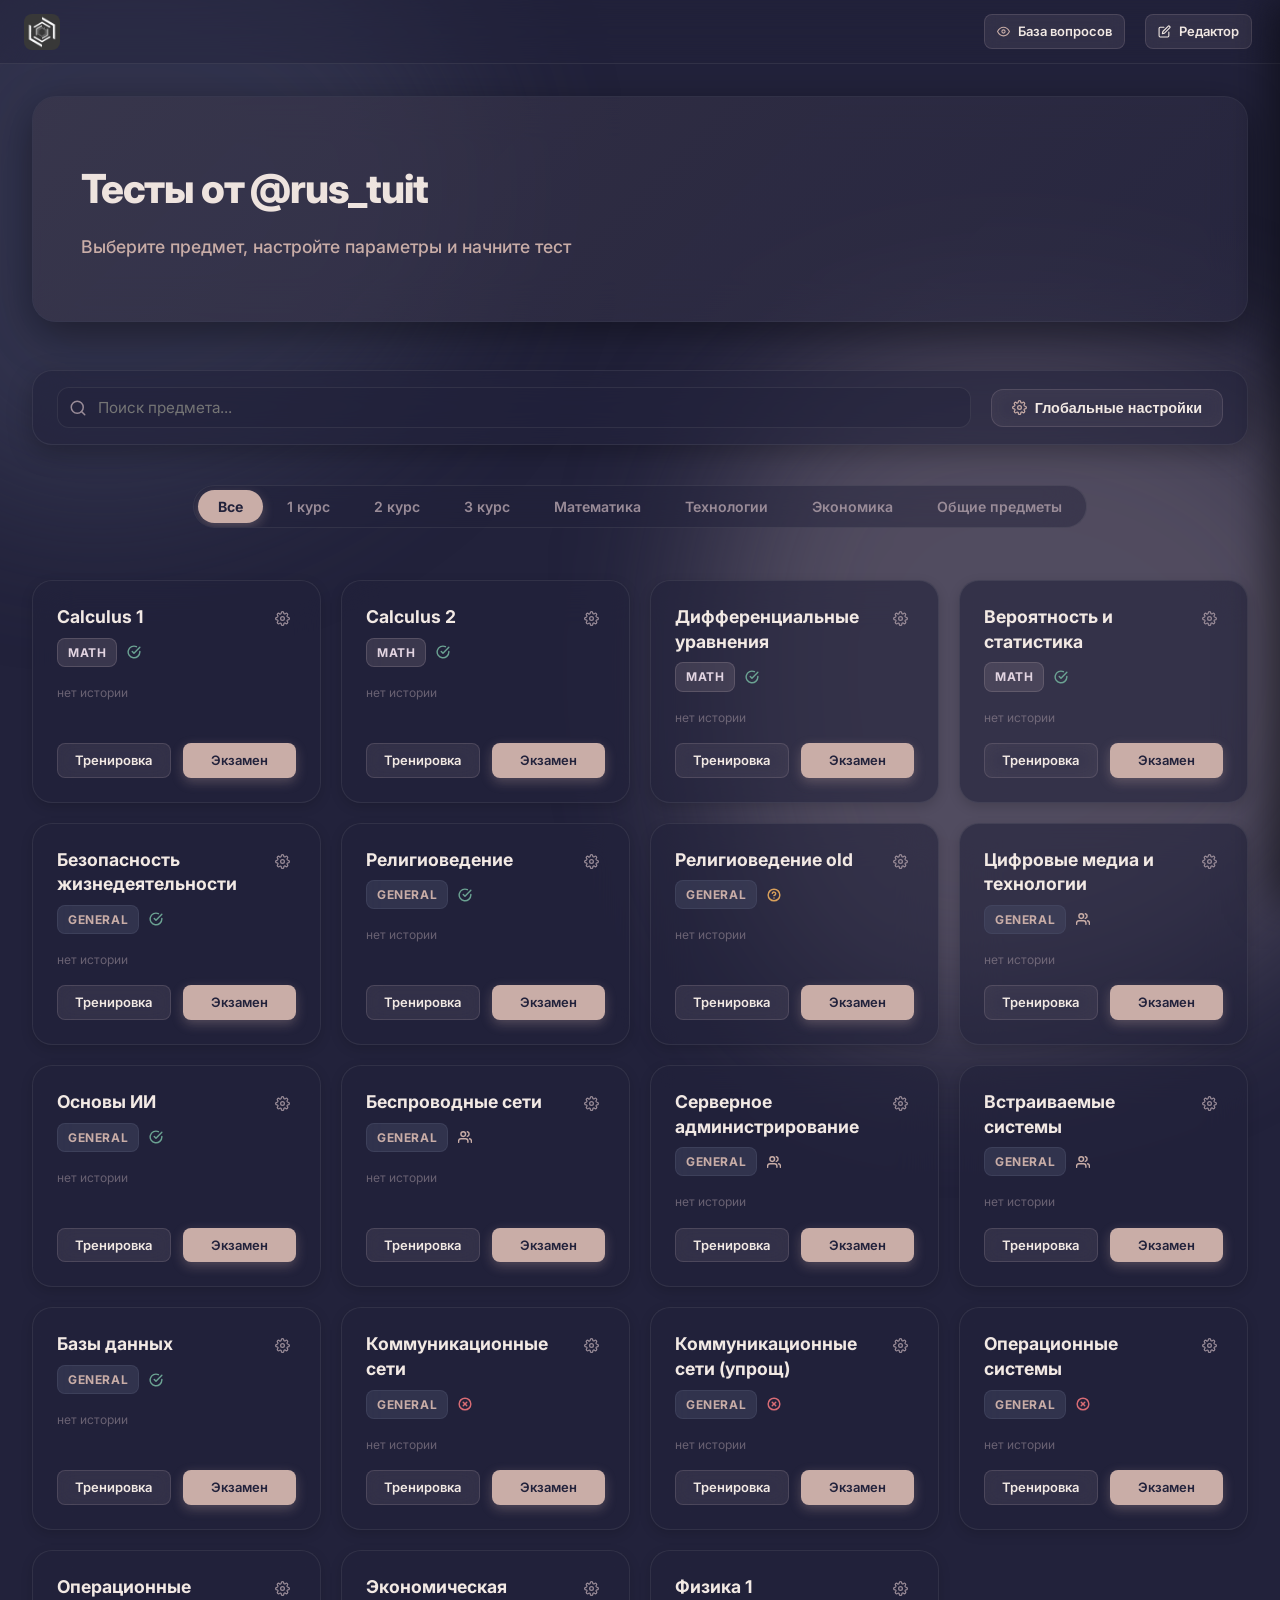
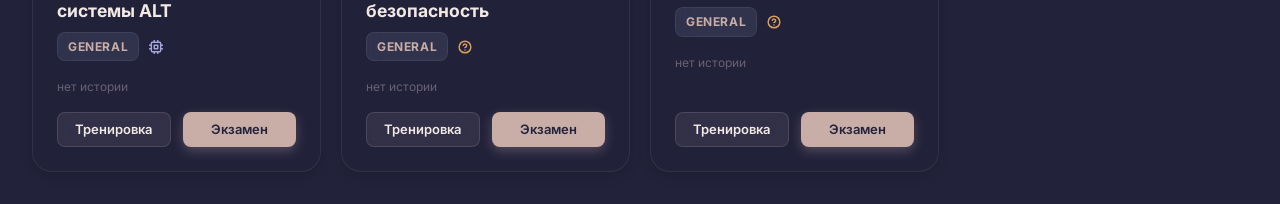
<file: index.html>
<!DOCTYPE html>
<html lang="ru">
<head>
  <meta charset="UTF-8">
  <meta name="viewport" content="width=device-width, initial-scale=1.0">
  <title>Quiz Platform</title>
  <link rel="stylesheet" href="assets/style.css">
</head>
<body>
<div style="min-height:100vh;">

  <header class="app-header">
    <a href="index.html" class="logo">
      <img src="assets/logo.png" alt="QuizPlatform" class="logo-img" draggable="false">
    </a>
    <span class="header-spacer"></span>
    <a href="viewer.html" class="btn btn-secondary btn-sm" style="margin-right:4px;">
      <svg width="13" height="13" viewBox="0 0 24 24" fill="none" stroke="currentColor" stroke-width="2" stroke-linecap="round" stroke-linejoin="round" style="color:var(--accent);"><path d="M1 12s4-8 11-8 11 8 11 8-4 8-11 8-11-8-11-8z"/><circle cx="12" cy="12" r="3"/></svg>
      База вопросов
    </a>
    <a href="editor.html" class="btn btn-secondary btn-sm" style="margin-right:4px;">
      <svg width="13" height="13" viewBox="0 0 24 24" fill="none" stroke="currentColor" stroke-width="2" stroke-linecap="round" stroke-linejoin="round"><path d="M11 4H4a2 2 0 0 0-2 2v14a2 2 0 0 0 2 2h14a2 2 0 0 0 2-2v-7"/><path d="M18.5 2.5a2.121 2.121 0 0 1 3 3L12 15l-4 1 1-4 9.5-9.5z"/></svg>
      Редактор
    </a>
    <button id="theme-toggle" class="btn-icon" title="Сменить тему"></button>
  </header>

  <main class="app-main">

    <!-- Hero -->
    <div class="index-hero">
      <h1>Тесты от @rus_tuit</h1>
      <p>Выберите предмет, настройте параметры и начните тест</p>
    </div>

    <!-- Global Toolbar -->
    <div class="global-toolbar card" style="padding: 16px 24px; margin-bottom: 40px; display: flex; flex-wrap: wrap; gap: 20px; align-items: center; justify-content: space-between;">
      
      <!-- Search -->
      <div class="search-box" style="flex: 1; min-width: 260px; position: relative;">
        <svg width="18" height="18" viewBox="0 0 24 24" fill="none" stroke="currentColor" stroke-width="2" stroke-linecap="round" stroke-linejoin="round" style="position: absolute; left: 12px; top: 50%; transform: translateY(-50%); color: var(--text-3);"><circle cx="11" cy="11" r="8"/><line x1="21" y1="21" x2="16.65" y2="16.65"/></svg>
        <input type="text" id="search-subjects" placeholder="Поиск предмета..." style="width: 100%; padding: 10px 12px 10px 40px; background: rgba(34, 34, 59, 0.4); border: 1px solid var(--glass-border); border-radius: var(--radius); color: var(--text); outline: none;">
      </div>

      <!-- Settings button -->
      <div>
        <button id="btn-global-settings" class="btn btn-secondary" title="Глобальные настройки">
          <svg width="15" height="15" viewBox="0 0 24 24" fill="none" stroke="currentColor" stroke-width="2" stroke-linecap="round" stroke-linejoin="round" style="color:var(--accent);"><circle cx="12" cy="12" r="3"/><path d="M19.4 15a1.65 1.65 0 0 0 .33 1.82l.06.06a2 2 0 0 1-2.83 2.83l-.06-.06a1.65 1.65 0 0 0-1.82-.33 1.65 1.65 0 0 0-1 1.51V21a2 2 0 0 1-4 0v-.09A1.65 1.65 0 0 0 9 19.4a1.65 1.65 0 0 0-1.82.33l-.06.06a2 2 0 0 1-2.83-2.83l.06-.06A1.65 1.65 0 0 0 4.68 15a1.65 1.65 0 0 0-1.51-1H3a2 2 0 0 1 0-4h.09A1.65 1.65 0 0 0 4.6 9a1.65 1.65 0 0 0-.33-1.82l-.06-.06a2 2 0 0 1 2.83-2.83l.06.06A1.65 1.65 0 0 0 9 4.68a1.65 1.65 0 0 0 1-1.51V3a2 2 0 0 1 4 0v.09a1.65 1.65 0 0 0 1 1.51 1.65 1.65 0 0 0 1.82-.33l.06-.06a2 2 0 0 1 2.83 2.83l-.06.06A1.65 1.65 0 0 0 19.4 9a1.65 1.65 0 0 0 1.51 1H21a2 2 0 0 1 0 4h-.09a1.65 1.65 0 0 0-1.51 1z"/></svg>
          Глобальные настройки
        </button>
      </div>

    </div>

    <!-- Loading state -->
    <div id="subjects-loading" class="empty-state">
      <svg width="32" height="32" viewBox="0 0 24 24" fill="none" stroke="currentColor" stroke-width="1.5" stroke-linecap="round" stroke-linejoin="round"><path d="M4 19.5A2.5 2.5 0 0 1 6.5 17H20"/><path d="M6.5 2H20v20H6.5A2.5 2.5 0 0 1 4 19.5v-15A2.5 2.5 0 0 1 6.5 2z"/></svg>
      <p>Загрузка предметов...</p>
    </div>

    <!-- Error state -->
    <div id="subjects-error" class="hidden">
      <div class="card" style="border-color: var(--danger);">
        <p class="text-danger">Не удалось загрузить список предметов. Откройте страницу через HTTP-сервер.</p>
        <p class="text-muted text-sm mt-2">Используйте: <code>python -m http.server 8080</code> или Live Server в VS Code</p>
      </div>
    </div>

    <!-- Tabs Navigation -->
    <div id="subjects-tabs-container" class="hidden" style="margin-bottom: 28px; display: flex; justify-content: center;">
      <div class="tabs" id="subjects-tabs"></div>
    </div>

    <!-- Unified Subjects Grid -->
    <div id="subjects-grid-section" class="hidden">
      <div class="subject-grid" id="cards-container"></div>
    </div>

    <!-- History section -->
    <section class="history-section hidden" id="history-section">
      <h2 style="display:flex;align-items:center;gap:8px;">
        <svg width="17" height="17" viewBox="0 0 24 24" fill="none" stroke="currentColor" stroke-width="2" stroke-linecap="round" stroke-linejoin="round"><polyline points="1 4 1 10 7 10"/><path d="M3.51 15a9 9 0 1 0 .49-4.54"/></svg>
        История тестов
      </h2>
      <div id="history-entries" style="margin-top:16px;"></div>
    </section>

  </main>
</div>

<!-- Mobile bottom nav (visible only on ≤768px) -->
<nav class="bottom-nav">
  <a href="#subjects-grid-section" class="bottom-nav-item">
    <svg width="20" height="20" viewBox="0 0 24 24" fill="none" stroke="currentColor" stroke-width="2" stroke-linecap="round" stroke-linejoin="round"><path d="M4 19.5A2.5 2.5 0 0 1 6.5 17H20"/><path d="M6.5 2H20v20H6.5A2.5 2.5 0 0 1 4 19.5v-15A2.5 2.5 0 0 1 6.5 2z"/></svg>
    <span>Предметы</span>
  </a>
  <a href="viewer.html" class="bottom-nav-item">
    <svg width="20" height="20" viewBox="0 0 24 24" fill="none" stroke="currentColor" stroke-width="2.5" stroke-linecap="round" stroke-linejoin="round" style="color:var(--accent);"><path d="M1 12s4-8 11-8 11 8 11 8-4 8-11 8-11-8-11-8z"/><circle cx="12" cy="12" r="3"/></svg>
    <span>База</span>
  </a>
  <a href="#history-section" class="bottom-nav-item">
    <svg width="20" height="20" viewBox="0 0 24 24" fill="none" stroke="currentColor" stroke-width="2" stroke-linecap="round" stroke-linejoin="round"><polyline points="1 4 1 10 7 10"/><path d="M3.51 15a9 9 0 1 0 .49-4.54"/></svg>
    <span>История</span>
  </a>
</nav>

<!-- History modal -->
<div class="modal-backdrop hidden" id="history-modal">
  <div class="modal">
    <div class="modal-header">
      <h2 id="history-modal-title">Результаты сессии</h2>
      <button class="btn btn-ghost btn-sm" id="history-modal-close" style="padding:4px 8px;">
        <svg width="16" height="16" viewBox="0 0 24 24" fill="none" stroke="currentColor" stroke-width="2" stroke-linecap="round" stroke-linejoin="round"><line x1="18" y1="6" x2="6" y2="18"/><line x1="6" y1="6" x2="18" y2="18"/></svg>
      </button>
    </div>
    <div class="modal-body" id="history-modal-body"></div>
  </div>
</div>

<!-- Settings Sidebar -->
<div class="settings-sidebar-overlay" id="sidebar-overlay"></div>
<div class="settings-sidebar" id="sidebar-panel">
  <div class="settings-sidebar-header">
    <h2 id="sidebar-title">
      <svg width="20" height="20" viewBox="0 0 24 24" fill="none" stroke="currentColor" stroke-width="2.5" stroke-linecap="round" stroke-linejoin="round" style="color:var(--accent);"><circle cx="12" cy="12" r="3"/><path d="M19.4 15a1.65 1.65 0 0 0 .33 1.82l.06.06a2 2 0 0 1-2.83 2.83l-.06-.06a1.65 1.65 0 0 0-1.82-.33 1.65 1.65 0 0 0-1 1.51V21a2 2 0 0 1-4 0v-.09A1.65 1.65 0 0 0 9 19.4a1.65 1.65 0 0 0-1.82.33l-.06.06a2 2 0 0 1-2.83-2.83l.06-.06A1.65 1.65 0 0 0 4.68 15a1.65 1.65 0 0 0-1.51-1H3a2 2 0 0 1 0-4h.09A1.65 1.65 0 0 0 4.6 9a1.65 1.65 0 0 0-.33-1.82l-.06-.06a2 2 0 0 1 2.83-2.83l.06.06A1.65 1.65 0 0 0 9 4.68a1.65 1.65 0 0 0 1-1.51V3a2 2 0 0 1 4 0v.09a1.65 1.65 0 0 0 1 1.51 1.65 1.65 0 0 0 1.82-.33l.06-.06a2 2 0 0 1 2.83 2.83l-.06.06A1.65 1.65 0 0 0 19.4 9a1.65 1.65 0 0 0 1.51 1H21a2 2 0 0 1 0 4h-.09a1.65 1.65 0 0 0-1.51 1z"/></svg>
      <span id="sidebar-header-text">Настройки</span>
    </h2>
    <button class="btn btn-ghost btn-sm" id="sidebar-close" style="padding:4px 8px;">
      <svg width="16" height="16" viewBox="0 0 24 24" fill="none" stroke="currentColor" stroke-width="2" stroke-linecap="round" stroke-linejoin="round"><line x1="18" y1="6" x2="6" y2="18"/><line x1="6" y1="6" x2="18" y2="18"/></svg>
    </button>
  </div>
  
  <div class="settings-sidebar-body">
    <!-- Section: Global / Exam parameters -->
    <div id="section-global-settings">
      <div class="setting-section-title">Общие настройки</div>
      
      <div class="form-row" style="margin-bottom: 18px;">
        <label style="margin-bottom: 8px;">Время на экзамен (минут)</label>
        <div style="display:flex; align-items:center; gap: 12px;">
          <input type="range" id="global-exam-time-slider" min="10" max="180" step="5" value="60" style="flex:1; accent-color: var(--accent);">
          <input type="number" id="global-exam-time" value="60" min="1" max="300" class="sidebar-input-number">
        </div>
      </div>
      
      <label class="switch-row" style="margin-bottom: 12px;">
        <span class="switch-label">
          <span class="switch-title">Мгновенный ответ</span>
          <span class="switch-desc">Показывать правильный вариант сразу при выборе в режиме тренировки</span>
        </span>
        <input type="checkbox" id="global-practice-mode" class="custom-switch-input">
        <span class="custom-switch-slider"></span>
      </label>
    </div>
    
    <!-- Section: Subject Specific Settings (hidden when global is open) -->
    <div id="section-subject-settings" class="hidden">
      <div class="divider" style="margin: 8px 0 20px;"></div>
      <div class="setting-section-title" id="subject-settings-title" style="margin-bottom: 14px;">Параметры теста</div>
      
      <!-- Questions count Segmented Control -->
      <div class="form-row" style="margin-bottom: 20px;">
        <label style="margin-bottom: 8px;">Количество вопросов</label>
        <div class="segmented-control" id="subject-count-segments" style="margin-bottom: 10px;">
          <button type="button" class="segment-btn" data-value="10">10</button>
          <button type="button" class="segment-btn" data-value="20">20</button>
          <button type="button" class="segment-btn" data-value="30">30</button>
          <button type="button" class="segment-btn" data-value="50">50</button>
          <button type="button" class="segment-btn" data-value="all">Все</button>
          <button type="button" class="segment-btn" data-value="custom">Свой</button>
        </div>
        
        <div id="subject-custom-count-container" class="hidden" style="display:flex; align-items:center; gap:10px;">
          <input type="number" id="subject-custom-count" min="1" value="20" style="width:100%; max-width: 100px; padding: 6px 12px;">
          <span class="text-xs text-muted">вопросов (всего доступно: <span id="subject-total-q-indicator">...</span>)</span>
        </div>
      </div>
      
      <!-- Shuffling switches -->
      <div style="display:flex; flex-direction:column; gap:12px; margin-bottom: 20px;">
        <label class="switch-row">
          <span class="switch-label">
            <span class="switch-title">Перемешать вопросы</span>
            <span class="switch-desc">Выводить вопросы теста в случайном порядке</span>
          </span>
          <input type="checkbox" id="subject-shuffle-q" class="custom-switch-input">
          <span class="custom-switch-slider"></span>
        </label>
        
        <label class="switch-row">
          <span class="switch-label">
            <span class="switch-title">Перемешать ответы</span>
            <span class="switch-desc">Каждый раз перемешивать варианты ответов</span>
          </span>
          <input type="checkbox" id="subject-shuffle-a" class="custom-switch-input">
          <span class="custom-switch-slider"></span>
        </label>
      </div>
      
      <!-- Math sections categories -->
      <div id="math-type-selection-container" class="hidden">
        <label style="margin-bottom: 8px;">Разделы для тренировки:</label>
        <div class="chips-grid" id="math-types-grid">
          <!-- chips loaded dynamically -->
        </div>
      </div>
    </div>
  </div>
  
  <div class="settings-sidebar-footer">
    <button class="btn btn-primary" id="sidebar-save-btn">Сохранить</button>
  </div>
</div>

<script src="https://cdn.sheetjs.com/xlsx-0.20.3/package/dist/xlsx.full.min.js"></script>
<script src="assets/quiz.js"></script>
<script>
let allSubjects = [];
const subjectTotalQuestions = {};
let activeSidebarSubjectId = null;
let activeTab = 'all';

// Sidebar elements
let sidebarOverlay, sidebarPanel, sidebarTitle, sidebarClose, sidebarSaveBtn, sidebarHeaderText;
let sectionGlobalSettings, sectionSubjectSettings;
let globalExamTimeSlider, globalExamTime, globalPracticeMode;
let subjectSettingsTitle, subjectCountSegments, subjectCustomCountContainer, subjectCustomCount, subjectTotalQIndicator;
let subjectShuffleQ, subjectShuffleA, mathTypeSelectionContainer, mathTypesGrid;

document.addEventListener('DOMContentLoaded', async () => {
  QuizUtils.initTheme();

  // Bind Sidebar DOM elements
  sidebarOverlay = document.getElementById('sidebar-overlay');
  sidebarPanel = document.getElementById('sidebar-panel');
  sidebarTitle = document.getElementById('sidebar-title');
  sidebarClose = document.getElementById('sidebar-close');
  sidebarSaveBtn = document.getElementById('sidebar-save-btn');
  sidebarHeaderText = document.getElementById('sidebar-header-text');

  sectionGlobalSettings = document.getElementById('section-global-settings');
  sectionSubjectSettings = document.getElementById('section-subject-settings');

  globalExamTimeSlider = document.getElementById('global-exam-time-slider');
  globalExamTime = document.getElementById('global-exam-time');
  globalPracticeMode = document.getElementById('global-practice-mode');

  subjectSettingsTitle = document.getElementById('subject-settings-title');
  subjectCountSegments = document.getElementById('subject-count-segments');
  subjectCustomCountContainer = document.getElementById('subject-custom-count-container');
  subjectCustomCount = document.getElementById('subject-custom-count');
  subjectTotalQIndicator = document.getElementById('subject-total-q-indicator');
  subjectShuffleQ = document.getElementById('subject-shuffle-q');
  subjectShuffleA = document.getElementById('subject-shuffle-a');
  mathTypeSelectionContainer = document.getElementById('math-type-selection-container');
  mathTypesGrid = document.getElementById('math-types-grid');

  // Sidebar events
  sidebarClose.addEventListener('click', closeSettingsSidebar);
  sidebarOverlay.addEventListener('click', closeSettingsSidebar);

  // Time slider sync
  globalExamTimeSlider.addEventListener('input', e => {
    globalExamTime.value = e.target.value;
  });
  globalExamTime.addEventListener('input', e => {
    let val = parseInt(e.target.value) || 60;
    val = Math.max(1, Math.min(300, val));
    globalExamTimeSlider.value = val;
  });

  // Quantity Segmented Control click handler
  subjectCountSegments.querySelectorAll('.segment-btn').forEach(btn => {
    btn.addEventListener('click', () => {
      subjectCountSegments.querySelectorAll('.segment-btn').forEach(b => b.classList.remove('active'));
      btn.classList.add('active');
      if (btn.dataset.value === 'custom') {
        subjectCustomCountContainer.classList.remove('hidden');
      } else {
        subjectCustomCountContainer.classList.add('hidden');
      }
    });
  });

  // Sidebar Save Click Handler
  sidebarSaveBtn.addEventListener('click', () => {
    // Save global settings
    const gTime = parseInt(globalExamTime.value) || 60;
    const gImm = globalPracticeMode.checked;
    QuizUtils.saveSettings('global', { time: gTime, immFB: gImm });

    // Save subject settings if a subject is active
    if (activeSidebarSubjectId && activeSidebarSubjectId !== 'global') {
      const activeBtn = subjectCountSegments.querySelector('.segment-btn.active');
      const segmentVal = activeBtn ? activeBtn.dataset.value : '20';

      let count = 20;
      let allQ = false;
      if (segmentVal === 'all') {
        allQ = true;
        count = subjectTotalQuestions[activeSidebarSubjectId] || 20;
      } else if (segmentVal === 'custom') {
        count = parseInt(subjectCustomCount.value) || 20;
      } else {
        count = parseInt(segmentVal) || 20;
      }

      const shuffleQ = subjectShuffleQ.checked;
      const shuffleA = subjectShuffleA.checked;

      let types = [];
      if (mathTypesGrid.querySelectorAll('.chip-btn.active').length) {
        mathTypesGrid.querySelectorAll('.chip-btn.active').forEach(chip => types.push(chip.dataset.value));
      }

      QuizUtils.saveSettings('subject_' + activeSidebarSubjectId, {
        count,
        allQ,
        shuffleQ,
        shuffleA,
        types
      });
    }

    updateAllStartLinks();
    closeSettingsSidebar();
    QuizUtils.toast('Настройки сохранены', 'success');
  });

  // Global settings toolbar button
  document.getElementById('btn-global-settings').addEventListener('click', () => {
    openSettingsSidebar('global');
  });

  try {
    const manifest = await QuizUtils.loadManifest();
    document.getElementById('subjects-loading').classList.add('hidden');
    allSubjects = manifest.subjects;

    if (manifest.subjects.length) {
      document.getElementById('subjects-tabs-container').classList.remove('hidden');
      document.getElementById('subjects-grid-section').classList.remove('hidden');

      // Generate Tab Buttons dynamically from manifest with fallback
      const categories = manifest.categories && manifest.categories.length 
        ? manifest.categories 
        : [
            {"id": "all", "label": "Все"},
            {"id": "1-course", "label": "1 курс"},
            {"id": "2-course", "label": "2 курс"},
            {"id": "3-course", "label": "3 курс"},
            {"id": "math", "label": "Математика"},
            {"id": "technologies", "label": "Технологии"},
            {"id": "economics", "label": "Экономика"},
            {"id": "security", "label": "Безопасность"},
            {"id": "other", "label": "Другое"}
          ];

      const tabsDiv = document.getElementById('subjects-tabs');
      if (tabsDiv && categories.length) {
        tabsDiv.innerHTML = categories.map((cat, idx) => 
          `<button type="button" class="tab-btn ${idx === 0 ? 'active' : ''}" data-tag="${cat.id}">${cat.label}</button>`
        ).join('');
        
        // set default active tab from the first category
        activeTab = categories[0].id;
        
        const tabButtons = tabsDiv.querySelectorAll('.tab-btn');
        tabButtons.forEach(btn => {
          btn.addEventListener('click', () => {
            tabButtons.forEach(b => b.classList.remove('active'));
            btn.classList.add('active');
            activeTab = btn.dataset.tag;
            filterSubjects();
          });
        });
      }

      // Render cards in single grid
      manifest.subjects.forEach(s => renderCard(s, 'cards-container'));
    }

    renderHistorySection(manifest.subjects);

    // Load question counts in background
    manifest.subjects.forEach(s => {
      QuizUtils.loadQuestions(s.file).then(qs => {
        const total = qs.length;
        subjectTotalQuestions[s.id] = total;
        
        const countEl = document.getElementById('q-count-' + s.id);
        if (countEl) countEl.textContent = total + ' вопр.';
        
        // update start links once count is loaded to generate correct all-q link parameter values
        updateAllStartLinks();
      }).catch(() => {
        const el = document.getElementById('q-count-' + s.id);
        if (el) el.textContent = '';
      });
    });

  } catch (e) {
    document.getElementById('subjects-loading').classList.add('hidden');
    document.getElementById('subjects-error').classList.remove('hidden');
  }

  document.getElementById('history-modal-close').addEventListener('click', closeHistoryModal);
  document.getElementById('history-modal').addEventListener('click', e => {
    if (e.target === e.currentTarget) closeHistoryModal();
  });

  // Search logic
  const searchInput = document.getElementById('search-subjects');
  if (searchInput) {
    searchInput.addEventListener('input', () => {
      filterSubjects();
    });
  }
});

/* ============================================================
   Subject card rendering
============================================================ */
function getStatusIconHtml(status) {
  if (!status) return '';
  
  const s = String(status).toLowerCase().trim();
  let label = '';
  let className = '';
  let svg = '';
  
  if (s === 'relevant' || s === 'актуально') {
    label = 'Актуально';
    className = 'status-relevant';
    svg = `<svg width="14" height="14" viewBox="0 0 24 24" fill="none" stroke="currentColor" stroke-width="2.5" stroke-linecap="round" stroke-linejoin="round"><path d="M22 11.08V12a10 10 0 1 1-5.93-9.14"/><polyline points="22 4 12 14.01 9 11.01"/></svg>`;
  } else if (s === 'outdated' || s === 'неактуально') {
    label = 'Неактуально';
    className = 'status-outdated';
    svg = `<svg width="14" height="14" viewBox="0 0 24 24" fill="none" stroke="currentColor" stroke-width="2.5" stroke-linecap="round" stroke-linejoin="round"><circle cx="12" cy="12" r="10"/><line x1="15" y1="9" x2="9" y2="15"/><line x1="9" y1="9" x2="15" y2="15"/></svg>`;
  } else if (s === 'community' || s === 'создано подписчиками' || s === 'подписчики') {
    label = 'Создано подписчиками';
    className = 'status-community';
    svg = `<svg width="14" height="14" viewBox="0 0 24 24" fill="none" stroke="currentColor" stroke-width="2.5" stroke-linecap="round" stroke-linejoin="round"><path d="M17 21v-2a4 4 0 0 0-4-4H5a4 4 0 0 0-4 4v2"/><circle cx="9" cy="7" r="4"/><path d="M23 21v-2a4 4 0 0 0-3-3.87"/><path d="M16 3.13a4 4 0 0 1 0 7.75"/></svg>`;
  } else if (s === 'doubtful' || s === 'под вопросом') {
    label = 'Под вопросом';
    className = 'status-doubtful';
    svg = `<svg width="14" height="14" viewBox="0 0 24 24" fill="none" stroke="currentColor" stroke-width="2.5" stroke-linecap="round" stroke-linejoin="round"><circle cx="12" cy="12" r="10"/><path d="M9.09 9a3 3 0 0 1 5.83 1c0 2-3 3-3 3"/><line x1="12" y1="17" x2="12.01" y2="17"/></svg>`;
  } else if (s === 'ai' || s === 'сгенерировано ии' || s === 'ии') {
    label = 'Сгенерировано ИИ';
    className = 'status-ai';
    svg = `<svg width="14" height="14" viewBox="0 0 24 24" fill="none" stroke="currentColor" stroke-width="2.5" stroke-linecap="round" stroke-linejoin="round"><rect x="4" y="4" width="16" height="16" rx="2" ry="2"/><rect x="9" y="9" width="6" height="6"/><line x1="9" y1="1" x2="9" y2="4"/><line x1="15" y1="1" x2="15" y2="4"/><line x1="9" y1="20" x2="9" y2="23"/><line x1="15" y1="20" x2="15" y2="23"/><line x1="20" y1="9" x2="23" y2="9"/><line x1="20" y1="15" x2="23" y2="15"/><line x1="1" y1="9" x2="4" y2="9"/><line x1="1" y1="15" x2="4" y2="15"/></svg>`;
  } else {
    return '';
  }
  
  return `<span class="status-indicator ${className}" tabindex="0" role="button" aria-label="${label}" data-tooltip="${label}">${svg}</span>`;
}

function renderCard(subject, containerId) {
  const history  = QuizUtils.loadHistory(subject.id);
  const answered = QuizUtils.loadAnswered(subject.id);

  const card = document.createElement('div');
  card.className = 'subject-card';
  card.dataset.tags = subject.tags ? subject.tags.join(',') : '';

  const historyHtml = history.length
    ? history.map(h => {
        const score = h.mode === 'exam' ? `${h.score}/${h.total}` : `${h.percent}%`;
        return `<span class="history-pill">${score}</span>`;
      }).join('')
    : '<span class="text-faint text-xs">нет истории</span>';

  const answeredCount = answered.size;
  const statusHtml = getStatusIconHtml(subject.status);

  card.innerHTML = `
    <div class="subject-card-header">
      <div style="flex:1;min-width:0;">
        <div class="subject-card-name">${subject.name}</div>
        <div class="subject-card-meta mt-2" style="display:flex;align-items:center;gap:8px;flex-wrap:wrap;">
          <span class="badge badge-${subject.type}">${subject.type === 'math' ? 'Math' : 'General'}</span>
          ${statusHtml}
          <span id="q-count-${subject.id}" class="text-xs text-muted">...</span>
          ${answeredCount > 0 ? `<span class="text-xs text-success">${answeredCount} отвечено</span>` : ''}
        </div>
      </div>
      <button class="btn btn-ghost btn-sm gear-btn" title="Настройки" style="padding:5px;">
        <svg width="15" height="15" viewBox="0 0 24 24" fill="none" stroke="currentColor" stroke-width="2" stroke-linecap="round" stroke-linejoin="round"><circle cx="12" cy="12" r="3"/><path d="M19.4 15a1.65 1.65 0 0 0 .33 1.82l.06.06a2 2 0 0 1-2.83 2.83l-.06-.06a1.65 1.65 0 0 0-1.82-.33 1.65 1.65 0 0 0-1 1.51V21a2 2 0 0 1-4 0v-.09A1.65 1.65 0 0 0 9 19.4a1.65 1.65 0 0 0-1.82.33l-.06.06a2 2 0 0 1-2.83-2.83l.06-.06A1.65 1.65 0 0 0 4.68 15a1.65 1.65 0 0 0-1.51-1H3a2 2 0 0 1 0-4h.09A1.65 1.65 0 0 0 4.6 9a1.65 1.65 0 0 0-.33-1.82l-.06-.06a2 2 0 0 1 2.83-2.83l.06.06A1.65 1.65 0 0 0 9 4.68a1.65 1.65 0 0 0 1-1.51V3a2 2 0 0 1 4 0v.09a1.65 1.65 0 0 0 1 1.51 1.65 1.65 0 0 0 1.82-.33l.06-.06a2 2 0 0 1 2.83 2.83l-.06.06A1.65 1.65 0 0 0 19.4 9a1.65 1.65 0 0 0 1.51 1H21a2 2 0 0 1 0 4h-.09a1.65 1.65 0 0 0-1.51 1z"/></svg>
      </button>
    </div>

    <div class="subject-card-history">${historyHtml}</div>

    <div class="subject-card-actions">
      <a href="" class="btn btn-secondary btn-sm" id="btn-practice-${subject.id}">Тренировка</a>
      <a href="" class="btn btn-primary btn-sm" id="btn-exam-${subject.id}">Экзамен</a>
    </div>
  `;

  document.getElementById(containerId).appendChild(card);

  // Bind gear-btn click
  card.querySelector('.gear-btn').addEventListener('click', () => {
    openSettingsSidebar(subject.id);
  });
}

function filterSubjects() {
  const term = (document.getElementById('search-subjects')?.value || '').toLowerCase().trim();
  document.querySelectorAll('.subject-card').forEach(card => {
    const name = card.querySelector('.subject-card-name').textContent.toLowerCase();
    const cardTags = card.dataset.tags ? card.dataset.tags.split(',') : [];
    const matchesSearch = name.includes(term);
    const matchesTab = (activeTab === 'all' || cardTags.includes(activeTab));
    
    if (matchesSearch && matchesTab) {
      card.style.display = '';
    } else {
      card.style.display = 'none';
    }
  });
}

function updateAllStartLinks() {
  const gSettings = QuizUtils.loadSettings('global');
  const gTime = gSettings.time || '60';
  const gImm  = gSettings.immFB ? '1' : '0';

  allSubjects.forEach(subject => {
    const saved = QuizUtils.loadSettings('subject_' + subject.id);
    const quizPage = subject.type === 'math' ? 'math-quiz.html' : 'quiz.html';

    const count    = saved.count !== undefined ? saved.count : 20;
    const allQ     = saved.allQ  !== undefined ? saved.allQ  : false;
    const shuffleQ = saved.shuffleQ !== undefined ? saved.shuffleQ : true;
    const shuffleA = saved.shuffleA !== undefined ? saved.shuffleA : true;

    const countParam = allQ ? '' : `&count=${count}`;
    const allQParam  = allQ ? '&allQ=1' : '';
    const sq         = shuffleQ ? '1' : '0';
    const sa         = shuffleA ? '1' : '0';

    const base = `${quizPage}?subject=${subject.id}${countParam}${allQParam}&shuffleQ=${sq}&shuffleA=${sa}&time=${gTime}&immFB=${gImm}`;
    let practiceUrl = base + '&mode=practice';
    if (subject.type === 'math') {
      const selectedTypes = saved.types || Array.from({length: 14}, (_, i) => String(i+1));
      practiceUrl += '&types=' + encodeURIComponent(selectedTypes.join(','));
    }

    const btnPractice = document.getElementById('btn-practice-' + subject.id);
    const btnExam = document.getElementById('btn-exam-' + subject.id);
    if (btnPractice) btnPractice.href = practiceUrl;
    if (btnExam) btnExam.href = base + '&mode=exam';
  });
}

/* ============================================================
   Sidebar open/close logic
============================================================ */
function openSettingsSidebar(subjectId) {
  activeSidebarSubjectId = subjectId;

  // Pre-load global settings
  const gSettings = QuizUtils.loadSettings('global');
  const gTime = gSettings.time || 60;
  globalExamTimeSlider.value = gTime;
  globalExamTime.value = gTime;
  globalPracticeMode.checked = gSettings.immFB !== undefined ? gSettings.immFB : false;

  if (subjectId === 'global') {
    sidebarHeaderText.textContent = 'Глобальные настройки';
    sectionGlobalSettings.classList.remove('hidden');
    sectionSubjectSettings.classList.add('hidden');
  } else {
    const subject = allSubjects.find(s => s.id === subjectId);
    if (!subject) return;

    sidebarHeaderText.textContent = subject.name;
    sectionGlobalSettings.classList.remove('hidden');
    sectionSubjectSettings.classList.remove('hidden');

    // Pre-load subject settings
    const saved = QuizUtils.loadSettings('subject_' + subjectId);
    const totalQ = subjectTotalQuestions[subjectId] || 0;
    subjectTotalQIndicator.textContent = totalQ;

    subjectShuffleQ.checked = saved.shuffleQ !== undefined ? saved.shuffleQ : true;
    subjectShuffleA.checked = saved.shuffleA !== undefined ? saved.shuffleA : true;

    const count = saved.count !== undefined ? saved.count : 20;
    const allQ  = saved.allQ  !== undefined ? saved.allQ  : false;

    subjectCountSegments.querySelectorAll('.segment-btn').forEach(btn => {
      btn.classList.remove('active');
    });
    subjectCustomCountContainer.classList.add('hidden');

    if (allQ) {
      const allBtn = subjectCountSegments.querySelector('[data-value="all"]');
      if (allBtn) allBtn.classList.add('active');
    } else if ([10, 20, 30, 50].includes(count)) {
      const segmentBtn = subjectCountSegments.querySelector(`[data-value="${count}"]`);
      if (segmentBtn) segmentBtn.classList.add('active');
    } else {
      const customBtn = subjectCountSegments.querySelector('[data-value="custom"]');
      if (customBtn) customBtn.classList.add('active');
      subjectCustomCountContainer.classList.remove('hidden');
      subjectCustomCount.value = count;
    }

    if (subject.type === 'math') {
      mathTypeSelectionContainer.classList.remove('hidden');
      mathTypesGrid.innerHTML = '';
      for (let i = 1; i <= 14; i++) {
        const btn = document.createElement('button');
        btn.type = 'button';
        btn.className = 'chip-btn';
        btn.textContent = i;
        btn.dataset.value = i;
        const isSelected = !saved.types || saved.types.includes(String(i));
        if (isSelected) btn.classList.add('active');
        btn.addEventListener('click', () => btn.classList.toggle('active'));
        mathTypesGrid.appendChild(btn);
      }
    } else {
      mathTypeSelectionContainer.classList.add('hidden');
    }
  }

  sidebarOverlay.classList.add('open');
  sidebarPanel.classList.add('open');
}

function closeSettingsSidebar() {
  sidebarOverlay.classList.remove('open');
  sidebarPanel.classList.remove('open');
  activeSidebarSubjectId = null;
}

/* ============================================================
   History section
============================================================ */
function renderHistorySection(subjects) {
  const container = document.getElementById('history-entries');
  container.innerHTML = '';

  const globalHistory = QuizUtils.loadGlobalHistory();
  if (!globalHistory.length) {
    document.getElementById('history-section').classList.add('hidden');
    return;
  }

  globalHistory.forEach((entry, idx) => {
    const subject = subjects.find(s => s.id === entry.subjectId);
    const subjectName = subject ? subject.name : 'Неизвестный предмет';

    const mode  = entry.mode === 'exam' ? 'Экзамен' : 'Тренировка';
    const score = entry.mode === 'exam'
      ? `${entry.score}/${entry.total} баллов`
      : `${entry.percent}% (${entry.score}/${entry.total})`;

    const isPassed = entry.mode === 'exam'
      ? (entry.score >= entry.total * 0.6)
      : (entry.percent >= 60);

    const el = document.createElement('div');
    el.className = 'history-entry';
    el.innerHTML = `
      <span class="history-entry-score">${score}</span>
      <div class="history-entry-meta" style="display:flex; flex-direction:column; gap:4px; flex:1; min-width:0;">
        <span style="font-weight:700; color:var(--text); overflow:hidden; text-overflow:ellipsis; white-space:nowrap; font-size:0.92rem;">${subjectName}</span>
        <span>${QuizUtils.formatDate(entry.date)} &middot; ${mode}</span>
      </div>
      <span class="history-entry-badge">
        <span class="badge ${isPassed ? 'badge-success' : 'badge-danger'}">${isPassed ? 'Сдан' : 'Не сдан'}</span>
      </span>
      <svg width="14" height="14" viewBox="0 0 24 24" fill="none" stroke="currentColor" stroke-width="2" stroke-linecap="round" stroke-linejoin="round" style="opacity:.5;flex-shrink:0;"><polyline points="9 18 15 12 9 6"/></svg>
    `;
    el.addEventListener('click', () => openHistoryModal(subject || { name: subjectName, id: entry.subjectId }, entry, idx));
    container.appendChild(el);
  });

  document.getElementById('history-section').classList.remove('hidden');
}

function openHistoryModal(subject, entry, idx) {
  const modal = document.getElementById('history-modal');
  const body  = document.getElementById('history-modal-body');
  const title = document.getElementById('history-modal-title');

  const mode = entry.mode === 'exam' ? 'Экзамен' : 'Тренировка';
  title.textContent = `${subject.name} — ${mode} ${QuizUtils.formatDate(entry.date)}`;

  body.innerHTML = '';
  QuizUtils.renderSessionResult(entry, body);

  modal.classList.remove('hidden');
}

function closeHistoryModal() {
  document.getElementById('history-modal').classList.add('hidden');
}
</script>
</body>
</html>
</file>
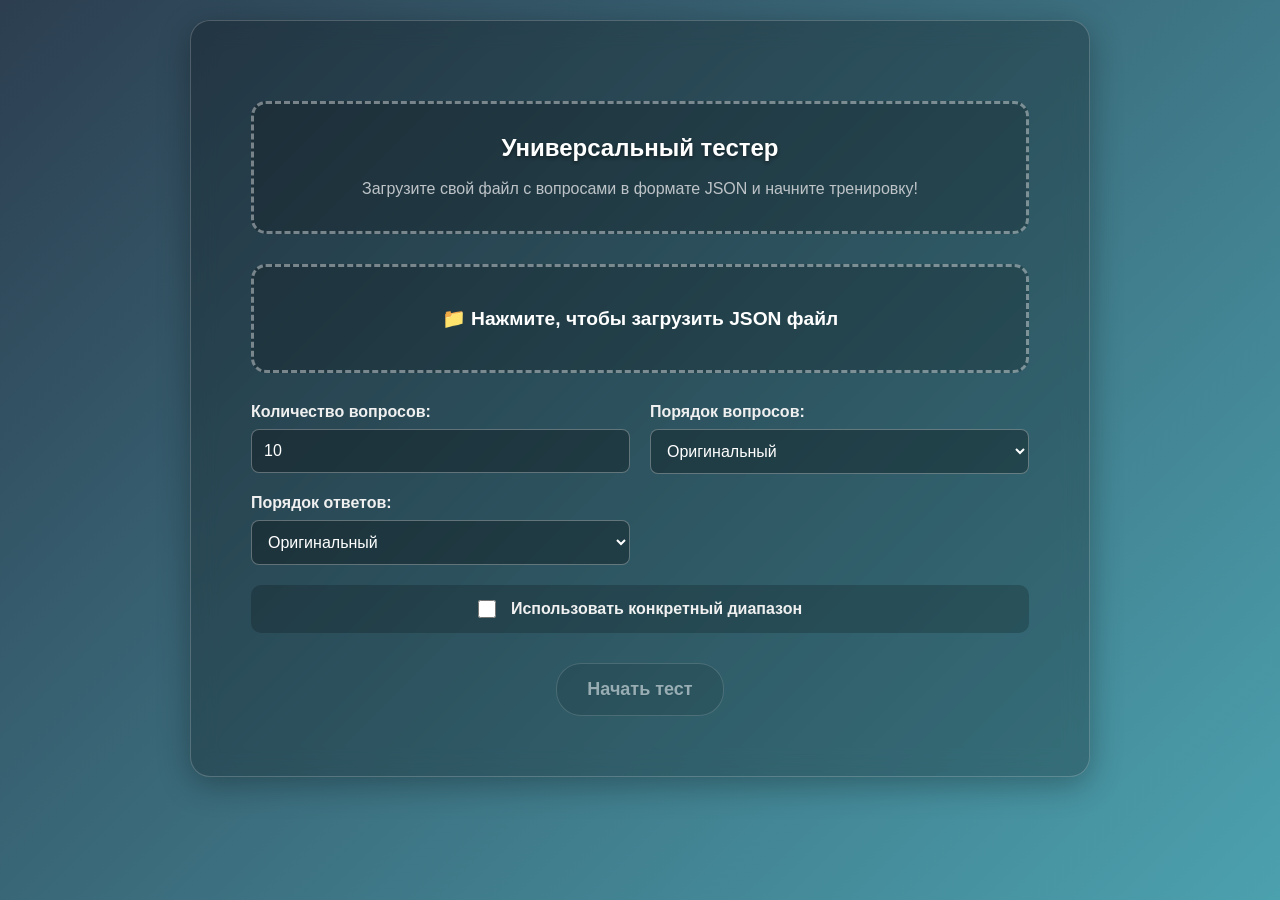
<file: json_tester.html>
<!DOCTYPE html>
<html lang="ru">
<head>
    <meta charset="UTF-8">
    <meta name="viewport" content="width=device-width, initial-scale=1.0">
    <title>Универсальный тестер от @dreamer_px</title>
    <style>
    * {
        margin: 0;
        padding: 0;
        box-sizing: border-box;
    }

    body {
        font-family: -apple-system, BlinkMacSystemFont, 'Segoe UI', Roboto, 'Helvetica Neue', Arial, sans-serif;
        background: linear-gradient(135deg, #2c3e50 0%, #4ca1af 100%);
        background-attachment: fixed;
        min-height: 100vh;
        padding: 20px;
        color: #ffffff;
    }

    .glass-panel {
        background: rgba(0, 0, 0, 0.25);
        -webkit-backdrop-filter: blur(12px);
        backdrop-filter: blur(12px);
        border: 1px solid rgba(255, 255, 255, 0.2);
        border-radius: 20px;
        box-shadow: 0 8px 32px 0 rgba(0, 0, 0, 0.3);
    }
    
    .container {
        max-width: 900px;
        margin: 0 auto;
        overflow: hidden;
        padding: 20px;
    }
    
    .setup-section, .quiz-section, .results-section {
        padding: 40px;
        text-align: center;
    }

    .info-box {
        border: 3px dashed rgba(255, 255, 255, 0.4);
        border-radius: 15px;
        padding: 30px;
        margin: 20px 0 30px;
        background: rgba(0, 0, 0, 0.2);
    }
    .info-box h2 {
        font-size: 1.5em;
        margin-bottom: 15px;
        text-shadow: 0 2px 4px rgba(0,0,0,0.5);
    }
    .info-box p {
        font-size: 1em;
        color: #bdc3c7;
        line-height: 1.5;
    }

    /* Стили для загрузки файла */
    .file-upload {
        border: 3px dashed rgba(255, 255, 255, 0.4);
        border-radius: 15px;
        padding: 40px;
        margin: 20px 0;
        background: rgba(0,0,0,0.2);
        transition: all 0.3s ease;
    }
    .file-upload:hover {
        background: rgba(0,0,0,0.3);
        border-color: #4ca1af;
    }
    .file-upload input[type="file"] {
        display: none;
    }
    .file-upload label {
        cursor: pointer;
        font-size: 1.2em;
        color: #ffffff;
        font-weight: bold;
    }

    .controls {
        display: grid;
        grid-template-columns: repeat(auto-fit, minmax(250px, 1fr));
        gap: 20px;
        margin: 30px 0;
    }

    .control-group { text-align: left; transition: opacity 0.3s ease; }
    .control-group.disabled { opacity: 0.4; pointer-events: none; }
    .control-group label {
        display: block;
        margin-bottom: 8px;
        font-weight: 600;
        color: #f0f0f0;
    }
    .control-group input[type="number"], .control-group select {
        width: 100%;
        padding: 12px;
        border: 1px solid rgba(255, 255, 255, 0.3);
        border-radius: 8px;
        font-size: 16px;
        background: rgba(0, 0, 0, 0.3);
        color: white;
        transition: border-color 0.3s ease, background-color 0.3s ease;
    }
    .control-group input:focus, .control-group select:focus {
        outline: none;
        border-color: #4ca1af;
        background-color: rgba(0, 0, 0, 0.4);
    }
    select option { background: #2c3e50; }

    .range-toggle-group {
        grid-column: 1 / -1;
        display: flex;
        align-items: center;
        justify-content: center;
        gap: 15px;
        background: rgba(0,0,0,0.2);
        padding: 15px;
        border-radius: 10px;
    }
    .range-toggle-group label { margin: 0; cursor: pointer; }
    .range-toggle-group input[type="checkbox"] {
        width: 18px;
        height: 18px;
        cursor: pointer;
    }
    
    #rangeSelectorGroup {
        grid-column: 1 / -1;
        text-align: center;
    }
    .range-inputs {
        display: inline-flex;
        gap: 10px;
        align-items: center;
        background: rgba(0,0,0,0.2);
        padding: 10px 15px;
        border-radius: 10px;
    }
    .range-inputs label { margin-bottom: 0; }
    .range-inputs input { width: 80px; text-align: center; }

    .start-buttons { display: flex; justify-content: center; gap: 20px; flex-wrap: wrap; }

    .btn {
        background: rgba(0, 0, 0, 0.2); color: white; border: 1px solid rgba(255, 255, 255, 0.3);
        padding: 15px 30px; border-radius: 25px; font-size: 18px; font-weight: bold;
        cursor: pointer; transition: all 0.3s ease; text-shadow: 0 1px 2px rgba(0,0,0,0.2);
    }
    .btn:hover:not(:disabled) {
        background: rgba(255, 255, 255, 0.1); transform: translateY(-2px);
        box-shadow: 0 6px 20px rgba(0,0,0, 0.2); border-color: rgba(255, 255, 255, 0.5);
    }
    .btn:disabled { opacity: 0.5; cursor: not-allowed; }

    .quiz-section { display: none; }
    
    .question-nav { padding: 0; margin-bottom: 30px; }
    .nav-buttons {
        display: flex; overflow-x: auto; gap: 10px; margin-bottom: 20px; padding: 10px;
        scrollbar-width: thin; scrollbar-color: #4ca1af #2c3e50; background: rgba(0,0,0,0.2); border-radius: 12px;
    }
    .nav-btn {
        width: 40px; height: 40px; border: 1px solid rgba(255, 255, 255, 0.2);
        background: rgba(0, 0, 0, 0.2); color: white; border-radius: 8px; cursor: pointer;
        font-weight: bold; transition: all 0.3s ease; flex-shrink: 0; font-size: 14px;
    }
    .nav-btn.current { background: #4ca1af; border-color: #4ca1af; }
    .nav-btn.answered { background: #27ae60; border-color: #27ae60; }
    .nav-btn:hover { transform: scale(1.1); background: rgba(255, 255, 255, 0.1); }

    .progress-bar { width: 100%; height: 8px; background: rgba(0,0,0,0.3); border-radius: 4px; overflow: hidden; }
    .progress-fill { height: 100%; background: linear-gradient(90deg, #4ca1af, #54e7f4); transition: width 0.3s ease; }

    .question-card { padding: 30px; }
    .question-text { font-size: 1.4em; font-weight: 600; margin-bottom: 25px; line-height: 1.5; text-shadow: 0 1px 3px rgba(0,0,0,0.4); }
    
    .question-text img,
    .option img {
        max-width: 100%;
        height: auto;
        display: block;
        margin-top: 10px;
        border-radius: 10px;
    }

    .options { display: grid; gap: 15px; }
    .option {
        padding: 15px 20px; border: 1px solid rgba(255, 255, 255, 0.2);
        border-radius: 10px; cursor: pointer; transition: all 0.3s ease;
        text-align: left;
        font-size: 16px; background: rgba(0, 0, 0, 0.2); color: white;
    }
    .option:hover { background: rgba(255, 255, 255, 0.1); border-color: rgba(255, 255, 255, 0.6); }
    .option.selected { background: rgba(76, 161, 175, 0.5); border-color: #4ca1af; }
    .option.correct { background: #27ae60; border-color: #2ecc71; color: white; font-weight: bold; }
    .option.incorrect { background: #c0392b; border-color: #e74c3c; color: white; font-weight: bold; }

    .quiz-controls { display: flex; justify-content: space-between; align-items: center; margin-top: 30px; flex-wrap: wrap; gap: 15px; }

    .results-section { display: none; }
    .score-display { font-size: 4em; font-weight: bold; color: white; margin: 20px 0; text-shadow: 0 4px 8px rgba(0,0,0,0.4); }
    .score-details { padding: 30px; margin: 30px 0; }
    .score-item { display: flex; justify-content: space-between; margin: 15px 0; font-size: 18px; font-weight: 500; }

    .review-section { padding: 30px; margin: 30px 0; text-align: left; max-height: 400px; overflow-y: auto; }
    .mistake-item { background: rgba(0,0,0,0.3); padding: 20px; border-radius: 10px; margin: 15px 0; border-left: 4px solid #e74c3c; }
    .mistake-question { font-weight: bold; color: #ffffff; margin-bottom: 10px; }
    .mistake-answers { font-size: 14px; color: #ecf0f1; }
    .mistake-answers .correct { color: #2ecc71; font-weight: bold; }
    .mistake-answers .incorrect { color: #ff7675; font-weight: bold; }

    .results-buttons { display: flex; gap: 15px; justify-content: center; flex-wrap: wrap; }
    .hidden { display: none; }

    @media (max-width: 768px) {
        body { padding: 10px; }
        .container { padding: 5px; }
        .setup-section, .quiz-section, .results-section { padding: 20px; }
        .controls { grid-template-columns: 1fr; }
        .start-buttons { flex-direction: column; }
        .question-text { font-size: 1.2em; }
        .score-display { font-size: 3em; }
    }
</style>
</head>
<body>
    <div class="container glass-panel">
        <!-- Setup Section -->
        <div id="setupSection" class="setup-section">
            <div class="info-box">
                <h2>Универсальный тестер</h2>
                <p>Загрузите свой файл с вопросами в формате JSON и начните тренировку!</p>
            </div>

            <div class="file-upload">
                <input type="file" id="fileInput" accept=".json">
                <label for="fileInput">
                    📁 Нажмите, чтобы загрузить JSON файл
                </label>
            </div>

            <div class="controls">
                <div class="control-group" id="questionCountGroup">
                    <label for="questionCount">Количество вопросов:</label>
                    <input type="number" id="questionCount" min="1" value="10" class="control-group-input">
                </div>
                <div class="control-group" id="questionOrderGroup">
                    <label for="questionOrder">Порядок вопросов:</label>
                    <select id="questionOrder">
                        <option value="original">Оригинальный</option>
                        <option value="random">Случайный</option>
                    </select>
                </div>
                <div class="control-group">
                    <label for="answerOrder">Порядок ответов:</label>
                    <select id="answerOrder">
                        <option value="original">Оригинальный</option>
                        <option value="random">Случайный</option>
                    </select>
                </div>

                <div class="control-group range-toggle-group">
                    <input type="checkbox" id="rangeToggle">
                    <label for="rangeToggle">Использовать конкретный диапазон</label>
                </div>
                
                <div id="rangeSelectorGroup" class="control-group hidden">
                     <label>Укажите диапазон:</label>
                    <div class="range-inputs">
                        <label for="rangeStart">От:</label>
                        <input type="number" id="rangeStart" min="1" value="1">
                        <label for="rangeEnd">До:</label>
                        <input type="number" id="rangeEnd" min="1" value="20">
                    </div>
                </div>
            </div>
            
            <div class="start-buttons">
                <button class="btn" id="startQuiz" disabled>Начать тест</button>
            </div>
        </div>

        <!-- Quiz Section -->
        <div id="quizSection" class="quiz-section">
            <div class="question-nav">
                <div class="nav-buttons" id="navButtons"></div>
                <div class="progress-bar"><div class="progress-fill" id="progressFill"></div></div>
            </div>
            <div class="question-card glass-panel">
                <div class="question-text" id="questionText"></div>
                <div class="options" id="optionsContainer"></div>
            </div>
            <div class="quiz-controls">
                <button class="btn" id="prevBtn">← Назад</button>
                <button class="btn" id="nextBtn">Вперед →</button>
                <button class="btn" id="finishBtn" style="display: none;">Завершить</button>
            </div>
        </div>

        <!-- Results Section -->
        <div id="resultsSection" class="results-section">
            <h2>🎉 Тест завершен!</h2>
            <div class="score-display" id="scoreDisplay">0%</div>
            <div class="score-details glass-panel">
                <div class="score-item"><span>Всего вопросов:</span><span id="totalQuestions">0</span></div>
                <div class="score-item"><span>Правильных ответов:</span><span id="correctAnswers">0</span></div>
                <div class="score-item"><span>Неправильных ответов:</span><span id="incorrectAnswers">0</span></div>
                <div class="score-item"><span>Процент верных:</span><span id="finalScore">0%</span></div>
            </div>
            <div class="review-section glass-panel" id="reviewSection" style="display: none;">
                <h3>📝 Разбор ошибок</h3>
                <div id="mistakesContainer"></div>
            </div>
            <div class="results-buttons">
                <button class="btn" id="showMistakesBtn">Показать ошибки</button>
                <button class="btn" id="restartBtn">Начать заново</button>
            </div>
        </div>
    </div>

    <script>
        let allQuestions = [];
        let currentQuestions = [];
        let currentQuestionIndex = 0;
        let userAnswers = {};
        
        // --- DOM Elements ---
        const fileInput = document.getElementById('fileInput');
        const startQuizBtn = document.getElementById('startQuiz');
        const rangeToggle = document.getElementById('rangeToggle');
        const rangeSelectorGroup = document.getElementById('rangeSelectorGroup');
        const questionCountGroup = document.getElementById('questionCountGroup');
        const questionOrderGroup = document.getElementById('questionOrderGroup');

        // --- Event Listeners ---
        fileInput.addEventListener('change', function(e) {
            const file = e.target.files[0];
            if (file && file.type === 'application/json') {
                const reader = new FileReader();
                reader.onload = function(e) {
                    try {
                        allQuestions = JSON.parse(e.target.result);
                        if (allQuestions.length === 0) {
                            alert('Файл JSON пуст или содержит некорректные данные.');
                            return;
                        }
                        document.getElementById('questionCount').max = allQuestions.length;
                        document.getElementById('questionCount').value = Math.min(10, allQuestions.length);
                        document.getElementById('rangeStart').max = allQuestions.length;
                        document.getElementById('rangeEnd').max = allQuestions.length;
                        startQuizBtn.disabled = false;
                        document.querySelector('.file-upload label').innerHTML = `✅ ${allQuestions.length} вопросов успешно загружено!`;
                    } catch (error) {
                        alert('Ошибка чтения файла JSON. Пожалуйста, проверьте формат.');
                        console.error("JSON Parse Error:", error);
                    }
                };
                reader.readAsText(file);
            } else {
                alert('Пожалуйста, выберите корректный файл формата .json');
            }
        });
        
        rangeToggle.addEventListener('change', function() {
            const useRange = this.checked;
            rangeSelectorGroup.classList.toggle('hidden', !useRange);
            questionCountGroup.classList.toggle('disabled', useRange);
            questionOrderGroup.classList.toggle('disabled', useRange);
        });

        startQuizBtn.addEventListener('click', function() {
            if (allQuestions.length === 0) return;
            
            const useRange = rangeToggle.checked;
            const answerOrder = document.getElementById('answerOrder').value;

            if (useRange) {
                let start = parseInt(document.getElementById('rangeStart').value) || 1;
                let end = parseInt(document.getElementById('rangeEnd').value) || allQuestions.length;
                
                start = Math.max(1, start);
                end = Math.min(allQuestions.length, end);

                if (start > end) [start, end] = [end, start];
                
                document.getElementById('rangeStart').value = start;
                document.getElementById('rangeEnd').value = end;
                
                currentQuestions = allQuestions.slice(start - 1, end);
            } else {
                const questionCount = parseInt(document.getElementById('questionCount').value);
                const questionOrder = document.getElementById('questionOrder').value;
                
                let questions = [...allQuestions];
                if (questionOrder === 'random') {
                    questions = shuffleArray(questions);
                }
                currentQuestions = questions.slice(0, questionCount);
            }
            
            if (currentQuestions.length === 0) {
                alert("Не найдено вопросов для выбранных критериев.");
                return;
            }

            if (answerOrder === 'random') {
                currentQuestions = currentQuestions.map(q => shuffleAnswers(q));
            }

            currentQuestionIndex = 0;
            userAnswers = {};
            
            document.getElementById('setupSection').style.display = 'none';
            document.getElementById('quizSection').style.display = 'block';

            initializeQuiz();
        });
        
        document.getElementById('restartBtn').addEventListener('click', () => {
            document.getElementById('resultsSection').style.display = 'none';
            document.getElementById('setupSection').style.display = 'block';
            document.getElementById('reviewSection').style.display = 'none';
            fileInput.value = '';
            document.querySelector('.file-upload label').innerHTML = '📁 Нажмите, чтобы загрузить JSON файл';
            startQuizBtn.disabled = true;
            document.getElementById('questionCount').value = 10;
            document.getElementById('questionOrder').value = 'original';
            document.getElementById('answerOrder').value = 'original';
            rangeToggle.checked = false;
            rangeSelectorGroup.classList.add('hidden');
            questionCountGroup.classList.remove('disabled');
            questionOrderGroup.classList.remove('disabled');
        });

        // --- Core Quiz Functions ---
        function shuffleArray(array) {
            const shuffled = [...array];
            for (let i = shuffled.length - 1; i > 0; i--) {
                const j = Math.floor(Math.random() * (i + 1));
                [shuffled[i], shuffled[j]] = [shuffled[j], shuffled[i]];
            }
            return shuffled;
        }

        function shuffleAnswers(question) {
            const answers = [{ key: 'A', value: question.A }, { key: 'B', value: question.B }, { key: 'C', value: question.C }, { key: 'D', value: question.D }];
            const shuffled = shuffleArray(answers.filter(a => a.value)); // Фильтруем пустые варианты
            const newQuestion = { ...question };
            const correctOriginalKey = question['Правильный ответ'];
            
            shuffled.forEach((answer, index) => {
                const newKey = ['A', 'B', 'C', 'D'][index];
                newQuestion[newKey] = answer.value;
                if(answer.key === correctOriginalKey) {
                    newQuestion['Правильный ответ'] = newKey;
                }
            });

            // Обнуляем неиспользуемые поля вариантов
            for(let i = shuffled.length; i < 4; i++) {
                const newKey = ['A', 'B', 'C', 'D'][i];
                newQuestion[newKey] = null;
            }
            return newQuestion;
        }


        function initializeQuiz() {
            createNavigation();
            displayQuestion();
            updateProgress();
        }

        function createNavigation() {
            const navButtons = document.getElementById('navButtons');
            navButtons.innerHTML = '';
            for (let i = 0; i < currentQuestions.length; i++) {
                const btn = document.createElement('button');
                btn.className = 'nav-btn';
                btn.textContent = i + 1;
                btn.addEventListener('click', () => goToQuestion(i));
                navButtons.appendChild(btn);
            }
        }

        function displayQuestion() {
            const question = currentQuestions[currentQuestionIndex];
            document.getElementById('questionText').innerHTML = question['Вопрос'];

            const optionsContainer = document.getElementById('optionsContainer');
            optionsContainer.innerHTML = '';
            ['A', 'B', 'C', 'D'].forEach(optionKey => {
                if (!question[optionKey]) return; // Не создавать блок для пустого варианта
                const optionDiv = document.createElement('div');
                optionDiv.className = 'option';
                optionDiv.innerHTML = `<strong>${optionKey}:</strong> ${question[optionKey]}`;
                optionDiv.addEventListener('click', () => {
                    // Запретить повторный ответ
                    if (userAnswers[currentQuestionIndex] === undefined) {
                        selectAnswer(optionKey);
                    }
                });
                optionsContainer.appendChild(optionDiv);
            });
            
            // Применить стили, если на вопрос уже ответили
            if (userAnswers[currentQuestionIndex] !== undefined) {
                applyAnswerStyles();
            }

            updateNavigation();
            updateButtons();
        }
        
        function selectAnswer(option) {
            userAnswers[currentQuestionIndex] = option;
            applyAnswerStyles();
            updateNavigation();
            updateProgress();
        }

        function applyAnswerStyles() {
            const userAnswer = userAnswers[currentQuestionIndex];
            if (userAnswer === undefined) return;

            const correctAnswer = currentQuestions[currentQuestionIndex]['Правильный ответ'];
            const options = document.querySelectorAll('.option');
            const optionKeys = ['A', 'B', 'C', 'D'];
            
            // Находим реальные индексы на странице
            let userOptionElement = null;
            let correctOptionElement = null;

            options.forEach(opt => {
                const optionLetter = opt.textContent.trim().substring(0, 1);
                if (optionLetter === userAnswer) {
                    userOptionElement = opt;
                }
                if (optionLetter === correctAnswer) {
                    correctOptionElement = opt;
                }
            });

            // Стилизуем выбор пользователя
            if (userOptionElement) {
                userOptionElement.classList.add('selected');
                if (userAnswer === correctAnswer) {
                    userOptionElement.classList.add('correct');
                } else {
                    userOptionElement.classList.add('incorrect');
                }
            }
            
            // Всегда подсвечиваем правильный ответ, если ответ был дан
            if (correctOptionElement) {
                 correctOptionElement.classList.add('correct');
            }
        }

        function goToQuestion(index) {
            currentQuestionIndex = index;
            displayQuestion();
        }

        function updateNavigation() {
            document.querySelectorAll('.nav-btn').forEach((btn, index) => {
                btn.classList.remove('current', 'answered');
                if (index === currentQuestionIndex) {
                    btn.classList.add('current');
                    btn.scrollIntoView({ behavior: 'smooth', block: 'nearest', inline: 'center' });
                }
                if (userAnswers[index] !== undefined) {
                    btn.classList.add('answered');
                }
            });
        }

        function updateProgress() {
            const answered = Object.keys(userAnswers).length;
            const progress = currentQuestions.length > 0 ? (answered / currentQuestions.length) * 100 : 0;
            document.getElementById('progressFill').style.width = `${progress}%`;
        }

        function updateButtons() {
            document.getElementById('prevBtn').style.display = currentQuestionIndex === 0 ? 'none' : 'inline-block';
            const isLastQuestion = currentQuestionIndex === currentQuestions.length - 1;
            document.getElementById('nextBtn').style.display = isLastQuestion ? 'none' : 'inline-block';
            document.getElementById('finishBtn').style.display = 'inline-block'; // Всегда показывать кнопку завершения
        }

        document.getElementById('prevBtn').addEventListener('click', () => { if (currentQuestionIndex > 0) goToQuestion(currentQuestionIndex - 1) });
        document.getElementById('nextBtn').addEventListener('click', () => { if (currentQuestionIndex < currentQuestions.length - 1) goToQuestion(currentQuestionIndex + 1) });
        document.getElementById('finishBtn').addEventListener('click', showResults);
        
        document.getElementById('showMistakesBtn').addEventListener('click', function() {
            const reviewSection = document.getElementById('reviewSection');
            if (reviewSection.style.display === 'none') {
                const mistakesContainer = document.getElementById('mistakesContainer');
                mistakesContainer.innerHTML = '';
                window.currentMistakes.forEach((mistake, index) => {
                    const userAnswerText = mistake.options[mistake.userAnswer] || 'Нет ответа';
                    const correctAnswerText = mistake.options[mistake.correctAnswer] || 'Нет ответа';
                    mistakesContainer.innerHTML += `
                        <div class="mistake-item">
                            <div class="mistake-question">${index + 1}. ${mistake.question}</div>
                            <div class="mistake-answers">
                                <div><strong>Ваш ответ:</strong> <span class="incorrect">${mistake.userAnswer}: ${userAnswerText}</span></div>
                                <div><strong>Верный ответ:</strong> <span class="correct">${mistake.correctAnswer}: ${correctAnswerText}</span></div>
                            </div>
                        </div>`;
                });
                reviewSection.style.display = 'block';
                this.textContent = 'Скрыть ошибки';
            } else {
                reviewSection.style.display = 'none';
                this.textContent = `Показать ${window.currentMistakes.length} ошиб${window.currentMistakes.length === 1 ? 'ку' : (window.currentMistakes.length > 4 ? 'ок' : 'ки')}`;
            }
        });

        function showResults() {
            let correct = 0;
            const mistakes = [];
            currentQuestions.forEach((question, index) => {
                if (userAnswers[index] === question['Правильный ответ']) {
                    correct++;
                } else if (userAnswers[index] !== undefined) {
                    mistakes.push({
                        question: question['Вопрос'],
                        userAnswer: userAnswers[index],
                        correctAnswer: question['Правильный ответ'],
                        options: { A: question.A, B: question.B, C: question.C, D: question.D }
                    });
                }
            });

            const total = currentQuestions.length;
            const percentage = total > 0 ? Math.round((correct / total) * 100) : 0;

            document.getElementById('scoreDisplay').textContent = `${percentage}%`;
            document.getElementById('totalQuestions').textContent = total;
            document.getElementById('correctAnswers').textContent = correct;
            document.getElementById('incorrectAnswers').textContent = total - correct;
            document.getElementById('finalScore').textContent = `${percentage}%`;

            window.currentMistakes = mistakes;
            const showMistakesBtn = document.getElementById('showMistakesBtn');
            if (mistakes.length > 0) {
                showMistakesBtn.style.display = 'inline-block';
                const mistakeCount = mistakes.length;
                const mistakeWord = mistakeCount === 1 ? 'ошибку' : (mistakeCount > 4 ? 'ошибок' : 'ошибки');
                showMistakesBtn.textContent = `Показать ${mistakeCount} ${mistakeWord}`;
            } else {
                showMistakesBtn.style.display = 'none';
            }

            document.getElementById('quizSection').style.display = 'none';
            document.getElementById('resultsSection').style.display = 'block';
        }
    </script>
</body>
</html>
</file>
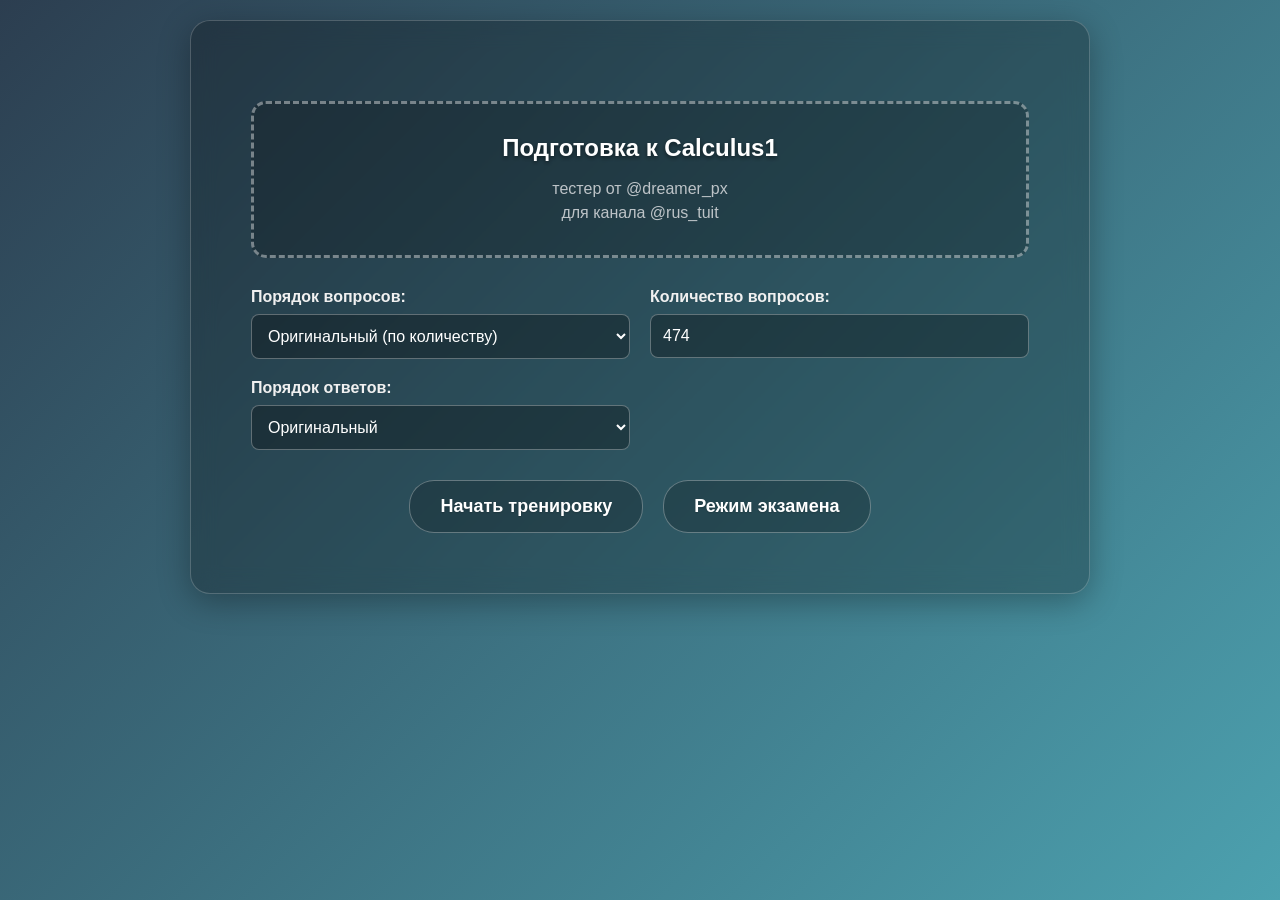
<file: testerCalculus1.html>
<!DOCTYPE html>
<html lang="ru">
<head>
    <meta charset="UTF-8">
    <meta name="viewport" content="width=device-width, initial-scale=1.0">
    <title>Тестирование</title>
    <style>
    * {
        margin: 0;
        padding: 0;
        box-sizing: border-box;
    }

    body {
        font-family: -apple-system, BlinkMacSystemFont, 'Segoe UI', Roboto, 'Helvetica Neue', Arial, sans-serif;
        background: linear-gradient(135deg, #2c3e50 0%, #4ca1af 100%);
        background-attachment: fixed;
        min-height: 100vh;
        padding: 20px;
        color: #ffffff;
    }

    .glass-panel {
        background: rgba(0, 0, 0, 0.25);
        -webkit-backdrop-filter: blur(12px);
        backdrop-filter: blur(12px);
        border: 1px solid rgba(255, 255, 255, 0.2);
        border-radius: 20px;
        box-shadow: 0 8px 32px 0 rgba(0, 0, 0, 0.3);
    }
    
    .container {
        max-width: 900px;
        margin: 0 auto;
        overflow: hidden;
        padding: 20px;
    }
    
    .setup-section, .quiz-section, .results-section {
        padding: 40px;
        text-align: center;
    }

    .info-box {
        border: 3px dashed rgba(255, 255, 255, 0.4);
        border-radius: 15px;
        padding: 30px;
        margin: 20px 0 30px;
        background: rgba(0, 0, 0, 0.2);
    }
    .info-box h2 {
        font-size: 1.5em;
        margin-bottom: 15px;
        text-shadow: 0 2px 4px rgba(0,0,0,0.5);
    }
    .info-box p {
        font-size: 1em;
        color: #bdc3c7;
        line-height: 1.5;
    }

    .controls {
        display: grid;
        grid-template-columns: repeat(auto-fit, minmax(250px, 1fr));
        gap: 20px;
        margin: 30px 0;
    }

    .control-group { text-align: left; transition: opacity 0.3s ease; }
    .control-group.disabled { opacity: 0.4; pointer-events: none; }
    .control-group label {
        display: block;
        margin-bottom: 8px;
        font-weight: 600;
        color: #f0f0f0;
    }

    .control-group input, .control-group select {
        width: 100%;
        padding: 12px;
        border: 1px solid rgba(255, 255, 255, 0.3);
        border-radius: 8px;
        font-size: 16px;
        background: rgba(0, 0, 0, 0.3);
        color: white;
        transition: border-color 0.3s ease, background-color 0.3s ease;
    }
    .control-group input:focus, .control-group select:focus {
        outline: none;
        border-color: #4ca1af;
        background-color: rgba(0, 0, 0, 0.4);
    }
    select option { background: #2c3e50; }
    
    #rangeSelectorGroup {
        grid-column: 1 / -1;
        text-align: center;
    }
    .range-inputs {
        display: inline-flex;
        gap: 10px;
        align-items: center;
        background: rgba(0,0,0,0.2);
        padding: 10px 15px;
        border-radius: 10px;
    }
    .range-inputs label { margin-bottom: 0; }
    .range-inputs input { width: 80px; text-align: center; }

    .start-buttons { display: flex; justify-content: center; gap: 20px; flex-wrap: wrap; }

    .btn {
        background: rgba(0, 0, 0, 0.2); color: white; border: 1px solid rgba(255, 255, 255, 0.3);
        padding: 15px 30px; border-radius: 25px; font-size: 18px; font-weight: bold;
        cursor: pointer; transition: all 0.3s ease; text-shadow: 0 1px 2px rgba(0,0,0,0.2);
    }
    .btn:hover:not(:disabled) {
        background: rgba(255, 255, 255, 0.1); transform: translateY(-2px);
        box-shadow: 0 6px 20px rgba(0,0,0, 0.2); border-color: rgba(255, 255, 255, 0.5);
    }
    .btn:disabled { opacity: 0.5; cursor: not-allowed; }

    .quiz-section { display: none; }
    
    #timer {
        font-size: 2.2em; font-weight: 700; color: white;
        text-shadow: 0 3px 6px rgba(0,0,0,0.4); margin-bottom: 20px;
        background: rgba(0,0,0,0.3); padding: 10px 25px;
        border-radius: 12px; display: inline-block;
    }

    .question-nav { padding: 0; margin-bottom: 30px; }
    .nav-buttons {
        display: flex; overflow-x: auto; gap: 10px; margin-bottom: 20px; padding: 10px;
        scrollbar-width: thin; scrollbar-color: #4ca1af #2c3e50; background: rgba(0,0,0,0.2); border-radius: 12px;
    }
    .nav-btn {
        width: 40px; height: 40px; border: 1px solid rgba(255, 255, 255, 0.2);
        background: rgba(0, 0, 0, 0.2); color: white; border-radius: 8px; cursor: pointer;
        font-weight: bold; transition: all 0.3s ease; flex-shrink: 0; font-size: 14px;
    }
    .nav-btn.current { background: #4ca1af; border-color: #4ca1af; }
    .nav-btn.answered { background: #27ae60; border-color: #27ae60; }
    .nav-btn:hover { transform: scale(1.1); background: rgba(255, 255, 255, 0.1); }

    .progress-bar { width: 100%; height: 8px; background: rgba(0,0,0,0.3); border-radius: 4px; overflow: hidden; }
    .progress-fill { height: 100%; background: linear-gradient(90deg, #4ca1af, #54e7f4); transition: width 0.3s ease; }

    .question-card { padding: 30px; }
    .question-text { font-size: 1.4em; font-weight: 600; margin-bottom: 10px; line-height: 1.5; text-shadow: 0 1px 3px rgba(0,0,0,0.4); }
    
    /* --- THIS IS THE MODIFIED RULE --- */
    .question-text img,
    .option img {
        max-width: 100%;
        height: auto;
        display: block;
        margin-top: 10px;
        border-radius: 10px;
    }
    
    .question-type-display {
        font-size: 1em; font-style: normal; font-weight: 500;
        color: #bdc3c7; margin-bottom: 25px;
    }

    .options { display: grid; gap: 15px; }
    .option {
        padding: 15px 20px; border: 1px solid rgba(255, 255, 255, 0.2);
        border-radius: 10px; cursor: pointer; transition: all 0.3s ease;
        font-size: 16px; background: rgba(0, 0, 0, 0.2); color: white;
    }
    .option:hover { background: rgba(255, 255, 255, 0.1); border-color: rgba(255, 255, 255, 0.6); }
    .option.selected { background: rgba(76, 161, 175, 0.5); border-color: #4ca1af; }
    .option.correct { background: #27ae60; border-color: #2ecc71; color: white; font-weight: bold; }
    .option.incorrect { background: #c0392b; border-color: #e74c3c; color: white; font-weight: bold; }

    .quiz-controls { display: flex; justify-content: space-between; align-items: center; margin-top: 30px; flex-wrap: wrap; gap: 15px; }

    .results-section { display: none; }
    .score-display { font-size: 4em; font-weight: bold; color: white; margin: 20px 0; text-shadow: 0 4px 8px rgba(0,0,0,0.4); }
    .score-details { padding: 30px; margin: 30px 0; }
    .score-item { display: flex; justify-content: space-between; margin: 15px 0; font-size: 18px; font-weight: 500; }

    .review-section { padding: 30px; margin: 30px 0; text-align: left; max-height: 400px; overflow-y: auto; }
    .mistake-item { background: rgba(0,0,0,0.3); padding: 20px; border-radius: 10px; margin: 15px 0; border-left: 4px solid #e74c3c; }
    .mistake-question { font-weight: bold; color: #ffffff; margin-bottom: 10px; }
    .mistake-answers { font-size: 14px; color: #ecf0f1; }
    .mistake-answers .correct { color: #2ecc71; font-weight: bold; }
    .mistake-answers .incorrect { color: #ff7675; font-weight: bold; }

    .results-buttons { display: flex; gap: 15px; justify-content: center; flex-wrap: wrap; }
    .hidden { display: none; }

    @media (max-width: 768px) {
        body { padding: 10px; }
        .container { padding: 5px; }
        .setup-section, .quiz-section, .results-section { padding: 20px; }
        .controls { grid-template-columns: 1fr; }
        .start-buttons { flex-direction: column; }
        .question-text { font-size: 1.2em; }
        .score-display { font-size: 3em; }
    }
    #passFailStatus {
        font-size: 1.8em;
        margin-bottom: 10px;
        font-weight: bold;
        text-transform: uppercase;
    }
    .status-pass {
        color: #2ecc71; /* Зеленый */
        text-shadow: 0 2px 5px rgba(46, 204, 113, 0.4);
    }
    .status-fail {
        color: #e74c3c; /* Красный */
        text-shadow: 0 2px 5px rgba(231, 76, 60, 0.4);
    }
</style>
</head>
<body>
    <div class="container glass-panel">
        <div id="setupSection" class="setup-section">
            <div class="info-box">
                <h2>Подготовка к Calculus1</h2>
                <p>
                    тестер от @dreamer_px<br>
                    для канала @rus_tuit
                </p>
            </div>

            <div class="controls">
                <div class="control-group">
                    <label for="questionOrder">Порядок вопросов:</label>
                    <select id="questionOrder">
                        <option value="original">Оригинальный (по количеству)</option>
                        <option value="random">Случайный (по количеству)</option>
                        <option value="range">Выбрать диапазон</option>
                    </select>
                </div>
                <div class="control-group" id="questionCountGroup">
                    <label for="questionCount">Количество вопросов:</label>
                    <input type="number" id="questionCount" min="1" value="10">
                </div>
                <div class="control-group">
                    <label for="answerOrder">Порядок ответов:</label>
                    <select id="answerOrder">
                        <option value="original">Оригинальный</option>
                        <option value="random">Случайный</option>
                    </select>
                </div>
                <div id="rangeSelectorGroup" class="control-group hidden">
                     <label>Укажите диапазон:</label>
                    <div class="range-inputs">
                        <label for="rangeStart">От:</label>
                        <input type="number" id="rangeStart" min="1" value="1">
                        <label for="rangeEnd">До:</label>
                        <input type="number" id="rangeEnd" min="1" value="20">
                    </div>
                </div>
            </div>
            
            <div class="start-buttons">
                <!-- Buttons are initially disabled, enabled by JS -->
                <button class="btn" id="startQuiz" disabled>Начать тренировку</button>
                <button class="btn" id="startExam" disabled>Режим экзамена</button>
            </div>
        </div>

        <!-- Quiz Section (No changes here) -->
        <div id="quizSection" class="quiz-section">
            <div id="timer"></div>
            <div class="question-nav">
                <div class="nav-buttons" id="navButtons"></div>
                <div class="progress-bar"><div class="progress-fill" id="progressFill"></div></div>
            </div>
            <div class="question-card glass-panel">
                <div class="question-text" id="questionText"></div>
                <div class="question-type-display" id="questionType"></div>
                <div class="options" id="optionsContainer"></div>
            </div>
            <div class="quiz-controls">
                <div>
                    <button class="btn" id="prevBtn">← Назад</button>
                    <button class="btn" id="nextBtn">Вперед →</button>
                    <button class="btn" id="finishBtn" style="display: none;">Завершить</button>
                </div>
            </div>
        </div>

        <!-- Results Section -->
        <div id="resultsSection" class="results-section">
            <h2>🎉 Тест завершен!</h2>
            <!-- НОВЫЙ ЭЛЕМЕНТ: Статус "Сдан/Не сдан" -->
            <h3 id="passFailStatus"></h3>
            
            <div class="score-display" id="scoreDisplay">0</div>
            <div class="score-details glass-panel">
                <!-- НОВЫЙ ЭЛЕМЕНТ: Строка для баллов -->
                <div class="score-item" id="pointsScoreRow" style="display: none;">
                    <span>Набранные баллы:</span>
                    <span id="pointsScore">0 / 100</span>
                </div>
                <div class="score-item"><span>Всего вопросов:</span><span id="totalQuestions">0</span></div>
                <div class="score-item"><span>Правильных ответов:</span><span id="correctAnswers">0</span></div>
                <div class="score-item"><span>Неправильных ответов:</span><span id="incorrectAnswers">0</span></div>
                <!-- ИЗМЕНЕНО: Ярлык для процентов -->
                <div class="score-item"><span>Процент верных:</span><span id="finalScore">0%</span></div>
            </div>
            <div class="review-section glass-panel" id="reviewSection" style="display: none;">
                <h3>📝 Разбор ошибок</h3>
                <div id="mistakesContainer"></div>
            </div>
            <div class="results-buttons">
                <button class="btn" id="showMistakesBtn">Показать ошибки</button>
                <button class="btn" id="restartBtn">Начать заново</button>
            </div>
        </div>
    </div>

    <script>

    const jsonData = `
    [
    {
    "Вопрос": "<img src='https://lms.tuit.uz/storage/u.kalandarov/calculus1/1-tip/1%20s.jpg'>",
    "A": "<img src='https://lms.tuit.uz/storage/u.kalandarov/calculus1/1-tip/1%20a.jpg'>",
    "B": "<img src='https://lms.tuit.uz/storage/u.kalandarov/calculus1/1-tip/1%20b.jpg'>",
    "C": "<img src='https://lms.tuit.uz/storage/u.kalandarov/calculus1/1-tip/1%20c.jpg'>",
    "D": "<img src='https://lms.tuit.uz/storage/u.kalandarov/calculus1/1-tip/1%20d.jpg'>",
    "Правильный ответ": "A",
    "Тип вопроса": "1"
  },
  {
    "Вопрос": "<img src='https://lms.tuit.uz/storage/u.kalandarov/calculus1/1-tip/2%20s.jpg'>",
    "A": "<img src='https://lms.tuit.uz/storage/u.kalandarov/calculus1/1-tip/2%20a.jpg'>",
    "B": "<img src='https://lms.tuit.uz/storage/u.kalandarov/calculus1/1-tip/2%20b.jpg'>",
    "C": "<img src='https://lms.tuit.uz/storage/u.kalandarov/calculus1/1-tip/2%20c.jpg'>",
    "D": "<img src='https://lms.tuit.uz/storage/u.kalandarov/calculus1/1-tip/2%20d.jpg'>",
    "Правильный ответ": "A",
    "Тип вопроса": "1"
  },
  {
    "Вопрос": "<img src='https://lms.tuit.uz/storage/u.kalandarov/calculus1/1-tip/3%20s.jpg'>",
    "A": "<img src='https://lms.tuit.uz/storage/u.kalandarov/calculus1/1-tip/3%20a.jpg'>",
    "B": "<img src='https://lms.tuit.uz/storage/u.kalandarov/calculus1/1-tip/3%20b.jpg'>",
    "C": "<img src='https://lms.tuit.uz/storage/u.kalandarov/calculus1/1-tip/3%20c.jpg'>",
    "D": "<img src='https://lms.tuit.uz/storage/u.kalandarov/calculus1/1-tip/3%20d.jpg'>",
    "Правильный ответ": "A",
    "Тип вопроса": "1"
  },
  {
    "Вопрос": "<img src='https://lms.tuit.uz/storage/u.kalandarov/calculus1/1-tip/4%20s.jpg'>",
    "A": "<img src='https://lms.tuit.uz/storage/u.kalandarov/calculus1/1-tip/4%20a.jpg'>",
    "B": "<img src='https://lms.tuit.uz/storage/u.kalandarov/calculus1/1-tip/4%20b.jpg'>",
    "C": "<img src='https://lms.tuit.uz/storage/u.kalandarov/calculus1/1-tip/4%20c.jpg'>",
    "D": "<img src='https://lms.tuit.uz/storage/u.kalandarov/calculus1/1-tip/4%20d.jpg'>",
    "Правильный ответ": "A",
    "Тип вопроса": "1"
  },
  {
    "Вопрос": "<img src='https://lms.tuit.uz/storage/u.kalandarov/calculus1/1-tip/5%20s.jpg'>",
    "A": "<img src='https://lms.tuit.uz/storage/u.kalandarov/calculus1/1-tip/5%20a.jpg'>",
    "B": "<img src='https://lms.tuit.uz/storage/u.kalandarov/calculus1/1-tip/5%20b.jpg'>",
    "C": "<img src='https://lms.tuit.uz/storage/u.kalandarov/calculus1/1-tip/5%20c.jpg'>",
    "D": "<img src='https://lms.tuit.uz/storage/u.kalandarov/calculus1/1-tip/5%20d.jpg'>",
    "Правильный ответ": "A",
    "Тип вопроса": "1"
  },
  {
    "Вопрос": "<img src='https://lms.tuit.uz/storage/u.kalandarov/calculus1/1-tip/6%20s.jpg'>",
    "A": "<img src='https://lms.tuit.uz/storage/u.kalandarov/calculus1/1-tip/6%20a.jpg'>",
    "B": "<img src='https://lms.tuit.uz/storage/u.kalandarov/calculus1/1-tip/6%20b.jpg'>",
    "C": "<img src='https://lms.tuit.uz/storage/u.kalandarov/calculus1/1-tip/6%20c.jpg'>",
    "D": "<img src='https://lms.tuit.uz/storage/u.kalandarov/calculus1/1-tip/6%20d.jpg'>",
    "Правильный ответ": "A",
    "Тип вопроса": "1"
  },
  {
    "Вопрос": "<img src='https://lms.tuit.uz/storage/u.kalandarov/calculus1/1-tip/7%20s.jpg'>",
    "A": "<img src='https://lms.tuit.uz/storage/u.kalandarov/calculus1/1-tip/7%20a.jpg'>",
    "B": "<img src='https://lms.tuit.uz/storage/u.kalandarov/calculus1/1-tip/7%20b.jpg'>",
    "C": "<img src='https://lms.tuit.uz/storage/u.kalandarov/calculus1/1-tip/7%20c.jpg'>",
    "D": "<img src='https://lms.tuit.uz/storage/u.kalandarov/calculus1/1-tip/7%20d.jpg'>",
    "Правильный ответ": "A",
    "Тип вопроса": "1"
  },
  {
    "Вопрос": "<img src='https://lms.tuit.uz/storage/u.kalandarov/calculus1/1-tip/8%20s.jpg'>",
    "A": "<img src='https://lms.tuit.uz/storage/u.kalandarov/calculus1/1-tip/8%20a.jpg'>",
    "B": "<img src='https://lms.tuit.uz/storage/u.kalandarov/calculus1/1-tip/8%20b.jpg'>",
    "C": "<img src='https://lms.tuit.uz/storage/u.kalandarov/calculus1/1-tip/8%20c.jpg'>",
    "D": "<img src='https://lms.tuit.uz/storage/u.kalandarov/calculus1/1-tip/8%20d.jpg'>",
    "Правильный ответ": "A",
    "Тип вопроса": "1"
  },
  {
    "Вопрос": "<img src='https://lms.tuit.uz/storage/u.kalandarov/calculus1/1-tip/9%20s.jpg'>",
    "A": "<img src='https://lms.tuit.uz/storage/u.kalandarov/calculus1/1-tip/9%20a.jpg'>",
    "B": "<img src='https://lms.tuit.uz/storage/u.kalandarov/calculus1/1-tip/9%20b.jpg'>",
    "C": "<img src='https://lms.tuit.uz/storage/u.kalandarov/calculus1/1-tip/9%20c.jpg'>",
    "D": "<img src='https://lms.tuit.uz/storage/u.kalandarov/calculus1/1-tip/9%20d.jpg'>",
    "Правильный ответ": "A",
    "Тип вопроса": "1"
  },
  {
    "Вопрос": "<img src='https://lms.tuit.uz/storage/u.kalandarov/calculus1/1-tip/10%20s.jpg'>",
    "A": "<img src='https://lms.tuit.uz/storage/u.kalandarov/calculus1/1-tip/10%20a.jpg'>",
    "B": "<img src='https://lms.tuit.uz/storage/u.kalandarov/calculus1/1-tip/10%20b.jpg'>",
    "C": "<img src='https://lms.tuit.uz/storage/u.kalandarov/calculus1/1-tip/10%20c.jpg'>",
    "D": "<img src='https://lms.tuit.uz/storage/u.kalandarov/calculus1/1-tip/10%20d.jpg'>",
    "Правильный ответ": "A",
    "Тип вопроса": "1"
  },
  {
    "Вопрос": "<img src='https://lms.tuit.uz/storage/u.kalandarov/calculus1/1-tip/11%20s.jpg'>",
    "A": "<img src='https://lms.tuit.uz/storage/u.kalandarov/calculus1/1-tip/11%20a.jpg'>",
    "B": "<img src='https://lms.tuit.uz/storage/u.kalandarov/calculus1/1-tip/11%20b.jpg'>",
    "C": "<img src='https://lms.tuit.uz/storage/u.kalandarov/calculus1/1-tip/11%20c.jpg'>",
    "D": "<img src='https://lms.tuit.uz/storage/u.kalandarov/calculus1/1-tip/11%20d.jpg'>",
    "Правильный ответ": "A",
    "Тип вопроса": "1"
  },
  {
    "Вопрос": "<img src='https://lms.tuit.uz/storage/u.kalandarov/calculus1/1-tip/12%20s.jpg'>",
    "A": "<img src='https://lms.tuit.uz/storage/u.kalandarov/calculus1/1-tip/12%20a.jpg'>",
    "B": "<img src='https://lms.tuit.uz/storage/u.kalandarov/calculus1/1-tip/12%20b.jpg'>",
    "C": "<img src='https://lms.tuit.uz/storage/u.kalandarov/calculus1/1-tip/12%20c.jpg'>",
    "D": "<img src='https://lms.tuit.uz/storage/u.kalandarov/calculus1/1-tip/12%20d.jpg'>",
    "Правильный ответ": "A",
    "Тип вопроса": "1"
  },
  {
    "Вопрос": "<img src='https://lms.tuit.uz/storage/u.kalandarov/calculus1/1-tip/13%20s.jpg'>",
    "A": "<img src='https://lms.tuit.uz/storage/u.kalandarov/calculus1/1-tip/13%20a.jpg'>",
    "B": "<img src='https://lms.tuit.uz/storage/u.kalandarov/calculus1/1-tip/13%20b.jpg'>",
    "C": "<img src='https://lms.tuit.uz/storage/u.kalandarov/calculus1/1-tip/13%20c.jpg'>",
    "D": "<img src='https://lms.tuit.uz/storage/u.kalandarov/calculus1/1-tip/13%20d.jpg'>",
    "Правильный ответ": "A",
    "Тип вопроса": "1"
  },
  {
    "Вопрос": "<img src='https://lms.tuit.uz/storage/u.kalandarov/calculus1/1-tip/14%20s.jpg'>",
    "A": "<img src='https://lms.tuit.uz/storage/u.kalandarov/calculus1/1-tip/14%20a.jpg'>",
    "B": "<img src='https://lms.tuit.uz/storage/u.kalandarov/calculus1/1-tip/14%20b.jpg'>",
    "C": "<img src='https://lms.tuit.uz/storage/u.kalandarov/calculus1/1-tip/14%20c.jpg'>",
    "D": "<img src='https://lms.tuit.uz/storage/u.kalandarov/calculus1/1-tip/14%20d.jpg'>",
    "Правильный ответ": "A",
    "Тип вопроса": "1"
  },
  {
    "Вопрос": "<img src='https://lms.tuit.uz/storage/u.kalandarov/calculus1/1-tip/15%20s.jpg'>",
    "A": "<img src='https://lms.tuit.uz/storage/u.kalandarov/calculus1/1-tip/15%20a.jpg'>",
    "B": "<img src='https://lms.tuit.uz/storage/u.kalandarov/calculus1/1-tip/15%20b.jpg'>",
    "C": "<img src='https://lms.tuit.uz/storage/u.kalandarov/calculus1/1-tip/15%20c.jpg'>",
    "D": "<img src='https://lms.tuit.uz/storage/u.kalandarov/calculus1/1-tip/15%20d.jpg'>",
    "Правильный ответ": "A",
    "Тип вопроса": "1"
  },
  {
    "Вопрос": "<img src='https://lms.tuit.uz/storage/u.kalandarov/calculus1/1-tip/16%20s.jpg'>",
    "A": "<img src='https://lms.tuit.uz/storage/u.kalandarov/calculus1/1-tip/16%20a.jpg'>",
    "B": "<img src='https://lms.tuit.uz/storage/u.kalandarov/calculus1/1-tip/16%20b.jpg'>",
    "C": "<img src='https://lms.tuit.uz/storage/u.kalandarov/calculus1/1-tip/16%20c.jpg'>",
    "D": "<img src='https://lms.tuit.uz/storage/u.kalandarov/calculus1/1-tip/16%20d.jpg'>",
    "Правильный ответ": "A",
    "Тип вопроса": "1"
  },
  {
    "Вопрос": "<img src='https://lms.tuit.uz/storage/u.kalandarov/calculus1/1-tip/17%20s.jpg'>",
    "A": "<img src='https://lms.tuit.uz/storage/u.kalandarov/calculus1/1-tip/17%20a.jpg'>",
    "B": "<img src='https://lms.tuit.uz/storage/u.kalandarov/calculus1/1-tip/17%20b.jpg'>",
    "C": "<img src='https://lms.tuit.uz/storage/u.kalandarov/calculus1/1-tip/17%20c.jpg'>",
    "D": "<img src='https://lms.tuit.uz/storage/u.kalandarov/calculus1/1-tip/17%20d.jpg'>",
    "Правильный ответ": "A",
    "Тип вопроса": "1"
  },
  {
    "Вопрос": "<img src='https://lms.tuit.uz/storage/u.kalandarov/calculus1/1-tip/18%20s.jpg'>",
    "A": "<img src='https://lms.tuit.uz/storage/u.kalandarov/calculus1/1-tip/18%20a.jpg'>",
    "B": "<img src='https://lms.tuit.uz/storage/u.kalandarov/calculus1/1-tip/18%20b.jpg'>",
    "C": "<img src='https://lms.tuit.uz/storage/u.kalandarov/calculus1/1-tip/18%20c.jpg'>",
    "D": "<img src='https://lms.tuit.uz/storage/u.kalandarov/calculus1/1-tip/18%20d.jpg'>",
    "Правильный ответ": "A",
    "Тип вопроса": "1"
  },
  {
    "Вопрос": "<img src='https://lms.tuit.uz/storage/u.kalandarov/calculus1/1-tip/19%20s.jpg'>",
    "A": "<img src='https://lms.tuit.uz/storage/u.kalandarov/calculus1/1-tip/19%20a.jpg'>",
    "B": "<img src='https://lms.tuit.uz/storage/u.kalandarov/calculus1/1-tip/19%20b.jpg'>",
    "C": "<img src='https://lms.tuit.uz/storage/u.kalandarov/calculus1/1-tip/19%20c.jpg'>",
    "D": "<img src='https://lms.tuit.uz/storage/u.kalandarov/calculus1/1-tip/19%20d.jpg'>",
    "Правильный ответ": "A",
    "Тип вопроса": "1"
  },
  {
    "Вопрос": "<img src='https://lms.tuit.uz/storage/u.kalandarov/calculus1/1-tip/20%20s.jpg'>",
    "A": "<img src='https://lms.tuit.uz/storage/u.kalandarov/calculus1/1-tip/20%20a.jpg'>",
    "B": "<img src='https://lms.tuit.uz/storage/u.kalandarov/calculus1/1-tip/20%20b.jpg'>",
    "C": "<img src='https://lms.tuit.uz/storage/u.kalandarov/calculus1/1-tip/20%20c.jpg'>",
    "D": "<img src='https://lms.tuit.uz/storage/u.kalandarov/calculus1/1-tip/20%20d.jpg'>",
    "Правильный ответ": "A",
    "Тип вопроса": "1"
  },
  {
    "Вопрос": "<img src='https://lms.tuit.uz/storage/u.kalandarov/calculus1/1-tip/21%20s.jpg'>",
    "A": "<img src='https://lms.tuit.uz/storage/u.kalandarov/calculus1/1-tip/21%20a.jpg'>",
    "B": "<img src='https://lms.tuit.uz/storage/u.kalandarov/calculus1/1-tip/21%20b.jpg'>",
    "C": "<img src='https://lms.tuit.uz/storage/u.kalandarov/calculus1/1-tip/21%20c.jpg'>",
    "D": "<img src='https://lms.tuit.uz/storage/u.kalandarov/calculus1/1-tip/21%20d.jpg'>",
    "Правильный ответ": "A",
    "Тип вопроса": "1"
  },
  {
    "Вопрос": "<img src='https://lms.tuit.uz/storage/u.kalandarov/calculus1/1-tip/22%20s.jpg'>",
    "A": "<img src='https://lms.tuit.uz/storage/u.kalandarov/calculus1/1-tip/22%20a.jpg'>",
    "B": "<img src='https://lms.tuit.uz/storage/u.kalandarov/calculus1/1-tip/22%20b.jpg'>",
    "C": "<img src='https://lms.tuit.uz/storage/u.kalandarov/calculus1/1-tip/22%20c.jpg'>",
    "D": "<img src='https://lms.tuit.uz/storage/u.kalandarov/calculus1/1-tip/22%20d.jpg'>",
    "Правильный ответ": "A",
    "Тип вопроса": "1"
  },
  {
    "Вопрос": "<img src='https://lms.tuit.uz/storage/u.kalandarov/calculus1/1-tip/23%20s.jpg'>",
    "A": "<img src='https://lms.tuit.uz/storage/u.kalandarov/calculus1/1-tip/23%20a.jpg'>",
    "B": "<img src='https://lms.tuit.uz/storage/u.kalandarov/calculus1/1-tip/23%20b.jpg'>",
    "C": "<img src='https://lms.tuit.uz/storage/u.kalandarov/calculus1/1-tip/23%20c.jpg'>",
    "D": "<img src='https://lms.tuit.uz/storage/u.kalandarov/calculus1/1-tip/23%20d.jpg'>",
    "Правильный ответ": "A",
    "Тип вопроса": "1"
  },
  {
    "Вопрос": "<img src='https://lms.tuit.uz/storage/u.kalandarov/calculus1/1-tip/24%20s.jpg'>",
    "A": "<img src='https://lms.tuit.uz/storage/u.kalandarov/calculus1/1-tip/24%20a.jpg'>",
    "B": "<img src='https://lms.tuit.uz/storage/u.kalandarov/calculus1/1-tip/24%20b.jpg'>",
    "C": "<img src='https://lms.tuit.uz/storage/u.kalandarov/calculus1/1-tip/24%20c.jpg'>",
    "D": "<img src='https://lms.tuit.uz/storage/u.kalandarov/calculus1/1-tip/24%20d.jpg'>",
    "Правильный ответ": "A",
    "Тип вопроса": "1"
  },
  {
    "Вопрос": "<img src='https://lms.tuit.uz/storage/u.kalandarov/calculus1/1-tip/25%20s.jpg'>",
    "A": "<img src='https://lms.tuit.uz/storage/u.kalandarov/calculus1/1-tip/25%20a.jpg'>",
    "B": "<img src='https://lms.tuit.uz/storage/u.kalandarov/calculus1/1-tip/25%20b.jpg'>",
    "C": "<img src='https://lms.tuit.uz/storage/u.kalandarov/calculus1/1-tip/25%20c.jpg'>",
    "D": "<img src='https://lms.tuit.uz/storage/u.kalandarov/calculus1/1-tip/25%20d.jpg'>",
    "Правильный ответ": "A",
    "Тип вопроса": "1"
  },
  {
    "Вопрос": "<img src='https://lms.tuit.uz/storage/u.kalandarov/calculus1/1-tip/26%20s.jpg'>",
    "A": "<img src='https://lms.tuit.uz/storage/u.kalandarov/calculus1/1-tip/26%20a.jpg'>",
    "B": "<img src='https://lms.tuit.uz/storage/u.kalandarov/calculus1/1-tip/26%20b.jpg'>",
    "C": "<img src='https://lms.tuit.uz/storage/u.kalandarov/calculus1/1-tip/26%20c.jpg'>",
    "D": "<img src='https://lms.tuit.uz/storage/u.kalandarov/calculus1/1-tip/26%20d.jpg'>",
    "Правильный ответ": "A",
    "Тип вопроса": "1"
  },
  {
    "Вопрос": "<img src='https://lms.tuit.uz/storage/u.kalandarov/calculus1/1-tip/27%20s.jpg'>",
    "A": "<img src='https://lms.tuit.uz/storage/u.kalandarov/calculus1/1-tip/27%20a.jpg'>",
    "B": "<img src='https://lms.tuit.uz/storage/u.kalandarov/calculus1/1-tip/27%20b.jpg'>",
    "C": "<img src='https://lms.tuit.uz/storage/u.kalandarov/calculus1/1-tip/27%20c.jpg'>",
    "D": "<img src='https://lms.tuit.uz/storage/u.kalandarov/calculus1/1-tip/27%20d.jpg'>",
    "Правильный ответ": "A",
    "Тип вопроса": "1"
  },
  {
    "Вопрос": "<img src='https://lms.tuit.uz/storage/u.kalandarov/calculus1/1-tip/28%20s.jpg'>",
    "A": "<img src='https://lms.tuit.uz/storage/u.kalandarov/calculus1/1-tip/28%20a.jpg'>",
    "B": "<img src='https://lms.tuit.uz/storage/u.kalandarov/calculus1/1-tip/28%20b.jpg'>",
    "C": "<img src='https://lms.tuit.uz/storage/u.kalandarov/calculus1/1-tip/28%20c.jpg'>",
    "D": "<img src='https://lms.tuit.uz/storage/u.kalandarov/calculus1/1-tip/28%20d.jpg'>",
    "Правильный ответ": "A",
    "Тип вопроса": "1"
  },
  {
    "Вопрос": "<img src='https://lms.tuit.uz/storage/u.kalandarov/calculus1/1-tip/29%20s.jpg'>",
    "A": "<img src='https://lms.tuit.uz/storage/u.kalandarov/calculus1/1-tip/29%20a.jpg'>",
    "B": "<img src='https://lms.tuit.uz/storage/u.kalandarov/calculus1/1-tip/29%20b.jpg'>",
    "C": "<img src='https://lms.tuit.uz/storage/u.kalandarov/calculus1/1-tip/29%20c.jpg'>",
    "D": "<img src='https://lms.tuit.uz/storage/u.kalandarov/calculus1/1-tip/29%20d.jpg'>",
    "Правильный ответ": "A",
    "Тип вопроса": "1"
  },
  {
    "Вопрос": "<img src='https://lms.tuit.uz/storage/u.kalandarov/calculus1/1-tip/30%20s.jpg'>",
    "A": "<img src='https://lms.tuit.uz/storage/u.kalandarov/calculus1/1-tip/30%20a.jpg'>",
    "B": "<img src='https://lms.tuit.uz/storage/u.kalandarov/calculus1/1-tip/30%20b.jpg'>",
    "C": "<img src='https://lms.tuit.uz/storage/u.kalandarov/calculus1/1-tip/30%20c.jpg'>",
    "D": "<img src='https://lms.tuit.uz/storage/u.kalandarov/calculus1/1-tip/30%20d.jpg'>",
    "Правильный ответ": "A",
    "Тип вопроса": "1"
  },
  {
    "Вопрос": "<img src='https://lms.tuit.uz/storage/u.kalandarov/calculus1/1-tip/31%20s.jpg'>",
    "A": "<img src='https://lms.tuit.uz/storage/u.kalandarov/calculus1/1-tip/31%20a.jpg'>",
    "B": "<img src='https://lms.tuit.uz/storage/u.kalandarov/calculus1/1-tip/31%20b.jpg'>",
    "C": "<img src='https://lms.tuit.uz/storage/u.kalandarov/calculus1/1-tip/31%20c.jpg'>",
    "D": "<img src='https://lms.tuit.uz/storage/u.kalandarov/calculus1/1-tip/31%20d.jpg'>",
    "Правильный ответ": "A",
    "Тип вопроса": "1"
  },
  {
    "Вопрос": "<img src='https://lms.tuit.uz/storage/u.kalandarov/calculus1/1-tip/32%20s.jpg'>",
    "A": "<img src='https://lms.tuit.uz/storage/u.kalandarov/calculus1/1-tip/32%20a.jpg'>",
    "B": "<img src='https://lms.tuit.uz/storage/u.kalandarov/calculus1/1-tip/32%20b.jpg'>",
    "C": "<img src='https://lms.tuit.uz/storage/u.kalandarov/calculus1/1-tip/32%20c.jpg'>",
    "D": "<img src='https://lms.tuit.uz/storage/u.kalandarov/calculus1/1-tip/32%20d.jpg'>",
    "Правильный ответ": "A",
    "Тип вопроса": "1"
  },
  {
    "Вопрос": "<img src='https://lms.tuit.uz/storage/u.kalandarov/calculus1/1-tip/33%20s.jpg'>",
    "A": "<img src='https://lms.tuit.uz/storage/u.kalandarov/calculus1/1-tip/33%20a.jpg'>",
    "B": "<img src='https://lms.tuit.uz/storage/u.kalandarov/calculus1/1-tip/33%20b.jpg'>",
    "C": "<img src='https://lms.tuit.uz/storage/u.kalandarov/calculus1/1-tip/33%20c.jpg'>",
    "D": "<img src='https://lms.tuit.uz/storage/u.kalandarov/calculus1/1-tip/33%20d.jpg'>",
    "Правильный ответ": "A",
    "Тип вопроса": "1"
  },
  {
    "Вопрос": "<img src='https://lms.tuit.uz/storage/u.kalandarov/calculus1/1-tip/34%20s.jpg'>",
    "A": "<img src='https://lms.tuit.uz/storage/u.kalandarov/calculus1/1-tip/34%20a.jpg'>",
    "B": "<img src='https://lms.tuit.uz/storage/u.kalandarov/calculus1/1-tip/34%20b.jpg'>",
    "C": "<img src='https://lms.tuit.uz/storage/u.kalandarov/calculus1/1-tip/34%20c.jpg'>",
    "D": "<img src='https://lms.tuit.uz/storage/u.kalandarov/calculus1/1-tip/34%20d.jpg'>",
    "Правильный ответ": "A",
    "Тип вопроса": "1"
  },
  {
    "Вопрос": "<img src='https://lms.tuit.uz/storage/u.kalandarov/calculus1/1-tip/35%20s.jpg'>",
    "A": "<img src='https://lms.tuit.uz/storage/u.kalandarov/calculus1/1-tip/35%20a.jpg'>",
    "B": "<img src='https://lms.tuit.uz/storage/u.kalandarov/calculus1/1-tip/35%20b.jpg'>",
    "C": "<img src='https://lms.tuit.uz/storage/u.kalandarov/calculus1/1-tip/35%20c.jpg'>",
    "D": "<img src='https://lms.tuit.uz/storage/u.kalandarov/calculus1/1-tip/35%20d.jpg'>",
    "Правильный ответ": "A",
    "Тип вопроса": "1"
  },
  {
    "Вопрос": "<img src='https://lms.tuit.uz/storage/u.kalandarov/calculus1/1-tip/36%20s.jpg'>",
    "A": "<img src='https://lms.tuit.uz/storage/u.kalandarov/calculus1/1-tip/36%20a.jpg'>",
    "B": "<img src='https://lms.tuit.uz/storage/u.kalandarov/calculus1/1-tip/36%20b.jpg'>",
    "C": "<img src='https://lms.tuit.uz/storage/u.kalandarov/calculus1/1-tip/36%20c.jpg'>",
    "D": "<img src='https://lms.tuit.uz/storage/u.kalandarov/calculus1/1-tip/36%20d.jpg'>",
    "Правильный ответ": "A",
    "Тип вопроса": "1"
  },
  {
    "Вопрос": "<img src='https://lms.tuit.uz/storage/u.kalandarov/calculus1/1-tip/37%20s.jpg'>",
    "A": "<img src='https://lms.tuit.uz/storage/u.kalandarov/calculus1/1-tip/37%20a.jpg'>",
    "B": "<img src='https://lms.tuit.uz/storage/u.kalandarov/calculus1/1-tip/37%20b.jpg'>",
    "C": "<img src='https://lms.tuit.uz/storage/u.kalandarov/calculus1/1-tip/37%20c.jpg'>",
    "D": "<img src='https://lms.tuit.uz/storage/u.kalandarov/calculus1/1-tip/37%20d.jpg'>",
    "Правильный ответ": "A",
    "Тип вопроса": "1"
  },
  {
    "Вопрос": "<img src='https://lms.tuit.uz/storage/u.kalandarov/calculus1/1-tip/38%20s.jpg'>",
    "A": "<img src='https://lms.tuit.uz/storage/u.kalandarov/calculus1/1-tip/38%20a.jpg'>",
    "B": "<img src='https://lms.tuit.uz/storage/u.kalandarov/calculus1/1-tip/38%20b.jpg'>",
    "C": "<img src='https://lms.tuit.uz/storage/u.kalandarov/calculus1/1-tip/38%20c.jpg'>",
    "D": "<img src='https://lms.tuit.uz/storage/u.kalandarov/calculus1/1-tip/38%20d.jpg'>",
    "Правильный ответ": "A",
    "Тип вопроса": "1"
  },
  {
    "Вопрос": "<img src='https://lms.tuit.uz/storage/u.kalandarov/calculus1/1-tip/39%20s.jpg'>",
    "A": "<img src='https://lms.tuit.uz/storage/u.kalandarov/calculus1/1-tip/39%20a.jpg'>",
    "B": "<img src='https://lms.tuit.uz/storage/u.kalandarov/calculus1/1-tip/39%20b.jpg'>",
    "C": "<img src='https://lms.tuit.uz/storage/u.kalandarov/calculus1/1-tip/39%20c.jpg'>",
    "D": "<img src='https://lms.tuit.uz/storage/u.kalandarov/calculus1/1-tip/39%20d.jpg'>",
    "Правильный ответ": "A",
    "Тип вопроса": "1"
  },
  {
    "Вопрос": "<img src='https://lms.tuit.uz/storage/u.kalandarov/calculus1/1-tip/40%20s.jpg'>",
    "A": "<img src='https://lms.tuit.uz/storage/u.kalandarov/calculus1/1-tip/40%20a.jpg'>",
    "B": "<img src='https://lms.tuit.uz/storage/u.kalandarov/calculus1/1-tip/40%20b.jpg'>",
    "C": "<img src='https://lms.tuit.uz/storage/u.kalandarov/calculus1/1-tip/40%20c.jpg'>",
    "D": "<img src='https://lms.tuit.uz/storage/u.kalandarov/calculus1/1-tip/40%20d.jpg'>",
    "Правильный ответ": "A",
    "Тип вопроса": "1"
  },
  {
    "Вопрос": "<img src='https://lms.tuit.uz/storage/u.kalandarov/calculus1/2-tip/1%20s.jpg'>",
    "A": "<img src='https://lms.tuit.uz/storage/u.kalandarov/calculus1/2-tip/1%20a.jpg'>",
    "B": "<img src='https://lms.tuit.uz/storage/u.kalandarov/calculus1/2-tip/1%20b.jpg'>",
    "C": "<img src='https://lms.tuit.uz/storage/u.kalandarov/calculus1/2-tip/1%20c.jpg'>",
    "D": "<img src='https://lms.tuit.uz/storage/u.kalandarov/calculus1/2-tip/1%20d.jpg'>",
    "Правильный ответ": "A",
    "Тип вопроса": "2"
  },
  {
    "Вопрос": "<img src='https://lms.tuit.uz/storage/u.kalandarov/calculus1/2-tip/2%20s.jpg'>",
    "A": "<img src='https://lms.tuit.uz/storage/u.kalandarov/calculus1/2-tip/2%20a.jpg'>",
    "B": "<img src='https://lms.tuit.uz/storage/u.kalandarov/calculus1/2-tip/2%20b.jpg'>",
    "C": "<img src='https://lms.tuit.uz/storage/u.kalandarov/calculus1/2-tip/2%20c.jpg'>",
    "D": "<img src='https://lms.tuit.uz/storage/u.kalandarov/calculus1/2-tip/2%20d.jpg'>",
    "Правильный ответ": "A",
    "Тип вопроса": "2"
  },
  {
    "Вопрос": "<img src='https://lms.tuit.uz/storage/u.kalandarov/calculus1/2-tip/3%20s.jpg'>",
    "A": "<img src='https://lms.tuit.uz/storage/u.kalandarov/calculus1/2-tip/3%20a.jpg'>",
    "B": "<img src='https://lms.tuit.uz/storage/u.kalandarov/calculus1/2-tip/3%20b.jpg'>",
    "C": "<img src='https://lms.tuit.uz/storage/u.kalandarov/calculus1/2-tip/3%20c.jpg'>",
    "D": "<img src='https://lms.tuit.uz/storage/u.kalandarov/calculus1/2-tip/3%20d.jpg'>",
    "Правильный ответ": "A",
    "Тип вопроса": "2"
  },
  {
    "Вопрос": "<img src='https://lms.tuit.uz/storage/u.kalandarov/calculus1/2-tip/4%20s.jpg'>",
    "A": "<img src='https://lms.tuit.uz/storage/u.kalandarov/calculus1/2-tip/4%20a.jpg'>",
    "B": "<img src='https://lms.tuit.uz/storage/u.kalandarov/calculus1/2-tip/4%20b.jpg'>",
    "C": "<img src='https://lms.tuit.uz/storage/u.kalandarov/calculus1/2-tip/4%20c.jpg'>",
    "D": "<img src='https://lms.tuit.uz/storage/u.kalandarov/calculus1/2-tip/4%20d.jpg'>",
    "Правильный ответ": "A",
    "Тип вопроса": "2"
  },
  {
    "Вопрос": "<img src='https://lms.tuit.uz/storage/u.kalandarov/calculus1/2-tip/5%20s.jpg'>",
    "A": "<img src='https://lms.tuit.uz/storage/u.kalandarov/calculus1/2-tip/5%20a.jpg'>",
    "B": "<img src='https://lms.tuit.uz/storage/u.kalandarov/calculus1/2-tip/5%20b.jpg'>",
    "C": "<img src='https://lms.tuit.uz/storage/u.kalandarov/calculus1/2-tip/5%20c.jpg'>",
    "D": "<img src='https://lms.tuit.uz/storage/u.kalandarov/calculus1/2-tip/5%20d.jpg'>",
    "Правильный ответ": "A",
    "Тип вопроса": "2"
  },
  {
    "Вопрос": "<img src='https://lms.tuit.uz/storage/u.kalandarov/calculus1/2-tip/6%20s.jpg'>",
    "A": "<img src='https://lms.tuit.uz/storage/u.kalandarov/calculus1/2-tip/6%20a.jpg'>",
    "B": "<img src='https://lms.tuit.uz/storage/u.kalandarov/calculus1/2-tip/6%20b.jpg'>",
    "C": "<img src='https://lms.tuit.uz/storage/u.kalandarov/calculus1/2-tip/6%20c.jpg'>",
    "D": "<img src='https://lms.tuit.uz/storage/u.kalandarov/calculus1/2-tip/6%20d.jpg'>",
    "Правильный ответ": "A",
    "Тип вопроса": "2"
  },
  {
    "Вопрос": "<img src='https://lms.tuit.uz/storage/u.kalandarov/calculus1/2-tip/7%20s.jpg'>",
    "A": "<img src='https://lms.tuit.uz/storage/u.kalandarov/calculus1/2-tip/7%20a.jpg'>",
    "B": "<img src='https://lms.tuit.uz/storage/u.kalandarov/calculus1/2-tip/7%20b.jpg'>",
    "C": "<img src='https://lms.tuit.uz/storage/u.kalandarov/calculus1/2-tip/7%20c.jpg'>",
    "D": "<img src='https://lms.tuit.uz/storage/u.kalandarov/calculus1/2-tip/7%20d.jpg'>",
    "Правильный ответ": "A",
    "Тип вопроса": "2"
  },
  {
    "Вопрос": "<img src='https://lms.tuit.uz/storage/u.kalandarov/calculus1/2-tip/8%20s.jpg'>",
    "A": "<img src='https://lms.tuit.uz/storage/u.kalandarov/calculus1/2-tip/8%20a.jpg'>",
    "B": "<img src='https://lms.tuit.uz/storage/u.kalandarov/calculus1/2-tip/8%20b.jpg'>",
    "C": "<img src='https://lms.tuit.uz/storage/u.kalandarov/calculus1/2-tip/8%20c.jpg'>",
    "D": "<img src='https://lms.tuit.uz/storage/u.kalandarov/calculus1/2-tip/8%20d.jpg'>",
    "Правильный ответ": "A",
    "Тип вопроса": "2"
  },
  {
    "Вопрос": "<img src='https://lms.tuit.uz/storage/u.kalandarov/calculus1/2-tip/9%20s.jpg'>",
    "A": "<img src='https://lms.tuit.uz/storage/u.kalandarov/calculus1/2-tip/9%20a.jpg'>",
    "B": "<img src='https://lms.tuit.uz/storage/u.kalandarov/calculus1/2-tip/9%20b.jpg'>",
    "C": "<img src='https://lms.tuit.uz/storage/u.kalandarov/calculus1/2-tip/9%20c.jpg'>",
    "D": "<img src='https://lms.tuit.uz/storage/u.kalandarov/calculus1/2-tip/9%20d.jpg'>",
    "Правильный ответ": "A",
    "Тип вопроса": "2"
  },
  {
    "Вопрос": "<img src='https://lms.tuit.uz/storage/u.kalandarov/calculus1/2-tip/10%20s.jpg'>",
    "A": "<img src='https://lms.tuit.uz/storage/u.kalandarov/calculus1/2-tip/10%20a.jpg'>",
    "B": "<img src='https://lms.tuit.uz/storage/u.kalandarov/calculus1/2-tip/10%20b.jpg'>",
    "C": "<img src='https://lms.tuit.uz/storage/u.kalandarov/calculus1/2-tip/10%20c.jpg'>",
    "D": "<img src='https://lms.tuit.uz/storage/u.kalandarov/calculus1/2-tip/10%20d.jpg'>",
    "Правильный ответ": "A",
    "Тип вопроса": "2"
  },
  {
    "Вопрос": "<img src='https://lms.tuit.uz/storage/u.kalandarov/calculus1/2-tip/11%20s.jpg'>",
    "A": "<img src='https://lms.tuit.uz/storage/u.kalandarov/calculus1/2-tip/11%20a.jpg'>",
    "B": "<img src='https://lms.tuit.uz/storage/u.kalandarov/calculus1/2-tip/11%20b.jpg'>",
    "C": "<img src='https://lms.tuit.uz/storage/u.kalandarov/calculus1/2-tip/11%20c.jpg'>",
    "D": "<img src='https://lms.tuit.uz/storage/u.kalandarov/calculus1/2-tip/11%20d.jpg'>",
    "Правильный ответ": "A",
    "Тип вопроса": "2"
  },
  {
    "Вопрос": "<img src='https://lms.tuit.uz/storage/u.kalandarov/calculus1/2-tip/12%20s.jpg'>",
    "A": "<img src='https://lms.tuit.uz/storage/u.kalandarov/calculus1/2-tip/12%20a.jpg'>",
    "B": "<img src='https://lms.tuit.uz/storage/u.kalandarov/calculus1/2-tip/12%20b.jpg'>",
    "C": "<img src='https://lms.tuit.uz/storage/u.kalandarov/calculus1/2-tip/12%20c.jpg'>",
    "D": "<img src='https://lms.tuit.uz/storage/u.kalandarov/calculus1/2-tip/12%20d.jpg'>",
    "Правильный ответ": "A",
    "Тип вопроса": "2"
  },
  {
    "Вопрос": "<img src='https://lms.tuit.uz/storage/u.kalandarov/calculus1/2-tip/13%20s.jpg'>",
    "A": "<img src='https://lms.tuit.uz/storage/u.kalandarov/calculus1/2-tip/13%20a.jpg'>",
    "B": "<img src='https://lms.tuit.uz/storage/u.kalandarov/calculus1/2-tip/13%20b.jpg'>",
    "C": "<img src='https://lms.tuit.uz/storage/u.kalandarov/calculus1/2-tip/13%20c.jpg'>",
    "D": "<img src='https://lms.tuit.uz/storage/u.kalandarov/calculus1/2-tip/13%20d.jpg'>",
    "Правильный ответ": "A",
    "Тип вопроса": "2"
  },
  {
    "Вопрос": "<img src='https://lms.tuit.uz/storage/u.kalandarov/calculus1/2-tip/14%20s.jpg'>",
    "A": "<img src='https://lms.tuit.uz/storage/u.kalandarov/calculus1/2-tip/14%20a.jpg'>",
    "B": "<img src='https://lms.tuit.uz/storage/u.kalandarov/calculus1/2-tip/14%20b.jpg'>",
    "C": "<img src='https://lms.tuit.uz/storage/u.kalandarov/calculus1/2-tip/14%20c.jpg'>",
    "D": "<img src='https://lms.tuit.uz/storage/u.kalandarov/calculus1/2-tip/14%20d.jpg'>",
    "Правильный ответ": "A",
    "Тип вопроса": "2"
  },
  {
    "Вопрос": "<img src='https://lms.tuit.uz/storage/u.kalandarov/calculus1/2-tip/15%20s.jpg'>",
    "A": "<img src='https://lms.tuit.uz/storage/u.kalandarov/calculus1/2-tip/15%20a.jpg'>",
    "B": "<img src='https://lms.tuit.uz/storage/u.kalandarov/calculus1/2-tip/15%20b.jpg'>",
    "C": "<img src='https://lms.tuit.uz/storage/u.kalandarov/calculus1/2-tip/15%20c.jpg'>",
    "D": "<img src='https://lms.tuit.uz/storage/u.kalandarov/calculus1/2-tip/15%20d.jpg'>",
    "Правильный ответ": "A",
    "Тип вопроса": "2"
  },
  {
    "Вопрос": "<img src='https://lms.tuit.uz/storage/u.kalandarov/calculus1/2-tip/16%20s.jpg'>",
    "A": "<img src='https://lms.tuit.uz/storage/u.kalandarov/calculus1/2-tip/16%20a.jpg'>",
    "B": "<img src='https://lms.tuit.uz/storage/u.kalandarov/calculus1/2-tip/16%20b.jpg'>",
    "C": "<img src='https://lms.tuit.uz/storage/u.kalandarov/calculus1/2-tip/16%20c.jpg'>",
    "D": "<img src='https://lms.tuit.uz/storage/u.kalandarov/calculus1/2-tip/16%20d.jpg'>",
    "Правильный ответ": "A",
    "Тип вопроса": "2"
  },
  {
    "Вопрос": "<img src='https://lms.tuit.uz/storage/u.kalandarov/calculus1/2-tip/17%20s.jpg'>",
    "A": "<img src='https://lms.tuit.uz/storage/u.kalandarov/calculus1/2-tip/17%20a.jpg'>",
    "B": "<img src='https://lms.tuit.uz/storage/u.kalandarov/calculus1/2-tip/17%20b.jpg'>",
    "C": "<img src='https://lms.tuit.uz/storage/u.kalandarov/calculus1/2-tip/17%20c.jpg'>",
    "D": "<img src='https://lms.tuit.uz/storage/u.kalandarov/calculus1/2-tip/17%20d.jpg'>",
    "Правильный ответ": "A",
    "Тип вопроса": "2"
  },
  {
    "Вопрос": "<img src='https://lms.tuit.uz/storage/u.kalandarov/calculus1/2-tip/18%20s.jpg'>",
    "A": "<img src='https://lms.tuit.uz/storage/u.kalandarov/calculus1/2-tip/18%20a.jpg'>",
    "B": "<img src='https://lms.tuit.uz/storage/u.kalandarov/calculus1/2-tip/18%20b.jpg'>",
    "C": "<img src='https://lms.tuit.uz/storage/u.kalandarov/calculus1/2-tip/18%20c.jpg'>",
    "D": "<img src='https://lms.tuit.uz/storage/u.kalandarov/calculus1/2-tip/18%20d.jpg'>",
    "Правильный ответ": "A",
    "Тип вопроса": "2"
  },
  {
    "Вопрос": "<img src='https://lms.tuit.uz/storage/u.kalandarov/calculus1/2-tip/19%20s.jpg'>",
    "A": "<img src='https://lms.tuit.uz/storage/u.kalandarov/calculus1/2-tip/19%20a.jpg'>",
    "B": "<img src='https://lms.tuit.uz/storage/u.kalandarov/calculus1/2-tip/19%20b.jpg'>",
    "C": "<img src='https://lms.tuit.uz/storage/u.kalandarov/calculus1/2-tip/19%20c.jpg'>",
    "D": "<img src='https://lms.tuit.uz/storage/u.kalandarov/calculus1/2-tip/19%20d.jpg'>",
    "Правильный ответ": "A",
    "Тип вопроса": "2"
  },
  {
    "Вопрос": "<img src='https://lms.tuit.uz/storage/u.kalandarov/calculus1/2-tip/20%20s.jpg'>",
    "A": "<img src='https://lms.tuit.uz/storage/u.kalandarov/calculus1/2-tip/20%20a.jpg'>",
    "B": "<img src='https://lms.tuit.uz/storage/u.kalandarov/calculus1/2-tip/20%20b.jpg'>",
    "C": "<img src='https://lms.tuit.uz/storage/u.kalandarov/calculus1/2-tip/20%20c.jpg'>",
    "D": "<img src='https://lms.tuit.uz/storage/u.kalandarov/calculus1/2-tip/20%20d.jpg'>",
    "Правильный ответ": "A",
    "Тип вопроса": "2"
  },
  {
    "Вопрос": "<img src='https://lms.tuit.uz/storage/u.kalandarov/calculus1/2-tip/21%20s.jpg'>",
    "A": "<img src='https://lms.tuit.uz/storage/u.kalandarov/calculus1/2-tip/21%20a.jpg'>",
    "B": "<img src='https://lms.tuit.uz/storage/u.kalandarov/calculus1/2-tip/21%20b.jpg'>",
    "C": "<img src='https://lms.tuit.uz/storage/u.kalandarov/calculus1/2-tip/21%20c.jpg'>",
    "D": "<img src='https://lms.tuit.uz/storage/u.kalandarov/calculus1/2-tip/21%20d.jpg'>",
    "Правильный ответ": "A",
    "Тип вопроса": "2"
  },
  {
    "Вопрос": "<img src='https://lms.tuit.uz/storage/u.kalandarov/calculus1/2-tip/22%20s.jpg'>",
    "A": "<img src='https://lms.tuit.uz/storage/u.kalandarov/calculus1/2-tip/22%20a.jpg'>",
    "B": "<img src='https://lms.tuit.uz/storage/u.kalandarov/calculus1/2-tip/22%20b.jpg'>",
    "C": "<img src='https://lms.tuit.uz/storage/u.kalandarov/calculus1/2-tip/22%20c.jpg'>",
    "D": "<img src='https://lms.tuit.uz/storage/u.kalandarov/calculus1/2-tip/22%20d.jpg'>",
    "Правильный ответ": "A",
    "Тип вопроса": "2"
  },
  {
    "Вопрос": "<img src='https://lms.tuit.uz/storage/u.kalandarov/calculus1/2-tip/23%20s.jpg'>",
    "A": "<img src='https://lms.tuit.uz/storage/u.kalandarov/calculus1/2-tip/23%20a.jpg'>",
    "B": "<img src='https://lms.tuit.uz/storage/u.kalandarov/calculus1/2-tip/23%20b.jpg'>",
    "C": "<img src='https://lms.tuit.uz/storage/u.kalandarov/calculus1/2-tip/23%20c.jpg'>",
    "D": "<img src='https://lms.tuit.uz/storage/u.kalandarov/calculus1/2-tip/23%20d.jpg'>",
    "Правильный ответ": "A",
    "Тип вопроса": "2"
  },
  {
    "Вопрос": "<img src='https://lms.tuit.uz/storage/u.kalandarov/calculus1/2-tip/24%20s.jpg'>",
    "A": "<img src='https://lms.tuit.uz/storage/u.kalandarov/calculus1/2-tip/24%20a.jpg'>",
    "B": "<img src='https://lms.tuit.uz/storage/u.kalandarov/calculus1/2-tip/24%20b.jpg'>",
    "C": "<img src='https://lms.tuit.uz/storage/u.kalandarov/calculus1/2-tip/24%20c.jpg'>",
    "D": "<img src='https://lms.tuit.uz/storage/u.kalandarov/calculus1/2-tip/24%20d.jpg'>",
    "Правильный ответ": "A",
    "Тип вопроса": "2"
  },
  {
    "Вопрос": "<img src='https://lms.tuit.uz/storage/u.kalandarov/calculus1/2-tip/25%20s.jpg'>",
    "A": "<img src='https://lms.tuit.uz/storage/u.kalandarov/calculus1/2-tip/25%20a.jpg'>",
    "B": "<img src='https://lms.tuit.uz/storage/u.kalandarov/calculus1/2-tip/25%20b.jpg'>",
    "C": "<img src='https://lms.tuit.uz/storage/u.kalandarov/calculus1/2-tip/25%20c.jpg'>",
    "D": "<img src='https://lms.tuit.uz/storage/u.kalandarov/calculus1/2-tip/25%20d.jpg'>",
    "Правильный ответ": "A",
    "Тип вопроса": "2"
  },
  {
    "Вопрос": "<img src='https://lms.tuit.uz/storage/u.kalandarov/calculus1/2-tip/26%20s.jpg'>",
    "A": "<img src='https://lms.tuit.uz/storage/u.kalandarov/calculus1/2-tip/26%20a.jpg'>",
    "B": "<img src='https://lms.tuit.uz/storage/u.kalandarov/calculus1/2-tip/26%20b.jpg'>",
    "C": "<img src='https://lms.tuit.uz/storage/u.kalandarov/calculus1/2-tip/26%20c.jpg'>",
    "D": "<img src='https://lms.tuit.uz/storage/u.kalandarov/calculus1/2-tip/26%20d.jpg'>",
    "Правильный ответ": "A",
    "Тип вопроса": "2"
  },
  {
    "Вопрос": "<img src='https://lms.tuit.uz/storage/u.kalandarov/calculus1/2-tip/27%20s.jpg'>",
    "A": "<img src='https://lms.tuit.uz/storage/u.kalandarov/calculus1/2-tip/27%20a.jpg'>",
    "B": "<img src='https://lms.tuit.uz/storage/u.kalandarov/calculus1/2-tip/27%20b.jpg'>",
    "C": "<img src='https://lms.tuit.uz/storage/u.kalandarov/calculus1/2-tip/27%20c.jpg'>",
    "D": "<img src='https://lms.tuit.uz/storage/u.kalandarov/calculus1/2-tip/27%20d.jpg'>",
    "Правильный ответ": "A",
    "Тип вопроса": "2"
  },
  {
    "Вопрос": "<img src='https://lms.tuit.uz/storage/u.kalandarov/calculus1/2-tip/28%20s.jpg'>",
    "A": "<img src='https://lms.tuit.uz/storage/u.kalandarov/calculus1/2-tip/28%20a.jpg'>",
    "B": "<img src='https://lms.tuit.uz/storage/u.kalandarov/calculus1/2-tip/28%20b.jpg'>",
    "C": "<img src='https://lms.tuit.uz/storage/u.kalandarov/calculus1/2-tip/28%20c.jpg'>",
    "D": "<img src='https://lms.tuit.uz/storage/u.kalandarov/calculus1/2-tip/28%20d.jpg'>",
    "Правильный ответ": "A",
    "Тип вопроса": "2"
  },
  {
    "Вопрос": "<img src='https://lms.tuit.uz/storage/u.kalandarov/calculus1/2-tip/29%20s.jpg'>",
    "A": "<img src='https://lms.tuit.uz/storage/u.kalandarov/calculus1/2-tip/29%20a.jpg'>",
    "B": "<img src='https://lms.tuit.uz/storage/u.kalandarov/calculus1/2-tip/29%20b.jpg'>",
    "C": "<img src='https://lms.tuit.uz/storage/u.kalandarov/calculus1/2-tip/29%20c.jpg'>",
    "D": "<img src='https://lms.tuit.uz/storage/u.kalandarov/calculus1/2-tip/29%20d.jpg'>",
    "Правильный ответ": "A",
    "Тип вопроса": "2"
  },
  {
    "Вопрос": "<img src='https://lms.tuit.uz/storage/u.kalandarov/calculus1/2-tip/30%20s.jpg'>",
    "A": "<img src='https://lms.tuit.uz/storage/u.kalandarov/calculus1/2-tip/30%20a.jpg'>",
    "B": "<img src='https://lms.tuit.uz/storage/u.kalandarov/calculus1/2-tip/30%20b.jpg'>",
    "C": "<img src='https://lms.tuit.uz/storage/u.kalandarov/calculus1/2-tip/30%20c.jpg'>",
    "D": "<img src='https://lms.tuit.uz/storage/u.kalandarov/calculus1/2-tip/30%20d.jpg'>",
    "Правильный ответ": "A",
    "Тип вопроса": "2"
  },
  {
    "Вопрос": "<img src='https://lms.tuit.uz/storage/u.kalandarov/calculus1/2-tip/31%20s.jpg'>",
    "A": "<img src='https://lms.tuit.uz/storage/u.kalandarov/calculus1/2-tip/31%20a.jpg'>",
    "B": "<img src='https://lms.tuit.uz/storage/u.kalandarov/calculus1/2-tip/31%20b.jpg'>",
    "C": "<img src='https://lms.tuit.uz/storage/u.kalandarov/calculus1/2-tip/31%20c.jpg'>",
    "D": "<img src='https://lms.tuit.uz/storage/u.kalandarov/calculus1/2-tip/31%20d.jpg'>",
    "Правильный ответ": "A",
    "Тип вопроса": "2"
  },
  {
    "Вопрос": "<img src='https://lms.tuit.uz/storage/u.kalandarov/calculus1/2-tip/32%20s.jpg'>",
    "A": "<img src='https://lms.tuit.uz/storage/u.kalandarov/calculus1/2-tip/32%20a.jpg'>",
    "B": "<img src='https://lms.tuit.uz/storage/u.kalandarov/calculus1/2-tip/32%20b.jpg'>",
    "C": "<img src='https://lms.tuit.uz/storage/u.kalandarov/calculus1/2-tip/32%20c.jpg'>",
    "D": "<img src='https://lms.tuit.uz/storage/u.kalandarov/calculus1/2-tip/32%20d.jpg'>",
    "Правильный ответ": "A",
    "Тип вопроса": "2"
  },
  {
    "Вопрос": "<img src='https://lms.tuit.uz/storage/u.kalandarov/calculus1/2-tip/33%20s.jpg'>",
    "A": "<img src='https://lms.tuit.uz/storage/u.kalandarov/calculus1/2-tip/33%20a.jpg'>",
    "B": "<img src='https://lms.tuit.uz/storage/u.kalandarov/calculus1/2-tip/33%20b.jpg'>",
    "C": "<img src='https://lms.tuit.uz/storage/u.kalandarov/calculus1/2-tip/33%20c.jpg'>",
    "D": "<img src='https://lms.tuit.uz/storage/u.kalandarov/calculus1/2-tip/33%20d.jpg'>",
    "Правильный ответ": "A",
    "Тип вопроса": "2"
  },
  {
    "Вопрос": "<img src='https://lms.tuit.uz/storage/u.kalandarov/calculus1/2-tip/34%20s.jpg'>",
    "A": "<img src='https://lms.tuit.uz/storage/u.kalandarov/calculus1/2-tip/34%20a.jpg'>",
    "B": "<img src='https://lms.tuit.uz/storage/u.kalandarov/calculus1/2-tip/34%20b.jpg'>",
    "C": "<img src='https://lms.tuit.uz/storage/u.kalandarov/calculus1/2-tip/34%20c.jpg'>",
    "D": "<img src='https://lms.tuit.uz/storage/u.kalandarov/calculus1/2-tip/34%20d.jpg'>",
    "Правильный ответ": "A",
    "Тип вопроса": "2"
  },
  {
    "Вопрос": "<img src='https://lms.tuit.uz/storage/u.kalandarov/calculus1/2-tip/35%20s.jpg'>",
    "A": "<img src='https://lms.tuit.uz/storage/u.kalandarov/calculus1/2-tip/35%20a.jpg'>",
    "B": "<img src='https://lms.tuit.uz/storage/u.kalandarov/calculus1/2-tip/35%20b.jpg'>",
    "C": "<img src='https://lms.tuit.uz/storage/u.kalandarov/calculus1/2-tip/35%20c.jpg'>",
    "D": "<img src='https://lms.tuit.uz/storage/u.kalandarov/calculus1/2-tip/35%20d.jpg'>",
    "Правильный ответ": "A",
    "Тип вопроса": "2"
  },
  {
    "Вопрос": "<img src='https://lms.tuit.uz/storage/u.kalandarov/calculus1/2-tip/36%20s.jpg'>",
    "A": "<img src='https://lms.tuit.uz/storage/u.kalandarov/calculus1/2-tip/36%20a.jpg'>",
    "B": "<img src='https://lms.tuit.uz/storage/u.kalandarov/calculus1/2-tip/36%20b.jpg'>",
    "C": "<img src='https://lms.tuit.uz/storage/u.kalandarov/calculus1/2-tip/36%20c.jpg'>",
    "D": "<img src='https://lms.tuit.uz/storage/u.kalandarov/calculus1/2-tip/36%20d.jpg'>",
    "Правильный ответ": "A",
    "Тип вопроса": "2"
  },
  {
    "Вопрос": "<img src='https://lms.tuit.uz/storage/u.kalandarov/calculus1/2-tip/37%20s.jpg'>",
    "A": "<img src='https://lms.tuit.uz/storage/u.kalandarov/calculus1/2-tip/37%20a.jpg'>",
    "B": "<img src='https://lms.tuit.uz/storage/u.kalandarov/calculus1/2-tip/37%20b.jpg'>",
    "C": "<img src='https://lms.tuit.uz/storage/u.kalandarov/calculus1/2-tip/37%20c.jpg'>",
    "D": "<img src='https://lms.tuit.uz/storage/u.kalandarov/calculus1/2-tip/37%20d.jpg'>",
    "Правильный ответ": "A",
    "Тип вопроса": "2"
  },
  {
    "Вопрос": "<img src='https://lms.tuit.uz/storage/u.kalandarov/calculus1/2-tip/38%20s.jpg'>",
    "A": "<img src='https://lms.tuit.uz/storage/u.kalandarov/calculus1/2-tip/38%20a.jpg'>",
    "B": "<img src='https://lms.tuit.uz/storage/u.kalandarov/calculus1/2-tip/38%20b.jpg'>",
    "C": "<img src='https://lms.tuit.uz/storage/u.kalandarov/calculus1/2-tip/38%20c.jpg'>",
    "D": "<img src='https://lms.tuit.uz/storage/u.kalandarov/calculus1/2-tip/38%20d.jpg'>",
    "Правильный ответ": "A",
    "Тип вопроса": "2"
  },
  {
    "Вопрос": "<img src='https://lms.tuit.uz/storage/u.kalandarov/calculus1/2-tip/39%20s.jpg'>",
    "A": "<img src='https://lms.tuit.uz/storage/u.kalandarov/calculus1/2-tip/39%20a.jpg'>",
    "B": "<img src='https://lms.tuit.uz/storage/u.kalandarov/calculus1/2-tip/39%20b.jpg'>",
    "C": "<img src='https://lms.tuit.uz/storage/u.kalandarov/calculus1/2-tip/39%20c.jpg'>",
    "D": "<img src='https://lms.tuit.uz/storage/u.kalandarov/calculus1/2-tip/39%20d.jpg'>",
    "Правильный ответ": "A",
    "Тип вопроса": "2"
  },
  {
    "Вопрос": "<img src='https://lms.tuit.uz/storage/u.kalandarov/calculus1/2-tip/40%20s.jpg'>",
    "A": "<img src='https://lms.tuit.uz/storage/u.kalandarov/calculus1/2-tip/40%20a.jpg'>",
    "B": "<img src='https://lms.tuit.uz/storage/u.kalandarov/calculus1/2-tip/40%20b.jpg'>",
    "C": "<img src='https://lms.tuit.uz/storage/u.kalandarov/calculus1/2-tip/40%20c.jpg'>",
    "D": "<img src='https://lms.tuit.uz/storage/u.kalandarov/calculus1/2-tip/40%20d.jpg'>",
    "Правильный ответ": "A",
    "Тип вопроса": "2"
  },
  {
    "Вопрос": "<img src='https://lms.tuit.uz/storage/u.kalandarov/calculus1/3-tip/1%20s.jpg'>",
    "A": "<img src='https://lms.tuit.uz/storage/u.kalandarov/calculus1/3-tip/1%20a.jpg'>",
    "B": "<img src='https://lms.tuit.uz/storage/u.kalandarov/calculus1/3-tip/1%20b.jpg'>",
    "C": "<img src='https://lms.tuit.uz/storage/u.kalandarov/calculus1/3-tip/1%20c.jpg'>",
    "D": "<img src='https://lms.tuit.uz/storage/u.kalandarov/calculus1/3-tip/1%20d.jpg'>",
    "Правильный ответ": "A",
    "Тип вопроса": "3"
  },
  {
    "Вопрос": "<img src='https://lms.tuit.uz/storage/u.kalandarov/calculus1/3-tip/2%20s.jpg'>",
    "A": "<img src='https://lms.tuit.uz/storage/u.kalandarov/calculus1/3-tip/2%20a.jpg'>",
    "B": "<img src='https://lms.tuit.uz/storage/u.kalandarov/calculus1/3-tip/2%20b.jpg'>",
    "C": "<img src='https://lms.tuit.uz/storage/u.kalandarov/calculus1/3-tip/2%20c.jpg'>",
    "D": "<img src='https://lms.tuit.uz/storage/u.kalandarov/calculus1/3-tip/2%20d.jpg'>",
    "Правильный ответ": "A",
    "Тип вопроса": "3"
  },
  {
    "Вопрос": "<img src='https://lms.tuit.uz/storage/u.kalandarov/calculus1/3-tip/3%20s.jpg'>",
    "A": "<img src='https://lms.tuit.uz/storage/u.kalandarov/calculus1/3-tip/3%20a.jpg'>",
    "B": "<img src='https://lms.tuit.uz/storage/u.kalandarov/calculus1/3-tip/3%20b.jpg'>",
    "C": "<img src='https://lms.tuit.uz/storage/u.kalandarov/calculus1/3-tip/3%20c.jpg'>",
    "D": "<img src='https://lms.tuit.uz/storage/u.kalandarov/calculus1/3-tip/3%20d.jpg'>",
    "Правильный ответ": "A",
    "Тип вопроса": "3"
  },
  {
    "Вопрос": "<img src='https://lms.tuit.uz/storage/u.kalandarov/calculus1/3-tip/4%20s.jpg'>",
    "A": "<img src='https://lms.tuit.uz/storage/u.kalandarov/calculus1/3-tip/4%20a.jpg'>",
    "B": "<img src='https://lms.tuit.uz/storage/u.kalandarov/calculus1/3-tip/4%20b.jpg'>",
    "C": "<img src='https://lms.tuit.uz/storage/u.kalandarov/calculus1/3-tip/4%20c.jpg'>",
    "D": "<img src='https://lms.tuit.uz/storage/u.kalandarov/calculus1/3-tip/4%20d.jpg'>",
    "Правильный ответ": "A",
    "Тип вопроса": "3"
  },
  {
    "Вопрос": "<img src='https://lms.tuit.uz/storage/u.kalandarov/calculus1/3-tip/5%20s.jpg'>",
    "A": "<img src='https://lms.tuit.uz/storage/u.kalandarov/calculus1/3-tip/5%20a.jpg'>",
    "B": "<img src='https://lms.tuit.uz/storage/u.kalandarov/calculus1/3-tip/5%20b.jpg'>",
    "C": "<img src='https://lms.tuit.uz/storage/u.kalandarov/calculus1/3-tip/5%20c.jpg'>",
    "D": "<img src='https://lms.tuit.uz/storage/u.kalandarov/calculus1/3-tip/5%20d.jpg'>",
    "Правильный ответ": "A",
    "Тип вопроса": "3"
  },
  {
    "Вопрос": "<img src='https://lms.tuit.uz/storage/u.kalandarov/calculus1/3-tip/6%20s.jpg'>",
    "A": "<img src='https://lms.tuit.uz/storage/u.kalandarov/calculus1/3-tip/6%20a.jpg'>",
    "B": "<img src='https://lms.tuit.uz/storage/u.kalandarov/calculus1/3-tip/6%20b.jpg'>",
    "C": "<img src='https://lms.tuit.uz/storage/u.kalandarov/calculus1/3-tip/6%20c.jpg'>",
    "D": "<img src='https://lms.tuit.uz/storage/u.kalandarov/calculus1/3-tip/6%20d.jpg'>",
    "Правильный ответ": "A",
    "Тип вопроса": "3"
  },
  {
    "Вопрос": "<img src='https://lms.tuit.uz/storage/u.kalandarov/calculus1/3-tip/7%20s.jpg'>",
    "A": "<img src='https://lms.tuit.uz/storage/u.kalandarov/calculus1/3-tip/7%20a.jpg'>",
    "B": "<img src='https://lms.tuit.uz/storage/u.kalandarov/calculus1/3-tip/7%20b.jpg'>",
    "C": "<img src='https://lms.tuit.uz/storage/u.kalandarov/calculus1/3-tip/7%20c.jpg'>",
    "D": "<img src='https://lms.tuit.uz/storage/u.kalandarov/calculus1/3-tip/7%20d.jpg'>",
    "Правильный ответ": "A",
    "Тип вопроса": "3"
  },
  {
    "Вопрос": "<img src='https://lms.tuit.uz/storage/u.kalandarov/calculus1/3-tip/8%20s.jpg'>",
    "A": "<img src='https://lms.tuit.uz/storage/u.kalandarov/calculus1/3-tip/8%20a.jpg'>",
    "B": "<img src='https://lms.tuit.uz/storage/u.kalandarov/calculus1/3-tip/8%20b.jpg'>",
    "C": "<img src='https://lms.tuit.uz/storage/u.kalandarov/calculus1/3-tip/8%20c.jpg'>",
    "D": "<img src='https://lms.tuit.uz/storage/u.kalandarov/calculus1/3-tip/8%20d.jpg'>",
    "Правильный ответ": "A",
    "Тип вопроса": "3"
  },
  {
    "Вопрос": "<img src='https://lms.tuit.uz/storage/u.kalandarov/calculus1/3-tip/9%20s.jpg'>",
    "A": "<img src='https://lms.tuit.uz/storage/u.kalandarov/calculus1/3-tip/9%20a.jpg'>",
    "B": "<img src='https://lms.tuit.uz/storage/u.kalandarov/calculus1/3-tip/9%20b.jpg'>",
    "C": "<img src='https://lms.tuit.uz/storage/u.kalandarov/calculus1/3-tip/9%20c.jpg'>",
    "D": "<img src='https://lms.tuit.uz/storage/u.kalandarov/calculus1/3-tip/9%20d.jpg'>",
    "Правильный ответ": "A",
    "Тип вопроса": "3"
  },
  {
    "Вопрос": "<img src='https://lms.tuit.uz/storage/u.kalandarov/calculus1/3-tip/10%20s.jpg'>",
    "A": "<img src='https://lms.tuit.uz/storage/u.kalandarov/calculus1/3-tip/10%20a.jpg'>",
    "B": "<img src='https://lms.tuit.uz/storage/u.kalandarov/calculus1/3-tip/10%20b.jpg'>",
    "C": "<img src='https://lms.tuit.uz/storage/u.kalandarov/calculus1/3-tip/10%20c.jpg'>",
    "D": "<img src='https://lms.tuit.uz/storage/u.kalandarov/calculus1/3-tip/10%20d.jpg'>",
    "Правильный ответ": "A",
    "Тип вопроса": "3"
  },
  {
    "Вопрос": "<img src='https://lms.tuit.uz/storage/u.kalandarov/calculus1/3-tip/11%20s.jpg'>",
    "A": "<img src='https://lms.tuit.uz/storage/u.kalandarov/calculus1/3-tip/11%20a.jpg'>",
    "B": "<img src='https://lms.tuit.uz/storage/u.kalandarov/calculus1/3-tip/11%20b.jpg'>",
    "C": "<img src='https://lms.tuit.uz/storage/u.kalandarov/calculus1/3-tip/11%20c.jpg'>",
    "D": "<img src='https://lms.tuit.uz/storage/u.kalandarov/calculus1/3-tip/11%20d.jpg'>",
    "Правильный ответ": "A",
    "Тип вопроса": "3"
  },
  {
    "Вопрос": "<img src='https://lms.tuit.uz/storage/u.kalandarov/calculus1/3-tip/12%20s.jpg'>",
    "A": "<img src='https://lms.tuit.uz/storage/u.kalandarov/calculus1/3-tip/12%20a.jpg'>",
    "B": "<img src='https://lms.tuit.uz/storage/u.kalandarov/calculus1/3-tip/12%20b.jpg'>",
    "C": "<img src='https://lms.tuit.uz/storage/u.kalandarov/calculus1/3-tip/12%20c.jpg'>",
    "D": "<img src='https://lms.tuit.uz/storage/u.kalandarov/calculus1/3-tip/12%20d.jpg'>",
    "Правильный ответ": "A",
    "Тип вопроса": "3"
  },
  {
    "Вопрос": "<img src='https://lms.tuit.uz/storage/u.kalandarov/calculus1/3-tip/13%20s.jpg'>",
    "A": "<img src='https://lms.tuit.uz/storage/u.kalandarov/calculus1/3-tip/13%20a.jpg'>",
    "B": "<img src='https://lms.tuit.uz/storage/u.kalandarov/calculus1/3-tip/13%20b.jpg'>",
    "C": "<img src='https://lms.tuit.uz/storage/u.kalandarov/calculus1/3-tip/13%20c.jpg'>",
    "D": "<img src='https://lms.tuit.uz/storage/u.kalandarov/calculus1/3-tip/13%20d.jpg'>",
    "Правильный ответ": "A",
    "Тип вопроса": "3"
  },
  {
    "Вопрос": "<img src='https://lms.tuit.uz/storage/u.kalandarov/calculus1/3-tip/14%20s.jpg'>",
    "A": "<img src='https://lms.tuit.uz/storage/u.kalandarov/calculus1/3-tip/14%20a.jpg'>",
    "B": "<img src='https://lms.tuit.uz/storage/u.kalandarov/calculus1/3-tip/14%20b.jpg'>",
    "C": "<img src='https://lms.tuit.uz/storage/u.kalandarov/calculus1/3-tip/14%20c.jpg'>",
    "D": "<img src='https://lms.tuit.uz/storage/u.kalandarov/calculus1/3-tip/14%20d.jpg'>",
    "Правильный ответ": "A",
    "Тип вопроса": "3"
  },
  {
    "Вопрос": "<img src='https://lms.tuit.uz/storage/u.kalandarov/calculus1/3-tip/15%20s.jpg'>",
    "A": "<img src='https://lms.tuit.uz/storage/u.kalandarov/calculus1/3-tip/15%20a.jpg'>",
    "B": "<img src='https://lms.tuit.uz/storage/u.kalandarov/calculus1/3-tip/15%20b.jpg'>",
    "C": "<img src='https://lms.tuit.uz/storage/u.kalandarov/calculus1/3-tip/15%20c.jpg'>",
    "D": "<img src='https://lms.tuit.uz/storage/u.kalandarov/calculus1/3-tip/15%20d.jpg'>",
    "Правильный ответ": "A",
    "Тип вопроса": "3"
  },
  {
    "Вопрос": "<img src='https://lms.tuit.uz/storage/u.kalandarov/calculus1/3-tip/16%20s.jpg'>",
    "A": "<img src='https://lms.tuit.uz/storage/u.kalandarov/calculus1/3-tip/16%20a.jpg'>",
    "B": "<img src='https://lms.tuit.uz/storage/u.kalandarov/calculus1/3-tip/16%20b.jpg'>",
    "C": "<img src='https://lms.tuit.uz/storage/u.kalandarov/calculus1/3-tip/16%20c.jpg'>",
    "D": "<img src='https://lms.tuit.uz/storage/u.kalandarov/calculus1/3-tip/16%20d.jpg'>",
    "Правильный ответ": "A",
    "Тип вопроса": "3"
  },
  {
    "Вопрос": "<img src='https://lms.tuit.uz/storage/u.kalandarov/calculus1/3-tip/17%20s.jpg'>",
    "A": "<img src='https://lms.tuit.uz/storage/u.kalandarov/calculus1/3-tip/17%20a.jpg'>",
    "B": "<img src='https://lms.tuit.uz/storage/u.kalandarov/calculus1/3-tip/17%20b.jpg'>",
    "C": "<img src='https://lms.tuit.uz/storage/u.kalandarov/calculus1/3-tip/17%20c.jpg'>",
    "D": "<img src='https://lms.tuit.uz/storage/u.kalandarov/calculus1/3-tip/17%20d.jpg'>",
    "Правильный ответ": "A",
    "Тип вопроса": "3"
  },
  {
    "Вопрос": "<img src='https://lms.tuit.uz/storage/u.kalandarov/calculus1/3-tip/18%20s.jpg'>",
    "A": "<img src='https://lms.tuit.uz/storage/u.kalandarov/calculus1/3-tip/18%20a.jpg'>",
    "B": "<img src='https://lms.tuit.uz/storage/u.kalandarov/calculus1/3-tip/18%20b.jpg'>",
    "C": "<img src='https://lms.tuit.uz/storage/u.kalandarov/calculus1/3-tip/18%20c.jpg'>",
    "D": "<img src='https://lms.tuit.uz/storage/u.kalandarov/calculus1/3-tip/18%20d.jpg'>",
    "Правильный ответ": "A",
    "Тип вопроса": "3"
  },
  {
    "Вопрос": "<img src='https://lms.tuit.uz/storage/u.kalandarov/calculus1/3-tip/19%20s.jpg'>",
    "A": "<img src='https://lms.tuit.uz/storage/u.kalandarov/calculus1/3-tip/19%20a.jpg'>",
    "B": "<img src='https://lms.tuit.uz/storage/u.kalandarov/calculus1/3-tip/19%20b.jpg'>",
    "C": "<img src='https://lms.tuit.uz/storage/u.kalandarov/calculus1/3-tip/19%20c.jpg'>",
    "D": "<img src='https://lms.tuit.uz/storage/u.kalandarov/calculus1/3-tip/19%20d.jpg'>",
    "Правильный ответ": "A",
    "Тип вопроса": "3"
  },
  {
    "Вопрос": "<img src='https://lms.tuit.uz/storage/u.kalandarov/calculus1/3-tip/20%20s.jpg'>",
    "A": "<img src='https://lms.tuit.uz/storage/u.kalandarov/calculus1/3-tip/20%20a.jpg'>",
    "B": "<img src='https://lms.tuit.uz/storage/u.kalandarov/calculus1/3-tip/20%20b.jpg'>",
    "C": "<img src='https://lms.tuit.uz/storage/u.kalandarov/calculus1/3-tip/20%20c.jpg'>",
    "D": "<img src='https://lms.tuit.uz/storage/u.kalandarov/calculus1/3-tip/20%20d.jpg'>",
    "Правильный ответ": "A",
    "Тип вопроса": "3"
  },
  {
    "Вопрос": "<img src='https://lms.tuit.uz/storage/u.kalandarov/calculus1/3-tip/21%20s.jpg'>",
    "A": "<img src='https://lms.tuit.uz/storage/u.kalandarov/calculus1/3-tip/21%20a.jpg'>",
    "B": "<img src='https://lms.tuit.uz/storage/u.kalandarov/calculus1/3-tip/21%20b.jpg'>",
    "C": "<img src='https://lms.tuit.uz/storage/u.kalandarov/calculus1/3-tip/21%20c.jpg'>",
    "D": "<img src='https://lms.tuit.uz/storage/u.kalandarov/calculus1/3-tip/21%20d.jpg'>",
    "Правильный ответ": "A",
    "Тип вопроса": "3"
  },
  {
    "Вопрос": "<img src='https://lms.tuit.uz/storage/u.kalandarov/calculus1/3-tip/22%20s.jpg'>",
    "A": "<img src='https://lms.tuit.uz/storage/u.kalandarov/calculus1/3-tip/22%20a.jpg'>",
    "B": "<img src='https://lms.tuit.uz/storage/u.kalandarov/calculus1/3-tip/22%20b.jpg'>",
    "C": "<img src='https://lms.tuit.uz/storage/u.kalandarov/calculus1/3-tip/22%20c.jpg'>",
    "D": "<img src='https://lms.tuit.uz/storage/u.kalandarov/calculus1/3-tip/22%20d.jpg'>",
    "Правильный ответ": "A",
    "Тип вопроса": "3"
  },
  {
    "Вопрос": "<img src='https://lms.tuit.uz/storage/u.kalandarov/calculus1/3-tip/23%20s.jpg'>",
    "A": "<img src='https://lms.tuit.uz/storage/u.kalandarov/calculus1/3-tip/23%20a.jpg'>",
    "B": "<img src='https://lms.tuit.uz/storage/u.kalandarov/calculus1/3-tip/23%20b.jpg'>",
    "C": "<img src='https://lms.tuit.uz/storage/u.kalandarov/calculus1/3-tip/23%20c.jpg'>",
    "D": "<img src='https://lms.tuit.uz/storage/u.kalandarov/calculus1/3-tip/23%20d.jpg'>",
    "Правильный ответ": "A",
    "Тип вопроса": "3"
  },
  {
    "Вопрос": "<img src='https://lms.tuit.uz/storage/u.kalandarov/calculus1/3-tip/24%20s.jpg'>",
    "A": "<img src='https://lms.tuit.uz/storage/u.kalandarov/calculus1/3-tip/24%20a.jpg'>",
    "B": "<img src='https://lms.tuit.uz/storage/u.kalandarov/calculus1/3-tip/24%20b.jpg'>",
    "C": "<img src='https://lms.tuit.uz/storage/u.kalandarov/calculus1/3-tip/24%20c.jpg'>",
    "D": "<img src='https://lms.tuit.uz/storage/u.kalandarov/calculus1/3-tip/24%20d.jpg'>",
    "Правильный ответ": "A",
    "Тип вопроса": "3"
  },
  {
    "Вопрос": "<img src='https://lms.tuit.uz/storage/u.kalandarov/calculus1/3-tip/25%20s.jpg'>",
    "A": "<img src='https://lms.tuit.uz/storage/u.kalandarov/calculus1/3-tip/25%20a.jpg'>",
    "B": "<img src='https://lms.tuit.uz/storage/u.kalandarov/calculus1/3-tip/25%20b.jpg'>",
    "C": "<img src='https://lms.tuit.uz/storage/u.kalandarov/calculus1/3-tip/25%20c.jpg'>",
    "D": "<img src='https://lms.tuit.uz/storage/u.kalandarov/calculus1/3-tip/25%20d.jpg'>",
    "Правильный ответ": "A",
    "Тип вопроса": "3"
  },
  {
    "Вопрос": "<img src='https://lms.tuit.uz/storage/u.kalandarov/calculus1/3-tip/26%20s.jpg'>",
    "A": "<img src='https://lms.tuit.uz/storage/u.kalandarov/calculus1/3-tip/26%20a.jpg'>",
    "B": "<img src='https://lms.tuit.uz/storage/u.kalandarov/calculus1/3-tip/26%20b.jpg'>",
    "C": "<img src='https://lms.tuit.uz/storage/u.kalandarov/calculus1/3-tip/26%20c.jpg'>",
    "D": "<img src='https://lms.tuit.uz/storage/u.kalandarov/calculus1/3-tip/26%20d.jpg'>",
    "Правильный ответ": "A",
    "Тип вопроса": "3"
  },
  {
    "Вопрос": "<img src='https://lms.tuit.uz/storage/u.kalandarov/calculus1/3-tip/27%20s.jpg'>",
    "A": "<img src='https://lms.tuit.uz/storage/u.kalandarov/calculus1/3-tip/27%20a.jpg'>",
    "B": "<img src='https://lms.tuit.uz/storage/u.kalandarov/calculus1/3-tip/27%20b.jpg'>",
    "C": "<img src='https://lms.tuit.uz/storage/u.kalandarov/calculus1/3-tip/27%20c.jpg'>",
    "D": "<img src='https://lms.tuit.uz/storage/u.kalandarov/calculus1/3-tip/27%20d.jpg'>",
    "Правильный ответ": "A",
    "Тип вопроса": "3"
  },
  {
    "Вопрос": "<img src='https://lms.tuit.uz/storage/u.kalandarov/calculus1/3-tip/28%20s.jpg'>",
    "A": "<img src='https://lms.tuit.uz/storage/u.kalandarov/calculus1/3-tip/28%20a.jpg'>",
    "B": "<img src='https://lms.tuit.uz/storage/u.kalandarov/calculus1/3-tip/28%20b.jpg'>",
    "C": "<img src='https://lms.tuit.uz/storage/u.kalandarov/calculus1/3-tip/28%20c.jpg'>",
    "D": "<img src='https://lms.tuit.uz/storage/u.kalandarov/calculus1/3-tip/28%20d.jpg'>",
    "Правильный ответ": "A",
    "Тип вопроса": "3"
  },
  {
    "Вопрос": "<img src='https://lms.tuit.uz/storage/u.kalandarov/calculus1/3-tip/29%20s.jpg'>",
    "A": "<img src='https://lms.tuit.uz/storage/u.kalandarov/calculus1/3-tip/29%20a.jpg'>",
    "B": "<img src='https://lms.tuit.uz/storage/u.kalandarov/calculus1/3-tip/29%20b.jpg'>",
    "C": "<img src='https://lms.tuit.uz/storage/u.kalandarov/calculus1/3-tip/29%20c.jpg'>",
    "D": "<img src='https://lms.tuit.uz/storage/u.kalandarov/calculus1/3-tip/29%20d.jpg'>",
    "Правильный ответ": "A",
    "Тип вопроса": "3"
  },
  {
    "Вопрос": "<img src='https://lms.tuit.uz/storage/u.kalandarov/calculus1/3-tip/30%20s.jpg'>",
    "A": "<img src='https://lms.tuit.uz/storage/u.kalandarov/calculus1/3-tip/30%20a.jpg'>",
    "B": "<img src='https://lms.tuit.uz/storage/u.kalandarov/calculus1/3-tip/30%20b.jpg'>",
    "C": "<img src='https://lms.tuit.uz/storage/u.kalandarov/calculus1/3-tip/30%20c.jpg'>",
    "D": "<img src='https://lms.tuit.uz/storage/u.kalandarov/calculus1/3-tip/30%20d.jpg'>",
    "Правильный ответ": "A",
    "Тип вопроса": "3"
  },
  {
    "Вопрос": "<img src='https://lms.tuit.uz/storage/u.kalandarov/calculus1/3-tip/31%20s.jpg'>",
    "A": "<img src='https://lms.tuit.uz/storage/u.kalandarov/calculus1/3-tip/31%20a.jpg'>",
    "B": "<img src='https://lms.tuit.uz/storage/u.kalandarov/calculus1/3-tip/31%20b.jpg'>",
    "C": "<img src='https://lms.tuit.uz/storage/u.kalandarov/calculus1/3-tip/31%20c.jpg'>",
    "D": "<img src='https://lms.tuit.uz/storage/u.kalandarov/calculus1/3-tip/31%20d.jpg'>",
    "Правильный ответ": "A",
    "Тип вопроса": "3"
  },
  {
    "Вопрос": "<img src='https://lms.tuit.uz/storage/u.kalandarov/calculus1/3-tip/32%20s.jpg'>",
    "A": "<img src='https://lms.tuit.uz/storage/u.kalandarov/calculus1/3-tip/32%20a.jpg'>",
    "B": "<img src='https://lms.tuit.uz/storage/u.kalandarov/calculus1/3-tip/32%20b.jpg'>",
    "C": "<img src='https://lms.tuit.uz/storage/u.kalandarov/calculus1/3-tip/32%20c.jpg'>",
    "D": "<img src='https://lms.tuit.uz/storage/u.kalandarov/calculus1/3-tip/32%20d.jpg'>",
    "Правильный ответ": "A",
    "Тип вопроса": "3"
  },
  {
    "Вопрос": "<img src='https://lms.tuit.uz/storage/u.kalandarov/calculus1/3-tip/33%20s.jpg'>",
    "A": "<img src='https://lms.tuit.uz/storage/u.kalandarov/calculus1/3-tip/33%20a.jpg'>",
    "B": "<img src='https://lms.tuit.uz/storage/u.kalandarov/calculus1/3-tip/33%20b.jpg'>",
    "C": "<img src='https://lms.tuit.uz/storage/u.kalandarov/calculus1/3-tip/33%20c.jpg'>",
    "D": "<img src='https://lms.tuit.uz/storage/u.kalandarov/calculus1/3-tip/33%20d.jpg'>",
    "Правильный ответ": "A",
    "Тип вопроса": "3"
  },
  {
    "Вопрос": "<img src='https://lms.tuit.uz/storage/u.kalandarov/calculus1/3-tip/34%20s.jpg'>",
    "A": "<img src='https://lms.tuit.uz/storage/u.kalandarov/calculus1/3-tip/34%20a.jpg'>",
    "B": "<img src='https://lms.tuit.uz/storage/u.kalandarov/calculus1/3-tip/34%20b.jpg'>",
    "C": "<img src='https://lms.tuit.uz/storage/u.kalandarov/calculus1/3-tip/34%20c.jpg'>",
    "D": "<img src='https://lms.tuit.uz/storage/u.kalandarov/calculus1/3-tip/34%20d.jpg'>",
    "Правильный ответ": "A",
    "Тип вопроса": "3"
  },
  {
    "Вопрос": "<img src='https://lms.tuit.uz/storage/u.kalandarov/calculus1/3-tip/35%20s.jpg'>",
    "A": "<img src='https://lms.tuit.uz/storage/u.kalandarov/calculus1/3-tip/35%20a.jpg'>",
    "B": "<img src='https://lms.tuit.uz/storage/u.kalandarov/calculus1/3-tip/35%20b.jpg'>",
    "C": "<img src='https://lms.tuit.uz/storage/u.kalandarov/calculus1/3-tip/35%20c.jpg'>",
    "D": "<img src='https://lms.tuit.uz/storage/u.kalandarov/calculus1/3-tip/35%20d.jpg'>",
    "Правильный ответ": "A",
    "Тип вопроса": "3"
  },
  {
    "Вопрос": "<img src='https://lms.tuit.uz/storage/u.kalandarov/calculus1/4-tip/1%20s.jpg'>",
    "A": "<img src='https://lms.tuit.uz/storage/u.kalandarov/calculus1/4-tip/1%20a.jpg'>",
    "B": "<img src='https://lms.tuit.uz/storage/u.kalandarov/calculus1/4-tip/1%20b.jpg'>",
    "C": "<img src='https://lms.tuit.uz/storage/u.kalandarov/calculus1/4-tip/1%20c.jpg'>",
    "D": "<img src='https://lms.tuit.uz/storage/u.kalandarov/calculus1/4-tip/1%20d.jpg'>",
    "Правильный ответ": "A",
    "Тип вопроса": "4"
  },
  {
    "Вопрос": "<img src='https://lms.tuit.uz/storage/u.kalandarov/calculus1/4-tip/2%20s.jpg'>",
    "A": "<img src='https://lms.tuit.uz/storage/u.kalandarov/calculus1/4-tip/2%20a.jpg'>",
    "B": "<img src='https://lms.tuit.uz/storage/u.kalandarov/calculus1/4-tip/2%20b.jpg'>",
    "C": "<img src='https://lms.tuit.uz/storage/u.kalandarov/calculus1/4-tip/2%20c.jpg'>",
    "D": "<img src='https://lms.tuit.uz/storage/u.kalandarov/calculus1/4-tip/2%20d.jpg'>",
    "Правильный ответ": "A",
    "Тип вопроса": "4"
  },
  {
    "Вопрос": "<img src='https://lms.tuit.uz/storage/u.kalandarov/calculus1/4-tip/3%20s.jpg'>",
    "A": "<img src='https://lms.tuit.uz/storage/u.kalandarov/calculus1/4-tip/3%20a.jpg'>",
    "B": "<img src='https://lms.tuit.uz/storage/u.kalandarov/calculus1/4-tip/3%20b.jpg'>",
    "C": "<img src='https://lms.tuit.uz/storage/u.kalandarov/calculus1/4-tip/3%20c.jpg'>",
    "D": "<img src='https://lms.tuit.uz/storage/u.kalandarov/calculus1/4-tip/3%20d.jpg'>",
    "Правильный ответ": "A",
    "Тип вопроса": "4"
  },
  {
    "Вопрос": "<img src='https://lms.tuit.uz/storage/u.kalandarov/calculus1/4-tip/4%20s.jpg'>",
    "A": "<img src='https://lms.tuit.uz/storage/u.kalandarov/calculus1/4-tip/4%20a.jpg'>",
    "B": "<img src='https://lms.tuit.uz/storage/u.kalandarov/calculus1/4-tip/4%20b.jpg'>",
    "C": "<img src='https://lms.tuit.uz/storage/u.kalandarov/calculus1/4-tip/4%20c.jpg'>",
    "D": "<img src='https://lms.tuit.uz/storage/u.kalandarov/calculus1/4-tip/4%20d.jpg'>",
    "Правильный ответ": "A",
    "Тип вопроса": "4"
  },
  {
    "Вопрос": "<img src='https://lms.tuit.uz/storage/u.kalandarov/calculus1/4-tip/5%20s.jpg'>",
    "A": "<img src='https://lms.tuit.uz/storage/u.kalandarov/calculus1/4-tip/5%20a.jpg'>",
    "B": "<img src='https://lms.tuit.uz/storage/u.kalandarov/calculus1/4-tip/5%20b.jpg'>",
    "C": "<img src='https://lms.tuit.uz/storage/u.kalandarov/calculus1/4-tip/5%20c.jpg'>",
    "D": "<img src='https://lms.tuit.uz/storage/u.kalandarov/calculus1/4-tip/5%20d.jpg'>",
    "Правильный ответ": "A",
    "Тип вопроса": "4"
  },
  {
    "Вопрос": "<img src='https://lms.tuit.uz/storage/u.kalandarov/calculus1/4-tip/6%20s.jpg'>",
    "A": "<img src='https://lms.tuit.uz/storage/u.kalandarov/calculus1/4-tip/6%20a.jpg'>",
    "B": "<img src='https://lms.tuit.uz/storage/u.kalandarov/calculus1/4-tip/6%20b.jpg'>",
    "C": "<img src='https://lms.tuit.uz/storage/u.kalandarov/calculus1/4-tip/6%20c.jpg'>",
    "D": "<img src='https://lms.tuit.uz/storage/u.kalandarov/calculus1/4-tip/6%20d.jpg'>",
    "Правильный ответ": "A",
    "Тип вопроса": "4"
  },
  {
    "Вопрос": "<img src='https://lms.tuit.uz/storage/u.kalandarov/calculus1/4-tip/7%20s.jpg'>",
    "A": "<img src='https://lms.tuit.uz/storage/u.kalandarov/calculus1/4-tip/7%20a.jpg'>",
    "B": "<img src='https://lms.tuit.uz/storage/u.kalandarov/calculus1/4-tip/7%20b.jpg'>",
    "C": "<img src='https://lms.tuit.uz/storage/u.kalandarov/calculus1/4-tip/7%20c.jpg'>",
    "D": "<img src='https://lms.tuit.uz/storage/u.kalandarov/calculus1/4-tip/7%20d.jpg'>",
    "Правильный ответ": "A",
    "Тип вопроса": "4"
  },
  {
    "Вопрос": "<img src='https://lms.tuit.uz/storage/u.kalandarov/calculus1/4-tip/8%20s.jpg'>",
    "A": "<img src='https://lms.tuit.uz/storage/u.kalandarov/calculus1/4-tip/8%20a.jpg'>",
    "B": "<img src='https://lms.tuit.uz/storage/u.kalandarov/calculus1/4-tip/8%20b.jpg'>",
    "C": "<img src='https://lms.tuit.uz/storage/u.kalandarov/calculus1/4-tip/8%20c.jpg'>",
    "D": "<img src='https://lms.tuit.uz/storage/u.kalandarov/calculus1/4-tip/8%20d.jpg'>",
    "Правильный ответ": "A",
    "Тип вопроса": "4"
  },
  {
    "Вопрос": "<img src='https://lms.tuit.uz/storage/u.kalandarov/calculus1/4-tip/9%20s.jpg'>",
    "A": "<img src='https://lms.tuit.uz/storage/u.kalandarov/calculus1/4-tip/9%20a.jpg'>",
    "B": "<img src='https://lms.tuit.uz/storage/u.kalandarov/calculus1/4-tip/9%20b.jpg'>",
    "C": "<img src='https://lms.tuit.uz/storage/u.kalandarov/calculus1/4-tip/9%20c.jpg'>",
    "D": "<img src='https://lms.tuit.uz/storage/u.kalandarov/calculus1/4-tip/9%20d.jpg'>",
    "Правильный ответ": "A",
    "Тип вопроса": "4"
  },
  {
    "Вопрос": "<img src='https://lms.tuit.uz/storage/u.kalandarov/calculus1/4-tip/10%20s.jpg'>",
    "A": "<img src='https://lms.tuit.uz/storage/u.kalandarov/calculus1/4-tip/10%20a.jpg'>",
    "B": "<img src='https://lms.tuit.uz/storage/u.kalandarov/calculus1/4-tip/10%20b.jpg'>",
    "C": "<img src='https://lms.tuit.uz/storage/u.kalandarov/calculus1/4-tip/10%20c.jpg'>",
    "D": "<img src='https://lms.tuit.uz/storage/u.kalandarov/calculus1/4-tip/10%20d.jpg'>",
    "Правильный ответ": "A",
    "Тип вопроса": "4"
  },
  {
    "Вопрос": "<img src='https://lms.tuit.uz/storage/u.kalandarov/calculus1/4-tip/11%20s.jpg'>",
    "A": "<img src='https://lms.tuit.uz/storage/u.kalandarov/calculus1/4-tip/11%20a.jpg'>",
    "B": "<img src='https://lms.tuit.uz/storage/u.kalandarov/calculus1/4-tip/11%20b.jpg'>",
    "C": "<img src='https://lms.tuit.uz/storage/u.kalandarov/calculus1/4-tip/11%20c.jpg'>",
    "D": "<img src='https://lms.tuit.uz/storage/u.kalandarov/calculus1/4-tip/11%20d.jpg'>",
    "Правильный ответ": "A",
    "Тип вопроса": "4"
  },
  {
    "Вопрос": "<img src='https://lms.tuit.uz/storage/u.kalandarov/calculus1/4-tip/12%20s.jpg'>",
    "A": "<img src='https://lms.tuit.uz/storage/u.kalandarov/calculus1/4-tip/12%20a.jpg'>",
    "B": "<img src='https://lms.tuit.uz/storage/u.kalandarov/calculus1/4-tip/12%20b.jpg'>",
    "C": "<img src='https://lms.tuit.uz/storage/u.kalandarov/calculus1/4-tip/12%20c.jpg'>",
    "D": "<img src='https://lms.tuit.uz/storage/u.kalandarov/calculus1/4-tip/12%20d.jpg'>",
    "Правильный ответ": "A",
    "Тип вопроса": "4"
  },
  {
    "Вопрос": "<img src='https://lms.tuit.uz/storage/u.kalandarov/calculus1/4-tip/13%20s.jpg'>",
    "A": "<img src='https://lms.tuit.uz/storage/u.kalandarov/calculus1/4-tip/13%20a.jpg'>",
    "B": "<img src='https://lms.tuit.uz/storage/u.kalandarov/calculus1/4-tip/13%20b.jpg'>",
    "C": "<img src='https://lms.tuit.uz/storage/u.kalandarov/calculus1/4-tip/13%20c.jpg'>",
    "D": "<img src='https://lms.tuit.uz/storage/u.kalandarov/calculus1/4-tip/13%20d.jpg'>",
    "Правильный ответ": "A",
    "Тип вопроса": "4"
  },
  {
    "Вопрос": "<img src='https://lms.tuit.uz/storage/u.kalandarov/calculus1/4-tip/14%20s.jpg'>",
    "A": "<img src='https://lms.tuit.uz/storage/u.kalandarov/calculus1/4-tip/14%20a.jpg'>",
    "B": "<img src='https://lms.tuit.uz/storage/u.kalandarov/calculus1/4-tip/14%20b.jpg'>",
    "C": "<img src='https://lms.tuit.uz/storage/u.kalandarov/calculus1/4-tip/14%20c.jpg'>",
    "D": "<img src='https://lms.tuit.uz/storage/u.kalandarov/calculus1/4-tip/14%20d.jpg'>",
    "Правильный ответ": "A",
    "Тип вопроса": "4"
  },
  {
    "Вопрос": "<img src='https://lms.tuit.uz/storage/u.kalandarov/calculus1/4-tip/15%20s.jpg'>",
    "A": "<img src='https://lms.tuit.uz/storage/u.kalandarov/calculus1/4-tip/15%20a.jpg'>",
    "B": "<img src='https://lms.tuit.uz/storage/u.kalandarov/calculus1/4-tip/15%20b.jpg'>",
    "C": "<img src='https://lms.tuit.uz/storage/u.kalandarov/calculus1/4-tip/15%20c.jpg'>",
    "D": "<img src='https://lms.tuit.uz/storage/u.kalandarov/calculus1/4-tip/15%20d.jpg'>",
    "Правильный ответ": "A",
    "Тип вопроса": "4"
  },
  {
    "Вопрос": "<img src='https://lms.tuit.uz/storage/u.kalandarov/calculus1/4-tip/16%20s.jpg'>",
    "A": "<img src='https://lms.tuit.uz/storage/u.kalandarov/calculus1/4-tip/16%20a.jpg'>",
    "B": "<img src='https://lms.tuit.uz/storage/u.kalandarov/calculus1/4-tip/16%20b.jpg'>",
    "C": "<img src='https://lms.tuit.uz/storage/u.kalandarov/calculus1/4-tip/16%20c.jpg'>",
    "D": "<img src='https://lms.tuit.uz/storage/u.kalandarov/calculus1/4-tip/16%20d.jpg'>",
    "Правильный ответ": "A",
    "Тип вопроса": "4"
  },
  {
    "Вопрос": "<img src='https://lms.tuit.uz/storage/u.kalandarov/calculus1/4-tip/17%20s.jpg'>",
    "A": "<img src='https://lms.tuit.uz/storage/u.kalandarov/calculus1/4-tip/17%20a.jpg'>",
    "B": "<img src='https://lms.tuit.uz/storage/u.kalandarov/calculus1/4-tip/17%20b.jpg'>",
    "C": "<img src='https://lms.tuit.uz/storage/u.kalandarov/calculus1/4-tip/17%20c.jpg'>",
    "D": "<img src='https://lms.tuit.uz/storage/u.kalandarov/calculus1/4-tip/17%20d.jpg'>",
    "Правильный ответ": "A",
    "Тип вопроса": "4"
  },
  {
    "Вопрос": "<img src='https://lms.tuit.uz/storage/u.kalandarov/calculus1/4-tip/18%20s.jpg'>",
    "A": "<img src='https://lms.tuit.uz/storage/u.kalandarov/calculus1/4-tip/18%20a.jpg'>",
    "B": "<img src='https://lms.tuit.uz/storage/u.kalandarov/calculus1/4-tip/18%20b.jpg'>",
    "C": "<img src='https://lms.tuit.uz/storage/u.kalandarov/calculus1/4-tip/18%20c.jpg'>",
    "D": "<img src='https://lms.tuit.uz/storage/u.kalandarov/calculus1/4-tip/18%20d.jpg'>",
    "Правильный ответ": "A",
    "Тип вопроса": "4"
  },
  {
    "Вопрос": "<img src='https://lms.tuit.uz/storage/u.kalandarov/calculus1/4-tip/19%20s.jpg'>",
    "A": "<img src='https://lms.tuit.uz/storage/u.kalandarov/calculus1/4-tip/19%20a.jpg'>",
    "B": "<img src='https://lms.tuit.uz/storage/u.kalandarov/calculus1/4-tip/19%20b.jpg'>",
    "C": "<img src='https://lms.tuit.uz/storage/u.kalandarov/calculus1/4-tip/19%20c.jpg'>",
    "D": "<img src='https://lms.tuit.uz/storage/u.kalandarov/calculus1/4-tip/19%20d.jpg'>",
    "Правильный ответ": "A",
    "Тип вопроса": "4"
  },
  {
    "Вопрос": "<img src='https://lms.tuit.uz/storage/u.kalandarov/calculus1/4-tip/20%20s.jpg'>",
    "A": "<img src='https://lms.tuit.uz/storage/u.kalandarov/calculus1/4-tip/20%20a.jpg'>",
    "B": "<img src='https://lms.tuit.uz/storage/u.kalandarov/calculus1/4-tip/20%20b.jpg'>",
    "C": "<img src='https://lms.tuit.uz/storage/u.kalandarov/calculus1/4-tip/20%20c.jpg'>",
    "D": "<img src='https://lms.tuit.uz/storage/u.kalandarov/calculus1/4-tip/20%20d.jpg'>",
    "Правильный ответ": "A",
    "Тип вопроса": "4"
  },
  {
    "Вопрос": "<img src='https://lms.tuit.uz/storage/u.kalandarov/calculus1/4-tip/21%20s.jpg'>",
    "A": "<img src='https://lms.tuit.uz/storage/u.kalandarov/calculus1/4-tip/21%20a.jpg'>",
    "B": "<img src='https://lms.tuit.uz/storage/u.kalandarov/calculus1/4-tip/21%20b.jpg'>",
    "C": "<img src='https://lms.tuit.uz/storage/u.kalandarov/calculus1/4-tip/21%20c.jpg'>",
    "D": "<img src='https://lms.tuit.uz/storage/u.kalandarov/calculus1/4-tip/21%20d.jpg'>",
    "Правильный ответ": "A",
    "Тип вопроса": "4"
  },
  {
    "Вопрос": "<img src='https://lms.tuit.uz/storage/u.kalandarov/calculus1/4-tip/22%20s.jpg'>",
    "A": "<img src='https://lms.tuit.uz/storage/u.kalandarov/calculus1/4-tip/22%20a.jpg'>",
    "B": "<img src='https://lms.tuit.uz/storage/u.kalandarov/calculus1/4-tip/22%20b.jpg'>",
    "C": "<img src='https://lms.tuit.uz/storage/u.kalandarov/calculus1/4-tip/22%20c.jpg'>",
    "D": "<img src='https://lms.tuit.uz/storage/u.kalandarov/calculus1/4-tip/22%20d.jpg'>",
    "Правильный ответ": "A",
    "Тип вопроса": "4"
  },
  {
    "Вопрос": "<img src='https://lms.tuit.uz/storage/u.kalandarov/calculus1/4-tip/23%20s.jpg'>",
    "A": "<img src='https://lms.tuit.uz/storage/u.kalandarov/calculus1/4-tip/23%20a.jpg'>",
    "B": "<img src='https://lms.tuit.uz/storage/u.kalandarov/calculus1/4-tip/23%20b.jpg'>",
    "C": "<img src='https://lms.tuit.uz/storage/u.kalandarov/calculus1/4-tip/23%20c.jpg'>",
    "D": "<img src='https://lms.tuit.uz/storage/u.kalandarov/calculus1/4-tip/23%20d.jpg'>",
    "Правильный ответ": "A",
    "Тип вопроса": "4"
  },
  {
    "Вопрос": "<img src='https://lms.tuit.uz/storage/u.kalandarov/calculus1/4-tip/24%20s.jpg'>",
    "A": "<img src='https://lms.tuit.uz/storage/u.kalandarov/calculus1/4-tip/24%20a.jpg'>",
    "B": "<img src='https://lms.tuit.uz/storage/u.kalandarov/calculus1/4-tip/24%20b.jpg'>",
    "C": "<img src='https://lms.tuit.uz/storage/u.kalandarov/calculus1/4-tip/24%20c.jpg'>",
    "D": "<img src='https://lms.tuit.uz/storage/u.kalandarov/calculus1/4-tip/24%20d.jpg'>",
    "Правильный ответ": "A",
    "Тип вопроса": "4"
  },
  {
    "Вопрос": "<img src='https://lms.tuit.uz/storage/u.kalandarov/calculus1/4-tip/25%20s.jpg'>",
    "A": "<img src='https://lms.tuit.uz/storage/u.kalandarov/calculus1/4-tip/25%20a.jpg'>",
    "B": "<img src='https://lms.tuit.uz/storage/u.kalandarov/calculus1/4-tip/25%20b.jpg'>",
    "C": "<img src='https://lms.tuit.uz/storage/u.kalandarov/calculus1/4-tip/25%20c.jpg'>",
    "D": "<img src='https://lms.tuit.uz/storage/u.kalandarov/calculus1/4-tip/25%20d.jpg'>",
    "Правильный ответ": "A",
    "Тип вопроса": "4"
  },
  {
    "Вопрос": "<img src='https://lms.tuit.uz/storage/u.kalandarov/calculus1/4-tip/26%20s.jpg'>",
    "A": "<img src='https://lms.tuit.uz/storage/u.kalandarov/calculus1/4-tip/26%20a.jpg'>",
    "B": "<img src='https://lms.tuit.uz/storage/u.kalandarov/calculus1/4-tip/26%20b.jpg'>",
    "C": "<img src='https://lms.tuit.uz/storage/u.kalandarov/calculus1/4-tip/26%20c.jpg'>",
    "D": "<img src='https://lms.tuit.uz/storage/u.kalandarov/calculus1/4-tip/26%20d.jpg'>",
    "Правильный ответ": "A",
    "Тип вопроса": "4"
  },
  {
    "Вопрос": "<img src='https://lms.tuit.uz/storage/u.kalandarov/calculus1/4-tip/27%20s.jpg'>",
    "A": "<img src='https://lms.tuit.uz/storage/u.kalandarov/calculus1/4-tip/27%20a.jpg'>",
    "B": "<img src='https://lms.tuit.uz/storage/u.kalandarov/calculus1/4-tip/27%20b.jpg'>",
    "C": "<img src='https://lms.tuit.uz/storage/u.kalandarov/calculus1/4-tip/27%20c.jpg'>",
    "D": "<img src='https://lms.tuit.uz/storage/u.kalandarov/calculus1/4-tip/27%20d.jpg'>",
    "Правильный ответ": "A",
    "Тип вопроса": "4"
  },
  {
    "Вопрос": "<img src='https://lms.tuit.uz/storage/u.kalandarov/calculus1/4-tip/28%20s.jpg'>",
    "A": "<img src='https://lms.tuit.uz/storage/u.kalandarov/calculus1/4-tip/28%20a.jpg'>",
    "B": "<img src='https://lms.tuit.uz/storage/u.kalandarov/calculus1/4-tip/28%20b.jpg'>",
    "C": "<img src='https://lms.tuit.uz/storage/u.kalandarov/calculus1/4-tip/28%20c.jpg'>",
    "D": "<img src='https://lms.tuit.uz/storage/u.kalandarov/calculus1/4-tip/28%20d.jpg'>",
    "Правильный ответ": "A",
    "Тип вопроса": "4"
  },
  {
    "Вопрос": "<img src='https://lms.tuit.uz/storage/u.kalandarov/calculus1/4-tip/29%20s.jpg'>",
    "A": "<img src='https://lms.tuit.uz/storage/u.kalandarov/calculus1/4-tip/29%20a.jpg'>",
    "B": "<img src='https://lms.tuit.uz/storage/u.kalandarov/calculus1/4-tip/29%20b.jpg'>",
    "C": "<img src='https://lms.tuit.uz/storage/u.kalandarov/calculus1/4-tip/29%20c.jpg'>",
    "D": "<img src='https://lms.tuit.uz/storage/u.kalandarov/calculus1/4-tip/29%20d.jpg'>",
    "Правильный ответ": "A",
    "Тип вопроса": "4"
  },
  {
    "Вопрос": "<img src='https://lms.tuit.uz/storage/u.kalandarov/calculus1/4-tip/30%20s.jpg'>",
    "A": "<img src='https://lms.tuit.uz/storage/u.kalandarov/calculus1/4-tip/30%20a.jpg'>",
    "B": "<img src='https://lms.tuit.uz/storage/u.kalandarov/calculus1/4-tip/30%20b.jpg'>",
    "C": "<img src='https://lms.tuit.uz/storage/u.kalandarov/calculus1/4-tip/30%20c.jpg'>",
    "D": "<img src='https://lms.tuit.uz/storage/u.kalandarov/calculus1/4-tip/30%20d.jpg'>",
    "Правильный ответ": "A",
    "Тип вопроса": "4"
  },
  {
    "Вопрос": "<img src='https://lms.tuit.uz/storage/u.kalandarov/calculus1/4-tip/31%20s.jpg'>",
    "A": "<img src='https://lms.tuit.uz/storage/u.kalandarov/calculus1/4-tip/31%20a.jpg'>",
    "B": "<img src='https://lms.tuit.uz/storage/u.kalandarov/calculus1/4-tip/31%20b.jpg'>",
    "C": "<img src='https://lms.tuit.uz/storage/u.kalandarov/calculus1/4-tip/31%20c.jpg'>",
    "D": "<img src='https://lms.tuit.uz/storage/u.kalandarov/calculus1/4-tip/31%20d.jpg'>",
    "Правильный ответ": "A",
    "Тип вопроса": "4"
  },
  {
    "Вопрос": "<img src='https://lms.tuit.uz/storage/u.kalandarov/calculus1/4-tip/32%20s.jpg'>",
    "A": "<img src='https://lms.tuit.uz/storage/u.kalandarov/calculus1/4-tip/32%20a.jpg'>",
    "B": "<img src='https://lms.tuit.uz/storage/u.kalandarov/calculus1/4-tip/32%20b.jpg'>",
    "C": "<img src='https://lms.tuit.uz/storage/u.kalandarov/calculus1/4-tip/32%20c.jpg'>",
    "D": "<img src='https://lms.tuit.uz/storage/u.kalandarov/calculus1/4-tip/32%20d.jpg'>",
    "Правильный ответ": "A",
    "Тип вопроса": "4"
  },
  {
    "Вопрос": "<img src='https://lms.tuit.uz/storage/u.kalandarov/calculus1/4-tip/33%20s.jpg'>",
    "A": "<img src='https://lms.tuit.uz/storage/u.kalandarov/calculus1/4-tip/33%20a.jpg'>",
    "B": "<img src='https://lms.tuit.uz/storage/u.kalandarov/calculus1/4-tip/33%20b.jpg'>",
    "C": "<img src='https://lms.tuit.uz/storage/u.kalandarov/calculus1/4-tip/33%20c.jpg'>",
    "D": "<img src='https://lms.tuit.uz/storage/u.kalandarov/calculus1/4-tip/33%20d.jpg'>",
    "Правильный ответ": "A",
    "Тип вопроса": "4"
  },
  {
    "Вопрос": "<img src='https://lms.tuit.uz/storage/u.kalandarov/calculus1/5-tip/1%20s.jpg'>",
    "A": "<img src='https://lms.tuit.uz/storage/u.kalandarov/calculus1/5-tip/1%20a.jpg'>",
    "B": "<img src='https://lms.tuit.uz/storage/u.kalandarov/calculus1/5-tip/1%20b.jpg'>",
    "C": "<img src='https://lms.tuit.uz/storage/u.kalandarov/calculus1/5-tip/1%20c.jpg'>",
    "D": "<img src='https://lms.tuit.uz/storage/u.kalandarov/calculus1/5-tip/1%20d.jpg'>",
    "Правильный ответ": "A",
    "Тип вопроса": "5"
  },
  {
    "Вопрос": "<img src='https://lms.tuit.uz/storage/u.kalandarov/calculus1/5-tip/2%20s.jpg'>",
    "A": "<img src='https://lms.tuit.uz/storage/u.kalandarov/calculus1/5-tip/2%20a.jpg'>",
    "B": "<img src='https://lms.tuit.uz/storage/u.kalandarov/calculus1/5-tip/2%20b.jpg'>",
    "C": "<img src='https://lms.tuit.uz/storage/u.kalandarov/calculus1/5-tip/2%20c.jpg'>",
    "D": "<img src='https://lms.tuit.uz/storage/u.kalandarov/calculus1/5-tip/2%20d.jpg'>",
    "Правильный ответ": "A",
    "Тип вопроса": "5"
  },
  {
    "Вопрос": "<img src='https://lms.tuit.uz/storage/u.kalandarov/calculus1/5-tip/3%20s.jpg'>",
    "A": "<img src='https://lms.tuit.uz/storage/u.kalandarov/calculus1/5-tip/3%20a.jpg'>",
    "B": "<img src='https://lms.tuit.uz/storage/u.kalandarov/calculus1/5-tip/3%20b.jpg'>",
    "C": "<img src='https://lms.tuit.uz/storage/u.kalandarov/calculus1/5-tip/3%20c.jpg'>",
    "D": "<img src='https://lms.tuit.uz/storage/u.kalandarov/calculus1/5-tip/3%20d.jpg'>",
    "Правильный ответ": "A",
    "Тип вопроса": "5"
  },
  {
    "Вопрос": "<img src='https://lms.tuit.uz/storage/u.kalandarov/calculus1/5-tip/4%20s.jpg'>",
    "A": "<img src='https://lms.tuit.uz/storage/u.kalandarov/calculus1/5-tip/4%20a.jpg'>",
    "B": "<img src='https://lms.tuit.uz/storage/u.kalandarov/calculus1/5-tip/4%20b.jpg'>",
    "C": "<img src='https://lms.tuit.uz/storage/u.kalandarov/calculus1/5-tip/4%20c.jpg'>",
    "D": "<img src='https://lms.tuit.uz/storage/u.kalandarov/calculus1/5-tip/4%20d.jpg'>",
    "Правильный ответ": "A",
    "Тип вопроса": "5"
  },
  {
    "Вопрос": "<img src='https://lms.tuit.uz/storage/u.kalandarov/calculus1/5-tip/5%20s.jpg'>",
    "A": "<img src='https://lms.tuit.uz/storage/u.kalandarov/calculus1/5-tip/5%20a.jpg'>",
    "B": "<img src='https://lms.tuit.uz/storage/u.kalandarov/calculus1/5-tip/5%20b.jpg'>",
    "C": "<img src='https://lms.tuit.uz/storage/u.kalandarov/calculus1/5-tip/5%20c.jpg'>",
    "D": "<img src='https://lms.tuit.uz/storage/u.kalandarov/calculus1/5-tip/5%20d.jpg'>",
    "Правильный ответ": "A",
    "Тип вопроса": "5"
  },
  {
    "Вопрос": "<img src='https://lms.tuit.uz/storage/u.kalandarov/calculus1/5-tip/6%20s.jpg'>",
    "A": "<img src='https://lms.tuit.uz/storage/u.kalandarov/calculus1/5-tip/6%20a.jpg'>",
    "B": "<img src='https://lms.tuit.uz/storage/u.kalandarov/calculus1/5-tip/6%20b.jpg'>",
    "C": "<img src='https://lms.tuit.uz/storage/u.kalandarov/calculus1/5-tip/6%20c.jpg'>",
    "D": "<img src='https://lms.tuit.uz/storage/u.kalandarov/calculus1/5-tip/6%20d.jpg'>",
    "Правильный ответ": "A",
    "Тип вопроса": "5"
  },
  {
    "Вопрос": "<img src='https://lms.tuit.uz/storage/u.kalandarov/calculus1/5-tip/7%20s.jpg'>",
    "A": "<img src='https://lms.tuit.uz/storage/u.kalandarov/calculus1/5-tip/7%20a.jpg'>",
    "B": "<img src='https://lms.tuit.uz/storage/u.kalandarov/calculus1/5-tip/7%20b.jpg'>",
    "C": "<img src='https://lms.tuit.uz/storage/u.kalandarov/calculus1/5-tip/7%20c.jpg'>",
    "D": "<img src='https://lms.tuit.uz/storage/u.kalandarov/calculus1/5-tip/7%20d.jpg'>",
    "Правильный ответ": "A",
    "Тип вопроса": "5"
  },
  {
    "Вопрос": "<img src='https://lms.tuit.uz/storage/u.kalandarov/calculus1/5-tip/8%20s.jpg'>",
    "A": "<img src='https://lms.tuit.uz/storage/u.kalandarov/calculus1/5-tip/8%20a.jpg'>",
    "B": "<img src='https://lms.tuit.uz/storage/u.kalandarov/calculus1/5-tip/8%20b.jpg'>",
    "C": "<img src='https://lms.tuit.uz/storage/u.kalandarov/calculus1/5-tip/8%20c.jpg'>",
    "D": "<img src='https://lms.tuit.uz/storage/u.kalandarov/calculus1/5-tip/8%20d.jpg'>",
    "Правильный ответ": "A",
    "Тип вопроса": "5"
  },
  {
    "Вопрос": "<img src='https://lms.tuit.uz/storage/u.kalandarov/calculus1/5-tip/9%20s.jpg'>",
    "A": "<img src='https://lms.tuit.uz/storage/u.kalandarov/calculus1/5-tip/9%20a.jpg'>",
    "B": "<img src='https://lms.tuit.uz/storage/u.kalandarov/calculus1/5-tip/9%20b.jpg'>",
    "C": "<img src='https://lms.tuit.uz/storage/u.kalandarov/calculus1/5-tip/9%20c.jpg'>",
    "D": "<img src='https://lms.tuit.uz/storage/u.kalandarov/calculus1/5-tip/9%20d.jpg'>",
    "Правильный ответ": "A",
    "Тип вопроса": "5"
  },
  {
    "Вопрос": "<img src='https://lms.tuit.uz/storage/u.kalandarov/calculus1/5-tip/10%20s.jpg'>",
    "A": "<img src='https://lms.tuit.uz/storage/u.kalandarov/calculus1/5-tip/10%20a.jpg'>",
    "B": "<img src='https://lms.tuit.uz/storage/u.kalandarov/calculus1/5-tip/10%20b.jpg'>",
    "C": "<img src='https://lms.tuit.uz/storage/u.kalandarov/calculus1/5-tip/10%20c.jpg'>",
    "D": "<img src='https://lms.tuit.uz/storage/u.kalandarov/calculus1/5-tip/10%20d.jpg'>",
    "Правильный ответ": "A",
    "Тип вопроса": "5"
  },
  {
    "Вопрос": "<img src='https://lms.tuit.uz/storage/u.kalandarov/calculus1/5-tip/11%20s.jpg'>",
    "A": "<img src='https://lms.tuit.uz/storage/u.kalandarov/calculus1/5-tip/11%20a.jpg'>",
    "B": "<img src='https://lms.tuit.uz/storage/u.kalandarov/calculus1/5-tip/11%20b.jpg'>",
    "C": "<img src='https://lms.tuit.uz/storage/u.kalandarov/calculus1/5-tip/11%20c.jpg'>",
    "D": "<img src='https://lms.tuit.uz/storage/u.kalandarov/calculus1/5-tip/11%20d.jpg'>",
    "Правильный ответ": "A",
    "Тип вопроса": "5"
  },
  {
    "Вопрос": "<img src='https://lms.tuit.uz/storage/u.kalandarov/calculus1/5-tip/12%20s.jpg'>",
    "A": "<img src='https://lms.tuit.uz/storage/u.kalandarov/calculus1/5-tip/12%20a.jpg'>",
    "B": "<img src='https://lms.tuit.uz/storage/u.kalandarov/calculus1/5-tip/12%20b.jpg'>",
    "C": "<img src='https://lms.tuit.uz/storage/u.kalandarov/calculus1/5-tip/12%20c.jpg'>",
    "D": "<img src='https://lms.tuit.uz/storage/u.kalandarov/calculus1/5-tip/12%20d.jpg'>",
    "Правильный ответ": "A",
    "Тип вопроса": "5"
  },
  {
    "Вопрос": "<img src='https://lms.tuit.uz/storage/u.kalandarov/calculus1/5-tip/13%20s.jpg'>",
    "A": "<img src='https://lms.tuit.uz/storage/u.kalandarov/calculus1/5-tip/13%20a.jpg'>",
    "B": "<img src='https://lms.tuit.uz/storage/u.kalandarov/calculus1/5-tip/13%20b.jpg'>",
    "C": "<img src='https://lms.tuit.uz/storage/u.kalandarov/calculus1/5-tip/13%20c.jpg'>",
    "D": "<img src='https://lms.tuit.uz/storage/u.kalandarov/calculus1/5-tip/13%20d.jpg'>",
    "Правильный ответ": "A",
    "Тип вопроса": "5"
  },
  {
    "Вопрос": "<img src='https://lms.tuit.uz/storage/u.kalandarov/calculus1/5-tip/14%20s.jpg'>",
    "A": "<img src='https://lms.tuit.uz/storage/u.kalandarov/calculus1/5-tip/14%20a.jpg'>",
    "B": "<img src='https://lms.tuit.uz/storage/u.kalandarov/calculus1/5-tip/14%20b.jpg'>",
    "C": "<img src='https://lms.tuit.uz/storage/u.kalandarov/calculus1/5-tip/14%20c.jpg'>",
    "D": "<img src='https://lms.tuit.uz/storage/u.kalandarov/calculus1/5-tip/14%20d.jpg'>",
    "Правильный ответ": "A",
    "Тип вопроса": "5"
  },
  {
    "Вопрос": "<img src='https://lms.tuit.uz/storage/u.kalandarov/calculus1/5-tip/15%20s.jpg'>",
    "A": "<img src='https://lms.tuit.uz/storage/u.kalandarov/calculus1/5-tip/15%20a.jpg'>",
    "B": "<img src='https://lms.tuit.uz/storage/u.kalandarov/calculus1/5-tip/15%20b.jpg'>",
    "C": "<img src='https://lms.tuit.uz/storage/u.kalandarov/calculus1/5-tip/15%20c.jpg'>",
    "D": "<img src='https://lms.tuit.uz/storage/u.kalandarov/calculus1/5-tip/15%20d.jpg'>",
    "Правильный ответ": "A",
    "Тип вопроса": "5"
  },
  {
    "Вопрос": "<img src='https://lms.tuit.uz/storage/u.kalandarov/calculus1/5-tip/16%20s.jpg'>",
    "A": "<img src='https://lms.tuit.uz/storage/u.kalandarov/calculus1/5-tip/16%20a.jpg'>",
    "B": "<img src='https://lms.tuit.uz/storage/u.kalandarov/calculus1/5-tip/16%20b.jpg'>",
    "C": "<img src='https://lms.tuit.uz/storage/u.kalandarov/calculus1/5-tip/16%20c.jpg'>",
    "D": "<img src='https://lms.tuit.uz/storage/u.kalandarov/calculus1/5-tip/16%20d.jpg'>",
    "Правильный ответ": "A",
    "Тип вопроса": "5"
  },
  {
    "Вопрос": "<img src='https://lms.tuit.uz/storage/u.kalandarov/calculus1/5-tip/17%20s.jpg'>",
    "A": "<img src='https://lms.tuit.uz/storage/u.kalandarov/calculus1/5-tip/17%20a.jpg'>",
    "B": "<img src='https://lms.tuit.uz/storage/u.kalandarov/calculus1/5-tip/17%20b.jpg'>",
    "C": "<img src='https://lms.tuit.uz/storage/u.kalandarov/calculus1/5-tip/17%20c.jpg'>",
    "D": "<img src='https://lms.tuit.uz/storage/u.kalandarov/calculus1/5-tip/17%20d.jpg'>",
    "Правильный ответ": "A",
    "Тип вопроса": "5"
  },
  {
    "Вопрос": "<img src='https://lms.tuit.uz/storage/u.kalandarov/calculus1/5-tip/18%20s.jpg'>",
    "A": "<img src='https://lms.tuit.uz/storage/u.kalandarov/calculus1/5-tip/18%20a.jpg'>",
    "B": "<img src='https://lms.tuit.uz/storage/u.kalandarov/calculus1/5-tip/18%20b.jpg'>",
    "C": "<img src='https://lms.tuit.uz/storage/u.kalandarov/calculus1/5-tip/18%20c.jpg'>",
    "D": "<img src='https://lms.tuit.uz/storage/u.kalandarov/calculus1/5-tip/18%20d.jpg'>",
    "Правильный ответ": "A",
    "Тип вопроса": "5"
  },
  {
    "Вопрос": "<img src='https://lms.tuit.uz/storage/u.kalandarov/calculus1/5-tip/19%20s.jpg'>",
    "A": "<img src='https://lms.tuit.uz/storage/u.kalandarov/calculus1/5-tip/19%20a.jpg'>",
    "B": "<img src='https://lms.tuit.uz/storage/u.kalandarov/calculus1/5-tip/19%20b.jpg'>",
    "C": "<img src='https://lms.tuit.uz/storage/u.kalandarov/calculus1/5-tip/19%20c.jpg'>",
    "D": "<img src='https://lms.tuit.uz/storage/u.kalandarov/calculus1/5-tip/19%20d.jpg'>",
    "Правильный ответ": "A",
    "Тип вопроса": "5"
  },
  {
    "Вопрос": "<img src='https://lms.tuit.uz/storage/u.kalandarov/calculus1/5-tip/20%20s.jpg'>",
    "A": "<img src='https://lms.tuit.uz/storage/u.kalandarov/calculus1/5-tip/20%20a.jpg'>",
    "B": "<img src='https://lms.tuit.uz/storage/u.kalandarov/calculus1/5-tip/20%20b.jpg'>",
    "C": "<img src='https://lms.tuit.uz/storage/u.kalandarov/calculus1/5-tip/20%20c.jpg'>",
    "D": "<img src='https://lms.tuit.uz/storage/u.kalandarov/calculus1/5-tip/20%20d.jpg'>",
    "Правильный ответ": "A",
    "Тип вопроса": "5"
  },
  {
    "Вопрос": "<img src='https://lms.tuit.uz/storage/u.kalandarov/calculus1/5-tip/21%20s.jpg'>",
    "A": "<img src='https://lms.tuit.uz/storage/u.kalandarov/calculus1/5-tip/21%20a.jpg'>",
    "B": "<img src='https://lms.tuit.uz/storage/u.kalandarov/calculus1/5-tip/21%20b.jpg'>",
    "C": "<img src='https://lms.tuit.uz/storage/u.kalandarov/calculus1/5-tip/21%20c.jpg'>",
    "D": "<img src='https://lms.tuit.uz/storage/u.kalandarov/calculus1/5-tip/21%20d.jpg'>",
    "Правильный ответ": "A",
    "Тип вопроса": "5"
  },
  {
    "Вопрос": "<img src='https://lms.tuit.uz/storage/u.kalandarov/calculus1/5-tip/22%20s.jpg'>",
    "A": "<img src='https://lms.tuit.uz/storage/u.kalandarov/calculus1/5-tip/22%20a.jpg'>",
    "B": "<img src='https://lms.tuit.uz/storage/u.kalandarov/calculus1/5-tip/22%20b.jpg'>",
    "C": "<img src='https://lms.tuit.uz/storage/u.kalandarov/calculus1/5-tip/22%20c.jpg'>",
    "D": "<img src='https://lms.tuit.uz/storage/u.kalandarov/calculus1/5-tip/22%20d.jpg'>",
    "Правильный ответ": "A",
    "Тип вопроса": "5"
  },
  {
    "Вопрос": "<img src='https://lms.tuit.uz/storage/u.kalandarov/calculus1/5-tip/23%20s.jpg'>",
    "A": "<img src='https://lms.tuit.uz/storage/u.kalandarov/calculus1/5-tip/23%20a.jpg'>",
    "B": "<img src='https://lms.tuit.uz/storage/u.kalandarov/calculus1/5-tip/23%20b.jpg'>",
    "C": "<img src='https://lms.tuit.uz/storage/u.kalandarov/calculus1/5-tip/23%20c.jpg'>",
    "D": "<img src='https://lms.tuit.uz/storage/u.kalandarov/calculus1/5-tip/23%20d.jpg'>",
    "Правильный ответ": "A",
    "Тип вопроса": "5"
  },
  {
    "Вопрос": "<img src='https://lms.tuit.uz/storage/u.kalandarov/calculus1/5-tip/24%20s.jpg'>",
    "A": "<img src='https://lms.tuit.uz/storage/u.kalandarov/calculus1/5-tip/24%20a.jpg'>",
    "B": "<img src='https://lms.tuit.uz/storage/u.kalandarov/calculus1/5-tip/24%20b.jpg'>",
    "C": "<img src='https://lms.tuit.uz/storage/u.kalandarov/calculus1/5-tip/24%20c.jpg'>",
    "D": "<img src='https://lms.tuit.uz/storage/u.kalandarov/calculus1/5-tip/24%20d.jpg'>",
    "Правильный ответ": "A",
    "Тип вопроса": "5"
  },
  {
    "Вопрос": "<img src='https://lms.tuit.uz/storage/u.kalandarov/calculus1/5-tip/25%20s.jpg'>",
    "A": "<img src='https://lms.tuit.uz/storage/u.kalandarov/calculus1/5-tip/25%20a.jpg'>",
    "B": "<img src='https://lms.tuit.uz/storage/u.kalandarov/calculus1/5-tip/25%20b.jpg'>",
    "C": "<img src='https://lms.tuit.uz/storage/u.kalandarov/calculus1/5-tip/25%20c.jpg'>",
    "D": "<img src='https://lms.tuit.uz/storage/u.kalandarov/calculus1/5-tip/25%20d.jpg'>",
    "Правильный ответ": "A",
    "Тип вопроса": "5"
  },
  {
    "Вопрос": "<img src='https://lms.tuit.uz/storage/u.kalandarov/calculus1/5-tip/26%20s.jpg'>",
    "A": "<img src='https://lms.tuit.uz/storage/u.kalandarov/calculus1/5-tip/26%20a.jpg'>",
    "B": "<img src='https://lms.tuit.uz/storage/u.kalandarov/calculus1/5-tip/26%20b.jpg'>",
    "C": "<img src='https://lms.tuit.uz/storage/u.kalandarov/calculus1/5-tip/26%20c.jpg'>",
    "D": "<img src='https://lms.tuit.uz/storage/u.kalandarov/calculus1/5-tip/26%20d.jpg'>",
    "Правильный ответ": "A",
    "Тип вопроса": "5"
  },
  {
    "Вопрос": "<img src='https://lms.tuit.uz/storage/u.kalandarov/calculus1/5-tip/27%20s.jpg'>",
    "A": "<img src='https://lms.tuit.uz/storage/u.kalandarov/calculus1/5-tip/27%20a.jpg'>",
    "B": "<img src='https://lms.tuit.uz/storage/u.kalandarov/calculus1/5-tip/27%20b.jpg'>",
    "C": "<img src='https://lms.tuit.uz/storage/u.kalandarov/calculus1/5-tip/27%20c.jpg'>",
    "D": "<img src='https://lms.tuit.uz/storage/u.kalandarov/calculus1/5-tip/27%20d.jpg'>",
    "Правильный ответ": "A",
    "Тип вопроса": "5"
  },
  {
    "Вопрос": "<img src='https://lms.tuit.uz/storage/u.kalandarov/calculus1/5-tip/28%20s.jpg'>",
    "A": "<img src='https://lms.tuit.uz/storage/u.kalandarov/calculus1/5-tip/28%20a.jpg'>",
    "B": "<img src='https://lms.tuit.uz/storage/u.kalandarov/calculus1/5-tip/28%20b.jpg'>",
    "C": "<img src='https://lms.tuit.uz/storage/u.kalandarov/calculus1/5-tip/28%20c.jpg'>",
    "D": "<img src='https://lms.tuit.uz/storage/u.kalandarov/calculus1/5-tip/28%20d.jpg'>",
    "Правильный ответ": "A",
    "Тип вопроса": "5"
  },
  {
    "Вопрос": "<img src='https://lms.tuit.uz/storage/u.kalandarov/calculus1/5-tip/29%20s.jpg'>",
    "A": "<img src='https://lms.tuit.uz/storage/u.kalandarov/calculus1/5-tip/29%20a.jpg'>",
    "B": "<img src='https://lms.tuit.uz/storage/u.kalandarov/calculus1/5-tip/29%20b.jpg'>",
    "C": "<img src='https://lms.tuit.uz/storage/u.kalandarov/calculus1/5-tip/29%20c.jpg'>",
    "D": "<img src='https://lms.tuit.uz/storage/u.kalandarov/calculus1/5-tip/29%20d.jpg'>",
    "Правильный ответ": "A",
    "Тип вопроса": "5"
  },
  {
    "Вопрос": "<img src='https://lms.tuit.uz/storage/u.kalandarov/calculus1/5-tip/30%20s.jpg'>",
    "A": "<img src='https://lms.tuit.uz/storage/u.kalandarov/calculus1/5-tip/30%20a.jpg'>",
    "B": "<img src='https://lms.tuit.uz/storage/u.kalandarov/calculus1/5-tip/30%20b.jpg'>",
    "C": "<img src='https://lms.tuit.uz/storage/u.kalandarov/calculus1/5-tip/30%20c.jpg'>",
    "D": "<img src='https://lms.tuit.uz/storage/u.kalandarov/calculus1/5-tip/30%20d.jpg'>",
    "Правильный ответ": "A",
    "Тип вопроса": "5"
  },
  {
    "Вопрос": "<img src='https://lms.tuit.uz/storage/u.kalandarov/calculus1/5-tip/31%20s.jpg'>",
    "A": "<img src='https://lms.tuit.uz/storage/u.kalandarov/calculus1/5-tip/31%20a.jpg'>",
    "B": "<img src='https://lms.tuit.uz/storage/u.kalandarov/calculus1/5-tip/31%20b.jpg'>",
    "C": "<img src='https://lms.tuit.uz/storage/u.kalandarov/calculus1/5-tip/31%20c.jpg'>",
    "D": "<img src='https://lms.tuit.uz/storage/u.kalandarov/calculus1/5-tip/31%20d.jpg'>",
    "Правильный ответ": "A",
    "Тип вопроса": "5"
  },
  {
    "Вопрос": "<img src='https://lms.tuit.uz/storage/u.kalandarov/calculus1/5-tip/32%20s.jpg'>",
    "A": "<img src='https://lms.tuit.uz/storage/u.kalandarov/calculus1/5-tip/32%20a.jpg'>",
    "B": "<img src='https://lms.tuit.uz/storage/u.kalandarov/calculus1/5-tip/32%20b.jpg'>",
    "C": "<img src='https://lms.tuit.uz/storage/u.kalandarov/calculus1/5-tip/32%20c.jpg'>",
    "D": "<img src='https://lms.tuit.uz/storage/u.kalandarov/calculus1/5-tip/32%20d.jpg'>",
    "Правильный ответ": "A",
    "Тип вопроса": "5"
  },
  {
    "Вопрос": "<img src='https://lms.tuit.uz/storage/u.kalandarov/calculus1/5-tip/33%20s.jpg'>",
    "A": "<img src='https://lms.tuit.uz/storage/u.kalandarov/calculus1/5-tip/33%20a.jpg'>",
    "B": "<img src='https://lms.tuit.uz/storage/u.kalandarov/calculus1/5-tip/33%20b.jpg'>",
    "C": "<img src='https://lms.tuit.uz/storage/u.kalandarov/calculus1/5-tip/33%20c.jpg'>",
    "D": "<img src='https://lms.tuit.uz/storage/u.kalandarov/calculus1/5-tip/33%20d.jpg'>",
    "Правильный ответ": "A",
    "Тип вопроса": "5"
  },
  {
    "Вопрос": "<img src='https://lms.tuit.uz/storage/u.kalandarov/calculus1/5-tip/34%20s.jpg'>",
    "A": "<img src='https://lms.tuit.uz/storage/u.kalandarov/calculus1/5-tip/34%20a.jpg'>",
    "B": "<img src='https://lms.tuit.uz/storage/u.kalandarov/calculus1/5-tip/34%20b.jpg'>",
    "C": "<img src='https://lms.tuit.uz/storage/u.kalandarov/calculus1/5-tip/34%20c.jpg'>",
    "D": "<img src='https://lms.tuit.uz/storage/u.kalandarov/calculus1/5-tip/34%20d.jpg'>",
    "Правильный ответ": "A",
    "Тип вопроса": "5"
  },
  {
    "Вопрос": "<img src='https://lms.tuit.uz/storage/u.kalandarov/calculus1/5-tip/35%20s.jpg'>",
    "A": "<img src='https://lms.tuit.uz/storage/u.kalandarov/calculus1/5-tip/35%20a.jpg'>",
    "B": "<img src='https://lms.tuit.uz/storage/u.kalandarov/calculus1/5-tip/35%20b.jpg'>",
    "C": "<img src='https://lms.tuit.uz/storage/u.kalandarov/calculus1/5-tip/35%20c.jpg'>",
    "D": "<img src='https://lms.tuit.uz/storage/u.kalandarov/calculus1/5-tip/35%20d.jpg'>",
    "Правильный ответ": "A",
    "Тип вопроса": "5"
  },
  {
    "Вопрос": "<img src='https://lms.tuit.uz/storage/u.kalandarov/calculus1/5-tip/36%20s.jpg'>",
    "A": "<img src='https://lms.tuit.uz/storage/u.kalandarov/calculus1/5-tip/36%20a.jpg'>",
    "B": "<img src='https://lms.tuit.uz/storage/u.kalandarov/calculus1/5-tip/36%20b.jpg'>",
    "C": "<img src='https://lms.tuit.uz/storage/u.kalandarov/calculus1/5-tip/36%20c.jpg'>",
    "D": "<img src='https://lms.tuit.uz/storage/u.kalandarov/calculus1/5-tip/36%20d.jpg'>",
    "Правильный ответ": "A",
    "Тип вопроса": "5"
  },
  {
    "Вопрос": "<img src='https://lms.tuit.uz/storage/u.kalandarov/calculus1/5-tip/37%20s.jpg'>",
    "A": "<img src='https://lms.tuit.uz/storage/u.kalandarov/calculus1/5-tip/37%20a.jpg'>",
    "B": "<img src='https://lms.tuit.uz/storage/u.kalandarov/calculus1/5-tip/37%20b.jpg'>",
    "C": "<img src='https://lms.tuit.uz/storage/u.kalandarov/calculus1/5-tip/37%20c.jpg'>",
    "D": "<img src='https://lms.tuit.uz/storage/u.kalandarov/calculus1/5-tip/37%20d.jpg'>",
    "Правильный ответ": "A",
    "Тип вопроса": "5"
  },
  {
    "Вопрос": "<img src='https://lms.tuit.uz/storage/u.kalandarov/calculus1/5-tip/38%20s.jpg'>",
    "A": "<img src='https://lms.tuit.uz/storage/u.kalandarov/calculus1/5-tip/38%20a.jpg'>",
    "B": "<img src='https://lms.tuit.uz/storage/u.kalandarov/calculus1/5-tip/38%20b.jpg'>",
    "C": "<img src='https://lms.tuit.uz/storage/u.kalandarov/calculus1/5-tip/38%20c.jpg'>",
    "D": "<img src='https://lms.tuit.uz/storage/u.kalandarov/calculus1/5-tip/38%20d.jpg'>",
    "Правильный ответ": "A",
    "Тип вопроса": "5"
  },
  {
    "Вопрос": "<img src='https://lms.tuit.uz/storage/u.kalandarov/calculus1/5-tip/39%20s.jpg'>",
    "A": "<img src='https://lms.tuit.uz/storage/u.kalandarov/calculus1/5-tip/39%20a.jpg'>",
    "B": "<img src='https://lms.tuit.uz/storage/u.kalandarov/calculus1/5-tip/39%20b.jpg'>",
    "C": "<img src='https://lms.tuit.uz/storage/u.kalandarov/calculus1/5-tip/39%20c.jpg'>",
    "D": "<img src='https://lms.tuit.uz/storage/u.kalandarov/calculus1/5-tip/39%20d.jpg'>",
    "Правильный ответ": "A",
    "Тип вопроса": "5"
  },
  {
    "Вопрос": "<img src='https://lms.tuit.uz/storage/u.kalandarov/calculus1/5-tip/40%20s.jpg'>",
    "A": "<img src='https://lms.tuit.uz/storage/u.kalandarov/calculus1/5-tip/40%20a.jpg'>",
    "B": "<img src='https://lms.tuit.uz/storage/u.kalandarov/calculus1/5-tip/40%20b.jpg'>",
    "C": "<img src='https://lms.tuit.uz/storage/u.kalandarov/calculus1/5-tip/40%20c.jpg'>",
    "D": "<img src='https://lms.tuit.uz/storage/u.kalandarov/calculus1/5-tip/40%20d.jpg'>",
    "Правильный ответ": "A",
    "Тип вопроса": "5"
  },
  {
    "Вопрос": "<img src='https://lms.tuit.uz/storage/u.kalandarov/calculus1/6-tip/1%20s.JPG'>",
    "A": "<img src='https://lms.tuit.uz/storage/u.kalandarov/calculus1/6-tip/1%20a.JPG'>",
    "B": "<img src='https://lms.tuit.uz/storage/u.kalandarov/calculus1/6-tip/1%20b.JPG'>",
    "C": "<img src='https://lms.tuit.uz/storage/u.kalandarov/calculus1/6-tip/1%20c.JPG'>",
    "D": "<img src='https://lms.tuit.uz/storage/u.kalandarov/calculus1/6-tip/1%20d.JPG'>",
    "Правильный ответ": "A",
    "Тип вопроса": "6"
  },
  {
    "Вопрос": "<img src='https://lms.tuit.uz/storage/u.kalandarov/calculus1/6-tip/2%20s.JPG'>",
    "A": "<img src='https://lms.tuit.uz/storage/u.kalandarov/calculus1/6-tip/2%20a.JPG'>",
    "B": "<img src='https://lms.tuit.uz/storage/u.kalandarov/calculus1/6-tip/2%20b.JPG'>",
    "C": "<img src='https://lms.tuit.uz/storage/u.kalandarov/calculus1/6-tip/2%20c.JPG'>",
    "D": "<img src='https://lms.tuit.uz/storage/u.kalandarov/calculus1/6-tip/2%20d.JPG'>",
    "Правильный ответ": "A",
    "Тип вопроса": "6"
  },
  {
    "Вопрос": "<img src='https://lms.tuit.uz/storage/u.kalandarov/calculus1/6-tip/3%20s.JPG'>",
    "A": "<img src='https://lms.tuit.uz/storage/u.kalandarov/calculus1/6-tip/3%20a.JPG'>",
    "B": "<img src='https://lms.tuit.uz/storage/u.kalandarov/calculus1/6-tip/3%20b.JPG'>",
    "C": "<img src='https://lms.tuit.uz/storage/u.kalandarov/calculus1/6-tip/3%20c.JPG'>",
    "D": "<img src='https://lms.tuit.uz/storage/u.kalandarov/calculus1/6-tip/3%20d.JPG'>",
    "Правильный ответ": "A",
    "Тип вопроса": "6"
  },
  {
    "Вопрос": "<img src='https://lms.tuit.uz/storage/u.kalandarov/calculus1/6-tip/4%20s.JPG'>",
    "A": "<img src='https://lms.tuit.uz/storage/u.kalandarov/calculus1/6-tip/4%20a.JPG'>",
    "B": "<img src='https://lms.tuit.uz/storage/u.kalandarov/calculus1/6-tip/4%20b.JPG'>",
    "C": "<img src='https://lms.tuit.uz/storage/u.kalandarov/calculus1/6-tip/4%20c.JPG'>",
    "D": "<img src='https://lms.tuit.uz/storage/u.kalandarov/calculus1/6-tip/4%20d.JPG'>",
    "Правильный ответ": "A",
    "Тип вопроса": "6"
  },
  {
    "Вопрос": "<img src='https://lms.tuit.uz/storage/u.kalandarov/calculus1/6-tip/5%20s.JPG'>",
    "A": "<img src='https://lms.tuit.uz/storage/u.kalandarov/calculus1/6-tip/5%20a.JPG'>",
    "B": "<img src='https://lms.tuit.uz/storage/u.kalandarov/calculus1/6-tip/5%20b.JPG'>",
    "C": "<img src='https://lms.tuit.uz/storage/u.kalandarov/calculus1/6-tip/5%20c.JPG'>",
    "D": "<img src='https://lms.tuit.uz/storage/u.kalandarov/calculus1/6-tip/5%20d.JPG'>",
    "Правильный ответ": "A",
    "Тип вопроса": "6"
  },
  {
    "Вопрос": "<img src='https://lms.tuit.uz/storage/u.kalandarov/calculus1/6-tip/6%20s.JPG'>",
    "A": "<img src='https://lms.tuit.uz/storage/u.kalandarov/calculus1/6-tip/6%20a.JPG'>",
    "B": "<img src='https://lms.tuit.uz/storage/u.kalandarov/calculus1/6-tip/6%20b.JPG'>",
    "C": "<img src='https://lms.tuit.uz/storage/u.kalandarov/calculus1/6-tip/6%20c.JPG'>",
    "D": "<img src='https://lms.tuit.uz/storage/u.kalandarov/calculus1/6-tip/6%20d.JPG'>",
    "Правильный ответ": "A",
    "Тип вопроса": "6"
  },
  {
    "Вопрос": "<img src='https://lms.tuit.uz/storage/u.kalandarov/calculus1/6-tip/7%20s.JPG'>",
    "A": "<img src='https://lms.tuit.uz/storage/u.kalandarov/calculus1/6-tip/7%20a.JPG'>",
    "B": "<img src='https://lms.tuit.uz/storage/u.kalandarov/calculus1/6-tip/7%20b.JPG'>",
    "C": "<img src='https://lms.tuit.uz/storage/u.kalandarov/calculus1/6-tip/7%20c.JPG'>",
    "D": "<img src='https://lms.tuit.uz/storage/u.kalandarov/calculus1/6-tip/7%20d.JPG'>",
    "Правильный ответ": "A",
    "Тип вопроса": "6"
  },
  {
    "Вопрос": "<img src='https://lms.tuit.uz/storage/u.kalandarov/calculus1/6-tip/8%20s.JPG'>",
    "A": "<img src='https://lms.tuit.uz/storage/u.kalandarov/calculus1/6-tip/8%20a.JPG'>",
    "B": "<img src='https://lms.tuit.uz/storage/u.kalandarov/calculus1/6-tip/8%20b.JPG'>",
    "C": "<img src='https://lms.tuit.uz/storage/u.kalandarov/calculus1/6-tip/8%20c.JPG'>",
    "D": "<img src='https://lms.tuit.uz/storage/u.kalandarov/calculus1/6-tip/8%20d.JPG'>",
    "Правильный ответ": "A",
    "Тип вопроса": "6"
  },
  {
    "Вопрос": "<img src='https://lms.tuit.uz/storage/u.kalandarov/calculus1/6-tip/9%20s.JPG'>",
    "A": "<img src='https://lms.tuit.uz/storage/u.kalandarov/calculus1/6-tip/9%20a.JPG'>",
    "B": "<img src='https://lms.tuit.uz/storage/u.kalandarov/calculus1/6-tip/9%20b.JPG'>",
    "C": "<img src='https://lms.tuit.uz/storage/u.kalandarov/calculus1/6-tip/9%20c.JPG'>",
    "D": "<img src='https://lms.tuit.uz/storage/u.kalandarov/calculus1/6-tip/9%20d.JPG'>",
    "Правильный ответ": "A",
    "Тип вопроса": "6"
  },
  {
    "Вопрос": "<img src='https://lms.tuit.uz/storage/u.kalandarov/calculus1/6-tip/10%20s.JPG'>",
    "A": "<img src='https://lms.tuit.uz/storage/u.kalandarov/calculus1/6-tip/10%20a.JPG'>",
    "B": "<img src='https://lms.tuit.uz/storage/u.kalandarov/calculus1/6-tip/10%20b.JPG'>",
    "C": "<img src='https://lms.tuit.uz/storage/u.kalandarov/calculus1/6-tip/10%20c.JPG'>",
    "D": "<img src='https://lms.tuit.uz/storage/u.kalandarov/calculus1/6-tip/10%20d.JPG'>",
    "Правильный ответ": "A",
    "Тип вопроса": "6"
  },
  {
    "Вопрос": "<img src='https://lms.tuit.uz/storage/u.kalandarov/calculus1/6-tip/11%20s.JPG'>",
    "A": "<img src='https://lms.tuit.uz/storage/u.kalandarov/calculus1/6-tip/11%20a.JPG'>",
    "B": "<img src='https://lms.tuit.uz/storage/u.kalandarov/calculus1/6-tip/11%20b.JPG'>",
    "C": "<img src='https://lms.tuit.uz/storage/u.kalandarov/calculus1/6-tip/11%20c.JPG'>",
    "D": "<img src='https://lms.tuit.uz/storage/u.kalandarov/calculus1/6-tip/11%20d.JPG'>",
    "Правильный ответ": "A",
    "Тип вопроса": "6"
  },
  {
    "Вопрос": "<img src='https://lms.tuit.uz/storage/u.kalandarov/calculus1/6-tip/12%20s.JPG'>",
    "A": "<img src='https://lms.tuit.uz/storage/u.kalandarov/calculus1/6-tip/12%20a.JPG'>",
    "B": "<img src='https://lms.tuit.uz/storage/u.kalandarov/calculus1/6-tip/12%20b.JPG'>",
    "C": "<img src='https://lms.tuit.uz/storage/u.kalandarov/calculus1/6-tip/12%20c.JPG'>",
    "D": "<img src='https://lms.tuit.uz/storage/u.kalandarov/calculus1/6-tip/12%20d.JPG'>",
    "Правильный ответ": "A",
    "Тип вопроса": "6"
  },
  {
    "Вопрос": "<img src='https://lms.tuit.uz/storage/u.kalandarov/calculus1/6-tip/13%20s.JPG'>",
    "A": "<img src='https://lms.tuit.uz/storage/u.kalandarov/calculus1/6-tip/13%20a.JPG'>",
    "B": "<img src='https://lms.tuit.uz/storage/u.kalandarov/calculus1/6-tip/13%20b.JPG'>",
    "C": "<img src='https://lms.tuit.uz/storage/u.kalandarov/calculus1/6-tip/13%20c.JPG'>",
    "D": "<img src='https://lms.tuit.uz/storage/u.kalandarov/calculus1/6-tip/13%20d.JPG'>",
    "Правильный ответ": "A",
    "Тип вопроса": "6"
  },
  {
    "Вопрос": "<img src='https://lms.tuit.uz/storage/u.kalandarov/calculus1/6-tip/14%20s.JPG'>",
    "A": "<img src='https://lms.tuit.uz/storage/u.kalandarov/calculus1/6-tip/14%20a.JPG'>",
    "B": "<img src='https://lms.tuit.uz/storage/u.kalandarov/calculus1/6-tip/14%20b.JPG'>",
    "C": "<img src='https://lms.tuit.uz/storage/u.kalandarov/calculus1/6-tip/14%20c.JPG'>",
    "D": "<img src='https://lms.tuit.uz/storage/u.kalandarov/calculus1/6-tip/14%20d.JPG'>",
    "Правильный ответ": "A",
    "Тип вопроса": "6"
  },
  {
    "Вопрос": "<img src='https://lms.tuit.uz/storage/u.kalandarov/calculus1/6-tip/15%20s.JPG'>",
    "A": "<img src='https://lms.tuit.uz/storage/u.kalandarov/calculus1/6-tip/15%20a.JPG'>",
    "B": "<img src='https://lms.tuit.uz/storage/u.kalandarov/calculus1/6-tip/15%20b.JPG'>",
    "C": "<img src='https://lms.tuit.uz/storage/u.kalandarov/calculus1/6-tip/15%20c.JPG'>",
    "D": "<img src='https://lms.tuit.uz/storage/u.kalandarov/calculus1/6-tip/15%20d.JPG'>",
    "Правильный ответ": "A",
    "Тип вопроса": "6"
  },
  {
    "Вопрос": "<img src='https://lms.tuit.uz/storage/u.kalandarov/calculus1/6-tip/16%20s.JPG'>",
    "A": "<img src='https://lms.tuit.uz/storage/u.kalandarov/calculus1/6-tip/16%20a.JPG'>",
    "B": "<img src='https://lms.tuit.uz/storage/u.kalandarov/calculus1/6-tip/16%20b.JPG'>",
    "C": "<img src='https://lms.tuit.uz/storage/u.kalandarov/calculus1/6-tip/16%20c.JPG'>",
    "D": "<img src='https://lms.tuit.uz/storage/u.kalandarov/calculus1/6-tip/16%20d.JPG'>",
    "Правильный ответ": "A",
    "Тип вопроса": "6"
  },
  {
    "Вопрос": "<img src='https://lms.tuit.uz/storage/u.kalandarov/calculus1/6-tip/17%20s.JPG'>",
    "A": "<img src='https://lms.tuit.uz/storage/u.kalandarov/calculus1/6-tip/17%20a.JPG'>",
    "B": "<img src='https://lms.tuit.uz/storage/u.kalandarov/calculus1/6-tip/17%20b.JPG'>",
    "C": "<img src='https://lms.tuit.uz/storage/u.kalandarov/calculus1/6-tip/17%20c.JPG'>",
    "D": "<img src='https://lms.tuit.uz/storage/u.kalandarov/calculus1/6-tip/17%20d.JPG'>",
    "Правильный ответ": "A",
    "Тип вопроса": "6"
  },
  {
    "Вопрос": "<img src='https://lms.tuit.uz/storage/u.kalandarov/calculus1/6-tip/18%20s.JPG'>",
    "A": "<img src='https://lms.tuit.uz/storage/u.kalandarov/calculus1/6-tip/18%20a.JPG'>",
    "B": "<img src='https://lms.tuit.uz/storage/u.kalandarov/calculus1/6-tip/18%20b.JPG'>",
    "C": "<img src='https://lms.tuit.uz/storage/u.kalandarov/calculus1/6-tip/18%20c.JPG'>",
    "D": "<img src='https://lms.tuit.uz/storage/u.kalandarov/calculus1/6-tip/18%20d.JPG'>",
    "Правильный ответ": "A",
    "Тип вопроса": "6"
  },
  {
    "Вопрос": "<img src='https://lms.tuit.uz/storage/u.kalandarov/calculus1/6-tip/19%20s.JPG'>",
    "A": "<img src='https://lms.tuit.uz/storage/u.kalandarov/calculus1/6-tip/19%20a.JPG'>",
    "B": "<img src='https://lms.tuit.uz/storage/u.kalandarov/calculus1/6-tip/19%20b.JPG'>",
    "C": "<img src='https://lms.tuit.uz/storage/u.kalandarov/calculus1/6-tip/19%20c.JPG'>",
    "D": "<img src='https://lms.tuit.uz/storage/u.kalandarov/calculus1/6-tip/19%20d.JPG'>",
    "Правильный ответ": "A",
    "Тип вопроса": "6"
  },
  {
    "Вопрос": "<img src='https://lms.tuit.uz/storage/u.kalandarov/calculus1/6-tip/20%20s.JPG'>",
    "A": "<img src='https://lms.tuit.uz/storage/u.kalandarov/calculus1/6-tip/20%20a.JPG'>",
    "B": "<img src='https://lms.tuit.uz/storage/u.kalandarov/calculus1/6-tip/20%20b.JPG'>",
    "C": "<img src='https://lms.tuit.uz/storage/u.kalandarov/calculus1/6-tip/20%20c.JPG'>",
    "D": "<img src='https://lms.tuit.uz/storage/u.kalandarov/calculus1/6-tip/20%20d.JPG'>",
    "Правильный ответ": "A",
    "Тип вопроса": "6"
  },
  {
    "Вопрос": "<img src='https://lms.tuit.uz/storage/u.kalandarov/calculus1/6-tip/21%20s.JPG'>",
    "A": "<img src='https://lms.tuit.uz/storage/u.kalandarov/calculus1/6-tip/21%20a.JPG'>",
    "B": "<img src='https://lms.tuit.uz/storage/u.kalandarov/calculus1/6-tip/21%20b.JPG'>",
    "C": "<img src='https://lms.tuit.uz/storage/u.kalandarov/calculus1/6-tip/21%20c.JPG'>",
    "D": "<img src='https://lms.tuit.uz/storage/u.kalandarov/calculus1/6-tip/21%20d.JPG'>",
    "Правильный ответ": "A",
    "Тип вопроса": "6"
  },
  {
    "Вопрос": "<img src='https://lms.tuit.uz/storage/u.kalandarov/calculus1/6-tip/22%20s.JPG'>",
    "A": "<img src='https://lms.tuit.uz/storage/u.kalandarov/calculus1/6-tip/22%20a.JPG'>",
    "B": "<img src='https://lms.tuit.uz/storage/u.kalandarov/calculus1/6-tip/22%20b.JPG'>",
    "C": "<img src='https://lms.tuit.uz/storage/u.kalandarov/calculus1/6-tip/22%20c.JPG'>",
    "D": "<img src='https://lms.tuit.uz/storage/u.kalandarov/calculus1/6-tip/22%20d.JPG'>",
    "Правильный ответ": "A",
    "Тип вопроса": "6"
  },
  {
    "Вопрос": "<img src='https://lms.tuit.uz/storage/u.kalandarov/calculus1/6-tip/23%20s.JPG'>",
    "A": "<img src='https://lms.tuit.uz/storage/u.kalandarov/calculus1/6-tip/23%20a.JPG'>",
    "B": "<img src='https://lms.tuit.uz/storage/u.kalandarov/calculus1/6-tip/23%20b.JPG'>",
    "C": "<img src='https://lms.tuit.uz/storage/u.kalandarov/calculus1/6-tip/23%20c.JPG'>",
    "D": "<img src='https://lms.tuit.uz/storage/u.kalandarov/calculus1/6-tip/23%20d.JPG'>",
    "Правильный ответ": "A",
    "Тип вопроса": "6"
  },
  {
    "Вопрос": "<img src='https://lms.tuit.uz/storage/u.kalandarov/calculus1/6-tip/24%20s.JPG'>",
    "A": "<img src='https://lms.tuit.uz/storage/u.kalandarov/calculus1/6-tip/24%20a.JPG'>",
    "B": "<img src='https://lms.tuit.uz/storage/u.kalandarov/calculus1/6-tip/24%20b.JPG'>",
    "C": "<img src='https://lms.tuit.uz/storage/u.kalandarov/calculus1/6-tip/24%20c.JPG'>",
    "D": "<img src='https://lms.tuit.uz/storage/u.kalandarov/calculus1/6-tip/24%20d.JPG'>",
    "Правильный ответ": "A",
    "Тип вопроса": "6"
  },
  {
    "Вопрос": "<img src='https://lms.tuit.uz/storage/u.kalandarov/calculus1/6-tip/25%20s.JPG'>",
    "A": "<img src='https://lms.tuit.uz/storage/u.kalandarov/calculus1/6-tip/25%20a.JPG'>",
    "B": "<img src='https://lms.tuit.uz/storage/u.kalandarov/calculus1/6-tip/25%20b.JPG'>",
    "C": "<img src='https://lms.tuit.uz/storage/u.kalandarov/calculus1/6-tip/25%20c.JPG'>",
    "D": "<img src='https://lms.tuit.uz/storage/u.kalandarov/calculus1/6-tip/25%20d.JPG'>",
    "Правильный ответ": "A",
    "Тип вопроса": "6"
  },
  {
    "Вопрос": "<img src='https://lms.tuit.uz/storage/u.kalandarov/calculus1/6-tip/26%20s.JPG'>",
    "A": "<img src='https://lms.tuit.uz/storage/u.kalandarov/calculus1/6-tip/26%20a.JPG'>",
    "B": "<img src='https://lms.tuit.uz/storage/u.kalandarov/calculus1/6-tip/26%20b.JPG'>",
    "C": "<img src='https://lms.tuit.uz/storage/u.kalandarov/calculus1/6-tip/26%20c.JPG'>",
    "D": "<img src='https://lms.tuit.uz/storage/u.kalandarov/calculus1/6-tip/26%20d.JPG'>",
    "Правильный ответ": "A",
    "Тип вопроса": "6"
  },
  {
    "Вопрос": "<img src='https://lms.tuit.uz/storage/u.kalandarov/calculus1/6-tip/27%20s.JPG'>",
    "A": "<img src='https://lms.tuit.uz/storage/u.kalandarov/calculus1/6-tip/27%20a.JPG'>",
    "B": "<img src='https://lms.tuit.uz/storage/u.kalandarov/calculus1/6-tip/27%20b.JPG'>",
    "C": "<img src='https://lms.tuit.uz/storage/u.kalandarov/calculus1/6-tip/27%20c.JPG'>",
    "D": "<img src='https://lms.tuit.uz/storage/u.kalandarov/calculus1/6-tip/27%20d.JPG'>",
    "Правильный ответ": "A",
    "Тип вопроса": "6"
  },
  {
    "Вопрос": "<img src='https://lms.tuit.uz/storage/u.kalandarov/calculus1/6-tip/28%20s.JPG'>",
    "A": "<img src='https://lms.tuit.uz/storage/u.kalandarov/calculus1/6-tip/28%20a.JPG'>",
    "B": "<img src='https://lms.tuit.uz/storage/u.kalandarov/calculus1/6-tip/28%20b.JPG'>",
    "C": "<img src='https://lms.tuit.uz/storage/u.kalandarov/calculus1/6-tip/28%20c.JPG'>",
    "D": "<img src='https://lms.tuit.uz/storage/u.kalandarov/calculus1/6-tip/28%20d.JPG'>",
    "Правильный ответ": "A",
    "Тип вопроса": "6"
  },
  {
    "Вопрос": "<img src='https://lms.tuit.uz/storage/u.kalandarov/calculus1/6-tip/29%20s.JPG'>",
    "A": "<img src='https://lms.tuit.uz/storage/u.kalandarov/calculus1/6-tip/29%20a.JPG'>",
    "B": "<img src='https://lms.tuit.uz/storage/u.kalandarov/calculus1/6-tip/29%20b.JPG'>",
    "C": "<img src='https://lms.tuit.uz/storage/u.kalandarov/calculus1/6-tip/29%20c.JPG'>",
    "D": "<img src='https://lms.tuit.uz/storage/u.kalandarov/calculus1/6-tip/29%20d.JPG'>",
    "Правильный ответ": "A",
    "Тип вопроса": "6"
  },
  {
    "Вопрос": "<img src='https://lms.tuit.uz/storage/u.kalandarov/calculus1/6-tip/30%20s.JPG'>",
    "A": "<img src='https://lms.tuit.uz/storage/u.kalandarov/calculus1/6-tip/30%20a.JPG'>",
    "B": "<img src='https://lms.tuit.uz/storage/u.kalandarov/calculus1/6-tip/30%20b.JPG'>",
    "C": "<img src='https://lms.tuit.uz/storage/u.kalandarov/calculus1/6-tip/30%20c.JPG'>",
    "D": "<img src='https://lms.tuit.uz/storage/u.kalandarov/calculus1/6-tip/30%20d.JPG'>",
    "Правильный ответ": "A",
    "Тип вопроса": "6"
  },
  {
    "Вопрос": "<img src='https://lms.tuit.uz/storage/u.kalandarov/calculus1/6-tip/31%20s.JPG'>",
    "A": "<img src='https://lms.tuit.uz/storage/u.kalandarov/calculus1/6-tip/31%20a.JPG'>",
    "B": "<img src='https://lms.tuit.uz/storage/u.kalandarov/calculus1/6-tip/31%20b.JPG'>",
    "C": "<img src='https://lms.tuit.uz/storage/u.kalandarov/calculus1/6-tip/31%20c.JPG'>",
    "D": "<img src='https://lms.tuit.uz/storage/u.kalandarov/calculus1/6-tip/31%20d.JPG'>",
    "Правильный ответ": "A",
    "Тип вопроса": "6"
  },
  {
    "Вопрос": "<img src='https://lms.tuit.uz/storage/u.kalandarov/calculus1/6-tip/32%20s.JPG'>",
    "A": "<img src='https://lms.tuit.uz/storage/u.kalandarov/calculus1/6-tip/32%20a.JPG'>",
    "B": "<img src='https://lms.tuit.uz/storage/u.kalandarov/calculus1/6-tip/32%20b.JPG'>",
    "C": "<img src='https://lms.tuit.uz/storage/u.kalandarov/calculus1/6-tip/32%20c.JPG'>",
    "D": "<img src='https://lms.tuit.uz/storage/u.kalandarov/calculus1/6-tip/32%20d.JPG'>",
    "Правильный ответ": "A",
    "Тип вопроса": "6"
  },
  {
    "Вопрос": "<img src='https://lms.tuit.uz/storage/u.kalandarov/calculus1/6-tip/33%20s.JPG'>",
    "A": "<img src='https://lms.tuit.uz/storage/u.kalandarov/calculus1/6-tip/33%20a.JPG'>",
    "B": "<img src='https://lms.tuit.uz/storage/u.kalandarov/calculus1/6-tip/33%20b.JPG'>",
    "C": "<img src='https://lms.tuit.uz/storage/u.kalandarov/calculus1/6-tip/33%20c.JPG'>",
    "D": "<img src='https://lms.tuit.uz/storage/u.kalandarov/calculus1/6-tip/33%20d.JPG'>",
    "Правильный ответ": "A",
    "Тип вопроса": "6"
  },
  {
    "Вопрос": "<img src='https://lms.tuit.uz/storage/u.kalandarov/calculus1/6-tip/34%20s.JPG'>",
    "A": "<img src='https://lms.tuit.uz/storage/u.kalandarov/calculus1/6-tip/34%20a.JPG'>",
    "B": "<img src='https://lms.tuit.uz/storage/u.kalandarov/calculus1/6-tip/34%20b.JPG'>",
    "C": "<img src='https://lms.tuit.uz/storage/u.kalandarov/calculus1/6-tip/34%20c.JPG'>",
    "D": "<img src='https://lms.tuit.uz/storage/u.kalandarov/calculus1/6-tip/34%20d.JPG'>",
    "Правильный ответ": "A",
    "Тип вопроса": "6"
  },
  {
    "Вопрос": "<img src='https://lms.tuit.uz/storage/u.kalandarov/calculus1/6-tip/35%20s.JPG'>",
    "A": "<img src='https://lms.tuit.uz/storage/u.kalandarov/calculus1/6-tip/35%20a.JPG'>",
    "B": "<img src='https://lms.tuit.uz/storage/u.kalandarov/calculus1/6-tip/35%20b.JPG'>",
    "C": "<img src='https://lms.tuit.uz/storage/u.kalandarov/calculus1/6-tip/35%20c.JPG'>",
    "D": "<img src='https://lms.tuit.uz/storage/u.kalandarov/calculus1/6-tip/35%20d.JPG'>",
    "Правильный ответ": "A",
    "Тип вопроса": "6"
  },
  {
    "Вопрос": "<img src='https://lms.tuit.uz/storage/u.kalandarov/calculus1/6-tip/36%20s.JPG'>",
    "A": "<img src='https://lms.tuit.uz/storage/u.kalandarov/calculus1/6-tip/36%20a.JPG'>",
    "B": "<img src='https://lms.tuit.uz/storage/u.kalandarov/calculus1/6-tip/36%20b.JPG'>",
    "C": "<img src='https://lms.tuit.uz/storage/u.kalandarov/calculus1/6-tip/36%20c.JPG'>",
    "D": "<img src='https://lms.tuit.uz/storage/u.kalandarov/calculus1/6-tip/36%20d.JPG'>",
    "Правильный ответ": "A",
    "Тип вопроса": "6"
  },
  {
    "Вопрос": "<img src='https://lms.tuit.uz/storage/u.kalandarov/calculus1/6-tip/37%20s.JPG'>",
    "A": "<img src='https://lms.tuit.uz/storage/u.kalandarov/calculus1/6-tip/37%20a.JPG'>",
    "B": "<img src='https://lms.tuit.uz/storage/u.kalandarov/calculus1/6-tip/37%20b.JPG'>",
    "C": "<img src='https://lms.tuit.uz/storage/u.kalandarov/calculus1/6-tip/37%20c.JPG'>",
    "D": "<img src='https://lms.tuit.uz/storage/u.kalandarov/calculus1/6-tip/37%20d.JPG'>",
    "Правильный ответ": "A",
    "Тип вопроса": "6"
  },
  {
    "Вопрос": "<img src='https://lms.tuit.uz/storage/u.kalandarov/calculus1/6-tip/38%20s.JPG'>",
    "A": "<img src='https://lms.tuit.uz/storage/u.kalandarov/calculus1/6-tip/38%20a.JPG'>",
    "B": "<img src='https://lms.tuit.uz/storage/u.kalandarov/calculus1/6-tip/38%20b.JPG'>",
    "C": "<img src='https://lms.tuit.uz/storage/u.kalandarov/calculus1/6-tip/38%20c.JPG'>",
    "D": "<img src='https://lms.tuit.uz/storage/u.kalandarov/calculus1/6-tip/38%20d.JPG'>",
    "Правильный ответ": "A",
    "Тип вопроса": "6"
  },
  {
    "Вопрос": "<img src='https://lms.tuit.uz/storage/u.kalandarov/calculus1/6-tip/39%20s.JPG'>",
    "A": "<img src='https://lms.tuit.uz/storage/u.kalandarov/calculus1/6-tip/39%20a.JPG'>",
    "B": "<img src='https://lms.tuit.uz/storage/u.kalandarov/calculus1/6-tip/39%20b.JPG'>",
    "C": "<img src='https://lms.tuit.uz/storage/u.kalandarov/calculus1/6-tip/39%20c.JPG'>",
    "D": "<img src='https://lms.tuit.uz/storage/u.kalandarov/calculus1/6-tip/39%20d.JPG'>",
    "Правильный ответ": "A",
    "Тип вопроса": "6"
  },
  {
    "Вопрос": "<img src='https://lms.tuit.uz/storage/u.kalandarov/calculus1/7-tip/1%20s.jpg'>",
    "A": "<img src='https://lms.tuit.uz/storage/u.kalandarov/calculus1/7-tip/1%20a.jpg'>",
    "B": "<img src='https://lms.tuit.uz/storage/u.kalandarov/calculus1/7-tip/1%20b.jpg'>",
    "C": "<img src='https://lms.tuit.uz/storage/u.kalandarov/calculus1/7-tip/1%20c.jpg'>",
    "D": "<img src='https://lms.tuit.uz/storage/u.kalandarov/calculus1/7-tip/1%20d.jpg'>",
    "Правильный ответ": "A",
    "Тип вопроса": "7"
  },
  {
    "Вопрос": "<img src='https://lms.tuit.uz/storage/u.kalandarov/calculus1/7-tip/2%20s.jpg'>",
    "A": "<img src='https://lms.tuit.uz/storage/u.kalandarov/calculus1/7-tip/2%20a.jpg'>",
    "B": "<img src='https://lms.tuit.uz/storage/u.kalandarov/calculus1/7-tip/2%20b.jpg'>",
    "C": "<img src='https://lms.tuit.uz/storage/u.kalandarov/calculus1/7-tip/2%20c.jpg'>",
    "D": "<img src='https://lms.tuit.uz/storage/u.kalandarov/calculus1/7-tip/2%20d.jpg'>",
    "Правильный ответ": "A",
    "Тип вопроса": "7"
  },
  {
    "Вопрос": "<img src='https://lms.tuit.uz/storage/u.kalandarov/calculus1/7-tip/3%20s.jpg'>",
    "A": "<img src='https://lms.tuit.uz/storage/u.kalandarov/calculus1/7-tip/3%20a.jpg'>",
    "B": "<img src='https://lms.tuit.uz/storage/u.kalandarov/calculus1/7-tip/3%20b.jpg'>",
    "C": "<img src='https://lms.tuit.uz/storage/u.kalandarov/calculus1/7-tip/3%20c.jpg'>",
    "D": "<img src='https://lms.tuit.uz/storage/u.kalandarov/calculus1/7-tip/3%20d.jpg'>",
    "Правильный ответ": "A",
    "Тип вопроса": "7"
  },
  {
    "Вопрос": "<img src='https://lms.tuit.uz/storage/u.kalandarov/calculus1/7-tip/4%20s.jpg'>",
    "A": "<img src='https://lms.tuit.uz/storage/u.kalandarov/calculus1/7-tip/4%20a.jpg'>",
    "B": "<img src='https://lms.tuit.uz/storage/u.kalandarov/calculus1/7-tip/4%20b.jpg'>",
    "C": "<img src='https://lms.tuit.uz/storage/u.kalandarov/calculus1/7-tip/4%20c.jpg'>",
    "D": "<img src='https://lms.tuit.uz/storage/u.kalandarov/calculus1/7-tip/4%20d.jpg'>",
    "Правильный ответ": "A",
    "Тип вопроса": "7"
  },
  {
    "Вопрос": "<img src='https://lms.tuit.uz/storage/u.kalandarov/calculus1/7-tip/5%20s.jpg'>",
    "A": "<img src='https://lms.tuit.uz/storage/u.kalandarov/calculus1/7-tip/5%20a.jpg'>",
    "B": "<img src='https://lms.tuit.uz/storage/u.kalandarov/calculus1/7-tip/5%20b.jpg'>",
    "C": "<img src='https://lms.tuit.uz/storage/u.kalandarov/calculus1/7-tip/5%20c.jpg'>",
    "D": "<img src='https://lms.tuit.uz/storage/u.kalandarov/calculus1/7-tip/5%20d.jpg'>",
    "Правильный ответ": "A",
    "Тип вопроса": "7"
  },
  {
    "Вопрос": "<img src='https://lms.tuit.uz/storage/u.kalandarov/calculus1/7-tip/6%20s.jpg'>",
    "A": "<img src='https://lms.tuit.uz/storage/u.kalandarov/calculus1/7-tip/6%20a.jpg'>",
    "B": "<img src='https://lms.tuit.uz/storage/u.kalandarov/calculus1/7-tip/6%20b.jpg'>",
    "C": "<img src='https://lms.tuit.uz/storage/u.kalandarov/calculus1/7-tip/6%20c.jpg'>",
    "D": "<img src='https://lms.tuit.uz/storage/u.kalandarov/calculus1/7-tip/6%20d.jpg'>",
    "Правильный ответ": "A",
    "Тип вопроса": "7"
  },
  {
    "Вопрос": "<img src='https://lms.tuit.uz/storage/u.kalandarov/calculus1/7-tip/7%20s.jpg'>",
    "A": "<img src='https://lms.tuit.uz/storage/u.kalandarov/calculus1/7-tip/7%20a.jpg'>",
    "B": "<img src='https://lms.tuit.uz/storage/u.kalandarov/calculus1/7-tip/7%20b.jpg'>",
    "C": "<img src='https://lms.tuit.uz/storage/u.kalandarov/calculus1/7-tip/7%20c.jpg'>",
    "D": "<img src='https://lms.tuit.uz/storage/u.kalandarov/calculus1/7-tip/7%20d.jpg'>",
    "Правильный ответ": "A",
    "Тип вопроса": "7"
  },
  {
    "Вопрос": "<img src='https://lms.tuit.uz/storage/u.kalandarov/calculus1/7-tip/8%20s.jpg'>",
    "A": "<img src='https://lms.tuit.uz/storage/u.kalandarov/calculus1/7-tip/8%20a.jpg'>",
    "B": "<img src='https://lms.tuit.uz/storage/u.kalandarov/calculus1/7-tip/8%20b.jpg'>",
    "C": "<img src='https://lms.tuit.uz/storage/u.kalandarov/calculus1/7-tip/8%20c.jpg'>",
    "D": "<img src='https://lms.tuit.uz/storage/u.kalandarov/calculus1/7-tip/8%20d.jpg'>",
    "Правильный ответ": "A",
    "Тип вопроса": "7"
  },
  {
    "Вопрос": "<img src='https://lms.tuit.uz/storage/u.kalandarov/calculus1/7-tip/9%20s.jpg'>",
    "A": "<img src='https://lms.tuit.uz/storage/u.kalandarov/calculus1/7-tip/9%20a.jpg'>",
    "B": "<img src='https://lms.tuit.uz/storage/u.kalandarov/calculus1/7-tip/9%20b.jpg'>",
    "C": "<img src='https://lms.tuit.uz/storage/u.kalandarov/calculus1/7-tip/9%20c.jpg'>",
    "D": "<img src='https://lms.tuit.uz/storage/u.kalandarov/calculus1/7-tip/9%20d.jpg'>",
    "Правильный ответ": "A",
    "Тип вопроса": "7"
  },
  {
    "Вопрос": "<img src='https://lms.tuit.uz/storage/u.kalandarov/calculus1/7-tip/10%20s.jpg'>",
    "A": "<img src='https://lms.tuit.uz/storage/u.kalandarov/calculus1/7-tip/10%20a.jpg'>",
    "B": "<img src='https://lms.tuit.uz/storage/u.kalandarov/calculus1/7-tip/10%20b.jpg'>",
    "C": "<img src='https://lms.tuit.uz/storage/u.kalandarov/calculus1/7-tip/10%20c.jpg'>",
    "D": "<img src='https://lms.tuit.uz/storage/u.kalandarov/calculus1/7-tip/10%20d.jpg'>",
    "Правильный ответ": "A",
    "Тип вопроса": "7"
  },
  {
    "Вопрос": "<img src='https://lms.tuit.uz/storage/u.kalandarov/calculus1/7-tip/11%20s.jpg'>",
    "A": "<img src='https://lms.tuit.uz/storage/u.kalandarov/calculus1/7-tip/11%20a.jpg'>",
    "B": "<img src='https://lms.tuit.uz/storage/u.kalandarov/calculus1/7-tip/11%20b.jpg'>",
    "C": "<img src='https://lms.tuit.uz/storage/u.kalandarov/calculus1/7-tip/11%20c.jpg'>",
    "D": "<img src='https://lms.tuit.uz/storage/u.kalandarov/calculus1/7-tip/11%20d.jpg'>",
    "Правильный ответ": "A",
    "Тип вопроса": "7"
  },
  {
    "Вопрос": "<img src='https://lms.tuit.uz/storage/u.kalandarov/calculus1/7-tip/12%20s.jpg'>",
    "A": "<img src='https://lms.tuit.uz/storage/u.kalandarov/calculus1/7-tip/12%20a.jpg'>",
    "B": "<img src='https://lms.tuit.uz/storage/u.kalandarov/calculus1/7-tip/12%20b.jpg'>",
    "C": "<img src='https://lms.tuit.uz/storage/u.kalandarov/calculus1/7-tip/12%20c.jpg'>",
    "D": "<img src='https://lms.tuit.uz/storage/u.kalandarov/calculus1/7-tip/12%20d.jpg'>",
    "Правильный ответ": "A",
    "Тип вопроса": "7"
  },
  {
    "Вопрос": "<img src='https://lms.tuit.uz/storage/u.kalandarov/calculus1/7-tip/13%20s.jpg'>",
    "A": "<img src='https://lms.tuit.uz/storage/u.kalandarov/calculus1/7-tip/13%20a.jpg'>",
    "B": "<img src='https://lms.tuit.uz/storage/u.kalandarov/calculus1/7-tip/13%20b.jpg'>",
    "C": "<img src='https://lms.tuit.uz/storage/u.kalandarov/calculus1/7-tip/13%20c.jpg'>",
    "D": "<img src='https://lms.tuit.uz/storage/u.kalandarov/calculus1/7-tip/13%20d.jpg'>",
    "Правильный ответ": "A",
    "Тип вопроса": "7"
  },
  {
    "Вопрос": "<img src='https://lms.tuit.uz/storage/u.kalandarov/calculus1/7-tip/14%20s.jpg'>",
    "A": "<img src='https://lms.tuit.uz/storage/u.kalandarov/calculus1/7-tip/14%20a.jpg'>",
    "B": "<img src='https://lms.tuit.uz/storage/u.kalandarov/calculus1/7-tip/14%20b.jpg'>",
    "C": "<img src='https://lms.tuit.uz/storage/u.kalandarov/calculus1/7-tip/14%20c.jpg'>",
    "D": "<img src='https://lms.tuit.uz/storage/u.kalandarov/calculus1/7-tip/14%20d.jpg'>",
    "Правильный ответ": "A",
    "Тип вопроса": "7"
  },
  {
    "Вопрос": "<img src='https://lms.tuit.uz/storage/u.kalandarov/calculus1/7-tip/15%20s.jpg'>",
    "A": "<img src='https://lms.tuit.uz/storage/u.kalandarov/calculus1/7-tip/15%20a.jpg'>",
    "B": "<img src='https://lms.tuit.uz/storage/u.kalandarov/calculus1/7-tip/15%20b.jpg'>",
    "C": "<img src='https://lms.tuit.uz/storage/u.kalandarov/calculus1/7-tip/15%20c.jpg'>",
    "D": "<img src='https://lms.tuit.uz/storage/u.kalandarov/calculus1/7-tip/15%20d.jpg'>",
    "Правильный ответ": "A",
    "Тип вопроса": "7"
  },
  {
    "Вопрос": "<img src='https://lms.tuit.uz/storage/u.kalandarov/calculus1/7-tip/16%20s.jpg'>",
    "A": "<img src='https://lms.tuit.uz/storage/u.kalandarov/calculus1/7-tip/16%20a.jpg'>",
    "B": "<img src='https://lms.tuit.uz/storage/u.kalandarov/calculus1/7-tip/16%20b.jpg'>",
    "C": "<img src='https://lms.tuit.uz/storage/u.kalandarov/calculus1/7-tip/16%20c.jpg'>",
    "D": "<img src='https://lms.tuit.uz/storage/u.kalandarov/calculus1/7-tip/16%20d.jpg'>",
    "Правильный ответ": "A",
    "Тип вопроса": "7"
  },
  {
    "Вопрос": "<img src='https://lms.tuit.uz/storage/u.kalandarov/calculus1/7-tip/17%20s.jpg'>",
    "A": "<img src='https://lms.tuit.uz/storage/u.kalandarov/calculus1/7-tip/17%20a.jpg'>",
    "B": "<img src='https://lms.tuit.uz/storage/u.kalandarov/calculus1/7-tip/17%20b.jpg'>",
    "C": "<img src='https://lms.tuit.uz/storage/u.kalandarov/calculus1/7-tip/17%20c.jpg'>",
    "D": "<img src='https://lms.tuit.uz/storage/u.kalandarov/calculus1/7-tip/17%20d.jpg'>",
    "Правильный ответ": "A",
    "Тип вопроса": "7"
  },
  {
    "Вопрос": "<img src='https://lms.tuit.uz/storage/u.kalandarov/calculus1/7-tip/18%20s.jpg'>",
    "A": "<img src='https://lms.tuit.uz/storage/u.kalandarov/calculus1/7-tip/18%20a.jpg'>",
    "B": "<img src='https://lms.tuit.uz/storage/u.kalandarov/calculus1/7-tip/18%20b.jpg'>",
    "C": "<img src='https://lms.tuit.uz/storage/u.kalandarov/calculus1/7-tip/18%20c.jpg'>",
    "D": "<img src='https://lms.tuit.uz/storage/u.kalandarov/calculus1/7-tip/18%20d.jpg'>",
    "Правильный ответ": "A",
    "Тип вопроса": "7"
  },
  {
    "Вопрос": "<img src='https://lms.tuit.uz/storage/u.kalandarov/calculus1/7-tip/19%20s.jpg'>",
    "A": "<img src='https://lms.tuit.uz/storage/u.kalandarov/calculus1/7-tip/19%20a.jpg'>",
    "B": "<img src='https://lms.tuit.uz/storage/u.kalandarov/calculus1/7-tip/19%20b.jpg'>",
    "C": "<img src='https://lms.tuit.uz/storage/u.kalandarov/calculus1/7-tip/19%20c.jpg'>",
    "D": "<img src='https://lms.tuit.uz/storage/u.kalandarov/calculus1/7-tip/19%20d.jpg'>",
    "Правильный ответ": "A",
    "Тип вопроса": "7"
  },
  {
    "Вопрос": "<img src='https://lms.tuit.uz/storage/u.kalandarov/calculus1/7-tip/20%20s.jpg'>",
    "A": "<img src='https://lms.tuit.uz/storage/u.kalandarov/calculus1/7-tip/20%20a.jpg'>",
    "B": "<img src='https://lms.tuit.uz/storage/u.kalandarov/calculus1/7-tip/20%20b.jpg'>",
    "C": "<img src='https://lms.tuit.uz/storage/u.kalandarov/calculus1/7-tip/20%20c.jpg'>",
    "D": "<img src='https://lms.tuit.uz/storage/u.kalandarov/calculus1/7-tip/20%20d.jpg'>",
    "Правильный ответ": "A",
    "Тип вопроса": "7"
  },
  {
    "Вопрос": "<img src='https://lms.tuit.uz/storage/u.kalandarov/calculus1/7-tip/21%20s.jpg'>",
    "A": "<img src='https://lms.tuit.uz/storage/u.kalandarov/calculus1/7-tip/21%20a.jpg'>",
    "B": "<img src='https://lms.tuit.uz/storage/u.kalandarov/calculus1/7-tip/21%20b.jpg'>",
    "C": "<img src='https://lms.tuit.uz/storage/u.kalandarov/calculus1/7-tip/21%20c.jpg'>",
    "D": "<img src='https://lms.tuit.uz/storage/u.kalandarov/calculus1/7-tip/21%20d.jpg'>",
    "Правильный ответ": "A",
    "Тип вопроса": "7"
  },
  {
    "Вопрос": "<img src='https://lms.tuit.uz/storage/u.kalandarov/calculus1/7-tip/22%20s.jpg'>",
    "A": "<img src='https://lms.tuit.uz/storage/u.kalandarov/calculus1/7-tip/22%20a.jpg'>",
    "B": "<img src='https://lms.tuit.uz/storage/u.kalandarov/calculus1/7-tip/22%20b.jpg'>",
    "C": "<img src='https://lms.tuit.uz/storage/u.kalandarov/calculus1/7-tip/22%20c.jpg'>",
    "D": "<img src='https://lms.tuit.uz/storage/u.kalandarov/calculus1/7-tip/22%20d.jpg'>",
    "Правильный ответ": "A",
    "Тип вопроса": "7"
  },
  {
    "Вопрос": "<img src='https://lms.tuit.uz/storage/u.kalandarov/calculus1/7-tip/23%20s.jpg'>",
    "A": "<img src='https://lms.tuit.uz/storage/u.kalandarov/calculus1/7-tip/23%20a.jpg'>",
    "B": "<img src='https://lms.tuit.uz/storage/u.kalandarov/calculus1/7-tip/23%20b.jpg'>",
    "C": "<img src='https://lms.tuit.uz/storage/u.kalandarov/calculus1/7-tip/23%20c.jpg'>",
    "D": "<img src='https://lms.tuit.uz/storage/u.kalandarov/calculus1/7-tip/23%20d.jpg'>",
    "Правильный ответ": "A",
    "Тип вопроса": "7"
  },
  {
    "Вопрос": "<img src='https://lms.tuit.uz/storage/u.kalandarov/calculus1/7-tip/24%20s.jpg'>",
    "A": "<img src='https://lms.tuit.uz/storage/u.kalandarov/calculus1/7-tip/24%20a.jpg'>",
    "B": "<img src='https://lms.tuit.uz/storage/u.kalandarov/calculus1/7-tip/24%20b.jpg'>",
    "C": "<img src='https://lms.tuit.uz/storage/u.kalandarov/calculus1/7-tip/24%20c.jpg'>",
    "D": "<img src='https://lms.tuit.uz/storage/u.kalandarov/calculus1/7-tip/24%20d.jpg'>",
    "Правильный ответ": "A",
    "Тип вопроса": "7"
  },
  {
    "Вопрос": "<img src='https://lms.tuit.uz/storage/u.kalandarov/calculus1/7-tip/25%20s.jpg'>",
    "A": "<img src='https://lms.tuit.uz/storage/u.kalandarov/calculus1/7-tip/25%20a.jpg'>",
    "B": "<img src='https://lms.tuit.uz/storage/u.kalandarov/calculus1/7-tip/25%20b.jpg'>",
    "C": "<img src='https://lms.tuit.uz/storage/u.kalandarov/calculus1/7-tip/25%20c.jpg'>",
    "D": "<img src='https://lms.tuit.uz/storage/u.kalandarov/calculus1/7-tip/25%20d.jpg'>",
    "Правильный ответ": "A",
    "Тип вопроса": "7"
  },
  {
    "Вопрос": "<img src='https://lms.tuit.uz/storage/u.kalandarov/calculus1/7-tip/26%20s.jpg'>",
    "A": "<img src='https://lms.tuit.uz/storage/u.kalandarov/calculus1/7-tip/26%20a.jpg'>",
    "B": "<img src='https://lms.tuit.uz/storage/u.kalandarov/calculus1/7-tip/26%20b.jpg'>",
    "C": "<img src='https://lms.tuit.uz/storage/u.kalandarov/calculus1/7-tip/26%20c.jpg'>",
    "D": "<img src='https://lms.tuit.uz/storage/u.kalandarov/calculus1/7-tip/26%20d.jpg'>",
    "Правильный ответ": "A",
    "Тип вопроса": "7"
  },
  {
    "Вопрос": "<img src='https://lms.tuit.uz/storage/u.kalandarov/calculus1/7-tip/27%20s.jpg'>",
    "A": "<img src='https://lms.tuit.uz/storage/u.kalandarov/calculus1/7-tip/27%20a.jpg'>",
    "B": "<img src='https://lms.tuit.uz/storage/u.kalandarov/calculus1/7-tip/27%20b.jpg'>",
    "C": "<img src='https://lms.tuit.uz/storage/u.kalandarov/calculus1/7-tip/27%20c.jpg'>",
    "D": "<img src='https://lms.tuit.uz/storage/u.kalandarov/calculus1/7-tip/27%20d.jpg'>",
    "Правильный ответ": "A",
    "Тип вопроса": "7"
  },
  {
    "Вопрос": "<img src='https://lms.tuit.uz/storage/u.kalandarov/calculus1/7-tip/28%20s.jpg'>",
    "A": "<img src='https://lms.tuit.uz/storage/u.kalandarov/calculus1/7-tip/28%20a.jpg'>",
    "B": "<img src='https://lms.tuit.uz/storage/u.kalandarov/calculus1/7-tip/28%20b.jpg'>",
    "C": "<img src='https://lms.tuit.uz/storage/u.kalandarov/calculus1/7-tip/28%20c.jpg'>",
    "D": "<img src='https://lms.tuit.uz/storage/u.kalandarov/calculus1/7-tip/28%20d.jpg'>",
    "Правильный ответ": "A",
    "Тип вопроса": "7"
  },
  {
    "Вопрос": "<img src='https://lms.tuit.uz/storage/u.kalandarov/calculus1/7-tip/29%20s.jpg'>",
    "A": "<img src='https://lms.tuit.uz/storage/u.kalandarov/calculus1/7-tip/29%20a.jpg'>",
    "B": "<img src='https://lms.tuit.uz/storage/u.kalandarov/calculus1/7-tip/29%20b.jpg'>",
    "C": "<img src='https://lms.tuit.uz/storage/u.kalandarov/calculus1/7-tip/29%20c.jpg'>",
    "D": "<img src='https://lms.tuit.uz/storage/u.kalandarov/calculus1/7-tip/29%20d.jpg'>",
    "Правильный ответ": "A",
    "Тип вопроса": "7"
  },
  {
    "Вопрос": "<img src='https://lms.tuit.uz/storage/u.kalandarov/calculus1/7-tip/30%20s.jpg'>",
    "A": "<img src='https://lms.tuit.uz/storage/u.kalandarov/calculus1/7-tip/30%20a.jpg'>",
    "B": "<img src='https://lms.tuit.uz/storage/u.kalandarov/calculus1/7-tip/30%20b.jpg'>",
    "C": "<img src='https://lms.tuit.uz/storage/u.kalandarov/calculus1/7-tip/30%20c.jpg'>",
    "D": "<img src='https://lms.tuit.uz/storage/u.kalandarov/calculus1/7-tip/30%20d.jpg'>",
    "Правильный ответ": "A",
    "Тип вопроса": "7"
  },
  {
    "Вопрос": "<img src='https://lms.tuit.uz/storage/u.kalandarov/calculus1/7-tip/31%20s.jpg'>",
    "A": "<img src='https://lms.tuit.uz/storage/u.kalandarov/calculus1/7-tip/31%20a.jpg'>",
    "B": "<img src='https://lms.tuit.uz/storage/u.kalandarov/calculus1/7-tip/31%20b.jpg'>",
    "C": "<img src='https://lms.tuit.uz/storage/u.kalandarov/calculus1/7-tip/31%20c.jpg'>",
    "D": "<img src='https://lms.tuit.uz/storage/u.kalandarov/calculus1/7-tip/31%20d.jpg'>",
    "Правильный ответ": "A",
    "Тип вопроса": "7"
  },
  {
    "Вопрос": "<img src='https://lms.tuit.uz/storage/u.kalandarov/calculus1/7-tip/32%20s.jpg'>",
    "A": "<img src='https://lms.tuit.uz/storage/u.kalandarov/calculus1/7-tip/32%20a.jpg'>",
    "B": "<img src='https://lms.tuit.uz/storage/u.kalandarov/calculus1/7-tip/32%20b.jpg'>",
    "C": "<img src='https://lms.tuit.uz/storage/u.kalandarov/calculus1/7-tip/32%20c.jpg'>",
    "D": "<img src='https://lms.tuit.uz/storage/u.kalandarov/calculus1/7-tip/32%20d.jpg'>",
    "Правильный ответ": "A",
    "Тип вопроса": "7"
  },
  {
    "Вопрос": "<img src='https://lms.tuit.uz/storage/u.kalandarov/calculus1/7-tip/33%20s.jpg'>",
    "A": "<img src='https://lms.tuit.uz/storage/u.kalandarov/calculus1/7-tip/33%20a.jpg'>",
    "B": "<img src='https://lms.tuit.uz/storage/u.kalandarov/calculus1/7-tip/33%20b.jpg'>",
    "C": "<img src='https://lms.tuit.uz/storage/u.kalandarov/calculus1/7-tip/33%20c.jpg'>",
    "D": "<img src='https://lms.tuit.uz/storage/u.kalandarov/calculus1/7-tip/33%20d.jpg'>",
    "Правильный ответ": "A",
    "Тип вопроса": "7"
  },
  {
    "Вопрос": "<img src='https://lms.tuit.uz/storage/u.kalandarov/calculus1/7-tip/34%20s.jpg'>",
    "A": "<img src='https://lms.tuit.uz/storage/u.kalandarov/calculus1/7-tip/34%20a.jpg'>",
    "B": "<img src='https://lms.tuit.uz/storage/u.kalandarov/calculus1/7-tip/34%20b.jpg'>",
    "C": "<img src='https://lms.tuit.uz/storage/u.kalandarov/calculus1/7-tip/34%20c.jpg'>",
    "D": "<img src='https://lms.tuit.uz/storage/u.kalandarov/calculus1/7-tip/34%20d.jpg'>",
    "Правильный ответ": "A",
    "Тип вопроса": "7"
  },
  {
    "Вопрос": "<img src='https://lms.tuit.uz/storage/u.kalandarov/calculus1/7-tip/35%20s.jpg'>",
    "A": "<img src='https://lms.tuit.uz/storage/u.kalandarov/calculus1/7-tip/35%20a.jpg'>",
    "B": "<img src='https://lms.tuit.uz/storage/u.kalandarov/calculus1/7-tip/35%20b.jpg'>",
    "C": "<img src='https://lms.tuit.uz/storage/u.kalandarov/calculus1/7-tip/35%20c.jpg'>",
    "D": "<img src='https://lms.tuit.uz/storage/u.kalandarov/calculus1/7-tip/35%20d.jpg'>",
    "Правильный ответ": "A",
    "Тип вопроса": "7"
  },
  {
    "Вопрос": "<img src='https://lms.tuit.uz/storage/u.kalandarov/calculus1/8-tip/1%20s.jpg'>",
    "A": "<img src='https://lms.tuit.uz/storage/u.kalandarov/calculus1/8-tip/1%20a.jpg'>",
    "B": "<img src='https://lms.tuit.uz/storage/u.kalandarov/calculus1/8-tip/1%20b.jpg'>",
    "C": "<img src='https://lms.tuit.uz/storage/u.kalandarov/calculus1/8-tip/1%20c.jpg'>",
    "D": "<img src='https://lms.tuit.uz/storage/u.kalandarov/calculus1/8-tip/1%20d.jpg'>",
    "Правильный ответ": "A",
    "Тип вопроса": "8"
  },
  {
    "Вопрос": "<img src='https://lms.tuit.uz/storage/u.kalandarov/calculus1/8-tip/2%20s.jpg'>",
    "A": "<img src='https://lms.tuit.uz/storage/u.kalandarov/calculus1/8-tip/2%20a.jpg'>",
    "B": "<img src='https://lms.tuit.uz/storage/u.kalandarov/calculus1/8-tip/2%20b.jpg'>",
    "C": "<img src='https://lms.tuit.uz/storage/u.kalandarov/calculus1/8-tip/2%20c.jpg'>",
    "D": "<img src='https://lms.tuit.uz/storage/u.kalandarov/calculus1/8-tip/2%20d.jpg'>",
    "Правильный ответ": "A",
    "Тип вопроса": "8"
  },
  {
    "Вопрос": "<img src='https://lms.tuit.uz/storage/u.kalandarov/calculus1/8-tip/3%20s.jpg'>",
    "A": "<img src='https://lms.tuit.uz/storage/u.kalandarov/calculus1/8-tip/3%20a.jpg'>",
    "B": "<img src='https://lms.tuit.uz/storage/u.kalandarov/calculus1/8-tip/3%20b.jpg'>",
    "C": "<img src='https://lms.tuit.uz/storage/u.kalandarov/calculus1/8-tip/3%20c.jpg'>",
    "D": "<img src='https://lms.tuit.uz/storage/u.kalandarov/calculus1/8-tip/3%20d.jpg'>",
    "Правильный ответ": "A",
    "Тип вопроса": "8"
  },
  {
    "Вопрос": "<img src='https://lms.tuit.uz/storage/u.kalandarov/calculus1/8-tip/4%20s.jpg'>",
    "A": "<img src='https://lms.tuit.uz/storage/u.kalandarov/calculus1/8-tip/4%20a.jpg'>",
    "B": "<img src='https://lms.tuit.uz/storage/u.kalandarov/calculus1/8-tip/4%20b.jpg'>",
    "C": "<img src='https://lms.tuit.uz/storage/u.kalandarov/calculus1/8-tip/4%20c.jpg'>",
    "D": "<img src='https://lms.tuit.uz/storage/u.kalandarov/calculus1/8-tip/4%20d.jpg'>",
    "Правильный ответ": "A",
    "Тип вопроса": "8"
  },
  {
    "Вопрос": "<img src='https://lms.tuit.uz/storage/u.kalandarov/calculus1/8-tip/5%20s.jpg'>",
    "A": "<img src='https://lms.tuit.uz/storage/u.kalandarov/calculus1/8-tip/5%20a.jpg'>",
    "B": "<img src='https://lms.tuit.uz/storage/u.kalandarov/calculus1/8-tip/5%20b.jpg'>",
    "C": "<img src='https://lms.tuit.uz/storage/u.kalandarov/calculus1/8-tip/5%20c.jpg'>",
    "D": "<img src='https://lms.tuit.uz/storage/u.kalandarov/calculus1/8-tip/5%20d.jpg'>",
    "Правильный ответ": "A",
    "Тип вопроса": "8"
  },
  {
    "Вопрос": "<img src='https://lms.tuit.uz/storage/u.kalandarov/calculus1/8-tip/6%20s.jpg'>",
    "A": "<img src='https://lms.tuit.uz/storage/u.kalandarov/calculus1/8-tip/6%20a.jpg'>",
    "B": "<img src='https://lms.tuit.uz/storage/u.kalandarov/calculus1/8-tip/6%20b.jpg'>",
    "C": "<img src='https://lms.tuit.uz/storage/u.kalandarov/calculus1/8-tip/6%20c.jpg'>",
    "D": "<img src='https://lms.tuit.uz/storage/u.kalandarov/calculus1/8-tip/6%20d.jpg'>",
    "Правильный ответ": "A",
    "Тип вопроса": "8"
  },
  {
    "Вопрос": "<img src='https://lms.tuit.uz/storage/u.kalandarov/calculus1/8-tip/7%20s.jpg'>",
    "A": "<img src='https://lms.tuit.uz/storage/u.kalandarov/calculus1/8-tip/7%20a.jpg'>",
    "B": "<img src='https://lms.tuit.uz/storage/u.kalandarov/calculus1/8-tip/7%20b.jpg'>",
    "C": "<img src='https://lms.tuit.uz/storage/u.kalandarov/calculus1/8-tip/7%20c.jpg'>",
    "D": "<img src='https://lms.tuit.uz/storage/u.kalandarov/calculus1/8-tip/7%20d.jpg'>",
    "Правильный ответ": "A",
    "Тип вопроса": "8"
  },
  {
    "Вопрос": "<img src='https://lms.tuit.uz/storage/u.kalandarov/calculus1/8-tip/8%20s.jpg'>",
    "A": "<img src='https://lms.tuit.uz/storage/u.kalandarov/calculus1/8-tip/8%20a.jpg'>",
    "B": "<img src='https://lms.tuit.uz/storage/u.kalandarov/calculus1/8-tip/8%20b.jpg'>",
    "C": "<img src='https://lms.tuit.uz/storage/u.kalandarov/calculus1/8-tip/8%20c.jpg'>",
    "D": "<img src='https://lms.tuit.uz/storage/u.kalandarov/calculus1/8-tip/8%20d.jpg'>",
    "Правильный ответ": "A",
    "Тип вопроса": "8"
  },
  {
    "Вопрос": "<img src='https://lms.tuit.uz/storage/u.kalandarov/calculus1/8-tip/9%20s.jpg'>",
    "A": "<img src='https://lms.tuit.uz/storage/u.kalandarov/calculus1/8-tip/9%20a.jpg'>",
    "B": "<img src='https://lms.tuit.uz/storage/u.kalandarov/calculus1/8-tip/9%20b.jpg'>",
    "C": "<img src='https://lms.tuit.uz/storage/u.kalandarov/calculus1/8-tip/9%20c.jpg'>",
    "D": "<img src='https://lms.tuit.uz/storage/u.kalandarov/calculus1/8-tip/9%20d.jpg'>",
    "Правильный ответ": "A",
    "Тип вопроса": "8"
  },
  {
    "Вопрос": "<img src='https://lms.tuit.uz/storage/u.kalandarov/calculus1/8-tip/10%20s.jpg'>",
    "A": "<img src='https://lms.tuit.uz/storage/u.kalandarov/calculus1/8-tip/10%20a.jpg'>",
    "B": "<img src='https://lms.tuit.uz/storage/u.kalandarov/calculus1/8-tip/10%20b.jpg'>",
    "C": "<img src='https://lms.tuit.uz/storage/u.kalandarov/calculus1/8-tip/10%20c.jpg'>",
    "D": "<img src='https://lms.tuit.uz/storage/u.kalandarov/calculus1/8-tip/10%20d.jpg'>",
    "Правильный ответ": "A",
    "Тип вопроса": "8"
  },
  {
    "Вопрос": "<img src='https://lms.tuit.uz/storage/u.kalandarov/calculus1/8-tip/11%20s.jpg'>",
    "A": "<img src='https://lms.tuit.uz/storage/u.kalandarov/calculus1/8-tip/11%20a.jpg'>",
    "B": "<img src='https://lms.tuit.uz/storage/u.kalandarov/calculus1/8-tip/11%20b.jpg'>",
    "C": "<img src='https://lms.tuit.uz/storage/u.kalandarov/calculus1/8-tip/11%20c.jpg'>",
    "D": "<img src='https://lms.tuit.uz/storage/u.kalandarov/calculus1/8-tip/11%20d.jpg'>",
    "Правильный ответ": "A",
    "Тип вопроса": "8"
  },
  {
    "Вопрос": "<img src='https://lms.tuit.uz/storage/u.kalandarov/calculus1/8-tip/12%20s.jpg'>",
    "A": "<img src='https://lms.tuit.uz/storage/u.kalandarov/calculus1/8-tip/12%20a.jpg'>",
    "B": "<img src='https://lms.tuit.uz/storage/u.kalandarov/calculus1/8-tip/12%20b.jpg'>",
    "C": "<img src='https://lms.tuit.uz/storage/u.kalandarov/calculus1/8-tip/12%20c.jpg'>",
    "D": "<img src='https://lms.tuit.uz/storage/u.kalandarov/calculus1/8-tip/12%20d.jpg'>",
    "Правильный ответ": "A",
    "Тип вопроса": "8"
  },
  {
    "Вопрос": "<img src='https://lms.tuit.uz/storage/u.kalandarov/calculus1/8-tip/13%20s.jpg'>",
    "A": "<img src='https://lms.tuit.uz/storage/u.kalandarov/calculus1/8-tip/13%20a.jpg'>",
    "B": "<img src='https://lms.tuit.uz/storage/u.kalandarov/calculus1/8-tip/13%20b.jpg'>",
    "C": "<img src='https://lms.tuit.uz/storage/u.kalandarov/calculus1/8-tip/13%20c.jpg'>",
    "D": "<img src='https://lms.tuit.uz/storage/u.kalandarov/calculus1/8-tip/13%20d.jpg'>",
    "Правильный ответ": "A",
    "Тип вопроса": "8"
  },
  {
    "Вопрос": "<img src='https://lms.tuit.uz/storage/u.kalandarov/calculus1/8-tip/14%20s.jpg'>",
    "A": "<img src='https://lms.tuit.uz/storage/u.kalandarov/calculus1/8-tip/14%20a.jpg'>",
    "B": "<img src='https://lms.tuit.uz/storage/u.kalandarov/calculus1/8-tip/14%20b.jpg'>",
    "C": "<img src='https://lms.tuit.uz/storage/u.kalandarov/calculus1/8-tip/14%20c.jpg'>",
    "D": "<img src='https://lms.tuit.uz/storage/u.kalandarov/calculus1/8-tip/14%20d.jpg'>",
    "Правильный ответ": "A",
    "Тип вопроса": "8"
  },
  {
    "Вопрос": "<img src='https://lms.tuit.uz/storage/u.kalandarov/calculus1/8-tip/15%20s.jpg'>",
    "A": "<img src='https://lms.tuit.uz/storage/u.kalandarov/calculus1/8-tip/15%20a.jpg'>",
    "B": "<img src='https://lms.tuit.uz/storage/u.kalandarov/calculus1/8-tip/15%20b.jpg'>",
    "C": "<img src='https://lms.tuit.uz/storage/u.kalandarov/calculus1/8-tip/15%20c.jpg'>",
    "D": "<img src='https://lms.tuit.uz/storage/u.kalandarov/calculus1/8-tip/15%20d.jpg'>",
    "Правильный ответ": "A",
    "Тип вопроса": "8"
  },
  {
    "Вопрос": "<img src='https://lms.tuit.uz/storage/u.kalandarov/calculus1/8-tip/16%20s.jpg'>",
    "A": "<img src='https://lms.tuit.uz/storage/u.kalandarov/calculus1/8-tip/16%20a.jpg'>",
    "B": "<img src='https://lms.tuit.uz/storage/u.kalandarov/calculus1/8-tip/16%20b.jpg'>",
    "C": "<img src='https://lms.tuit.uz/storage/u.kalandarov/calculus1/8-tip/16%20c.jpg'>",
    "D": "<img src='https://lms.tuit.uz/storage/u.kalandarov/calculus1/8-tip/16%20d.jpg'>",
    "Правильный ответ": "A",
    "Тип вопроса": "8"
  },
  {
    "Вопрос": "<img src='https://lms.tuit.uz/storage/u.kalandarov/calculus1/8-tip/17%20s.jpg'>",
    "A": "<img src='https://lms.tuit.uz/storage/u.kalandarov/calculus1/8-tip/17%20a.jpg'>",
    "B": "<img src='https://lms.tuit.uz/storage/u.kalandarov/calculus1/8-tip/17%20b.jpg'>",
    "C": "<img src='https://lms.tuit.uz/storage/u.kalandarov/calculus1/8-tip/17%20c.jpg'>",
    "D": "<img src='https://lms.tuit.uz/storage/u.kalandarov/calculus1/8-tip/17%20d.jpg'>",
    "Правильный ответ": "A",
    "Тип вопроса": "8"
  },
  {
    "Вопрос": "<img src='https://lms.tuit.uz/storage/u.kalandarov/calculus1/8-tip/18%20s.jpg'>",
    "A": "<img src='https://lms.tuit.uz/storage/u.kalandarov/calculus1/8-tip/18%20a.jpg'>",
    "B": "<img src='https://lms.tuit.uz/storage/u.kalandarov/calculus1/8-tip/18%20b.jpg'>",
    "C": "<img src='https://lms.tuit.uz/storage/u.kalandarov/calculus1/8-tip/18%20c.jpg'>",
    "D": "<img src='https://lms.tuit.uz/storage/u.kalandarov/calculus1/8-tip/18%20d.jpg'>",
    "Правильный ответ": "A",
    "Тип вопроса": "8"
  },
  {
    "Вопрос": "<img src='https://lms.tuit.uz/storage/u.kalandarov/calculus1/8-tip/19%20s.jpg'>",
    "A": "<img src='https://lms.tuit.uz/storage/u.kalandarov/calculus1/8-tip/19%20a.jpg'>",
    "B": "<img src='https://lms.tuit.uz/storage/u.kalandarov/calculus1/8-tip/19%20b.jpg'>",
    "C": "<img src='https://lms.tuit.uz/storage/u.kalandarov/calculus1/8-tip/19%20c.jpg'>",
    "D": "<img src='https://lms.tuit.uz/storage/u.kalandarov/calculus1/8-tip/19%20d.jpg'>",
    "Правильный ответ": "A",
    "Тип вопроса": "8"
  },
  {
    "Вопрос": "<img src='https://lms.tuit.uz/storage/u.kalandarov/calculus1/8-tip/20%20s.jpg'>",
    "A": "<img src='https://lms.tuit.uz/storage/u.kalandarov/calculus1/8-tip/20%20a.jpg'>",
    "B": "<img src='https://lms.tuit.uz/storage/u.kalandarov/calculus1/8-tip/20%20b.jpg'>",
    "C": "<img src='https://lms.tuit.uz/storage/u.kalandarov/calculus1/8-tip/20%20c.jpg'>",
    "D": "<img src='https://lms.tuit.uz/storage/u.kalandarov/calculus1/8-tip/20%20d.jpg'>",
    "Правильный ответ": "A",
    "Тип вопроса": "8"
  },
  {
    "Вопрос": "<img src='https://lms.tuit.uz/storage/u.kalandarov/calculus1/8-tip/21%20s.jpg'>",
    "A": "<img src='https://lms.tuit.uz/storage/u.kalandarov/calculus1/8-tip/21%20a.jpg'>",
    "B": "<img src='https://lms.tuit.uz/storage/u.kalandarov/calculus1/8-tip/21%20b.jpg'>",
    "C": "<img src='https://lms.tuit.uz/storage/u.kalandarov/calculus1/8-tip/21%20c.jpg'>",
    "D": "<img src='https://lms.tuit.uz/storage/u.kalandarov/calculus1/8-tip/21%20d.jpg'>",
    "Правильный ответ": "A",
    "Тип вопроса": "8"
  },
  {
    "Вопрос": "<img src='https://lms.tuit.uz/storage/u.kalandarov/calculus1/8-tip/22%20s.jpg'>",
    "A": "<img src='https://lms.tuit.uz/storage/u.kalandarov/calculus1/8-tip/22%20a.jpg'>",
    "B": "<img src='https://lms.tuit.uz/storage/u.kalandarov/calculus1/8-tip/22%20b.jpg'>",
    "C": "<img src='https://lms.tuit.uz/storage/u.kalandarov/calculus1/8-tip/22%20c.jpg'>",
    "D": "<img src='https://lms.tuit.uz/storage/u.kalandarov/calculus1/8-tip/22%20d.jpg'>",
    "Правильный ответ": "A",
    "Тип вопроса": "8"
  },
  {
    "Вопрос": "<img src='https://lms.tuit.uz/storage/u.kalandarov/calculus1/8-tip/23%20s.jpg'>",
    "A": "<img src='https://lms.tuit.uz/storage/u.kalandarov/calculus1/8-tip/23%20a.jpg'>",
    "B": "<img src='https://lms.tuit.uz/storage/u.kalandarov/calculus1/8-tip/23%20b.jpg'>",
    "C": "<img src='https://lms.tuit.uz/storage/u.kalandarov/calculus1/8-tip/23%20c.jpg'>",
    "D": "<img src='https://lms.tuit.uz/storage/u.kalandarov/calculus1/8-tip/23%20d.jpg'>",
    "Правильный ответ": "A",
    "Тип вопроса": "8"
  },
  {
    "Вопрос": "<img src='https://lms.tuit.uz/storage/u.kalandarov/calculus1/8-tip/24%20s.jpg'>",
    "A": "<img src='https://lms.tuit.uz/storage/u.kalandarov/calculus1/8-tip/24%20a.jpg'>",
    "B": "<img src='https://lms.tuit.uz/storage/u.kalandarov/calculus1/8-tip/24%20b.jpg'>",
    "C": "<img src='https://lms.tuit.uz/storage/u.kalandarov/calculus1/8-tip/24%20c.jpg'>",
    "D": "<img src='https://lms.tuit.uz/storage/u.kalandarov/calculus1/8-tip/24%20d.jpg'>",
    "Правильный ответ": "A",
    "Тип вопроса": "8"
  },
  {
    "Вопрос": "<img src='https://lms.tuit.uz/storage/u.kalandarov/calculus1/8-tip/25%20s.jpg'>",
    "A": "<img src='https://lms.tuit.uz/storage/u.kalandarov/calculus1/8-tip/25%20a.jpg'>",
    "B": "<img src='https://lms.tuit.uz/storage/u.kalandarov/calculus1/8-tip/25%20b.jpg'>",
    "C": "<img src='https://lms.tuit.uz/storage/u.kalandarov/calculus1/8-tip/25%20c.jpg'>",
    "D": "<img src='https://lms.tuit.uz/storage/u.kalandarov/calculus1/8-tip/25%20d.jpg'>",
    "Правильный ответ": "A",
    "Тип вопроса": "8"
  },
  {
    "Вопрос": "<img src='https://lms.tuit.uz/storage/u.kalandarov/calculus1/8-tip/26%20s.jpg'>",
    "A": "<img src='https://lms.tuit.uz/storage/u.kalandarov/calculus1/8-tip/26%20a.jpg'>",
    "B": "<img src='https://lms.tuit.uz/storage/u.kalandarov/calculus1/8-tip/26%20b.jpg'>",
    "C": "<img src='https://lms.tuit.uz/storage/u.kalandarov/calculus1/8-tip/26%20c.jpg'>",
    "D": "<img src='https://lms.tuit.uz/storage/u.kalandarov/calculus1/8-tip/26%20d.jpg'>",
    "Правильный ответ": "A",
    "Тип вопроса": "8"
  },
  {
    "Вопрос": "<img src='https://lms.tuit.uz/storage/u.kalandarov/calculus1/8-tip/27%20s.jpg'>",
    "A": "<img src='https://lms.tuit.uz/storage/u.kalandarov/calculus1/8-tip/27%20a.jpg'>",
    "B": "<img src='https://lms.tuit.uz/storage/u.kalandarov/calculus1/8-tip/27%20b.jpg'>",
    "C": "<img src='https://lms.tuit.uz/storage/u.kalandarov/calculus1/8-tip/27%20c.jpg'>",
    "D": "<img src='https://lms.tuit.uz/storage/u.kalandarov/calculus1/8-tip/27%20d.jpg'>",
    "Правильный ответ": "A",
    "Тип вопроса": "8"
  },
  {
    "Вопрос": "<img src='https://lms.tuit.uz/storage/u.kalandarov/calculus1/8-tip/28%20s.jpg'>",
    "A": "<img src='https://lms.tuit.uz/storage/u.kalandarov/calculus1/8-tip/28%20a.jpg'>",
    "B": "<img src='https://lms.tuit.uz/storage/u.kalandarov/calculus1/8-tip/28%20b.jpg'>",
    "C": "<img src='https://lms.tuit.uz/storage/u.kalandarov/calculus1/8-tip/28%20c.jpg'>",
    "D": "<img src='https://lms.tuit.uz/storage/u.kalandarov/calculus1/8-tip/28%20d.jpg'>",
    "Правильный ответ": "A",
    "Тип вопроса": "8"
  },
  {
    "Вопрос": "<img src='https://lms.tuit.uz/storage/u.kalandarov/calculus1/8-tip/29%20s.jpg'>",
    "A": "<img src='https://lms.tuit.uz/storage/u.kalandarov/calculus1/8-tip/29%20a.jpg'>",
    "B": "<img src='https://lms.tuit.uz/storage/u.kalandarov/calculus1/8-tip/29%20b.jpg'>",
    "C": "<img src='https://lms.tuit.uz/storage/u.kalandarov/calculus1/8-tip/29%20c.jpg'>",
    "D": "<img src='https://lms.tuit.uz/storage/u.kalandarov/calculus1/8-tip/29%20d.jpg'>",
    "Правильный ответ": "A",
    "Тип вопроса": "8"
  },
  {
    "Вопрос": "<img src='https://lms.tuit.uz/storage/u.kalandarov/calculus1/8-tip/30%20s.jpg'>",
    "A": "<img src='https://lms.tuit.uz/storage/u.kalandarov/calculus1/8-tip/30%20a.jpg'>",
    "B": "<img src='https://lms.tuit.uz/storage/u.kalandarov/calculus1/8-tip/30%20b.jpg'>",
    "C": "<img src='https://lms.tuit.uz/storage/u.kalandarov/calculus1/8-tip/30%20c.jpg'>",
    "D": "<img src='https://lms.tuit.uz/storage/u.kalandarov/calculus1/8-tip/30%20d.jpg'>",
    "Правильный ответ": "A",
    "Тип вопроса": "8"
  },
  {
    "Вопрос": "<img src='https://lms.tuit.uz/storage/u.kalandarov/calculus1/8-tip/31%20s.jpg'>",
    "A": "<img src='https://lms.tuit.uz/storage/u.kalandarov/calculus1/8-tip/31%20a.jpg'>",
    "B": "<img src='https://lms.tuit.uz/storage/u.kalandarov/calculus1/8-tip/31%20b.jpg'>",
    "C": "<img src='https://lms.tuit.uz/storage/u.kalandarov/calculus1/8-tip/31%20c.jpg'>",
    "D": "<img src='https://lms.tuit.uz/storage/u.kalandarov/calculus1/8-tip/31%20d.jpg'>",
    "Правильный ответ": "A",
    "Тип вопроса": "8"
  },
  {
    "Вопрос": "<img src='https://lms.tuit.uz/storage/u.kalandarov/calculus1/8-tip/32%20s.jpg'>",
    "A": "<img src='https://lms.tuit.uz/storage/u.kalandarov/calculus1/8-tip/32%20a.jpg'>",
    "B": "<img src='https://lms.tuit.uz/storage/u.kalandarov/calculus1/8-tip/32%20b.jpg'>",
    "C": "<img src='https://lms.tuit.uz/storage/u.kalandarov/calculus1/8-tip/32%20c.jpg'>",
    "D": "<img src='https://lms.tuit.uz/storage/u.kalandarov/calculus1/8-tip/32%20d.jpg'>",
    "Правильный ответ": "A",
    "Тип вопроса": "8"
  },
  {
    "Вопрос": "<img src='https://lms.tuit.uz/storage/u.kalandarov/calculus1/8-tip/33%20s.jpg'>",
    "A": "<img src='https://lms.tuit.uz/storage/u.kalandarov/calculus1/8-tip/33%20a.jpg'>",
    "B": "<img src='https://lms.tuit.uz/storage/u.kalandarov/calculus1/8-tip/33%20b.jpg'>",
    "C": "<img src='https://lms.tuit.uz/storage/u.kalandarov/calculus1/8-tip/33%20c.jpg'>",
    "D": "<img src='https://lms.tuit.uz/storage/u.kalandarov/calculus1/8-tip/33%20d.jpg'>",
    "Правильный ответ": "A",
    "Тип вопроса": "8"
  },
  {
    "Вопрос": "<img src='https://lms.tuit.uz/storage/u.kalandarov/calculus1/8-tip/34%20s.jpg'>",
    "A": "<img src='https://lms.tuit.uz/storage/u.kalandarov/calculus1/8-tip/34%20a.jpg'>",
    "B": "<img src='https://lms.tuit.uz/storage/u.kalandarov/calculus1/8-tip/34%20b.jpg'>",
    "C": "<img src='https://lms.tuit.uz/storage/u.kalandarov/calculus1/8-tip/34%20c.jpg'>",
    "D": "<img src='https://lms.tuit.uz/storage/u.kalandarov/calculus1/8-tip/34%20d.jpg'>",
    "Правильный ответ": "A",
    "Тип вопроса": "8"
  },
  {
    "Вопрос": "<img src='https://lms.tuit.uz/storage/u.kalandarov/calculus1/8-tip/35%20s.jpg'>",
    "A": "<img src='https://lms.tuit.uz/storage/u.kalandarov/calculus1/8-tip/35%20a.jpg'>",
    "B": "<img src='https://lms.tuit.uz/storage/u.kalandarov/calculus1/8-tip/35%20b.jpg'>",
    "C": "<img src='https://lms.tuit.uz/storage/u.kalandarov/calculus1/8-tip/35%20c.jpg'>",
    "D": "<img src='https://lms.tuit.uz/storage/u.kalandarov/calculus1/8-tip/35%20d.jpg'>",
    "Правильный ответ": "A",
    "Тип вопроса": "8"
  },
  {
    "Вопрос": "<img src='https://lms.tuit.uz/storage/u.kalandarov/calculus1/8-tip/36%20s.jpg'>",
    "A": "<img src='https://lms.tuit.uz/storage/u.kalandarov/calculus1/8-tip/36%20a.jpg'>",
    "B": "<img src='https://lms.tuit.uz/storage/u.kalandarov/calculus1/8-tip/36%20b.jpg'>",
    "C": "<img src='https://lms.tuit.uz/storage/u.kalandarov/calculus1/8-tip/36%20c.jpg'>",
    "D": "<img src='https://lms.tuit.uz/storage/u.kalandarov/calculus1/8-tip/36%20d.jpg'>",
    "Правильный ответ": "A",
    "Тип вопроса": "8"
  },
  {
    "Вопрос": "<img src='https://lms.tuit.uz/storage/u.kalandarov/calculus1/8-tip/37%20s.jpg'>",
    "A": "<img src='https://lms.tuit.uz/storage/u.kalandarov/calculus1/8-tip/37%20a.jpg'>",
    "B": "<img src='https://lms.tuit.uz/storage/u.kalandarov/calculus1/8-tip/37%20b.jpg'>",
    "C": "<img src='https://lms.tuit.uz/storage/u.kalandarov/calculus1/8-tip/37%20c.jpg'>",
    "D": "<img src='https://lms.tuit.uz/storage/u.kalandarov/calculus1/8-tip/37%20d.jpg'>",
    "Правильный ответ": "A",
    "Тип вопроса": "8"
  },
  {
    "Вопрос": "<img src='https://lms.tuit.uz/storage/u.kalandarov/calculus1/8-tip/38%20s.jpg'>",
    "A": "<img src='https://lms.tuit.uz/storage/u.kalandarov/calculus1/8-tip/38%20a.jpg'>",
    "B": "<img src='https://lms.tuit.uz/storage/u.kalandarov/calculus1/8-tip/38%20b.jpg'>",
    "C": "<img src='https://lms.tuit.uz/storage/u.kalandarov/calculus1/8-tip/38%20c.jpg'>",
    "D": "<img src='https://lms.tuit.uz/storage/u.kalandarov/calculus1/8-tip/38%20d.jpg'>",
    "Правильный ответ": "A",
    "Тип вопроса": "8"
  },
  {
    "Вопрос": "<img src='https://lms.tuit.uz/storage/u.kalandarov/calculus1/8-tip/39%20s.jpg'>",
    "A": "<img src='https://lms.tuit.uz/storage/u.kalandarov/calculus1/8-tip/39%20a.jpg'>",
    "B": "<img src='https://lms.tuit.uz/storage/u.kalandarov/calculus1/8-tip/39%20b.jpg'>",
    "C": "<img src='https://lms.tuit.uz/storage/u.kalandarov/calculus1/8-tip/39%20c.jpg'>",
    "D": "<img src='https://lms.tuit.uz/storage/u.kalandarov/calculus1/8-tip/39%20d.jpg'>",
    "Правильный ответ": "A",
    "Тип вопроса": "8"
  },
  {
    "Вопрос": "<img src='https://lms.tuit.uz/storage/u.kalandarov/calculus1/9-tip/1%20s.jpg'>",
    "A": "<img src='https://lms.tuit.uz/storage/u.kalandarov/calculus1/9-tip/1%20a.jpg'>",
    "B": "<img src='https://lms.tuit.uz/storage/u.kalandarov/calculus1/9-tip/1%20b.jpg'>",
    "C": "<img src='https://lms.tuit.uz/storage/u.kalandarov/calculus1/9-tip/1%20c.jpg'>",
    "D": "<img src='https://lms.tuit.uz/storage/u.kalandarov/calculus1/9-tip/1%20d.jpg'>",
    "Правильный ответ": "A",
    "Тип вопроса": "9"
  },
  {
    "Вопрос": "<img src='https://lms.tuit.uz/storage/u.kalandarov/calculus1/9-tip/2%20s.jpg'>",
    "A": "<img src='https://lms.tuit.uz/storage/u.kalandarov/calculus1/9-tip/2%20a.jpg'>",
    "B": "<img src='https://lms.tuit.uz/storage/u.kalandarov/calculus1/9-tip/2%20b.jpg'>",
    "C": "<img src='https://lms.tuit.uz/storage/u.kalandarov/calculus1/9-tip/2%20c.jpg'>",
    "D": "<img src='https://lms.tuit.uz/storage/u.kalandarov/calculus1/9-tip/2%20d.jpg'>",
    "Правильный ответ": "A",
    "Тип вопроса": "9"
  },
  {
    "Вопрос": "<img src='https://lms.tuit.uz/storage/u.kalandarov/calculus1/9-tip/3%20s.jpg'>",
    "A": "<img src='https://lms.tuit.uz/storage/u.kalandarov/calculus1/9-tip/3%20a.jpg'>",
    "B": "<img src='https://lms.tuit.uz/storage/u.kalandarov/calculus1/9-tip/3%20b.jpg'>",
    "C": "<img src='https://lms.tuit.uz/storage/u.kalandarov/calculus1/9-tip/3%20c.jpg'>",
    "D": "<img src='https://lms.tuit.uz/storage/u.kalandarov/calculus1/9-tip/3%20d.jpg'>",
    "Правильный ответ": "A",
    "Тип вопроса": "9"
  },
  {
    "Вопрос": "<img src='https://lms.tuit.uz/storage/u.kalandarov/calculus1/9-tip/4%20s.jpg'>",
    "A": "<img src='https://lms.tuit.uz/storage/u.kalandarov/calculus1/9-tip/4%20a.jpg'>",
    "B": "<img src='https://lms.tuit.uz/storage/u.kalandarov/calculus1/9-tip/4%20b.jpg'>",
    "C": "<img src='https://lms.tuit.uz/storage/u.kalandarov/calculus1/9-tip/4%20c.jpg'>",
    "D": "<img src='https://lms.tuit.uz/storage/u.kalandarov/calculus1/9-tip/4%20d.jpg'>",
    "Правильный ответ": "A",
    "Тип вопроса": "9"
  },
  {
    "Вопрос": "<img src='https://lms.tuit.uz/storage/u.kalandarov/calculus1/9-tip/5%20s.jpg'>",
    "A": "<img src='https://lms.tuit.uz/storage/u.kalandarov/calculus1/9-tip/5%20a.jpg'>",
    "B": "<img src='https://lms.tuit.uz/storage/u.kalandarov/calculus1/9-tip/5%20b.jpg'>",
    "C": "<img src='https://lms.tuit.uz/storage/u.kalandarov/calculus1/9-tip/5%20c.jpg'>",
    "D": "<img src='https://lms.tuit.uz/storage/u.kalandarov/calculus1/9-tip/5%20d.jpg'>",
    "Правильный ответ": "A",
    "Тип вопроса": "9"
  },
  {
    "Вопрос": "<img src='https://lms.tuit.uz/storage/u.kalandarov/calculus1/9-tip/6%20s.jpg'>",
    "A": "<img src='https://lms.tuit.uz/storage/u.kalandarov/calculus1/9-tip/6%20a.jpg'>",
    "B": "<img src='https://lms.tuit.uz/storage/u.kalandarov/calculus1/9-tip/6%20b.jpg'>",
    "C": "<img src='https://lms.tuit.uz/storage/u.kalandarov/calculus1/9-tip/6%20c.jpg'>",
    "D": "<img src='https://lms.tuit.uz/storage/u.kalandarov/calculus1/9-tip/6%20d.jpg'>",
    "Правильный ответ": "A",
    "Тип вопроса": "9"
  },
  {
    "Вопрос": "<img src='https://lms.tuit.uz/storage/u.kalandarov/calculus1/9-tip/7%20s.jpg'>",
    "A": "<img src='https://lms.tuit.uz/storage/u.kalandarov/calculus1/9-tip/7%20a.jpg'>",
    "B": "<img src='https://lms.tuit.uz/storage/u.kalandarov/calculus1/9-tip/7%20b.jpg'>",
    "C": "<img src='https://lms.tuit.uz/storage/u.kalandarov/calculus1/9-tip/7%20c.jpg'>",
    "D": "<img src='https://lms.tuit.uz/storage/u.kalandarov/calculus1/9-tip/7%20d.jpg'>",
    "Правильный ответ": "A",
    "Тип вопроса": "9"
  },
  {
    "Вопрос": "<img src='https://lms.tuit.uz/storage/u.kalandarov/calculus1/9-tip/8%20s.jpg'>",
    "A": "<img src='https://lms.tuit.uz/storage/u.kalandarov/calculus1/9-tip/8%20a.jpg'>",
    "B": "<img src='https://lms.tuit.uz/storage/u.kalandarov/calculus1/9-tip/8%20b.jpg'>",
    "C": "<img src='https://lms.tuit.uz/storage/u.kalandarov/calculus1/9-tip/8%20c.jpg'>",
    "D": "<img src='https://lms.tuit.uz/storage/u.kalandarov/calculus1/9-tip/8%20d.jpg'>",
    "Правильный ответ": "A",
    "Тип вопроса": "9"
  },
  {
    "Вопрос": "<img src='https://lms.tuit.uz/storage/u.kalandarov/calculus1/9-tip/9%20s.jpg'>",
    "A": "<img src='https://lms.tuit.uz/storage/u.kalandarov/calculus1/9-tip/9%20a.jpg'>",
    "B": "<img src='https://lms.tuit.uz/storage/u.kalandarov/calculus1/9-tip/9%20b.jpg'>",
    "C": "<img src='https://lms.tuit.uz/storage/u.kalandarov/calculus1/9-tip/9%20c.jpg'>",
    "D": "<img src='https://lms.tuit.uz/storage/u.kalandarov/calculus1/9-tip/9%20d.jpg'>",
    "Правильный ответ": "A",
    "Тип вопроса": "9"
  },
  {
    "Вопрос": "<img src='https://lms.tuit.uz/storage/u.kalandarov/calculus1/9-tip/10%20s.jpg'>",
    "A": "<img src='https://lms.tuit.uz/storage/u.kalandarov/calculus1/9-tip/10%20a.jpg'>",
    "B": "<img src='https://lms.tuit.uz/storage/u.kalandarov/calculus1/9-tip/10%20b.jpg'>",
    "C": "<img src='https://lms.tuit.uz/storage/u.kalandarov/calculus1/9-tip/10%20c.jpg'>",
    "D": "<img src='https://lms.tuit.uz/storage/u.kalandarov/calculus1/9-tip/10%20d.jpg'>",
    "Правильный ответ": "A",
    "Тип вопроса": "9"
  },
  {
    "Вопрос": "<img src='https://lms.tuit.uz/storage/u.kalandarov/calculus1/9-tip/11%20s.jpg'>",
    "A": "<img src='https://lms.tuit.uz/storage/u.kalandarov/calculus1/9-tip/11%20a.jpg'>",
    "B": "<img src='https://lms.tuit.uz/storage/u.kalandarov/calculus1/9-tip/11%20b.jpg'>",
    "C": "<img src='https://lms.tuit.uz/storage/u.kalandarov/calculus1/9-tip/11%20c.jpg'>",
    "D": "<img src='https://lms.tuit.uz/storage/u.kalandarov/calculus1/9-tip/11%20d.jpg'>",
    "Правильный ответ": "A",
    "Тип вопроса": "9"
  },
  {
    "Вопрос": "<img src='https://lms.tuit.uz/storage/u.kalandarov/calculus1/9-tip/12%20s.jpg'>",
    "A": "<img src='https://lms.tuit.uz/storage/u.kalandarov/calculus1/9-tip/12%20a.jpg'>",
    "B": "<img src='https://lms.tuit.uz/storage/u.kalandarov/calculus1/9-tip/12%20b.jpg'>",
    "C": "<img src='https://lms.tuit.uz/storage/u.kalandarov/calculus1/9-tip/12%20c.jpg'>",
    "D": "<img src='https://lms.tuit.uz/storage/u.kalandarov/calculus1/9-tip/12%20d.jpg'>",
    "Правильный ответ": "A",
    "Тип вопроса": "9"
  },
  {
    "Вопрос": "<img src='https://lms.tuit.uz/storage/u.kalandarov/calculus1/9-tip/13%20s.jpg'>",
    "A": "<img src='https://lms.tuit.uz/storage/u.kalandarov/calculus1/9-tip/13%20a.jpg'>",
    "B": "<img src='https://lms.tuit.uz/storage/u.kalandarov/calculus1/9-tip/13%20b.jpg'>",
    "C": "<img src='https://lms.tuit.uz/storage/u.kalandarov/calculus1/9-tip/13%20c.jpg'>",
    "D": "<img src='https://lms.tuit.uz/storage/u.kalandarov/calculus1/9-tip/13%20d.jpg'>",
    "Правильный ответ": "A",
    "Тип вопроса": "9"
  },
  {
    "Вопрос": "<img src='https://lms.tuit.uz/storage/u.kalandarov/calculus1/9-tip/14%20s.jpg'>",
    "A": "<img src='https://lms.tuit.uz/storage/u.kalandarov/calculus1/9-tip/14%20a.jpg'>",
    "B": "<img src='https://lms.tuit.uz/storage/u.kalandarov/calculus1/9-tip/14%20b.jpg'>",
    "C": "<img src='https://lms.tuit.uz/storage/u.kalandarov/calculus1/9-tip/14%20c.jpg'>",
    "D": "<img src='https://lms.tuit.uz/storage/u.kalandarov/calculus1/9-tip/14%20d.jpg'>",
    "Правильный ответ": "A",
    "Тип вопроса": "9"
  },
  {
    "Вопрос": "<img src='https://lms.tuit.uz/storage/u.kalandarov/calculus1/9-tip/15%20s.jpg'>",
    "A": "<img src='https://lms.tuit.uz/storage/u.kalandarov/calculus1/9-tip/15%20a.jpg'>",
    "B": "<img src='https://lms.tuit.uz/storage/u.kalandarov/calculus1/9-tip/15%20b.jpg'>",
    "C": "<img src='https://lms.tuit.uz/storage/u.kalandarov/calculus1/9-tip/15%20c.jpg'>",
    "D": "<img src='https://lms.tuit.uz/storage/u.kalandarov/calculus1/9-tip/15%20d.jpg'>",
    "Правильный ответ": "A",
    "Тип вопроса": "9"
  },
  {
    "Вопрос": "<img src='https://lms.tuit.uz/storage/u.kalandarov/calculus1/9-tip/16%20s.jpg'>",
    "A": "<img src='https://lms.tuit.uz/storage/u.kalandarov/calculus1/9-tip/16%20a.jpg'>",
    "B": "<img src='https://lms.tuit.uz/storage/u.kalandarov/calculus1/9-tip/16%20b.jpg'>",
    "C": "<img src='https://lms.tuit.uz/storage/u.kalandarov/calculus1/9-tip/16%20c.jpg'>",
    "D": "<img src='https://lms.tuit.uz/storage/u.kalandarov/calculus1/9-tip/16%20d.jpg'>",
    "Правильный ответ": "A",
    "Тип вопроса": "9"
  },
  {
    "Вопрос": "<img src='https://lms.tuit.uz/storage/u.kalandarov/calculus1/9-tip/17%20s.jpg'>",
    "A": "<img src='https://lms.tuit.uz/storage/u.kalandarov/calculus1/9-tip/17%20a.jpg'>",
    "B": "<img src='https://lms.tuit.uz/storage/u.kalandarov/calculus1/9-tip/17%20b.jpg'>",
    "C": "<img src='https://lms.tuit.uz/storage/u.kalandarov/calculus1/9-tip/17%20c.jpg'>",
    "D": "<img src='https://lms.tuit.uz/storage/u.kalandarov/calculus1/9-tip/17%20d.jpg'>",
    "Правильный ответ": "A",
    "Тип вопроса": "9"
  },
  {
    "Вопрос": "<img src='https://lms.tuit.uz/storage/u.kalandarov/calculus1/9-tip/18%20s.jpg'>",
    "A": "<img src='https://lms.tuit.uz/storage/u.kalandarov/calculus1/9-tip/18%20a.jpg'>",
    "B": "<img src='https://lms.tuit.uz/storage/u.kalandarov/calculus1/9-tip/18%20b.jpg'>",
    "C": "<img src='https://lms.tuit.uz/storage/u.kalandarov/calculus1/9-tip/18%20c.jpg'>",
    "D": "<img src='https://lms.tuit.uz/storage/u.kalandarov/calculus1/9-tip/18%20d.jpg'>",
    "Правильный ответ": "A",
    "Тип вопроса": "9"
  },
  {
    "Вопрос": "<img src='https://lms.tuit.uz/storage/u.kalandarov/calculus1/9-tip/19%20s.jpg'>",
    "A": "<img src='https://lms.tuit.uz/storage/u.kalandarov/calculus1/9-tip/19%20a.jpg'>",
    "B": "<img src='https://lms.tuit.uz/storage/u.kalandarov/calculus1/9-tip/19%20b.jpg'>",
    "C": "<img src='https://lms.tuit.uz/storage/u.kalandarov/calculus1/9-tip/19%20c.jpg'>",
    "D": "<img src='https://lms.tuit.uz/storage/u.kalandarov/calculus1/9-tip/19%20d.jpg'>",
    "Правильный ответ": "A",
    "Тип вопроса": "9"
  },
  {
    "Вопрос": "<img src='https://lms.tuit.uz/storage/u.kalandarov/calculus1/9-tip/20%20s.jpg'>",
    "A": "<img src='https://lms.tuit.uz/storage/u.kalandarov/calculus1/9-tip/20%20a.jpg'>",
    "B": "<img src='https://lms.tuit.uz/storage/u.kalandarov/calculus1/9-tip/20%20b.jpg'>",
    "C": "<img src='https://lms.tuit.uz/storage/u.kalandarov/calculus1/9-tip/20%20c.jpg'>",
    "D": "<img src='https://lms.tuit.uz/storage/u.kalandarov/calculus1/9-tip/20%20d.jpg'>",
    "Правильный ответ": "A",
    "Тип вопроса": "9"
  },
  {
    "Вопрос": "<img src='https://lms.tuit.uz/storage/u.kalandarov/calculus1/9-tip/21%20s.jpg'>",
    "A": "<img src='https://lms.tuit.uz/storage/u.kalandarov/calculus1/9-tip/21%20a.jpg'>",
    "B": "<img src='https://lms.tuit.uz/storage/u.kalandarov/calculus1/9-tip/21%20b.jpg'>",
    "C": "<img src='https://lms.tuit.uz/storage/u.kalandarov/calculus1/9-tip/21%20c.jpg'>",
    "D": "<img src='https://lms.tuit.uz/storage/u.kalandarov/calculus1/9-tip/21%20d.jpg'>",
    "Правильный ответ": "A",
    "Тип вопроса": "9"
  },
  {
    "Вопрос": "<img src='https://lms.tuit.uz/storage/u.kalandarov/calculus1/9-tip/22%20s.jpg'>",
    "A": "<img src='https://lms.tuit.uz/storage/u.kalandarov/calculus1/9-tip/22%20a.jpg'>",
    "B": "<img src='https://lms.tuit.uz/storage/u.kalandarov/calculus1/9-tip/22%20b.jpg'>",
    "C": "<img src='https://lms.tuit.uz/storage/u.kalandarov/calculus1/9-tip/22%20c.jpg'>",
    "D": "<img src='https://lms.tuit.uz/storage/u.kalandarov/calculus1/9-tip/22%20d.jpg'>",
    "Правильный ответ": "A",
    "Тип вопроса": "9"
  },
  {
    "Вопрос": "<img src='https://lms.tuit.uz/storage/u.kalandarov/calculus1/9-tip/23%20s.jpg'>",
    "A": "<img src='https://lms.tuit.uz/storage/u.kalandarov/calculus1/9-tip/23%20a.jpg'>",
    "B": "<img src='https://lms.tuit.uz/storage/u.kalandarov/calculus1/9-tip/23%20b.jpg'>",
    "C": "<img src='https://lms.tuit.uz/storage/u.kalandarov/calculus1/9-tip/23%20c.jpg'>",
    "D": "<img src='https://lms.tuit.uz/storage/u.kalandarov/calculus1/9-tip/23%20d.jpg'>",
    "Правильный ответ": "A",
    "Тип вопроса": "9"
  },
  {
    "Вопрос": "<img src='https://lms.tuit.uz/storage/u.kalandarov/calculus1/9-tip/24%20s.jpg'>",
    "A": "<img src='https://lms.tuit.uz/storage/u.kalandarov/calculus1/9-tip/24%20a.jpg'>",
    "B": "<img src='https://lms.tuit.uz/storage/u.kalandarov/calculus1/9-tip/24%20b.jpg'>",
    "C": "<img src='https://lms.tuit.uz/storage/u.kalandarov/calculus1/9-tip/24%20c.jpg'>",
    "D": "<img src='https://lms.tuit.uz/storage/u.kalandarov/calculus1/9-tip/24%20d.jpg'>",
    "Правильный ответ": "A",
    "Тип вопроса": "9"
  },
  {
    "Вопрос": "<img src='https://lms.tuit.uz/storage/u.kalandarov/calculus1/9-tip/25%20s.jpg'>",
    "A": "<img src='https://lms.tuit.uz/storage/u.kalandarov/calculus1/9-tip/25%20a.jpg'>",
    "B": "<img src='https://lms.tuit.uz/storage/u.kalandarov/calculus1/9-tip/25%20b.jpg'>",
    "C": "<img src='https://lms.tuit.uz/storage/u.kalandarov/calculus1/9-tip/25%20c.jpg'>",
    "D": "<img src='https://lms.tuit.uz/storage/u.kalandarov/calculus1/9-tip/25%20d.jpg'>",
    "Правильный ответ": "A",
    "Тип вопроса": "9"
  },
  {
    "Вопрос": "<img src='https://lms.tuit.uz/storage/u.kalandarov/calculus1/9-tip/26%20s.jpg'>",
    "A": "<img src='https://lms.tuit.uz/storage/u.kalandarov/calculus1/9-tip/26%20a.jpg'>",
    "B": "<img src='https://lms.tuit.uz/storage/u.kalandarov/calculus1/9-tip/26%20b.jpg'>",
    "C": "<img src='https://lms.tuit.uz/storage/u.kalandarov/calculus1/9-tip/26%20c.jpg'>",
    "D": "<img src='https://lms.tuit.uz/storage/u.kalandarov/calculus1/9-tip/26%20d.jpg'>",
    "Правильный ответ": "A",
    "Тип вопроса": "9"
  },
  {
    "Вопрос": "<img src='https://lms.tuit.uz/storage/u.kalandarov/calculus1/9-tip/27%20s.jpg'>",
    "A": "<img src='https://lms.tuit.uz/storage/u.kalandarov/calculus1/9-tip/27%20a.jpg'>",
    "B": "<img src='https://lms.tuit.uz/storage/u.kalandarov/calculus1/9-tip/27%20b.jpg'>",
    "C": "<img src='https://lms.tuit.uz/storage/u.kalandarov/calculus1/9-tip/27%20c.jpg'>",
    "D": "<img src='https://lms.tuit.uz/storage/u.kalandarov/calculus1/9-tip/27%20d.jpg'>",
    "Правильный ответ": "A",
    "Тип вопроса": "9"
  },
  {
    "Вопрос": "<img src='https://lms.tuit.uz/storage/u.kalandarov/calculus1/9-tip/28%20s.jpg'>",
    "A": "<img src='https://lms.tuit.uz/storage/u.kalandarov/calculus1/9-tip/28%20a.jpg'>",
    "B": "<img src='https://lms.tuit.uz/storage/u.kalandarov/calculus1/9-tip/28%20b.jpg'>",
    "C": "<img src='https://lms.tuit.uz/storage/u.kalandarov/calculus1/9-tip/28%20c.jpg'>",
    "D": "<img src='https://lms.tuit.uz/storage/u.kalandarov/calculus1/9-tip/28%20d.jpg'>",
    "Правильный ответ": "A",
    "Тип вопроса": "9"
  },
  {
    "Вопрос": "<img src='https://lms.tuit.uz/storage/u.kalandarov/calculus1/9-tip/29%20s.jpg'>",
    "A": "<img src='https://lms.tuit.uz/storage/u.kalandarov/calculus1/9-tip/29%20a.jpg'>",
    "B": "<img src='https://lms.tuit.uz/storage/u.kalandarov/calculus1/9-tip/29%20b.jpg'>",
    "C": "<img src='https://lms.tuit.uz/storage/u.kalandarov/calculus1/9-tip/29%20c.jpg'>",
    "D": "<img src='https://lms.tuit.uz/storage/u.kalandarov/calculus1/9-tip/29%20d.jpg'>",
    "Правильный ответ": "A",
    "Тип вопроса": "9"
  },
  {
    "Вопрос": "<img src='https://lms.tuit.uz/storage/u.kalandarov/calculus1/9-tip/30%20s.jpg'>",
    "A": "<img src='https://lms.tuit.uz/storage/u.kalandarov/calculus1/9-tip/30%20a.jpg'>",
    "B": "<img src='https://lms.tuit.uz/storage/u.kalandarov/calculus1/9-tip/30%20b.jpg'>",
    "C": "<img src='https://lms.tuit.uz/storage/u.kalandarov/calculus1/9-tip/30%20c.jpg'>",
    "D": "<img src='https://lms.tuit.uz/storage/u.kalandarov/calculus1/9-tip/30%20d.jpg'>",
    "Правильный ответ": "A",
    "Тип вопроса": "9"
  },
  {
    "Вопрос": "<img src='https://lms.tuit.uz/storage/u.kalandarov/calculus1/10-tip/1%20s.jpg'>",
    "A": "<img src='https://lms.tuit.uz/storage/u.kalandarov/calculus1/10-tip/1%20a.jpg'>",
    "B": "<img src='https://lms.tuit.uz/storage/u.kalandarov/calculus1/10-tip/1%20b.jpg'>",
    "C": "<img src='https://lms.tuit.uz/storage/u.kalandarov/calculus1/10-tip/1%20c.jpg'>",
    "D": "<img src='https://lms.tuit.uz/storage/u.kalandarov/calculus1/10-tip/1%20d.jpg'>",
    "Правильный ответ": "A",
    "Тип вопроса": "10"
  },
  {
    "Вопрос": "<img src='https://lms.tuit.uz/storage/u.kalandarov/calculus1/10-tip/2%20s.jpg'>",
    "A": "<img src='https://lms.tuit.uz/storage/u.kalandarov/calculus1/10-tip/2%20a.jpg'>",
    "B": "<img src='https://lms.tuit.uz/storage/u.kalandarov/calculus1/10-tip/2%20b.jpg'>",
    "C": "<img src='https://lms.tuit.uz/storage/u.kalandarov/calculus1/10-tip/2%20c.jpg'>",
    "D": "<img src='https://lms.tuit.uz/storage/u.kalandarov/calculus1/10-tip/2%20d.jpg'>",
    "Правильный ответ": "A",
    "Тип вопроса": "10"
  },
  {
    "Вопрос": "<img src='https://lms.tuit.uz/storage/u.kalandarov/calculus1/10-tip/3%20s.jpg'>",
    "A": "<img src='https://lms.tuit.uz/storage/u.kalandarov/calculus1/10-tip/3%20a.jpg'>",
    "B": "<img src='https://lms.tuit.uz/storage/u.kalandarov/calculus1/10-tip/3%20b.jpg'>",
    "C": "<img src='https://lms.tuit.uz/storage/u.kalandarov/calculus1/10-tip/3%20c.jpg'>",
    "D": "<img src='https://lms.tuit.uz/storage/u.kalandarov/calculus1/10-tip/3%20d.jpg'>",
    "Правильный ответ": "A",
    "Тип вопроса": "10"
  },
  {
    "Вопрос": "<img src='https://lms.tuit.uz/storage/u.kalandarov/calculus1/10-tip/4%20s.jpg'>",
    "A": "<img src='https://lms.tuit.uz/storage/u.kalandarov/calculus1/10-tip/4%20a.jpg'>",
    "B": "<img src='https://lms.tuit.uz/storage/u.kalandarov/calculus1/10-tip/4%20b.jpg'>",
    "C": "<img src='https://lms.tuit.uz/storage/u.kalandarov/calculus1/10-tip/4%20c.jpg'>",
    "D": "<img src='https://lms.tuit.uz/storage/u.kalandarov/calculus1/10-tip/4%20d.jpg'>",
    "Правильный ответ": "A",
    "Тип вопроса": "10"
  },
  {
    "Вопрос": "<img src='https://lms.tuit.uz/storage/u.kalandarov/calculus1/10-tip/5%20s.jpg'>",
    "A": "<img src='https://lms.tuit.uz/storage/u.kalandarov/calculus1/10-tip/5%20a.jpg'>",
    "B": "<img src='https://lms.tuit.uz/storage/u.kalandarov/calculus1/10-tip/5%20b.jpg'>",
    "C": "<img src='https://lms.tuit.uz/storage/u.kalandarov/calculus1/10-tip/5%20c.jpg'>",
    "D": "<img src='https://lms.tuit.uz/storage/u.kalandarov/calculus1/10-tip/5%20d.jpg'>",
    "Правильный ответ": "A",
    "Тип вопроса": "10"
  },
  {
    "Вопрос": "<img src='https://lms.tuit.uz/storage/u.kalandarov/calculus1/10-tip/6%20s.jpg'>",
    "A": "<img src='https://lms.tuit.uz/storage/u.kalandarov/calculus1/10-tip/6%20a.jpg'>",
    "B": "<img src='https://lms.tuit.uz/storage/u.kalandarov/calculus1/10-tip/6%20b.jpg'>",
    "C": "<img src='https://lms.tuit.uz/storage/u.kalandarov/calculus1/10-tip/6%20c.jpg'>",
    "D": "<img src='https://lms.tuit.uz/storage/u.kalandarov/calculus1/10-tip/6%20d.jpg'>",
    "Правильный ответ": "A",
    "Тип вопроса": "10"
  },
  {
    "Вопрос": "<img src='https://lms.tuit.uz/storage/u.kalandarov/calculus1/10-tip/7%20s.jpg'>",
    "A": "<img src='https://lms.tuit.uz/storage/u.kalandarov/calculus1/10-tip/7%20a.jpg'>",
    "B": "<img src='https://lms.tuit.uz/storage/u.kalandarov/calculus1/10-tip/7%20b.jpg'>",
    "C": "<img src='https://lms.tuit.uz/storage/u.kalandarov/calculus1/10-tip/7%20c.jpg'>",
    "D": "<img src='https://lms.tuit.uz/storage/u.kalandarov/calculus1/10-tip/7%20d.jpg'>",
    "Правильный ответ": "A",
    "Тип вопроса": "10"
  },
  {
    "Вопрос": "<img src='https://lms.tuit.uz/storage/u.kalandarov/calculus1/10-tip/8%20s.jpg'>",
    "A": "<img src='https://lms.tuit.uz/storage/u.kalandarov/calculus1/10-tip/8%20a.jpg'>",
    "B": "<img src='https://lms.tuit.uz/storage/u.kalandarov/calculus1/10-tip/8%20b.jpg'>",
    "C": "<img src='https://lms.tuit.uz/storage/u.kalandarov/calculus1/10-tip/8%20c.jpg'>",
    "D": "<img src='https://lms.tuit.uz/storage/u.kalandarov/calculus1/10-tip/8%20d.jpg'>",
    "Правильный ответ": "A",
    "Тип вопроса": "10"
  },
  {
    "Вопрос": "<img src='https://lms.tuit.uz/storage/u.kalandarov/calculus1/10-tip/9%20s.jpg'>",
    "A": "<img src='https://lms.tuit.uz/storage/u.kalandarov/calculus1/10-tip/9%20a.jpg'>",
    "B": "<img src='https://lms.tuit.uz/storage/u.kalandarov/calculus1/10-tip/9%20b.jpg'>",
    "C": "<img src='https://lms.tuit.uz/storage/u.kalandarov/calculus1/10-tip/9%20c.jpg'>",
    "D": "<img src='https://lms.tuit.uz/storage/u.kalandarov/calculus1/10-tip/9%20d.jpg'>",
    "Правильный ответ": "A",
    "Тип вопроса": "10"
  },
  {
    "Вопрос": "<img src='https://lms.tuit.uz/storage/u.kalandarov/calculus1/10-tip/10%20s.jpg'>",
    "A": "<img src='https://lms.tuit.uz/storage/u.kalandarov/calculus1/10-tip/10%20a.jpg'>",
    "B": "<img src='https://lms.tuit.uz/storage/u.kalandarov/calculus1/10-tip/10%20b.jpg'>",
    "C": "<img src='https://lms.tuit.uz/storage/u.kalandarov/calculus1/10-tip/10%20c.jpg'>",
    "D": "<img src='https://lms.tuit.uz/storage/u.kalandarov/calculus1/10-tip/10%20d.jpg'>",
    "Правильный ответ": "A",
    "Тип вопроса": "10"
  },
  {
    "Вопрос": "<img src='https://lms.tuit.uz/storage/u.kalandarov/calculus1/10-tip/11%20s.jpg'>",
    "A": "<img src='https://lms.tuit.uz/storage/u.kalandarov/calculus1/10-tip/11%20a.jpg'>",
    "B": "<img src='https://lms.tuit.uz/storage/u.kalandarov/calculus1/10-tip/11%20b.jpg'>",
    "C": "<img src='https://lms.tuit.uz/storage/u.kalandarov/calculus1/10-tip/11%20c.jpg'>",
    "D": "<img src='https://lms.tuit.uz/storage/u.kalandarov/calculus1/10-tip/11%20d.jpg'>",
    "Правильный ответ": "A",
    "Тип вопроса": "10"
  },
  {
    "Вопрос": "<img src='https://lms.tuit.uz/storage/u.kalandarov/calculus1/10-tip/12%20s.jpg'>",
    "A": "<img src='https://lms.tuit.uz/storage/u.kalandarov/calculus1/10-tip/12%20a.jpg'>",
    "B": "<img src='https://lms.tuit.uz/storage/u.kalandarov/calculus1/10-tip/12%20b.jpg'>",
    "C": "<img src='https://lms.tuit.uz/storage/u.kalandarov/calculus1/10-tip/12%20c.jpg'>",
    "D": "<img src='https://lms.tuit.uz/storage/u.kalandarov/calculus1/10-tip/12%20d.jpg'>",
    "Правильный ответ": "A",
    "Тип вопроса": "10"
  },
  {
    "Вопрос": "<img src='https://lms.tuit.uz/storage/u.kalandarov/calculus1/10-tip/13%20s.jpg'>",
    "A": "<img src='https://lms.tuit.uz/storage/u.kalandarov/calculus1/10-tip/13%20a.jpg'>",
    "B": "<img src='https://lms.tuit.uz/storage/u.kalandarov/calculus1/10-tip/13%20b.jpg'>",
    "C": "<img src='https://lms.tuit.uz/storage/u.kalandarov/calculus1/10-tip/13%20c.jpg'>",
    "D": "<img src='https://lms.tuit.uz/storage/u.kalandarov/calculus1/10-tip/13%20d.jpg'>",
    "Правильный ответ": "A",
    "Тип вопроса": "10"
  },
  {
    "Вопрос": "<img src='https://lms.tuit.uz/storage/u.kalandarov/calculus1/10-tip/14%20s.jpg'>",
    "A": "<img src='https://lms.tuit.uz/storage/u.kalandarov/calculus1/10-tip/14%20a.jpg'>",
    "B": "<img src='https://lms.tuit.uz/storage/u.kalandarov/calculus1/10-tip/14%20b.jpg'>",
    "C": "<img src='https://lms.tuit.uz/storage/u.kalandarov/calculus1/10-tip/14%20c.jpg'>",
    "D": "<img src='https://lms.tuit.uz/storage/u.kalandarov/calculus1/10-tip/14%20d.jpg'>",
    "Правильный ответ": "A",
    "Тип вопроса": "10"
  },
  {
    "Вопрос": "<img src='https://lms.tuit.uz/storage/u.kalandarov/calculus1/10-tip/15%20s.jpg'>",
    "A": "<img src='https://lms.tuit.uz/storage/u.kalandarov/calculus1/10-tip/15%20a.jpg'>",
    "B": "<img src='https://lms.tuit.uz/storage/u.kalandarov/calculus1/10-tip/15%20b.jpg'>",
    "C": "<img src='https://lms.tuit.uz/storage/u.kalandarov/calculus1/10-tip/15%20c.jpg'>",
    "D": "<img src='https://lms.tuit.uz/storage/u.kalandarov/calculus1/10-tip/15%20d.jpg'>",
    "Правильный ответ": "A",
    "Тип вопроса": "10"
  },
  {
    "Вопрос": "<img src='https://lms.tuit.uz/storage/u.kalandarov/calculus1/10-tip/16%20s.jpg'>",
    "A": "<img src='https://lms.tuit.uz/storage/u.kalandarov/calculus1/10-tip/16%20a.jpg'>",
    "B": "<img src='https://lms.tuit.uz/storage/u.kalandarov/calculus1/10-tip/16%20b.jpg'>",
    "C": "<img src='https://lms.tuit.uz/storage/u.kalandarov/calculus1/10-tip/16%20c.jpg'>",
    "D": "<img src='https://lms.tuit.uz/storage/u.kalandarov/calculus1/10-tip/16%20d.jpg'>",
    "Правильный ответ": "A",
    "Тип вопроса": "10"
  },
  {
    "Вопрос": "<img src='https://lms.tuit.uz/storage/u.kalandarov/calculus1/10-tip/17%20s.jpg'>",
    "A": "<img src='https://lms.tuit.uz/storage/u.kalandarov/calculus1/10-tip/17%20a.jpg'>",
    "B": "<img src='https://lms.tuit.uz/storage/u.kalandarov/calculus1/10-tip/17%20b.jpg'>",
    "C": "<img src='https://lms.tuit.uz/storage/u.kalandarov/calculus1/10-tip/17%20c.jpg'>",
    "D": "<img src='https://lms.tuit.uz/storage/u.kalandarov/calculus1/10-tip/17%20d.jpg'>",
    "Правильный ответ": "A",
    "Тип вопроса": "10"
  },
  {
    "Вопрос": "<img src='https://lms.tuit.uz/storage/u.kalandarov/calculus1/10-tip/18%20s.jpg'>",
    "A": "<img src='https://lms.tuit.uz/storage/u.kalandarov/calculus1/10-tip/18%20a.jpg'>",
    "B": "<img src='https://lms.tuit.uz/storage/u.kalandarov/calculus1/10-tip/18%20b.jpg'>",
    "C": "<img src='https://lms.tuit.uz/storage/u.kalandarov/calculus1/10-tip/18%20c.jpg'>",
    "D": "<img src='https://lms.tuit.uz/storage/u.kalandarov/calculus1/10-tip/18%20d.jpg'>",
    "Правильный ответ": "A",
    "Тип вопроса": "10"
  },
  {
    "Вопрос": "<img src='https://lms.tuit.uz/storage/u.kalandarov/calculus1/10-tip/19%20s.jpg'>",
    "A": "<img src='https://lms.tuit.uz/storage/u.kalandarov/calculus1/10-tip/19%20a.jpg'>",
    "B": "<img src='https://lms.tuit.uz/storage/u.kalandarov/calculus1/10-tip/19%20b.jpg'>",
    "C": "<img src='https://lms.tuit.uz/storage/u.kalandarov/calculus1/10-tip/19%20c.jpg'>",
    "D": "<img src='https://lms.tuit.uz/storage/u.kalandarov/calculus1/10-tip/19%20d.jpg'>",
    "Правильный ответ": "A",
    "Тип вопроса": "10"
  },
  {
    "Вопрос": "<img src='https://lms.tuit.uz/storage/u.kalandarov/calculus1/10-tip/20%20s.jpg'>",
    "A": "<img src='https://lms.tuit.uz/storage/u.kalandarov/calculus1/10-tip/20%20a.jpg'>",
    "B": "<img src='https://lms.tuit.uz/storage/u.kalandarov/calculus1/10-tip/20%20b.jpg'>",
    "C": "<img src='https://lms.tuit.uz/storage/u.kalandarov/calculus1/10-tip/20%20c.jpg'>",
    "D": "<img src='https://lms.tuit.uz/storage/u.kalandarov/calculus1/10-tip/20%20d.jpg'>",
    "Правильный ответ": "A",
    "Тип вопроса": "10"
  },
  {
    "Вопрос": "<img src='https://lms.tuit.uz/storage/u.kalandarov/calculus1/10-tip/21%20s.jpg'>",
    "A": "<img src='https://lms.tuit.uz/storage/u.kalandarov/calculus1/10-tip/21%20a.jpg'>",
    "B": "<img src='https://lms.tuit.uz/storage/u.kalandarov/calculus1/10-tip/21%20b.jpg'>",
    "C": "<img src='https://lms.tuit.uz/storage/u.kalandarov/calculus1/10-tip/21%20c.jpg'>",
    "D": "<img src='https://lms.tuit.uz/storage/u.kalandarov/calculus1/10-tip/21%20d.jpg'>",
    "Правильный ответ": "A",
    "Тип вопроса": "10"
  },
  {
    "Вопрос": "<img src='https://lms.tuit.uz/storage/u.kalandarov/calculus1/11-tip/1%20s.JPG'>",
    "A": "<img src='https://lms.tuit.uz/storage/u.kalandarov/calculus1/11-tip/1%20a.JPG'>",
    "B": "<img src='https://lms.tuit.uz/storage/u.kalandarov/calculus1/11-tip/1%20b.JPG'>",
    "C": "<img src='https://lms.tuit.uz/storage/u.kalandarov/calculus1/11-tip/1%20c.JPG'>",
    "D": "<img src='https://lms.tuit.uz/storage/u.kalandarov/calculus1/11-tip/1%20d.JPG'>",
    "Правильный ответ": "A",
    "Тип вопроса": "11"
  },
  {
    "Вопрос": "<img src='https://lms.tuit.uz/storage/u.kalandarov/calculus1/11-tip/2%20s.JPG'>",
    "A": "<img src='https://lms.tuit.uz/storage/u.kalandarov/calculus1/11-tip/2%20a.JPG'>",
    "B": "<img src='https://lms.tuit.uz/storage/u.kalandarov/calculus1/11-tip/2%20b.JPG'>",
    "C": "<img src='https://lms.tuit.uz/storage/u.kalandarov/calculus1/11-tip/2%20c.JPG'>",
    "D": "<img src='https://lms.tuit.uz/storage/u.kalandarov/calculus1/11-tip/2%20d.JPG'>",
    "Правильный ответ": "A",
    "Тип вопроса": "11"
  },
  {
    "Вопрос": "<img src='https://lms.tuit.uz/storage/u.kalandarov/calculus1/11-tip/3%20s.JPG'>",
    "A": "<img src='https://lms.tuit.uz/storage/u.kalandarov/calculus1/11-tip/3%20a.JPG'>",
    "B": "<img src='https://lms.tuit.uz/storage/u.kalandarov/calculus1/11-tip/3%20b.JPG'>",
    "C": "<img src='https://lms.tuit.uz/storage/u.kalandarov/calculus1/11-tip/3%20c.JPG'>",
    "D": "<img src='https://lms.tuit.uz/storage/u.kalandarov/calculus1/11-tip/3%20d.JPG'>",
    "Правильный ответ": "A",
    "Тип вопроса": "11"
  },
  {
    "Вопрос": "<img src='https://lms.tuit.uz/storage/u.kalandarov/calculus1/11-tip/4%20s.JPG'>",
    "A": "<img src='https://lms.tuit.uz/storage/u.kalandarov/calculus1/11-tip/4%20a.JPG'>",
    "B": "<img src='https://lms.tuit.uz/storage/u.kalandarov/calculus1/11-tip/4%20b.JPG'>",
    "C": "<img src='https://lms.tuit.uz/storage/u.kalandarov/calculus1/11-tip/4%20c.JPG'>",
    "D": "<img src='https://lms.tuit.uz/storage/u.kalandarov/calculus1/11-tip/4%20d.JPG'>",
    "Правильный ответ": "A",
    "Тип вопроса": "11"
  },
  {
    "Вопрос": "<img src='https://lms.tuit.uz/storage/u.kalandarov/calculus1/11-tip/5%20s.JPG'>",
    "A": "<img src='https://lms.tuit.uz/storage/u.kalandarov/calculus1/11-tip/5%20a.JPG'>",
    "B": "<img src='https://lms.tuit.uz/storage/u.kalandarov/calculus1/11-tip/5%20b.JPG'>",
    "C": "<img src='https://lms.tuit.uz/storage/u.kalandarov/calculus1/11-tip/5%20c.JPG'>",
    "D": "<img src='https://lms.tuit.uz/storage/u.kalandarov/calculus1/11-tip/5%20d.JPG'>",
    "Правильный ответ": "A",
    "Тип вопроса": "11"
  },
  {
    "Вопрос": "<img src='https://lms.tuit.uz/storage/u.kalandarov/calculus1/11-tip/6%20s.JPG'>",
    "A": "<img src='https://lms.tuit.uz/storage/u.kalandarov/calculus1/11-tip/6%20a.JPG'>",
    "B": "<img src='https://lms.tuit.uz/storage/u.kalandarov/calculus1/11-tip/6%20b.JPG'>",
    "C": "<img src='https://lms.tuit.uz/storage/u.kalandarov/calculus1/11-tip/6%20c.JPG'>",
    "D": "<img src='https://lms.tuit.uz/storage/u.kalandarov/calculus1/11-tip/6%20d.JPG'>",
    "Правильный ответ": "A",
    "Тип вопроса": "11"
  },
  {
    "Вопрос": "<img src='https://lms.tuit.uz/storage/u.kalandarov/calculus1/11-tip/7%20s.JPG'>",
    "A": "<img src='https://lms.tuit.uz/storage/u.kalandarov/calculus1/11-tip/7%20a.JPG'>",
    "B": "<img src='https://lms.tuit.uz/storage/u.kalandarov/calculus1/11-tip/7%20b.JPG'>",
    "C": "<img src='https://lms.tuit.uz/storage/u.kalandarov/calculus1/11-tip/7%20c.JPG'>",
    "D": "<img src='https://lms.tuit.uz/storage/u.kalandarov/calculus1/11-tip/7%20d.JPG'>",
    "Правильный ответ": "A",
    "Тип вопроса": "11"
  },
  {
    "Вопрос": "<img src='https://lms.tuit.uz/storage/u.kalandarov/calculus1/11-tip/8%20s.JPG'>",
    "A": "<img src='https://lms.tuit.uz/storage/u.kalandarov/calculus1/11-tip/8%20a.JPG'>",
    "B": "<img src='https://lms.tuit.uz/storage/u.kalandarov/calculus1/11-tip/8%20b.JPG'>",
    "C": "<img src='https://lms.tuit.uz/storage/u.kalandarov/calculus1/11-tip/8%20c.JPG'>",
    "D": "<img src='https://lms.tuit.uz/storage/u.kalandarov/calculus1/11-tip/8%20d.JPG'>",
    "Правильный ответ": "A",
    "Тип вопроса": "11"
  },
  {
    "Вопрос": "<img src='https://lms.tuit.uz/storage/u.kalandarov/calculus1/11-tip/9%20s.JPG'>",
    "A": "<img src='https://lms.tuit.uz/storage/u.kalandarov/calculus1/11-tip/9%20a.JPG'>",
    "B": "<img src='https://lms.tuit.uz/storage/u.kalandarov/calculus1/11-tip/9%20b.JPG'>",
    "C": "<img src='https://lms.tuit.uz/storage/u.kalandarov/calculus1/11-tip/9%20c.JPG'>",
    "D": "<img src='https://lms.tuit.uz/storage/u.kalandarov/calculus1/11-tip/9%20d.JPG'>",
    "Правильный ответ": "A",
    "Тип вопроса": "11"
  },
  {
    "Вопрос": "<img src='https://lms.tuit.uz/storage/u.kalandarov/calculus1/11-tip/10%20s.JPG'>",
    "A": "<img src='https://lms.tuit.uz/storage/u.kalandarov/calculus1/11-tip/10%20a.JPG'>",
    "B": "<img src='https://lms.tuit.uz/storage/u.kalandarov/calculus1/11-tip/10%20b.JPG'>",
    "C": "<img src='https://lms.tuit.uz/storage/u.kalandarov/calculus1/11-tip/10%20c.JPG'>",
    "D": "<img src='https://lms.tuit.uz/storage/u.kalandarov/calculus1/11-tip/10%20d.JPG'>",
    "Правильный ответ": "A",
    "Тип вопроса": "11"
  },
  {
    "Вопрос": "<img src='https://lms.tuit.uz/storage/u.kalandarov/calculus1/11-tip/11%20s.JPG'>",
    "A": "<img src='https://lms.tuit.uz/storage/u.kalandarov/calculus1/11-tip/11%20a.JPG'>",
    "B": "<img src='https://lms.tuit.uz/storage/u.kalandarov/calculus1/11-tip/11%20b.JPG'>",
    "C": "<img src='https://lms.tuit.uz/storage/u.kalandarov/calculus1/11-tip/11%20c.JPG'>",
    "D": "<img src='https://lms.tuit.uz/storage/u.kalandarov/calculus1/11-tip/11%20d.JPG'>",
    "Правильный ответ": "A",
    "Тип вопроса": "11"
  },
  {
    "Вопрос": "<img src='https://lms.tuit.uz/storage/u.kalandarov/calculus1/11-tip/12%20s.JPG'>",
    "A": "<img src='https://lms.tuit.uz/storage/u.kalandarov/calculus1/11-tip/12%20a.JPG'>",
    "B": "<img src='https://lms.tuit.uz/storage/u.kalandarov/calculus1/11-tip/12%20b.JPG'>",
    "C": "<img src='https://lms.tuit.uz/storage/u.kalandarov/calculus1/11-tip/12%20c.JPG'>",
    "D": "<img src='https://lms.tuit.uz/storage/u.kalandarov/calculus1/11-tip/12%20d.JPG'>",
    "Правильный ответ": "A",
    "Тип вопроса": "11"
  },
  {
    "Вопрос": "<img src='https://lms.tuit.uz/storage/u.kalandarov/calculus1/11-tip/13%20s.JPG'>",
    "A": "<img src='https://lms.tuit.uz/storage/u.kalandarov/calculus1/11-tip/13%20a.JPG'>",
    "B": "<img src='https://lms.tuit.uz/storage/u.kalandarov/calculus1/11-tip/13%20b.JPG'>",
    "C": "<img src='https://lms.tuit.uz/storage/u.kalandarov/calculus1/11-tip/13%20c.JPG'>",
    "D": "<img src='https://lms.tuit.uz/storage/u.kalandarov/calculus1/11-tip/13%20d.JPG'>",
    "Правильный ответ": "A",
    "Тип вопроса": "11"
  },
  {
    "Вопрос": "<img src='https://lms.tuit.uz/storage/u.kalandarov/calculus1/11-tip/14%20s.JPG'>",
    "A": "<img src='https://lms.tuit.uz/storage/u.kalandarov/calculus1/11-tip/14%20a.JPG'>",
    "B": "<img src='https://lms.tuit.uz/storage/u.kalandarov/calculus1/11-tip/14%20b.JPG'>",
    "C": "<img src='https://lms.tuit.uz/storage/u.kalandarov/calculus1/11-tip/14%20c.JPG'>",
    "D": "<img src='https://lms.tuit.uz/storage/u.kalandarov/calculus1/11-tip/14%20d.JPG'>",
    "Правильный ответ": "A",
    "Тип вопроса": "11"
  },
  {
    "Вопрос": "<img src='https://lms.tuit.uz/storage/u.kalandarov/calculus1/11-tip/15%20s.JPG'>",
    "A": "<img src='https://lms.tuit.uz/storage/u.kalandarov/calculus1/11-tip/15%20a.JPG'>",
    "B": "<img src='https://lms.tuit.uz/storage/u.kalandarov/calculus1/11-tip/15%20b.JPG'>",
    "C": "<img src='https://lms.tuit.uz/storage/u.kalandarov/calculus1/11-tip/15%20c.JPG'>",
    "D": "<img src='https://lms.tuit.uz/storage/u.kalandarov/calculus1/11-tip/15%20d.JPG'>",
    "Правильный ответ": "A",
    "Тип вопроса": "11"
  },
  {
    "Вопрос": "<img src='https://lms.tuit.uz/storage/u.kalandarov/calculus1/11-tip/16%20s.JPG'>",
    "A": "<img src='https://lms.tuit.uz/storage/u.kalandarov/calculus1/11-tip/16%20a.JPG'>",
    "B": "<img src='https://lms.tuit.uz/storage/u.kalandarov/calculus1/11-tip/16%20b.JPG'>",
    "C": "<img src='https://lms.tuit.uz/storage/u.kalandarov/calculus1/11-tip/16%20c.JPG'>",
    "D": "<img src='https://lms.tuit.uz/storage/u.kalandarov/calculus1/11-tip/16%20d.JPG'>",
    "Правильный ответ": "A",
    "Тип вопроса": "11"
  },
  {
    "Вопрос": "<img src='https://lms.tuit.uz/storage/u.kalandarov/calculus1/11-tip/17%20s.JPG'>",
    "A": "<img src='https://lms.tuit.uz/storage/u.kalandarov/calculus1/11-tip/17%20a.JPG'>",
    "B": "<img src='https://lms.tuit.uz/storage/u.kalandarov/calculus1/11-tip/17%20b.JPG'>",
    "C": "<img src='https://lms.tuit.uz/storage/u.kalandarov/calculus1/11-tip/17%20c.JPG'>",
    "D": "<img src='https://lms.tuit.uz/storage/u.kalandarov/calculus1/11-tip/17%20d.JPG'>",
    "Правильный ответ": "A",
    "Тип вопроса": "11"
  },
  {
    "Вопрос": "<img src='https://lms.tuit.uz/storage/u.kalandarov/calculus1/11-tip/18%20s.JPG'>",
    "A": "<img src='https://lms.tuit.uz/storage/u.kalandarov/calculus1/11-tip/18%20a.JPG'>",
    "B": "<img src='https://lms.tuit.uz/storage/u.kalandarov/calculus1/11-tip/18%20b.JPG'>",
    "C": "<img src='https://lms.tuit.uz/storage/u.kalandarov/calculus1/11-tip/18%20c.JPG'>",
    "D": "<img src='https://lms.tuit.uz/storage/u.kalandarov/calculus1/11-tip/18%20d.JPG'>",
    "Правильный ответ": "A",
    "Тип вопроса": "11"
  },
  {
    "Вопрос": "<img src='https://lms.tuit.uz/storage/u.kalandarov/calculus1/11-tip/19%20s.JPG'>",
    "A": "<img src='https://lms.tuit.uz/storage/u.kalandarov/calculus1/11-tip/19%20a.JPG'>",
    "B": "<img src='https://lms.tuit.uz/storage/u.kalandarov/calculus1/11-tip/19%20b.JPG'>",
    "C": "<img src='https://lms.tuit.uz/storage/u.kalandarov/calculus1/11-tip/19%20c.JPG'>",
    "D": "<img src='https://lms.tuit.uz/storage/u.kalandarov/calculus1/11-tip/19%20d.JPG'>",
    "Правильный ответ": "A",
    "Тип вопроса": "11"
  },
  {
    "Вопрос": "<img src='https://lms.tuit.uz/storage/u.kalandarov/calculus1/11-tip/20%20s.JPG'>",
    "A": "<img src='https://lms.tuit.uz/storage/u.kalandarov/calculus1/11-tip/20%20a.JPG'>",
    "B": "<img src='https://lms.tuit.uz/storage/u.kalandarov/calculus1/11-tip/20%20b.JPG'>",
    "C": "<img src='https://lms.tuit.uz/storage/u.kalandarov/calculus1/11-tip/20%20c.JPG'>",
    "D": "<img src='https://lms.tuit.uz/storage/u.kalandarov/calculus1/11-tip/20%20d.JPG'>",
    "Правильный ответ": "A",
    "Тип вопроса": "11"
  },
  {
    "Вопрос": "<img src='https://lms.tuit.uz/storage/u.kalandarov/calculus1/11-tip/21%20s.JPG'>",
    "A": "<img src='https://lms.tuit.uz/storage/u.kalandarov/calculus1/11-tip/21%20a.JPG'>",
    "B": "<img src='https://lms.tuit.uz/storage/u.kalandarov/calculus1/11-tip/21%20b.JPG'>",
    "C": "<img src='https://lms.tuit.uz/storage/u.kalandarov/calculus1/11-tip/21%20c.JPG'>",
    "D": "<img src='https://lms.tuit.uz/storage/u.kalandarov/calculus1/11-tip/21%20d.JPG'>",
    "Правильный ответ": "A",
    "Тип вопроса": "11"
  },
  {
    "Вопрос": "<img src='https://lms.tuit.uz/storage/u.kalandarov/calculus1/11-tip/22%20s.JPG'>",
    "A": "<img src='https://lms.tuit.uz/storage/u.kalandarov/calculus1/11-tip/22%20a.JPG'>",
    "B": "<img src='https://lms.tuit.uz/storage/u.kalandarov/calculus1/11-tip/22%20b.JPG'>",
    "C": "<img src='https://lms.tuit.uz/storage/u.kalandarov/calculus1/11-tip/22%20c.JPG'>",
    "D": "<img src='https://lms.tuit.uz/storage/u.kalandarov/calculus1/11-tip/22%20d.JPG'>",
    "Правильный ответ": "A",
    "Тип вопроса": "11"
  },
  {
    "Вопрос": "<img src='https://lms.tuit.uz/storage/u.kalandarov/calculus1/11-tip/23%20s.JPG'>",
    "A": "<img src='https://lms.tuit.uz/storage/u.kalandarov/calculus1/11-tip/23%20a.JPG'>",
    "B": "<img src='https://lms.tuit.uz/storage/u.kalandarov/calculus1/11-tip/23%20b.JPG'>",
    "C": "<img src='https://lms.tuit.uz/storage/u.kalandarov/calculus1/11-tip/23%20c.JPG'>",
    "D": "<img src='https://lms.tuit.uz/storage/u.kalandarov/calculus1/11-tip/23%20d.JPG'>",
    "Правильный ответ": "A",
    "Тип вопроса": "11"
  },
  {
    "Вопрос": "<img src='https://lms.tuit.uz/storage/u.kalandarov/calculus1/11-tip/24%20s.JPG'>",
    "A": "<img src='https://lms.tuit.uz/storage/u.kalandarov/calculus1/11-tip/24%20a.JPG'>",
    "B": "<img src='https://lms.tuit.uz/storage/u.kalandarov/calculus1/11-tip/24%20b.JPG'>",
    "C": "<img src='https://lms.tuit.uz/storage/u.kalandarov/calculus1/11-tip/24%20c.JPG'>",
    "D": "<img src='https://lms.tuit.uz/storage/u.kalandarov/calculus1/11-tip/24%20d.JPG'>",
    "Правильный ответ": "A",
    "Тип вопроса": "11"
  },
  {
    "Вопрос": "<img src='https://lms.tuit.uz/storage/u.kalandarov/calculus1/11-tip/25%20s.JPG'>",
    "A": "<img src='https://lms.tuit.uz/storage/u.kalandarov/calculus1/11-tip/25%20a.JPG'>",
    "B": "<img src='https://lms.tuit.uz/storage/u.kalandarov/calculus1/11-tip/25%20b.JPG'>",
    "C": "<img src='https://lms.tuit.uz/storage/u.kalandarov/calculus1/11-tip/25%20c.JPG'>",
    "D": "<img src='https://lms.tuit.uz/storage/u.kalandarov/calculus1/11-tip/25%20d.JPG'>",
    "Правильный ответ": "A",
    "Тип вопроса": "11"
  },
  {
    "Вопрос": "<img src='https://lms.tuit.uz/storage/u.kalandarov/calculus1/11-tip/26%20s.JPG'>",
    "A": "<img src='https://lms.tuit.uz/storage/u.kalandarov/calculus1/11-tip/26%20a.JPG'>",
    "B": "<img src='https://lms.tuit.uz/storage/u.kalandarov/calculus1/11-tip/26%20b.JPG'>",
    "C": "<img src='https://lms.tuit.uz/storage/u.kalandarov/calculus1/11-tip/26%20c.JPG'>",
    "D": "<img src='https://lms.tuit.uz/storage/u.kalandarov/calculus1/11-tip/26%20d.JPG'>",
    "Правильный ответ": "A",
    "Тип вопроса": "11"
  },
  {
    "Вопрос": "<img src='https://lms.tuit.uz/storage/u.kalandarov/calculus1/11-tip/27%20s.JPG'>",
    "A": "<img src='https://lms.tuit.uz/storage/u.kalandarov/calculus1/11-tip/27%20a.JPG'>",
    "B": "<img src='https://lms.tuit.uz/storage/u.kalandarov/calculus1/11-tip/27%20b.JPG'>",
    "C": "<img src='https://lms.tuit.uz/storage/u.kalandarov/calculus1/11-tip/27%20c.JPG'>",
    "D": "<img src='https://lms.tuit.uz/storage/u.kalandarov/calculus1/11-tip/27%20d.JPG'>",
    "Правильный ответ": "A",
    "Тип вопроса": "11"
  },
  {
    "Вопрос": "<img src='https://lms.tuit.uz/storage/u.kalandarov/calculus1/11-tip/28%20s.JPG'>",
    "A": "<img src='https://lms.tuit.uz/storage/u.kalandarov/calculus1/11-tip/28%20a.JPG'>",
    "B": "<img src='https://lms.tuit.uz/storage/u.kalandarov/calculus1/11-tip/28%20b.JPG'>",
    "C": "<img src='https://lms.tuit.uz/storage/u.kalandarov/calculus1/11-tip/28%20c.JPG'>",
    "D": "<img src='https://lms.tuit.uz/storage/u.kalandarov/calculus1/11-tip/28%20d.JPG'>",
    "Правильный ответ": "A",
    "Тип вопроса": "11"
  },
  {
    "Вопрос": "<img src='https://lms.tuit.uz/storage/u.kalandarov/calculus1/11-tip/29%20s.JPG'>",
    "A": "<img src='https://lms.tuit.uz/storage/u.kalandarov/calculus1/11-tip/29%20a.JPG'>",
    "B": "<img src='https://lms.tuit.uz/storage/u.kalandarov/calculus1/11-tip/29%20b.JPG'>",
    "C": "<img src='https://lms.tuit.uz/storage/u.kalandarov/calculus1/11-tip/29%20c.JPG'>",
    "D": "<img src='https://lms.tuit.uz/storage/u.kalandarov/calculus1/11-tip/29%20d.JPG'>",
    "Правильный ответ": "A",
    "Тип вопроса": "11"
  },
  {
    "Вопрос": "<img src='https://lms.tuit.uz/storage/u.kalandarov/calculus1/11-tip/30%20s.JPG'>",
    "A": "<img src='https://lms.tuit.uz/storage/u.kalandarov/calculus1/11-tip/30%20a.JPG'>",
    "B": "<img src='https://lms.tuit.uz/storage/u.kalandarov/calculus1/11-tip/30%20b.JPG'>",
    "C": "<img src='https://lms.tuit.uz/storage/u.kalandarov/calculus1/11-tip/30%20c.JPG'>",
    "D": "<img src='https://lms.tuit.uz/storage/u.kalandarov/calculus1/11-tip/30%20d.JPG'>",
    "Правильный ответ": "A",
    "Тип вопроса": "11"
  },
  {
    "Вопрос": "<img src='https://lms.tuit.uz/storage/u.kalandarov/calculus1/11-tip/31%20s.JPG'>",
    "A": "<img src='https://lms.tuit.uz/storage/u.kalandarov/calculus1/11-tip/31%20a.JPG'>",
    "B": "<img src='https://lms.tuit.uz/storage/u.kalandarov/calculus1/11-tip/31%20b.JPG'>",
    "C": "<img src='https://lms.tuit.uz/storage/u.kalandarov/calculus1/11-tip/31%20c.JPG'>",
    "D": "<img src='https://lms.tuit.uz/storage/u.kalandarov/calculus1/11-tip/31%20d.JPG'>",
    "Правильный ответ": "A",
    "Тип вопроса": "11"
  },
  {
    "Вопрос": "<img src='https://lms.tuit.uz/storage/u.kalandarov/calculus1/11-tip/32%20s.JPG'>",
    "A": "<img src='https://lms.tuit.uz/storage/u.kalandarov/calculus1/11-tip/32%20a.JPG'>",
    "B": "<img src='https://lms.tuit.uz/storage/u.kalandarov/calculus1/11-tip/32%20b.JPG'>",
    "C": "<img src='https://lms.tuit.uz/storage/u.kalandarov/calculus1/11-tip/32%20c.JPG'>",
    "D": "<img src='https://lms.tuit.uz/storage/u.kalandarov/calculus1/11-tip/32%20d.JPG'>",
    "Правильный ответ": "A",
    "Тип вопроса": "11"
  },
  {
    "Вопрос": "<img src='https://lms.tuit.uz/storage/u.kalandarov/calculus1/11-tip/33%20s.JPG'>",
    "A": "<img src='https://lms.tuit.uz/storage/u.kalandarov/calculus1/11-tip/33%20a.JPG'>",
    "B": "<img src='https://lms.tuit.uz/storage/u.kalandarov/calculus1/11-tip/33%20b.JPG'>",
    "C": "<img src='https://lms.tuit.uz/storage/u.kalandarov/calculus1/11-tip/33%20c.JPG'>",
    "D": "<img src='https://lms.tuit.uz/storage/u.kalandarov/calculus1/11-tip/33%20d.JPG'>",
    "Правильный ответ": "A",
    "Тип вопроса": "11"
  },
  {
    "Вопрос": "<img src='https://lms.tuit.uz/storage/u.kalandarov/calculus1/11-tip/34%20s.JPG'>",
    "A": "<img src='https://lms.tuit.uz/storage/u.kalandarov/calculus1/11-tip/34%20a.JPG'>",
    "B": "<img src='https://lms.tuit.uz/storage/u.kalandarov/calculus1/11-tip/34%20b.JPG'>",
    "C": "<img src='https://lms.tuit.uz/storage/u.kalandarov/calculus1/11-tip/34%20c.JPG'>",
    "D": "<img src='https://lms.tuit.uz/storage/u.kalandarov/calculus1/11-tip/34%20d.JPG'>",
    "Правильный ответ": "A",
    "Тип вопроса": "11"
  },
  {
    "Вопрос": "<img src='https://lms.tuit.uz/storage/u.kalandarov/calculus1/11-tip/35%20s.JPG'>",
    "A": "<img src='https://lms.tuit.uz/storage/u.kalandarov/calculus1/11-tip/35%20a.JPG'>",
    "B": "<img src='https://lms.tuit.uz/storage/u.kalandarov/calculus1/11-tip/35%20b.JPG'>",
    "C": "<img src='https://lms.tuit.uz/storage/u.kalandarov/calculus1/11-tip/35%20c.JPG'>",
    "D": "<img src='https://lms.tuit.uz/storage/u.kalandarov/calculus1/11-tip/35%20d.JPG'>",
    "Правильный ответ": "A",
    "Тип вопроса": "11"
  },
  {
    "Вопрос": "<img src='https://lms.tuit.uz/storage/u.kalandarov/calculus1/11-tip/36%20s.JPG'>",
    "A": "<img src='https://lms.tuit.uz/storage/u.kalandarov/calculus1/11-tip/36%20a.JPG'>",
    "B": "<img src='https://lms.tuit.uz/storage/u.kalandarov/calculus1/11-tip/36%20b.JPG'>",
    "C": "<img src='https://lms.tuit.uz/storage/u.kalandarov/calculus1/11-tip/36%20c.JPG'>",
    "D": "<img src='https://lms.tuit.uz/storage/u.kalandarov/calculus1/11-tip/36%20d.JPG'>",
    "Правильный ответ": "A",
    "Тип вопроса": "11"
  },
  {
    "Вопрос": "<img src='https://lms.tuit.uz/storage/u.kalandarov/calculus1/11-tip/37%20s.JPG'>",
    "A": "<img src='https://lms.tuit.uz/storage/u.kalandarov/calculus1/11-tip/37%20a.JPG'>",
    "B": "<img src='https://lms.tuit.uz/storage/u.kalandarov/calculus1/11-tip/37%20b.JPG'>",
    "C": "<img src='https://lms.tuit.uz/storage/u.kalandarov/calculus1/11-tip/37%20c.JPG'>",
    "D": "<img src='https://lms.tuit.uz/storage/u.kalandarov/calculus1/11-tip/37%20d.JPG'>",
    "Правильный ответ": "A",
    "Тип вопроса": "11"
  },
  {
    "Вопрос": "<img src='https://lms.tuit.uz/storage/u.kalandarov/calculus1/11-tip/38%20s.JPG'>",
    "A": "<img src='https://lms.tuit.uz/storage/u.kalandarov/calculus1/11-tip/38%20a.JPG'>",
    "B": "<img src='https://lms.tuit.uz/storage/u.kalandarov/calculus1/11-tip/38%20b.JPG'>",
    "C": "<img src='https://lms.tuit.uz/storage/u.kalandarov/calculus1/11-tip/38%20c.JPG'>",
    "D": "<img src='https://lms.tuit.uz/storage/u.kalandarov/calculus1/11-tip/38%20d.JPG'>",
    "Правильный ответ": "A",
    "Тип вопроса": "11"
  },
  {
    "Вопрос": "<img src='https://lms.tuit.uz/storage/u.kalandarov/calculus1/11-tip/39%20s.JPG'>",
    "A": "<img src='https://lms.tuit.uz/storage/u.kalandarov/calculus1/11-tip/39%20a.JPG'>",
    "B": "<img src='https://lms.tuit.uz/storage/u.kalandarov/calculus1/11-tip/39%20b.JPG'>",
    "C": "<img src='https://lms.tuit.uz/storage/u.kalandarov/calculus1/11-tip/39%20c.JPG'>",
    "D": "<img src='https://lms.tuit.uz/storage/u.kalandarov/calculus1/11-tip/39%20d.JPG'>",
    "Правильный ответ": "A",
    "Тип вопроса": "11"
  },
  {
    "Вопрос": "<img src='https://lms.tuit.uz/storage/u.kalandarov/calculus1/11-tip/40%20s.JPG'>",
    "A": "<img src='https://lms.tuit.uz/storage/u.kalandarov/calculus1/11-tip/40%20a.JPG'>",
    "B": "<img src='https://lms.tuit.uz/storage/u.kalandarov/calculus1/11-tip/40%20b.JPG'>",
    "C": "<img src='https://lms.tuit.uz/storage/u.kalandarov/calculus1/11-tip/40%20c.JPG'>",
    "D": "<img src='https://lms.tuit.uz/storage/u.kalandarov/calculus1/11-tip/40%20d.JPG'>",
    "Правильный ответ": "A",
    "Тип вопроса": "11"
  },
  {
    "Вопрос": "<img src='https://lms.tuit.uz/storage/u.kalandarov/calculus1/12-tip/1%20s.JPG'>",
    "A": "<img src='https://lms.tuit.uz/storage/u.kalandarov/calculus1/12-tip/1%20a.JPG'>",
    "B": "<img src='https://lms.tuit.uz/storage/u.kalandarov/calculus1/12-tip/1%20b.JPG'>",
    "C": "<img src='https://lms.tuit.uz/storage/u.kalandarov/calculus1/12-tip/1%20c.JPG'>",
    "D": "<img src='https://lms.tuit.uz/storage/u.kalandarov/calculus1/12-tip/1%20d.JPG'>",
    "Правильный ответ": "A",
    "Тип вопроса": "12"
  },
  {
    "Вопрос": "<img src='https://lms.tuit.uz/storage/u.kalandarov/calculus1/12-tip/2%20s.JPG'>",
    "A": "<img src='https://lms.tuit.uz/storage/u.kalandarov/calculus1/12-tip/2%20a.JPG'>",
    "B": "<img src='https://lms.tuit.uz/storage/u.kalandarov/calculus1/12-tip/2%20b.JPG'>",
    "C": "<img src='https://lms.tuit.uz/storage/u.kalandarov/calculus1/12-tip/2%20c.JPG'>",
    "D": "<img src='https://lms.tuit.uz/storage/u.kalandarov/calculus1/12-tip/2%20d.JPG'>",
    "Правильный ответ": "A",
    "Тип вопроса": "12"
  },
  {
    "Вопрос": "<img src='https://lms.tuit.uz/storage/u.kalandarov/calculus1/12-tip/3%20s.JPG'>",
    "A": "<img src='https://lms.tuit.uz/storage/u.kalandarov/calculus1/12-tip/3%20a.JPG'>",
    "B": "<img src='https://lms.tuit.uz/storage/u.kalandarov/calculus1/12-tip/3%20b.JPG'>",
    "C": "<img src='https://lms.tuit.uz/storage/u.kalandarov/calculus1/12-tip/3%20c.JPG'>",
    "D": "<img src='https://lms.tuit.uz/storage/u.kalandarov/calculus1/12-tip/3%20d.JPG'>",
    "Правильный ответ": "A",
    "Тип вопроса": "12"
  },
  {
    "Вопрос": "<img src='https://lms.tuit.uz/storage/u.kalandarov/calculus1/12-tip/4%20s.JPG'>",
    "A": "<img src='https://lms.tuit.uz/storage/u.kalandarov/calculus1/12-tip/4%20a.JPG'>",
    "B": "<img src='https://lms.tuit.uz/storage/u.kalandarov/calculus1/12-tip/4%20b.JPG'>",
    "C": "<img src='https://lms.tuit.uz/storage/u.kalandarov/calculus1/12-tip/4%20c.JPG'>",
    "D": "<img src='https://lms.tuit.uz/storage/u.kalandarov/calculus1/12-tip/4%20d.JPG'>",
    "Правильный ответ": "A",
    "Тип вопроса": "12"
  },
  {
    "Вопрос": "<img src='https://lms.tuit.uz/storage/u.kalandarov/calculus1/12-tip/5%20s.JPG'>",
    "A": "<img src='https://lms.tuit.uz/storage/u.kalandarov/calculus1/12-tip/5%20a.JPG'>",
    "B": "<img src='https://lms.tuit.uz/storage/u.kalandarov/calculus1/12-tip/5%20b.JPG'>",
    "C": "<img src='https://lms.tuit.uz/storage/u.kalandarov/calculus1/12-tip/5%20c.JPG'>",
    "D": "<img src='https://lms.tuit.uz/storage/u.kalandarov/calculus1/12-tip/5%20d.JPG'>",
    "Правильный ответ": "A",
    "Тип вопроса": "12"
  },
  {
    "Вопрос": "<img src='https://lms.tuit.uz/storage/u.kalandarov/calculus1/12-tip/6%20s.JPG'>",
    "A": "<img src='https://lms.tuit.uz/storage/u.kalandarov/calculus1/12-tip/6%20a.JPG'>",
    "B": "<img src='https://lms.tuit.uz/storage/u.kalandarov/calculus1/12-tip/6%20b.JPG'>",
    "C": "<img src='https://lms.tuit.uz/storage/u.kalandarov/calculus1/12-tip/6%20c.JPG'>",
    "D": "<img src='https://lms.tuit.uz/storage/u.kalandarov/calculus1/12-tip/6%20d.JPG'>",
    "Правильный ответ": "A",
    "Тип вопроса": "12"
  },
  {
    "Вопрос": "<img src='https://lms.tuit.uz/storage/u.kalandarov/calculus1/12-tip/7%20s.JPG'>",
    "A": "<img src='https://lms.tuit.uz/storage/u.kalandarov/calculus1/12-tip/7%20a.JPG'>",
    "B": "<img src='https://lms.tuit.uz/storage/u.kalandarov/calculus1/12-tip/7%20b.JPG'>",
    "C": "<img src='https://lms.tuit.uz/storage/u.kalandarov/calculus1/12-tip/7%20c.JPG'>",
    "D": "<img src='https://lms.tuit.uz/storage/u.kalandarov/calculus1/12-tip/7%20d.JPG'>",
    "Правильный ответ": "A",
    "Тип вопроса": "12"
  },
  {
    "Вопрос": "<img src='https://lms.tuit.uz/storage/u.kalandarov/calculus1/12-tip/8%20s.JPG'>",
    "A": "<img src='https://lms.tuit.uz/storage/u.kalandarov/calculus1/12-tip/8%20a.JPG'>",
    "B": "<img src='https://lms.tuit.uz/storage/u.kalandarov/calculus1/12-tip/8%20b.JPG'>",
    "C": "<img src='https://lms.tuit.uz/storage/u.kalandarov/calculus1/12-tip/8%20c.JPG'>",
    "D": "<img src='https://lms.tuit.uz/storage/u.kalandarov/calculus1/12-tip/8%20d.JPG'>",
    "Правильный ответ": "A",
    "Тип вопроса": "12"
  },
  {
    "Вопрос": "<img src='https://lms.tuit.uz/storage/u.kalandarov/calculus1/12-tip/9%20s.JPG'>",
    "A": "<img src='https://lms.tuit.uz/storage/u.kalandarov/calculus1/12-tip/9%20a.JPG'>",
    "B": "<img src='https://lms.tuit.uz/storage/u.kalandarov/calculus1/12-tip/9%20b.JPG'>",
    "C": "<img src='https://lms.tuit.uz/storage/u.kalandarov/calculus1/12-tip/9%20c.JPG'>",
    "D": "<img src='https://lms.tuit.uz/storage/u.kalandarov/calculus1/12-tip/9%20d.JPG'>",
    "Правильный ответ": "A",
    "Тип вопроса": "12"
  },
  {
    "Вопрос": "<img src='https://lms.tuit.uz/storage/u.kalandarov/calculus1/12-tip/10%20s.JPG'>",
    "A": "<img src='https://lms.tuit.uz/storage/u.kalandarov/calculus1/12-tip/10%20a.JPG'>",
    "B": "<img src='https://lms.tuit.uz/storage/u.kalandarov/calculus1/12-tip/10%20b.JPG'>",
    "C": "<img src='https://lms.tuit.uz/storage/u.kalandarov/calculus1/12-tip/10%20c.JPG'>",
    "D": "<img src='https://lms.tuit.uz/storage/u.kalandarov/calculus1/12-tip/10%20d.JPG'>",
    "Правильный ответ": "A",
    "Тип вопроса": "12"
  },
  {
    "Вопрос": "<img src='https://lms.tuit.uz/storage/u.kalandarov/calculus1/12-tip/11%20s.JPG'>",
    "A": "<img src='https://lms.tuit.uz/storage/u.kalandarov/calculus1/12-tip/11%20a.JPG'>",
    "B": "<img src='https://lms.tuit.uz/storage/u.kalandarov/calculus1/12-tip/11%20b.JPG'>",
    "C": "<img src='https://lms.tuit.uz/storage/u.kalandarov/calculus1/12-tip/11%20c.JPG'>",
    "D": "<img src='https://lms.tuit.uz/storage/u.kalandarov/calculus1/12-tip/11%20d.JPG'>",
    "Правильный ответ": "A",
    "Тип вопроса": "12"
  },
  {
    "Вопрос": "<img src='https://lms.tuit.uz/storage/u.kalandarov/calculus1/12-tip/12%20s.JPG'>",
    "A": "<img src='https://lms.tuit.uz/storage/u.kalandarov/calculus1/12-tip/12%20a.JPG'>",
    "B": "<img src='https://lms.tuit.uz/storage/u.kalandarov/calculus1/12-tip/12%20b.JPG'>",
    "C": "<img src='https://lms.tuit.uz/storage/u.kalandarov/calculus1/12-tip/12%20c.JPG'>",
    "D": "<img src='https://lms.tuit.uz/storage/u.kalandarov/calculus1/12-tip/12%20d.JPG'>",
    "Правильный ответ": "A",
    "Тип вопроса": "12"
  },
  {
    "Вопрос": "<img src='https://lms.tuit.uz/storage/u.kalandarov/calculus1/12-tip/13%20s.JPG'>",
    "A": "<img src='https://lms.tuit.uz/storage/u.kalandarov/calculus1/12-tip/13%20a.JPG'>",
    "B": "<img src='https://lms.tuit.uz/storage/u.kalandarov/calculus1/12-tip/13%20b.JPG'>",
    "C": "<img src='https://lms.tuit.uz/storage/u.kalandarov/calculus1/12-tip/13%20c.JPG'>",
    "D": "<img src='https://lms.tuit.uz/storage/u.kalandarov/calculus1/12-tip/13%20d.JPG'>",
    "Правильный ответ": "A",
    "Тип вопроса": "12"
  },
  {
    "Вопрос": "<img src='https://lms.tuit.uz/storage/u.kalandarov/calculus1/12-tip/14%20s.JPG'>",
    "A": "<img src='https://lms.tuit.uz/storage/u.kalandarov/calculus1/12-tip/14%20a.JPG'>",
    "B": "<img src='https://lms.tuit.uz/storage/u.kalandarov/calculus1/12-tip/14%20b.JPG'>",
    "C": "<img src='https://lms.tuit.uz/storage/u.kalandarov/calculus1/12-tip/14%20c.JPG'>",
    "D": "<img src='https://lms.tuit.uz/storage/u.kalandarov/calculus1/12-tip/14%20d.JPG'>",
    "Правильный ответ": "A",
    "Тип вопроса": "12"
  },
  {
    "Вопрос": "<img src='https://lms.tuit.uz/storage/u.kalandarov/calculus1/12-tip/15%20s.JPG'>",
    "A": "<img src='https://lms.tuit.uz/storage/u.kalandarov/calculus1/12-tip/15%20a.JPG'>",
    "B": "<img src='https://lms.tuit.uz/storage/u.kalandarov/calculus1/12-tip/15%20b.JPG'>",
    "C": "<img src='https://lms.tuit.uz/storage/u.kalandarov/calculus1/12-tip/15%20c.JPG'>",
    "D": "<img src='https://lms.tuit.uz/storage/u.kalandarov/calculus1/12-tip/15%20d.JPG'>",
    "Правильный ответ": "A",
    "Тип вопроса": "12"
  },
  {
    "Вопрос": "<img src='https://lms.tuit.uz/storage/u.kalandarov/calculus1/12-tip/16%20s.JPG'>",
    "A": "<img src='https://lms.tuit.uz/storage/u.kalandarov/calculus1/12-tip/16%20a.JPG'>",
    "B": "<img src='https://lms.tuit.uz/storage/u.kalandarov/calculus1/12-tip/16%20b.JPG'>",
    "C": "<img src='https://lms.tuit.uz/storage/u.kalandarov/calculus1/12-tip/16%20c.JPG'>",
    "D": "<img src='https://lms.tuit.uz/storage/u.kalandarov/calculus1/12-tip/16%20d.JPG'>",
    "Правильный ответ": "A",
    "Тип вопроса": "12"
  },
  {
    "Вопрос": "<img src='https://lms.tuit.uz/storage/u.kalandarov/calculus1/12-tip/17%20s.JPG'>",
    "A": "<img src='https://lms.tuit.uz/storage/u.kalandarov/calculus1/12-tip/17%20a.JPG'>",
    "B": "<img src='https://lms.tuit.uz/storage/u.kalandarov/calculus1/12-tip/17%20b.JPG'>",
    "C": "<img src='https://lms.tuit.uz/storage/u.kalandarov/calculus1/12-tip/17%20c.JPG'>",
    "D": "<img src='https://lms.tuit.uz/storage/u.kalandarov/calculus1/12-tip/17%20d.JPG'>",
    "Правильный ответ": "A",
    "Тип вопроса": "12"
  },
  {
    "Вопрос": "<img src='https://lms.tuit.uz/storage/u.kalandarov/calculus1/12-tip/18%20s.JPG'>",
    "A": "<img src='https://lms.tuit.uz/storage/u.kalandarov/calculus1/12-tip/18%20a.JPG'>",
    "B": "<img src='https://lms.tuit.uz/storage/u.kalandarov/calculus1/12-tip/18%20b.JPG'>",
    "C": "<img src='https://lms.tuit.uz/storage/u.kalandarov/calculus1/12-tip/18%20c.JPG'>",
    "D": "<img src='https://lms.tuit.uz/storage/u.kalandarov/calculus1/12-tip/18%20d.JPG'>",
    "Правильный ответ": "A",
    "Тип вопроса": "12"
  },
  {
    "Вопрос": "<img src='https://lms.tuit.uz/storage/u.kalandarov/calculus1/12-tip/19%20s.JPG'>",
    "A": "<img src='https://lms.tuit.uz/storage/u.kalandarov/calculus1/12-tip/19%20a.JPG'>",
    "B": "<img src='https://lms.tuit.uz/storage/u.kalandarov/calculus1/12-tip/19%20b.JPG'>",
    "C": "<img src='https://lms.tuit.uz/storage/u.kalandarov/calculus1/12-tip/19%20c.JPG'>",
    "D": "<img src='https://lms.tuit.uz/storage/u.kalandarov/calculus1/12-tip/19%20d.JPG'>",
    "Правильный ответ": "A",
    "Тип вопроса": "12"
  },
  {
    "Вопрос": "<img src='https://lms.tuit.uz/storage/u.kalandarov/calculus1/12-tip/20%20s.JPG'>",
    "A": "<img src='https://lms.tuit.uz/storage/u.kalandarov/calculus1/12-tip/20%20a.JPG'>",
    "B": "<img src='https://lms.tuit.uz/storage/u.kalandarov/calculus1/12-tip/20%20b.JPG'>",
    "C": "<img src='https://lms.tuit.uz/storage/u.kalandarov/calculus1/12-tip/20%20c.JPG'>",
    "D": "<img src='https://lms.tuit.uz/storage/u.kalandarov/calculus1/12-tip/20%20d.JPG'>",
    "Правильный ответ": "A",
    "Тип вопроса": "12"
  },
  {
    "Вопрос": "<img src='https://lms.tuit.uz/storage/u.kalandarov/calculus1/12-tip/21%20s.JPG'>",
    "A": "<img src='https://lms.tuit.uz/storage/u.kalandarov/calculus1/12-tip/21%20a.JPG'>",
    "B": "<img src='https://lms.tuit.uz/storage/u.kalandarov/calculus1/12-tip/21%20b.JPG'>",
    "C": "<img src='https://lms.tuit.uz/storage/u.kalandarov/calculus1/12-tip/21%20c.JPG'>",
    "D": "<img src='https://lms.tuit.uz/storage/u.kalandarov/calculus1/12-tip/21%20d.JPG'>",
    "Правильный ответ": "A",
    "Тип вопроса": "12"
  },
  {
    "Вопрос": "<img src='https://lms.tuit.uz/storage/u.kalandarov/calculus1/12-tip/22%20s.JPG'>",
    "A": "<img src='https://lms.tuit.uz/storage/u.kalandarov/calculus1/12-tip/22%20a.JPG'>",
    "B": "<img src='https://lms.tuit.uz/storage/u.kalandarov/calculus1/12-tip/22%20b.JPG'>",
    "C": "<img src='https://lms.tuit.uz/storage/u.kalandarov/calculus1/12-tip/22%20c.JPG'>",
    "D": "<img src='https://lms.tuit.uz/storage/u.kalandarov/calculus1/12-tip/22%20d.JPG'>",
    "Правильный ответ": "A",
    "Тип вопроса": "12"
  },
  {
    "Вопрос": "<img src='https://lms.tuit.uz/storage/u.kalandarov/calculus1/12-tip/23%20s.JPG'>",
    "A": "<img src='https://lms.tuit.uz/storage/u.kalandarov/calculus1/12-tip/23%20a.JPG'>",
    "B": "<img src='https://lms.tuit.uz/storage/u.kalandarov/calculus1/12-tip/23%20b.JPG'>",
    "C": "<img src='https://lms.tuit.uz/storage/u.kalandarov/calculus1/12-tip/23%20c.JPG'>",
    "D": "<img src='https://lms.tuit.uz/storage/u.kalandarov/calculus1/12-tip/23%20d.JPG'>",
    "Правильный ответ": "A",
    "Тип вопроса": "12"
  },
  {
    "Вопрос": "<img src='https://lms.tuit.uz/storage/u.kalandarov/calculus1/12-tip/24%20s.JPG'>",
    "A": "<img src='https://lms.tuit.uz/storage/u.kalandarov/calculus1/12-tip/24%20a.JPG'>",
    "B": "<img src='https://lms.tuit.uz/storage/u.kalandarov/calculus1/12-tip/24%20b.JPG'>",
    "C": "<img src='https://lms.tuit.uz/storage/u.kalandarov/calculus1/12-tip/24%20c.JPG'>",
    "D": "<img src='https://lms.tuit.uz/storage/u.kalandarov/calculus1/12-tip/24%20d.JPG'>",
    "Правильный ответ": "A",
    "Тип вопроса": "12"
  },
  {
    "Вопрос": "<img src='https://lms.tuit.uz/storage/u.kalandarov/calculus1/12-tip/25%20s.JPG'>",
    "A": "<img src='https://lms.tuit.uz/storage/u.kalandarov/calculus1/12-tip/25%20a.JPG'>",
    "B": "<img src='https://lms.tuit.uz/storage/u.kalandarov/calculus1/12-tip/25%20b.JPG'>",
    "C": "<img src='https://lms.tuit.uz/storage/u.kalandarov/calculus1/12-tip/25%20c.JPG'>",
    "D": "<img src='https://lms.tuit.uz/storage/u.kalandarov/calculus1/12-tip/25%20d.JPG'>",
    "Правильный ответ": "A",
    "Тип вопроса": "12"
  },
  {
    "Вопрос": "<img src='https://lms.tuit.uz/storage/u.kalandarov/calculus1/12-tip/26%20s.JPG'>",
    "A": "<img src='https://lms.tuit.uz/storage/u.kalandarov/calculus1/12-tip/26%20a.JPG'>",
    "B": "<img src='https://lms.tuit.uz/storage/u.kalandarov/calculus1/12-tip/26%20b.JPG'>",
    "C": "<img src='https://lms.tuit.uz/storage/u.kalandarov/calculus1/12-tip/26%20c.JPG'>",
    "D": "<img src='https://lms.tuit.uz/storage/u.kalandarov/calculus1/12-tip/26%20d.JPG'>",
    "Правильный ответ": "A",
    "Тип вопроса": "12"
  },
  {
    "Вопрос": "<img src='https://lms.tuit.uz/storage/u.kalandarov/calculus1/13-tip/1%20s.jpg'>",
    "A": "<img src='https://lms.tuit.uz/storage/u.kalandarov/calculus1/13-tip/1%20a.jpg'>",
    "B": "<img src='https://lms.tuit.uz/storage/u.kalandarov/calculus1/13-tip/1%20b.jpg'>",
    "C": "<img src='https://lms.tuit.uz/storage/u.kalandarov/calculus1/13-tip/1%20c.jpg'>",
    "D": "<img src='https://lms.tuit.uz/storage/u.kalandarov/calculus1/13-tip/1%20d.jpg'>",
    "Правильный ответ": "A",
    "Тип вопроса": "13"
  },
  {
    "Вопрос": "<img src='https://lms.tuit.uz/storage/u.kalandarov/calculus1/13-tip/2%20s.jpg'>",
    "A": "<img src='https://lms.tuit.uz/storage/u.kalandarov/calculus1/13-tip/2%20a.jpg'>",
    "B": "<img src='https://lms.tuit.uz/storage/u.kalandarov/calculus1/13-tip/2%20b.jpg'>",
    "C": "<img src='https://lms.tuit.uz/storage/u.kalandarov/calculus1/13-tip/2%20c.jpg'>",
    "D": "<img src='https://lms.tuit.uz/storage/u.kalandarov/calculus1/13-tip/2%20d.jpg'>",
    "Правильный ответ": "A",
    "Тип вопроса": "13"
  },
  {
    "Вопрос": "<img src='https://lms.tuit.uz/storage/u.kalandarov/calculus1/13-tip/3%20s.jpg'>",
    "A": "<img src='https://lms.tuit.uz/storage/u.kalandarov/calculus1/13-tip/3%20a.jpg'>",
    "B": "<img src='https://lms.tuit.uz/storage/u.kalandarov/calculus1/13-tip/3%20b.jpg'>",
    "C": "<img src='https://lms.tuit.uz/storage/u.kalandarov/calculus1/13-tip/3%20c.jpg'>",
    "D": "<img src='https://lms.tuit.uz/storage/u.kalandarov/calculus1/13-tip/3%20d.jpg'>",
    "Правильный ответ": "A",
    "Тип вопроса": "13"
  },
  {
    "Вопрос": "<img src='https://lms.tuit.uz/storage/u.kalandarov/calculus1/13-tip/4%20s.jpg'>",
    "A": "<img src='https://lms.tuit.uz/storage/u.kalandarov/calculus1/13-tip/4%20a.jpg'>",
    "B": "<img src='https://lms.tuit.uz/storage/u.kalandarov/calculus1/13-tip/4%20b.jpg'>",
    "C": "<img src='https://lms.tuit.uz/storage/u.kalandarov/calculus1/13-tip/4%20c.jpg'>",
    "D": "<img src='https://lms.tuit.uz/storage/u.kalandarov/calculus1/13-tip/4%20d.jpg'>",
    "Правильный ответ": "A",
    "Тип вопроса": "13"
  },
  {
    "Вопрос": "<img src='https://lms.tuit.uz/storage/u.kalandarov/calculus1/13-tip/5%20s.jpg'>",
    "A": "<img src='https://lms.tuit.uz/storage/u.kalandarov/calculus1/13-tip/5%20a.jpg'>",
    "B": "<img src='https://lms.tuit.uz/storage/u.kalandarov/calculus1/13-tip/5%20b.jpg'>",
    "C": "<img src='https://lms.tuit.uz/storage/u.kalandarov/calculus1/13-tip/5%20c.jpg'>",
    "D": "<img src='https://lms.tuit.uz/storage/u.kalandarov/calculus1/13-tip/5%20d.jpg'>",
    "Правильный ответ": "A",
    "Тип вопроса": "13"
  },
  {
    "Вопрос": "<img src='https://lms.tuit.uz/storage/u.kalandarov/calculus1/13-tip/6%20s.jpg'>",
    "A": "<img src='https://lms.tuit.uz/storage/u.kalandarov/calculus1/13-tip/6%20a.jpg'>",
    "B": "<img src='https://lms.tuit.uz/storage/u.kalandarov/calculus1/13-tip/6%20b.jpg'>",
    "C": "<img src='https://lms.tuit.uz/storage/u.kalandarov/calculus1/13-tip/6%20c.jpg'>",
    "D": "<img src='https://lms.tuit.uz/storage/u.kalandarov/calculus1/13-tip/6%20d.jpg'>",
    "Правильный ответ": "A",
    "Тип вопроса": "13"
  },
  {
    "Вопрос": "<img src='https://lms.tuit.uz/storage/u.kalandarov/calculus1/13-tip/7%20s.jpg'>",
    "A": "<img src='https://lms.tuit.uz/storage/u.kalandarov/calculus1/13-tip/7%20a.jpg'>",
    "B": "<img src='https://lms.tuit.uz/storage/u.kalandarov/calculus1/13-tip/7%20b.jpg'>",
    "C": "<img src='https://lms.tuit.uz/storage/u.kalandarov/calculus1/13-tip/7%20c.jpg'>",
    "D": "<img src='https://lms.tuit.uz/storage/u.kalandarov/calculus1/13-tip/7%20d.jpg'>",
    "Правильный ответ": "A",
    "Тип вопроса": "13"
  },
  {
    "Вопрос": "<img src='https://lms.tuit.uz/storage/u.kalandarov/calculus1/13-tip/8%20s.jpg'>",
    "A": "<img src='https://lms.tuit.uz/storage/u.kalandarov/calculus1/13-tip/8%20a.jpg'>",
    "B": "<img src='https://lms.tuit.uz/storage/u.kalandarov/calculus1/13-tip/8%20b.jpg'>",
    "C": "<img src='https://lms.tuit.uz/storage/u.kalandarov/calculus1/13-tip/8%20c.jpg'>",
    "D": "<img src='https://lms.tuit.uz/storage/u.kalandarov/calculus1/13-tip/8%20d.jpg'>",
    "Правильный ответ": "A",
    "Тип вопроса": "13"
  },
  {
    "Вопрос": "<img src='https://lms.tuit.uz/storage/u.kalandarov/calculus1/13-tip/9%20s.jpg'>",
    "A": "<img src='https://lms.tuit.uz/storage/u.kalandarov/calculus1/13-tip/9%20a.jpg'>",
    "B": "<img src='https://lms.tuit.uz/storage/u.kalandarov/calculus1/13-tip/9%20b.jpg'>",
    "C": "<img src='https://lms.tuit.uz/storage/u.kalandarov/calculus1/13-tip/9%20c.jpg'>",
    "D": "<img src='https://lms.tuit.uz/storage/u.kalandarov/calculus1/13-tip/9%20d.jpg'>",
    "Правильный ответ": "A",
    "Тип вопроса": "13"
  },
  {
    "Вопрос": "<img src='https://lms.tuit.uz/storage/u.kalandarov/calculus1/13-tip/10%20s.jpg'>",
    "A": "<img src='https://lms.tuit.uz/storage/u.kalandarov/calculus1/13-tip/10%20a.jpg'>",
    "B": "<img src='https://lms.tuit.uz/storage/u.kalandarov/calculus1/13-tip/10%20b.jpg'>",
    "C": "<img src='https://lms.tuit.uz/storage/u.kalandarov/calculus1/13-tip/10%20c.jpg'>",
    "D": "<img src='https://lms.tuit.uz/storage/u.kalandarov/calculus1/13-tip/10%20d.jpg'>",
    "Правильный ответ": "A",
    "Тип вопроса": "13"
  },
  {
    "Вопрос": "<img src='https://lms.tuit.uz/storage/u.kalandarov/calculus1/13-tip/11%20s.jpg'>",
    "A": "<img src='https://lms.tuit.uz/storage/u.kalandarov/calculus1/13-tip/11%20a.jpg'>",
    "B": "<img src='https://lms.tuit.uz/storage/u.kalandarov/calculus1/13-tip/11%20b.jpg'>",
    "C": "<img src='https://lms.tuit.uz/storage/u.kalandarov/calculus1/13-tip/11%20c.jpg'>",
    "D": "<img src='https://lms.tuit.uz/storage/u.kalandarov/calculus1/13-tip/11%20d.jpg'>",
    "Правильный ответ": "A",
    "Тип вопроса": "13"
  },
  {
    "Вопрос": "<img src='https://lms.tuit.uz/storage/u.kalandarov/calculus1/13-tip/12%20s.jpg'>",
    "A": "<img src='https://lms.tuit.uz/storage/u.kalandarov/calculus1/13-tip/12%20a.jpg'>",
    "B": "<img src='https://lms.tuit.uz/storage/u.kalandarov/calculus1/13-tip/12%20b.jpg'>",
    "C": "<img src='https://lms.tuit.uz/storage/u.kalandarov/calculus1/13-tip/12%20c.jpg'>",
    "D": "<img src='https://lms.tuit.uz/storage/u.kalandarov/calculus1/13-tip/12%20d.jpg'>",
    "Правильный ответ": "A",
    "Тип вопроса": "13"
  },
  {
    "Вопрос": "<img src='https://lms.tuit.uz/storage/u.kalandarov/calculus1/13-tip/13%20s.jpg'>",
    "A": "<img src='https://lms.tuit.uz/storage/u.kalandarov/calculus1/13-tip/13%20a.jpg'>",
    "B": "<img src='https://lms.tuit.uz/storage/u.kalandarov/calculus1/13-tip/13%20b.jpg'>",
    "C": "<img src='https://lms.tuit.uz/storage/u.kalandarov/calculus1/13-tip/13%20c.jpg'>",
    "D": "<img src='https://lms.tuit.uz/storage/u.kalandarov/calculus1/13-tip/13%20d.jpg'>",
    "Правильный ответ": "A",
    "Тип вопроса": "13"
  },
  {
    "Вопрос": "<img src='https://lms.tuit.uz/storage/u.kalandarov/calculus1/13-tip/14%20s.jpg'>",
    "A": "<img src='https://lms.tuit.uz/storage/u.kalandarov/calculus1/13-tip/14%20a.jpg'>",
    "B": "<img src='https://lms.tuit.uz/storage/u.kalandarov/calculus1/13-tip/14%20b.jpg'>",
    "C": "<img src='https://lms.tuit.uz/storage/u.kalandarov/calculus1/13-tip/14%20c.jpg'>",
    "D": "<img src='https://lms.tuit.uz/storage/u.kalandarov/calculus1/13-tip/14%20d.jpg'>",
    "Правильный ответ": "A",
    "Тип вопроса": "13"
  },
  {
    "Вопрос": "<img src='https://lms.tuit.uz/storage/u.kalandarov/calculus1/13-tip/15%20s.jpg'>",
    "A": "<img src='https://lms.tuit.uz/storage/u.kalandarov/calculus1/13-tip/15%20a.jpg'>",
    "B": "<img src='https://lms.tuit.uz/storage/u.kalandarov/calculus1/13-tip/15%20b.jpg'>",
    "C": "<img src='https://lms.tuit.uz/storage/u.kalandarov/calculus1/13-tip/15%20c.jpg'>",
    "D": "<img src='https://lms.tuit.uz/storage/u.kalandarov/calculus1/13-tip/15%20d.jpg'>",
    "Правильный ответ": "A",
    "Тип вопроса": "13"
  },
  {
    "Вопрос": "<img src='https://lms.tuit.uz/storage/u.kalandarov/calculus1/13-tip/16%20s.jpg'>",
    "A": "<img src='https://lms.tuit.uz/storage/u.kalandarov/calculus1/13-tip/16%20a.jpg'>",
    "B": "<img src='https://lms.tuit.uz/storage/u.kalandarov/calculus1/13-tip/16%20b.jpg'>",
    "C": "<img src='https://lms.tuit.uz/storage/u.kalandarov/calculus1/13-tip/16%20c.jpg'>",
    "D": "<img src='https://lms.tuit.uz/storage/u.kalandarov/calculus1/13-tip/16%20d.jpg'>",
    "Правильный ответ": "A",
    "Тип вопроса": "13"
  },
  {
    "Вопрос": "<img src='https://lms.tuit.uz/storage/u.kalandarov/calculus1/13-tip/17%20s.jpg'>",
    "A": "<img src='https://lms.tuit.uz/storage/u.kalandarov/calculus1/13-tip/17%20a.jpg'>",
    "B": "<img src='https://lms.tuit.uz/storage/u.kalandarov/calculus1/13-tip/17%20b.jpg'>",
    "C": "<img src='https://lms.tuit.uz/storage/u.kalandarov/calculus1/13-tip/17%20c.jpg'>",
    "D": "<img src='https://lms.tuit.uz/storage/u.kalandarov/calculus1/13-tip/17%20d.jpg'>",
    "Правильный ответ": "A",
    "Тип вопроса": "13"
  },
  {
    "Вопрос": "<img src='https://lms.tuit.uz/storage/u.kalandarov/calculus1/13-tip/18%20s.jpg'>",
    "A": "<img src='https://lms.tuit.uz/storage/u.kalandarov/calculus1/13-tip/18%20a.jpg'>",
    "B": "<img src='https://lms.tuit.uz/storage/u.kalandarov/calculus1/13-tip/18%20b.jpg'>",
    "C": "<img src='https://lms.tuit.uz/storage/u.kalandarov/calculus1/13-tip/18%20c.jpg'>",
    "D": "<img src='https://lms.tuit.uz/storage/u.kalandarov/calculus1/13-tip/18%20d.jpg'>",
    "Правильный ответ": "A",
    "Тип вопроса": "13"
  },
  {
    "Вопрос": "<img src='https://lms.tuit.uz/storage/u.kalandarov/calculus1/13-tip/19%20s.jpg'>",
    "A": "<img src='https://lms.tuit.uz/storage/u.kalandarov/calculus1/13-tip/19%20a.jpg'>",
    "B": "<img src='https://lms.tuit.uz/storage/u.kalandarov/calculus1/13-tip/19%20b.jpg'>",
    "C": "<img src='https://lms.tuit.uz/storage/u.kalandarov/calculus1/13-tip/19%20c.jpg'>",
    "D": "<img src='https://lms.tuit.uz/storage/u.kalandarov/calculus1/13-tip/19%20d.jpg'>",
    "Правильный ответ": "A",
    "Тип вопроса": "13"
  },
  {
    "Вопрос": "<img src='https://lms.tuit.uz/storage/u.kalandarov/calculus1/13-tip/20%20s.jpg'>",
    "A": "<img src='https://lms.tuit.uz/storage/u.kalandarov/calculus1/13-tip/20%20a.jpg'>",
    "B": "<img src='https://lms.tuit.uz/storage/u.kalandarov/calculus1/13-tip/20%20b.jpg'>",
    "C": "<img src='https://lms.tuit.uz/storage/u.kalandarov/calculus1/13-tip/20%20c.jpg'>",
    "D": "<img src='https://lms.tuit.uz/storage/u.kalandarov/calculus1/13-tip/20%20d.jpg'>",
    "Правильный ответ": "A",
    "Тип вопроса": "13"
  },
  {
    "Вопрос": "<img src='https://lms.tuit.uz/storage/u.kalandarov/calculus1/13-tip/21%20s.jpg'>",
    "A": "<img src='https://lms.tuit.uz/storage/u.kalandarov/calculus1/13-tip/21%20a.jpg'>",
    "B": "<img src='https://lms.tuit.uz/storage/u.kalandarov/calculus1/13-tip/21%20b.jpg'>",
    "C": "<img src='https://lms.tuit.uz/storage/u.kalandarov/calculus1/13-tip/21%20c.jpg'>",
    "D": "<img src='https://lms.tuit.uz/storage/u.kalandarov/calculus1/13-tip/21%20d.jpg'>",
    "Правильный ответ": "A",
    "Тип вопроса": "13"
  },
  {
    "Вопрос": "<img src='https://lms.tuit.uz/storage/u.kalandarov/calculus1/13-tip/22%20s.jpg'>",
    "A": "<img src='https://lms.tuit.uz/storage/u.kalandarov/calculus1/13-tip/22%20a.jpg'>",
    "B": "<img src='https://lms.tuit.uz/storage/u.kalandarov/calculus1/13-tip/22%20b.jpg'>",
    "C": "<img src='https://lms.tuit.uz/storage/u.kalandarov/calculus1/13-tip/22%20c.jpg'>",
    "D": "<img src='https://lms.tuit.uz/storage/u.kalandarov/calculus1/13-tip/22%20d.jpg'>",
    "Правильный ответ": "A",
    "Тип вопроса": "13"
  },
  {
    "Вопрос": "<img src='https://lms.tuit.uz/storage/u.kalandarov/calculus1/13-tip/23%20s.jpg'>",
    "A": "<img src='https://lms.tuit.uz/storage/u.kalandarov/calculus1/13-tip/23%20a.jpg'>",
    "B": "<img src='https://lms.tuit.uz/storage/u.kalandarov/calculus1/13-tip/23%20b.jpg'>",
    "C": "<img src='https://lms.tuit.uz/storage/u.kalandarov/calculus1/13-tip/23%20c.jpg'>",
    "D": "<img src='https://lms.tuit.uz/storage/u.kalandarov/calculus1/13-tip/23%20d.jpg'>",
    "Правильный ответ": "A",
    "Тип вопроса": "13"
  },
  {
    "Вопрос": "<img src='https://lms.tuit.uz/storage/u.kalandarov/calculus1/13-tip/24%20s.jpg'>",
    "A": "<img src='https://lms.tuit.uz/storage/u.kalandarov/calculus1/13-tip/24%20a.jpg'>",
    "B": "<img src='https://lms.tuit.uz/storage/u.kalandarov/calculus1/13-tip/24%20b.jpg'>",
    "C": "<img src='https://lms.tuit.uz/storage/u.kalandarov/calculus1/13-tip/24%20c.jpg'>",
    "D": "<img src='https://lms.tuit.uz/storage/u.kalandarov/calculus1/13-tip/24%20d.jpg'>",
    "Правильный ответ": "A",
    "Тип вопроса": "13"
  },
  {
    "Вопрос": "<img src='https://lms.tuit.uz/storage/u.kalandarov/calculus1/13-tip/25%20s.jpg'>",
    "A": "<img src='https://lms.tuit.uz/storage/u.kalandarov/calculus1/13-tip/25%20a.jpg'>",
    "B": "<img src='https://lms.tuit.uz/storage/u.kalandarov/calculus1/13-tip/25%20b.jpg'>",
    "C": "<img src='https://lms.tuit.uz/storage/u.kalandarov/calculus1/13-tip/25%20c.jpg'>",
    "D": "<img src='https://lms.tuit.uz/storage/u.kalandarov/calculus1/13-tip/25%20d.jpg'>",
    "Правильный ответ": "A",
    "Тип вопроса": "13"
  },
  {
    "Вопрос": "<img src='https://lms.tuit.uz/storage/u.kalandarov/calculus1/13-tip/26%20s.jpg'>",
    "A": "<img src='https://lms.tuit.uz/storage/u.kalandarov/calculus1/13-tip/26%20a.jpg'>",
    "B": "<img src='https://lms.tuit.uz/storage/u.kalandarov/calculus1/13-tip/26%20b.jpg'>",
    "C": "<img src='https://lms.tuit.uz/storage/u.kalandarov/calculus1/13-tip/26%20c.jpg'>",
    "D": "<img src='https://lms.tuit.uz/storage/u.kalandarov/calculus1/13-tip/26%20d.jpg'>",
    "Правильный ответ": "A",
    "Тип вопроса": "13"
  },
  {
    "Вопрос": "<img src='https://lms.tuit.uz/storage/u.kalandarov/calculus1/13-tip/27%20s.jpg'>",
    "A": "<img src='https://lms.tuit.uz/storage/u.kalandarov/calculus1/13-tip/27%20a.jpg'>",
    "B": "<img src='https://lms.tuit.uz/storage/u.kalandarov/calculus1/13-tip/27%20b.jpg'>",
    "C": "<img src='https://lms.tuit.uz/storage/u.kalandarov/calculus1/13-tip/27%20c.jpg'>",
    "D": "<img src='https://lms.tuit.uz/storage/u.kalandarov/calculus1/13-tip/27%20d.jpg'>",
    "Правильный ответ": "A",
    "Тип вопроса": "13"
  },
  {
    "Вопрос": "<img src='https://lms.tuit.uz/storage/u.kalandarov/calculus1/13-tip/28%20s.jpg'>",
    "A": "<img src='https://lms.tuit.uz/storage/u.kalandarov/calculus1/13-tip/28%20a.jpg'>",
    "B": "<img src='https://lms.tuit.uz/storage/u.kalandarov/calculus1/13-tip/28%20b.jpg'>",
    "C": "<img src='https://lms.tuit.uz/storage/u.kalandarov/calculus1/13-tip/28%20c.jpg'>",
    "D": "<img src='https://lms.tuit.uz/storage/u.kalandarov/calculus1/13-tip/28%20d.jpg'>",
    "Правильный ответ": "A",
    "Тип вопроса": "13"
  },
  {
    "Вопрос": "<img src='https://lms.tuit.uz/storage/u.kalandarov/calculus1/13-tip/29%20s.jpg'>",
    "A": "<img src='https://lms.tuit.uz/storage/u.kalandarov/calculus1/13-tip/29%20a.jpg'>",
    "B": "<img src='https://lms.tuit.uz/storage/u.kalandarov/calculus1/13-tip/29%20b.jpg'>",
    "C": "<img src='https://lms.tuit.uz/storage/u.kalandarov/calculus1/13-tip/29%20c.jpg'>",
    "D": "<img src='https://lms.tuit.uz/storage/u.kalandarov/calculus1/13-tip/29%20d.jpg'>",
    "Правильный ответ": "A",
    "Тип вопроса": "13"
  },
  {
    "Вопрос": "<img src='https://lms.tuit.uz/storage/u.kalandarov/calculus1/13-tip/30%20s.jpg'>",
    "A": "<img src='https://lms.tuit.uz/storage/u.kalandarov/calculus1/13-tip/30%20a.jpg'>",
    "B": "<img src='https://lms.tuit.uz/storage/u.kalandarov/calculus1/13-tip/30%20b.jpg'>",
    "C": "<img src='https://lms.tuit.uz/storage/u.kalandarov/calculus1/13-tip/30%20c.jpg'>",
    "D": "<img src='https://lms.tuit.uz/storage/u.kalandarov/calculus1/13-tip/30%20d.jpg'>",
    "Правильный ответ": "A",
    "Тип вопроса": "13"
  },
  {
    "Вопрос": "<img src='https://lms.tuit.uz/storage/u.kalandarov/calculus1/14-tip/1%20s.jpg'>",
    "A": "<img src='https://lms.tuit.uz/storage/u.kalandarov/calculus1/14-tip/1%20a.jpg'>",
    "B": "<img src='https://lms.tuit.uz/storage/u.kalandarov/calculus1/14-tip/1%20b.jpg'>",
    "C": "<img src='https://lms.tuit.uz/storage/u.kalandarov/calculus1/14-tip/1%20c.jpg'>",
    "D": "<img src='https://lms.tuit.uz/storage/u.kalandarov/calculus1/14-tip/1%20d.jpg'>",
    "Правильный ответ": "A",
    "Тип вопроса": "14"
  },
  {
    "Вопрос": "<img src='https://lms.tuit.uz/storage/u.kalandarov/calculus1/14-tip/2%20s.jpg'>",
    "A": "<img src='https://lms.tuit.uz/storage/u.kalandarov/calculus1/14-tip/2%20a.jpg'>",
    "B": "<img src='https://lms.tuit.uz/storage/u.kalandarov/calculus1/14-tip/2%20b.jpg'>",
    "C": "<img src='https://lms.tuit.uz/storage/u.kalandarov/calculus1/14-tip/2%20c.jpg'>",
    "D": "<img src='https://lms.tuit.uz/storage/u.kalandarov/calculus1/14-tip/2%20d.jpg'>",
    "Правильный ответ": "A",
    "Тип вопроса": "14"
  },
  {
    "Вопрос": "<img src='https://lms.tuit.uz/storage/u.kalandarov/calculus1/14-tip/3%20s.jpg'>",
    "A": "<img src='https://lms.tuit.uz/storage/u.kalandarov/calculus1/14-tip/3%20a.jpg'>",
    "B": "<img src='https://lms.tuit.uz/storage/u.kalandarov/calculus1/14-tip/3%20b.jpg'>",
    "C": "<img src='https://lms.tuit.uz/storage/u.kalandarov/calculus1/14-tip/3%20c.jpg'>",
    "D": "<img src='https://lms.tuit.uz/storage/u.kalandarov/calculus1/14-tip/3%20d.jpg'>",
    "Правильный ответ": "A",
    "Тип вопроса": "14"
  },
  {
    "Вопрос": "<img src='https://lms.tuit.uz/storage/u.kalandarov/calculus1/14-tip/4%20s.jpg'>",
    "A": "<img src='https://lms.tuit.uz/storage/u.kalandarov/calculus1/14-tip/4%20a.jpg'>",
    "B": "<img src='https://lms.tuit.uz/storage/u.kalandarov/calculus1/14-tip/4%20b.jpg'>",
    "C": "<img src='https://lms.tuit.uz/storage/u.kalandarov/calculus1/14-tip/4%20c.jpg'>",
    "D": "<img src='https://lms.tuit.uz/storage/u.kalandarov/calculus1/14-tip/4%20d.jpg'>",
    "Правильный ответ": "A",
    "Тип вопроса": "14"
  },
  {
    "Вопрос": "<img src='https://lms.tuit.uz/storage/u.kalandarov/calculus1/14-tip/5%20s.jpg'>",
    "A": "<img src='https://lms.tuit.uz/storage/u.kalandarov/calculus1/14-tip/5%20a.jpg'>",
    "B": "<img src='https://lms.tuit.uz/storage/u.kalandarov/calculus1/14-tip/5%20b.jpg'>",
    "C": "<img src='https://lms.tuit.uz/storage/u.kalandarov/calculus1/14-tip/5%20c.jpg'>",
    "D": "<img src='https://lms.tuit.uz/storage/u.kalandarov/calculus1/14-tip/5%20d.jpg'>",
    "Правильный ответ": "A",
    "Тип вопроса": "14"
  },
  {
    "Вопрос": "<img src='https://lms.tuit.uz/storage/u.kalandarov/calculus1/14-tip/6%20s.jpg'>",
    "A": "<img src='https://lms.tuit.uz/storage/u.kalandarov/calculus1/14-tip/6%20a.jpg'>",
    "B": "<img src='https://lms.tuit.uz/storage/u.kalandarov/calculus1/14-tip/6%20b.jpg'>",
    "C": "<img src='https://lms.tuit.uz/storage/u.kalandarov/calculus1/14-tip/6%20c.jpg'>",
    "D": "<img src='https://lms.tuit.uz/storage/u.kalandarov/calculus1/14-tip/6%20d.jpg'>",
    "Правильный ответ": "A",
    "Тип вопроса": "14"
  },
  {
    "Вопрос": "<img src='https://lms.tuit.uz/storage/u.kalandarov/calculus1/14-tip/7%20s.jpg'>",
    "A": "<img src='https://lms.tuit.uz/storage/u.kalandarov/calculus1/14-tip/7%20a.jpg'>",
    "B": "<img src='https://lms.tuit.uz/storage/u.kalandarov/calculus1/14-tip/7%20b.jpg'>",
    "C": "<img src='https://lms.tuit.uz/storage/u.kalandarov/calculus1/14-tip/7%20c.jpg'>",
    "D": "<img src='https://lms.tuit.uz/storage/u.kalandarov/calculus1/14-tip/7%20d.jpg'>",
    "Правильный ответ": "A",
    "Тип вопроса": "14"
  },
  {
    "Вопрос": "<img src='https://lms.tuit.uz/storage/u.kalandarov/calculus1/14-tip/8%20s.jpg'>",
    "A": "<img src='https://lms.tuit.uz/storage/u.kalandarov/calculus1/14-tip/8%20a.jpg'>",
    "B": "<img src='https://lms.tuit.uz/storage/u.kalandarov/calculus1/14-tip/8%20b.jpg'>",
    "C": "<img src='https://lms.tuit.uz/storage/u.kalandarov/calculus1/14-tip/8%20c.jpg'>",
    "D": "<img src='https://lms.tuit.uz/storage/u.kalandarov/calculus1/14-tip/8%20d.jpg'>",
    "Правильный ответ": "A",
    "Тип вопроса": "14"
  },
  {
    "Вопрос": "<img src='https://lms.tuit.uz/storage/u.kalandarov/calculus1/14-tip/9%20s.jpg'>",
    "A": "<img src='https://lms.tuit.uz/storage/u.kalandarov/calculus1/14-tip/9%20a.jpg'>",
    "B": "<img src='https://lms.tuit.uz/storage/u.kalandarov/calculus1/14-tip/9%20b.jpg'>",
    "C": "<img src='https://lms.tuit.uz/storage/u.kalandarov/calculus1/14-tip/9%20c.jpg'>",
    "D": "<img src='https://lms.tuit.uz/storage/u.kalandarov/calculus1/14-tip/9%20d.jpg'>",
    "Правильный ответ": "A",
    "Тип вопроса": "14"
  },
  {
    "Вопрос": "<img src='https://lms.tuit.uz/storage/u.kalandarov/calculus1/14-tip/10%20s.jpg'>",
    "A": "<img src='https://lms.tuit.uz/storage/u.kalandarov/calculus1/14-tip/10%20a.jpg'>",
    "B": "<img src='https://lms.tuit.uz/storage/u.kalandarov/calculus1/14-tip/10%20b.jpg'>",
    "C": "<img src='https://lms.tuit.uz/storage/u.kalandarov/calculus1/14-tip/10%20c.jpg'>",
    "D": "<img src='https://lms.tuit.uz/storage/u.kalandarov/calculus1/14-tip/10%20d.jpg'>",
    "Правильный ответ": "A",
    "Тип вопроса": "14"
  },
  {
    "Вопрос": "<img src='https://lms.tuit.uz/storage/u.kalandarov/calculus1/14-tip/11%20s.jpg'>",
    "A": "<img src='https://lms.tuit.uz/storage/u.kalandarov/calculus1/14-tip/11%20a.jpg'>",
    "B": "<img src='https://lms.tuit.uz/storage/u.kalandarov/calculus1/14-tip/11%20b.jpg'>",
    "C": "<img src='https://lms.tuit.uz/storage/u.kalandarov/calculus1/14-tip/11%20c.jpg'>",
    "D": "<img src='https://lms.tuit.uz/storage/u.kalandarov/calculus1/14-tip/11%20d.jpg'>",
    "Правильный ответ": "A",
    "Тип вопроса": "14"
  },
  {
    "Вопрос": "<img src='https://lms.tuit.uz/storage/u.kalandarov/calculus1/14-tip/12%20s.jpg'>",
    "A": "<img src='https://lms.tuit.uz/storage/u.kalandarov/calculus1/14-tip/12%20a.jpg'>",
    "B": "<img src='https://lms.tuit.uz/storage/u.kalandarov/calculus1/14-tip/12%20b.jpg'>",
    "C": "<img src='https://lms.tuit.uz/storage/u.kalandarov/calculus1/14-tip/12%20c.jpg'>",
    "D": "<img src='https://lms.tuit.uz/storage/u.kalandarov/calculus1/14-tip/12%20d.jpg'>",
    "Правильный ответ": "A",
    "Тип вопроса": "14"
  },
  {
    "Вопрос": "<img src='https://lms.tuit.uz/storage/u.kalandarov/calculus1/14-tip/13%20s.jpg'>",
    "A": "<img src='https://lms.tuit.uz/storage/u.kalandarov/calculus1/14-tip/13%20a.jpg'>",
    "B": "<img src='https://lms.tuit.uz/storage/u.kalandarov/calculus1/14-tip/13%20b.jpg'>",
    "C": "<img src='https://lms.tuit.uz/storage/u.kalandarov/calculus1/14-tip/13%20c.jpg'>",
    "D": "<img src='https://lms.tuit.uz/storage/u.kalandarov/calculus1/14-tip/13%20d.jpg'>",
    "Правильный ответ": "A",
    "Тип вопроса": "14"
  },
  {
    "Вопрос": "<img src='https://lms.tuit.uz/storage/u.kalandarov/calculus1/14-tip/14%20s.jpg'>",
    "A": "<img src='https://lms.tuit.uz/storage/u.kalandarov/calculus1/14-tip/14%20a.jpg'>",
    "B": "<img src='https://lms.tuit.uz/storage/u.kalandarov/calculus1/14-tip/14%20b.jpg'>",
    "C": "<img src='https://lms.tuit.uz/storage/u.kalandarov/calculus1/14-tip/14%20c.jpg'>",
    "D": "<img src='https://lms.tuit.uz/storage/u.kalandarov/calculus1/14-tip/14%20d.jpg'>",
    "Правильный ответ": "A",
    "Тип вопроса": "14"
  },
  {
    "Вопрос": "<img src='https://lms.tuit.uz/storage/u.kalandarov/calculus1/14-tip/15%20s.jpg'>",
    "A": "<img src='https://lms.tuit.uz/storage/u.kalandarov/calculus1/14-tip/15%20a.jpg'>",
    "B": "<img src='https://lms.tuit.uz/storage/u.kalandarov/calculus1/14-tip/15%20b.jpg'>",
    "C": "<img src='https://lms.tuit.uz/storage/u.kalandarov/calculus1/14-tip/15%20c.jpg'>",
    "D": "<img src='https://lms.tuit.uz/storage/u.kalandarov/calculus1/14-tip/15%20d.jpg'>",
    "Правильный ответ": "A",
    "Тип вопроса": "14"
  },
  {
    "Вопрос": "<img src='https://lms.tuit.uz/storage/u.kalandarov/calculus1/14-tip/16%20s.jpg'>",
    "A": "<img src='https://lms.tuit.uz/storage/u.kalandarov/calculus1/14-tip/16%20a.jpg'>",
    "B": "<img src='https://lms.tuit.uz/storage/u.kalandarov/calculus1/14-tip/16%20b.jpg'>",
    "C": "<img src='https://lms.tuit.uz/storage/u.kalandarov/calculus1/14-tip/16%20c.jpg'>",
    "D": "<img src='https://lms.tuit.uz/storage/u.kalandarov/calculus1/14-tip/16%20d.jpg'>",
    "Правильный ответ": "A",
    "Тип вопроса": "14"
  },
  {
    "Вопрос": "<img src='https://lms.tuit.uz/storage/u.kalandarov/calculus1/14-tip/17%20s.jpg'>",
    "A": "<img src='https://lms.tuit.uz/storage/u.kalandarov/calculus1/14-tip/17%20a.jpg'>",
    "B": "<img src='https://lms.tuit.uz/storage/u.kalandarov/calculus1/14-tip/17%20b.jpg'>",
    "C": "<img src='https://lms.tuit.uz/storage/u.kalandarov/calculus1/14-tip/17%20c.jpg'>",
    "D": "<img src='https://lms.tuit.uz/storage/u.kalandarov/calculus1/14-tip/17%20d.jpg'>",
    "Правильный ответ": "A",
    "Тип вопроса": "14"
  },
  {
    "Вопрос": "<img src='https://lms.tuit.uz/storage/u.kalandarov/calculus1/14-tip/18%20s.jpg'>",
    "A": "<img src='https://lms.tuit.uz/storage/u.kalandarov/calculus1/14-tip/18%20a.jpg'>",
    "B": "<img src='https://lms.tuit.uz/storage/u.kalandarov/calculus1/14-tip/18%20b.jpg'>",
    "C": "<img src='https://lms.tuit.uz/storage/u.kalandarov/calculus1/14-tip/18%20c.jpg'>",
    "D": "<img src='https://lms.tuit.uz/storage/u.kalandarov/calculus1/14-tip/18%20d.jpg'>",
    "Правильный ответ": "A",
    "Тип вопроса": "14"
  },
  {
    "Вопрос": "<img src='https://lms.tuit.uz/storage/u.kalandarov/calculus1/14-tip/19%20s.jpg'>",
    "A": "<img src='https://lms.tuit.uz/storage/u.kalandarov/calculus1/14-tip/19%20a.jpg'>",
    "B": "<img src='https://lms.tuit.uz/storage/u.kalandarov/calculus1/14-tip/19%20b.jpg'>",
    "C": "<img src='https://lms.tuit.uz/storage/u.kalandarov/calculus1/14-tip/19%20c.jpg'>",
    "D": "<img src='https://lms.tuit.uz/storage/u.kalandarov/calculus1/14-tip/19%20d.jpg'>",
    "Правильный ответ": "A",
    "Тип вопроса": "14"
  },
  {
    "Вопрос": "<img src='https://lms.tuit.uz/storage/u.kalandarov/calculus1/14-tip/20%20s.jpg'>",
    "A": "<img src='https://lms.tuit.uz/storage/u.kalandarov/calculus1/14-tip/20%20a.jpg'>",
    "B": "<img src='https://lms.tuit.uz/storage/u.kalandarov/calculus1/14-tip/20%20b.jpg'>",
    "C": "<img src='https://lms.tuit.uz/storage/u.kalandarov/calculus1/14-tip/20%20c.jpg'>",
    "D": "<img src='https://lms.tuit.uz/storage/u.kalandarov/calculus1/14-tip/20%20d.jpg'>",
    "Правильный ответ": "A",
    "Тип вопроса": "14"
  },
  {
    "Вопрос": "<img src='https://lms.tuit.uz/storage/u.kalandarov/calculus1/14-tip/21%20s.jpg'>",
    "A": "<img src='https://lms.tuit.uz/storage/u.kalandarov/calculus1/14-tip/21%20a.jpg'>",
    "B": "<img src='https://lms.tuit.uz/storage/u.kalandarov/calculus1/14-tip/21%20b.jpg'>",
    "C": "<img src='https://lms.tuit.uz/storage/u.kalandarov/calculus1/14-tip/21%20c.jpg'>",
    "D": "<img src='https://lms.tuit.uz/storage/u.kalandarov/calculus1/14-tip/21%20d.jpg'>",
    "Правильный ответ": "A",
    "Тип вопроса": "14"
  },
  {
    "Вопрос": "<img src='https://lms.tuit.uz/storage/u.kalandarov/calculus1/14-tip/22%20s.jpg'>",
    "A": "<img src='https://lms.tuit.uz/storage/u.kalandarov/calculus1/14-tip/22%20a.jpg'>",
    "B": "<img src='https://lms.tuit.uz/storage/u.kalandarov/calculus1/14-tip/22%20b.jpg'>",
    "C": "<img src='https://lms.tuit.uz/storage/u.kalandarov/calculus1/14-tip/22%20c.jpg'>",
    "D": "<img src='https://lms.tuit.uz/storage/u.kalandarov/calculus1/14-tip/22%20d.jpg'>",
    "Правильный ответ": "A",
    "Тип вопроса": "14"
  },
  {
    "Вопрос": "<img src='https://lms.tuit.uz/storage/u.kalandarov/calculus1/14-tip/23%20s.jpg'>",
    "A": "<img src='https://lms.tuit.uz/storage/u.kalandarov/calculus1/14-tip/23%20a.jpg'>",
    "B": "<img src='https://lms.tuit.uz/storage/u.kalandarov/calculus1/14-tip/23%20b.jpg'>",
    "C": "<img src='https://lms.tuit.uz/storage/u.kalandarov/calculus1/14-tip/23%20c.jpg'>",
    "D": "<img src='https://lms.tuit.uz/storage/u.kalandarov/calculus1/14-tip/23%20d.jpg'>",
    "Правильный ответ": "A",
    "Тип вопроса": "14"
  },
  {
    "Вопрос": "<img src='https://lms.tuit.uz/storage/u.kalandarov/calculus1/14-tip/24%20s.jpg'>",
    "A": "<img src='https://lms.tuit.uz/storage/u.kalandarov/calculus1/14-tip/24%20a.jpg'>",
    "B": "<img src='https://lms.tuit.uz/storage/u.kalandarov/calculus1/14-tip/24%20b.jpg'>",
    "C": "<img src='https://lms.tuit.uz/storage/u.kalandarov/calculus1/14-tip/24%20c.jpg'>",
    "D": "<img src='https://lms.tuit.uz/storage/u.kalandarov/calculus1/14-tip/24%20d.jpg'>",
    "Правильный ответ": "A",
    "Тип вопроса": "14"
  },
  {
    "Вопрос": "<img src='https://lms.tuit.uz/storage/u.kalandarov/calculus1/14-tip/25%20s.jpg'>",
    "A": "<img src='https://lms.tuit.uz/storage/u.kalandarov/calculus1/14-tip/25%20a.jpg'>",
    "B": "<img src='https://lms.tuit.uz/storage/u.kalandarov/calculus1/14-tip/25%20b.jpg'>",
    "C": "<img src='https://lms.tuit.uz/storage/u.kalandarov/calculus1/14-tip/25%20c.jpg'>",
    "D": "<img src='https://lms.tuit.uz/storage/u.kalandarov/calculus1/14-tip/25%20d.jpg'>",
    "Правильный ответ": "A",
    "Тип вопроса": "14"
  },
  {
    "Вопрос": "<img src='https://lms.tuit.uz/storage/u.kalandarov/calculus1/14-tip/26%20s.jpg'>",
    "A": "<img src='https://lms.tuit.uz/storage/u.kalandarov/calculus1/14-tip/26%20a.jpg'>",
    "B": "<img src='https://lms.tuit.uz/storage/u.kalandarov/calculus1/14-tip/26%20b.jpg'>",
    "C": "<img src='https://lms.tuit.uz/storage/u.kalandarov/calculus1/14-tip/26%20c.jpg'>",
    "D": "<img src='https://lms.tuit.uz/storage/u.kalandarov/calculus1/14-tip/26%20d.jpg'>",
    "Правильный ответ": "A",
    "Тип вопроса": "14"
  }
]
    `;
    // ##################################################################
    // ##################################################################


        let allQuestions = [];
        let currentQuestions = [];
        let currentQuestionIndex = 0;
        let userAnswers = {};
        let isExamMode = false;
        let timerInterval = null;
        
        const startQuizBtn = document.getElementById('startQuiz');
        const startExamBtn = document.getElementById('startExam');
        const questionOrderSelect = document.getElementById('questionOrder');
        const questionCountGroup = document.getElementById('questionCountGroup');
        const rangeSelectorGroup = document.getElementById('rangeSelectorGroup');

        // --- NEW: Initialize the application on page load ---
        document.addEventListener('DOMContentLoaded', () => {
            try {
                allQuestions = JSON.parse(jsonData);
                const total = allQuestions.length;
                
                if (total === 0) {
                    alert("База вопросов пуста. Вставьте ваш JSON в код.");
                    return;
                }

                // Setup controls based on loaded questions
                document.getElementById('questionCount').max = total;
                document.getElementById('questionCount').value = total;
                document.getElementById('rangeStart').max = total;
                document.getElementById('rangeEnd').max = total;
                document.getElementById('rangeEnd').value = Math.min(20, total);
                
                // Enable buttons
                startQuizBtn.disabled = false;
                startExamBtn.disabled = false;

            } catch (error) {
                alert('Ошибка чтения JSON данных. Проверьте синтаксис вашего JSON в коде.');
                console.error("JSON Parse Error:", error);
            }
        });

        questionOrderSelect.addEventListener('change', function() {
            const isRangeMode = this.value === 'range';
            rangeSelectorGroup.classList.toggle('hidden', !isRangeMode);
            questionCountGroup.classList.toggle('disabled', isRangeMode);
        });

        startQuizBtn.addEventListener('click', function() {
            isExamMode = false;
            setupStandardQuiz();
            startQuiz();
        });
        
        startExamBtn.addEventListener('click', function() {
            isExamMode = true;
            setupExamQuiz();
            startQuiz();
        });

        function setupStandardQuiz() {
            const questionOrder = questionOrderSelect.value;
            let questions = [...allQuestions];

            if (questionOrder === 'range') {
                let start = parseInt(document.getElementById('rangeStart').value) || 1;
                let end = parseInt(document.getElementById('rangeEnd').value) || allQuestions.length;
                start = Math.max(1, start);
                end = Math.min(allQuestions.length, end);
                if (start > end) [start, end] = [end, start];
                document.getElementById('rangeStart').value = start;
                document.getElementById('rangeEnd').value = end;
                currentQuestions = questions.slice(start - 1, end);
            } else {
                const questionCount = parseInt(document.getElementById('questionCount').value);
                if (questionOrder === 'random') {
                    questions = shuffleArray(questions);
                }
                currentQuestions = questions.slice(0, questionCount);
            }
        }

        function setupExamQuiz() {
            // 1. Группируем все вопросы по их типам
            const questionsByType = {};
            allQuestions.forEach(q => {
                const type = q['Тип вопроса'];
                if (!type) return;
                if (!questionsByType[type]) questionsByType[type] = [];
                questionsByType[type].push(q);
            });

            const examQuestions = [];
            // 2. Проходим по типам заданий в строгом порядке от 1 до 14
            for (let i = 1; i <= 14; i++) {
                // Если для данного типа есть вопросы
                if (questionsByType[i] && questionsByType[i].length > 0) {
                    // 3. Выбираем один случайный вопрос этого типа
                    const randomIndex = Math.floor(Math.random() * questionsByType[i].length);
                    const chosenQuestion = questionsByType[i][randomIndex];
                    
                    // 4. Перемешиваем ответы для этого конкретного вопроса
                    const questionWithShuffledAnswers = shuffleAnswers(chosenQuestion);
                    
                    // 5. Добавляем подготовленный вопрос в итоговый список
                    examQuestions.push(questionWithShuffledAnswers);
                }
            }
            
            // 6. НЕ перемешиваем итоговый список, чтобы сохранить порядок 1-14
            currentQuestions = examQuestions;
        }
        
        function startQuiz() {
            if (currentQuestions.length === 0) {
                alert("Не найдено вопросов для выбранных критериев. Проверьте настройки или базу вопросов.");
                return;
            }
            
            if (!isExamMode) {
                const answerOrder = document.getElementById('answerOrder').value;
                if (answerOrder === 'random') {
                    currentQuestions = currentQuestions.map(q => shuffleAnswers(q));
                }
            }

            currentQuestionIndex = 0;
            userAnswers = {};
            document.getElementById('setupSection').style.display = 'none';
            document.getElementById('quizSection').style.display = 'block';
            initializeQuiz();
        }

        function initializeQuiz() {
            document.getElementById('timer').style.display = isExamMode ? 'inline-block' : 'none';
            if (isExamMode) startTimer(3600);
            createNavigation();
            displayQuestion();
            updateProgress();
        }

        function startTimer(durationInSeconds) {
            let timer = durationInSeconds;
            const timerEl = document.getElementById('timer');
            const updateTimerDisplay = () => {
                const minutes = String(Math.floor(timer / 60)).padStart(2, '0');
                const seconds = String(timer % 60).padStart(2, '0');
                timerEl.textContent = `${minutes}:${seconds}`;
            };
            updateTimerDisplay();
            clearInterval(timerInterval);
            timerInterval = setInterval(() => {
                timer--;
                updateTimerDisplay();
                if (timer <= 0) {
                    clearInterval(timerInterval);
                    alert("Время вышло!");
                    showResults();
                }
            }, 1000);
        }
        
        function displayQuestion() {
            const question = currentQuestions[currentQuestionIndex];
            document.getElementById('questionText').innerHTML = question['Вопрос'];
            const questionTypeEl = document.getElementById('questionType');
            if (!isExamMode && question['Тип вопроса']) {
                questionTypeEl.textContent = `Вопрос задания №${question['Тип вопроса']}`;
                questionTypeEl.style.display = 'block';
            } else {
                questionTypeEl.style.display = 'none';
            }
            const optionsContainer = document.getElementById('optionsContainer');
            optionsContainer.innerHTML = '';
            ['A', 'B', 'C', 'D'].forEach(optionKey => {
                if (!question[optionKey]) return;
                const optionDiv = document.createElement('div');
                optionDiv.className = 'option';
                optionDiv.innerHTML = `<strong>${optionKey}:</strong> ${question[optionKey]}`;
                optionDiv.addEventListener('click', () => {
                    if (userAnswers[currentQuestionIndex] === undefined) selectAnswer(optionKey);
                });
                optionsContainer.appendChild(optionDiv);
            });
            if (userAnswers[currentQuestionIndex] !== undefined) applyAnswerStyles();
            updateNavigation();
            updateButtons();
        }

        function applyAnswerStyles() {
            const userAnswer = userAnswers[currentQuestionIndex];
            if (userAnswer === undefined) return;
            const correctAnswer = currentQuestions[currentQuestionIndex]['Правильный ответ'];
            const options = document.querySelectorAll('.option');
            const optionKeys = ['A', 'B', 'C', 'D'];
            const userOptionIndex = optionKeys.indexOf(userAnswer);
            const correctOptionIndex = optionKeys.indexOf(correctAnswer);
            if (userOptionIndex !== -1) {
                options[userOptionIndex].classList.add('selected');
                options[userOptionIndex].classList.add(userAnswer === correctAnswer ? 'correct' : 'incorrect');
            }
            if (correctOptionIndex !== -1) options[correctOptionIndex].classList.add('correct');
        }

        function showResults() {
            clearInterval(timerInterval); // Останавливаем таймер, если он был

            // Получаем доступ к новым HTML-элементам
            const passFailStatusEl = document.getElementById('passFailStatus');
            const pointsScoreRowEl = document.getElementById('pointsScoreRow');
            const pointsScoreEl = document.getElementById('pointsScore');
            const scoreDisplayEl = document.getElementById('scoreDisplay');
            
            let correct = 0;
            const mistakes = [];

            // --- ЛОГИКА РАСЧЕТА БАЛЛОВ ДЛЯ ЭКЗАМЕНА ---
            if (isExamMode) {
                let userScoreInPoints = 0;
                let maxScoreInPoints = 0;

                currentQuestions.forEach((question, index) => {
                    const questionType = question['Тип вопроса'];
                    let pointsForQuestion = 0;

                    // Определяем "стоимость" вопроса
                    if (questionType >= 1 && questionType <= 6) {
                        pointsForQuestion = 6;
                    } else if (questionType >= 7 && questionType <= 14) {
                        pointsForQuestion = 8;
                    }
                    maxScoreInPoints += pointsForQuestion;

                    // Проверяем ответ
                    if (userAnswers[index] === question['Правильный ответ']) {
                        correct++;
                        userScoreInPoints += pointsForQuestion; // Начисляем баллы
                    } else if (userAnswers[index] !== undefined) {
                        mistakes.push({
                            question: question['Вопрос'], userAnswer: userAnswers[index],
                            correctAnswer: question['Правильный ответ'],
                            options: { A: question.A, B: question.B, C: question.C, D: question.D }
                        });
                    }
                });

                // Отображение результатов экзамена
                scoreDisplayEl.textContent = userScoreInPoints; // Большой дисплей показывает баллы
                pointsScoreRowEl.style.display = 'flex'; // Показываем строку с баллами
                pointsScoreEl.textContent = `${userScoreInPoints} / ${maxScoreInPoints}`;

                // Логика "Сдан / Не сдан"
                if (userScoreInPoints >= 60) {
                    passFailStatusEl.textContent = "Экзамен сдан!";
                    passFailStatusEl.className = 'status-pass';
                } else {
                    passFailStatusEl.textContent = "Экзамен не сдан";
                    passFailStatusEl.className = 'status-fail';
                }

            } else {
                // --- СТАНДАРТНАЯ ЛОГИКА ДЛЯ РЕЖИМА ТРЕНИРОВКИ ---
                currentQuestions.forEach((question, index) => {
                    if (userAnswers[index] === question['Правильный ответ']) {
                        correct++;
                    } else if (userAnswers[index] !== undefined) {
                        mistakes.push({
                            question: question['Вопрос'], userAnswer: userAnswers[index],
                            correctAnswer: question['Правильный ответ'],
                            options: { A: question.A, B: question.B, C: question.C, D: question.D }
                        });
                    }
                });
                const percentage = currentQuestions.length > 0 ? Math.round((correct / currentQuestions.length) * 100) : 0;
                scoreDisplayEl.textContent = `${percentage}%`; // Большой дисплей показывает проценты

                // Скрываем элементы, специфичные для экзамена
                passFailStatusEl.textContent = '';
                pointsScoreRowEl.style.display = 'none';
            }

            // --- ОБЩЕЕ ЗАПОЛНЕНИЕ ДАННЫХ ---
            const total = currentQuestions.length;
            const percentage = total > 0 ? Math.round((correct / total) * 100) : 0;
            
            document.getElementById('totalQuestions').textContent = total;
            document.getElementById('correctAnswers').textContent = correct;
            document.getElementById('incorrectAnswers').textContent = total - correct;
            document.getElementById('finalScore').textContent = `${percentage}%`;

            window.currentMistakes = mistakes;
            const showMistakesBtn = document.getElementById('showMistakesBtn');
            if (mistakes.length > 0) {
                showMistakesBtn.style.display = 'inline-block';
                showMistakesBtn.textContent = `Показать ${mistakes.length} ошиб${mistakes.length > 1 ? 'ки' : 'ку'}`;
            } else {
                showMistakesBtn.style.display = 'none';
            }

            // Показываем секцию с результатами
            document.getElementById('quizSection').style.display = 'none';
            document.getElementById('resultsSection').style.display = 'block';
        }
        
        document.getElementById('restartBtn').addEventListener('click', () => {
            clearInterval(timerInterval);
            document.getElementById('resultsSection').style.display = 'none';
            document.getElementById('setupSection').style.display = 'block';
            document.getElementById('reviewSection').style.display = 'none';
        });
        
        function shuffleArray(array) {
            const shuffled = [...array];
            for (let i = shuffled.length - 1; i > 0; i--) {
                const j = Math.floor(Math.random() * (i + 1));
                [shuffled[i], shuffled[j]] = [shuffled[j], shuffled[i]];
            }
            return shuffled;
        }

        function shuffleAnswers(question) {
            const answers = [{ key: 'A', value: question.A }, { key: 'B', value: question.B }, { key: 'C', value: question.C }, { key: 'D', value: question.D }];
            const shuffled = shuffleArray(answers.filter(a => a.value)); // Filter out empty options
            const newQuestion = { ...question };
            const correctOriginalKey = question['Правильный ответ'];
            
            shuffled.forEach((answer, index) => {
                const newKey = ['A', 'B', 'C', 'D'][index];
                newQuestion[newKey] = answer.value;
                if(answer.key === correctOriginalKey) {
                    newQuestion['Правильный ответ'] = newKey;
                }
            });

            // Nullify unused option fields if any
            for(let i = shuffled.length; i < 4; i++) {
                const newKey = ['A', 'B', 'C', 'D'][i];
                newQuestion[newKey] = null;
            }

            return newQuestion;
        }

        function createNavigation() {
            const navButtons = document.getElementById('navButtons');
            navButtons.innerHTML = '';
            for (let i = 0; i < currentQuestions.length; i++) {
                const btn = document.createElement('button');
                btn.className = 'nav-btn';
                btn.textContent = i + 1;
                btn.addEventListener('click', () => goToQuestion(i));
                navButtons.appendChild(btn);
            }
        }
        
        function selectAnswer(option) {
            userAnswers[currentQuestionIndex] = option;
            applyAnswerStyles();
            updateNavigation();
            updateProgress();
        }

        function goToQuestion(index) {
            currentQuestionIndex = index;
            displayQuestion();
        }

        function updateNavigation() {
            document.querySelectorAll('.nav-btn').forEach((btn, index) => {
                btn.classList.remove('current', 'answered');
                if (index === currentQuestionIndex) {
                    btn.classList.add('current');
                    btn.scrollIntoView({ behavior: 'smooth', block: 'nearest', inline: 'center' });
                }
                if (userAnswers[index] !== undefined) btn.classList.add('answered');
            });
        }

        function updateProgress() {
            const answered = Object.keys(userAnswers).length;
            const progress = (answered / currentQuestions.length) * 100;
            document.getElementById('progressFill').style.width = `${progress}%`;
        }

        function updateButtons() {
            document.getElementById('prevBtn').style.display = currentQuestionIndex === 0 ? 'none' : 'inline-block';
            const isLastQuestion = currentQuestionIndex === currentQuestions.length - 1;
            document.getElementById('nextBtn').style.display = isLastQuestion ? 'none' : 'inline-block';
            document.getElementById('finishBtn').style.display = 'inline-block'; // <--- ИЗМЕНЕНИЕ ЗДЕСЬ
        }

        document.getElementById('prevBtn').addEventListener('click', () => { if (currentQuestionIndex > 0) goToQuestion(currentQuestionIndex - 1) });
        document.getElementById('nextBtn').addEventListener('click', () => { if (currentQuestionIndex < currentQuestions.length - 1) goToQuestion(currentQuestionIndex + 1) });
        document.getElementById('finishBtn').addEventListener('click', showResults);
        
        document.getElementById('showMistakesBtn').addEventListener('click', function() {
            const reviewSection = document.getElementById('reviewSection');
            if (reviewSection.style.display === 'none') {
                const mistakesContainer = document.getElementById('mistakesContainer');
                mistakesContainer.innerHTML = '';
                window.currentMistakes.forEach((mistake, index) => {
                    const userAnswerText = mistake.options[mistake.userAnswer] || 'Нет ответа';
                    const correctAnswerText = mistake.options[mistake.correctAnswer] || 'Нет ответа';
                    mistakesContainer.innerHTML += `
                        <div class="mistake-item">
                            <div class="mistake-question">${index + 1}. ${mistake.question}</div>
                            <div class="mistake-answers">
                                <div><strong>Ваш ответ:</strong> <span class="incorrect">${mistake.userAnswer}: ${userAnswerText}</span></div>
                                <div><strong>Верный ответ:</strong> <span class="correct">${mistake.correctAnswer}: ${correctAnswerText}</span></div>
                            </div>
                        </div>`;
                });
                reviewSection.style.display = 'block';
                this.textContent = 'Скрыть ошибки';
            } else {
                reviewSection.style.display = 'none';
                this.textContent = `Показать ${window.currentMistakes.length} ошиб${window.currentMistakes.length > 1 ? 'ки' : 'ку'}`;
            }
        });

    </script>
    <script>
        (function() {
            document.addEventListener('contextmenu', function(e) {
                e.preventDefault();
            }, false);

            document.addEventListener('keydown', function(e) {
                if (e.keyCode === 123 || (e.ctrlKey && e.shiftKey && (e.keyCode === 73 || e.keyCode === 74 || e.keyCode === 67)) || (e.ctrlKey && e.keyCode === 85)) {
                    e.preventDefault();
                }
            }, false);

            const antiDevTools = function() {
                try {
                    (function() {
                        return false;
                    })
                    ['constructor']('debugger')
                    ['call']();
                } catch (e) {}
            };
            
            setInterval(antiDevTools, 500);

            const style = document.createElement('style');
            style.type = 'text/css';
            style.innerHTML = `
                body, html {
                    -webkit-user-select: none;
                    -moz-user-select: none;
                    -ms-user-select: none;
                    user-select: none;
                    -webkit-touch-callout: none;
                }
                img, a {
                    -webkit-user-drag: none;
                    user-drag: none;
                    pointer-events: none;
                }
            `;
            document.head.appendChild(style);
        })();
    </script>
</body>
</html>
</file>
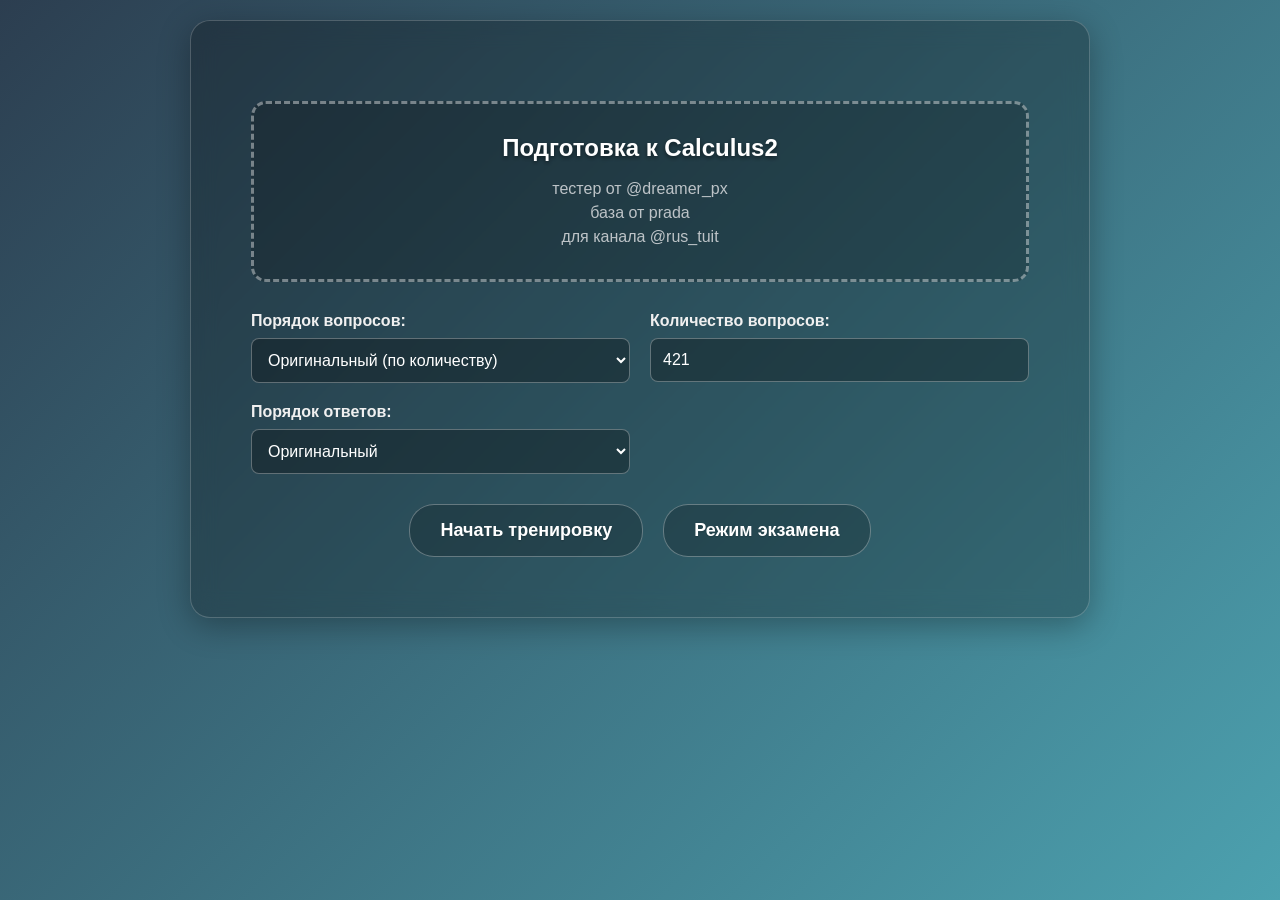
<file: testerCalculus2.html>
<!DOCTYPE html>
<html lang="ru">
<head>
    <meta charset="UTF-8">
    <meta name="viewport" content="width=device-width, initial-scale=1.0">
    <title>Тестирование</title>
    <style>
    * {
        margin: 0;
        padding: 0;
        box-sizing: border-box;
    }

    body {
        font-family: -apple-system, BlinkMacSystemFont, 'Segoe UI', Roboto, 'Helvetica Neue', Arial, sans-serif;
        background: linear-gradient(135deg, #2c3e50 0%, #4ca1af 100%);
        background-attachment: fixed;
        min-height: 100vh;
        padding: 20px;
        color: #ffffff;
    }

    .glass-panel {
        background: rgba(0, 0, 0, 0.25);
        -webkit-backdrop-filter: blur(12px);
        backdrop-filter: blur(12px);
        border: 1px solid rgba(255, 255, 255, 0.2);
        border-radius: 20px;
        box-shadow: 0 8px 32px 0 rgba(0, 0, 0, 0.3);
    }
    
    .container {
        max-width: 900px;
        margin: 0 auto;
        overflow: hidden;
        padding: 20px;
    }
    
    .setup-section, .quiz-section, .results-section {
        padding: 40px;
        text-align: center;
    }

    .info-box {
        border: 3px dashed rgba(255, 255, 255, 0.4);
        border-radius: 15px;
        padding: 30px;
        margin: 20px 0 30px;
        background: rgba(0, 0, 0, 0.2);
    }
    .info-box h2 {
        font-size: 1.5em;
        margin-bottom: 15px;
        text-shadow: 0 2px 4px rgba(0,0,0,0.5);
    }
    .info-box p {
        font-size: 1em;
        color: #bdc3c7;
        line-height: 1.5;
    }

    .controls {
        display: grid;
        grid-template-columns: repeat(auto-fit, minmax(250px, 1fr));
        gap: 20px;
        margin: 30px 0;
    }

    .control-group { text-align: left; transition: opacity 0.3s ease; }
    .control-group.disabled { opacity: 0.4; pointer-events: none; }
    .control-group label {
        display: block;
        margin-bottom: 8px;
        font-weight: 600;
        color: #f0f0f0;
    }

    .control-group input, .control-group select {
        width: 100%;
        padding: 12px;
        border: 1px solid rgba(255, 255, 255, 0.3);
        border-radius: 8px;
        font-size: 16px;
        background: rgba(0, 0, 0, 0.3);
        color: white;
        transition: border-color 0.3s ease, background-color 0.3s ease;
    }
    .control-group input:focus, .control-group select:focus {
        outline: none;
        border-color: #4ca1af;
        background-color: rgba(0, 0, 0, 0.4);
    }
    select option { background: #2c3e50; }
    
    #rangeSelectorGroup {
        grid-column: 1 / -1;
        text-align: center;
    }
    .range-inputs {
        display: inline-flex;
        gap: 10px;
        align-items: center;
        background: rgba(0,0,0,0.2);
        padding: 10px 15px;
        border-radius: 10px;
    }
    .range-inputs label { margin-bottom: 0; }
    .range-inputs input { width: 80px; text-align: center; }

    .start-buttons { display: flex; justify-content: center; gap: 20px; flex-wrap: wrap; }

    .btn {
        background: rgba(0, 0, 0, 0.2); color: white; border: 1px solid rgba(255, 255, 255, 0.3);
        padding: 15px 30px; border-radius: 25px; font-size: 18px; font-weight: bold;
        cursor: pointer; transition: all 0.3s ease; text-shadow: 0 1px 2px rgba(0,0,0,0.2);
    }
    .btn:hover:not(:disabled) {
        background: rgba(255, 255, 255, 0.1); transform: translateY(-2px);
        box-shadow: 0 6px 20px rgba(0,0,0, 0.2); border-color: rgba(255, 255, 255, 0.5);
    }
    .btn:disabled { opacity: 0.5; cursor: not-allowed; }

    .quiz-section { display: none; }
    
    #timer {
        font-size: 2.2em; font-weight: 700; color: white;
        text-shadow: 0 3px 6px rgba(0,0,0,0.4); margin-bottom: 20px;
        background: rgba(0,0,0,0.3); padding: 10px 25px;
        border-radius: 12px; display: inline-block;
    }

    .question-nav { padding: 0; margin-bottom: 30px; }
    .nav-buttons {
        display: flex; overflow-x: auto; gap: 10px; margin-bottom: 20px; padding: 10px;
        scrollbar-width: thin; scrollbar-color: #4ca1af #2c3e50; background: rgba(0,0,0,0.2); border-radius: 12px;
    }
    .nav-btn {
        width: 40px; height: 40px; border: 1px solid rgba(255, 255, 255, 0.2);
        background: rgba(0, 0, 0, 0.2); color: white; border-radius: 8px; cursor: pointer;
        font-weight: bold; transition: all 0.3s ease; flex-shrink: 0; font-size: 14px;
    }
    .nav-btn.current { background: #4ca1af; border-color: #4ca1af; }
    .nav-btn.answered { background: #27ae60; border-color: #27ae60; }
    .nav-btn:hover { transform: scale(1.1); background: rgba(255, 255, 255, 0.1); }

    .progress-bar { width: 100%; height: 8px; background: rgba(0,0,0,0.3); border-radius: 4px; overflow: hidden; }
    .progress-fill { height: 100%; background: linear-gradient(90deg, #4ca1af, #54e7f4); transition: width 0.3s ease; }

    .question-card { padding: 30px; }
    .question-text { font-size: 1.4em; font-weight: 600; margin-bottom: 10px; line-height: 1.5; text-shadow: 0 1px 3px rgba(0,0,0,0.4); }
    
    /* --- THIS IS THE MODIFIED RULE --- */
    .question-text img,
    .option img {
        max-width: 100%;
        height: auto;
        display: block;
        margin-top: 10px;
        border-radius: 10px;
    }
    
    .question-type-display {
        font-size: 1em; font-style: normal; font-weight: 500;
        color: #bdc3c7; margin-bottom: 25px;
    }

    .options { display: grid; gap: 15px; }
    .option {
        padding: 15px 20px; border: 1px solid rgba(255, 255, 255, 0.2);
        border-radius: 10px; cursor: pointer; transition: all 0.3s ease;
        font-size: 16px; background: rgba(0, 0, 0, 0.2); color: white;
    }
    .option:hover { background: rgba(255, 255, 255, 0.1); border-color: rgba(255, 255, 255, 0.6); }
    .option.selected { background: rgba(76, 161, 175, 0.5); border-color: #4ca1af; }
    .option.correct { background: #27ae60; border-color: #2ecc71; color: white; font-weight: bold; }
    .option.incorrect { background: #c0392b; border-color: #e74c3c; color: white; font-weight: bold; }

    .quiz-controls { display: flex; justify-content: space-between; align-items: center; margin-top: 30px; flex-wrap: wrap; gap: 15px; }

    .results-section { display: none; }
    .score-display { font-size: 4em; font-weight: bold; color: white; margin: 20px 0; text-shadow: 0 4px 8px rgba(0,0,0,0.4); }
    .score-details { padding: 30px; margin: 30px 0; }
    .score-item { display: flex; justify-content: space-between; margin: 15px 0; font-size: 18px; font-weight: 500; }

    .review-section { padding: 30px; margin: 30px 0; text-align: left; max-height: 400px; overflow-y: auto; }
    .mistake-item { background: rgba(0,0,0,0.3); padding: 20px; border-radius: 10px; margin: 15px 0; border-left: 4px solid #e74c3c; }
    .mistake-question { font-weight: bold; color: #ffffff; margin-bottom: 10px; }
    .mistake-answers { font-size: 14px; color: #ecf0f1; }
    .mistake-answers .correct { color: #2ecc71; font-weight: bold; }
    .mistake-answers .incorrect { color: #ff7675; font-weight: bold; }

    .results-buttons { display: flex; gap: 15px; justify-content: center; flex-wrap: wrap; }
    .hidden { display: none; }

    @media (max-width: 768px) {
        body { padding: 10px; }
        .container { padding: 5px; }
        .setup-section, .quiz-section, .results-section { padding: 20px; }
        .controls { grid-template-columns: 1fr; }
        .start-buttons { flex-direction: column; }
        .question-text { font-size: 1.2em; }
        .score-display { font-size: 3em; }
    }
    #passFailStatus {
        font-size: 1.8em;
        margin-bottom: 10px;
        font-weight: bold;
        text-transform: uppercase;
    }
    .status-pass {
        color: #2ecc71; /* Зеленый */
        text-shadow: 0 2px 5px rgba(46, 204, 113, 0.4);
    }
    .status-fail {
        color: #e74c3c; /* Красный */
        text-shadow: 0 2px 5px rgba(231, 76, 60, 0.4);
    }
</style>
</head>
<body>
    <div class="container glass-panel">
        <div id="setupSection" class="setup-section">
            <div class="info-box">
                <h2>Подготовка к Calculus2</h2>
                <p>
                    тестер от @dreamer_px<br>
                    база от prada<br>
                    для канала @rus_tuit
                </p>
            </div>

            <div class="controls">
                <div class="control-group">
                    <label for="questionOrder">Порядок вопросов:</label>
                    <select id="questionOrder">
                        <option value="original">Оригинальный (по количеству)</option>
                        <option value="random">Случайный (по количеству)</option>
                        <option value="range">Выбрать диапазон</option>
                    </select>
                </div>
                <div class="control-group" id="questionCountGroup">
                    <label for="questionCount">Количество вопросов:</label>
                    <input type="number" id="questionCount" min="1" value="10">
                </div>
                <div class="control-group">
                    <label for="answerOrder">Порядок ответов:</label>
                    <select id="answerOrder">
                        <option value="original">Оригинальный</option>
                        <option value="random">Случайный</option>
                    </select>
                </div>
                <div id="rangeSelectorGroup" class="control-group hidden">
                     <label>Укажите диапазон:</label>
                    <div class="range-inputs">
                        <label for="rangeStart">От:</label>
                        <input type="number" id="rangeStart" min="1" value="1">
                        <label for="rangeEnd">До:</label>
                        <input type="number" id="rangeEnd" min="1" value="20">
                    </div>
                </div>
            </div>
            
            <div class="start-buttons">
                <!-- Buttons are initially disabled, enabled by JS -->
                <button class="btn" id="startQuiz" disabled>Начать тренировку</button>
                <button class="btn" id="startExam" disabled>Режим экзамена</button>
            </div>
        </div>

        <!-- Quiz Section (No changes here) -->
        <div id="quizSection" class="quiz-section">
            <div id="timer"></div>
            <div class="question-nav">
                <div class="nav-buttons" id="navButtons"></div>
                <div class="progress-bar"><div class="progress-fill" id="progressFill"></div></div>
            </div>
            <div class="question-card glass-panel">
                <div class="question-text" id="questionText"></div>
                <div class="question-type-display" id="questionType"></div>
                <div class="options" id="optionsContainer"></div>
            </div>
            <div class="quiz-controls">
                <div>
                    <button class="btn" id="prevBtn">← Назад</button>
                    <button class="btn" id="nextBtn">Вперед →</button>
                    <button class="btn" id="finishBtn" style="display: none;">Завершить</button>
                </div>
            </div>
        </div>

        <!-- Results Section -->
        <div id="resultsSection" class="results-section">
            <h2>🎉 Тест завершен!</h2>
            <!-- НОВЫЙ ЭЛЕМЕНТ: Статус "Сдан/Не сдан" -->
            <h3 id="passFailStatus"></h3>
            
            <div class="score-display" id="scoreDisplay">0</div>
            <div class="score-details glass-panel">
                <!-- НОВЫЙ ЭЛЕМЕНТ: Строка для баллов -->
                <div class="score-item" id="pointsScoreRow" style="display: none;">
                    <span>Набранные баллы:</span>
                    <span id="pointsScore">0 / 100</span>
                </div>
                <div class="score-item"><span>Всего вопросов:</span><span id="totalQuestions">0</span></div>
                <div class="score-item"><span>Правильных ответов:</span><span id="correctAnswers">0</span></div>
                <div class="score-item"><span>Неправильных ответов:</span><span id="incorrectAnswers">0</span></div>
                <!-- ИЗМЕНЕНО: Ярлык для процентов -->
                <div class="score-item"><span>Процент верных:</span><span id="finalScore">0%</span></div>
            </div>
            <div class="review-section glass-panel" id="reviewSection" style="display: none;">
                <h3>📝 Разбор ошибок</h3>
                <div id="mistakesContainer"></div>
            </div>
            <div class="results-buttons">
                <button class="btn" id="showMistakesBtn">Показать ошибки</button>
                <button class="btn" id="restartBtn">Начать заново</button>
            </div>
        </div>
    </div>

    <script>

    const jsonData = `
    [
    {
        "Вопрос": "<img src='https://lms.tuit.uz/storage/u.kalandarov/calculus2/1-tip/1%20s.JPG'>",
        "A": "<img src='https://lms.tuit.uz/storage/u.kalandarov/calculus2/1-tip/1%20a.JPG'>",
        "B": "<img src='https://lms.tuit.uz/storage/u.kalandarov/calculus2/1-tip/1%20b.JPG'>",
        "C": "<img src='https://lms.tuit.uz/storage/u.kalandarov/calculus2/1-tip/1%20c.JPG'>",
        "D": "<img src='https://lms.tuit.uz/storage/u.kalandarov/calculus2/1-tip/1%20d.JPG'>",
        "Правильный ответ": "A",
        "Тип вопроса": "1"
    },
    {
        "Вопрос": "<img src='https://lms.tuit.uz/storage/u.kalandarov/calculus2/1-tip/2%20s.JPG'>",
        "A": "<img src='https://lms.tuit.uz/storage/u.kalandarov/calculus2/1-tip/2%20a.JPG'>",
        "B": "<img src='https://lms.tuit.uz/storage/u.kalandarov/calculus2/1-tip/2%20b.JPG'>",
        "C": "<img src='https://lms.tuit.uz/storage/u.kalandarov/calculus2/1-tip/2%20c.JPG'>",
        "D": "<img src='https://lms.tuit.uz/storage/u.kalandarov/calculus2/1-tip/2%20d.JPG'>",
        "Правильный ответ": "A",
        "Тип вопроса": "1"
    },
    {
        "Вопрос": "<img src='https://lms.tuit.uz/storage/u.kalandarov/calculus2/1-tip/3%20s.JPG'>",
        "A": "<img src='https://lms.tuit.uz/storage/u.kalandarov/calculus2/1-tip/3%20a.JPG'>",
        "B": "<img src='https://lms.tuit.uz/storage/u.kalandarov/calculus2/1-tip/3%20b.JPG'>",
        "C": "<img src='https://lms.tuit.uz/storage/u.kalandarov/calculus2/1-tip/3%20c.JPG'>",
        "D": "<img src='https://lms.tuit.uz/storage/u.kalandarov/calculus2/1-tip/3%20d.JPG'>",
        "Правильный ответ": "A",
        "Тип вопроса": "1"
    },
    {
        "Вопрос": "<img src='https://lms.tuit.uz/storage/u.kalandarov/calculus2/1-tip/4%20s.JPG'>",
        "A": "<img src='https://lms.tuit.uz/storage/u.kalandarov/calculus2/1-tip/4%20a.JPG'>",
        "B": "<img src='https://lms.tuit.uz/storage/u.kalandarov/calculus2/1-tip/4%20b.JPG'>",
        "C": "<img src='https://lms.tuit.uz/storage/u.kalandarov/calculus2/1-tip/4%20c.JPG'>",
        "D": "<img src='https://lms.tuit.uz/storage/u.kalandarov/calculus2/1-tip/4%20d.JPG'>",
        "Правильный ответ": "A",
        "Тип вопроса": "1"
    },
    {
        "Вопрос": "<img src='https://lms.tuit.uz/storage/u.kalandarov/calculus2/1-tip/5%20s.JPG'>",
        "A": "<img src='https://lms.tuit.uz/storage/u.kalandarov/calculus2/1-tip/5%20a.JPG'>",
        "B": "<img src='https://lms.tuit.uz/storage/u.kalandarov/calculus2/1-tip/5%20b.JPG'>",
        "C": "<img src='https://lms.tuit.uz/storage/u.kalandarov/calculus2/1-tip/5%20c.JPG'>",
        "D": "<img src='https://lms.tuit.uz/storage/u.kalandarov/calculus2/1-tip/5%20d.JPG'>",
        "Правильный ответ": "A",
        "Тип вопроса": "1"
    },
    {
        "Вопрос": "<img src='https://lms.tuit.uz/storage/u.kalandarov/calculus2/1-tip/6%20s.JPG'>",
        "A": "<img src='https://lms.tuit.uz/storage/u.kalandarov/calculus2/1-tip/6%20a.JPG'>",
        "B": "<img src='https://lms.tuit.uz/storage/u.kalandarov/calculus2/1-tip/6%20b.JPG'>",
        "C": "<img src='https://lms.tuit.uz/storage/u.kalandarov/calculus2/1-tip/6%20c.JPG'>",
        "D": "<img src='https://lms.tuit.uz/storage/u.kalandarov/calculus2/1-tip/6%20d.JPG'>",
        "Правильный ответ": "A",
        "Тип вопроса": "1"
    },
    {
        "Вопрос": "<img src='https://lms.tuit.uz/storage/u.kalandarov/calculus2/1-tip/7%20s.JPG'>",
        "A": "<img src='https://lms.tuit.uz/storage/u.kalandarov/calculus2/1-tip/7%20a.JPG'>",
        "B": "<img src='https://lms.tuit.uz/storage/u.kalandarov/calculus2/1-tip/7%20b.JPG'>",
        "C": "<img src='https://lms.tuit.uz/storage/u.kalandarov/calculus2/1-tip/7%20c.JPG'>",
        "D": "<img src='https://lms.tuit.uz/storage/u.kalandarov/calculus2/1-tip/7%20d.JPG'>",
        "Правильный ответ": "A",
        "Тип вопроса": "1"
    },
    {
        "Вопрос": "<img src='https://lms.tuit.uz/storage/u.kalandarov/calculus2/1-tip/8%20s.JPG'>",
        "A": "<img src='https://lms.tuit.uz/storage/u.kalandarov/calculus2/1-tip/8%20a.JPG'>",
        "B": "<img src='https://lms.tuit.uz/storage/u.kalandarov/calculus2/1-tip/8%20b.JPG'>",
        "C": "<img src='https://lms.tuit.uz/storage/u.kalandarov/calculus2/1-tip/8%20c.JPG'>",
        "D": "<img src='https://lms.tuit.uz/storage/u.kalandarov/calculus2/1-tip/8%20d.JPG'>",
        "Правильный ответ": "A",
        "Тип вопроса": "1"
    },
    {
        "Вопрос": "<img src='https://lms.tuit.uz/storage/u.kalandarov/calculus2/1-tip/9%20s.JPG'>",
        "A": "<img src='https://lms.tuit.uz/storage/u.kalandarov/calculus2/1-tip/9%20a.JPG'>",
        "B": "<img src='https://lms.tuit.uz/storage/u.kalandarov/calculus2/1-tip/9%20b.JPG'>",
        "C": "<img src='https://lms.tuit.uz/storage/u.kalandarov/calculus2/1-tip/9%20c.JPG'>",
        "D": "<img src='https://lms.tuit.uz/storage/u.kalandarov/calculus2/1-tip/9%20d.JPG'>",
        "Правильный ответ": "A",
        "Тип вопроса": "1"
    },
    {
        "Вопрос": "<img src='https://lms.tuit.uz/storage/u.kalandarov/calculus2/1-tip/10%20s.JPG'>",
        "A": "<img src='https://lms.tuit.uz/storage/u.kalandarov/calculus2/1-tip/10%20a.JPG'>",
        "B": "<img src='https://lms.tuit.uz/storage/u.kalandarov/calculus2/1-tip/10%20b.JPG'>",
        "C": "<img src='https://lms.tuit.uz/storage/u.kalandarov/calculus2/1-tip/10%20c.JPG'>",
        "D": "<img src='https://lms.tuit.uz/storage/u.kalandarov/calculus2/1-tip/10%20d.JPG'>",
        "Правильный ответ": "A",
        "Тип вопроса": "1"
    },
    {
        "Вопрос": "<img src='https://lms.tuit.uz/storage/u.kalandarov/calculus2/1-tip/11%20s.JPG'>",
        "A": "<img src='https://lms.tuit.uz/storage/u.kalandarov/calculus2/1-tip/11%20a.JPG'>",
        "B": "<img src='https://lms.tuit.uz/storage/u.kalandarov/calculus2/1-tip/11%20b.JPG'>",
        "C": "<img src='https://lms.tuit.uz/storage/u.kalandarov/calculus2/1-tip/11%20c.JPG'>",
        "D": "<img src='https://lms.tuit.uz/storage/u.kalandarov/calculus2/1-tip/11%20d.JPG'>",
        "Правильный ответ": "A",
        "Тип вопроса": "1"
    },
    {
        "Вопрос": "<img src='https://lms.tuit.uz/storage/u.kalandarov/calculus2/1-tip/12%20s.JPG'>",
        "A": "<img src='https://lms.tuit.uz/storage/u.kalandarov/calculus2/1-tip/12%20a.JPG'>",
        "B": "<img src='https://lms.tuit.uz/storage/u.kalandarov/calculus2/1-tip/12%20b.JPG'>",
        "C": "<img src='https://lms.tuit.uz/storage/u.kalandarov/calculus2/1-tip/12%20c.JPG'>",
        "D": "<img src='https://lms.tuit.uz/storage/u.kalandarov/calculus2/1-tip/12%20d.JPG'>",
        "Правильный ответ": "A",
        "Тип вопроса": "1"
    },
    {
        "Вопрос": "<img src='https://lms.tuit.uz/storage/u.kalandarov/calculus2/1-tip/13%20s.JPG'>",
        "A": "<img src='https://lms.tuit.uz/storage/u.kalandarov/calculus2/1-tip/13%20a.JPG'>",
        "B": "<img src='https://lms.tuit.uz/storage/u.kalandarov/calculus2/1-tip/13%20b.JPG'>",
        "C": "<img src='https://lms.tuit.uz/storage/u.kalandarov/calculus2/1-tip/13%20c.JPG'>",
        "D": "<img src='https://lms.tuit.uz/storage/u.kalandarov/calculus2/1-tip/13%20d.JPG'>",
        "Правильный ответ": "A",
        "Тип вопроса": "1"
    },
    {
        "Вопрос": "<img src='https://lms.tuit.uz/storage/u.kalandarov/calculus2/1-tip/14%20s.JPG'>",
        "A": "<img src='https://lms.tuit.uz/storage/u.kalandarov/calculus2/1-tip/14%20a.JPG'>",
        "B": "<img src='https://lms.tuit.uz/storage/u.kalandarov/calculus2/1-tip/14%20b.JPG'>",
        "C": "<img src='https://lms.tuit.uz/storage/u.kalandarov/calculus2/1-tip/14%20c.JPG'>",
        "D": "<img src='https://lms.tuit.uz/storage/u.kalandarov/calculus2/1-tip/14%20d.JPG'>",
        "Правильный ответ": "A",
        "Тип вопроса": "1"
    },
    {
        "Вопрос": "<img src='https://lms.tuit.uz/storage/u.kalandarov/calculus2/1-tip/15%20s.JPG'>",
        "A": "<img src='https://lms.tuit.uz/storage/u.kalandarov/calculus2/1-tip/15%20a.JPG'>",
        "B": "<img src='https://lms.tuit.uz/storage/u.kalandarov/calculus2/1-tip/15%20b.JPG'>",
        "C": "<img src='https://lms.tuit.uz/storage/u.kalandarov/calculus2/1-tip/15%20c.JPG'>",
        "D": "<img src='https://lms.tuit.uz/storage/u.kalandarov/calculus2/1-tip/15%20d.JPG'>",
        "Правильный ответ": "A",
        "Тип вопроса": "1"
    },
    {
        "Вопрос": "<img src='https://lms.tuit.uz/storage/u.kalandarov/calculus2/1-tip/16%20s.JPG'>",
        "A": "<img src='https://lms.tuit.uz/storage/u.kalandarov/calculus2/1-tip/16%20a.JPG'>",
        "B": "<img src='https://lms.tuit.uz/storage/u.kalandarov/calculus2/1-tip/16%20b.JPG'>",
        "C": "<img src='https://lms.tuit.uz/storage/u.kalandarov/calculus2/1-tip/16%20c.JPG'>",
        "D": "<img src='https://lms.tuit.uz/storage/u.kalandarov/calculus2/1-tip/16%20d.JPG'>",
        "Правильный ответ": "A",
        "Тип вопроса": "1"
    },
    {
        "Вопрос": "<img src='https://lms.tuit.uz/storage/u.kalandarov/calculus2/1-tip/17%20s.JPG'>",
        "A": "<img src='https://lms.tuit.uz/storage/u.kalandarov/calculus2/1-tip/17%20a.JPG'>",
        "B": "<img src='https://lms.tuit.uz/storage/u.kalandarov/calculus2/1-tip/17%20b.JPG'>",
        "C": "<img src='https://lms.tuit.uz/storage/u.kalandarov/calculus2/1-tip/17%20c.JPG'>",
        "D": "<img src='https://lms.tuit.uz/storage/u.kalandarov/calculus2/1-tip/17%20d.JPG'>",
        "Правильный ответ": "A",
        "Тип вопроса": "1"
    },
    {
        "Вопрос": "<img src='https://lms.tuit.uz/storage/u.kalandarov/calculus2/1-tip/18%20s.JPG'>",
        "A": "<img src='https://lms.tuit.uz/storage/u.kalandarov/calculus2/1-tip/18%20a.JPG'>",
        "B": "<img src='https://lms.tuit.uz/storage/u.kalandarov/calculus2/1-tip/18%20b.JPG'>",
        "C": "<img src='https://lms.tuit.uz/storage/u.kalandarov/calculus2/1-tip/18%20c.JPG'>",
        "D": "<img src='https://lms.tuit.uz/storage/u.kalandarov/calculus2/1-tip/18%20d.JPG'>",
        "Правильный ответ": "A",
        "Тип вопроса": "1"
    },
    {
        "Вопрос": "<img src='https://lms.tuit.uz/storage/u.kalandarov/calculus2/1-tip/19%20s.JPG'>",
        "A": "<img src='https://lms.tuit.uz/storage/u.kalandarov/calculus2/1-tip/19%20a.JPG'>",
        "B": "<img src='https://lms.tuit.uz/storage/u.kalandarov/calculus2/1-tip/19%20b.JPG'>",
        "C": "<img src='https://lms.tuit.uz/storage/u.kalandarov/calculus2/1-tip/19%20c.JPG'>",
        "D": "<img src='https://lms.tuit.uz/storage/u.kalandarov/calculus2/1-tip/19%20d.JPG'>",
        "Правильный ответ": "A",
        "Тип вопроса": "1"
    },
    {
        "Вопрос": "<img src='https://lms.tuit.uz/storage/u.kalandarov/calculus2/1-tip/20%20s.JPG'>",
        "A": "<img src='https://lms.tuit.uz/storage/u.kalandarov/calculus2/1-tip/20%20a.JPG'>",
        "B": "<img src='https://lms.tuit.uz/storage/u.kalandarov/calculus2/1-tip/20%20b.JPG'>",
        "C": "<img src='https://lms.tuit.uz/storage/u.kalandarov/calculus2/1-tip/20%20c.JPG'>",
        "D": "<img src='https://lms.tuit.uz/storage/u.kalandarov/calculus2/1-tip/20%20d.JPG'>",
        "Правильный ответ": "A",
        "Тип вопроса": "1"
    },
    {
        "Вопрос": "<img src='https://lms.tuit.uz/storage/u.kalandarov/calculus2/1-tip/21%20s.JPG'>",
        "A": "<img src='https://lms.tuit.uz/storage/u.kalandarov/calculus2/1-tip/21%20a.JPG'>",
        "B": "<img src='https://lms.tuit.uz/storage/u.kalandarov/calculus2/1-tip/21%20b.JPG'>",
        "C": "<img src='https://lms.tuit.uz/storage/u.kalandarov/calculus2/1-tip/21%20c.JPG'>",
        "D": "<img src='https://lms.tuit.uz/storage/u.kalandarov/calculus2/1-tip/21%20d.JPG'>",
        "Правильный ответ": "A",
        "Тип вопроса": "1"
    },
    {
        "Вопрос": "<img src='https://lms.tuit.uz/storage/u.kalandarov/calculus2/1-tip/22%20s.JPG'>",
        "A": "<img src='https://lms.tuit.uz/storage/u.kalandarov/calculus2/1-tip/22%20a.JPG'>",
        "B": "<img src='https://lms.tuit.uz/storage/u.kalandarov/calculus2/1-tip/22%20b.JPG'>",
        "C": "<img src='https://lms.tuit.uz/storage/u.kalandarov/calculus2/1-tip/22%20c.JPG'>",
        "D": "<img src='https://lms.tuit.uz/storage/u.kalandarov/calculus2/1-tip/22%20d.JPG'>",
        "Правильный ответ": "A",
        "Тип вопроса": "1"
    },
    {
        "Вопрос": "<img src='https://lms.tuit.uz/storage/u.kalandarov/calculus2/1-tip/23%20s.JPG'>",
        "A": "<img src='https://lms.tuit.uz/storage/u.kalandarov/calculus2/1-tip/23%20a.JPG'>",
        "B": "<img src='https://lms.tuit.uz/storage/u.kalandarov/calculus2/1-tip/23%20b.JPG'>",
        "C": "<img src='https://lms.tuit.uz/storage/u.kalandarov/calculus2/1-tip/23%20c.JPG'>",
        "D": "<img src='https://lms.tuit.uz/storage/u.kalandarov/calculus2/1-tip/23%20d.JPG'>",
        "Правильный ответ": "A",
        "Тип вопроса": "1"
    },
    {
        "Вопрос": "<img src='https://lms.tuit.uz/storage/u.kalandarov/calculus2/1-tip/24%20s.JPG'>",
        "A": "<img src='https://lms.tuit.uz/storage/u.kalandarov/calculus2/1-tip/24%20a.JPG'>",
        "B": "<img src='https://lms.tuit.uz/storage/u.kalandarov/calculus2/1-tip/24%20b.JPG'>",
        "C": "<img src='https://lms.tuit.uz/storage/u.kalandarov/calculus2/1-tip/24%20c.JPG'>",
        "D": "<img src='https://lms.tuit.uz/storage/u.kalandarov/calculus2/1-tip/24%20d.JPG'>",
        "Правильный ответ": "A",
        "Тип вопроса": "1"
    },
    {
        "Вопрос": "<img src='https://lms.tuit.uz/storage/u.kalandarov/calculus2/1-tip/25%20s.JPG'>",
        "A": "<img src='https://lms.tuit.uz/storage/u.kalandarov/calculus2/1-tip/25%20a.JPG'>",
        "B": "<img src='https://lms.tuit.uz/storage/u.kalandarov/calculus2/1-tip/25%20b.JPG'>",
        "C": "<img src='https://lms.tuit.uz/storage/u.kalandarov/calculus2/1-tip/25%20c.JPG'>",
        "D": "<img src='https://lms.tuit.uz/storage/u.kalandarov/calculus2/1-tip/25%20d.JPG'>",
        "Правильный ответ": "A",
        "Тип вопроса": "1"
    },
    {
        "Вопрос": "<img src='https://lms.tuit.uz/storage/u.kalandarov/calculus2/1-tip/26%20s.JPG'>",
        "A": "<img src='https://lms.tuit.uz/storage/u.kalandarov/calculus2/1-tip/26%20a.JPG'>",
        "B": "<img src='https://lms.tuit.uz/storage/u.kalandarov/calculus2/1-tip/26%20b.JPG'>",
        "C": "<img src='https://lms.tuit.uz/storage/u.kalandarov/calculus2/1-tip/26%20c.JPG'>",
        "D": "<img src='https://lms.tuit.uz/storage/u.kalandarov/calculus2/1-tip/26%20d.JPG'>",
        "Правильный ответ": "A",
        "Тип вопроса": "1"
    },
    {
        "Вопрос": "<img src='https://lms.tuit.uz/storage/u.kalandarov/calculus2/1-tip/27%20s.JPG'>",
        "A": "<img src='https://lms.tuit.uz/storage/u.kalandarov/calculus2/1-tip/27%20a.JPG'>",
        "B": "<img src='https://lms.tuit.uz/storage/u.kalandarov/calculus2/1-tip/27%20b.JPG'>",
        "C": "<img src='https://lms.tuit.uz/storage/u.kalandarov/calculus2/1-tip/27%20c.JPG'>",
        "D": "<img src='https://lms.tuit.uz/storage/u.kalandarov/calculus2/1-tip/27%20d.JPG'>",
        "Правильный ответ": "A",
        "Тип вопроса": "1"
    },
    {
        "Вопрос": "<img src='https://lms.tuit.uz/storage/u.kalandarov/calculus2/1-tip/28%20s.JPG'>",
        "A": "<img src='https://lms.tuit.uz/storage/u.kalandarov/calculus2/1-tip/28%20a.JPG'>",
        "B": "<img src='https://lms.tuit.uz/storage/u.kalandarov/calculus2/1-tip/28%20b.JPG'>",
        "C": "<img src='https://lms.tuit.uz/storage/u.kalandarov/calculus2/1-tip/28%20c.JPG'>",
        "D": "<img src='https://lms.tuit.uz/storage/u.kalandarov/calculus2/1-tip/28%20d.JPG'>",
        "Правильный ответ": "A",
        "Тип вопроса": "1"
    },
    {
        "Вопрос": "<img src='https://lms.tuit.uz/storage/u.kalandarov/calculus2/1-tip/29%20s.JPG'>",
        "A": "<img src='https://lms.tuit.uz/storage/u.kalandarov/calculus2/1-tip/29%20a.JPG'>",
        "B": "<img src='https://lms.tuit.uz/storage/u.kalandarov/calculus2/1-tip/29%20b.JPG'>",
        "C": "<img src='https://lms.tuit.uz/storage/u.kalandarov/calculus2/1-tip/29%20c.JPG'>",
        "D": "<img src='https://lms.tuit.uz/storage/u.kalandarov/calculus2/1-tip/29%20d.JPG'>",
        "Правильный ответ": "A",
        "Тип вопроса": "1"
    },
    {
        "Вопрос": "<img src='https://lms.tuit.uz/storage/u.kalandarov/calculus2/1-tip/30%20s.JPG'>",
        "A": "<img src='https://lms.tuit.uz/storage/u.kalandarov/calculus2/1-tip/30%20a.JPG'>",
        "B": "<img src='https://lms.tuit.uz/storage/u.kalandarov/calculus2/1-tip/30%20b.JPG'>",
        "C": "<img src='https://lms.tuit.uz/storage/u.kalandarov/calculus2/1-tip/30%20c.JPG'>",
        "D": "<img src='https://lms.tuit.uz/storage/u.kalandarov/calculus2/1-tip/30%20d.JPG'>",
        "Правильный ответ": "A",
        "Тип вопроса": "1"
    },
    {
        "Вопрос": "<img src='https://lms.tuit.uz/storage/u.kalandarov/calculus2/1-tip/31%20s.JPG'>",
        "A": "<img src='https://lms.tuit.uz/storage/u.kalandarov/calculus2/1-tip/31%20a.JPG'>",
        "B": "<img src='https://lms.tuit.uz/storage/u.kalandarov/calculus2/1-tip/31%20b.JPG'>",
        "C": "<img src='https://lms.tuit.uz/storage/u.kalandarov/calculus2/1-tip/31%20c.JPG'>",
        "D": "<img src='https://lms.tuit.uz/storage/u.kalandarov/calculus2/1-tip/31%20d.JPG'>",
        "Правильный ответ": "A",
        "Тип вопроса": "1"
    },
    {
        "Вопрос": "<img src='https://lms.tuit.uz/storage/u.kalandarov/calculus2/1-tip/32%20s.JPG'>",
        "A": "<img src='https://lms.tuit.uz/storage/u.kalandarov/calculus2/1-tip/32%20a.JPG'>",
        "B": "<img src='https://lms.tuit.uz/storage/u.kalandarov/calculus2/1-tip/32%20b.JPG'>",
        "C": "<img src='https://lms.tuit.uz/storage/u.kalandarov/calculus2/1-tip/32%20c.JPG'>",
        "D": "<img src='https://lms.tuit.uz/storage/u.kalandarov/calculus2/1-tip/32%20d.JPG'>",
        "Правильный ответ": "A",
        "Тип вопроса": "1"
    },
    {
        "Вопрос": "<img src='https://lms.tuit.uz/storage/u.kalandarov/calculus2/1-tip/33%20s.JPG'>",
        "A": "<img src='https://lms.tuit.uz/storage/u.kalandarov/calculus2/1-tip/33%20a.JPG'>",
        "B": "<img src='https://lms.tuit.uz/storage/u.kalandarov/calculus2/1-tip/33%20b.JPG'>",
        "C": "<img src='https://lms.tuit.uz/storage/u.kalandarov/calculus2/1-tip/33%20c.JPG'>",
        "D": "<img src='https://lms.tuit.uz/storage/u.kalandarov/calculus2/1-tip/33%20d.JPG'>",
        "Правильный ответ": "A",
        "Тип вопроса": "1"
    },
    {
        "Вопрос": "<img src='https://lms.tuit.uz/storage/u.kalandarov/calculus2/1-tip/34%20s.JPG'>",
        "A": "<img src='https://lms.tuit.uz/storage/u.kalandarov/calculus2/1-tip/34%20a.JPG'>",
        "B": "<img src='https://lms.tuit.uz/storage/u.kalandarov/calculus2/1-tip/34%20b.JPG'>",
        "C": "<img src='https://lms.tuit.uz/storage/u.kalandarov/calculus2/1-tip/34%20c.JPG'>",
        "D": "<img src='https://lms.tuit.uz/storage/u.kalandarov/calculus2/1-tip/34%20d.JPG'>",
        "Правильный ответ": "A",
        "Тип вопроса": "1"
    },
    {
        "Вопрос": "<img src='https://lms.tuit.uz/storage/u.kalandarov/calculus2/1-tip/35%20s.JPG'>",
        "A": "<img src='https://lms.tuit.uz/storage/u.kalandarov/calculus2/1-tip/35%20a.JPG'>",
        "B": "<img src='https://lms.tuit.uz/storage/u.kalandarov/calculus2/1-tip/35%20b.JPG'>",
        "C": "<img src='https://lms.tuit.uz/storage/u.kalandarov/calculus2/1-tip/35%20c.JPG'>",
        "D": "<img src='https://lms.tuit.uz/storage/u.kalandarov/calculus2/1-tip/35%20d.JPG'>",
        "Правильный ответ": "A",
        "Тип вопроса": "1"
    },
    {
        "Вопрос": "<img src='https://lms.tuit.uz/storage/u.kalandarov/calculus2/1-tip/36%20s.JPG'>",
        "A": "<img src='https://lms.tuit.uz/storage/u.kalandarov/calculus2/1-tip/36%20a.JPG'>",
        "B": "<img src='https://lms.tuit.uz/storage/u.kalandarov/calculus2/1-tip/36%20b.JPG'>",
        "C": "<img src='https://lms.tuit.uz/storage/u.kalandarov/calculus2/1-tip/36%20c.JPG'>",
        "D": "<img src='https://lms.tuit.uz/storage/u.kalandarov/calculus2/1-tip/36%20d.JPG'>",
        "Правильный ответ": "A",
        "Тип вопроса": "1"
    },
    {
        "Вопрос": "<img src='https://lms.tuit.uz/storage/u.kalandarov/calculus2/1-tip/37%20s.JPG'>",
        "A": "<img src='https://lms.tuit.uz/storage/u.kalandarov/calculus2/1-tip/37%20a.JPG'>",
        "B": "<img src='https://lms.tuit.uz/storage/u.kalandarov/calculus2/1-tip/37%20b.JPG'>",
        "C": "<img src='https://lms.tuit.uz/storage/u.kalandarov/calculus2/1-tip/37%20c.JPG'>",
        "D": "<img src='https://lms.tuit.uz/storage/u.kalandarov/calculus2/1-tip/37%20d.JPG'>",
        "Правильный ответ": "A",
        "Тип вопроса": "1"
    },
    {
        "Вопрос": "<img src='https://lms.tuit.uz/storage/u.kalandarov/calculus2/1-tip/38%20s.JPG'>",
        "A": "<img src='https://lms.tuit.uz/storage/u.kalandarov/calculus2/1-tip/38%20a.JPG'>",
        "B": "<img src='https://lms.tuit.uz/storage/u.kalandarov/calculus2/1-tip/38%20b.JPG'>",
        "C": "<img src='https://lms.tuit.uz/storage/u.kalandarov/calculus2/1-tip/38%20c.JPG'>",
        "D": "<img src='https://lms.tuit.uz/storage/u.kalandarov/calculus2/1-tip/38%20d.JPG'>",
        "Правильный ответ": "A",
        "Тип вопроса": "1"
    },
    {
        "Вопрос": "<img src='https://lms.tuit.uz/storage/u.kalandarov/calculus2/1-tip/39%20s.JPG'>",
        "A": "<img src='https://lms.tuit.uz/storage/u.kalandarov/calculus2/1-tip/39%20a.JPG'>",
        "B": "<img src='https://lms.tuit.uz/storage/u.kalandarov/calculus2/1-tip/39%20b.JPG'>",
        "C": "<img src='https://lms.tuit.uz/storage/u.kalandarov/calculus2/1-tip/39%20c.JPG'>",
        "D": "<img src='https://lms.tuit.uz/storage/u.kalandarov/calculus2/1-tip/39%20d.JPG'>",
        "Правильный ответ": "A",
        "Тип вопроса": "1"
    },
    {
        "Вопрос": "<img src='https://lms.tuit.uz/storage/u.kalandarov/calculus2/1-tip/40%20s.JPG'>",
        "A": "<img src='https://lms.tuit.uz/storage/u.kalandarov/calculus2/1-tip/40%20a.JPG'>",
        "B": "<img src='https://lms.tuit.uz/storage/u.kalandarov/calculus2/1-tip/40%20b.JPG'>",
        "C": "<img src='https://lms.tuit.uz/storage/u.kalandarov/calculus2/1-tip/40%20c.JPG'>",
        "D": "<img src='https://lms.tuit.uz/storage/u.kalandarov/calculus2/1-tip/40%20d.JPG'>",
        "Правильный ответ": "A",
        "Тип вопроса": "1"
    },
    {
        "Вопрос": "<img src='https://lms.tuit.uz/storage/u.kalandarov/calculus2/2-tip/1%20s.JPG'>",
        "A": "<img src='https://lms.tuit.uz/storage/u.kalandarov/calculus2/2-tip/1%20a.JPG'>",
        "B": "<img src='https://lms.tuit.uz/storage/u.kalandarov/calculus2/2-tip/1%20b.JPG'>",
        "C": "<img src='https://lms.tuit.uz/storage/u.kalandarov/calculus2/2-tip/1%20c.JPG'>",
        "D": "<img src='https://lms.tuit.uz/storage/u.kalandarov/calculus2/2-tip/1%20d.JPG'>",
        "Правильный ответ": "A",
        "Тип вопроса": "2"
    },
    {
        "Вопрос": "<img src='https://lms.tuit.uz/storage/u.kalandarov/calculus2/2-tip/2%20s.JPG'>",
        "A": "<img src='https://lms.tuit.uz/storage/u.kalandarov/calculus2/2-tip/2%20a.JPG'>",
        "B": "<img src='https://lms.tuit.uz/storage/u.kalandarov/calculus2/2-tip/2%20b.JPG'>",
        "C": "<img src='https://lms.tuit.uz/storage/u.kalandarov/calculus2/2-tip/2%20c.JPG'>",
        "D": "<img src='https://lms.tuit.uz/storage/u.kalandarov/calculus2/2-tip/2%20d.JPG'>",
        "Правильный ответ": "A",
        "Тип вопроса": "2"
    },
    {
        "Вопрос": "<img src='https://lms.tuit.uz/storage/u.kalandarov/calculus2/2-tip/3%20s.JPG'>",
        "A": "<img src='https://lms.tuit.uz/storage/u.kalandarov/calculus2/2-tip/3%20a.JPG'>",
        "B": "<img src='https://lms.tuit.uz/storage/u.kalandarov/calculus2/2-tip/3%20b.JPG'>",
        "C": "<img src='https://lms.tuit.uz/storage/u.kalandarov/calculus2/2-tip/3%20c.JPG'>",
        "D": "<img src='https://lms.tuit.uz/storage/u.kalandarov/calculus2/2-tip/3%20d.JPG'>",
        "Правильный ответ": "A",
        "Тип вопроса": "2"
    },
    {
        "Вопрос": "<img src='https://lms.tuit.uz/storage/u.kalandarov/calculus2/2-tip/4%20s.JPG'>",
        "A": "<img src='https://lms.tuit.uz/storage/u.kalandarov/calculus2/2-tip/4%20a.JPG'>",
        "B": "<img src='https://lms.tuit.uz/storage/u.kalandarov/calculus2/2-tip/4%20b.JPG'>",
        "C": "<img src='https://lms.tuit.uz/storage/u.kalandarov/calculus2/2-tip/4%20c.JPG'>",
        "D": "<img src='https://lms.tuit.uz/storage/u.kalandarov/calculus2/2-tip/4%20d.JPG'>",
        "Правильный ответ": "A",
        "Тип вопроса": "2"
    },
    {
        "Вопрос": "<img src='https://lms.tuit.uz/storage/u.kalandarov/calculus2/2-tip/5%20s.JPG'>",
        "A": "<img src='https://lms.tuit.uz/storage/u.kalandarov/calculus2/2-tip/5%20a.JPG'>",
        "B": "<img src='https://lms.tuit.uz/storage/u.kalandarov/calculus2/2-tip/5%20b.JPG'>",
        "C": "<img src='https://lms.tuit.uz/storage/u.kalandarov/calculus2/2-tip/5%20c.JPG'>",
        "D": "<img src='https://lms.tuit.uz/storage/u.kalandarov/calculus2/2-tip/5%20d.JPG'>",
        "Правильный ответ": "A",
        "Тип вопроса": "2"
    },
    {
        "Вопрос": "<img src='https://lms.tuit.uz/storage/u.kalandarov/calculus2/2-tip/6%20s.JPG'>",
        "A": "<img src='https://lms.tuit.uz/storage/u.kalandarov/calculus2/2-tip/6%20a.JPG'>",
        "B": "<img src='https://lms.tuit.uz/storage/u.kalandarov/calculus2/2-tip/6%20b.JPG'>",
        "C": "<img src='https://lms.tuit.uz/storage/u.kalandarov/calculus2/2-tip/6%20c.JPG'>",
        "D": "<img src='https://lms.tuit.uz/storage/u.kalandarov/calculus2/2-tip/6%20d.JPG'>",
        "Правильный ответ": "A",
        "Тип вопроса": "2"
    },
    {
        "Вопрос": "<img src='https://lms.tuit.uz/storage/u.kalandarov/calculus2/2-tip/7%20s.JPG'>",
        "A": "<img src='https://lms.tuit.uz/storage/u.kalandarov/calculus2/2-tip/7%20a.JPG'>",
        "B": "<img src='https://lms.tuit.uz/storage/u.kalandarov/calculus2/2-tip/7%20b.JPG'>",
        "C": "<img src='https://lms.tuit.uz/storage/u.kalandarov/calculus2/2-tip/7%20c.JPG'>",
        "D": "<img src='https://lms.tuit.uz/storage/u.kalandarov/calculus2/2-tip/7%20d.JPG'>",
        "Правильный ответ": "A",
        "Тип вопроса": "2"
    },
    {
        "Вопрос": "<img src='https://lms.tuit.uz/storage/u.kalandarov/calculus2/2-tip/8%20s.JPG'>",
        "A": "<img src='https://lms.tuit.uz/storage/u.kalandarov/calculus2/2-tip/8%20a.JPG'>",
        "B": "<img src='https://lms.tuit.uz/storage/u.kalandarov/calculus2/2-tip/8%20b.JPG'>",
        "C": "<img src='https://lms.tuit.uz/storage/u.kalandarov/calculus2/2-tip/8%20c.JPG'>",
        "D": "<img src='https://lms.tuit.uz/storage/u.kalandarov/calculus2/2-tip/8%20d.JPG'>",
        "Правильный ответ": "A",
        "Тип вопроса": "2"
    },
    {
        "Вопрос": "<img src='https://lms.tuit.uz/storage/u.kalandarov/calculus2/2-tip/9%20s.JPG'>",
        "A": "<img src='https://lms.tuit.uz/storage/u.kalandarov/calculus2/2-tip/9%20a.JPG'>",
        "B": "<img src='https://lms.tuit.uz/storage/u.kalandarov/calculus2/2-tip/9%20b.JPG'>",
        "C": "<img src='https://lms.tuit.uz/storage/u.kalandarov/calculus2/2-tip/9%20c.JPG'>",
        "D": "<img src='https://lms.tuit.uz/storage/u.kalandarov/calculus2/2-tip/9%20d.JPG'>",
        "Правильный ответ": "A",
        "Тип вопроса": "2"
    },
    {
        "Вопрос": "<img src='https://lms.tuit.uz/storage/u.kalandarov/calculus2/2-tip/10%20s.JPG'>",
        "A": "<img src='https://lms.tuit.uz/storage/u.kalandarov/calculus2/2-tip/10%20a.JPG'>",
        "B": "<img src='https://lms.tuit.uz/storage/u.kalandarov/calculus2/2-tip/10%20b.JPG'>",
        "C": "<img src='https://lms.tuit.uz/storage/u.kalandarov/calculus2/2-tip/10%20c.JPG'>",
        "D": "<img src='https://lms.tuit.uz/storage/u.kalandarov/calculus2/2-tip/10%20d.JPG'>",
        "Правильный ответ": "A",
        "Тип вопроса": "2"
    },
    {
        "Вопрос": "<img src='https://lms.tuit.uz/storage/u.kalandarov/calculus2/2-tip/11%20s.JPG'>",
        "A": "<img src='https://lms.tuit.uz/storage/u.kalandarov/calculus2/2-tip/11%20a.JPG'>",
        "B": "<img src='https://lms.tuit.uz/storage/u.kalandarov/calculus2/2-tip/11%20b.JPG'>",
        "C": "<img src='https://lms.tuit.uz/storage/u.kalandarov/calculus2/2-tip/11%20c.JPG'>",
        "D": "<img src='https://lms.tuit.uz/storage/u.kalandarov/calculus2/2-tip/11%20d.JPG'>",
        "Правильный ответ": "A",
        "Тип вопроса": "2"
    },
    {
        "Вопрос": "<img src='https://lms.tuit.uz/storage/u.kalandarov/calculus2/2-tip/12%20s.JPG'>",
        "A": "<img src='https://lms.tuit.uz/storage/u.kalandarov/calculus2/2-tip/12%20a.JPG'>",
        "B": "<img src='https://lms.tuit.uz/storage/u.kalandarov/calculus2/2-tip/12%20b.JPG'>",
        "C": "<img src='https://lms.tuit.uz/storage/u.kalandarov/calculus2/2-tip/12%20c.JPG'>",
        "D": "<img src='https://lms.tuit.uz/storage/u.kalandarov/calculus2/2-tip/12%20d.JPG'>",
        "Правильный ответ": "A",
        "Тип вопроса": "2"
    },
    {
        "Вопрос": "<img src='https://lms.tuit.uz/storage/u.kalandarov/calculus2/2-tip/13%20s.JPG'>",
        "A": "<img src='https://lms.tuit.uz/storage/u.kalandarov/calculus2/2-tip/13%20a.JPG'>",
        "B": "<img src='https://lms.tuit.uz/storage/u.kalandarov/calculus2/2-tip/13%20b.JPG'>",
        "C": "<img src='https://lms.tuit.uz/storage/u.kalandarov/calculus2/2-tip/13%20c.JPG'>",
        "D": "<img src='https://lms.tuit.uz/storage/u.kalandarov/calculus2/2-tip/13%20d.JPG'>",
        "Правильный ответ": "A",
        "Тип вопроса": "2"
    },
    {
        "Вопрос": "<img src='https://lms.tuit.uz/storage/u.kalandarov/calculus2/2-tip/14%20s.JPG'>",
        "A": "<img src='https://lms.tuit.uz/storage/u.kalandarov/calculus2/2-tip/14%20a.JPG'>",
        "B": "<img src='https://lms.tuit.uz/storage/u.kalandarov/calculus2/2-tip/14%20b.JPG'>",
        "C": "<img src='https://lms.tuit.uz/storage/u.kalandarov/calculus2/2-tip/14%20c.JPG'>",
        "D": "<img src='https://lms.tuit.uz/storage/u.kalandarov/calculus2/2-tip/14%20d.JPG'>",
        "Правильный ответ": "A",
        "Тип вопроса": "2"
    },
    {
        "Вопрос": "<img src='https://lms.tuit.uz/storage/u.kalandarov/calculus2/2-tip/15%20s.JPG'>",
        "A": "<img src='https://lms.tuit.uz/storage/u.kalandarov/calculus2/2-tip/15%20a.JPG'>",
        "B": "<img src='https://lms.tuit.uz/storage/u.kalandarov/calculus2/2-tip/15%20b.JPG'>",
        "C": "<img src='https://lms.tuit.uz/storage/u.kalandarov/calculus2/2-tip/15%20c.JPG'>",
        "D": "<img src='https://lms.tuit.uz/storage/u.kalandarov/calculus2/2-tip/15%20d.JPG'>",
        "Правильный ответ": "A",
        "Тип вопроса": "2"
    },
    {
        "Вопрос": "<img src='https://lms.tuit.uz/storage/u.kalandarov/calculus2/2-tip/16%20s.JPG'>",
        "A": "<img src='https://lms.tuit.uz/storage/u.kalandarov/calculus2/2-tip/16%20a.JPG'>",
        "B": "<img src='https://lms.tuit.uz/storage/u.kalandarov/calculus2/2-tip/16%20b.JPG'>",
        "C": "<img src='https://lms.tuit.uz/storage/u.kalandarov/calculus2/2-tip/16%20c.JPG'>",
        "D": "<img src='https://lms.tuit.uz/storage/u.kalandarov/calculus2/2-tip/16%20d.JPG'>",
        "Правильный ответ": "A",
        "Тип вопроса": "2"
    },
    {
        "Вопрос": "<img src='https://lms.tuit.uz/storage/u.kalandarov/calculus2/2-tip/17%20s.JPG'>",
        "A": "<img src='https://lms.tuit.uz/storage/u.kalandarov/calculus2/2-tip/17%20a.JPG'>",
        "B": "<img src='https://lms.tuit.uz/storage/u.kalandarov/calculus2/2-tip/17%20b.JPG'>",
        "C": "<img src='https://lms.tuit.uz/storage/u.kalandarov/calculus2/2-tip/17%20c.JPG'>",
        "D": "<img src='https://lms.tuit.uz/storage/u.kalandarov/calculus2/2-tip/17%20d.JPG'>",
        "Правильный ответ": "A",
        "Тип вопроса": "2"
    },
    {
        "Вопрос": "<img src='https://lms.tuit.uz/storage/u.kalandarov/calculus2/2-tip/18%20s.JPG'>",
        "A": "<img src='https://lms.tuit.uz/storage/u.kalandarov/calculus2/2-tip/18%20a.JPG'>",
        "B": "<img src='https://lms.tuit.uz/storage/u.kalandarov/calculus2/2-tip/18%20b.JPG'>",
        "C": "<img src='https://lms.tuit.uz/storage/u.kalandarov/calculus2/2-tip/18%20c.JPG'>",
        "D": "<img src='https://lms.tuit.uz/storage/u.kalandarov/calculus2/2-tip/18%20d.JPG'>",
        "Правильный ответ": "A",
        "Тип вопроса": "2"
    },
    {
        "Вопрос": "<img src='https://lms.tuit.uz/storage/u.kalandarov/calculus2/2-tip/19%20s.JPG'>",
        "A": "<img src='https://lms.tuit.uz/storage/u.kalandarov/calculus2/2-tip/19%20a.JPG'>",
        "B": "<img src='https://lms.tuit.uz/storage/u.kalandarov/calculus2/2-tip/19%20b.JPG'>",
        "C": "<img src='https://lms.tuit.uz/storage/u.kalandarov/calculus2/2-tip/19%20c.JPG'>",
        "D": "<img src='https://lms.tuit.uz/storage/u.kalandarov/calculus2/2-tip/19%20d.JPG'>",
        "Правильный ответ": "A",
        "Тип вопроса": "2"
    },
    {
        "Вопрос": "<img src='https://lms.tuit.uz/storage/u.kalandarov/calculus2/2-tip/20%20s.JPG'>",
        "A": "<img src='https://lms.tuit.uz/storage/u.kalandarov/calculus2/2-tip/20%20a.JPG'>",
        "B": "<img src='https://lms.tuit.uz/storage/u.kalandarov/calculus2/2-tip/20%20b.JPG'>",
        "C": "<img src='https://lms.tuit.uz/storage/u.kalandarov/calculus2/2-tip/20%20c.JPG'>",
        "D": "<img src='https://lms.tuit.uz/storage/u.kalandarov/calculus2/2-tip/20%20d.JPG'>",
        "Правильный ответ": "A",
        "Тип вопроса": "2"
    },
    {
        "Вопрос": "<img src='https://lms.tuit.uz/storage/u.kalandarov/calculus2/3-tip/1%20s.jpg'>",
        "A": "<img src='https://lms.tuit.uz/storage/u.kalandarov/calculus2/3-tip/1%20a.jpg'>",
        "B": "<img src='https://lms.tuit.uz/storage/u.kalandarov/calculus2/3-tip/1%20b.jpg'>",
        "C": "<img src='https://lms.tuit.uz/storage/u.kalandarov/calculus2/3-tip/1%20c.jpg'>",
        "D": "<img src='https://lms.tuit.uz/storage/u.kalandarov/calculus2/3-tip/1%20d.jpg'>",
        "Правильный ответ": "A",
        "Тип вопроса": "3"
    },
    {
        "Вопрос": "<img src='https://lms.tuit.uz/storage/u.kalandarov/calculus2/3-tip/2%20s.jpg'>",
        "A": "<img src='https://lms.tuit.uz/storage/u.kalandarov/calculus2/3-tip/2%20a.jpg'>",
        "B": "<img src='https://lms.tuit.uz/storage/u.kalandarov/calculus2/3-tip/2%20b.jpg'>",
        "C": "<img src='https://lms.tuit.uz/storage/u.kalandarov/calculus2/3-tip/2%20c.jpg'>",
        "D": "<img src='https://lms.tuit.uz/storage/u.kalandarov/calculus2/3-tip/2%20d.jpg'>",
        "Правильный ответ": "A",
        "Тип вопроса": "3"
    },
    {
        "Вопрос": "<img src='https://lms.tuit.uz/storage/u.kalandarov/calculus2/3-tip/3%20s.jpg'>",
        "A": "<img src='https://lms.tuit.uz/storage/u.kalandarov/calculus2/3-tip/3%20a.jpg'>",
        "B": "<img src='https://lms.tuit.uz/storage/u.kalandarov/calculus2/3-tip/3%20b.jpg'>",
        "C": "<img src='https://lms.tuit.uz/storage/u.kalandarov/calculus2/3-tip/3%20c.jpg'>",
        "D": "<img src='https://lms.tuit.uz/storage/u.kalandarov/calculus2/3-tip/3%20d.jpg'>",
        "Правильный ответ": "A",
        "Тип вопроса": "3"
    },
    {
        "Вопрос": "<img src='https://lms.tuit.uz/storage/u.kalandarov/calculus2/3-tip/4%20s.jpg'>",
        "A": "<img src='https://lms.tuit.uz/storage/u.kalandarov/calculus2/3-tip/4%20a.jpg'>",
        "B": "<img src='https://lms.tuit.uz/storage/u.kalandarov/calculus2/3-tip/4%20b.jpg'>",
        "C": "<img src='https://lms.tuit.uz/storage/u.kalandarov/calculus2/3-tip/4%20c.jpg'>",
        "D": "<img src='https://lms.tuit.uz/storage/u.kalandarov/calculus2/3-tip/4%20d.jpg'>",
        "Правильный ответ": "A",
        "Тип вопроса": "3"
    },
    {
        "Вопрос": "<img src='https://lms.tuit.uz/storage/u.kalandarov/calculus2/3-tip/5%20s.jpg'>",
        "A": "<img src='https://lms.tuit.uz/storage/u.kalandarov/calculus2/3-tip/5%20a.jpg'>",
        "B": "<img src='https://lms.tuit.uz/storage/u.kalandarov/calculus2/3-tip/5%20b.jpg'>",
        "C": "<img src='https://lms.tuit.uz/storage/u.kalandarov/calculus2/3-tip/5%20c.jpg'>",
        "D": "<img src='https://lms.tuit.uz/storage/u.kalandarov/calculus2/3-tip/5%20d.jpg'>",
        "Правильный ответ": "A",
        "Тип вопроса": "3"
    },
    {
        "Вопрос": "<img src='https://lms.tuit.uz/storage/u.kalandarov/calculus2/3-tip/6%20s.jpg'>",
        "A": "<img src='https://lms.tuit.uz/storage/u.kalandarov/calculus2/3-tip/6%20a.jpg'>",
        "B": "<img src='https://lms.tuit.uz/storage/u.kalandarov/calculus2/3-tip/6%20b.jpg'>",
        "C": "<img src='https://lms.tuit.uz/storage/u.kalandarov/calculus2/3-tip/6%20c.jpg'>",
        "D": "<img src='https://lms.tuit.uz/storage/u.kalandarov/calculus2/3-tip/6%20d.jpg'>",
        "Правильный ответ": "A",
        "Тип вопроса": "3"
    },
    {
        "Вопрос": "<img src='https://lms.tuit.uz/storage/u.kalandarov/calculus2/3-tip/7%20s.jpg'>",
        "A": "<img src='https://lms.tuit.uz/storage/u.kalandarov/calculus2/3-tip/7%20a.jpg'>",
        "B": "<img src='https://lms.tuit.uz/storage/u.kalandarov/calculus2/3-tip/7%20b.jpg'>",
        "C": "<img src='https://lms.tuit.uz/storage/u.kalandarov/calculus2/3-tip/7%20c.jpg'>",
        "D": "<img src='https://lms.tuit.uz/storage/u.kalandarov/calculus2/3-tip/7%20d.jpg'>",
        "Правильный ответ": "A",
        "Тип вопроса": "3"
    },
    {
        "Вопрос": "<img src='https://lms.tuit.uz/storage/u.kalandarov/calculus2/3-tip/8%20s.jpg'>",
        "A": "<img src='https://lms.tuit.uz/storage/u.kalandarov/calculus2/3-tip/8%20a.jpg'>",
        "B": "<img src='https://lms.tuit.uz/storage/u.kalandarov/calculus2/3-tip/8%20b.jpg'>",
        "C": "<img src='https://lms.tuit.uz/storage/u.kalandarov/calculus2/3-tip/8%20c.jpg'>",
        "D": "<img src='https://lms.tuit.uz/storage/u.kalandarov/calculus2/3-tip/8%20d.jpg'>",
        "Правильный ответ": "A",
        "Тип вопроса": "3"
    },
    {
        "Вопрос": "<img src='https://lms.tuit.uz/storage/u.kalandarov/calculus2/3-tip/9%20s.jpg'>",
        "A": "<img src='https://lms.tuit.uz/storage/u.kalandarov/calculus2/3-tip/9%20a.jpg'>",
        "B": "<img src='https://lms.tuit.uz/storage/u.kalandarov/calculus2/3-tip/9%20b.jpg'>",
        "C": "<img src='https://lms.tuit.uz/storage/u.kalandarov/calculus2/3-tip/9%20c.jpg'>",
        "D": "<img src='https://lms.tuit.uz/storage/u.kalandarov/calculus2/3-tip/9%20d.jpg'>",
        "Правильный ответ": "A",
        "Тип вопроса": "3"
    },
    {
        "Вопрос": "<img src='https://lms.tuit.uz/storage/u.kalandarov/calculus2/3-tip/10%20s.jpg'>",
        "A": "<img src='https://lms.tuit.uz/storage/u.kalandarov/calculus2/3-tip/10%20a.jpg'>",
        "B": "<img src='https://lms.tuit.uz/storage/u.kalandarov/calculus2/3-tip/10%20b.jpg'>",
        "C": "<img src='https://lms.tuit.uz/storage/u.kalandarov/calculus2/3-tip/10%20c.jpg'>",
        "D": "<img src='https://lms.tuit.uz/storage/u.kalandarov/calculus2/3-tip/10%20d.jpg'>",
        "Правильный ответ": "A",
        "Тип вопроса": "3"
    },
    {
        "Вопрос": "<img src='https://lms.tuit.uz/storage/u.kalandarov/calculus2/3-tip/11%20s.jpg'>",
        "A": "<img src='https://lms.tuit.uz/storage/u.kalandarov/calculus2/3-tip/11%20a.jpg'>",
        "B": "<img src='https://lms.tuit.uz/storage/u.kalandarov/calculus2/3-tip/11%20b.jpg'>",
        "C": "<img src='https://lms.tuit.uz/storage/u.kalandarov/calculus2/3-tip/11%20c.jpg'>",
        "D": "<img src='https://lms.tuit.uz/storage/u.kalandarov/calculus2/3-tip/11%20d.jpg'>",
        "Правильный ответ": "A",
        "Тип вопроса": "3"
    },
    {
        "Вопрос": "<img src='https://lms.tuit.uz/storage/u.kalandarov/calculus2/3-tip/12%20s.jpg'>",
        "A": "<img src='https://lms.tuit.uz/storage/u.kalandarov/calculus2/3-tip/12%20a.jpg'>",
        "B": "<img src='https://lms.tuit.uz/storage/u.kalandarov/calculus2/3-tip/12%20b.jpg'>",
        "C": "<img src='https://lms.tuit.uz/storage/u.kalandarov/calculus2/3-tip/12%20c.jpg'>",
        "D": "<img src='https://lms.tuit.uz/storage/u.kalandarov/calculus2/3-tip/12%20d.jpg'>",
        "Правильный ответ": "A",
        "Тип вопроса": "3"
    },
    {
        "Вопрос": "<img src='https://lms.tuit.uz/storage/u.kalandarov/calculus2/3-tip/13%20s.jpg'>",
        "A": "<img src='https://lms.tuit.uz/storage/u.kalandarov/calculus2/3-tip/13%20a.jpg'>",
        "B": "<img src='https://lms.tuit.uz/storage/u.kalandarov/calculus2/3-tip/13%20b.jpg'>",
        "C": "<img src='https://lms.tuit.uz/storage/u.kalandarov/calculus2/3-tip/13%20c.jpg'>",
        "D": "<img src='https://lms.tuit.uz/storage/u.kalandarov/calculus2/3-tip/13%20d.jpg'>",
        "Правильный ответ": "A",
        "Тип вопроса": "3"
    },
    {
        "Вопрос": "<img src='https://lms.tuit.uz/storage/u.kalandarov/calculus2/3-tip/14%20s.jpg'>",
        "A": "<img src='https://lms.tuit.uz/storage/u.kalandarov/calculus2/3-tip/14%20a.jpg'>",
        "B": "<img src='https://lms.tuit.uz/storage/u.kalandarov/calculus2/3-tip/14%20b.jpg'>",
        "C": "<img src='https://lms.tuit.uz/storage/u.kalandarov/calculus2/3-tip/14%20c.jpg'>",
        "D": "<img src='https://lms.tuit.uz/storage/u.kalandarov/calculus2/3-tip/14%20d.jpg'>",
        "Правильный ответ": "A",
        "Тип вопроса": "3"
    },
    {
        "Вопрос": "<img src='https://lms.tuit.uz/storage/u.kalandarov/calculus2/3-tip/15%20s.jpg'>",
        "A": "<img src='https://lms.tuit.uz/storage/u.kalandarov/calculus2/3-tip/15%20a.jpg'>",
        "B": "<img src='https://lms.tuit.uz/storage/u.kalandarov/calculus2/3-tip/15%20b.jpg'>",
        "C": "<img src='https://lms.tuit.uz/storage/u.kalandarov/calculus2/3-tip/15%20c.jpg'>",
        "D": "<img src='https://lms.tuit.uz/storage/u.kalandarov/calculus2/3-tip/15%20d.jpg'>",
        "Правильный ответ": "A",
        "Тип вопроса": "3"
    },
    {
        "Вопрос": "<img src='https://lms.tuit.uz/storage/u.kalandarov/calculus2/3-tip/16%20s.jpg'>",
        "A": "<img src='https://lms.tuit.uz/storage/u.kalandarov/calculus2/3-tip/16%20a.jpg'>",
        "B": "<img src='https://lms.tuit.uz/storage/u.kalandarov/calculus2/3-tip/16%20b.jpg'>",
        "C": "<img src='https://lms.tuit.uz/storage/u.kalandarov/calculus2/3-tip/16%20c.jpg'>",
        "D": "<img src='https://lms.tuit.uz/storage/u.kalandarov/calculus2/3-tip/16%20d.jpg'>",
        "Правильный ответ": "A",
        "Тип вопроса": "3"
    },
    {
        "Вопрос": "<img src='https://lms.tuit.uz/storage/u.kalandarov/calculus2/3-tip/17%20s.jpg'>",
        "A": "<img src='https://lms.tuit.uz/storage/u.kalandarov/calculus2/3-tip/17%20a.jpg'>",
        "B": "<img src='https://lms.tuit.uz/storage/u.kalandarov/calculus2/3-tip/17%20b.jpg'>",
        "C": "<img src='https://lms.tuit.uz/storage/u.kalandarov/calculus2/3-tip/17%20c.jpg'>",
        "D": "<img src='https://lms.tuit.uz/storage/u.kalandarov/calculus2/3-tip/17%20d.jpg'>",
        "Правильный ответ": "A",
        "Тип вопроса": "3"
    },
    {
        "Вопрос": "<img src='https://lms.tuit.uz/storage/u.kalandarov/calculus2/3-tip/18%20s.jpg'>",
        "A": "<img src='https://lms.tuit.uz/storage/u.kalandarov/calculus2/3-tip/18%20a.jpg'>",
        "B": "<img src='https://lms.tuit.uz/storage/u.kalandarov/calculus2/3-tip/18%20b.jpg'>",
        "C": "<img src='https://lms.tuit.uz/storage/u.kalandarov/calculus2/3-tip/18%20c.jpg'>",
        "D": "<img src='https://lms.tuit.uz/storage/u.kalandarov/calculus2/3-tip/18%20d.jpg'>",
        "Правильный ответ": "A",
        "Тип вопроса": "3"
    },
    {
        "Вопрос": "<img src='https://lms.tuit.uz/storage/u.kalandarov/calculus2/3-tip/19%20s.jpg'>",
        "A": "<img src='https://lms.tuit.uz/storage/u.kalandarov/calculus2/3-tip/19%20a.jpg'>",
        "B": "<img src='https://lms.tuit.uz/storage/u.kalandarov/calculus2/3-tip/19%20b.jpg'>",
        "C": "<img src='https://lms.tuit.uz/storage/u.kalandarov/calculus2/3-tip/19%20c.jpg'>",
        "D": "<img src='https://lms.tuit.uz/storage/u.kalandarov/calculus2/3-tip/19%20d.jpg'>",
        "Правильный ответ": "A",
        "Тип вопроса": "3"
    },
    {
        "Вопрос": "<img src='https://lms.tuit.uz/storage/u.kalandarov/calculus2/3-tip/20%20s.jpg'>",
        "A": "<img src='https://lms.tuit.uz/storage/u.kalandarov/calculus2/3-tip/20%20a.jpg'>",
        "B": "<img src='https://lms.tuit.uz/storage/u.kalandarov/calculus2/3-tip/20%20b.jpg'>",
        "C": "<img src='https://lms.tuit.uz/storage/u.kalandarov/calculus2/3-tip/20%20c.jpg'>",
        "D": "<img src='https://lms.tuit.uz/storage/u.kalandarov/calculus2/3-tip/20%20d.jpg'>",
        "Правильный ответ": "A",
        "Тип вопроса": "3"
    },
    {
        "Вопрос": "<img src='https://lms.tuit.uz/storage/u.kalandarov/calculus2/4-tip/1%20s.JPG'>",
        "A": "<img src='https://lms.tuit.uz/storage/u.kalandarov/calculus2/4-tip/1%20a.JPG'>",
        "B": "<img src='https://lms.tuit.uz/storage/u.kalandarov/calculus2/4-tip/1%20b.JPG'>",
        "C": "<img src='https://lms.tuit.uz/storage/u.kalandarov/calculus2/4-tip/1%20c.JPG'>",
        "D": "<img src='https://lms.tuit.uz/storage/u.kalandarov/calculus2/4-tip/1%20d.JPG'>",
        "Правильный ответ": "A",
        "Тип вопроса": "4"
    },
    {
        "Вопрос": "<img src='https://lms.tuit.uz/storage/u.kalandarov/calculus2/4-tip/2%20s.JPG'>",
        "A": "<img src='https://lms.tuit.uz/storage/u.kalandarov/calculus2/4-tip/2%20a.JPG'>",
        "B": "<img src='https://lms.tuit.uz/storage/u.kalandarov/calculus2/4-tip/2%20b.JPG'>",
        "C": "<img src='https://lms.tuit.uz/storage/u.kalandarov/calculus2/4-tip/2%20c.JPG'>",
        "D": "<img src='https://lms.tuit.uz/storage/u.kalandarov/calculus2/4-tip/2%20d.JPG'>",
        "Правильный ответ": "A",
        "Тип вопроса": "4"
    },
    {
        "Вопрос": "<img src='https://lms.tuit.uz/storage/u.kalandarov/calculus2/4-tip/3%20s.JPG'>",
        "A": "<img src='https://lms.tuit.uz/storage/u.kalandarov/calculus2/4-tip/3%20a.JPG'>",
        "B": "<img src='https://lms.tuit.uz/storage/u.kalandarov/calculus2/4-tip/3%20b.JPG'>",
        "C": "<img src='https://lms.tuit.uz/storage/u.kalandarov/calculus2/4-tip/3%20c.JPG'>",
        "D": "<img src='https://lms.tuit.uz/storage/u.kalandarov/calculus2/4-tip/3%20d.JPG'>",
        "Правильный ответ": "A",
        "Тип вопроса": "4"
    },
    {
        "Вопрос": "<img src='https://lms.tuit.uz/storage/u.kalandarov/calculus2/4-tip/4%20s.JPG'>",
        "A": "<img src='https://lms.tuit.uz/storage/u.kalandarov/calculus2/4-tip/4%20a.JPG'>",
        "B": "<img src='https://lms.tuit.uz/storage/u.kalandarov/calculus2/4-tip/4%20b.JPG'>",
        "C": "<img src='https://lms.tuit.uz/storage/u.kalandarov/calculus2/4-tip/4%20c.JPG'>",
        "D": "<img src='https://lms.tuit.uz/storage/u.kalandarov/calculus2/4-tip/4%20d.JPG'>",
        "Правильный ответ": "A",
        "Тип вопроса": "4"
    },
    {
        "Вопрос": "<img src='https://lms.tuit.uz/storage/u.kalandarov/calculus2/4-tip/5%20s.JPG'>",
        "A": "<img src='https://lms.tuit.uz/storage/u.kalandarov/calculus2/4-tip/5%20a.JPG'>",
        "B": "<img src='https://lms.tuit.uz/storage/u.kalandarov/calculus2/4-tip/5%20b.JPG'>",
        "C": "<img src='https://lms.tuit.uz/storage/u.kalandarov/calculus2/4-tip/5%20c.JPG'>",
        "D": "<img src='https://lms.tuit.uz/storage/u.kalandarov/calculus2/4-tip/5%20d.JPG'>",
        "Правильный ответ": "A",
        "Тип вопроса": "4"
    },
    {
        "Вопрос": "<img src='https://lms.tuit.uz/storage/u.kalandarov/calculus2/4-tip/6%20s.JPG'>",
        "A": "<img src='https://lms.tuit.uz/storage/u.kalandarov/calculus2/4-tip/6%20a.JPG'>",
        "B": "<img src='https://lms.tuit.uz/storage/u.kalandarov/calculus2/4-tip/6%20b.JPG'>",
        "C": "<img src='https://lms.tuit.uz/storage/u.kalandarov/calculus2/4-tip/6%20c.JPG'>",
        "D": "<img src='https://lms.tuit.uz/storage/u.kalandarov/calculus2/4-tip/6%20d.JPG'>",
        "Правильный ответ": "A",
        "Тип вопроса": "4"
    },
    {
        "Вопрос": "<img src='https://lms.tuit.uz/storage/u.kalandarov/calculus2/4-tip/7%20s.JPG'>",
        "A": "<img src='https://lms.tuit.uz/storage/u.kalandarov/calculus2/4-tip/7%20a.JPG'>",
        "B": "<img src='https://lms.tuit.uz/storage/u.kalandarov/calculus2/4-tip/7%20b.JPG'>",
        "C": "<img src='https://lms.tuit.uz/storage/u.kalandarov/calculus2/4-tip/7%20c.JPG'>",
        "D": "<img src='https://lms.tuit.uz/storage/u.kalandarov/calculus2/4-tip/7%20d.JPG'>",
        "Правильный ответ": "A",
        "Тип вопроса": "4"
    },
    {
        "Вопрос": "<img src='https://lms.tuit.uz/storage/u.kalandarov/calculus2/4-tip/8%20s.JPG'>",
        "A": "<img src='https://lms.tuit.uz/storage/u.kalandarov/calculus2/4-tip/8%20a.JPG'>",
        "B": "<img src='https://lms.tuit.uz/storage/u.kalandarov/calculus2/4-tip/8%20b.JPG'>",
        "C": "<img src='https://lms.tuit.uz/storage/u.kalandarov/calculus2/4-tip/8%20c.JPG'>",
        "D": "<img src='https://lms.tuit.uz/storage/u.kalandarov/calculus2/4-tip/8%20d.JPG'>",
        "Правильный ответ": "A",
        "Тип вопроса": "4"
    },
    {
        "Вопрос": "<img src='https://lms.tuit.uz/storage/u.kalandarov/calculus2/4-tip/9%20s.JPG'>",
        "A": "<img src='https://lms.tuit.uz/storage/u.kalandarov/calculus2/4-tip/9%20a.JPG'>",
        "B": "<img src='https://lms.tuit.uz/storage/u.kalandarov/calculus2/4-tip/9%20b.JPG'>",
        "C": "<img src='https://lms.tuit.uz/storage/u.kalandarov/calculus2/4-tip/9%20c.JPG'>",
        "D": "<img src='https://lms.tuit.uz/storage/u.kalandarov/calculus2/4-tip/9%20d.JPG'>",
        "Правильный ответ": "A",
        "Тип вопроса": "4"
    },
    {
        "Вопрос": "<img src='https://lms.tuit.uz/storage/u.kalandarov/calculus2/4-tip/10%20s.JPG'>",
        "A": "<img src='https://lms.tuit.uz/storage/u.kalandarov/calculus2/4-tip/10%20a.JPG'>",
        "B": "<img src='https://lms.tuit.uz/storage/u.kalandarov/calculus2/4-tip/10%20b.JPG'>",
        "C": "<img src='https://lms.tuit.uz/storage/u.kalandarov/calculus2/4-tip/10%20c.JPG'>",
        "D": "<img src='https://lms.tuit.uz/storage/u.kalandarov/calculus2/4-tip/10%20d.JPG'>",
        "Правильный ответ": "A",
        "Тип вопроса": "4"
    },
    {
        "Вопрос": "<img src='https://lms.tuit.uz/storage/u.kalandarov/calculus2/4-tip/11%20s.JPG'>",
        "A": "<img src='https://lms.tuit.uz/storage/u.kalandarov/calculus2/4-tip/11%20a.JPG'>",
        "B": "<img src='https://lms.tuit.uz/storage/u.kalandarov/calculus2/4-tip/11%20b.JPG'>",
        "C": "<img src='https://lms.tuit.uz/storage/u.kalandarov/calculus2/4-tip/11%20c.JPG'>",
        "D": "<img src='https://lms.tuit.uz/storage/u.kalandarov/calculus2/4-tip/11%20d.JPG'>",
        "Правильный ответ": "A",
        "Тип вопроса": "4"
    },
    {
        "Вопрос": "<img src='https://lms.tuit.uz/storage/u.kalandarov/calculus2/4-tip/12%20s.JPG'>",
        "A": "<img src='https://lms.tuit.uz/storage/u.kalandarov/calculus2/4-tip/12%20a.JPG'>",
        "B": "<img src='https://lms.tuit.uz/storage/u.kalandarov/calculus2/4-tip/12%20b.JPG'>",
        "C": "<img src='https://lms.tuit.uz/storage/u.kalandarov/calculus2/4-tip/12%20c.JPG'>",
        "D": "<img src='https://lms.tuit.uz/storage/u.kalandarov/calculus2/4-tip/12%20d.JPG'>",
        "Правильный ответ": "A",
        "Тип вопроса": "4"
    },
    {
        "Вопрос": "<img src='https://lms.tuit.uz/storage/u.kalandarov/calculus2/4-tip/13%20s.JPG'>",
        "A": "<img src='https://lms.tuit.uz/storage/u.kalandarov/calculus2/4-tip/13%20a.JPG'>",
        "B": "<img src='https://lms.tuit.uz/storage/u.kalandarov/calculus2/4-tip/13%20b.JPG'>",
        "C": "<img src='https://lms.tuit.uz/storage/u.kalandarov/calculus2/4-tip/13%20c.JPG'>",
        "D": "<img src='https://lms.tuit.uz/storage/u.kalandarov/calculus2/4-tip/13%20d.JPG'>",
        "Правильный ответ": "A",
        "Тип вопроса": "4"
    },
    {
        "Вопрос": "<img src='https://lms.tuit.uz/storage/u.kalandarov/calculus2/4-tip/14%20s.JPG'>",
        "A": "<img src='https://lms.tuit.uz/storage/u.kalandarov/calculus2/4-tip/14%20a.JPG'>",
        "B": "<img src='https://lms.tuit.uz/storage/u.kalandarov/calculus2/4-tip/14%20b.JPG'>",
        "C": "<img src='https://lms.tuit.uz/storage/u.kalandarov/calculus2/4-tip/14%20c.JPG'>",
        "D": "<img src='https://lms.tuit.uz/storage/u.kalandarov/calculus2/4-tip/14%20d.JPG'>",
        "Правильный ответ": "A",
        "Тип вопроса": "4"
    },
    {
        "Вопрос": "<img src='https://lms.tuit.uz/storage/u.kalandarov/calculus2/4-tip/15%20s.JPG'>",
        "A": "<img src='https://lms.tuit.uz/storage/u.kalandarov/calculus2/4-tip/15%20a.JPG'>",
        "B": "<img src='https://lms.tuit.uz/storage/u.kalandarov/calculus2/4-tip/15%20b.JPG'>",
        "C": "<img src='https://lms.tuit.uz/storage/u.kalandarov/calculus2/4-tip/15%20c.JPG'>",
        "D": "<img src='https://lms.tuit.uz/storage/u.kalandarov/calculus2/4-tip/15%20d.JPG'>",
        "Правильный ответ": "A",
        "Тип вопроса": "4"
    },
    {
        "Вопрос": "<img src='https://lms.tuit.uz/storage/u.kalandarov/calculus2/4-tip/16%20s.JPG'>",
        "A": "<img src='https://lms.tuit.uz/storage/u.kalandarov/calculus2/4-tip/16%20a.JPG'>",
        "B": "<img src='https://lms.tuit.uz/storage/u.kalandarov/calculus2/4-tip/16%20b.JPG'>",
        "C": "<img src='https://lms.tuit.uz/storage/u.kalandarov/calculus2/4-tip/16%20c.JPG'>",
        "D": "<img src='https://lms.tuit.uz/storage/u.kalandarov/calculus2/4-tip/16%20d.JPG'>",
        "Правильный ответ": "A",
        "Тип вопроса": "4"
    },
    {
        "Вопрос": "<img src='https://lms.tuit.uz/storage/u.kalandarov/calculus2/4-tip/17%20s.JPG'>",
        "A": "<img src='https://lms.tuit.uz/storage/u.kalandarov/calculus2/4-tip/17%20a.JPG'>",
        "B": "<img src='https://lms.tuit.uz/storage/u.kalandarov/calculus2/4-tip/17%20b.JPG'>",
        "C": "<img src='https://lms.tuit.uz/storage/u.kalandarov/calculus2/4-tip/17%20c.JPG'>",
        "D": "<img src='https://lms.tuit.uz/storage/u.kalandarov/calculus2/4-tip/17%20d.JPG'>",
        "Правильный ответ": "A",
        "Тип вопроса": "4"
    },
    {
        "Вопрос": "<img src='https://lms.tuit.uz/storage/u.kalandarov/calculus2/4-tip/18%20s.JPG'>",
        "A": "<img src='https://lms.tuit.uz/storage/u.kalandarov/calculus2/4-tip/18%20a.JPG'>",
        "B": "<img src='https://lms.tuit.uz/storage/u.kalandarov/calculus2/4-tip/18%20b.JPG'>",
        "C": "<img src='https://lms.tuit.uz/storage/u.kalandarov/calculus2/4-tip/18%20c.JPG'>",
        "D": "<img src='https://lms.tuit.uz/storage/u.kalandarov/calculus2/4-tip/18%20d.JPG'>",
        "Правильный ответ": "A",
        "Тип вопроса": "4"
    },
    {
        "Вопрос": "<img src='https://lms.tuit.uz/storage/u.kalandarov/calculus2/4-tip/19%20s.JPG'>",
        "A": "<img src='https://lms.tuit.uz/storage/u.kalandarov/calculus2/4-tip/19%20a.JPG'>",
        "B": "<img src='https://lms.tuit.uz/storage/u.kalandarov/calculus2/4-tip/19%20b.JPG'>",
        "C": "<img src='https://lms.tuit.uz/storage/u.kalandarov/calculus2/4-tip/19%20c.JPG'>",
        "D": "<img src='https://lms.tuit.uz/storage/u.kalandarov/calculus2/4-tip/19%20d.JPG'>",
        "Правильный ответ": "A",
        "Тип вопроса": "4"
    },
    {
        "Вопрос": "<img src='https://lms.tuit.uz/storage/u.kalandarov/calculus2/4-tip/20%20s.JPG'>",
        "A": "<img src='https://lms.tuit.uz/storage/u.kalandarov/calculus2/4-tip/20%20a.JPG'>",
        "B": "<img src='https://lms.tuit.uz/storage/u.kalandarov/calculus2/4-tip/20%20b.JPG'>",
        "C": "<img src='https://lms.tuit.uz/storage/u.kalandarov/calculus2/4-tip/20%20c.JPG'>",
        "D": "<img src='https://lms.tuit.uz/storage/u.kalandarov/calculus2/4-tip/20%20d.JPG'>",
        "Правильный ответ": "A",
        "Тип вопроса": "4"
    },
    {
        "Вопрос": "<img src='https://lms.tuit.uz/storage/u.kalandarov/calculus2/5-tip/1%20s.jpg'>",
        "A": "<img src='https://lms.tuit.uz/storage/u.kalandarov/calculus2/5-tip/1%20a.jpg'>",
        "B": "<img src='https://lms.tuit.uz/storage/u.kalandarov/calculus2/5-tip/1%20b.jpg'>",
        "C": "<img src='https://lms.tuit.uz/storage/u.kalandarov/calculus2/5-tip/1%20c.jpg'>",
        "D": "<img src='https://lms.tuit.uz/storage/u.kalandarov/calculus2/5-tip/1%20d.jpg'>",
        "Правильный ответ": "A",
        "Тип вопроса": "5"
    },
    {
        "Вопрос": "<img src='https://lms.tuit.uz/storage/u.kalandarov/calculus2/5-tip/2%20s.jpg'>",
        "A": "<img src='https://lms.tuit.uz/storage/u.kalandarov/calculus2/5-tip/2%20a.jpg'>",
        "B": "<img src='https://lms.tuit.uz/storage/u.kalandarov/calculus2/5-tip/2%20b.jpg'>",
        "C": "<img src='https://lms.tuit.uz/storage/u.kalandarov/calculus2/5-tip/2%20c.jpg'>",
        "D": "<img src='https://lms.tuit.uz/storage/u.kalandarov/calculus2/5-tip/2%20d.jpg'>",
        "Правильный ответ": "A",
        "Тип вопроса": "5"
    },
    {
        "Вопрос": "<img src='https://lms.tuit.uz/storage/u.kalandarov/calculus2/5-tip/3%20s.jpg'>",
        "A": "<img src='https://lms.tuit.uz/storage/u.kalandarov/calculus2/5-tip/3%20a.jpg'>",
        "B": "<img src='https://lms.tuit.uz/storage/u.kalandarov/calculus2/5-tip/3%20b.jpg'>",
        "C": "<img src='https://lms.tuit.uz/storage/u.kalandarov/calculus2/5-tip/3%20c.jpg'>",
        "D": "<img src='https://lms.tuit.uz/storage/u.kalandarov/calculus2/5-tip/3%20d.jpg'>",
        "Правильный ответ": "A",
        "Тип вопроса": "5"
    },
    {
        "Вопрос": "<img src='https://lms.tuit.uz/storage/u.kalandarov/calculus2/5-tip/4%20s.jpg'>",
        "A": "<img src='https://lms.tuit.uz/storage/u.kalandarov/calculus2/5-tip/4%20a.jpg'>",
        "B": "<img src='https://lms.tuit.uz/storage/u.kalandarov/calculus2/5-tip/4%20b.jpg'>",
        "C": "<img src='https://lms.tuit.uz/storage/u.kalandarov/calculus2/5-tip/4%20c.jpg'>",
        "D": "<img src='https://lms.tuit.uz/storage/u.kalandarov/calculus2/5-tip/4%20d.jpg'>",
        "Правильный ответ": "A",
        "Тип вопроса": "5"
    },
    {
        "Вопрос": "<img src='https://lms.tuit.uz/storage/u.kalandarov/calculus2/5-tip/5%20s.jpg'>",
        "A": "<img src='https://lms.tuit.uz/storage/u.kalandarov/calculus2/5-tip/5%20a.jpg'>",
        "B": "<img src='https://lms.tuit.uz/storage/u.kalandarov/calculus2/5-tip/5%20b.jpg'>",
        "C": "<img src='https://lms.tuit.uz/storage/u.kalandarov/calculus2/5-tip/5%20c.jpg'>",
        "D": "<img src='https://lms.tuit.uz/storage/u.kalandarov/calculus2/5-tip/5%20d.jpg'>",
        "Правильный ответ": "A",
        "Тип вопроса": "5"
    },
    {
        "Вопрос": "<img src='https://lms.tuit.uz/storage/u.kalandarov/calculus2/5-tip/6%20s.jpg'>",
        "A": "<img src='https://lms.tuit.uz/storage/u.kalandarov/calculus2/5-tip/6%20a.jpg'>",
        "B": "<img src='https://lms.tuit.uz/storage/u.kalandarov/calculus2/5-tip/6%20b.jpg'>",
        "C": "<img src='https://lms.tuit.uz/storage/u.kalandarov/calculus2/5-tip/6%20c.jpg'>",
        "D": "<img src='https://lms.tuit.uz/storage/u.kalandarov/calculus2/5-tip/6%20d.jpg'>",
        "Правильный ответ": "A",
        "Тип вопроса": "5"
    },
    {
        "Вопрос": "<img src='https://lms.tuit.uz/storage/u.kalandarov/calculus2/5-tip/7%20s.jpg'>",
        "A": "<img src='https://lms.tuit.uz/storage/u.kalandarov/calculus2/5-tip/7%20a.jpg'>",
        "B": "<img src='https://lms.tuit.uz/storage/u.kalandarov/calculus2/5-tip/7%20b.jpg'>",
        "C": "<img src='https://lms.tuit.uz/storage/u.kalandarov/calculus2/5-tip/7%20c.jpg'>",
        "D": "<img src='https://lms.tuit.uz/storage/u.kalandarov/calculus2/5-tip/7%20d.jpg'>",
        "Правильный ответ": "A",
        "Тип вопроса": "5"
    },
    {
        "Вопрос": "<img src='https://lms.tuit.uz/storage/u.kalandarov/calculus2/5-tip/8%20s.jpg'>",
        "A": "<img src='https://lms.tuit.uz/storage/u.kalandarov/calculus2/5-tip/8%20a.jpg'>",
        "B": "<img src='https://lms.tuit.uz/storage/u.kalandarov/calculus2/5-tip/8%20b.jpg'>",
        "C": "<img src='https://lms.tuit.uz/storage/u.kalandarov/calculus2/5-tip/8%20c.jpg'>",
        "D": "<img src='https://lms.tuit.uz/storage/u.kalandarov/calculus2/5-tip/8%20d.jpg'>",
        "Правильный ответ": "A",
        "Тип вопроса": "5"
    },
    {
        "Вопрос": "<img src='https://lms.tuit.uz/storage/u.kalandarov/calculus2/5-tip/9%20s.jpg'>",
        "A": "<img src='https://lms.tuit.uz/storage/u.kalandarov/calculus2/5-tip/9%20a.jpg'>",
        "B": "<img src='https://lms.tuit.uz/storage/u.kalandarov/calculus2/5-tip/9%20b.jpg'>",
        "C": "<img src='https://lms.tuit.uz/storage/u.kalandarov/calculus2/5-tip/9%20c.jpg'>",
        "D": "<img src='https://lms.tuit.uz/storage/u.kalandarov/calculus2/5-tip/9%20d.jpg'>",
        "Правильный ответ": "A",
        "Тип вопроса": "5"
    },
    {
        "Вопрос": "<img src='https://lms.tuit.uz/storage/u.kalandarov/calculus2/5-tip/10%20s.jpg'>",
        "A": "<img src='https://lms.tuit.uz/storage/u.kalandarov/calculus2/5-tip/10%20a.jpg'>",
        "B": "<img src='https://lms.tuit.uz/storage/u.kalandarov/calculus2/5-tip/10%20b.jpg'>",
        "C": "<img src='https://lms.tuit.uz/storage/u.kalandarov/calculus2/5-tip/10%20c.jpg'>",
        "D": "<img src='https://lms.tuit.uz/storage/u.kalandarov/calculus2/5-tip/10%20d.jpg'>",
        "Правильный ответ": "A",
        "Тип вопроса": "5"
    },
    {
        "Вопрос": "<img src='https://lms.tuit.uz/storage/u.kalandarov/calculus2/5-tip/11%20s.jpg'>",
        "A": "<img src='https://lms.tuit.uz/storage/u.kalandarov/calculus2/5-tip/11%20a.jpg'>",
        "B": "<img src='https://lms.tuit.uz/storage/u.kalandarov/calculus2/5-tip/11%20b.jpg'>",
        "C": "<img src='https://lms.tuit.uz/storage/u.kalandarov/calculus2/5-tip/11%20c.jpg'>",
        "D": "<img src='https://lms.tuit.uz/storage/u.kalandarov/calculus2/5-tip/11%20d.jpg'>",
        "Правильный ответ": "A",
        "Тип вопроса": "5"
    },
    {
        "Вопрос": "<img src='https://lms.tuit.uz/storage/u.kalandarov/calculus2/5-tip/12%20s.jpg'>",
        "A": "<img src='https://lms.tuit.uz/storage/u.kalandarov/calculus2/5-tip/12%20a.jpg'>",
        "B": "<img src='https://lms.tuit.uz/storage/u.kalandarov/calculus2/5-tip/12%20b.jpg'>",
        "C": "<img src='https://lms.tuit.uz/storage/u.kalandarov/calculus2/5-tip/12%20c.jpg'>",
        "D": "<img src='https://lms.tuit.uz/storage/u.kalandarov/calculus2/5-tip/12%20d.jpg'>",
        "Правильный ответ": "A",
        "Тип вопроса": "5"
    },
    {
        "Вопрос": "<img src='https://lms.tuit.uz/storage/u.kalandarov/calculus2/5-tip/13%20s.jpg'>",
        "A": "<img src='https://lms.tuit.uz/storage/u.kalandarov/calculus2/5-tip/13%20a.jpg'>",
        "B": "<img src='https://lms.tuit.uz/storage/u.kalandarov/calculus2/5-tip/13%20b.jpg'>",
        "C": "<img src='https://lms.tuit.uz/storage/u.kalandarov/calculus2/5-tip/13%20c.jpg'>",
        "D": "<img src='https://lms.tuit.uz/storage/u.kalandarov/calculus2/5-tip/13%20d.jpg'>",
        "Правильный ответ": "A",
        "Тип вопроса": "5"
    },
    {
        "Вопрос": "<img src='https://lms.tuit.uz/storage/u.kalandarov/calculus2/5-tip/14%20s.jpg'>",
        "A": "<img src='https://lms.tuit.uz/storage/u.kalandarov/calculus2/5-tip/14%20a.jpg'>",
        "B": "<img src='https://lms.tuit.uz/storage/u.kalandarov/calculus2/5-tip/14%20b.jpg'>",
        "C": "<img src='https://lms.tuit.uz/storage/u.kalandarov/calculus2/5-tip/14%20c.jpg'>",
        "D": "<img src='https://lms.tuit.uz/storage/u.kalandarov/calculus2/5-tip/14%20d.jpg'>",
        "Правильный ответ": "A",
        "Тип вопроса": "5"
    },
    {
        "Вопрос": "<img src='https://lms.tuit.uz/storage/u.kalandarov/calculus2/5-tip/15%20s.jpg'>",
        "A": "<img src='https://lms.tuit.uz/storage/u.kalandarov/calculus2/5-tip/15%20a.jpg'>",
        "B": "<img src='https://lms.tuit.uz/storage/u.kalandarov/calculus2/5-tip/15%20b.jpg'>",
        "C": "<img src='https://lms.tuit.uz/storage/u.kalandarov/calculus2/5-tip/15%20c.jpg'>",
        "D": "<img src='https://lms.tuit.uz/storage/u.kalandarov/calculus2/5-tip/15%20d.jpg'>",
        "Правильный ответ": "A",
        "Тип вопроса": "5"
    },
    {
        "Вопрос": "<img src='https://lms.tuit.uz/storage/u.kalandarov/calculus2/5-tip/16%20s.jpg'>",
        "A": "<img src='https://lms.tuit.uz/storage/u.kalandarov/calculus2/5-tip/16%20a.jpg'>",
        "B": "<img src='https://lms.tuit.uz/storage/u.kalandarov/calculus2/5-tip/16%20b.jpg'>",
        "C": "<img src='https://lms.tuit.uz/storage/u.kalandarov/calculus2/5-tip/16%20c.jpg'>",
        "D": "<img src='https://lms.tuit.uz/storage/u.kalandarov/calculus2/5-tip/16%20d.jpg'>",
        "Правильный ответ": "A",
        "Тип вопроса": "5"
    },
    {
        "Вопрос": "<img src='https://lms.tuit.uz/storage/u.kalandarov/calculus2/5-tip/17%20s.jpg'>",
        "A": "<img src='https://lms.tuit.uz/storage/u.kalandarov/calculus2/5-tip/17%20a.jpg'>",
        "B": "<img src='https://lms.tuit.uz/storage/u.kalandarov/calculus2/5-tip/17%20b.jpg'>",
        "C": "<img src='https://lms.tuit.uz/storage/u.kalandarov/calculus2/5-tip/17%20c.jpg'>",
        "D": "<img src='https://lms.tuit.uz/storage/u.kalandarov/calculus2/5-tip/17%20d.jpg'>",
        "Правильный ответ": "A",
        "Тип вопроса": "5"
    },
    {
        "Вопрос": "<img src='https://lms.tuit.uz/storage/u.kalandarov/calculus2/5-tip/18%20s.jpg'>",
        "A": "<img src='https://lms.tuit.uz/storage/u.kalandarov/calculus2/5-tip/18%20a.jpg'>",
        "B": "<img src='https://lms.tuit.uz/storage/u.kalandarov/calculus2/5-tip/18%20b.jpg'>",
        "C": "<img src='https://lms.tuit.uz/storage/u.kalandarov/calculus2/5-tip/18%20c.jpg'>",
        "D": "<img src='https://lms.tuit.uz/storage/u.kalandarov/calculus2/5-tip/18%20d.jpg'>",
        "Правильный ответ": "A",
        "Тип вопроса": "5"
    },
    {
        "Вопрос": "<img src='https://lms.tuit.uz/storage/u.kalandarov/calculus2/5-tip/19%20s.jpg'>",
        "A": "<img src='https://lms.tuit.uz/storage/u.kalandarov/calculus2/5-tip/19%20a.jpg'>",
        "B": "<img src='https://lms.tuit.uz/storage/u.kalandarov/calculus2/5-tip/19%20b.jpg'>",
        "C": "<img src='https://lms.tuit.uz/storage/u.kalandarov/calculus2/5-tip/19%20c.jpg'>",
        "D": "<img src='https://lms.tuit.uz/storage/u.kalandarov/calculus2/5-tip/19%20d.jpg'>",
        "Правильный ответ": "A",
        "Тип вопроса": "5"
    },
    {
        "Вопрос": "<img src='https://lms.tuit.uz/storage/u.kalandarov/calculus2/5-tip/20%20s.jpg'>",
        "A": "<img src='https://lms.tuit.uz/storage/u.kalandarov/calculus2/5-tip/20%20a.jpg'>",
        "B": "<img src='https://lms.tuit.uz/storage/u.kalandarov/calculus2/5-tip/20%20b.jpg'>",
        "C": "<img src='https://lms.tuit.uz/storage/u.kalandarov/calculus2/5-tip/20%20c.jpg'>",
        "D": "<img src='https://lms.tuit.uz/storage/u.kalandarov/calculus2/5-tip/20%20d.jpg'>",
        "Правильный ответ": "A",
        "Тип вопроса": "5"
    },
    {
        "Вопрос": "<img src='https://lms.tuit.uz/storage/u.kalandarov/calculus2/6-tip/1%20s.jpg'>",
        "A": "<img src='https://lms.tuit.uz/storage/u.kalandarov/calculus2/6-tip/1%20a.jpg'>",
        "B": "<img src='https://lms.tuit.uz/storage/u.kalandarov/calculus2/6-tip/1%20b.jpg'>",
        "C": "<img src='https://lms.tuit.uz/storage/u.kalandarov/calculus2/6-tip/1%20c.jpg'>",
        "D": "<img src='https://lms.tuit.uz/storage/u.kalandarov/calculus2/6-tip/1%20d.jpg'>",
        "Правильный ответ": "A",
        "Тип вопроса": "6"
    },
    {
        "Вопрос": "<img src='https://lms.tuit.uz/storage/u.kalandarov/calculus2/6-tip/2%20s.jpg'>",
        "A": "<img src='https://lms.tuit.uz/storage/u.kalandarov/calculus2/6-tip/2%20a.jpg'>",
        "B": "<img src='https://lms.tuit.uz/storage/u.kalandarov/calculus2/6-tip/2%20b.jpg'>",
        "C": "<img src='https://lms.tuit.uz/storage/u.kalandarov/calculus2/6-tip/2%20c.jpg'>",
        "D": "<img src='https://lms.tuit.uz/storage/u.kalandarov/calculus2/6-tip/2%20d.jpg'>",
        "Правильный ответ": "A",
        "Тип вопроса": "6"
    },
    {
        "Вопрос": "<img src='https://lms.tuit.uz/storage/u.kalandarov/calculus2/6-tip/3%20s.jpg'>",
        "A": "<img src='https://lms.tuit.uz/storage/u.kalandarov/calculus2/6-tip/3%20a.jpg'>",
        "B": "<img src='https://lms.tuit.uz/storage/u.kalandarov/calculus2/6-tip/3%20b.jpg'>",
        "C": "<img src='https://lms.tuit.uz/storage/u.kalandarov/calculus2/6-tip/3%20c.jpg'>",
        "D": "<img src='https://lms.tuit.uz/storage/u.kalandarov/calculus2/6-tip/3%20d.jpg'>",
        "Правильный ответ": "A",
        "Тип вопроса": "6"
    },
    {
        "Вопрос": "<img src='https://lms.tuit.uz/storage/u.kalandarov/calculus2/6-tip/4%20s.jpg'>",
        "A": "<img src='https://lms.tuit.uz/storage/u.kalandarov/calculus2/6-tip/4%20a.jpg'>",
        "B": "<img src='https://lms.tuit.uz/storage/u.kalandarov/calculus2/6-tip/4%20b.jpg'>",
        "C": "<img src='https://lms.tuit.uz/storage/u.kalandarov/calculus2/6-tip/4%20c.jpg'>",
        "D": "<img src='https://lms.tuit.uz/storage/u.kalandarov/calculus2/6-tip/4%20d.jpg'>",
        "Правильный ответ": "A",
        "Тип вопроса": "6"
    },
    {
        "Вопрос": "<img src='https://lms.tuit.uz/storage/u.kalandarov/calculus2/6-tip/5%20s.jpg'>",
        "A": "<img src='https://lms.tuit.uz/storage/u.kalandarov/calculus2/6-tip/5%20a.jpg'>",
        "B": "<img src='https://lms.tuit.uz/storage/u.kalandarov/calculus2/6-tip/5%20b.jpg'>",
        "C": "<img src='https://lms.tuit.uz/storage/u.kalandarov/calculus2/6-tip/5%20c.jpg'>",
        "D": "<img src='https://lms.tuit.uz/storage/u.kalandarov/calculus2/6-tip/5%20d.jpg'>",
        "Правильный ответ": "A",
        "Тип вопроса": "6"
    },
    {
        "Вопрос": "<img src='https://lms.tuit.uz/storage/u.kalandarov/calculus2/6-tip/6%20s.jpg'>",
        "A": "<img src='https://lms.tuit.uz/storage/u.kalandarov/calculus2/6-tip/6%20a.jpg'>",
        "B": "<img src='https://lms.tuit.uz/storage/u.kalandarov/calculus2/6-tip/6%20b.jpg'>",
        "C": "<img src='https://lms.tuit.uz/storage/u.kalandarov/calculus2/6-tip/6%20c.jpg'>",
        "D": "<img src='https://lms.tuit.uz/storage/u.kalandarov/calculus2/6-tip/6%20d.jpg'>",
        "Правильный ответ": "A",
        "Тип вопроса": "6"
    },
    {
        "Вопрос": "<img src='https://lms.tuit.uz/storage/u.kalandarov/calculus2/6-tip/7%20s.jpg'>",
        "A": "<img src='https://lms.tuit.uz/storage/u.kalandarov/calculus2/6-tip/7%20a.jpg'>",
        "B": "<img src='https://lms.tuit.uz/storage/u.kalandarov/calculus2/6-tip/7%20b.jpg'>",
        "C": "<img src='https://lms.tuit.uz/storage/u.kalandarov/calculus2/6-tip/7%20c.jpg'>",
        "D": "<img src='https://lms.tuit.uz/storage/u.kalandarov/calculus2/6-tip/7%20d.jpg'>",
        "Правильный ответ": "A",
        "Тип вопроса": "6"
    },
    {
        "Вопрос": "<img src='https://lms.tuit.uz/storage/u.kalandarov/calculus2/6-tip/8%20s.jpg'>",
        "A": "<img src='https://lms.tuit.uz/storage/u.kalandarov/calculus2/6-tip/8%20a.jpg'>",
        "B": "<img src='https://lms.tuit.uz/storage/u.kalandarov/calculus2/6-tip/8%20b.jpg'>",
        "C": "<img src='https://lms.tuit.uz/storage/u.kalandarov/calculus2/6-tip/8%20c.jpg'>",
        "D": "<img src='https://lms.tuit.uz/storage/u.kalandarov/calculus2/6-tip/8%20d.jpg'>",
        "Правильный ответ": "A",
        "Тип вопроса": "6"
    },
    {
        "Вопрос": "<img src='https://lms.tuit.uz/storage/u.kalandarov/calculus2/6-tip/9%20s.jpg'>",
        "A": "<img src='https://lms.tuit.uz/storage/u.kalandarov/calculus2/6-tip/9%20a.jpg'>",
        "B": "<img src='https://lms.tuit.uz/storage/u.kalandarov/calculus2/6-tip/9%20b.jpg'>",
        "C": "<img src='https://lms.tuit.uz/storage/u.kalandarov/calculus2/6-tip/9%20c.jpg'>",
        "D": "<img src='https://lms.tuit.uz/storage/u.kalandarov/calculus2/6-tip/9%20d.jpg'>",
        "Правильный ответ": "A",
        "Тип вопроса": "6"
    },
    {
        "Вопрос": "<img src='https://lms.tuit.uz/storage/u.kalandarov/calculus2/6-tip/10%20s.jpg'>",
        "A": "<img src='https://lms.tuit.uz/storage/u.kalandarov/calculus2/6-tip/10%20a.jpg'>",
        "B": "<img src='https://lms.tuit.uz/storage/u.kalandarov/calculus2/6-tip/10%20b.jpg'>",
        "C": "<img src='https://lms.tuit.uz/storage/u.kalandarov/calculus2/6-tip/10%20c.jpg'>",
        "D": "<img src='https://lms.tuit.uz/storage/u.kalandarov/calculus2/6-tip/10%20d.jpg'>",
        "Правильный ответ": "A",
        "Тип вопроса": "6"
    },
    {
        "Вопрос": "<img src='https://lms.tuit.uz/storage/u.kalandarov/calculus2/6-tip/11%20s.jpg'>",
        "A": "<img src='https://lms.tuit.uz/storage/u.kalandarov/calculus2/6-tip/11%20a.jpg'>",
        "B": "<img src='https://lms.tuit.uz/storage/u.kalandarov/calculus2/6-tip/11%20b.jpg'>",
        "C": "<img src='https://lms.tuit.uz/storage/u.kalandarov/calculus2/6-tip/11%20c.jpg'>",
        "D": "<img src='https://lms.tuit.uz/storage/u.kalandarov/calculus2/6-tip/11%20d.jpg'>",
        "Правильный ответ": "A",
        "Тип вопроса": "6"
    },
    {
        "Вопрос": "<img src='https://lms.tuit.uz/storage/u.kalandarov/calculus2/6-tip/12%20s.jpg'>",
        "A": "<img src='https://lms.tuit.uz/storage/u.kalandarov/calculus2/6-tip/12%20a.jpg'>",
        "B": "<img src='https://lms.tuit.uz/storage/u.kalandarov/calculus2/6-tip/12%20b.jpg'>",
        "C": "<img src='https://lms.tuit.uz/storage/u.kalandarov/calculus2/6-tip/12%20c.jpg'>",
        "D": "<img src='https://lms.tuit.uz/storage/u.kalandarov/calculus2/6-tip/12%20d.jpg'>",
        "Правильный ответ": "A",
        "Тип вопроса": "6"
    },
    {
        "Вопрос": "<img src='https://lms.tuit.uz/storage/u.kalandarov/calculus2/6-tip/13%20s.jpg'>",
        "A": "<img src='https://lms.tuit.uz/storage/u.kalandarov/calculus2/6-tip/13%20a.jpg'>",
        "B": "<img src='https://lms.tuit.uz/storage/u.kalandarov/calculus2/6-tip/13%20b.jpg'>",
        "C": "<img src='https://lms.tuit.uz/storage/u.kalandarov/calculus2/6-tip/13%20c.jpg'>",
        "D": "<img src='https://lms.tuit.uz/storage/u.kalandarov/calculus2/6-tip/13%20d.jpg'>",
        "Правильный ответ": "A",
        "Тип вопроса": "6"
    },
    {
        "Вопрос": "<img src='https://lms.tuit.uz/storage/u.kalandarov/calculus2/6-tip/14%20s.jpg'>",
        "A": "<img src='https://lms.tuit.uz/storage/u.kalandarov/calculus2/6-tip/14%20a.jpg'>",
        "B": "<img src='https://lms.tuit.uz/storage/u.kalandarov/calculus2/6-tip/14%20b.jpg'>",
        "C": "<img src='https://lms.tuit.uz/storage/u.kalandarov/calculus2/6-tip/14%20c.jpg'>",
        "D": "<img src='https://lms.tuit.uz/storage/u.kalandarov/calculus2/6-tip/14%20d.jpg'>",
        "Правильный ответ": "A",
        "Тип вопроса": "6"
    },
    {
        "Вопрос": "<img src='https://lms.tuit.uz/storage/u.kalandarov/calculus2/6-tip/15%20s.jpg'>",
        "A": "<img src='https://lms.tuit.uz/storage/u.kalandarov/calculus2/6-tip/15%20a.jpg'>",
        "B": "<img src='https://lms.tuit.uz/storage/u.kalandarov/calculus2/6-tip/15%20b.jpg'>",
        "C": "<img src='https://lms.tuit.uz/storage/u.kalandarov/calculus2/6-tip/15%20c.jpg'>",
        "D": "<img src='https://lms.tuit.uz/storage/u.kalandarov/calculus2/6-tip/15%20d.jpg'>",
        "Правильный ответ": "A",
        "Тип вопроса": "6"
    },
    {
        "Вопрос": "<img src='https://lms.tuit.uz/storage/u.kalandarov/calculus2/6-tip/16%20s.jpg'>",
        "A": "<img src='https://lms.tuit.uz/storage/u.kalandarov/calculus2/6-tip/16%20a.jpg'>",
        "B": "<img src='https://lms.tuit.uz/storage/u.kalandarov/calculus2/6-tip/16%20b.jpg'>",
        "C": "<img src='https://lms.tuit.uz/storage/u.kalandarov/calculus2/6-tip/16%20c.jpg'>",
        "D": "<img src='https://lms.tuit.uz/storage/u.kalandarov/calculus2/6-tip/16%20d.jpg'>",
        "Правильный ответ": "A",
        "Тип вопроса": "6"
    },
    {
        "Вопрос": "<img src='https://lms.tuit.uz/storage/u.kalandarov/calculus2/6-tip/17%20s.jpg'>",
        "A": "<img src='https://lms.tuit.uz/storage/u.kalandarov/calculus2/6-tip/17%20a.jpg'>",
        "B": "<img src='https://lms.tuit.uz/storage/u.kalandarov/calculus2/6-tip/17%20b.jpg'>",
        "C": "<img src='https://lms.tuit.uz/storage/u.kalandarov/calculus2/6-tip/17%20c.jpg'>",
        "D": "<img src='https://lms.tuit.uz/storage/u.kalandarov/calculus2/6-tip/17%20d.jpg'>",
        "Правильный ответ": "A",
        "Тип вопроса": "6"
    },
    {
        "Вопрос": "<img src='https://lms.tuit.uz/storage/u.kalandarov/calculus2/6-tip/18%20s.jpg'>",
        "A": "<img src='https://lms.tuit.uz/storage/u.kalandarov/calculus2/6-tip/18%20a.jpg'>",
        "B": "<img src='https://lms.tuit.uz/storage/u.kalandarov/calculus2/6-tip/18%20b.jpg'>",
        "C": "<img src='https://lms.tuit.uz/storage/u.kalandarov/calculus2/6-tip/18%20c.jpg'>",
        "D": "<img src='https://lms.tuit.uz/storage/u.kalandarov/calculus2/6-tip/18%20d.jpg'>",
        "Правильный ответ": "A",
        "Тип вопроса": "6"
    },
    {
        "Вопрос": "<img src='https://lms.tuit.uz/storage/u.kalandarov/calculus2/6-tip/19%20s.jpg'>",
        "A": "<img src='https://lms.tuit.uz/storage/u.kalandarov/calculus2/6-tip/19%20a.jpg'>",
        "B": "<img src='https://lms.tuit.uz/storage/u.kalandarov/calculus2/6-tip/19%20b.jpg'>",
        "C": "<img src='https://lms.tuit.uz/storage/u.kalandarov/calculus2/6-tip/19%20c.jpg'>",
        "D": "<img src='https://lms.tuit.uz/storage/u.kalandarov/calculus2/6-tip/19%20d.jpg'>",
        "Правильный ответ": "A",
        "Тип вопроса": "6"
    },
    {
        "Вопрос": "<img src='https://lms.tuit.uz/storage/u.kalandarov/calculus2/6-tip/20%20s.jpg'>",
        "A": "<img src='https://lms.tuit.uz/storage/u.kalandarov/calculus2/6-tip/20%20a.jpg'>",
        "B": "<img src='https://lms.tuit.uz/storage/u.kalandarov/calculus2/6-tip/20%20b.jpg'>",
        "C": "<img src='https://lms.tuit.uz/storage/u.kalandarov/calculus2/6-tip/20%20c.jpg'>",
        "D": "<img src='https://lms.tuit.uz/storage/u.kalandarov/calculus2/6-tip/20%20d.jpg'>",
        "Правильный ответ": "A",
        "Тип вопроса": "6"
    },
    {
        "Вопрос": "<img src='https://lms.tuit.uz/storage/u.kalandarov/calculus2/6-tip/21%20s.jpg'>",
        "A": "<img src='https://lms.tuit.uz/storage/u.kalandarov/calculus2/6-tip/21%20a.jpg'>",
        "B": "<img src='https://lms.tuit.uz/storage/u.kalandarov/calculus2/6-tip/21%20b.jpg'>",
        "C": "<img src='https://lms.tuit.uz/storage/u.kalandarov/calculus2/6-tip/21%20c.jpg'>",
        "D": "<img src='https://lms.tuit.uz/storage/u.kalandarov/calculus2/6-tip/21%20d.jpg'>",
        "Правильный ответ": "A",
        "Тип вопроса": "6"
    },
    {
        "Вопрос": "<img src='https://lms.tuit.uz/storage/u.kalandarov/calculus2/6-tip/22%20s.jpg'>",
        "A": "<img src='https://lms.tuit.uz/storage/u.kalandarov/calculus2/6-tip/22%20a.jpg'>",
        "B": "<img src='https://lms.tuit.uz/storage/u.kalandarov/calculus2/6-tip/22%20b.jpg'>",
        "C": "<img src='https://lms.tuit.uz/storage/u.kalandarov/calculus2/6-tip/22%20c.jpg'>",
        "D": "<img src='https://lms.tuit.uz/storage/u.kalandarov/calculus2/6-tip/22%20d.jpg'>",
        "Правильный ответ": "A",
        "Тип вопроса": "6"
    },
    {
        "Вопрос": "<img src='https://lms.tuit.uz/storage/u.kalandarov/calculus2/6-tip/23%20s.jpg'>",
        "A": "<img src='https://lms.tuit.uz/storage/u.kalandarov/calculus2/6-tip/23%20a.jpg'>",
        "B": "<img src='https://lms.tuit.uz/storage/u.kalandarov/calculus2/6-tip/23%20b.jpg'>",
        "C": "<img src='https://lms.tuit.uz/storage/u.kalandarov/calculus2/6-tip/23%20c.jpg'>",
        "D": "<img src='https://lms.tuit.uz/storage/u.kalandarov/calculus2/6-tip/23%20d.jpg'>",
        "Правильный ответ": "A",
        "Тип вопроса": "6"
    },
    {
        "Вопрос": "<img src='https://lms.tuit.uz/storage/u.kalandarov/calculus2/6-tip/24%20s.jpg'>",
        "A": "<img src='https://lms.tuit.uz/storage/u.kalandarov/calculus2/6-tip/24%20a.jpg'>",
        "B": "<img src='https://lms.tuit.uz/storage/u.kalandarov/calculus2/6-tip/24%20b.jpg'>",
        "C": "<img src='https://lms.tuit.uz/storage/u.kalandarov/calculus2/6-tip/24%20c.jpg'>",
        "D": "<img src='https://lms.tuit.uz/storage/u.kalandarov/calculus2/6-tip/24%20d.jpg'>",
        "Правильный ответ": "A",
        "Тип вопроса": "6"
    },
    {
        "Вопрос": "<img src='https://lms.tuit.uz/storage/u.kalandarov/calculus2/6-tip/25%20s.jpg'>",
        "A": "<img src='https://lms.tuit.uz/storage/u.kalandarov/calculus2/6-tip/25%20a.jpg'>",
        "B": "<img src='https://lms.tuit.uz/storage/u.kalandarov/calculus2/6-tip/25%20b.jpg'>",
        "C": "<img src='https://lms.tuit.uz/storage/u.kalandarov/calculus2/6-tip/25%20c.jpg'>",
        "D": "<img src='https://lms.tuit.uz/storage/u.kalandarov/calculus2/6-tip/25%20d.jpg'>",
        "Правильный ответ": "A",
        "Тип вопроса": "6"
    },
    {
        "Вопрос": "<img src='https://lms.tuit.uz/storage/u.kalandarov/calculus2/6-tip/26%20s.jpg'>",
        "A": "<img src='https://lms.tuit.uz/storage/u.kalandarov/calculus2/6-tip/26%20a.jpg'>",
        "B": "<img src='https://lms.tuit.uz/storage/u.kalandarov/calculus2/6-tip/26%20b.jpg'>",
        "C": "<img src='https://lms.tuit.uz/storage/u.kalandarov/calculus2/6-tip/26%20c.jpg'>",
        "D": "<img src='https://lms.tuit.uz/storage/u.kalandarov/calculus2/6-tip/26%20d.jpg'>",
        "Правильный ответ": "A",
        "Тип вопроса": "6"
    },
    {
        "Вопрос": "<img src='https://lms.tuit.uz/storage/u.kalandarov/calculus2/6-tip/27%20s.jpg'>",
        "A": "<img src='https://lms.tuit.uz/storage/u.kalandarov/calculus2/6-tip/27%20a.jpg'>",
        "B": "<img src='https://lms.tuit.uz/storage/u.kalandarov/calculus2/6-tip/27%20b.jpg'>",
        "C": "<img src='https://lms.tuit.uz/storage/u.kalandarov/calculus2/6-tip/27%20c.jpg'>",
        "D": "<img src='https://lms.tuit.uz/storage/u.kalandarov/calculus2/6-tip/27%20d.jpg'>",
        "Правильный ответ": "A",
        "Тип вопроса": "6"
    },
    {
        "Вопрос": "<img src='https://lms.tuit.uz/storage/u.kalandarov/calculus2/6-tip/28%20s.jpg'>",
        "A": "<img src='https://lms.tuit.uz/storage/u.kalandarov/calculus2/6-tip/28%20a.jpg'>",
        "B": "<img src='https://lms.tuit.uz/storage/u.kalandarov/calculus2/6-tip/28%20b.jpg'>",
        "C": "<img src='https://lms.tuit.uz/storage/u.kalandarov/calculus2/6-tip/28%20c.jpg'>",
        "D": "<img src='https://lms.tuit.uz/storage/u.kalandarov/calculus2/6-tip/28%20d.jpg'>",
        "Правильный ответ": "A",
        "Тип вопроса": "6"
    },
    {
        "Вопрос": "<img src='https://lms.tuit.uz/storage/u.kalandarov/calculus2/6-tip/29%20s.jpg'>",
        "A": "<img src='https://lms.tuit.uz/storage/u.kalandarov/calculus2/6-tip/29%20a.jpg'>",
        "B": "<img src='https://lms.tuit.uz/storage/u.kalandarov/calculus2/6-tip/29%20b.jpg'>",
        "C": "<img src='https://lms.tuit.uz/storage/u.kalandarov/calculus2/6-tip/29%20c.jpg'>",
        "D": "<img src='https://lms.tuit.uz/storage/u.kalandarov/calculus2/6-tip/29%20d.jpg'>",
        "Правильный ответ": "A",
        "Тип вопроса": "6"
    },
    {
        "Вопрос": "<img src='https://lms.tuit.uz/storage/u.kalandarov/calculus2/6-tip/30%20s.jpg'>",
        "A": "<img src='https://lms.tuit.uz/storage/u.kalandarov/calculus2/6-tip/30%20a.jpg'>",
        "B": "<img src='https://lms.tuit.uz/storage/u.kalandarov/calculus2/6-tip/30%20b.jpg'>",
        "C": "<img src='https://lms.tuit.uz/storage/u.kalandarov/calculus2/6-tip/30%20c.jpg'>",
        "D": "<img src='https://lms.tuit.uz/storage/u.kalandarov/calculus2/6-tip/30%20d.jpg'>",
        "Правильный ответ": "A",
        "Тип вопроса": "6"
    },
    {
        "Вопрос": "<img src='https://lms.tuit.uz/storage/u.kalandarov/calculus2/7-tip/1%20s.JPG'>",
        "A": "<img src='https://lms.tuit.uz/storage/u.kalandarov/calculus2/7-tip/1%20a.JPG'>",
        "B": "<img src='https://lms.tuit.uz/storage/u.kalandarov/calculus2/7-tip/1%20b.JPG'>",
        "C": "<img src='https://lms.tuit.uz/storage/u.kalandarov/calculus2/7-tip/1%20c.JPG'>",
        "D": "<img src='https://lms.tuit.uz/storage/u.kalandarov/calculus2/7-tip/1%20d.JPG'>",
        "Правильный ответ": "A",
        "Тип вопроса": "7"
    },
    {
        "Вопрос": "<img src='https://lms.tuit.uz/storage/u.kalandarov/calculus2/7-tip/2%20s.JPG'>",
        "A": "<img src='https://lms.tuit.uz/storage/u.kalandarov/calculus2/7-tip/2%20a.JPG'>",
        "B": "<img src='https://lms.tuit.uz/storage/u.kalandarov/calculus2/7-tip/2%20b.JPG'>",
        "C": "<img src='https://lms.tuit.uz/storage/u.kalandarov/calculus2/7-tip/2%20c.JPG'>",
        "D": "<img src='https://lms.tuit.uz/storage/u.kalandarov/calculus2/7-tip/2%20d.JPG'>",
        "Правильный ответ": "A",
        "Тип вопроса": "7"
    },
    {
        "Вопрос": "<img src='https://lms.tuit.uz/storage/u.kalandarov/calculus2/7-tip/3%20s.JPG'>",
        "A": "<img src='https://lms.tuit.uz/storage/u.kalandarov/calculus2/7-tip/3%20a.JPG'>",
        "B": "<img src='https://lms.tuit.uz/storage/u.kalandarov/calculus2/7-tip/3%20b.JPG'>",
        "C": "<img src='https://lms.tuit.uz/storage/u.kalandarov/calculus2/7-tip/3%20c.JPG'>",
        "D": "<img src='https://lms.tuit.uz/storage/u.kalandarov/calculus2/7-tip/3%20d.JPG'>",
        "Правильный ответ": "A",
        "Тип вопроса": "7"
    },
    {
        "Вопрос": "<img src='https://lms.tuit.uz/storage/u.kalandarov/calculus2/7-tip/4%20s.JPG'>",
        "A": "<img src='https://lms.tuit.uz/storage/u.kalandarov/calculus2/7-tip/4%20a.JPG'>",
        "B": "<img src='https://lms.tuit.uz/storage/u.kalandarov/calculus2/7-tip/4%20b.JPG'>",
        "C": "<img src='https://lms.tuit.uz/storage/u.kalandarov/calculus2/7-tip/4%20c.JPG'>",
        "D": "<img src='https://lms.tuit.uz/storage/u.kalandarov/calculus2/7-tip/4%20d.JPG'>",
        "Правильный ответ": "A",
        "Тип вопроса": "7"
    },
    {
        "Вопрос": "<img src='https://lms.tuit.uz/storage/u.kalandarov/calculus2/7-tip/5%20s.JPG'>",
        "A": "<img src='https://lms.tuit.uz/storage/u.kalandarov/calculus2/7-tip/5%20a.JPG'>",
        "B": "<img src='https://lms.tuit.uz/storage/u.kalandarov/calculus2/7-tip/5%20b.JPG'>",
        "C": "<img src='https://lms.tuit.uz/storage/u.kalandarov/calculus2/7-tip/5%20c.JPG'>",
        "D": "<img src='https://lms.tuit.uz/storage/u.kalandarov/calculus2/7-tip/5%20d.JPG'>",
        "Правильный ответ": "A",
        "Тип вопроса": "7"
    },
    {
        "Вопрос": "<img src='https://lms.tuit.uz/storage/u.kalandarov/calculus2/7-tip/6%20s.JPG'>",
        "A": "<img src='https://lms.tuit.uz/storage/u.kalandarov/calculus2/7-tip/6%20a.JPG'>",
        "B": "<img src='https://lms.tuit.uz/storage/u.kalandarov/calculus2/7-tip/6%20b.JPG'>",
        "C": "<img src='https://lms.tuit.uz/storage/u.kalandarov/calculus2/7-tip/6%20c.JPG'>",
        "D": "<img src='https://lms.tuit.uz/storage/u.kalandarov/calculus2/7-tip/6%20d.JPG'>",
        "Правильный ответ": "A",
        "Тип вопроса": "7"
    },
    {
        "Вопрос": "<img src='https://lms.tuit.uz/storage/u.kalandarov/calculus2/7-tip/7%20s.JPG'>",
        "A": "<img src='https://lms.tuit.uz/storage/u.kalandarov/calculus2/7-tip/7%20a.JPG'>",
        "B": "<img src='https://lms.tuit.uz/storage/u.kalandarov/calculus2/7-tip/7%20b.JPG'>",
        "C": "<img src='https://lms.tuit.uz/storage/u.kalandarov/calculus2/7-tip/7%20c.JPG'>",
        "D": "<img src='https://lms.tuit.uz/storage/u.kalandarov/calculus2/7-tip/7%20d.JPG'>",
        "Правильный ответ": "A",
        "Тип вопроса": "7"
    },
    {
        "Вопрос": "<img src='https://lms.tuit.uz/storage/u.kalandarov/calculus2/7-tip/8%20s.JPG'>",
        "A": "<img src='https://lms.tuit.uz/storage/u.kalandarov/calculus2/7-tip/8%20a.JPG'>",
        "B": "<img src='https://lms.tuit.uz/storage/u.kalandarov/calculus2/7-tip/8%20b.JPG'>",
        "C": "<img src='https://lms.tuit.uz/storage/u.kalandarov/calculus2/7-tip/8%20c.JPG'>",
        "D": "<img src='https://lms.tuit.uz/storage/u.kalandarov/calculus2/7-tip/8%20d.JPG'>",
        "Правильный ответ": "A",
        "Тип вопроса": "7"
    },
    {
        "Вопрос": "<img src='https://lms.tuit.uz/storage/u.kalandarov/calculus2/7-tip/9%20s.JPG'>",
        "A": "<img src='https://lms.tuit.uz/storage/u.kalandarov/calculus2/7-tip/9%20a.JPG'>",
        "B": "<img src='https://lms.tuit.uz/storage/u.kalandarov/calculus2/7-tip/9%20b.JPG'>",
        "C": "<img src='https://lms.tuit.uz/storage/u.kalandarov/calculus2/7-tip/9%20c.JPG'>",
        "D": "<img src='https://lms.tuit.uz/storage/u.kalandarov/calculus2/7-tip/9%20d.JPG'>",
        "Правильный ответ": "A",
        "Тип вопроса": "7"
    },
    {
        "Вопрос": "<img src='https://lms.tuit.uz/storage/u.kalandarov/calculus2/7-tip/10%20s.JPG'>",
        "A": "<img src='https://lms.tuit.uz/storage/u.kalandarov/calculus2/7-tip/10%20a.JPG'>",
        "B": "<img src='https://lms.tuit.uz/storage/u.kalandarov/calculus2/7-tip/10%20b.JPG'>",
        "C": "<img src='https://lms.tuit.uz/storage/u.kalandarov/calculus2/7-tip/10%20c.JPG'>",
        "D": "<img src='https://lms.tuit.uz/storage/u.kalandarov/calculus2/7-tip/10%20d.JPG'>",
        "Правильный ответ": "A",
        "Тип вопроса": "7"
    },
    {
        "Вопрос": "<img src='https://lms.tuit.uz/storage/u.kalandarov/calculus2/7-tip/11%20s.JPG'>",
        "A": "<img src='https://lms.tuit.uz/storage/u.kalandarov/calculus2/7-tip/11%20a.JPG'>",
        "B": "<img src='https://lms.tuit.uz/storage/u.kalandarov/calculus2/7-tip/11%20b.JPG'>",
        "C": "<img src='https://lms.tuit.uz/storage/u.kalandarov/calculus2/7-tip/11%20c.JPG'>",
        "D": "<img src='https://lms.tuit.uz/storage/u.kalandarov/calculus2/7-tip/11%20d.JPG'>",
        "Правильный ответ": "A",
        "Тип вопроса": "7"
    },
    {
        "Вопрос": "<img src='https://lms.tuit.uz/storage/u.kalandarov/calculus2/7-tip/12%20s.JPG'>",
        "A": "<img src='https://lms.tuit.uz/storage/u.kalandarov/calculus2/7-tip/12%20a.JPG'>",
        "B": "<img src='https://lms.tuit.uz/storage/u.kalandarov/calculus2/7-tip/12%20b.JPG'>",
        "C": "<img src='https://lms.tuit.uz/storage/u.kalandarov/calculus2/7-tip/12%20c.JPG'>",
        "D": "<img src='https://lms.tuit.uz/storage/u.kalandarov/calculus2/7-tip/12%20d.JPG'>",
        "Правильный ответ": "A",
        "Тип вопроса": "7"
    },
    {
        "Вопрос": "<img src='https://lms.tuit.uz/storage/u.kalandarov/calculus2/7-tip/13%20s.JPG'>",
        "A": "<img src='https://lms.tuit.uz/storage/u.kalandarov/calculus2/7-tip/13%20a.JPG'>",
        "B": "<img src='https://lms.tuit.uz/storage/u.kalandarov/calculus2/7-tip/13%20b.JPG'>",
        "C": "<img src='https://lms.tuit.uz/storage/u.kalandarov/calculus2/7-tip/13%20c.JPG'>",
        "D": "<img src='https://lms.tuit.uz/storage/u.kalandarov/calculus2/7-tip/13%20d.JPG'>",
        "Правильный ответ": "A",
        "Тип вопроса": "7"
    },
    {
        "Вопрос": "<img src='https://lms.tuit.uz/storage/u.kalandarov/calculus2/7-tip/14%20s.JPG'>",
        "A": "<img src='https://lms.tuit.uz/storage/u.kalandarov/calculus2/7-tip/14%20a.JPG'>",
        "B": "<img src='https://lms.tuit.uz/storage/u.kalandarov/calculus2/7-tip/14%20b.JPG'>",
        "C": "<img src='https://lms.tuit.uz/storage/u.kalandarov/calculus2/7-tip/14%20c.JPG'>",
        "D": "<img src='https://lms.tuit.uz/storage/u.kalandarov/calculus2/7-tip/14%20d.JPG'>",
        "Правильный ответ": "A",
        "Тип вопроса": "7"
    },
    {
        "Вопрос": "<img src='https://lms.tuit.uz/storage/u.kalandarov/calculus2/7-tip/15%20s.JPG'>",
        "A": "<img src='https://lms.tuit.uz/storage/u.kalandarov/calculus2/7-tip/15%20a.JPG'>",
        "B": "<img src='https://lms.tuit.uz/storage/u.kalandarov/calculus2/7-tip/15%20b.JPG'>",
        "C": "<img src='https://lms.tuit.uz/storage/u.kalandarov/calculus2/7-tip/15%20c.JPG'>",
        "D": "<img src='https://lms.tuit.uz/storage/u.kalandarov/calculus2/7-tip/15%20d.JPG'>",
        "Правильный ответ": "A",
        "Тип вопроса": "7"
    },
    {
        "Вопрос": "<img src='https://lms.tuit.uz/storage/u.kalandarov/calculus2/7-tip/16%20s.JPG'>",
        "A": "<img src='https://lms.tuit.uz/storage/u.kalandarov/calculus2/7-tip/16%20a.JPG'>",
        "B": "<img src='https://lms.tuit.uz/storage/u.kalandarov/calculus2/7-tip/16%20b.JPG'>",
        "C": "<img src='https://lms.tuit.uz/storage/u.kalandarov/calculus2/7-tip/16%20c.JPG'>",
        "D": "<img src='https://lms.tuit.uz/storage/u.kalandarov/calculus2/7-tip/16%20d.JPG'>",
        "Правильный ответ": "A",
        "Тип вопроса": "7"
    },
    {
        "Вопрос": "<img src='https://lms.tuit.uz/storage/u.kalandarov/calculus2/7-tip/17%20s.JPG'>",
        "A": "<img src='https://lms.tuit.uz/storage/u.kalandarov/calculus2/7-tip/17%20a.JPG'>",
        "B": "<img src='https://lms.tuit.uz/storage/u.kalandarov/calculus2/7-tip/17%20b.JPG'>",
        "C": "<img src='https://lms.tuit.uz/storage/u.kalandarov/calculus2/7-tip/17%20c.JPG'>",
        "D": "<img src='https://lms.tuit.uz/storage/u.kalandarov/calculus2/7-tip/17%20d.JPG'>",
        "Правильный ответ": "A",
        "Тип вопроса": "7"
    },
    {
        "Вопрос": "<img src='https://lms.tuit.uz/storage/u.kalandarov/calculus2/7-tip/18%20s.JPG'>",
        "A": "<img src='https://lms.tuit.uz/storage/u.kalandarov/calculus2/7-tip/18%20a.JPG'>",
        "B": "<img src='https://lms.tuit.uz/storage/u.kalandarov/calculus2/7-tip/18%20b.JPG'>",
        "C": "<img src='https://lms.tuit.uz/storage/u.kalandarov/calculus2/7-tip/18%20c.JPG'>",
        "D": "<img src='https://lms.tuit.uz/storage/u.kalandarov/calculus2/7-tip/18%20d.JPG'>",
        "Правильный ответ": "A",
        "Тип вопроса": "7"
    },
    {
        "Вопрос": "<img src='https://lms.tuit.uz/storage/u.kalandarov/calculus2/7-tip/19%20s.JPG'>",
        "A": "<img src='https://lms.tuit.uz/storage/u.kalandarov/calculus2/7-tip/19%20a.JPG'>",
        "B": "<img src='https://lms.tuit.uz/storage/u.kalandarov/calculus2/7-tip/19%20b.JPG'>",
        "C": "<img src='https://lms.tuit.uz/storage/u.kalandarov/calculus2/7-tip/19%20c.JPG'>",
        "D": "<img src='https://lms.tuit.uz/storage/u.kalandarov/calculus2/7-tip/19%20d.JPG'>",
        "Правильный ответ": "A",
        "Тип вопроса": "7"
    },
    {
        "Вопрос": "<img src='https://lms.tuit.uz/storage/u.kalandarov/calculus2/7-tip/20%20s.JPG'>",
        "A": "<img src='https://lms.tuit.uz/storage/u.kalandarov/calculus2/7-tip/20%20a.JPG'>",
        "B": "<img src='https://lms.tuit.uz/storage/u.kalandarov/calculus2/7-tip/20%20b.JPG'>",
        "C": "<img src='https://lms.tuit.uz/storage/u.kalandarov/calculus2/7-tip/20%20c.JPG'>",
        "D": "<img src='https://lms.tuit.uz/storage/u.kalandarov/calculus2/7-tip/20%20d.JPG'>",
        "Правильный ответ": "A",
        "Тип вопроса": "7"
    },
    {
        "Вопрос": "<img src='https://lms.tuit.uz/storage/u.kalandarov/calculus2/8-tip/1%20s.jpg'>",
        "A": "<img src='https://lms.tuit.uz/storage/u.kalandarov/calculus2/8-tip/1%20a.jpg'>",
        "B": "<img src='https://lms.tuit.uz/storage/u.kalandarov/calculus2/8-tip/1%20b.jpg'>",
        "C": "<img src='https://lms.tuit.uz/storage/u.kalandarov/calculus2/8-tip/1%20c.jpg'>",
        "D": "<img src='https://lms.tuit.uz/storage/u.kalandarov/calculus2/8-tip/1%20d.jpg'>",
        "Правильный ответ": "A",
        "Тип вопроса": "8"
    },
    {
        "Вопрос": "<img src='https://lms.tuit.uz/storage/u.kalandarov/calculus2/8-tip/2%20s.jpg'>",
        "A": "<img src='https://lms.tuit.uz/storage/u.kalandarov/calculus2/8-tip/2%20a.jpg'>",
        "B": "<img src='https://lms.tuit.uz/storage/u.kalandarov/calculus2/8-tip/2%20b.jpg'>",
        "C": "<img src='https://lms.tuit.uz/storage/u.kalandarov/calculus2/8-tip/2%20c.jpg'>",
        "D": "<img src='https://lms.tuit.uz/storage/u.kalandarov/calculus2/8-tip/2%20d.jpg'>",
        "Правильный ответ": "A",
        "Тип вопроса": "8"
    },
    {
        "Вопрос": "<img src='https://lms.tuit.uz/storage/u.kalandarov/calculus2/8-tip/3%20s.jpg'>",
        "A": "<img src='https://lms.tuit.uz/storage/u.kalandarov/calculus2/8-tip/3%20a.jpg'>",
        "B": "<img src='https://lms.tuit.uz/storage/u.kalandarov/calculus2/8-tip/3%20b.jpg'>",
        "C": "<img src='https://lms.tuit.uz/storage/u.kalandarov/calculus2/8-tip/3%20c.jpg'>",
        "D": "<img src='https://lms.tuit.uz/storage/u.kalandarov/calculus2/8-tip/3%20d.jpg'>",
        "Правильный ответ": "A",
        "Тип вопроса": "8"
    },
    {
        "Вопрос": "<img src='https://lms.tuit.uz/storage/u.kalandarov/calculus2/8-tip/4%20s.jpg'>",
        "A": "<img src='https://lms.tuit.uz/storage/u.kalandarov/calculus2/8-tip/4%20a.jpg'>",
        "B": "<img src='https://lms.tuit.uz/storage/u.kalandarov/calculus2/8-tip/4%20b.jpg'>",
        "C": "<img src='https://lms.tuit.uz/storage/u.kalandarov/calculus2/8-tip/4%20c.jpg'>",
        "D": "<img src='https://lms.tuit.uz/storage/u.kalandarov/calculus2/8-tip/4%20d.jpg'>",
        "Правильный ответ": "A",
        "Тип вопроса": "8"
    },
    {
        "Вопрос": "<img src='https://lms.tuit.uz/storage/u.kalandarov/calculus2/8-tip/5%20s.jpg'>",
        "A": "<img src='https://lms.tuit.uz/storage/u.kalandarov/calculus2/8-tip/5%20a.jpg'>",
        "B": "<img src='https://lms.tuit.uz/storage/u.kalandarov/calculus2/8-tip/5%20b.jpg'>",
        "C": "<img src='https://lms.tuit.uz/storage/u.kalandarov/calculus2/8-tip/5%20c.jpg'>",
        "D": "<img src='https://lms.tuit.uz/storage/u.kalandarov/calculus2/8-tip/5%20d.jpg'>",
        "Правильный ответ": "A",
        "Тип вопроса": "8"
    },
    {
        "Вопрос": "<img src='https://lms.tuit.uz/storage/u.kalandarov/calculus2/8-tip/6%20s.jpg'>",
        "A": "<img src='https://lms.tuit.uz/storage/u.kalandarov/calculus2/8-tip/6%20a.jpg'>",
        "B": "<img src='https://lms.tuit.uz/storage/u.kalandarov/calculus2/8-tip/6%20b.jpg'>",
        "C": "<img src='https://lms.tuit.uz/storage/u.kalandarov/calculus2/8-tip/6%20c.jpg'>",
        "D": "<img src='https://lms.tuit.uz/storage/u.kalandarov/calculus2/8-tip/6%20d.jpg'>",
        "Правильный ответ": "A",
        "Тип вопроса": "8"
    },
    {
        "Вопрос": "<img src='https://lms.tuit.uz/storage/u.kalandarov/calculus2/8-tip/7%20s.jpg'>",
        "A": "<img src='https://lms.tuit.uz/storage/u.kalandarov/calculus2/8-tip/7%20a.jpg'>",
        "B": "<img src='https://lms.tuit.uz/storage/u.kalandarov/calculus2/8-tip/7%20b.jpg'>",
        "C": "<img src='https://lms.tuit.uz/storage/u.kalandarov/calculus2/8-tip/7%20c.jpg'>",
        "D": "<img src='https://lms.tuit.uz/storage/u.kalandarov/calculus2/8-tip/7%20d.jpg'>",
        "Правильный ответ": "A",
        "Тип вопроса": "8"
    },
    {
        "Вопрос": "<img src='https://lms.tuit.uz/storage/u.kalandarov/calculus2/8-tip/8%20s.jpg'>",
        "A": "<img src='https://lms.tuit.uz/storage/u.kalandarov/calculus2/8-tip/8%20a.jpg'>",
        "B": "<img src='https://lms.tuit.uz/storage/u.kalandarov/calculus2/8-tip/8%20b.jpg'>",
        "C": "<img src='https://lms.tuit.uz/storage/u.kalandarov/calculus2/8-tip/8%20c.jpg'>",
        "D": "<img src='https://lms.tuit.uz/storage/u.kalandarov/calculus2/8-tip/8%20d.jpg'>",
        "Правильный ответ": "A",
        "Тип вопроса": "8"
    },
    {
        "Вопрос": "<img src='https://lms.tuit.uz/storage/u.kalandarov/calculus2/8-tip/9%20s.jpg'>",
        "A": "<img src='https://lms.tuit.uz/storage/u.kalandarov/calculus2/8-tip/9%20a.jpg'>",
        "B": "<img src='https://lms.tuit.uz/storage/u.kalandarov/calculus2/8-tip/9%20b.jpg'>",
        "C": "<img src='https://lms.tuit.uz/storage/u.kalandarov/calculus2/8-tip/9%20c.jpg'>",
        "D": "<img src='https://lms.tuit.uz/storage/u.kalandarov/calculus2/8-tip/9%20d.jpg'>",
        "Правильный ответ": "A",
        "Тип вопроса": "8"
    },
    {
        "Вопрос": "<img src='https://lms.tuit.uz/storage/u.kalandarov/calculus2/8-tip/10%20s.jpg'>",
        "A": "<img src='https://lms.tuit.uz/storage/u.kalandarov/calculus2/8-tip/10%20a.jpg'>",
        "B": "<img src='https://lms.tuit.uz/storage/u.kalandarov/calculus2/8-tip/10%20b.jpg'>",
        "C": "<img src='https://lms.tuit.uz/storage/u.kalandarov/calculus2/8-tip/10%20c.jpg'>",
        "D": "<img src='https://lms.tuit.uz/storage/u.kalandarov/calculus2/8-tip/10%20d.jpg'>",
        "Правильный ответ": "A",
        "Тип вопроса": "8"
    },
    {
        "Вопрос": "<img src='https://lms.tuit.uz/storage/u.kalandarov/calculus2/8-tip/11%20s.jpg'>",
        "A": "<img src='https://lms.tuit.uz/storage/u.kalandarov/calculus2/8-tip/11%20a.jpg'>",
        "B": "<img src='https://lms.tuit.uz/storage/u.kalandarov/calculus2/8-tip/11%20b.jpg'>",
        "C": "<img src='https://lms.tuit.uz/storage/u.kalandarov/calculus2/8-tip/11%20c.jpg'>",
        "D": "<img src='https://lms.tuit.uz/storage/u.kalandarov/calculus2/8-tip/11%20d.jpg'>",
        "Правильный ответ": "A",
        "Тип вопроса": "8"
    },
    {
        "Вопрос": "<img src='https://lms.tuit.uz/storage/u.kalandarov/calculus2/8-tip/12%20s.jpg'>",
        "A": "<img src='https://lms.tuit.uz/storage/u.kalandarov/calculus2/8-tip/12%20a.jpg'>",
        "B": "<img src='https://lms.tuit.uz/storage/u.kalandarov/calculus2/8-tip/12%20b.jpg'>",
        "C": "<img src='https://lms.tuit.uz/storage/u.kalandarov/calculus2/8-tip/12%20c.jpg'>",
        "D": "<img src='https://lms.tuit.uz/storage/u.kalandarov/calculus2/8-tip/12%20d.jpg'>",
        "Правильный ответ": "A",
        "Тип вопроса": "8"
    },
    {
        "Вопрос": "<img src='https://lms.tuit.uz/storage/u.kalandarov/calculus2/8-tip/13%20s.jpg'>",
        "A": "<img src='https://lms.tuit.uz/storage/u.kalandarov/calculus2/8-tip/13%20a.jpg'>",
        "B": "<img src='https://lms.tuit.uz/storage/u.kalandarov/calculus2/8-tip/13%20b.jpg'>",
        "C": "<img src='https://lms.tuit.uz/storage/u.kalandarov/calculus2/8-tip/13%20c.jpg'>",
        "D": "<img src='https://lms.tuit.uz/storage/u.kalandarov/calculus2/8-tip/13%20d.jpg'>",
        "Правильный ответ": "A",
        "Тип вопроса": "8"
    },
    {
        "Вопрос": "<img src='https://lms.tuit.uz/storage/u.kalandarov/calculus2/8-tip/14%20s.jpg'>",
        "A": "<img src='https://lms.tuit.uz/storage/u.kalandarov/calculus2/8-tip/14%20a.jpg'>",
        "B": "<img src='https://lms.tuit.uz/storage/u.kalandarov/calculus2/8-tip/14%20b.jpg'>",
        "C": "<img src='https://lms.tuit.uz/storage/u.kalandarov/calculus2/8-tip/14%20c.jpg'>",
        "D": "<img src='https://lms.tuit.uz/storage/u.kalandarov/calculus2/8-tip/14%20d.jpg'>",
        "Правильный ответ": "A",
        "Тип вопроса": "8"
    },
    {
        "Вопрос": "<img src='https://lms.tuit.uz/storage/u.kalandarov/calculus2/8-tip/15%20s.jpg'>",
        "A": "<img src='https://lms.tuit.uz/storage/u.kalandarov/calculus2/8-tip/15%20a.jpg'>",
        "B": "<img src='https://lms.tuit.uz/storage/u.kalandarov/calculus2/8-tip/15%20b.jpg'>",
        "C": "<img src='https://lms.tuit.uz/storage/u.kalandarov/calculus2/8-tip/15%20c.jpg'>",
        "D": "<img src='https://lms.tuit.uz/storage/u.kalandarov/calculus2/8-tip/15%20d.jpg'>",
        "Правильный ответ": "A",
        "Тип вопроса": "8"
    },
    {
        "Вопрос": "<img src='https://lms.tuit.uz/storage/u.kalandarov/calculus2/8-tip/16%20s.jpg'>",
        "A": "<img src='https://lms.tuit.uz/storage/u.kalandarov/calculus2/8-tip/16%20a.jpg'>",
        "B": "<img src='https://lms.tuit.uz/storage/u.kalandarov/calculus2/8-tip/16%20b.jpg'>",
        "C": "<img src='https://lms.tuit.uz/storage/u.kalandarov/calculus2/8-tip/16%20c.jpg'>",
        "D": "<img src='https://lms.tuit.uz/storage/u.kalandarov/calculus2/8-tip/16%20d.jpg'>",
        "Правильный ответ": "A",
        "Тип вопроса": "8"
    },
    {
        "Вопрос": "<img src='https://lms.tuit.uz/storage/u.kalandarov/calculus2/8-tip/17%20s.jpg'>",
        "A": "<img src='https://lms.tuit.uz/storage/u.kalandarov/calculus2/8-tip/17%20a.jpg'>",
        "B": "<img src='https://lms.tuit.uz/storage/u.kalandarov/calculus2/8-tip/17%20b.jpg'>",
        "C": "<img src='https://lms.tuit.uz/storage/u.kalandarov/calculus2/8-tip/17%20c.jpg'>",
        "D": "<img src='https://lms.tuit.uz/storage/u.kalandarov/calculus2/8-tip/17%20d.jpg'>",
        "Правильный ответ": "A",
        "Тип вопроса": "8"
    },
    {
        "Вопрос": "<img src='https://lms.tuit.uz/storage/u.kalandarov/calculus2/8-tip/18%20s.jpg'>",
        "A": "<img src='https://lms.tuit.uz/storage/u.kalandarov/calculus2/8-tip/18%20a.jpg'>",
        "B": "<img src='https://lms.tuit.uz/storage/u.kalandarov/calculus2/8-tip/18%20b.jpg'>",
        "C": "<img src='https://lms.tuit.uz/storage/u.kalandarov/calculus2/8-tip/18%20c.jpg'>",
        "D": "<img src='https://lms.tuit.uz/storage/u.kalandarov/calculus2/8-tip/18%20d.jpg'>",
        "Правильный ответ": "A",
        "Тип вопроса": "8"
    },
    {
        "Вопрос": "<img src='https://lms.tuit.uz/storage/u.kalandarov/calculus2/8-tip/19%20s.jpg'>",
        "A": "<img src='https://lms.tuit.uz/storage/u.kalandarov/calculus2/8-tip/19%20a.jpg'>",
        "B": "<img src='https://lms.tuit.uz/storage/u.kalandarov/calculus2/8-tip/19%20b.jpg'>",
        "C": "<img src='https://lms.tuit.uz/storage/u.kalandarov/calculus2/8-tip/19%20c.jpg'>",
        "D": "<img src='https://lms.tuit.uz/storage/u.kalandarov/calculus2/8-tip/19%20d.jpg'>",
        "Правильный ответ": "A",
        "Тип вопроса": "8"
    },
    {
        "Вопрос": "<img src='https://lms.tuit.uz/storage/u.kalandarov/calculus2/8-tip/20%20s.jpg'>",
        "A": "<img src='https://lms.tuit.uz/storage/u.kalandarov/calculus2/8-tip/20%20a.jpg'>",
        "B": "<img src='https://lms.tuit.uz/storage/u.kalandarov/calculus2/8-tip/20%20b.jpg'>",
        "C": "<img src='https://lms.tuit.uz/storage/u.kalandarov/calculus2/8-tip/20%20c.jpg'>",
        "D": "<img src='https://lms.tuit.uz/storage/u.kalandarov/calculus2/8-tip/20%20d.jpg'>",
        "Правильный ответ": "A",
        "Тип вопроса": "8"
    },
    {
        "Вопрос": "<img src='https://lms.tuit.uz/storage/u.kalandarov/calculus2/9-tip/1%20s.jpg'>",
        "A": "<img src='https://lms.tuit.uz/storage/u.kalandarov/calculus2/9-tip/1%20a.jpg'>",
        "B": "<img src='https://lms.tuit.uz/storage/u.kalandarov/calculus2/9-tip/1%20b.jpg'>",
        "C": "<img src='https://lms.tuit.uz/storage/u.kalandarov/calculus2/9-tip/1%20c.jpg'>",
        "D": "<img src='https://lms.tuit.uz/storage/u.kalandarov/calculus2/9-tip/1%20d.jpg'>",
        "Правильный ответ": "A",
        "Тип вопроса": "9"
    },
    {
        "Вопрос": "<img src='https://lms.tuit.uz/storage/u.kalandarov/calculus2/9-tip/2%20s.jpg'>",
        "A": "<img src='https://lms.tuit.uz/storage/u.kalandarov/calculus2/9-tip/2%20a.jpg'>",
        "B": "<img src='https://lms.tuit.uz/storage/u.kalandarov/calculus2/9-tip/2%20b.jpg'>",
        "C": "<img src='https://lms.tuit.uz/storage/u.kalandarov/calculus2/9-tip/2%20c.jpg'>",
        "D": "<img src='https://lms.tuit.uz/storage/u.kalandarov/calculus2/9-tip/2%20d.jpg'>",
        "Правильный ответ": "A",
        "Тип вопроса": "9"
    },
    {
        "Вопрос": "<img src='https://lms.tuit.uz/storage/u.kalandarov/calculus2/9-tip/3%20s.jpg'>",
        "A": "<img src='https://lms.tuit.uz/storage/u.kalandarov/calculus2/9-tip/3%20a.jpg'>",
        "B": "<img src='https://lms.tuit.uz/storage/u.kalandarov/calculus2/9-tip/3%20b.jpg'>",
        "C": "<img src='https://lms.tuit.uz/storage/u.kalandarov/calculus2/9-tip/3%20c.jpg'>",
        "D": "<img src='https://lms.tuit.uz/storage/u.kalandarov/calculus2/9-tip/3%20d.jpg'>",
        "Правильный ответ": "A",
        "Тип вопроса": "9"
    },
    {
        "Вопрос": "<img src='https://lms.tuit.uz/storage/u.kalandarov/calculus2/9-tip/4%20s.jpg'>",
        "A": "<img src='https://lms.tuit.uz/storage/u.kalandarov/calculus2/9-tip/4%20a.jpg'>",
        "B": "<img src='https://lms.tuit.uz/storage/u.kalandarov/calculus2/9-tip/4%20b.jpg'>",
        "C": "<img src='https://lms.tuit.uz/storage/u.kalandarov/calculus2/9-tip/4%20c.jpg'>",
        "D": "<img src='https://lms.tuit.uz/storage/u.kalandarov/calculus2/9-tip/4%20d.jpg'>",
        "Правильный ответ": "A",
        "Тип вопроса": "9"
    },
    {
        "Вопрос": "<img src='https://lms.tuit.uz/storage/u.kalandarov/calculus2/9-tip/5%20s.jpg'>",
        "A": "<img src='https://lms.tuit.uz/storage/u.kalandarov/calculus2/9-tip/5%20a.jpg'>",
        "B": "<img src='https://lms.tuit.uz/storage/u.kalandarov/calculus2/9-tip/5%20b.jpg'>",
        "C": "<img src='https://lms.tuit.uz/storage/u.kalandarov/calculus2/9-tip/5%20c.jpg'>",
        "D": "<img src='https://lms.tuit.uz/storage/u.kalandarov/calculus2/9-tip/5%20d.jpg'>",
        "Правильный ответ": "A",
        "Тип вопроса": "9"
    },
    {
        "Вопрос": "<img src='https://lms.tuit.uz/storage/u.kalandarov/calculus2/9-tip/6%20s.jpg'>",
        "A": "<img src='https://lms.tuit.uz/storage/u.kalandarov/calculus2/9-tip/6%20a.jpg'>",
        "B": "<img src='https://lms.tuit.uz/storage/u.kalandarov/calculus2/9-tip/6%20b.jpg'>",
        "C": "<img src='https://lms.tuit.uz/storage/u.kalandarov/calculus2/9-tip/6%20c.jpg'>",
        "D": "<img src='https://lms.tuit.uz/storage/u.kalandarov/calculus2/9-tip/6%20d.jpg'>",
        "Правильный ответ": "A",
        "Тип вопроса": "9"
    },
    {
        "Вопрос": "<img src='https://lms.tuit.uz/storage/u.kalandarov/calculus2/9-tip/7%20s.jpg'>",
        "A": "<img src='https://lms.tuit.uz/storage/u.kalandarov/calculus2/9-tip/7%20a.jpg'>",
        "B": "<img src='https://lms.tuit.uz/storage/u.kalandarov/calculus2/9-tip/7%20b.jpg'>",
        "C": "<img src='https://lms.tuit.uz/storage/u.kalandarov/calculus2/9-tip/7%20c.jpg'>",
        "D": "<img src='https://lms.tuit.uz/storage/u.kalandarov/calculus2/9-tip/7%20d.jpg'>",
        "Правильный ответ": "A",
        "Тип вопроса": "9"
    },
    {
        "Вопрос": "<img src='https://lms.tuit.uz/storage/u.kalandarov/calculus2/9-tip/8%20s.jpg'>",
        "A": "<img src='https://lms.tuit.uz/storage/u.kalandarov/calculus2/9-tip/8%20a.jpg'>",
        "B": "<img src='https://lms.tuit.uz/storage/u.kalandarov/calculus2/9-tip/8%20b.jpg'>",
        "C": "<img src='https://lms.tuit.uz/storage/u.kalandarov/calculus2/9-tip/8%20c.jpg'>",
        "D": "<img src='https://lms.tuit.uz/storage/u.kalandarov/calculus2/9-tip/8%20d.jpg'>",
        "Правильный ответ": "A",
        "Тип вопроса": "9"
    },
    {
        "Вопрос": "<img src='https://lms.tuit.uz/storage/u.kalandarov/calculus2/9-tip/9%20s.jpg'>",
        "A": "<img src='https://lms.tuit.uz/storage/u.kalandarov/calculus2/9-tip/9%20a.jpg'>",
        "B": "<img src='https://lms.tuit.uz/storage/u.kalandarov/calculus2/9-tip/9%20b.jpg'>",
        "C": "<img src='https://lms.tuit.uz/storage/u.kalandarov/calculus2/9-tip/9%20c.jpg'>",
        "D": "<img src='https://lms.tuit.uz/storage/u.kalandarov/calculus2/9-tip/9%20d.jpg'>",
        "Правильный ответ": "A",
        "Тип вопроса": "9"
    },
    {
        "Вопрос": "<img src='https://lms.tuit.uz/storage/u.kalandarov/calculus2/9-tip/10%20s.jpg'>",
        "A": "<img src='https://lms.tuit.uz/storage/u.kalandarov/calculus2/9-tip/10%20a.jpg'>",
        "B": "<img src='https://lms.tuit.uz/storage/u.kalandarov/calculus2/9-tip/10%20b.jpg'>",
        "C": "<img src='https://lms.tuit.uz/storage/u.kalandarov/calculus2/9-tip/10%20c.jpg'>",
        "D": "<img src='https://lms.tuit.uz/storage/u.kalandarov/calculus2/9-tip/10%20d.jpg'>",
        "Правильный ответ": "A",
        "Тип вопроса": "9"
    },
    {
        "Вопрос": "<img src='https://lms.tuit.uz/storage/u.kalandarov/calculus2/9-tip/11%20s.jpg'>",
        "A": "<img src='https://lms.tuit.uz/storage/u.kalandarov/calculus2/9-tip/11%20a.jpg'>",
        "B": "<img src='https://lms.tuit.uz/storage/u.kalandarov/calculus2/9-tip/11%20b.jpg'>",
        "C": "<img src='https://lms.tuit.uz/storage/u.kalandarov/calculus2/9-tip/11%20c.jpg'>",
        "D": "<img src='https://lms.tuit.uz/storage/u.kalandarov/calculus2/9-tip/11%20d.jpg'>",
        "Правильный ответ": "A",
        "Тип вопроса": "9"
    },
    {
        "Вопрос": "<img src='https://lms.tuit.uz/storage/u.kalandarov/calculus2/9-tip/12%20s.jpg'>",
        "A": "<img src='https://lms.tuit.uz/storage/u.kalandarov/calculus2/9-tip/12%20a.jpg'>",
        "B": "<img src='https://lms.tuit.uz/storage/u.kalandarov/calculus2/9-tip/12%20b.jpg'>",
        "C": "<img src='https://lms.tuit.uz/storage/u.kalandarov/calculus2/9-tip/12%20c.jpg'>",
        "D": "<img src='https://lms.tuit.uz/storage/u.kalandarov/calculus2/9-tip/12%20d.jpg'>",
        "Правильный ответ": "A",
        "Тип вопроса": "9"
    },
    {
        "Вопрос": "<img src='https://lms.tuit.uz/storage/u.kalandarov/calculus2/9-tip/13%20s.jpg'>",
        "A": "<img src='https://lms.tuit.uz/storage/u.kalandarov/calculus2/9-tip/13%20a.jpg'>",
        "B": "<img src='https://lms.tuit.uz/storage/u.kalandarov/calculus2/9-tip/13%20b.jpg'>",
        "C": "<img src='https://lms.tuit.uz/storage/u.kalandarov/calculus2/9-tip/13%20c.jpg'>",
        "D": "<img src='https://lms.tuit.uz/storage/u.kalandarov/calculus2/9-tip/13%20d.jpg'>",
        "Правильный ответ": "A",
        "Тип вопроса": "9"
    },
    {
        "Вопрос": "<img src='https://lms.tuit.uz/storage/u.kalandarov/calculus2/9-tip/14%20s.jpg'>",
        "A": "<img src='https://lms.tuit.uz/storage/u.kalandarov/calculus2/9-tip/14%20a.jpg'>",
        "B": "<img src='https://lms.tuit.uz/storage/u.kalandarov/calculus2/9-tip/14%20b.jpg'>",
        "C": "<img src='https://lms.tuit.uz/storage/u.kalandarov/calculus2/9-tip/14%20c.jpg'>",
        "D": "<img src='https://lms.tuit.uz/storage/u.kalandarov/calculus2/9-tip/14%20d.jpg'>",
        "Правильный ответ": "A",
        "Тип вопроса": "9"
    },
    {
        "Вопрос": "<img src='https://lms.tuit.uz/storage/u.kalandarov/calculus2/9-tip/15%20s.jpg'>",
        "A": "<img src='https://lms.tuit.uz/storage/u.kalandarov/calculus2/9-tip/15%20a.jpg'>",
        "B": "<img src='https://lms.tuit.uz/storage/u.kalandarov/calculus2/9-tip/15%20b.jpg'>",
        "C": "<img src='https://lms.tuit.uz/storage/u.kalandarov/calculus2/9-tip/15%20c.jpg'>",
        "D": "<img src='https://lms.tuit.uz/storage/u.kalandarov/calculus2/9-tip/15%20d.jpg'>",
        "Правильный ответ": "A",
        "Тип вопроса": "9"
    },
    {
        "Вопрос": "<img src='https://lms.tuit.uz/storage/u.kalandarov/calculus2/9-tip/16%20s.jpg'>",
        "A": "<img src='https://lms.tuit.uz/storage/u.kalandarov/calculus2/9-tip/16%20a.jpg'>",
        "B": "<img src='https://lms.tuit.uz/storage/u.kalandarov/calculus2/9-tip/16%20b.jpg'>",
        "C": "<img src='https://lms.tuit.uz/storage/u.kalandarov/calculus2/9-tip/16%20c.jpg'>",
        "D": "<img src='https://lms.tuit.uz/storage/u.kalandarov/calculus2/9-tip/16%20d.jpg'>",
        "Правильный ответ": "A",
        "Тип вопроса": "9"
    },
    {
        "Вопрос": "<img src='https://lms.tuit.uz/storage/u.kalandarov/calculus2/9-tip/17%20s.jpg'>",
        "A": "<img src='https://lms.tuit.uz/storage/u.kalandarov/calculus2/9-tip/17%20a.jpg'>",
        "B": "<img src='https://lms.tuit.uz/storage/u.kalandarov/calculus2/9-tip/17%20b.jpg'>",
        "C": "<img src='https://lms.tuit.uz/storage/u.kalandarov/calculus2/9-tip/17%20c.jpg'>",
        "D": "<img src='https://lms.tuit.uz/storage/u.kalandarov/calculus2/9-tip/17%20d.jpg'>",
        "Правильный ответ": "A",
        "Тип вопроса": "9"
    },
    {
        "Вопрос": "<img src='https://lms.tuit.uz/storage/u.kalandarov/calculus2/9-tip/18%20s.jpg'>",
        "A": "<img src='https://lms.tuit.uz/storage/u.kalandarov/calculus2/9-tip/18%20a.jpg'>",
        "B": "<img src='https://lms.tuit.uz/storage/u.kalandarov/calculus2/9-tip/18%20b.jpg'>",
        "C": "<img src='https://lms.tuit.uz/storage/u.kalandarov/calculus2/9-tip/18%20c.jpg'>",
        "D": "<img src='https://lms.tuit.uz/storage/u.kalandarov/calculus2/9-tip/18%20d.jpg'>",
        "Правильный ответ": "A",
        "Тип вопроса": "9"
    },
    {
        "Вопрос": "<img src='https://lms.tuit.uz/storage/u.kalandarov/calculus2/9-tip/19%20s.jpg'>",
        "A": "<img src='https://lms.tuit.uz/storage/u.kalandarov/calculus2/9-tip/19%20a.jpg'>",
        "B": "<img src='https://lms.tuit.uz/storage/u.kalandarov/calculus2/9-tip/19%20b.jpg'>",
        "C": "<img src='https://lms.tuit.uz/storage/u.kalandarov/calculus2/9-tip/19%20c.jpg'>",
        "D": "<img src='https://lms.tuit.uz/storage/u.kalandarov/calculus2/9-tip/19%20d.jpg'>",
        "Правильный ответ": "A",
        "Тип вопроса": "9"
    },
    {
        "Вопрос": "<img src='https://lms.tuit.uz/storage/u.kalandarov/calculus2/9-tip/20%20s.jpg'>",
        "A": "<img src='https://lms.tuit.uz/storage/u.kalandarov/calculus2/9-tip/20%20a.jpg'>",
        "B": "<img src='https://lms.tuit.uz/storage/u.kalandarov/calculus2/9-tip/20%20b.jpg'>",
        "C": "<img src='https://lms.tuit.uz/storage/u.kalandarov/calculus2/9-tip/20%20c.jpg'>",
        "D": "<img src='https://lms.tuit.uz/storage/u.kalandarov/calculus2/9-tip/20%20d.jpg'>",
        "Правильный ответ": "A",
        "Тип вопроса": "9"
    },
    {
        "Вопрос": "<img src='https://lms.tuit.uz/storage/u.kalandarov/calculus2/10-tip/1%20s.JPG'>",
        "A": "<img src='https://lms.tuit.uz/storage/u.kalandarov/calculus2/10-tip/1%20a.JPG'>",
        "B": "<img src='https://lms.tuit.uz/storage/u.kalandarov/calculus2/10-tip/1%20b.JPG'>",
        "C": "<img src='https://lms.tuit.uz/storage/u.kalandarov/calculus2/10-tip/1%20c.JPG'>",
        "D": "<img src='https://lms.tuit.uz/storage/u.kalandarov/calculus2/10-tip/1%20d.JPG'>",
        "Правильный ответ": "A",
        "Тип вопроса": "10"
    },
    {
        "Вопрос": "<img src='https://lms.tuit.uz/storage/u.kalandarov/calculus2/10-tip/2%20s.JPG'>",
        "A": "<img src='https://lms.tuit.uz/storage/u.kalandarov/calculus2/10-tip/2%20a.JPG'>",
        "B": "<img src='https://lms.tuit.uz/storage/u.kalandarov/calculus2/10-tip/2%20b.JPG'>",
        "C": "<img src='https://lms.tuit.uz/storage/u.kalandarov/calculus2/10-tip/2%20c.JPG'>",
        "D": "<img src='https://lms.tuit.uz/storage/u.kalandarov/calculus2/10-tip/2%20d.JPG'>",
        "Правильный ответ": "A",
        "Тип вопроса": "10"
    },
    {
        "Вопрос": "<img src='https://lms.tuit.uz/storage/u.kalandarov/calculus2/10-tip/3%20s.JPG'>",
        "A": "<img src='https://lms.tuit.uz/storage/u.kalandarov/calculus2/10-tip/3%20a.JPG'>",
        "B": "<img src='https://lms.tuit.uz/storage/u.kalandarov/calculus2/10-tip/3%20b.JPG'>",
        "C": "<img src='https://lms.tuit.uz/storage/u.kalandarov/calculus2/10-tip/3%20c.JPG'>",
        "D": "<img src='https://lms.tuit.uz/storage/u.kalandarov/calculus2/10-tip/3%20d.JPG'>",
        "Правильный ответ": "A",
        "Тип вопроса": "10"
    },
    {
        "Вопрос": "<img src='https://lms.tuit.uz/storage/u.kalandarov/calculus2/10-tip/4%20s.JPG'>",
        "A": "<img src='https://lms.tuit.uz/storage/u.kalandarov/calculus2/10-tip/4%20a.JPG'>",
        "B": "<img src='https://lms.tuit.uz/storage/u.kalandarov/calculus2/10-tip/4%20b.JPG'>",
        "C": "<img src='https://lms.tuit.uz/storage/u.kalandarov/calculus2/10-tip/4%20c.JPG'>",
        "D": "<img src='https://lms.tuit.uz/storage/u.kalandarov/calculus2/10-tip/4%20d.JPG'>",
        "Правильный ответ": "A",
        "Тип вопроса": "10"
    },
    {
        "Вопрос": "<img src='https://lms.tuit.uz/storage/u.kalandarov/calculus2/10-tip/5%20s.JPG'>",
        "A": "<img src='https://lms.tuit.uz/storage/u.kalandarov/calculus2/10-tip/5%20a.JPG'>",
        "B": "<img src='https://lms.tuit.uz/storage/u.kalandarov/calculus2/10-tip/5%20b.JPG'>",
        "C": "<img src='https://lms.tuit.uz/storage/u.kalandarov/calculus2/10-tip/5%20c.JPG'>",
        "D": "<img src='https://lms.tuit.uz/storage/u.kalandarov/calculus2/10-tip/5%20d.JPG'>",
        "Правильный ответ": "A",
        "Тип вопроса": "10"
    },
    {
        "Вопрос": "<img src='https://lms.tuit.uz/storage/u.kalandarov/calculus2/10-tip/6%20s.JPG'>",
        "A": "<img src='https://lms.tuit.uz/storage/u.kalandarov/calculus2/10-tip/6%20a.JPG'>",
        "B": "<img src='https://lms.tuit.uz/storage/u.kalandarov/calculus2/10-tip/6%20b.JPG'>",
        "C": "<img src='https://lms.tuit.uz/storage/u.kalandarov/calculus2/10-tip/6%20c.JPG'>",
        "D": "<img src='https://lms.tuit.uz/storage/u.kalandarov/calculus2/10-tip/6%20d.JPG'>",
        "Правильный ответ": "A",
        "Тип вопроса": "10"
    },
    {
        "Вопрос": "<img src='https://lms.tuit.uz/storage/u.kalandarov/calculus2/10-tip/7%20s.JPG'>",
        "A": "<img src='https://lms.tuit.uz/storage/u.kalandarov/calculus2/10-tip/7%20a.JPG'>",
        "B": "<img src='https://lms.tuit.uz/storage/u.kalandarov/calculus2/10-tip/7%20b.JPG'>",
        "C": "<img src='https://lms.tuit.uz/storage/u.kalandarov/calculus2/10-tip/7%20c.JPG'>",
        "D": "<img src='https://lms.tuit.uz/storage/u.kalandarov/calculus2/10-tip/7%20d.JPG'>",
        "Правильный ответ": "A",
        "Тип вопроса": "10"
    },
    {
        "Вопрос": "<img src='https://lms.tuit.uz/storage/u.kalandarov/calculus2/10-tip/8%20s.JPG'>",
        "A": "<img src='https://lms.tuit.uz/storage/u.kalandarov/calculus2/10-tip/8%20a.JPG'>",
        "B": "<img src='https://lms.tuit.uz/storage/u.kalandarov/calculus2/10-tip/8%20b.JPG'>",
        "C": "<img src='https://lms.tuit.uz/storage/u.kalandarov/calculus2/10-tip/8%20c.JPG'>",
        "D": "<img src='https://lms.tuit.uz/storage/u.kalandarov/calculus2/10-tip/8%20d.JPG'>",
        "Правильный ответ": "A",
        "Тип вопроса": "10"
    },
    {
        "Вопрос": "<img src='https://lms.tuit.uz/storage/u.kalandarov/calculus2/10-tip/9%20s.JPG'>",
        "A": "<img src='https://lms.tuit.uz/storage/u.kalandarov/calculus2/10-tip/9%20a.JPG'>",
        "B": "<img src='https://lms.tuit.uz/storage/u.kalandarov/calculus2/10-tip/9%20b.JPG'>",
        "C": "<img src='https://lms.tuit.uz/storage/u.kalandarov/calculus2/10-tip/9%20c.JPG'>",
        "D": "<img src='https://lms.tuit.uz/storage/u.kalandarov/calculus2/10-tip/9%20d.JPG'>",
        "Правильный ответ": "A",
        "Тип вопроса": "10"
    },
    {
        "Вопрос": "<img src='https://lms.tuit.uz/storage/u.kalandarov/calculus2/10-tip/10%20s.JPG'>",
        "A": "<img src='https://lms.tuit.uz/storage/u.kalandarov/calculus2/10-tip/10%20a.JPG'>",
        "B": "<img src='https://lms.tuit.uz/storage/u.kalandarov/calculus2/10-tip/10%20b.JPG'>",
        "C": "<img src='https://lms.tuit.uz/storage/u.kalandarov/calculus2/10-tip/10%20c.JPG'>",
        "D": "<img src='https://lms.tuit.uz/storage/u.kalandarov/calculus2/10-tip/10%20d.JPG'>",
        "Правильный ответ": "A",
        "Тип вопроса": "10"
    },
    {
        "Вопрос": "<img src='https://lms.tuit.uz/storage/u.kalandarov/calculus2/10-tip/11%20s.JPG'>",
        "A": "<img src='https://lms.tuit.uz/storage/u.kalandarov/calculus2/10-tip/11%20a.JPG'>",
        "B": "<img src='https://lms.tuit.uz/storage/u.kalandarov/calculus2/10-tip/11%20b.JPG'>",
        "C": "<img src='https://lms.tuit.uz/storage/u.kalandarov/calculus2/10-tip/11%20c.JPG'>",
        "D": "<img src='https://lms.tuit.uz/storage/u.kalandarov/calculus2/10-tip/11%20d.JPG'>",
        "Правильный ответ": "A",
        "Тип вопроса": "10"
    },
    {
        "Вопрос": "<img src='https://lms.tuit.uz/storage/u.kalandarov/calculus2/10-tip/12%20s.JPG'>",
        "A": "<img src='https://lms.tuit.uz/storage/u.kalandarov/calculus2/10-tip/12%20a.JPG'>",
        "B": "<img src='https://lms.tuit.uz/storage/u.kalandarov/calculus2/10-tip/12%20b.JPG'>",
        "C": "<img src='https://lms.tuit.uz/storage/u.kalandarov/calculus2/10-tip/12%20c.JPG'>",
        "D": "<img src='https://lms.tuit.uz/storage/u.kalandarov/calculus2/10-tip/12%20d.JPG'>",
        "Правильный ответ": "A",
        "Тип вопроса": "10"
    },
    {
        "Вопрос": "<img src='https://lms.tuit.uz/storage/u.kalandarov/calculus2/10-tip/13%20s.JPG'>",
        "A": "<img src='https://lms.tuit.uz/storage/u.kalandarov/calculus2/10-tip/13%20a.JPG'>",
        "B": "<img src='https://lms.tuit.uz/storage/u.kalandarov/calculus2/10-tip/13%20b.JPG'>",
        "C": "<img src='https://lms.tuit.uz/storage/u.kalandarov/calculus2/10-tip/13%20c.JPG'>",
        "D": "<img src='https://lms.tuit.uz/storage/u.kalandarov/calculus2/10-tip/13%20d.JPG'>",
        "Правильный ответ": "A",
        "Тип вопроса": "10"
    },
    {
        "Вопрос": "<img src='https://lms.tuit.uz/storage/u.kalandarov/calculus2/10-tip/14%20s.JPG'>",
        "A": "<img src='https://lms.tuit.uz/storage/u.kalandarov/calculus2/10-tip/14%20a.JPG'>",
        "B": "<img src='https://lms.tuit.uz/storage/u.kalandarov/calculus2/10-tip/14%20b.JPG'>",
        "C": "<img src='https://lms.tuit.uz/storage/u.kalandarov/calculus2/10-tip/14%20c.JPG'>",
        "D": "<img src='https://lms.tuit.uz/storage/u.kalandarov/calculus2/10-tip/14%20d.JPG'>",
        "Правильный ответ": "A",
        "Тип вопроса": "10"
    },
    {
        "Вопрос": "<img src='https://lms.tuit.uz/storage/u.kalandarov/calculus2/10-tip/15%20s.JPG'>",
        "A": "<img src='https://lms.tuit.uz/storage/u.kalandarov/calculus2/10-tip/15%20a.JPG'>",
        "B": "<img src='https://lms.tuit.uz/storage/u.kalandarov/calculus2/10-tip/15%20b.JPG'>",
        "C": "<img src='https://lms.tuit.uz/storage/u.kalandarov/calculus2/10-tip/15%20c.JPG'>",
        "D": "<img src='https://lms.tuit.uz/storage/u.kalandarov/calculus2/10-tip/15%20d.JPG'>",
        "Правильный ответ": "A",
        "Тип вопроса": "10"
    },
    {
        "Вопрос": "<img src='https://lms.tuit.uz/storage/u.kalandarov/calculus2/10-tip/16%20s.JPG'>",
        "A": "<img src='https://lms.tuit.uz/storage/u.kalandarov/calculus2/10-tip/16%20a.JPG'>",
        "B": "<img src='https://lms.tuit.uz/storage/u.kalandarov/calculus2/10-tip/16%20b.JPG'>",
        "C": "<img src='https://lms.tuit.uz/storage/u.kalandarov/calculus2/10-tip/16%20c.JPG'>",
        "D": "<img src='https://lms.tuit.uz/storage/u.kalandarov/calculus2/10-tip/16%20d.JPG'>",
        "Правильный ответ": "A",
        "Тип вопроса": "10"
    },
    {
        "Вопрос": "<img src='https://lms.tuit.uz/storage/u.kalandarov/calculus2/10-tip/17%20s.JPG'>",
        "A": "<img src='https://lms.tuit.uz/storage/u.kalandarov/calculus2/10-tip/17%20a.JPG'>",
        "B": "<img src='https://lms.tuit.uz/storage/u.kalandarov/calculus2/10-tip/17%20b.JPG'>",
        "C": "<img src='https://lms.tuit.uz/storage/u.kalandarov/calculus2/10-tip/17%20c.JPG'>",
        "D": "<img src='https://lms.tuit.uz/storage/u.kalandarov/calculus2/10-tip/17%20d.JPG'>",
        "Правильный ответ": "A",
        "Тип вопроса": "10"
    },
    {
        "Вопрос": "<img src='https://lms.tuit.uz/storage/u.kalandarov/calculus2/10-tip/18%20s.JPG'>",
        "A": "<img src='https://lms.tuit.uz/storage/u.kalandarov/calculus2/10-tip/18%20a.JPG'>",
        "B": "<img src='https://lms.tuit.uz/storage/u.kalandarov/calculus2/10-tip/18%20b.JPG'>",
        "C": "<img src='https://lms.tuit.uz/storage/u.kalandarov/calculus2/10-tip/18%20c.JPG'>",
        "D": "<img src='https://lms.tuit.uz/storage/u.kalandarov/calculus2/10-tip/18%20d.JPG'>",
        "Правильный ответ": "A",
        "Тип вопроса": "10"
    },
    {
        "Вопрос": "<img src='https://lms.tuit.uz/storage/u.kalandarov/calculus2/10-tip/19%20s.JPG'>",
        "A": "<img src='https://lms.tuit.uz/storage/u.kalandarov/calculus2/10-tip/19%20a.JPG'>",
        "B": "<img src='https://lms.tuit.uz/storage/u.kalandarov/calculus2/10-tip/19%20b.JPG'>",
        "C": "<img src='https://lms.tuit.uz/storage/u.kalandarov/calculus2/10-tip/19%20c.JPG'>",
        "D": "<img src='https://lms.tuit.uz/storage/u.kalandarov/calculus2/10-tip/19%20d.JPG'>",
        "Правильный ответ": "A",
        "Тип вопроса": "10"
    },
    {
        "Вопрос": "<img src='https://lms.tuit.uz/storage/u.kalandarov/calculus2/10-tip/20%20s.JPG'>",
        "A": "<img src='https://lms.tuit.uz/storage/u.kalandarov/calculus2/10-tip/20%20a.JPG'>",
        "B": "<img src='https://lms.tuit.uz/storage/u.kalandarov/calculus2/10-tip/20%20b.JPG'>",
        "C": "<img src='https://lms.tuit.uz/storage/u.kalandarov/calculus2/10-tip/20%20c.JPG'>",
        "D": "<img src='https://lms.tuit.uz/storage/u.kalandarov/calculus2/10-tip/20%20d.JPG'>",
        "Правильный ответ": "A",
        "Тип вопроса": "10"
    },
    {
        "Вопрос": "<img src='https://lms.tuit.uz/storage/u.kalandarov/calculus2/11-tip/1%20s.jpg'>",
        "A": "<img src='https://lms.tuit.uz/storage/u.kalandarov/calculus2/11-tip/1%20a.jpg'>",
        "B": "<img src='https://lms.tuit.uz/storage/u.kalandarov/calculus2/11-tip/1%20b.jpg'>",
        "C": "<img src='https://lms.tuit.uz/storage/u.kalandarov/calculus2/11-tip/1%20c.jpg'>",
        "D": "<img src='https://lms.tuit.uz/storage/u.kalandarov/calculus2/11-tip/1%20d.jpg'>",
        "Правильный ответ": "A",
        "Тип вопроса": "11"
    },
    {
        "Вопрос": "<img src='https://lms.tuit.uz/storage/u.kalandarov/calculus2/11-tip/2%20s.jpg'>",
        "A": "<img src='https://lms.tuit.uz/storage/u.kalandarov/calculus2/11-tip/2%20a.jpg'>",
        "B": "<img src='https://lms.tuit.uz/storage/u.kalandarov/calculus2/11-tip/2%20b.jpg'>",
        "C": "<img src='https://lms.tuit.uz/storage/u.kalandarov/calculus2/11-tip/2%20c.jpg'>",
        "D": "<img src='https://lms.tuit.uz/storage/u.kalandarov/calculus2/11-tip/2%20d.jpg'>",
        "Правильный ответ": "A",
        "Тип вопроса": "11"
    },
    {
        "Вопрос": "<img src='https://lms.tuit.uz/storage/u.kalandarov/calculus2/11-tip/3%20s.jpg'>",
        "A": "<img src='https://lms.tuit.uz/storage/u.kalandarov/calculus2/11-tip/3%20a.jpg'>",
        "B": "<img src='https://lms.tuit.uz/storage/u.kalandarov/calculus2/11-tip/3%20b.jpg'>",
        "C": "<img src='https://lms.tuit.uz/storage/u.kalandarov/calculus2/11-tip/3%20c.jpg'>",
        "D": "<img src='https://lms.tuit.uz/storage/u.kalandarov/calculus2/11-tip/3%20d.jpg'>",
        "Правильный ответ": "A",
        "Тип вопроса": "11"
    },
    {
        "Вопрос": "<img src='https://lms.tuit.uz/storage/u.kalandarov/calculus2/11-tip/4%20s.jpg'>",
        "A": "<img src='https://lms.tuit.uz/storage/u.kalandarov/calculus2/11-tip/4%20a.jpg'>",
        "B": "<img src='https://lms.tuit.uz/storage/u.kalandarov/calculus2/11-tip/4%20b.jpg'>",
        "C": "<img src='https://lms.tuit.uz/storage/u.kalandarov/calculus2/11-tip/4%20c.jpg'>",
        "D": "<img src='https://lms.tuit.uz/storage/u.kalandarov/calculus2/11-tip/4%20d.jpg'>",
        "Правильный ответ": "A",
        "Тип вопроса": "11"
    },
    {
        "Вопрос": "<img src='https://lms.tuit.uz/storage/u.kalandarov/calculus2/11-tip/5%20s.jpg'>",
        "A": "<img src='https://lms.tuit.uz/storage/u.kalandarov/calculus2/11-tip/5%20a.jpg'>",
        "B": "<img src='https://lms.tuit.uz/storage/u.kalandarov/calculus2/11-tip/5%20b.jpg'>",
        "C": "<img src='https://lms.tuit.uz/storage/u.kalandarov/calculus2/11-tip/5%20c.jpg'>",
        "D": "<img src='https://lms.tuit.uz/storage/u.kalandarov/calculus2/11-tip/5%20d.jpg'>",
        "Правильный ответ": "A",
        "Тип вопроса": "11"
    },
    {
        "Вопрос": "<img src='https://lms.tuit.uz/storage/u.kalandarov/calculus2/11-tip/6%20s.jpg'>",
        "A": "<img src='https://lms.tuit.uz/storage/u.kalandarov/calculus2/11-tip/6%20a.jpg'>",
        "B": "<img src='https://lms.tuit.uz/storage/u.kalandarov/calculus2/11-tip/6%20b.jpg'>",
        "C": "<img src='https://lms.tuit.uz/storage/u.kalandarov/calculus2/11-tip/6%20c.jpg'>",
        "D": "<img src='https://lms.tuit.uz/storage/u.kalandarov/calculus2/11-tip/6%20d.jpg'>",
        "Правильный ответ": "A",
        "Тип вопроса": "11"
    },
    {
        "Вопрос": "<img src='https://lms.tuit.uz/storage/u.kalandarov/calculus2/11-tip/7%20s.jpg'>",
        "A": "<img src='https://lms.tuit.uz/storage/u.kalandarov/calculus2/11-tip/7%20a.jpg'>",
        "B": "<img src='https://lms.tuit.uz/storage/u.kalandarov/calculus2/11-tip/7%20b.jpg'>",
        "C": "<img src='https://lms.tuit.uz/storage/u.kalandarov/calculus2/11-tip/7%20c.jpg'>",
        "D": "<img src='https://lms.tuit.uz/storage/u.kalandarov/calculus2/11-tip/7%20d.jpg'>",
        "Правильный ответ": "A",
        "Тип вопроса": "11"
    },
    {
        "Вопрос": "<img src='https://lms.tuit.uz/storage/u.kalandarov/calculus2/11-tip/8%20s.jpg'>",
        "A": "<img src='https://lms.tuit.uz/storage/u.kalandarov/calculus2/11-tip/8%20a.jpg'>",
        "B": "<img src='https://lms.tuit.uz/storage/u.kalandarov/calculus2/11-tip/8%20b.jpg'>",
        "C": "<img src='https://lms.tuit.uz/storage/u.kalandarov/calculus2/11-tip/8%20c.jpg'>",
        "D": "<img src='https://lms.tuit.uz/storage/u.kalandarov/calculus2/11-tip/8%20d.jpg'>",
        "Правильный ответ": "A",
        "Тип вопроса": "11"
    },
    {
        "Вопрос": "<img src='https://lms.tuit.uz/storage/u.kalandarov/calculus2/11-tip/9%20s.jpg'>",
        "A": "<img src='https://lms.tuit.uz/storage/u.kalandarov/calculus2/11-tip/9%20a.jpg'>",
        "B": "<img src='https://lms.tuit.uz/storage/u.kalandarov/calculus2/11-tip/9%20b.jpg'>",
        "C": "<img src='https://lms.tuit.uz/storage/u.kalandarov/calculus2/11-tip/9%20c.jpg'>",
        "D": "<img src='https://lms.tuit.uz/storage/u.kalandarov/calculus2/11-tip/9%20d.jpg'>",
        "Правильный ответ": "A",
        "Тип вопроса": "11"
    },
    {
        "Вопрос": "<img src='https://lms.tuit.uz/storage/u.kalandarov/calculus2/11-tip/10%20s.jpg'>",
        "A": "<img src='https://lms.tuit.uz/storage/u.kalandarov/calculus2/11-tip/10%20a.jpg'>",
        "B": "<img src='https://lms.tuit.uz/storage/u.kalandarov/calculus2/11-tip/10%20b.jpg'>",
        "C": "<img src='https://lms.tuit.uz/storage/u.kalandarov/calculus2/11-tip/10%20c.jpg'>",
        "D": "<img src='https://lms.tuit.uz/storage/u.kalandarov/calculus2/11-tip/10%20d.jpg'>",
        "Правильный ответ": "A",
        "Тип вопроса": "11"
    },
    {
        "Вопрос": "<img src='https://lms.tuit.uz/storage/u.kalandarov/calculus2/11-tip/11%20s.jpg'>",
        "A": "<img src='https://lms.tuit.uz/storage/u.kalandarov/calculus2/11-tip/11%20a.jpg'>",
        "B": "<img src='https://lms.tuit.uz/storage/u.kalandarov/calculus2/11-tip/11%20b.jpg'>",
        "C": "<img src='https://lms.tuit.uz/storage/u.kalandarov/calculus2/11-tip/11%20c.jpg'>",
        "D": "<img src='https://lms.tuit.uz/storage/u.kalandarov/calculus2/11-tip/11%20d.jpg'>",
        "Правильный ответ": "A",
        "Тип вопроса": "11"
    },
    {
        "Вопрос": "<img src='https://lms.tuit.uz/storage/u.kalandarov/calculus2/11-tip/12%20s.jpg'>",
        "A": "<img src='https://lms.tuit.uz/storage/u.kalandarov/calculus2/11-tip/12%20a.jpg'>",
        "B": "<img src='https://lms.tuit.uz/storage/u.kalandarov/calculus2/11-tip/12%20b.jpg'>",
        "C": "<img src='https://lms.tuit.uz/storage/u.kalandarov/calculus2/11-tip/12%20c.jpg'>",
        "D": "<img src='https://lms.tuit.uz/storage/u.kalandarov/calculus2/11-tip/12%20d.jpg'>",
        "Правильный ответ": "A",
        "Тип вопроса": "11"
    },
    {
        "Вопрос": "<img src='https://lms.tuit.uz/storage/u.kalandarov/calculus2/11-tip/13%20s.jpg'>",
        "A": "<img src='https://lms.tuit.uz/storage/u.kalandarov/calculus2/11-tip/13%20a.jpg'>",
        "B": "<img src='https://lms.tuit.uz/storage/u.kalandarov/calculus2/11-tip/13%20b.jpg'>",
        "C": "<img src='https://lms.tuit.uz/storage/u.kalandarov/calculus2/11-tip/13%20c.jpg'>",
        "D": "<img src='https://lms.tuit.uz/storage/u.kalandarov/calculus2/11-tip/13%20d.jpg'>",
        "Правильный ответ": "A",
        "Тип вопроса": "11"
    },
    {
        "Вопрос": "<img src='https://lms.tuit.uz/storage/u.kalandarov/calculus2/11-tip/14%20s.jpg'>",
        "A": "<img src='https://lms.tuit.uz/storage/u.kalandarov/calculus2/11-tip/14%20a.jpg'>",
        "B": "<img src='https://lms.tuit.uz/storage/u.kalandarov/calculus2/11-tip/14%20b.jpg'>",
        "C": "<img src='https://lms.tuit.uz/storage/u.kalandarov/calculus2/11-tip/14%20c.jpg'>",
        "D": "<img src='https://lms.tuit.uz/storage/u.kalandarov/calculus2/11-tip/14%20d.jpg'>",
        "Правильный ответ": "A",
        "Тип вопроса": "11"
    },
    {
        "Вопрос": "<img src='https://lms.tuit.uz/storage/u.kalandarov/calculus2/11-tip/15%20s.jpg'>",
        "A": "<img src='https://lms.tuit.uz/storage/u.kalandarov/calculus2/11-tip/15%20a.jpg'>",
        "B": "<img src='https://lms.tuit.uz/storage/u.kalandarov/calculus2/11-tip/15%20b.jpg'>",
        "C": "<img src='https://lms.tuit.uz/storage/u.kalandarov/calculus2/11-tip/15%20c.jpg'>",
        "D": "<img src='https://lms.tuit.uz/storage/u.kalandarov/calculus2/11-tip/15%20d.jpg'>",
        "Правильный ответ": "A",
        "Тип вопроса": "11"
    },
    {
        "Вопрос": "<img src='https://lms.tuit.uz/storage/u.kalandarov/calculus2/11-tip/16%20s.jpg'>",
        "A": "<img src='https://lms.tuit.uz/storage/u.kalandarov/calculus2/11-tip/16%20a.jpg'>",
        "B": "<img src='https://lms.tuit.uz/storage/u.kalandarov/calculus2/11-tip/16%20b.jpg'>",
        "C": "<img src='https://lms.tuit.uz/storage/u.kalandarov/calculus2/11-tip/16%20c.jpg'>",
        "D": "<img src='https://lms.tuit.uz/storage/u.kalandarov/calculus2/11-tip/16%20d.jpg'>",
        "Правильный ответ": "A",
        "Тип вопроса": "11"
    },
    {
        "Вопрос": "<img src='https://lms.tuit.uz/storage/u.kalandarov/calculus2/11-tip/17%20s.jpg'>",
        "A": "<img src='https://lms.tuit.uz/storage/u.kalandarov/calculus2/11-tip/17%20a.jpg'>",
        "B": "<img src='https://lms.tuit.uz/storage/u.kalandarov/calculus2/11-tip/17%20b.jpg'>",
        "C": "<img src='https://lms.tuit.uz/storage/u.kalandarov/calculus2/11-tip/17%20c.jpg'>",
        "D": "<img src='https://lms.tuit.uz/storage/u.kalandarov/calculus2/11-tip/17%20d.jpg'>",
        "Правильный ответ": "A",
        "Тип вопроса": "11"
    },
    {
        "Вопрос": "<img src='https://lms.tuit.uz/storage/u.kalandarov/calculus2/11-tip/18%20s.jpg'>",
        "A": "<img src='https://lms.tuit.uz/storage/u.kalandarov/calculus2/11-tip/18%20a.jpg'>",
        "B": "<img src='https://lms.tuit.uz/storage/u.kalandarov/calculus2/11-tip/18%20b.jpg'>",
        "C": "<img src='https://lms.tuit.uz/storage/u.kalandarov/calculus2/11-tip/18%20c.jpg'>",
        "D": "<img src='https://lms.tuit.uz/storage/u.kalandarov/calculus2/11-tip/18%20d.jpg'>",
        "Правильный ответ": "A",
        "Тип вопроса": "11"
    },
    {
        "Вопрос": "<img src='https://lms.tuit.uz/storage/u.kalandarov/calculus2/11-tip/19%20s.jpg'>",
        "A": "<img src='https://lms.tuit.uz/storage/u.kalandarov/calculus2/11-tip/19%20a.jpg'>",
        "B": "<img src='https://lms.tuit.uz/storage/u.kalandarov/calculus2/11-tip/19%20b.jpg'>",
        "C": "<img src='https://lms.tuit.uz/storage/u.kalandarov/calculus2/11-tip/19%20c.jpg'>",
        "D": "<img src='https://lms.tuit.uz/storage/u.kalandarov/calculus2/11-tip/19%20d.jpg'>",
        "Правильный ответ": "A",
        "Тип вопроса": "11"
    },
    {
        "Вопрос": "<img src='https://lms.tuit.uz/storage/u.kalandarov/calculus2/11-tip/20%20s.jpg'>",
        "A": "<img src='https://lms.tuit.uz/storage/u.kalandarov/calculus2/11-tip/20%20a.jpg'>",
        "B": "<img src='https://lms.tuit.uz/storage/u.kalandarov/calculus2/11-tip/20%20b.jpg'>",
        "C": "<img src='https://lms.tuit.uz/storage/u.kalandarov/calculus2/11-tip/20%20c.jpg'>",
        "D": "<img src='https://lms.tuit.uz/storage/u.kalandarov/calculus2/11-tip/20%20d.jpg'>",
        "Правильный ответ": "A",
        "Тип вопроса": "11"
    },
    {
        "Вопрос": "<img src='https://lms.tuit.uz/storage/u.kalandarov/calculus2/12-tip/1%20s.JPG'>",
        "A": "<img src='https://lms.tuit.uz/storage/u.kalandarov/calculus2/12-tip/1%20a.JPG'>",
        "B": "<img src='https://lms.tuit.uz/storage/u.kalandarov/calculus2/12-tip/1%20b.JPG'>",
        "C": "<img src='https://lms.tuit.uz/storage/u.kalandarov/calculus2/12-tip/1%20c.JPG'>",
        "D": "<img src='https://lms.tuit.uz/storage/u.kalandarov/calculus2/12-tip/1%20d.JPG'>",
        "Правильный ответ": "A",
        "Тип вопроса": "12"
    },
    {
        "Вопрос": "<img src='https://lms.tuit.uz/storage/u.kalandarov/calculus2/12-tip/2%20s.JPG'>",
        "A": "<img src='https://lms.tuit.uz/storage/u.kalandarov/calculus2/12-tip/2%20a.JPG'>",
        "B": "<img src='https://lms.tuit.uz/storage/u.kalandarov/calculus2/12-tip/2%20b.JPG'>",
        "C": "<img src='https://lms.tuit.uz/storage/u.kalandarov/calculus2/12-tip/2%20c.JPG'>",
        "D": "<img src='https://lms.tuit.uz/storage/u.kalandarov/calculus2/12-tip/2%20d.JPG'>",
        "Правильный ответ": "A",
        "Тип вопроса": "12"
    },
    {
        "Вопрос": "<img src='https://lms.tuit.uz/storage/u.kalandarov/calculus2/12-tip/3%20s.JPG'>",
        "A": "<img src='https://lms.tuit.uz/storage/u.kalandarov/calculus2/12-tip/3%20a.JPG'>",
        "B": "<img src='https://lms.tuit.uz/storage/u.kalandarov/calculus2/12-tip/3%20b.JPG'>",
        "C": "<img src='https://lms.tuit.uz/storage/u.kalandarov/calculus2/12-tip/3%20c.JPG'>",
        "D": "<img src='https://lms.tuit.uz/storage/u.kalandarov/calculus2/12-tip/3%20d.JPG'>",
        "Правильный ответ": "A",
        "Тип вопроса": "12"
    },
    {
        "Вопрос": "<img src='https://lms.tuit.uz/storage/u.kalandarov/calculus2/12-tip/4%20s.JPG'>",
        "A": "<img src='https://lms.tuit.uz/storage/u.kalandarov/calculus2/12-tip/4%20a.JPG'>",
        "B": "<img src='https://lms.tuit.uz/storage/u.kalandarov/calculus2/12-tip/4%20b.JPG'>",
        "C": "<img src='https://lms.tuit.uz/storage/u.kalandarov/calculus2/12-tip/4%20c.JPG'>",
        "D": "<img src='https://lms.tuit.uz/storage/u.kalandarov/calculus2/12-tip/4%20d.JPG'>",
        "Правильный ответ": "A",
        "Тип вопроса": "12"
    },
    {
        "Вопрос": "<img src='https://lms.tuit.uz/storage/u.kalandarov/calculus2/12-tip/5%20s.JPG'>",
        "A": "<img src='https://lms.tuit.uz/storage/u.kalandarov/calculus2/12-tip/5%20a.JPG'>",
        "B": "<img src='https://lms.tuit.uz/storage/u.kalandarov/calculus2/12-tip/5%20b.JPG'>",
        "C": "<img src='https://lms.tuit.uz/storage/u.kalandarov/calculus2/12-tip/5%20c.JPG'>",
        "D": "<img src='https://lms.tuit.uz/storage/u.kalandarov/calculus2/12-tip/5%20d.JPG'>",
        "Правильный ответ": "A",
        "Тип вопроса": "12"
    },
    {
        "Вопрос": "<img src='https://lms.tuit.uz/storage/u.kalandarov/calculus2/12-tip/6%20s.JPG'>",
        "A": "<img src='https://lms.tuit.uz/storage/u.kalandarov/calculus2/12-tip/6%20a.JPG'>",
        "B": "<img src='https://lms.tuit.uz/storage/u.kalandarov/calculus2/12-tip/6%20b.JPG'>",
        "C": "<img src='https://lms.tuit.uz/storage/u.kalandarov/calculus2/12-tip/6%20c.JPG'>",
        "D": "<img src='https://lms.tuit.uz/storage/u.kalandarov/calculus2/12-tip/6%20d.JPG'>",
        "Правильный ответ": "A",
        "Тип вопроса": "12"
    },
    {
        "Вопрос": "<img src='https://lms.tuit.uz/storage/u.kalandarov/calculus2/12-tip/7%20s.JPG'>",
        "A": "<img src='https://lms.tuit.uz/storage/u.kalandarov/calculus2/12-tip/7%20a.JPG'>",
        "B": "<img src='https://lms.tuit.uz/storage/u.kalandarov/calculus2/12-tip/7%20b.JPG'>",
        "C": "<img src='https://lms.tuit.uz/storage/u.kalandarov/calculus2/12-tip/7%20c.JPG'>",
        "D": "<img src='https://lms.tuit.uz/storage/u.kalandarov/calculus2/12-tip/7%20d.JPG'>",
        "Правильный ответ": "A",
        "Тип вопроса": "12"
    },
    {
        "Вопрос": "<img src='https://lms.tuit.uz/storage/u.kalandarov/calculus2/12-tip/8%20s.JPG'>",
        "A": "<img src='https://lms.tuit.uz/storage/u.kalandarov/calculus2/12-tip/8%20a.JPG'>",
        "B": "<img src='https://lms.tuit.uz/storage/u.kalandarov/calculus2/12-tip/8%20b.JPG'>",
        "C": "<img src='https://lms.tuit.uz/storage/u.kalandarov/calculus2/12-tip/8%20c.JPG'>",
        "D": "<img src='https://lms.tuit.uz/storage/u.kalandarov/calculus2/12-tip/8%20d.JPG'>",
        "Правильный ответ": "A",
        "Тип вопроса": "12"
    },
    {
        "Вопрос": "<img src='https://lms.tuit.uz/storage/u.kalandarov/calculus2/12-tip/9%20s.JPG'>",
        "A": "<img src='https://lms.tuit.uz/storage/u.kalandarov/calculus2/12-tip/9%20a.JPG'>",
        "B": "<img src='https://lms.tuit.uz/storage/u.kalandarov/calculus2/12-tip/9%20b.JPG'>",
        "C": "<img src='https://lms.tuit.uz/storage/u.kalandarov/calculus2/12-tip/9%20c.JPG'>",
        "D": "<img src='https://lms.tuit.uz/storage/u.kalandarov/calculus2/12-tip/9%20d.JPG'>",
        "Правильный ответ": "A",
        "Тип вопроса": "12"
    },
    {
        "Вопрос": "<img src='https://lms.tuit.uz/storage/u.kalandarov/calculus2/12-tip/10%20s.JPG'>",
        "A": "<img src='https://lms.tuit.uz/storage/u.kalandarov/calculus2/12-tip/10%20a.JPG'>",
        "B": "<img src='https://lms.tuit.uz/storage/u.kalandarov/calculus2/12-tip/10%20b.JPG'>",
        "C": "<img src='https://lms.tuit.uz/storage/u.kalandarov/calculus2/12-tip/10%20c.JPG'>",
        "D": "<img src='https://lms.tuit.uz/storage/u.kalandarov/calculus2/12-tip/10%20d.JPG'>",
        "Правильный ответ": "A",
        "Тип вопроса": "12"
    },
    {
        "Вопрос": "<img src='https://lms.tuit.uz/storage/u.kalandarov/calculus2/12-tip/11%20s.JPG'>",
        "A": "<img src='https://lms.tuit.uz/storage/u.kalandarov/calculus2/12-tip/11%20a.JPG'>",
        "B": "<img src='https://lms.tuit.uz/storage/u.kalandarov/calculus2/12-tip/11%20b.JPG'>",
        "C": "<img src='https://lms.tuit.uz/storage/u.kalandarov/calculus2/12-tip/11%20c.JPG'>",
        "D": "<img src='https://lms.tuit.uz/storage/u.kalandarov/calculus2/12-tip/11%20d.JPG'>",
        "Правильный ответ": "A",
        "Тип вопроса": "12"
    },
    {
        "Вопрос": "<img src='https://lms.tuit.uz/storage/u.kalandarov/calculus2/12-tip/12%20s.JPG'>",
        "A": "<img src='https://lms.tuit.uz/storage/u.kalandarov/calculus2/12-tip/12%20a.JPG'>",
        "B": "<img src='https://lms.tuit.uz/storage/u.kalandarov/calculus2/12-tip/12%20b.JPG'>",
        "C": "<img src='https://lms.tuit.uz/storage/u.kalandarov/calculus2/12-tip/12%20c.JPG'>",
        "D": "<img src='https://lms.tuit.uz/storage/u.kalandarov/calculus2/12-tip/12%20d.JPG'>",
        "Правильный ответ": "A",
        "Тип вопроса": "12"
    },
    {
        "Вопрос": "<img src='https://lms.tuit.uz/storage/u.kalandarov/calculus2/12-tip/13%20s.JPG'>",
        "A": "<img src='https://lms.tuit.uz/storage/u.kalandarov/calculus2/12-tip/13%20a.JPG'>",
        "B": "<img src='https://lms.tuit.uz/storage/u.kalandarov/calculus2/12-tip/13%20b.JPG'>",
        "C": "<img src='https://lms.tuit.uz/storage/u.kalandarov/calculus2/12-tip/13%20c.JPG'>",
        "D": "<img src='https://lms.tuit.uz/storage/u.kalandarov/calculus2/12-tip/13%20d.JPG'>",
        "Правильный ответ": "A",
        "Тип вопроса": "12"
    },
    {
        "Вопрос": "<img src='https://lms.tuit.uz/storage/u.kalandarov/calculus2/12-tip/14%20s.JPG'>",
        "A": "<img src='https://lms.tuit.uz/storage/u.kalandarov/calculus2/12-tip/14%20a.JPG'>",
        "B": "<img src='https://lms.tuit.uz/storage/u.kalandarov/calculus2/12-tip/14%20b.JPG'>",
        "C": "<img src='https://lms.tuit.uz/storage/u.kalandarov/calculus2/12-tip/14%20c.JPG'>",
        "D": "<img src='https://lms.tuit.uz/storage/u.kalandarov/calculus2/12-tip/14%20d.JPG'>",
        "Правильный ответ": "A",
        "Тип вопроса": "12"
    },
    {
        "Вопрос": "<img src='https://lms.tuit.uz/storage/u.kalandarov/calculus2/12-tip/15%20s.JPG'>",
        "A": "<img src='https://lms.tuit.uz/storage/u.kalandarov/calculus2/12-tip/15%20a.JPG'>",
        "B": "<img src='https://lms.tuit.uz/storage/u.kalandarov/calculus2/12-tip/15%20b.JPG'>",
        "C": "<img src='https://lms.tuit.uz/storage/u.kalandarov/calculus2/12-tip/15%20c.JPG'>",
        "D": "<img src='https://lms.tuit.uz/storage/u.kalandarov/calculus2/12-tip/15%20d.JPG'>",
        "Правильный ответ": "A",
        "Тип вопроса": "12"
    },
    {
        "Вопрос": "<img src='https://lms.tuit.uz/storage/u.kalandarov/calculus2/12-tip/16%20s.JPG'>",
        "A": "<img src='https://lms.tuit.uz/storage/u.kalandarov/calculus2/12-tip/16%20a.JPG'>",
        "B": "<img src='https://lms.tuit.uz/storage/u.kalandarov/calculus2/12-tip/16%20b.JPG'>",
        "C": "<img src='https://lms.tuit.uz/storage/u.kalandarov/calculus2/12-tip/16%20c.JPG'>",
        "D": "<img src='https://lms.tuit.uz/storage/u.kalandarov/calculus2/12-tip/16%20d.JPG'>",
        "Правильный ответ": "A",
        "Тип вопроса": "12"
    },
    {
        "Вопрос": "<img src='https://lms.tuit.uz/storage/u.kalandarov/calculus2/12-tip/17%20s.JPG'>",
        "A": "<img src='https://lms.tuit.uz/storage/u.kalandarov/calculus2/12-tip/17%20a.JPG'>",
        "B": "<img src='https://lms.tuit.uz/storage/u.kalandarov/calculus2/12-tip/17%20b.JPG'>",
        "C": "<img src='https://lms.tuit.uz/storage/u.kalandarov/calculus2/12-tip/17%20c.JPG'>",
        "D": "<img src='https://lms.tuit.uz/storage/u.kalandarov/calculus2/12-tip/17%20d.JPG'>",
        "Правильный ответ": "A",
        "Тип вопроса": "12"
    },
    {
        "Вопрос": "<img src='https://lms.tuit.uz/storage/u.kalandarov/calculus2/12-tip/18%20s.JPG'>",
        "A": "<img src='https://lms.tuit.uz/storage/u.kalandarov/calculus2/12-tip/18%20a.JPG'>",
        "B": "<img src='https://lms.tuit.uz/storage/u.kalandarov/calculus2/12-tip/18%20b.JPG'>",
        "C": "<img src='https://lms.tuit.uz/storage/u.kalandarov/calculus2/12-tip/18%20c.JPG'>",
        "D": "<img src='https://lms.tuit.uz/storage/u.kalandarov/calculus2/12-tip/18%20d.JPG'>",
        "Правильный ответ": "A",
        "Тип вопроса": "12"
    },
    {
        "Вопрос": "<img src='https://lms.tuit.uz/storage/u.kalandarov/calculus2/12-tip/19%20s.JPG'>",
        "A": "<img src='https://lms.tuit.uz/storage/u.kalandarov/calculus2/12-tip/19%20a.JPG'>",
        "B": "<img src='https://lms.tuit.uz/storage/u.kalandarov/calculus2/12-tip/19%20b.JPG'>",
        "C": "<img src='https://lms.tuit.uz/storage/u.kalandarov/calculus2/12-tip/19%20c.JPG'>",
        "D": "<img src='https://lms.tuit.uz/storage/u.kalandarov/calculus2/12-tip/19%20d.JPG'>",
        "Правильный ответ": "A",
        "Тип вопроса": "12"
    },
    {
        "Вопрос": "<img src='https://lms.tuit.uz/storage/u.kalandarov/calculus2/12-tip/20%20s.JPG'>",
        "A": "<img src='https://lms.tuit.uz/storage/u.kalandarov/calculus2/12-tip/20%20a.JPG'>",
        "B": "<img src='https://lms.tuit.uz/storage/u.kalandarov/calculus2/12-tip/20%20b.JPG'>",
        "C": "<img src='https://lms.tuit.uz/storage/u.kalandarov/calculus2/12-tip/20%20c.JPG'>",
        "D": "<img src='https://lms.tuit.uz/storage/u.kalandarov/calculus2/12-tip/20%20d.JPG'>",
        "Правильный ответ": "A",
        "Тип вопроса": "12"
    },
    {
        "Вопрос": "<img src='https://lms.tuit.uz/storage/u.kalandarov/calculus2/13-tip/1%20s.JPG'>",
        "A": "<img src='https://lms.tuit.uz/storage/u.kalandarov/calculus2/13-tip/1%20a.JPG'>",
        "B": "<img src='https://lms.tuit.uz/storage/u.kalandarov/calculus2/13-tip/1%20b.JPG'>",
        "C": "<img src='https://lms.tuit.uz/storage/u.kalandarov/calculus2/13-tip/1%20c.JPG'>",
        "D": "<img src='https://lms.tuit.uz/storage/u.kalandarov/calculus2/13-tip/1%20d.JPG'>",
        "Правильный ответ": "A",
        "Тип вопроса": "13"
    },
    {
        "Вопрос": "<img src='https://lms.tuit.uz/storage/u.kalandarov/calculus2/13-tip/2%20s.JPG'>",
        "A": "<img src='https://lms.tuit.uz/storage/u.kalandarov/calculus2/13-tip/2%20a.JPG'>",
        "B": "<img src='https://lms.tuit.uz/storage/u.kalandarov/calculus2/13-tip/2%20b.JPG'>",
        "C": "<img src='https://lms.tuit.uz/storage/u.kalandarov/calculus2/13-tip/2%20c.JPG'>",
        "D": "<img src='https://lms.tuit.uz/storage/u.kalandarov/calculus2/13-tip/2%20d.JPG'>",
        "Правильный ответ": "A",
        "Тип вопроса": "13"
    },
    {
        "Вопрос": "<img src='https://lms.tuit.uz/storage/u.kalandarov/calculus2/13-tip/3%20s.JPG'>",
        "A": "<img src='https://lms.tuit.uz/storage/u.kalandarov/calculus2/13-tip/3%20a.JPG'>",
        "B": "<img src='https://lms.tuit.uz/storage/u.kalandarov/calculus2/13-tip/3%20b.JPG'>",
        "C": "<img src='https://lms.tuit.uz/storage/u.kalandarov/calculus2/13-tip/3%20c.JPG'>",
        "D": "<img src='https://lms.tuit.uz/storage/u.kalandarov/calculus2/13-tip/3%20d.JPG'>",
        "Правильный ответ": "A",
        "Тип вопроса": "13"
    },
    {
        "Вопрос": "<img src='https://lms.tuit.uz/storage/u.kalandarov/calculus2/13-tip/4%20s.JPG'>",
        "A": "<img src='https://lms.tuit.uz/storage/u.kalandarov/calculus2/13-tip/4%20a.JPG'>",
        "B": "<img src='https://lms.tuit.uz/storage/u.kalandarov/calculus2/13-tip/4%20b.JPG'>",
        "C": "<img src='https://lms.tuit.uz/storage/u.kalandarov/calculus2/13-tip/4%20c.JPG'>",
        "D": "<img src='https://lms.tuit.uz/storage/u.kalandarov/calculus2/13-tip/4%20d.JPG'>",
        "Правильный ответ": "A",
        "Тип вопроса": "13"
    },
    {
        "Вопрос": "<img src='https://lms.tuit.uz/storage/u.kalandarov/calculus2/13-tip/5%20s.JPG'>",
        "A": "<img src='https://lms.tuit.uz/storage/u.kalandarov/calculus2/13-tip/5%20a.JPG'>",
        "B": "<img src='https://lms.tuit.uz/storage/u.kalandarov/calculus2/13-tip/5%20b.JPG'>",
        "C": "<img src='https://lms.tuit.uz/storage/u.kalandarov/calculus2/13-tip/5%20c.JPG'>",
        "D": "<img src='https://lms.tuit.uz/storage/u.kalandarov/calculus2/13-tip/5%20d.JPG'>",
        "Правильный ответ": "A",
        "Тип вопроса": "13"
    },
    {
        "Вопрос": "<img src='https://lms.tuit.uz/storage/u.kalandarov/calculus2/13-tip/6%20s.JPG'>",
        "A": "<img src='https://lms.tuit.uz/storage/u.kalandarov/calculus2/13-tip/6%20a.JPG'>",
        "B": "<img src='https://lms.tuit.uz/storage/u.kalandarov/calculus2/13-tip/6%20b.JPG'>",
        "C": "<img src='https://lms.tuit.uz/storage/u.kalandarov/calculus2/13-tip/6%20c.JPG'>",
        "D": "<img src='https://lms.tuit.uz/storage/u.kalandarov/calculus2/13-tip/6%20d.JPG'>",
        "Правильный ответ": "A",
        "Тип вопроса": "13"
    },
    {
        "Вопрос": "<img src='https://lms.tuit.uz/storage/u.kalandarov/calculus2/13-tip/7%20s.JPG'>",
        "A": "<img src='https://lms.tuit.uz/storage/u.kalandarov/calculus2/13-tip/7%20a.JPG'>",
        "B": "<img src='https://lms.tuit.uz/storage/u.kalandarov/calculus2/13-tip/7%20b.JPG'>",
        "C": "<img src='https://lms.tuit.uz/storage/u.kalandarov/calculus2/13-tip/7%20c.JPG'>",
        "D": "<img src='https://lms.tuit.uz/storage/u.kalandarov/calculus2/13-tip/7%20d.JPG'>",
        "Правильный ответ": "A",
        "Тип вопроса": "13"
    },
    {
        "Вопрос": "<img src='https://lms.tuit.uz/storage/u.kalandarov/calculus2/13-tip/8%20s.JPG'>",
        "A": "<img src='https://lms.tuit.uz/storage/u.kalandarov/calculus2/13-tip/8%20a.JPG'>",
        "B": "<img src='https://lms.tuit.uz/storage/u.kalandarov/calculus2/13-tip/8%20b.JPG'>",
        "C": "<img src='https://lms.tuit.uz/storage/u.kalandarov/calculus2/13-tip/8%20c.JPG'>",
        "D": "<img src='https://lms.tuit.uz/storage/u.kalandarov/calculus2/13-tip/8%20d.JPG'>",
        "Правильный ответ": "A",
        "Тип вопроса": "13"
    },
    {
        "Вопрос": "<img src='https://lms.tuit.uz/storage/u.kalandarov/calculus2/13-tip/9%20s.JPG'>",
        "A": "<img src='https://lms.tuit.uz/storage/u.kalandarov/calculus2/13-tip/9%20a.JPG'>",
        "B": "<img src='https://lms.tuit.uz/storage/u.kalandarov/calculus2/13-tip/9%20b.JPG'>",
        "C": "<img src='https://lms.tuit.uz/storage/u.kalandarov/calculus2/13-tip/9%20c.JPG'>",
        "D": "<img src='https://lms.tuit.uz/storage/u.kalandarov/calculus2/13-tip/9%20d.JPG'>",
        "Правильный ответ": "A",
        "Тип вопроса": "13"
    },
    {
        "Вопрос": "<img src='https://lms.tuit.uz/storage/u.kalandarov/calculus2/13-tip/10%20s.JPG'>",
        "A": "<img src='https://lms.tuit.uz/storage/u.kalandarov/calculus2/13-tip/10%20a.JPG'>",
        "B": "<img src='https://lms.tuit.uz/storage/u.kalandarov/calculus2/13-tip/10%20b.JPG'>",
        "C": "<img src='https://lms.tuit.uz/storage/u.kalandarov/calculus2/13-tip/10%20c.JPG'>",
        "D": "<img src='https://lms.tuit.uz/storage/u.kalandarov/calculus2/13-tip/10%20d.JPG'>",
        "Правильный ответ": "A",
        "Тип вопроса": "13"
    },
    {
        "Вопрос": "<img src='https://lms.tuit.uz/storage/u.kalandarov/calculus2/13-tip/11%20s.JPG'>",
        "A": "<img src='https://lms.tuit.uz/storage/u.kalandarov/calculus2/13-tip/11%20a.JPG'>",
        "B": "<img src='https://lms.tuit.uz/storage/u.kalandarov/calculus2/13-tip/11%20b.JPG'>",
        "C": "<img src='https://lms.tuit.uz/storage/u.kalandarov/calculus2/13-tip/11%20c.JPG'>",
        "D": "<img src='https://lms.tuit.uz/storage/u.kalandarov/calculus2/13-tip/11%20d.JPG'>",
        "Правильный ответ": "A",
        "Тип вопроса": "13"
    },
    {
        "Вопрос": "<img src='https://lms.tuit.uz/storage/u.kalandarov/calculus2/13-tip/12%20s.JPG'>",
        "A": "<img src='https://lms.tuit.uz/storage/u.kalandarov/calculus2/13-tip/12%20a.JPG'>",
        "B": "<img src='https://lms.tuit.uz/storage/u.kalandarov/calculus2/13-tip/12%20b.JPG'>",
        "C": "<img src='https://lms.tuit.uz/storage/u.kalandarov/calculus2/13-tip/12%20c.JPG'>",
        "D": "<img src='https://lms.tuit.uz/storage/u.kalandarov/calculus2/13-tip/12%20d.JPG'>",
        "Правильный ответ": "A",
        "Тип вопроса": "13"
    },
    {
        "Вопрос": "<img src='https://lms.tuit.uz/storage/u.kalandarov/calculus2/13-tip/13%20s.JPG'>",
        "A": "<img src='https://lms.tuit.uz/storage/u.kalandarov/calculus2/13-tip/13%20a.JPG'>",
        "B": "<img src='https://lms.tuit.uz/storage/u.kalandarov/calculus2/13-tip/13%20b.JPG'>",
        "C": "<img src='https://lms.tuit.uz/storage/u.kalandarov/calculus2/13-tip/13%20c.JPG'>",
        "D": "<img src='https://lms.tuit.uz/storage/u.kalandarov/calculus2/13-tip/13%20d.JPG'>",
        "Правильный ответ": "A",
        "Тип вопроса": "13"
    },
    {
        "Вопрос": "<img src='https://lms.tuit.uz/storage/u.kalandarov/calculus2/13-tip/14%20s.JPG'>",
        "A": "<img src='https://lms.tuit.uz/storage/u.kalandarov/calculus2/13-tip/14%20a.JPG'>",
        "B": "<img src='https://lms.tuit.uz/storage/u.kalandarov/calculus2/13-tip/14%20b.JPG'>",
        "C": "<img src='https://lms.tuit.uz/storage/u.kalandarov/calculus2/13-tip/14%20c.JPG'>",
        "D": "<img src='https://lms.tuit.uz/storage/u.kalandarov/calculus2/13-tip/14%20d.JPG'>",
        "Правильный ответ": "A",
        "Тип вопроса": "13"
    },
    {
        "Вопрос": "<img src='https://lms.tuit.uz/storage/u.kalandarov/calculus2/13-tip/15%20s.JPG'>",
        "A": "<img src='https://lms.tuit.uz/storage/u.kalandarov/calculus2/13-tip/15%20a.JPG'>",
        "B": "<img src='https://lms.tuit.uz/storage/u.kalandarov/calculus2/13-tip/15%20b.JPG'>",
        "C": "<img src='https://lms.tuit.uz/storage/u.kalandarov/calculus2/13-tip/15%20c.JPG'>",
        "D": "<img src='https://lms.tuit.uz/storage/u.kalandarov/calculus2/13-tip/15%20d.JPG'>",
        "Правильный ответ": "A",
        "Тип вопроса": "13"
    },
    {
        "Вопрос": "<img src='https://lms.tuit.uz/storage/u.kalandarov/calculus2/13-tip/16%20s.JPG'>",
        "A": "<img src='https://lms.tuit.uz/storage/u.kalandarov/calculus2/13-tip/16%20a.JPG'>",
        "B": "<img src='https://lms.tuit.uz/storage/u.kalandarov/calculus2/13-tip/16%20b.JPG'>",
        "C": "<img src='https://lms.tuit.uz/storage/u.kalandarov/calculus2/13-tip/16%20c.JPG'>",
        "D": "<img src='https://lms.tuit.uz/storage/u.kalandarov/calculus2/13-tip/16%20d.JPG'>",
        "Правильный ответ": "A",
        "Тип вопроса": "13"
    },
    {
        "Вопрос": "<img src='https://lms.tuit.uz/storage/u.kalandarov/calculus2/13-tip/17%20s.JPG'>",
        "A": "<img src='https://lms.tuit.uz/storage/u.kalandarov/calculus2/13-tip/17%20a.JPG'>",
        "B": "<img src='https://lms.tuit.uz/storage/u.kalandarov/calculus2/13-tip/17%20b.JPG'>",
        "C": "<img src='https://lms.tuit.uz/storage/u.kalandarov/calculus2/13-tip/17%20c.JPG'>",
        "D": "<img src='https://lms.tuit.uz/storage/u.kalandarov/calculus2/13-tip/17%20d.JPG'>",
        "Правильный ответ": "A",
        "Тип вопроса": "13"
    },
    {
        "Вопрос": "<img src='https://lms.tuit.uz/storage/u.kalandarov/calculus2/13-tip/18%20s.JPG'>",
        "A": "<img src='https://lms.tuit.uz/storage/u.kalandarov/calculus2/13-tip/18%20a.JPG'>",
        "B": "<img src='https://lms.tuit.uz/storage/u.kalandarov/calculus2/13-tip/18%20b.JPG'>",
        "C": "<img src='https://lms.tuit.uz/storage/u.kalandarov/calculus2/13-tip/18%20c.JPG'>",
        "D": "<img src='https://lms.tuit.uz/storage/u.kalandarov/calculus2/13-tip/18%20d.JPG'>",
        "Правильный ответ": "A",
        "Тип вопроса": "13"
    },
    {
        "Вопрос": "<img src='https://lms.tuit.uz/storage/u.kalandarov/calculus2/13-tip/19%20s.JPG'>",
        "A": "<img src='https://lms.tuit.uz/storage/u.kalandarov/calculus2/13-tip/19%20a.JPG'>",
        "B": "<img src='https://lms.tuit.uz/storage/u.kalandarov/calculus2/13-tip/19%20b.JPG'>",
        "C": "<img src='https://lms.tuit.uz/storage/u.kalandarov/calculus2/13-tip/19%20c.JPG'>",
        "D": "<img src='https://lms.tuit.uz/storage/u.kalandarov/calculus2/13-tip/19%20d.JPG'>",
        "Правильный ответ": "A",
        "Тип вопроса": "13"
    },
    {
        "Вопрос": "<img src='https://lms.tuit.uz/storage/u.kalandarov/calculus2/13-tip/20%20s.JPG'>",
        "A": "<img src='https://lms.tuit.uz/storage/u.kalandarov/calculus2/13-tip/20%20a.JPG'>",
        "B": "<img src='https://lms.tuit.uz/storage/u.kalandarov/calculus2/13-tip/20%20b.JPG'>",
        "C": "<img src='https://lms.tuit.uz/storage/u.kalandarov/calculus2/13-tip/20%20c.JPG'>",
        "D": "<img src='https://lms.tuit.uz/storage/u.kalandarov/calculus2/13-tip/20%20d.JPG'>",
        "Правильный ответ": "A",
        "Тип вопроса": "13"
    },
    {
        "Вопрос": "<img src='https://lms.tuit.uz/storage/u.kalandarov/calculus2/14-tip/1%20s.JPG'>",
        "A": "<img src='https://lms.tuit.uz/storage/u.kalandarov/calculus2/14-tip/1%20a.JPG'>",
        "B": "<img src='https://lms.tuit.uz/storage/u.kalandarov/calculus2/14-tip/1%20b.JPG'>",
        "C": "<img src='https://lms.tuit.uz/storage/u.kalandarov/calculus2/14-tip/1%20c.JPG'>",
        "D": "<img src='https://lms.tuit.uz/storage/u.kalandarov/calculus2/14-tip/1%20d.JPG'>",
        "Правильный ответ": "A",
        "Тип вопроса": "14"
    },
    {
        "Вопрос": "<img src='https://lms.tuit.uz/storage/u.kalandarov/calculus2/14-tip/2%20s.JPG'>",
        "A": "<img src='https://lms.tuit.uz/storage/u.kalandarov/calculus2/14-tip/2%20a.JPG'>",
        "B": "<img src='https://lms.tuit.uz/storage/u.kalandarov/calculus2/14-tip/2%20b.JPG'>",
        "C": "<img src='https://lms.tuit.uz/storage/u.kalandarov/calculus2/14-tip/2%20c.JPG'>",
        "D": "<img src='https://lms.tuit.uz/storage/u.kalandarov/calculus2/14-tip/2%20d.JPG'>",
        "Правильный ответ": "A",
        "Тип вопроса": "14"
    },
    {
        "Вопрос": "<img src='https://lms.tuit.uz/storage/u.kalandarov/calculus2/14-tip/3%20s.JPG'>",
        "A": "<img src='https://lms.tuit.uz/storage/u.kalandarov/calculus2/14-tip/3%20a.JPG'>",
        "B": "<img src='https://lms.tuit.uz/storage/u.kalandarov/calculus2/14-tip/3%20b.JPG'>",
        "C": "<img src='https://lms.tuit.uz/storage/u.kalandarov/calculus2/14-tip/3%20c.JPG'>",
        "D": "<img src='https://lms.tuit.uz/storage/u.kalandarov/calculus2/14-tip/3%20d.JPG'>",
        "Правильный ответ": "A",
        "Тип вопроса": "14"
    },
    {
        "Вопрос": "<img src='https://lms.tuit.uz/storage/u.kalandarov/calculus2/14-tip/4%20s.JPG'>",
        "A": "<img src='https://lms.tuit.uz/storage/u.kalandarov/calculus2/14-tip/4%20a.JPG'>",
        "B": "<img src='https://lms.tuit.uz/storage/u.kalandarov/calculus2/14-tip/4%20b.JPG'>",
        "C": "<img src='https://lms.tuit.uz/storage/u.kalandarov/calculus2/14-tip/4%20c.JPG'>",
        "D": "<img src='https://lms.tuit.uz/storage/u.kalandarov/calculus2/14-tip/4%20d.JPG'>",
        "Правильный ответ": "A",
        "Тип вопроса": "14"
    },
    {
        "Вопрос": "<img src='https://lms.tuit.uz/storage/u.kalandarov/calculus2/14-tip/5%20s.JPG'>",
        "A": "<img src='https://lms.tuit.uz/storage/u.kalandarov/calculus2/14-tip/5%20a.JPG'>",
        "B": "<img src='https://lms.tuit.uz/storage/u.kalandarov/calculus2/14-tip/5%20b.JPG'>",
        "C": "<img src='https://lms.tuit.uz/storage/u.kalandarov/calculus2/14-tip/5%20c.JPG'>",
        "D": "<img src='https://lms.tuit.uz/storage/u.kalandarov/calculus2/14-tip/5%20d.JPG'>",
        "Правильный ответ": "A",
        "Тип вопроса": "14"
    },
    {
        "Вопрос": "<img src='https://lms.tuit.uz/storage/u.kalandarov/calculus2/14-tip/6%20s.JPG'>",
        "A": "<img src='https://lms.tuit.uz/storage/u.kalandarov/calculus2/14-tip/6%20a.JPG'>",
        "B": "<img src='https://lms.tuit.uz/storage/u.kalandarov/calculus2/14-tip/6%20b.JPG'>",
        "C": "<img src='https://lms.tuit.uz/storage/u.kalandarov/calculus2/14-tip/6%20c.JPG'>",
        "D": "<img src='https://lms.tuit.uz/storage/u.kalandarov/calculus2/14-tip/6%20d.JPG'>",
        "Правильный ответ": "A",
        "Тип вопроса": "14"
    },
    {
        "Вопрос": "<img src='https://lms.tuit.uz/storage/u.kalandarov/calculus2/14-tip/7%20s.JPG'>",
        "A": "<img src='https://lms.tuit.uz/storage/u.kalandarov/calculus2/14-tip/7%20a.JPG'>",
        "B": "<img src='https://lms.tuit.uz/storage/u.kalandarov/calculus2/14-tip/7%20b.JPG'>",
        "C": "<img src='https://lms.tuit.uz/storage/u.kalandarov/calculus2/14-tip/7%20c.JPG'>",
        "D": "<img src='https://lms.tuit.uz/storage/u.kalandarov/calculus2/14-tip/7%20d.JPG'>",
        "Правильный ответ": "A",
        "Тип вопроса": "14"
    },
    {
        "Вопрос": "<img src='https://lms.tuit.uz/storage/u.kalandarov/calculus2/14-tip/8%20s.JPG'>",
        "A": "<img src='https://lms.tuit.uz/storage/u.kalandarov/calculus2/14-tip/8%20a.JPG'>",
        "B": "<img src='https://lms.tuit.uz/storage/u.kalandarov/calculus2/14-tip/8%20b.JPG'>",
        "C": "<img src='https://lms.tuit.uz/storage/u.kalandarov/calculus2/14-tip/8%20c.JPG'>",
        "D": "<img src='https://lms.tuit.uz/storage/u.kalandarov/calculus2/14-tip/8%20d.JPG'>",
        "Правильный ответ": "A",
        "Тип вопроса": "14"
    },
    {
        "Вопрос": "<img src='https://lms.tuit.uz/storage/u.kalandarov/calculus2/14-tip/9%20s.JPG'>",
        "A": "<img src='https://lms.tuit.uz/storage/u.kalandarov/calculus2/14-tip/9%20a.JPG'>",
        "B": "img src='https://lms.tuit.uz/storage/u.kalandarov/calculus2/14-tip/9%20b.JPG'>",
        "C": "<img src='https://lms.tuit.uz/storage/u.kalandarov/calculus2/14-tip/9%20c.JPG'>",
        "D": "<img src='https://lms.tuit.uz/storage/u.kalandarov/calculus2/14-tip/9%20d.JPG'>",
        "Правильный ответ": "A",
        "Тип вопроса": "14"
    },
    {
        "Вопрос": "<img src='https://lms.tuit.uz/storage/u.kalandarov/calculus2/14-tip/10%20s.JPG'>",
        "A": "<img src='https://lms.tuit.uz/storage/u.kalandarov/calculus2/14-tip/10%20a.JPG'>",
        "B": "<img src='https://lms.tuit.uz/storage/u.kalandarov/calculus2/14-tip/10%20b.JPG'>",
        "C": "<img src='https://lms.tuit.uz/storage/u.kalandarov/calculus2/14-tip/10%20c.JPG'>",
        "D": "<img src='https://lms.tuit.uz/storage/u.kalandarov/calculus2/14-tip/10%20d.JPG'>",
        "Правильный ответ": "A",
        "Тип вопроса": "14"
    },
    {
        "Вопрос": "<img src='https://lms.tuit.uz/storage/u.kalandarov/calculus2/14-tip/11%20s.JPG'>",
        "A": "<img src='https://lms.tuit.uz/storage/u.kalandarov/calculus2/14-tip/11%20a.JPG'>",
        "B": "<img src='https://lms.tuit.uz/storage/u.kalandarov/calculus2/14-tip/11%20b.JPG'>",
        "C": "<img src='https://lms.tuit.uz/storage/u.kalandarov/calculus2/14-tip/11%20c.JPG'>",
        "D": "<img src='https://lms.tuit.uz/storage/u.kalandarov/calculus2/14-tip/11%20d.JPG'>",
        "Правильный ответ": "A",
        "Тип вопроса": "14"
    },
    {
        "Вопрос": "<img src='https://lms.tuit.uz/storage/u.kalandarov/calculus2/14-tip/12%20s.JPG'>",
        "A": "<img src='https://lms.tuit.uz/storage/u.kalandarov/calculus2/14-tip/12%20a.JPG'>",
        "B": "<img src='https://lms.tuit.uz/storage/u.kalandarov/calculus2/14-tip/12%20b.JPG'>",
        "C": "<img src='https://lms.tuit.uz/storage/u.kalandarov/calculus2/14-tip/12%20c.JPG'>",
        "D": "<img src='https://lms.tuit.uz/storage/u.kalandarov/calculus2/14-tip/12%20d.JPG'>",
        "Правильный ответ": "A",
        "Тип вопроса": "14"
    },
    {
        "Вопрос": "<img src='https://lms.tuit.uz/storage/u.kalandarov/calculus2/14-tip/13%20s.JPG'>",
        "A": "<img src='https://lms.tuit.uz/storage/u.kalandarov/calculus2/14-tip/13%20a.JPG'>",
        "B": "<img src='https://lms.tuit.uz/storage/u.kalandarov/calculus2/14-tip/13%20b.JPG'>",
        "C": "<img src='https://lms.tuit.uz/storage/u.kalandarov/calculus2/14-tip/13%20c.JPG'>",
        "D": "<img src='https://lms.tuit.uz/storage/u.kalandarov/calculus2/14-tip/13%20d.JPG'>",
        "Правильный ответ": "A",
        "Тип вопроса": "14"
    },
    {
        "Вопрос": "<img src='https://lms.tuit.uz/storage/u.kalandarov/calculus2/14-tip/14%20s.JPG'>",
        "A": "<img src='https://lms.tuit.uz/storage/u.kalandarov/calculus2/14-tip/14%20a.JPG'>",
        "B": "<img src='https://lms.tuit.uz/storage/u.kalandarov/calculus2/14-tip/14%20b.JPG'>",
        "C": "<img src='https://lms.tuit.uz/storage/u.kalandarov/calculus2/14-tip/14%20c.JPG'>",
        "D": "<img src='https://lms.tuit.uz/storage/u.kalandarov/calculus2/14-tip/14%20d.JPG'>",
        "Правильный ответ": "A",
        "Тип вопроса": "14"
    },
    {
        "Вопрос": "<img src='https://lms.tuit.uz/storage/u.kalandarov/calculus2/14-tip/15%20s.JPG'>",
        "A": "<img src='https://lms.tuit.uz/storage/u.kalandarov/calculus2/14-tip/15%20a.JPG'>",
        "B": "<img src='https://lms.tuit.uz/storage/u.kalandarov/calculus2/14-tip/15%20b.JPG'>",
        "C": "<img src='https://lms.tuit.uz/storage/u.kalandarov/calculus2/14-tip/15%20c.JPG'>",
        "D": "<img src='https://lms.tuit.uz/storage/u.kalandarov/calculus2/14-tip/15%20d.JPG'>",
        "Правильный ответ": "A",
        "Тип вопроса": "14"
    },
    {
        "Вопрос": "<img src='https://lms.tuit.uz/storage/u.kalandarov/calculus2/14-tip/16%20s.JPG'>",
        "A": "<img src='https://lms.tuit.uz/storage/u.kalandarov/calculus2/14-tip/16%20a.JPG'>",
        "B": "<img src='https://lms.tuit.uz/storage/u.kalandarov/calculus2/14-tip/16%20b.JPG'>",
        "C": "<img src='https://lms.tuit.uz/storage/u.kalandarov/calculus2/14-tip/16%20c.JPG'>",
        "D": "<img src='https://lms.tuit.uz/storage/u.kalandarov/calculus2/14-tip/16%20d.JPG'>",
        "Правильный ответ": "A",
        "Тип вопроса": "14"
    },
    {
        "Вопрос": "<img src='https://lms.tuit.uz/storage/u.kalandarov/calculus2/14-tip/17%20s.JPG'>",
        "A": "<img src='https://lms.tuit.uz/storage/u.kalandarov/calculus2/14-tip/17%20a.JPG'>",
        "B": "<img src='https://lms.tuit.uz/storage/u.kalandarov/calculus2/14-tip/17%20b.JPG'>",
        "C": "<img src='https://lms.tuit.uz/storage/u.kalandarov/calculus2/14-tip/17%20c.JPG'>",
        "D": "<img src='https://lms.tuit.uz/storage/u.kalandarov/calculus2/14-tip/17%20d.JPG'>",
        "Правильный ответ": "A",
        "Тип вопроса": "14"
    },
    {
        "Вопрос": "<img src='https://lms.tuit.uz/storage/u.kalandarov/calculus2/14-tip/18%20s.JPG'>",
        "A": "<img src='https://lms.tuit.uz/storage/u.kalandarov/calculus2/14-tip/18%20a.JPG'>",
        "B": "<img src='https://lms.tuit.uz/storage/u.kalandarov/calculus2/14-tip/18%20b.JPG'>",
        "C": "<img src='https://lms.tuit.uz/storage/u.kalandarov/calculus2/14-tip/18%20c.JPG'>",
        "D": "<img src='https://lms.tuit.uz/storage/u.kalandarov/calculus2/14-tip/18%20d.JPG'>",
        "Правильный ответ": "A",
        "Тип вопроса": "14"
    },
    {
        "Вопрос": "<img src='https://lms.tuit.uz/storage/u.kalandarov/calculus2/14-tip/19%20s.JPG'>",
        "A": "<img src='https://lms.tuit.uz/storage/u.kalandarov/calculus2/14-tip/19%20a.JPG'>",
        "B": "<img src='https://lms.tuit.uz/storage/u.kalandarov/calculus2/14-tip/19%20b.JPG'>",
        "C": "<img src='https://lms.tuit.uz/storage/u.kalandarov/calculus2/14-tip/19%20c.JPG'>",
        "D": "<img src='https://lms.tuit.uz/storage/u.kalandarov/calculus2/14-tip/19%20d.JPG'>",
        "Правильный ответ": "A",
        "Тип вопроса": "14"
    },
    {
        "Вопрос": "<img src='https://lms.tuit.uz/storage/u.kalandarov/calculus2/14-tip/20%20s.JPG'>",
        "A": "<img src='https://lms.tuit.uz/storage/u.kalandarov/calculus2/14-tip/20%20a.JPG'>",
        "B": "<img src='https://lms.tuit.uz/storage/u.kalandarov/calculus2/14-tip/20%20b.JPG'>",
        "C": "<img src='https://lms.tuit.uz/storage/u.kalandarov/calculus2/14-tip/20%20c.JPG'>",
        "D": "<img src='https://lms.tuit.uz/storage/u.kalandarov/calculus2/14-tip/20%20d.JPG'>",
        "Правильный ответ": "A",
        "Тип вопроса": "14"
    },
    {
        "Вопрос": "<img src='https://lms.tuit.uz/storage/u.kalandarov/calculus2/14-tip/21%20s.JPG'>",
        "A": "<img src='https://lms.tuit.uz/storage/u.kalandarov/calculus2/14-tip/21%20a.JPG'>",
        "B": "<img src='https://lms.tuit.uz/storage/u.kalandarov/calculus2/14-tip/21%20b.JPG'>",
        "C": "<img src='https://lms.tuit.uz/storage/u.kalandarov/calculus2/14-tip/21%20c.JPG'>",
        "D": "<img src='https://lms.tuit.uz/storage/u.kalandarov/calculus2/14-tip/21%20d.JPG'>",
        "Правильный ответ": "A",
        "Тип вопроса": "14"
    },
    {
        "Вопрос": "<img src='https://lms.tuit.uz/storage/u.kalandarov/calculus2/14-tip/22%20s.JPG'>",
        "A": "<img src='https://lms.tuit.uz/storage/u.kalandarov/calculus2/14-tip/22%20a.JPG'>",
        "B": "<img src='https://lms.tuit.uz/storage/u.kalandarov/calculus2/14-tip/22%20b.JPG'>",
        "C": "<img src='https://lms.tuit.uz/storage/u.kalandarov/calculus2/14-tip/22%20c.JPG'>",
        "D": "<img src='https://lms.tuit.uz/storage/u.kalandarov/calculus2/14-tip/22%20d.JPG'>",
        "Правильный ответ": "A",
        "Тип вопроса": "14"
    },
    {
        "Вопрос": "<img src='https://lms.tuit.uz/storage/u.kalandarov/calculus2/14-tip/23%20s.JPG'>",
        "A": "<img src='https://lms.tuit.uz/storage/u.kalandarov/calculus2/14-tip/23%20a.JPG'>",
        "B": "<img src='https://lms.tuit.uz/storage/u.kalandarov/calculus2/14-tip/23%20b.JPG'>",
        "C": "<img src='https://lms.tuit.uz/storage/u.kalandarov/calculus2/14-tip/23%20c.JPG'>",
        "D": "<img src='https://lms.tuit.uz/storage/u.kalandarov/calculus2/14-tip/23%20d.JPG'>",
        "Правильный ответ": "A",
        "Тип вопроса": "14"
    },
    {
        "Вопрос": "<img src='https://lms.tuit.uz/storage/u.kalandarov/calculus2/14-tip/24%20s.JPG'>",
        "A": "<img src='https://lms.tuit.uz/storage/u.kalandarov/calculus2/14-tip/24%20a.JPG'>",
        "B": "<img src='https://lms.tuit.uz/storage/u.kalandarov/calculus2/14-tip/24%20b.JPG'>",
        "C": "<img src='https://lms.tuit.uz/storage/u.kalandarov/calculus2/14-tip/24%20c.JPG'>",
        "D": "<img src='https://lms.tuit.uz/storage/u.kalandarov/calculus2/14-tip/24%20d.JPG'>",
        "Правильный ответ": "A",
        "Тип вопроса": "14"
    },
    {
        "Вопрос": "<img src='https://lms.tuit.uz/storage/u.kalandarov/calculus2/14-tip/25%20s.JPG'>",
        "A": "<img src='https://lms.tuit.uz/storage/u.kalandarov/calculus2/14-tip/25%20a.JPG'>",
        "B": "<img src='https://lms.tuit.uz/storage/u.kalandarov/calculus2/14-tip/25%20b.JPG'>",
        "C": "<img src='https://lms.tuit.uz/storage/u.kalandarov/calculus2/14-tip/25%20c.JPG'>",
        "D": "<img src='https://lms.tuit.uz/storage/u.kalandarov/calculus2/14-tip/25%20d.JPG'>",
        "Правильный ответ": "A",
        "Тип вопроса": "14"
    },
    {
        "Вопрос": "<img src='https://lms.tuit.uz/storage/u.kalandarov/calculus2/14-tip/26%20s.JPG'>",
        "A": "<img src='https://lms.tuit.uz/storage/u.kalandarov/calculus2/14-tip/26%20a.JPG'>",
        "B": "<img src='https://lms.tuit.uz/storage/u.kalandarov/calculus2/14-tip/26%20b.JPG'>",
        "C": "<img src='https://lms.tuit.uz/storage/u.kalandarov/calculus2/14-tip/26%20c.JPG'>",
        "D": "<img src='https://lms.tuit.uz/storage/u.kalandarov/calculus2/14-tip/26%20d.JPG'>",
        "Правильный ответ": "A",
        "Тип вопроса": "14"
    },
    {
        "Вопрос": "<img src='https://lms.tuit.uz/storage/u.kalandarov/calculus2/14-tip/27%20s.JPG'>",
        "A": "<img src='https://lms.tuit.uz/storage/u.kalandarov/calculus2/14-tip/27%20a.JPG'>",
        "B": "<img src='https://lms.tuit.uz/storage/u.kalandarov/calculus2/14-tip/27%20b.JPG'>",
        "C": "<img src='https://lms.tuit.uz/storage/u.kalandarov/calculus2/14-tip/27%20c.JPG'>",
        "D": "<img src='https://lms.tuit.uz/storage/u.kalandarov/calculus2/14-tip/27%20d.JPG'>",
        "Правильный ответ": "A",
        "Тип вопроса": "14"
    },
    {
        "Вопрос": "<img src='https://lms.tuit.uz/storage/u.kalandarov/calculus2/14-tip/28%20s.JPG'>",
        "A": "<img src='https://lms.tuit.uz/storage/u.kalandarov/calculus2/14-tip/28%20a.JPG'>",
        "B": "<img src='https://lms.tuit.uz/storage/u.kalandarov/calculus2/14-tip/28%20b.JPG'>",
        "C": "<img src='https://lms.tuit.uz/storage/u.kalandarov/calculus2/14-tip/28%20c.JPG'>",
        "D": "<img src='https://lms.tuit.uz/storage/u.kalandarov/calculus2/14-tip/28%20d.JPG'>",
        "Правильный ответ": "A",
        "Тип вопроса": "14"
    },
    {
        "Вопрос": "<img src='https://lms.tuit.uz/storage/u.kalandarov/calculus2/14-tip/29%20s.JPG'>",
        "A": "<img src='https://lms.tuit.uz/storage/u.kalandarov/calculus2/14-tip/29%20a.JPG'>",
        "B": "<img src='https://lms.tuit.uz/storage/u.kalandarov/calculus2/14-tip/29%20b.JPG'>",
        "C": "<img src='https://lms.tuit.uz/storage/u.kalandarov/calculus2/14-tip/29%20c.JPG'>",
        "D": "<img src='https://lms.tuit.uz/storage/u.kalandarov/calculus2/14-tip/29%20d.JPG'>",
        "Правильный ответ": "A",
        "Тип вопроса": "14"
    },
    {
        "Вопрос": "<img src='https://lms.tuit.uz/storage/u.kalandarov/calculus2/14-tip/30%20s.JPG'>",
        "A": "<img src='https://lms.tuit.uz/storage/u.kalandarov/calculus2/14-tip/30%20a.JPG'>",
        "B": "<img src='https://lms.tuit.uz/storage/u.kalandarov/calculus2/14-tip/30%20b.JPG'>",
        "C": "<img src='https://lms.tuit.uz/storage/u.kalandarov/calculus2/14-tip/30%20c.JPG'>",
        "D": "<img src='https://lms.tuit.uz/storage/u.kalandarov/calculus2/14-tip/30%20d.JPG'>",
        "Правильный ответ": "A",
        "Тип вопроса": "14"
    },


    {
    "Вопрос": "<img src='https://lms.tuit.uz/storage/u.kalandarov/calculus+/2-tip/1%20s.jpg'>",
    "A": "<img src='https://lms.tuit.uz/storage/u.kalandarov/calculus+/2-tip/1%20a.jpg'>",
    "B": "<img src='https://lms.tuit.uz/storage/u.kalandarov/calculus+/2-tip/1%20b.jpg'>",
    "C": "<img src='https://lms.tuit.uz/storage/u.kalandarov/calculus+/2-tip/1%20c.jpg'>",
    "D": "<img src='https://lms.tuit.uz/storage/u.kalandarov/calculus+/2-tip/1%20d.jpg'>",
    "Правильный ответ": "A",
    "Тип вопроса": "2"
  },
  {
    "Вопрос": "<img src='https://lms.tuit.uz/storage/u.kalandarov/calculus+/2-tip/2%20s.jpg'>",
    "A": "<img src='https://lms.tuit.uz/storage/u.kalandarov/calculus+/2-tip/2%20a.jpg'>",
    "B": "<img src='https://lms.tuit.uz/storage/u.kalandarov/calculus+/2-tip/2%20b.jpg'>",
    "C": "<img src='https://lms.tuit.uz/storage/u.kalandarov/calculus+/2-tip/2%20c.jpg'>",
    "D": "<img src='https://lms.tuit.uz/storage/u.kalandarov/calculus+/2-tip/2%20d.jpg'>",
    "Правильный ответ": "A",
    "Тип вопроса": "2"
  },
  {
    "Вопрос": "<img src='https://lms.tuit.uz/storage/u.kalandarov/calculus+/2-tip/3%20s.jpg'>",
    "A": "<img src='https://lms.tuit.uz/storage/u.kalandarov/calculus+/2-tip/3%20a.jpg'>",
    "B": "<img src='https://lms.tuit.uz/storage/u.kalandarov/calculus+/2-tip/3%20b.jpg'>",
    "C": "<img src='https://lms.tuit.uz/storage/u.kalandarov/calculus+/2-tip/3%20c.jpg'>",
    "D": "<img src='https://lms.tuit.uz/storage/u.kalandarov/calculus+/2-tip/3%20d.jpg'>",
    "Правильный ответ": "A",
    "Тип вопроса": "2"
  },
  {
    "Вопрос": "<img src='https://lms.tuit.uz/storage/u.kalandarov/calculus+/2-tip/4%20s.jpg'>",
    "A": "<img src='https://lms.tuit.uz/storage/u.kalandarov/calculus+/2-tip/4%20a.jpg'>",
    "B": "<img src='https://lms.tuit.uz/storage/u.kalandarov/calculus+/2-tip/4%20b.jpg'>",
    "C": "<img src='https://lms.tuit.uz/storage/u.kalandarov/calculus+/2-tip/4%20c.jpg'>",
    "D": "<img src='https://lms.tuit.uz/storage/u.kalandarov/calculus+/2-tip/4%20d.jpg'>",
    "Правильный ответ": "A",
    "Тип вопроса": "2"
  },
  {
    "Вопрос": "<img src='https://lms.tuit.uz/storage/u.kalandarov/calculus+/2-tip/5%20s.jpg'>",
    "A": "<img src='https://lms.tuit.uz/storage/u.kalandarov/calculus+/2-tip/5%20a.jpg'>",
    "B": "<img src='https://lms.tuit.uz/storage/u.kalandarov/calculus+/2-tip/5%20b.jpg'>",
    "C": "<img src='https://lms.tuit.uz/storage/u.kalandarov/calculus+/2-tip/5%20c.jpg'>",
    "D": "<img src='https://lms.tuit.uz/storage/u.kalandarov/calculus+/2-tip/5%20d.jpg'>",
    "Правильный ответ": "A",
    "Тип вопроса": "2"
  },
  {
    "Вопрос": "<img src='https://lms.tuit.uz/storage/u.kalandarov/calculus+/2-tip/6%20s.jpg'>",
    "A": "<img src='https://lms.tuit.uz/storage/u.kalandarov/calculus+/2-tip/6%20a.jpg'>",
    "B": "<img src='https://lms.tuit.uz/storage/u.kalandarov/calculus+/2-tip/6%20b.jpg'>",
    "C": "<img src='https://lms.tuit.uz/storage/u.kalandarov/calculus+/2-tip/6%20c.jpg'>",
    "D": "<img src='https://lms.tuit.uz/storage/u.kalandarov/calculus+/2-tip/6%20d.jpg'>",
    "Правильный ответ": "A",
    "Тип вопроса": "2"
  },
  {
    "Вопрос": "<img src='https://lms.tuit.uz/storage/u.kalandarov/calculus+/2-tip/7%20s.jpg'>",
    "A": "<img src='https://lms.tuit.uz/storage/u.kalandarov/calculus+/2-tip/7%20a.jpg'>",
    "B": "<img src='https://lms.tuit.uz/storage/u.kalandarov/calculus+/2-tip/7%20b.jpg'>",
    "C": "<img src='https://lms.tuit.uz/storage/u.kalandarov/calculus+/2-tip/7%20c.jpg'>",
    "D": "<img src='https://lms.tuit.uz/storage/u.kalandarov/calculus+/2-tip/7%20d.jpg'>",
    "Правильный ответ": "A",
    "Тип вопроса": "2"
  },
  {
    "Вопрос": "<img src='https://lms.tuit.uz/storage/u.kalandarov/calculus+/2-tip/8%20s.jpg'>",
    "A": "<img src='https://lms.tuit.uz/storage/u.kalandarov/calculus+/2-tip/8%20a.jpg'>",
    "B": "<img src='https://lms.tuit.uz/storage/u.kalandarov/calculus+/2-tip/8%20b.jpg'>",
    "C": "<img src='https://lms.tuit.uz/storage/u.kalandarov/calculus+/2-tip/8%20c.jpg'>",
    "D": "<img src='https://lms.tuit.uz/storage/u.kalandarov/calculus+/2-tip/8%20d.jpg'>",
    "Правильный ответ": "A",
    "Тип вопроса": "2"
  },
  {
    "Вопрос": "<img src='https://lms.tuit.uz/storage/u.kalandarov/calculus+/2-tip/9%20s.jpg'>",
    "A": "<img src='https://lms.tuit.uz/storage/u.kalandarov/calculus+/2-tip/9%20a.jpg'>",
    "B": "<img src='https://lms.tuit.uz/storage/u.kalandarov/calculus+/2-tip/9%20b.jpg'>",
    "C": "<img src='https://lms.tuit.uz/storage/u.kalandarov/calculus+/2-tip/9%20c.jpg'>",
    "D": "<img src='https://lms.tuit.uz/storage/u.kalandarov/calculus+/2-tip/9%20d.jpg'>",
    "Правильный ответ": "A",
    "Тип вопроса": "2"
  },
  {
    "Вопрос": "<img src='https://lms.tuit.uz/storage/u.kalandarov/calculus+/2-tip/10%20s.jpg'>",
    "A": "<img src='https://lms.tuit.uz/storage/u.kalandarov/calculus+/2-tip/10%20a.jpg'>",
    "B": "<img src='https://lms.tuit.uz/storage/u.kalandarov/calculus+/2-tip/10%20b.jpg'>",
    "C": "<img src='https://lms.tuit.uz/storage/u.kalandarov/calculus+/2-tip/10%20c.jpg'>",
    "D": "<img src='https://lms.tuit.uz/storage/u.kalandarov/calculus+/2-tip/10%20d.jpg'>",
    "Правильный ответ": "A",
    "Тип вопроса": "2"
  },
  {
    "Вопрос": "<img src='https://lms.tuit.uz/storage/u.kalandarov/calculus+/2-tip/11%20s.jpg'>",
    "A": "<img src='https://lms.tuit.uz/storage/u.kalandarov/calculus+/2-tip/11%20a.jpg'>",
    "B": "<img src='https://lms.tuit.uz/storage/u.kalandarov/calculus+/2-tip/11%20b.jpg'>",
    "C": "<img src='https://lms.tuit.uz/storage/u.kalandarov/calculus+/2-tip/11%20c.jpg'>",
    "D": "<img src='https://lms.tuit.uz/storage/u.kalandarov/calculus+/2-tip/11%20d.jpg'>",
    "Правильный ответ": "A",
    "Тип вопроса": "2"
  },
  {
    "Вопрос": "<img src='https://lms.tuit.uz/storage/u.kalandarov/calculus+/2-tip/12%20s.jpg'>",
    "A": "<img src='https://lms.tuit.uz/storage/u.kalandarov/calculus+/2-tip/12%20a.jpg'>",
    "B": "<img src='https://lms.tuit.uz/storage/u.kalandarov/calculus+/2-tip/12%20b.jpg'>",
    "C": "<img src='https://lms.tuit.uz/storage/u.kalandarov/calculus+/2-tip/12%20c.jpg'>",
    "D": "<img src='https://lms.tuit.uz/storage/u.kalandarov/calculus+/2-tip/12%20d.jpg'>",
    "Правильный ответ": "A",
    "Тип вопроса": "2"
  },
  {
    "Вопрос": "<img src='https://lms.tuit.uz/storage/u.kalandarov/calculus+/2-tip/13%20s.jpg'>",
    "A": "<img src='https://lms.tuit.uz/storage/u.kalandarov/calculus+/2-tip/13%20a.jpg'>",
    "B": "<img src='https://lms.tuit.uz/storage/u.kalandarov/calculus+/2-tip/13%20b.jpg'>",
    "C": "<img src='https://lms.tuit.uz/storage/u.kalandarov/calculus+/2-tip/13%20c.jpg'>",
    "D": "<img src='https://lms.tuit.uz/storage/u.kalandarov/calculus+/2-tip/13%20d.jpg'>",
    "Правильный ответ": "A",
    "Тип вопроса": "2"
  },
  {
    "Вопрос": "<img src='https://lms.tuit.uz/storage/u.kalandarov/calculus+/2-tip/14%20s.jpg'>",
    "A": "<img src='https://lms.tuit.uz/storage/u.kalandarov/calculus+/2-tip/14%20a.jpg'>",
    "B": "<img src='https://lms.tuit.uz/storage/u.kalandarov/calculus+/2-tip/14%20b.jpg'>",
    "C": "<img src='https://lms.tuit.uz/storage/u.kalandarov/calculus+/2-tip/14%20c.jpg'>",
    "D": "<img src='https://lms.tuit.uz/storage/u.kalandarov/calculus+/2-tip/14%20d.jpg'>",
    "Правильный ответ": "A",
    "Тип вопроса": "2"
  },
  {
    "Вопрос": "<img src='https://lms.tuit.uz/storage/u.kalandarov/calculus+/2-tip/15%20s.jpg'>",
    "A": "<img src='https://lms.tuit.uz/storage/u.kalandarov/calculus+/2-tip/15%20a.jpg'>",
    "B": "<img src='https://lms.tuit.uz/storage/u.kalandarov/calculus+/2-tip/15%20b.jpg'>",
    "C": "<img src='https://lms.tuit.uz/storage/u.kalandarov/calculus+/2-tip/15%20c.jpg'>",
    "D": "<img src='https://lms.tuit.uz/storage/u.kalandarov/calculus+/2-tip/15%20d.jpg'>",
    "Правильный ответ": "A",
    "Тип вопроса": "2"
  },
  {
    "Вопрос": "<img src='https://lms.tuit.uz/storage/u.kalandarov/calculus+/2-tip/16%20s.jpg'>",
    "A": "<img src='https://lms.tuit.uz/storage/u.kalandarov/calculus+/2-tip/16%20a.jpg'>",
    "B": "<img src='https://lms.tuit.uz/storage/u.kalandarov/calculus+/2-tip/16%20b.jpg'>",
    "C": "<img src='https://lms.tuit.uz/storage/u.kalandarov/calculus+/2-tip/16%20c.jpg'>",
    "D": "<img src='https://lms.tuit.uz/storage/u.kalandarov/calculus+/2-tip/16%20d.jpg'>",
    "Правильный ответ": "A",
    "Тип вопроса": "2"
  },
  {
    "Вопрос": "<img src='https://lms.tuit.uz/storage/u.kalandarov/calculus+/2-tip/17%20s.jpg'>",
    "A": "<img src='https://lms.tuit.uz/storage/u.kalandarov/calculus+/2-tip/17%20a.jpg'>",
    "B": "<img src='https://lms.tuit.uz/storage/u.kalandarov/calculus+/2-tip/17%20b.jpg'>",
    "C": "<img src='https://lms.tuit.uz/storage/u.kalandarov/calculus+/2-tip/17%20c.jpg'>",
    "D": "<img src='https://lms.tuit.uz/storage/u.kalandarov/calculus+/2-tip/17%20d.jpg'>",
    "Правильный ответ": "A",
    "Тип вопроса": "2"
  },
  {
    "Вопрос": "<img src='https://lms.tuit.uz/storage/u.kalandarov/calculus+/2-tip/18%20s.jpg'>",
    "A": "<img src='https://lms.tuit.uz/storage/u.kalandarov/calculus+/2-tip/18%20a.jpg'>",
    "B": "<img src='https://lms.tuit.uz/storage/u.kalandarov/calculus+/2-tip/18%20b.jpg'>",
    "C": "<img src='https://lms.tuit.uz/storage/u.kalandarov/calculus+/2-tip/18%20c.jpg'>",
    "D": "<img src='https://lms.tuit.uz/storage/u.kalandarov/calculus+/2-tip/18%20d.jpg'>",
    "Правильный ответ": "A",
    "Тип вопроса": "2"
  },
  {
    "Вопрос": "<img src='https://lms.tuit.uz/storage/u.kalandarov/calculus+/3-tip/1%20s.jpg'>",
    "A": "<img src='https://lms.tuit.uz/storage/u.kalandarov/calculus+/3-tip/1%20a.jpg'>",
    "B": "<img src='https://lms.tuit.uz/storage/u.kalandarov/calculus+/3-tip/1%20b.jpg'>",
    "C": "<img src='https://lms.tuit.uz/storage/u.kalandarov/calculus+/3-tip/1%20c.jpg'>",
    "D": "<img src='https://lms.tuit.uz/storage/u.kalandarov/calculus+/3-tip/1%20d.jpg'>",
    "Правильный ответ": "A",
    "Тип вопроса": "3"
  },
  {
    "Вопрос": "<img src='https://lms.tuit.uz/storage/u.kalandarov/calculus+/3-tip/2%20s.jpg'>",
    "A": "<img src='https://lms.tuit.uz/storage/u.kalandarov/calculus+/3-tip/2%20a.jpg'>",
    "B": "<img src='https://lms.tuit.uz/storage/u.kalandarov/calculus+/3-tip/2%20b.jpg'>",
    "C": "<img src='https://lms.tuit.uz/storage/u.kalandarov/calculus+/3-tip/2%20c.jpg'>",
    "D": "<img src='https://lms.tuit.uz/storage/u.kalandarov/calculus+/3-tip/2%20d.jpg'>",
    "Правильный ответ": "A",
    "Тип вопроса": "3"
  },
  {
    "Вопрос": "<img src='https://lms.tuit.uz/storage/u.kalandarov/calculus+/3-tip/3%20s.jpg'>",
    "A": "<img src='https://lms.tuit.uz/storage/u.kalandarov/calculus+/3-tip/3%20a.jpg'>",
    "B": "<img src='https://lms.tuit.uz/storage/u.kalandarov/calculus+/3-tip/3%20b.jpg'>",
    "C": "<img src='https://lms.tuit.uz/storage/u.kalandarov/calculus+/3-tip/3%20c.jpg'>",
    "D": "<img src='https://lms.tuit.uz/storage/u.kalandarov/calculus+/3-tip/3%20d.jpg'>",
    "Правильный ответ": "A",
    "Тип вопроса": "3"
  },
  {
    "Вопрос": "<img src='https://lms.tuit.uz/storage/u.kalandarov/calculus+/3-tip/4%20s.jpg'>",
    "A": "<img src='https://lms.tuit.uz/storage/u.kalandarov/calculus+/3-tip/4%20a.jpg'>",
    "B": "<img src='https://lms.tuit.uz/storage/u.kalandarov/calculus+/3-tip/4%20b.jpg'>",
    "C": "<img src='https://lms.tuit.uz/storage/u.kalandarov/calculus+/3-tip/4%20c.jpg'>",
    "D": "<img src='https://lms.tuit.uz/storage/u.kalandarov/calculus+/3-tip/4%20d.jpg'>",
    "Правильный ответ": "A",
    "Тип вопроса": "3"
  },
  {
    "Вопрос": "<img src='https://lms.tuit.uz/storage/u.kalandarov/calculus+/3-tip/5%20s.jpg'>",
    "A": "<img src='https://lms.tuit.uz/storage/u.kalandarov/calculus+/3-tip/5%20a.jpg'>",
    "B": "<img src='https://lms.tuit.uz/storage/u.kalandarov/calculus+/3-tip/5%20b.jpg'>",
    "C": "<img src='https://lms.tuit.uz/storage/u.kalandarov/calculus+/3-tip/5%20c.jpg'>",
    "D": "<img src='https://lms.tuit.uz/storage/u.kalandarov/calculus+/3-tip/5%20d.jpg'>",
    "Правильный ответ": "A",
    "Тип вопроса": "3"
  },
  {
    "Вопрос": "<img src='https://lms.tuit.uz/storage/u.kalandarov/calculus+/3-tip/6%20s.jpg'>",
    "A": "<img src='https://lms.tuit.uz/storage/u.kalandarov/calculus+/3-tip/6%20a.jpg'>",
    "B": "<img src='https://lms.tuit.uz/storage/u.kalandarov/calculus+/3-tip/6%20b.jpg'>",
    "C": "<img src='https://lms.tuit.uz/storage/u.kalandarov/calculus+/3-tip/6%20c.jpg'>",
    "D": "<img src='https://lms.tuit.uz/storage/u.kalandarov/calculus+/3-tip/6%20d.jpg'>",
    "Правильный ответ": "A",
    "Тип вопроса": "3"
  },
  {
    "Вопрос": "<img src='https://lms.tuit.uz/storage/u.kalandarov/calculus+/3-tip/7%20s.jpg'>",
    "A": "<img src='https://lms.tuit.uz/storage/u.kalandarov/calculus+/3-tip/7%20a.jpg'>",
    "B": "<img src='https://lms.tuit.uz/storage/u.kalandarov/calculus+/3-tip/7%20b.jpg'>",
    "C": "<img src='https://lms.tuit.uz/storage/u.kalandarov/calculus+/3-tip/7%20c.jpg'>",
    "D": "<img src='https://lms.tuit.uz/storage/u.kalandarov/calculus+/3-tip/7%20d.jpg'>",
    "Правильный ответ": "A",
    "Тип вопроса": "3"
  },
  {
    "Вопрос": "<img src='https://lms.tuit.uz/storage/u.kalandarov/calculus+/3-tip/8%20s.jpg'>",
    "A": "<img src='https://lms.tuit.uz/storage/u.kalandarov/calculus+/3-tip/8%20a.jpg'>",
    "B": "<img src='https://lms.tuit.uz/storage/u.kalandarov/calculus+/3-tip/8%20b.jpg'>",
    "C": "<img src='https://lms.tuit.uz/storage/u.kalandarov/calculus+/3-tip/8%20c.jpg'>",
    "D": "<img src='https://lms.tuit.uz/storage/u.kalandarov/calculus+/3-tip/8%20d.jpg'>",
    "Правильный ответ": "A",
    "Тип вопроса": "3"
  },
  {
    "Вопрос": "<img src='https://lms.tuit.uz/storage/u.kalandarov/calculus+/3-tip/9%20s.jpg'>",
    "A": "<img src='https://lms.tuit.uz/storage/u.kalandarov/calculus+/3-tip/9%20a.jpg'>",
    "B": "<img src='https://lms.tuit.uz/storage/u.kalandarov/calculus+/3-tip/9%20b.jpg'>",
    "C": "<img src='https://lms.tuit.uz/storage/u.kalandarov/calculus+/3-tip/9%20c.jpg'>",
    "D": "<img src='https://lms.tuit.uz/storage/u.kalandarov/calculus+/3-tip/9%20d.jpg'>",
    "Правильный ответ": "A",
    "Тип вопроса": "3"
  },
  {
    "Вопрос": "<img src='https://lms.tuit.uz/storage/u.kalandarov/calculus+/3-tip/10%20s.jpg'>",
    "A": "<img src='https://lms.tuit.uz/storage/u.kalandarov/calculus+/3-tip/10%20a.jpg'>",
    "B": "<img src='https://lms.tuit.uz/storage/u.kalandarov/calculus+/3-tip/10%20b.jpg'>",
    "C": "<img src='https://lms.tuit.uz/storage/u.kalandarov/calculus+/3-tip/10%20c.jpg'>",
    "D": "<img src='https://lms.tuit.uz/storage/u.kalandarov/calculus+/3-tip/10%20d.jpg'>",
    "Правильный ответ": "A",
    "Тип вопроса": "3"
  },
  {
    "Вопрос": "<img src='https://lms.tuit.uz/storage/u.kalandarov/calculus+/3-tip/11%20s.jpg'>",
    "A": "<img src='https://lms.tuit.uz/storage/u.kalandarov/calculus+/3-tip/11%20a.jpg'>",
    "B": "<img src='https://lms.tuit.uz/storage/u.kalandarov/calculus+/3-tip/11%20b.jpg'>",
    "C": "<img src='https://lms.tuit.uz/storage/u.kalandarov/calculus+/3-tip/11%20c.jpg'>",
    "D": "<img src='https://lms.tuit.uz/storage/u.kalandarov/calculus+/3-tip/11%20d.jpg'>",
    "Правильный ответ": "A",
    "Тип вопроса": "3"
  },
  {
    "Вопрос": "<img src='https://lms.tuit.uz/storage/u.kalandarov/calculus+/3-tip/12%20s.jpg'>",
    "A": "<img src='https://lms.tuit.uz/storage/u.kalandarov/calculus+/3-tip/12%20a.jpg'>",
    "B": "<img src='https://lms.tuit.uz/storage/u.kalandarov/calculus+/3-tip/12%20b.jpg'>",
    "C": "<img src='https://lms.tuit.uz/storage/u.kalandarov/calculus+/3-tip/12%20c.jpg'>",
    "D": "<img src='https://lms.tuit.uz/storage/u.kalandarov/calculus+/3-tip/12%20d.jpg'>",
    "Правильный ответ": "A",
    "Тип вопроса": "3"
  },
  {
    "Вопрос": "<img src='https://lms.tuit.uz/storage/u.kalandarov/calculus+/3-tip/13%20s.jpg'>",
    "A": "<img src='https://lms.tuit.uz/storage/u.kalandarov/calculus+/3-tip/13%20a.jpg'>",
    "B": "<img src='https://lms.tuit.uz/storage/u.kalandarov/calculus+/3-tip/13%20b.jpg'>",
    "C": "<img src='https://lms.tuit.uz/storage/u.kalandarov/calculus+/3-tip/13%20c.jpg'>",
    "D": "<img src='https://lms.tuit.uz/storage/u.kalandarov/calculus+/3-tip/13%20d.jpg'>",
    "Правильный ответ": "A",
    "Тип вопроса": "3"
  },
  {
    "Вопрос": "<img src='https://lms.tuit.uz/storage/u.kalandarov/calculus+/3-tip/14%20s.jpg'>",
    "A": "<img src='https://lms.tuit.uz/storage/u.kalandarov/calculus+/3-tip/14%20a.jpg'>",
    "B": "<img src='https://lms.tuit.uz/storage/u.kalandarov/calculus+/3-tip/14%20b.jpg'>",
    "C": "<img src='https://lms.tuit.uz/storage/u.kalandarov/calculus+/3-tip/14%20c.jpg'>",
    "D": "<img src='https://lms.tuit.uz/storage/u.kalandarov/calculus+/3-tip/14%20d.jpg'>",
    "Правильный ответ": "A",
    "Тип вопроса": "3"
  },
  {
    "Вопрос": "<img src='https://lms.tuit.uz/storage/u.kalandarov/calculus+/3-tip/15%20s.jpg'>",
    "A": "<img src='https://lms.tuit.uz/storage/u.kalandarov/calculus+/3-tip/15%20a.jpg'>",
    "B": "<img src='https://lms.tuit.uz/storage/u.kalandarov/calculus+/3-tip/15%20b.jpg'>",
    "C": "<img src='https://lms.tuit.uz/storage/u.kalandarov/calculus+/3-tip/15%20c.jpg'>",
    "D": "<img src='https://lms.tuit.uz/storage/u.kalandarov/calculus+/3-tip/15%20d.jpg'>",
    "Правильный ответ": "A",
    "Тип вопроса": "3"
  },
  {
    "Вопрос": "<img src='https://lms.tuit.uz/storage/u.kalandarov/calculus+/3-tip/16%20s.jpg'>",
    "A": "<img src='https://lms.tuit.uz/storage/u.kalandarov/calculus+/3-tip/16%20a.jpg'>",
    "B": "<img src='https://lms.tuit.uz/storage/u.kalandarov/calculus+/3-tip/16%20b.jpg'>",
    "C": "<img src='https://lms.tuit.uz/storage/u.kalandarov/calculus+/3-tip/16%20c.jpg'>",
    "D": "<img src='https://lms.tuit.uz/storage/u.kalandarov/calculus+/3-tip/16%20d.jpg'>",
    "Правильный ответ": "A",
    "Тип вопроса": "3"
  },
  {
    "Вопрос": "<img src='https://lms.tuit.uz/storage/u.kalandarov/calculus+/3-tip/17%20s.jpg'>",
    "A": "<img src='https://lms.tuit.uz/storage/u.kalandarov/calculus+/3-tip/17%20a.jpg'>",
    "B": "<img src='https://lms.tuit.uz/storage/u.kalandarov/calculus+/3-tip/17%20b.jpg'>",
    "C": "<img src='https://lms.tuit.uz/storage/u.kalandarov/calculus+/3-tip/17%20c.jpg'>",
    "D": "<img src='https://lms.tuit.uz/storage/u.kalandarov/calculus+/3-tip/17%20d.jpg'>",
    "Правильный ответ": "A",
    "Тип вопроса": "3"
  },
  {
    "Вопрос": "<img src='https://lms.tuit.uz/storage/u.kalandarov/calculus+/3-tip/18%20s.jpg'>",
    "A": "<img src='https://lms.tuit.uz/storage/u.kalandarov/calculus+/3-tip/18%20a.jpg'>",
    "B": "<img src='https://lms.tuit.uz/storage/u.kalandarov/calculus+/3-tip/18%20b.jpg'>",
    "C": "<img src='https://lms.tuit.uz/storage/u.kalandarov/calculus+/3-tip/18%20c.jpg'>",
    "D": "<img src='https://lms.tuit.uz/storage/u.kalandarov/calculus+/3-tip/18%20d.jpg'>",
    "Правильный ответ": "A",
    "Тип вопроса": "3"
  },
  {
    "Вопрос": "<img src='https://lms.tuit.uz/storage/u.kalandarov/calculus+/3-tip/19%20s.jpg'>",
    "A": "<img src='https://lms.tuit.uz/storage/u.kalandarov/calculus+/3-tip/19%20a.jpg'>",
    "B": "<img src='https://lms.tuit.uz/storage/u.kalandarov/calculus+/3-tip/19%20b.jpg'>",
    "C": "<img src='https://lms.tuit.uz/storage/u.kalandarov/calculus+/3-tip/19%20c.jpg'>",
    "D": "<img src='https://lms.tuit.uz/storage/u.kalandarov/calculus+/3-tip/19%20d.jpg'>",
    "Правильный ответ": "A",
    "Тип вопроса": "3"
  },
  {
    "Вопрос": "<img src='https://lms.tuit.uz/storage/u.kalandarov/calculus+/3-tip/20%20s.jpg'>",
    "A": "<img src='https://lms.tuit.uz/storage/u.kalandarov/calculus+/3-tip/20%20a.jpg'>",
    "B": "<img src='https://lms.tuit.uz/storage/u.kalandarov/calculus+/3-tip/20%20b.jpg'>",
    "C": "<img src='https://lms.tuit.uz/storage/u.kalandarov/calculus+/3-tip/20%20c.jpg'>",
    "D": "<img src='https://lms.tuit.uz/storage/u.kalandarov/calculus+/3-tip/20%20d.jpg'>",
    "Правильный ответ": "A",
    "Тип вопроса": "3"
  },
  {
    "Вопрос": "<img src='https://lms.tuit.uz/storage/u.kalandarov/calculus+/5-tip/1%20s.jpg'>",
    "A": "<img src='https://lms.tuit.uz/storage/u.kalandarov/calculus+/5-tip/1%20a.jpg'>",
    "B": "<img src='https://lms.tuit.uz/storage/u.kalandarov/calculus+/5-tip/1%20b.jpg'>",
    "C": "<img src='https://lms.tuit.uz/storage/u.kalandarov/calculus+/5-tip/1%20c.jpg'>",
    "D": "<img src='https://lms.tuit.uz/storage/u.kalandarov/calculus+/5-tip/1%20d.jpg'>",
    "Правильный ответ": "A",
    "Тип вопроса": "5"
  },
  {
    "Вопрос": "<img src='https://lms.tuit.uz/storage/u.kalandarov/calculus+/5-tip/2%20s.jpg'>",
    "A": "<img src='https://lms.tuit.uz/storage/u.kalandarov/calculus+/5-tip/2%20a.jpg'>",
    "B": "<img src='https://lms.tuit.uz/storage/u.kalandarov/calculus+/5-tip/2%20b.jpg'>",
    "C": "<img src='https://lms.tuit.uz/storage/u.kalandarov/calculus+/5-tip/2%20c.jpg'>",
    "D": "<img src='https://lms.tuit.uz/storage/u.kalandarov/calculus+/5-tip/2%20d.jpg'>",
    "Правильный ответ": "A",
    "Тип вопроса": "5"
  },
  {
    "Вопрос": "<img src='https://lms.tuit.uz/storage/u.kalandarov/calculus+/5-tip/3%20s.jpg'>",
    "A": "<img src='https://lms.tuit.uz/storage/u.kalandarov/calculus+/5-tip/3%20a.jpg'>",
    "B": "<img src='https://lms.tuit.uz/storage/u.kalandarov/calculus+/5-tip/3%20b.jpg'>",
    "C": "<img src='https://lms.tuit.uz/storage/u.kalandarov/calculus+/5-tip/3%20c.jpg'>",
    "D": "<img src='https://lms.tuit.uz/storage/u.kalandarov/calculus+/5-tip/3%20d.jpg'>",
    "Правильный ответ": "A",
    "Тип вопроса": "5"
  },
  {
    "Вопрос": "<img src='https://lms.tuit.uz/storage/u.kalandarov/calculus+/5-tip/4%20s.jpg'>",
    "A": "<img src='https://lms.tuit.uz/storage/u.kalandarov/calculus+/5-tip/4%20a.jpg'>",
    "B": "<img src='https://lms.tuit.uz/storage/u.kalandarov/calculus+/5-tip/4%20b.jpg'>",
    "C": "<img src='https://lms.tuit.uz/storage/u.kalandarov/calculus+/5-tip/4%20c.jpg'>",
    "D": "<img src='https://lms.tuit.uz/storage/u.kalandarov/calculus+/5-tip/4%20d.jpg'>",
    "Правильный ответ": "A",
    "Тип вопроса": "5"
  },
  {
    "Вопрос": "<img src='https://lms.tuit.uz/storage/u.kalandarov/calculus+/5-tip/5%20s.jpg'>",
    "A": "<img src='https://lms.tuit.uz/storage/u.kalandarov/calculus+/5-tip/5%20a.jpg'>",
    "B": "<img src='https://lms.tuit.uz/storage/u.kalandarov/calculus+/5-tip/5%20b.jpg'>",
    "C": "<img src='https://lms.tuit.uz/storage/u.kalandarov/calculus+/5-tip/5%20c.jpg'>",
    "D": "<img src='https://lms.tuit.uz/storage/u.kalandarov/calculus+/5-tip/5%20d.jpg'>",
    "Правильный ответ": "A",
    "Тип вопроса": "5"
  },
  {
    "Вопрос": "<img src='https://lms.tuit.uz/storage/u.kalandarov/calculus+/5-tip/6%20s.jpg'>",
    "A": "<img src='https://lms.tuit.uz/storage/u.kalandarov/calculus+/5-tip/6%20a.jpg'>",
    "B": "<img src='https://lms.tuit.uz/storage/u.kalandarov/calculus+/5-tip/6%20b.jpg'>",
    "C": "<img src='https://lms.tuit.uz/storage/u.kalandarov/calculus+/5-tip/6%20c.jpg'>",
    "D": "<img src='https://lms.tuit.uz/storage/u.kalandarov/calculus+/5-tip/6%20d.jpg'>",
    "Правильный ответ": "A",
    "Тип вопроса": "5"
  },
  {
    "Вопрос": "<img src='https://lms.tuit.uz/storage/u.kalandarov/calculus+/5-tip/7%20s.jpg'>",
    "A": "<img src='https://lms.tuit.uz/storage/u.kalandarov/calculus+/5-tip/7%20a.jpg'>",
    "B": "<img src='https://lms.tuit.uz/storage/u.kalandarov/calculus+/5-tip/7%20b.jpg'>",
    "C": "<img src='https://lms.tuit.uz/storage/u.kalandarov/calculus+/5-tip/7%20c.jpg'>",
    "D": "<img src='https://lms.tuit.uz/storage/u.kalandarov/calculus+/5-tip/7%20d.jpg'>",
    "Правильный ответ": "A",
    "Тип вопроса": "5"
  },
  {
    "Вопрос": "<img src='https://lms.tuit.uz/storage/u.kalandarov/calculus+/5-tip/8%20s.jpg'>",
    "A": "<img src='https://lms.tuit.uz/storage/u.kalandarov/calculus+/5-tip/8%20a.jpg'>",
    "B": "<img src='https://lms.tuit.uz/storage/u.kalandarov/calculus+/5-tip/8%20b.jpg'>",
    "C": "<img src='https://lms.tuit.uz/storage/u.kalandarov/calculus+/5-tip/8%20c.jpg'>",
    "D": "<img src='https://lms.tuit.uz/storage/u.kalandarov/calculus+/5-tip/8%20d.jpg'>",
    "Правильный ответ": "A",
    "Тип вопроса": "5"
  },
  {
    "Вопрос": "<img src='https://lms.tuit.uz/storage/u.kalandarov/calculus+/6-tip/1%20s.jpg'>",
    "A": "<img src='https://lms.tuit.uz/storage/u.kalandarov/calculus+/6-tip/1%20a.jpg'>",
    "B": "<img src='https://lms.tuit.uz/storage/u.kalandarov/calculus+/6-tip/1%20b.jpg'>",
    "C": "<img src='https://lms.tuit.uz/storage/u.kalandarov/calculus+/6-tip/1%20c.jpg'>",
    "D": "<img src='https://lms.tuit.uz/storage/u.kalandarov/calculus+/6-tip/1%20d.jpg'>",
    "Правильный ответ": "A",
    "Тип вопроса": "6"
  },
  {
    "Вопрос": "<img src='https://lms.tuit.uz/storage/u.kalandarov/calculus+/6-tip/2%20s.jpg'>",
    "A": "<img src='https://lms.tuit.uz/storage/u.kalandarov/calculus+/6-tip/2%20a.jpg'>",
    "B": "<img src='https://lms.tuit.uz/storage/u.kalandarov/calculus+/6-tip/2%20b.jpg'>",
    "C": "<img src='https://lms.tuit.uz/storage/u.kalandarov/calculus+/6-tip/2%20c.jpg'>",
    "D": "<img src='https://lms.tuit.uz/storage/u.kalandarov/calculus+/6-tip/2%20d.jpg'>",
    "Правильный ответ": "A",
    "Тип вопроса": "6"
  },
  {
    "Вопрос": "<img src='https://lms.tuit.uz/storage/u.kalandarov/calculus+/6-tip/3%20s.jpg'>",
    "A": "<img src='https://lms.tuit.uz/storage/u.kalandarov/calculus+/6-tip/3%20a.jpg'>",
    "B": "<img src='https://lms.tuit.uz/storage/u.kalandarov/calculus+/6-tip/3%20b.jpg'>",
    "C": "<img src='https://lms.tuit.uz/storage/u.kalandarov/calculus+/6-tip/3%20c.jpg'>",
    "D": "<img src='https://lms.tuit.uz/storage/u.kalandarov/calculus+/6-tip/3%20d.jpg'>",
    "Правильный ответ": "A",
    "Тип вопроса": "6"
  },
  {
    "Вопрос": "<img src='https://lms.tuit.uz/storage/u.kalandarov/calculus+/6-tip/4%20s.jpg'>",
    "A": "<img src='https://lms.tuit.uz/storage/u.kalandarov/calculus+/6-tip/4%20a.jpg'>",
    "B": "<img src='https://lms.tuit.uz/storage/u.kalandarov/calculus+/6-tip/4%20b.jpg'>",
    "C": "<img src='https://lms.tuit.uz/storage/u.kalandarov/calculus+/6-tip/4%20c.jpg'>",
    "D": "<img src='https://lms.tuit.uz/storage/u.kalandarov/calculus+/6-tip/4%20d.jpg'>",
    "Правильный ответ": "A",
    "Тип вопроса": "6"
  },
  {
    "Вопрос": "<img src='https://lms.tuit.uz/storage/u.kalandarov/calculus+/6-tip/5%20s.jpg'>",
    "A": "<img src='https://lms.tuit.uz/storage/u.kalandarov/calculus+/6-tip/5%20a.jpg'>",
    "B": "<img src='https://lms.tuit.uz/storage/u.kalandarov/calculus+/6-tip/5%20b.jpg'>",
    "C": "<img src='https://lms.tuit.uz/storage/u.kalandarov/calculus+/6-tip/5%20c.jpg'>",
    "D": "<img src='https://lms.tuit.uz/storage/u.kalandarov/calculus+/6-tip/5%20d.jpg'>",
    "Правильный ответ": "A",
    "Тип вопроса": "6"
  },
  {
    "Вопрос": "<img src='https://lms.tuit.uz/storage/u.kalandarov/calculus+/6-tip/6%20s.jpg'>",
    "A": "<img src='https://lms.tuit.uz/storage/u.kalandarov/calculus+/6-tip/6%20a.jpg'>",
    "B": "<img src='https://lms.tuit.uz/storage/u.kalandarov/calculus+/6-tip/6%20b.jpg'>",
    "C": "<img src='https://lms.tuit.uz/storage/u.kalandarov/calculus+/6-tip/6%20c.jpg'>",
    "D": "<img src='https://lms.tuit.uz/storage/u.kalandarov/calculus+/6-tip/6%20d.jpg'>",
    "Правильный ответ": "A",
    "Тип вопроса": "6"
  },
  {
    "Вопрос": "<img src='https://lms.tuit.uz/storage/u.kalandarov/calculus+/6-tip/7%20s.jpg'>",
    "A": "<img src='https://lms.tuit.uz/storage/u.kalandarov/calculus+/6-tip/7%20a.jpg'>",
    "B": "<img src='https://lms.tuit.uz/storage/u.kalandarov/calculus+/6-tip/7%20b.jpg'>",
    "C": "<img src='https://lms.tuit.uz/storage/u.kalandarov/calculus+/6-tip/7%20c.jpg'>",
    "D": "<img src='https://lms.tuit.uz/storage/u.kalandarov/calculus+/6-tip/7%20d.jpg'>",
    "Правильный ответ": "A",
    "Тип вопроса": "6"
  },
  {
    "Вопрос": "<img src='https://lms.tuit.uz/storage/u.kalandarov/calculus+/6-tip/8%20s.jpg'>",
    "A": "<img src='https://lms.tuit.uz/storage/u.kalandarov/calculus+/6-tip/8%20a.jpg'>",
    "B": "<img src='https://lms.tuit.uz/storage/u.kalandarov/calculus+/6-tip/8%20b.jpg'>",
    "C": "<img src='https://lms.tuit.uz/storage/u.kalandarov/calculus+/6-tip/8%20c.jpg'>",
    "D": "<img src='https://lms.tuit.uz/storage/u.kalandarov/calculus+/6-tip/8%20d.jpg'>",
    "Правильный ответ": "A",
    "Тип вопроса": "6"
  },
  {
    "Вопрос": "<img src='https://lms.tuit.uz/storage/u.kalandarov/calculus+/6-tip/9%20s.jpg'>",
    "A": "<img src='https://lms.tuit.uz/storage/u.kalandarov/calculus+/6-tip/9%20a.jpg'>",
    "B": "<img src='https://lms.tuit.uz/storage/u.kalandarov/calculus+/6-tip/9%20b.jpg'>",
    "C": "<img src='https://lms.tuit.uz/storage/u.kalandarov/calculus+/6-tip/9%20c.jpg'>",
    "D": "<img src='https://lms.tuit.uz/storage/u.kalandarov/calculus+/6-tip/9%20d.jpg'>",
    "Правильный ответ": "A",
    "Тип вопроса": "6"
  },
  {
    "Вопрос": "<img src='https://lms.tuit.uz/storage/u.kalandarov/calculus+/6-tip/10%20s.jpg'>",
    "A": "<img src='https://lms.tuit.uz/storage/u.kalandarov/calculus+/6-tip/10%20a.jpg'>",
    "B": "<img src='https://lms.tuit.uz/storage/u.kalandarov/calculus+/6-tip/10%20b.jpg'>",
    "C": "<img src='https://lms.tuit.uz/storage/u.kalandarov/calculus+/6-tip/10%20c.jpg'>",
    "D": "<img src='https://lms.tuit.uz/storage/u.kalandarov/calculus+/6-tip/10%20d.jpg'>",
    "Правильный ответ": "A",
    "Тип вопроса": "6"
  },
  {
    "Вопрос": "<img src='https://lms.tuit.uz/storage/u.kalandarov/calculus+/6-tip/11%20s.jpg'>",
    "A": "<img src='https://lms.tuit.uz/storage/u.kalandarov/calculus+/6-tip/11%20a.jpg'>",
    "B": "<img src='https://lms.tuit.uz/storage/u.kalandarov/calculus+/6-tip/11%20b.jpg'>",
    "C": "<img src='https://lms.tuit.uz/storage/u.kalandarov/calculus+/6-tip/11%20c.jpg'>",
    "D": "<img src='https://lms.tuit.uz/storage/u.kalandarov/calculus+/6-tip/11%20d.jpg'>",
    "Правильный ответ": "A",
    "Тип вопроса": "6"
  },
  {
    "Вопрос": "<img src='https://lms.tuit.uz/storage/u.kalandarov/calculus+/6-tip/12%20s.jpg'>",
    "A": "<img src='https://lms.tuit.uz/storage/u.kalandarov/calculus+/6-tip/12%20a.jpg'>",
    "B": "<img src='https://lms.tuit.uz/storage/u.kalandarov/calculus+/6-tip/12%20b.jpg'>",
    "C": "<img src='https://lms.tuit.uz/storage/u.kalandarov/calculus+/6-tip/12%20c.jpg'>",
    "D": "<img src='https://lms.tuit.uz/storage/u.kalandarov/calculus+/6-tip/12%20d.jpg'>",
    "Правильный ответ": "A",
    "Тип вопроса": "6"
  },
  {
    "Вопрос": "<img src='https://lms.tuit.uz/storage/u.kalandarov/calculus+/6-tip/13%20s.jpg'>",
    "A": "<img src='https://lms.tuit.uz/storage/u.kalandarov/calculus+/6-tip/13%20a.jpg'>",
    "B": "<img src='https://lms.tuit.uz/storage/u.kalandarov/calculus+/6-tip/13%20b.jpg'>",
    "C": "<img src='https://lms.tuit.uz/storage/u.kalandarov/calculus+/6-tip/13%20c.jpg'>",
    "D": "<img src='https://lms.tuit.uz/storage/u.kalandarov/calculus+/6-tip/13%20d.jpg'>",
    "Правильный ответ": "A",
    "Тип вопроса": "6"
  },
  {
    "Вопрос": "<img src='https://lms.tuit.uz/storage/u.kalandarov/calculus+/7-tip/1%20s.JPG'>",
    "A": "<img src='https://lms.tuit.uz/storage/u.kalandarov/calculus+/7-tip/1%20a.JPG'>",
    "B": "<img src='https://lms.tuit.uz/storage/u.kalandarov/calculus+/7-tip/1%20b.JPG'>",
    "C": "<img src='https://lms.tuit.uz/storage/u.kalandarov/calculus+/7-tip/1%20c.JPG'>",
    "D": "<img src='https://lms.tuit.uz/storage/u.kalandarov/calculus+/7-tip/1%20d.JPG'>",
    "Правильный ответ": "A",
    "Тип вопроса": "7"
  },
  {
    "Вопрос": "<img src='https://lms.tuit.uz/storage/u.kalandarov/calculus+/7-tip/2%20s.JPG'>",
    "A": "<img src='https://lms.tuit.uz/storage/u.kalandarov/calculus+/7-tip/2%20a.JPG'>",
    "B": "<img src='https://lms.tuit.uz/storage/u.kalandarov/calculus+/7-tip/2%20b.JPG'>",
    "C": "<img src='https://lms.tuit.uz/storage/u.kalandarov/calculus+/7-tip/2%20c.JPG'>",
    "D": "<img src='https://lms.tuit.uz/storage/u.kalandarov/calculus+/7-tip/2%20d.JPG'>",
    "Правильный ответ": "A",
    "Тип вопроса": "7"
  },
  {
    "Вопрос": "<img src='https://lms.tuit.uz/storage/u.kalandarov/calculus+/7-tip/3%20s.JPG'>",
    "A": "<img src='https://lms.tuit.uz/storage/u.kalandarov/calculus+/7-tip/3%20a.JPG'>",
    "B": "<img src='https://lms.tuit.uz/storage/u.kalandarov/calculus+/7-tip/3%20b.JPG'>",
    "C": "<img src='https://lms.tuit.uz/storage/u.kalandarov/calculus+/7-tip/3%20c.JPG'>",
    "D": "<img src='https://lms.tuit.uz/storage/u.kalandarov/calculus+/7-tip/3%20d.JPG'>",
    "Правильный ответ": "A",
    "Тип вопроса": "7"
  },
  {
    "Вопрос": "<img src='https://lms.tuit.uz/storage/u.kalandarov/calculus+/7-tip/4%20s.JPG'>",
    "A": "<img src='https://lms.tuit.uz/storage/u.kalandarov/calculus+/7-tip/4%20a.JPG'>",
    "B": "<img src='https://lms.tuit.uz/storage/u.kalandarov/calculus+/7-tip/4%20b.JPG'>",
    "C": "<img src='https://lms.tuit.uz/storage/u.kalandarov/calculus+/7-tip/4%20c.JPG'>",
    "D": "<img src='https://lms.tuit.uz/storage/u.kalandarov/calculus+/7-tip/4%20d.JPG'>",
    "Правильный ответ": "A",
    "Тип вопроса": "7"
  },
  {
    "Вопрос": "<img src='https://lms.tuit.uz/storage/u.kalandarov/calculus+/7-tip/5%20s.JPG'>",
    "A": "<img src='https://lms.tuit.uz/storage/u.kalandarov/calculus+/7-tip/5%20a.JPG'>",
    "B": "<img src='https://lms.tuit.uz/storage/u.kalandarov/calculus+/7-tip/5%20b.JPG'>",
    "C": "<img src='https://lms.tuit.uz/storage/u.kalandarov/calculus+/7-tip/5%20c.JPG'>",
    "D": "<img src='https://lms.tuit.uz/storage/u.kalandarov/calculus+/7-tip/5%20d.JPG'>",
    "Правильный ответ": "A",
    "Тип вопроса": "7"
  },
  {
    "Вопрос": "<img src='https://lms.tuit.uz/storage/u.kalandarov/calculus+/7-tip/6%20s.JPG'>",
    "A": "<img src='https://lms.tuit.uz/storage/u.kalandarov/calculus+/7-tip/6%20a.JPG'>",
    "B": "<img src='https://lms.tuit.uz/storage/u.kalandarov/calculus+/7-tip/6%20b.JPG'>",
    "C": "<img src='https://lms.tuit.uz/storage/u.kalandarov/calculus+/7-tip/6%20c.JPG'>",
    "D": "<img src='https://lms.tuit.uz/storage/u.kalandarov/calculus+/7-tip/6%20d.JPG'>",
    "Правильный ответ": "A",
    "Тип вопроса": "7"
  },
  {
    "Вопрос": "<img src='https://lms.tuit.uz/storage/u.kalandarov/calculus+/7-tip/7%20s.JPG'>",
    "A": "<img src='https://lms.tuit.uz/storage/u.kalandarov/calculus+/7-tip/7%20a.JPG'>",
    "B": "<img src='https://lms.tuit.uz/storage/u.kalandarov/calculus+/7-tip/7%20b.JPG'>",
    "C": "<img src='https://lms.tuit.uz/storage/u.kalandarov/calculus+/7-tip/7%20c.JPG'>",
    "D": "<img src='https://lms.tuit.uz/storage/u.kalandarov/calculus+/7-tip/7%20d.JPG'>",
    "Правильный ответ": "A",
    "Тип вопроса": "7"
  },
  {
    "Вопрос": "<img src='https://lms.tuit.uz/storage/u.kalandarov/calculus+/7-tip/8%20s.JPG'>",
    "A": "<img src='https://lms.tuit.uz/storage/u.kalandarov/calculus+/7-tip/8%20a.JPG'>",
    "B": "<img src='https://lms.tuit.uz/storage/u.kalandarov/calculus+/7-tip/8%20b.JPG'>",
    "C": "<img src='https://lms.tuit.uz/storage/u.kalandarov/calculus+/7-tip/8%20c.JPG'>",
    "D": "<img src='https://lms.tuit.uz/storage/u.kalandarov/calculus+/7-tip/8%20d.JPG'>",
    "Правильный ответ": "A",
    "Тип вопроса": "7"
  },
  {
    "Вопрос": "<img src='https://lms.tuit.uz/storage/u.kalandarov/calculus+/7-tip/9%20s.JPG'>",
    "A": "<img src='https://lms.tuit.uz/storage/u.kalandarov/calculus+/7-tip/9%20a.JPG'>",
    "B": "<img src='https://lms.tuit.uz/storage/u.kalandarov/calculus+/7-tip/9%20b.JPG'>",
    "C": "<img src='https://lms.tuit.uz/storage/u.kalandarov/calculus+/7-tip/9%20c.JPG'>",
    "D": "<img src='https://lms.tuit.uz/storage/u.kalandarov/calculus+/7-tip/9%20d.JPG'>",
    "Правильный ответ": "A",
    "Тип вопроса": "7"
  },
  {
    "Вопрос": "<img src='https://lms.tuit.uz/storage/u.kalandarov/calculus+/9-tip/1%20s.JPG'>",
    "A": "<img src='https://lms.tuit.uz/storage/u.kalandarov/calculus+/9-tip/1%20a.JPG'>",
    "B": "<img src='https://lms.tuit.uz/storage/u.kalandarov/calculus+/9-tip/1%20b.JPG'>",
    "C": "<img src='https://lms.tuit.uz/storage/u.kalandarov/calculus+/9-tip/1%20c.JPG'>",
    "D": "<img src='https://lms.tuit.uz/storage/u.kalandarov/calculus+/9-tip/1%20d.JPG'>",
    "Правильный ответ": "A",
    "Тип вопроса": "9"
  },
  {
    "Вопрос": "<img src='https://lms.tuit.uz/storage/u.kalandarov/calculus+/9-tip/2%20s.JPG'>",
    "A": "<img src='https://lms.tuit.uz/storage/u.kalandarov/calculus+/9-tip/2%20a.JPG'>",
    "B": "<img src='https://lms.tuit.uz/storage/u.kalandarov/calculus+/9-tip/2%20b.JPG'>",
    "C": "<img src='https://lms.tuit.uz/storage/u.kalandarov/calculus+/9-tip/2%20c.JPG'>",
    "D": "<img src='https://lms.tuit.uz/storage/u.kalandarov/calculus+/9-tip/2%20d.JPG'>",
    "Правильный ответ": "A",
    "Тип вопроса": "9"
  },
  {
    "Вопрос": "<img src='https://lms.tuit.uz/storage/u.kalandarov/calculus+/9-tip/3%20s.JPG'>",
    "A": "<img src='https://lms.tuit.uz/storage/u.kalandarov/calculus+/9-tip/3%20a.JPG'>",
    "B": "<img src='https://lms.tuit.uz/storage/u.kalandarov/calculus+/9-tip/3%20b.JPG'>",
    "C": "<img src='https://lms.tuit.uz/storage/u.kalandarov/calculus+/9-tip/3%20c.JPG'>",
    "D": "<img src='https://lms.tuit.uz/storage/u.kalandarov/calculus+/9-tip/3%20d.JPG'>",
    "Правильный ответ": "A",
    "Тип вопроса": "9"
  },
  {
    "Вопрос": "<img src='https://lms.tuit.uz/storage/u.kalandarov/calculus+/9-tip/4%20s.JPG'>",
    "A": "<img src='https://lms.tuit.uz/storage/u.kalandarov/calculus+/9-tip/4%20a.JPG'>",
    "B": "<img src='https://lms.tuit.uz/storage/u.kalandarov/calculus+/9-tip/4%20b.JPG'>",
    "C": "<img src='https://lms.tuit.uz/storage/u.kalandarov/calculus+/9-tip/4%20c.JPG'>",
    "D": "<img src='https://lms.tuit.uz/storage/u.kalandarov/calculus+/9-tip/4%20d.JPG'>",
    "Правильный ответ": "A",
    "Тип вопроса": "9"
  },
  {
    "Вопрос": "<img src='https://lms.tuit.uz/storage/u.kalandarov/calculus+/9-tip/5%20s.JPG'>",
    "A": "<img src='https://lms.tuit.uz/storage/u.kalandarov/calculus+/9-tip/5%20a.JPG'>",
    "B": "<img src='https://lms.tuit.uz/storage/u.kalandarov/calculus+/9-tip/5%20b.JPG'>",
    "C": "<img src='https://lms.tuit.uz/storage/u.kalandarov/calculus+/9-tip/5%20c.JPG'>",
    "D": "<img src='https://lms.tuit.uz/storage/u.kalandarov/calculus+/9-tip/5%20d.JPG'>",
    "Правильный ответ": "A",
    "Тип вопроса": "9"
  },
  {
    "Вопрос": "<img src='https://lms.tuit.uz/storage/u.kalandarov/calculus+/9-tip/6%20s.JPG'>",
    "A": "<img src='https://lms.tuit.uz/storage/u.kalandarov/calculus+/9-tip/6%20a.JPG'>",
    "B": "<img src='https://lms.tuit.uz/storage/u.kalandarov/calculus+/9-tip/6%20b.JPG'>",
    "C": "<img src='https://lms.tuit.uz/storage/u.kalandarov/calculus+/9-tip/6%20c.JPG'>",
    "D": "<img src='https://lms.tuit.uz/storage/u.kalandarov/calculus+/9-tip/6%20d.JPG'>",
    "Правильный ответ": "A",
    "Тип вопроса": "9"
  },
  {
    "Вопрос": "<img src='https://lms.tuit.uz/storage/u.kalandarov/calculus+/10-tip/1%20s.JPG'>",
    "A": "<img src='https://lms.tuit.uz/storage/u.kalandarov/calculus+/10-tip/1%20a.JPG'>",
    "B": "<img src='https://lms.tuit.uz/storage/u.kalandarov/calculus+/10-tip/1%20b.JPG'>",
    "C": "<img src='https://lms.tuit.uz/storage/u.kalandarov/calculus+/10-tip/1%20c.JPG'>",
    "D": "<img src='https://lms.tuit.uz/storage/u.kalandarov/calculus+/10-tip/1%20d.JPG'>",
    "Правильный ответ": "A",
    "Тип вопроса": "10"
  },
  {
    "Вопрос": "<img src='https://lms.tuit.uz/storage/u.kalandarov/calculus+/10-tip/2%20s.JPG'>",
    "A": "<img src='https://lms.tuit.uz/storage/u.kalandarov/calculus+/10-tip/2%20a.JPG'>",
    "B": "<img src='https://lms.tuit.uz/storage/u.kalandarov/calculus+/10-tip/2%20b.JPG'>",
    "C": "<img src='https://lms.tuit.uz/storage/u.kalandarov/calculus+/10-tip/2%20c.JPG'>",
    "D": "<img src='https://lms.tuit.uz/storage/u.kalandarov/calculus+/10-tip/2%20d.JPG'>",
    "Правильный ответ": "A",
    "Тип вопроса": "10"
  },
  {
    "Вопрос": "<img src='https://lms.tuit.uz/storage/u.kalandarov/calculus+/10-tip/3%20s.JPG'>",
    "A": "<img src='https://lms.tuit.uz/storage/u.kalandarov/calculus+/10-tip/3%20a.JPG'>",
    "B": "<img src='https://lms.tuit.uz/storage/u.kalandarov/calculus+/10-tip/3%20b.JPG'>",
    "C": "<img src='https://lms.tuit.uz/storage/u.kalandarov/calculus+/10-tip/3%20c.JPG'>",
    "D": "<img src='https://lms.tuit.uz/storage/u.kalandarov/calculus+/10-tip/3%20d.JPG'>",
    "Правильный ответ": "A",
    "Тип вопроса": "10"
  },
  {
    "Вопрос": "<img src='https://lms.tuit.uz/storage/u.kalandarov/calculus+/10-tip/4%20s.JPG'>",
    "A": "<img src='https://lms.tuit.uz/storage/u.kalandarov/calculus+/10-tip/4%20a.JPG'>",
    "B": "<img src='https://lms.tuit.uz/storage/u.kalandarov/calculus+/10-tip/4%20b.JPG'>",
    "C": "<img src='https://lms.tuit.uz/storage/u.kalandarov/calculus+/10-tip/4%20c.JPG'>",
    "D": "<img src='https://lms.tuit.uz/storage/u.kalandarov/calculus+/10-tip/4%20d.JPG'>",
    "Правильный ответ": "A",
    "Тип вопроса": "10"
  },
  {
    "Вопрос": "<img src='https://lms.tuit.uz/storage/u.kalandarov/calculus+/10-tip/5%20s.JPG'>",
    "A": "<img src='https://lms.tuit.uz/storage/u.kalandarov/calculus+/10-tip/5%20a.JPG'>",
    "B": "<img src='https://lms.tuit.uz/storage/u.kalandarov/calculus+/10-tip/5%20b.JPG'>",
    "C": "<img src='https://lms.tuit.uz/storage/u.kalandarov/calculus+/10-tip/5%20c.JPG'>",
    "D": "<img src='https://lms.tuit.uz/storage/u.kalandarov/calculus+/10-tip/5%20d.JPG'>",
    "Правильный ответ": "A",
    "Тип вопроса": "10"
  },
  {
    "Вопрос": "<img src='https://lms.tuit.uz/storage/u.kalandarov/calculus+/10-tip/6%20s.JPG'>",
    "A": "<img src='https://lms.tuit.uz/storage/u.kalandarov/calculus+/10-tip/6%20a.JPG'>",
    "B": "<img src='https://lms.tuit.uz/storage/u.kalandarov/calculus+/10-tip/6%20b.JPG'>",
    "C": "<img src='https://lms.tuit.uz/storage/u.kalandarov/calculus+/10-tip/6%20c.JPG'>",
    "D": "<img src='https://lms.tuit.uz/storage/u.kalandarov/calculus+/10-tip/6%20d.JPG'>",
    "Правильный ответ": "A",
    "Тип вопроса": "10"
  },
  {
    "Вопрос": "<img src='https://lms.tuit.uz/storage/u.kalandarov/calculus+/11-tip/1%20s.JPG'>",
    "A": "<img src='https://lms.tuit.uz/storage/u.kalandarov/calculus+/11-tip/1%20a.JPG'>",
    "B": "<img src='https://lms.tuit.uz/storage/u.kalandarov/calculus+/11-tip/1%20b.JPG'>",
    "C": "<img src='https://lms.tuit.uz/storage/u.kalandarov/calculus+/11-tip/1%20c.JPG'>",
    "D": "<img src='https://lms.tuit.uz/storage/u.kalandarov/calculus+/11-tip/1%20d.JPG'>",
    "Правильный ответ": "A",
    "Тип вопроса": "11"
  },
  {
    "Вопрос": "<img src='https://lms.tuit.uz/storage/u.kalandarov/calculus+/11-tip/2%20s.JPG'>",
    "A": "<img src='https://lms.tuit.uz/storage/u.kalandarov/calculus+/11-tip/2%20a.JPG'>",
    "B": "<img src='https://lms.tuit.uz/storage/u.kalandarov/calculus+/11-tip/2%20b.JPG'>",
    "C": "<img src='https://lms.tuit.uz/storage/u.kalandarov/calculus+/11-tip/2%20c.JPG'>",
    "D": "<img src='https://lms.tuit.uz/storage/u.kalandarov/calculus+/11-tip/2%20d.JPG'>",
    "Правильный ответ": "A",
    "Тип вопроса": "11"
  },
  {
    "Вопрос": "<img src='https://lms.tuit.uz/storage/u.kalandarov/calculus+/11-tip/3%20s.JPG'>",
    "A": "<img src='https://lms.tuit.uz/storage/u.kalandarov/calculus+/11-tip/3%20a.JPG'>",
    "B": "<img src='https://lms.tuit.uz/storage/u.kalandarov/calculus+/11-tip/3%20b.JPG'>",
    "C": "<img src='https://lms.tuit.uz/storage/u.kalandarov/calculus+/11-tip/3%20c.JPG'>",
    "D": "<img src='https://lms.tuit.uz/storage/u.kalandarov/calculus+/11-tip/3%20d.JPG'>",
    "Правильный ответ": "A",
    "Тип вопроса": "11"
  },
  {
    "Вопрос": "<img src='https://lms.tuit.uz/storage/u.kalandarov/calculus+/11-tip/4%20s.JPG'>",
    "A": "<img src='https://lms.tuit.uz/storage/u.kalandarov/calculus+/11-tip/4%20a.JPG'>",
    "B": "<img src='https://lms.tuit.uz/storage/u.kalandarov/calculus+/11-tip/4%20b.JPG'>",
    "C": "<img src='https://lms.tuit.uz/storage/u.kalandarov/calculus+/11-tip/4%20c.JPG'>",
    "D": "<img src='https://lms.tuit.uz/storage/u.kalandarov/calculus+/11-tip/4%20d.JPG'>",
    "Правильный ответ": "A",
    "Тип вопроса": "11"
  },
  {
    "Вопрос": "<img src='https://lms.tuit.uz/storage/u.kalandarov/calculus+/11-tip/5%20s.JPG'>",
    "A": "<img src='https://lms.tuit.uz/storage/u.kalandarov/calculus+/11-tip/5%20a.JPG'>",
    "B": "<img src='https://lms.tuit.uz/storage/u.kalandarov/calculus+/11-tip/5%20b.JPG'>",
    "C": "<img src='https://lms.tuit.uz/storage/u.kalandarov/calculus+/11-tip/5%20c.JPG'>",
    "D": "<img src='https://lms.tuit.uz/storage/u.kalandarov/calculus+/11-tip/5%20d.JPG'>",
    "Правильный ответ": "A",
    "Тип вопроса": "11"
  },
  {
    "Вопрос": "<img src='https://lms.tuit.uz/storage/u.kalandarov/calculus+/11-tip/6%20s.JPG'>",
    "A": "<img src='https://lms.tuit.uz/storage/u.kalandarov/calculus+/11-tip/6%20a.JPG'>",
    "B": "<img src='https://lms.tuit.uz/storage/u.kalandarov/calculus+/11-tip/6%20b.JPG'>",
    "C": "<img src='https://lms.tuit.uz/storage/u.kalandarov/calculus+/11-tip/6%20c.JPG'>",
    "D": "<img src='https://lms.tuit.uz/storage/u.kalandarov/calculus+/11-tip/6%20d.JPG'>",
    "Правильный ответ": "A",
    "Тип вопроса": "11"
  },
  {
    "Вопрос": "<img src='https://lms.tuit.uz/storage/u.kalandarov/calculus+/11-tip/7%20s.JPG'>",
    "A": "<img src='https://lms.tuit.uz/storage/u.kalandarov/calculus+/11-tip/7%20a.JPG'>",
    "B": "<img src='https://lms.tuit.uz/storage/u.kalandarov/calculus+/11-tip/7%20b.JPG'>",
    "C": "<img src='https://lms.tuit.uz/storage/u.kalandarov/calculus+/11-tip/7%20c.JPG'>",
    "D": "<img src='https://lms.tuit.uz/storage/u.kalandarov/calculus+/11-tip/7%20d.JPG'>",
    "Правильный ответ": "A",
    "Тип вопроса": "11"
  },
  {
    "Вопрос": "<img src='https://lms.tuit.uz/storage/u.kalandarov/calculus+/11-tip/8%20s.JPG'>",
    "A": "<img src='https://lms.tuit.uz/storage/u.kalandarov/calculus+/11-tip/8%20a.JPG'>",
    "B": "<img src='https://lms.tuit.uz/storage/u.kalandarov/calculus+/11-tip/8%20b.JPG'>",
    "C": "<img src='https://lms.tuit.uz/storage/u.kalandarov/calculus+/11-tip/8%20c.JPG'>",
    "D": "<img src='https://lms.tuit.uz/storage/u.kalandarov/calculus+/11-tip/8%20d.JPG'>",
    "Правильный ответ": "A",
    "Тип вопроса": "11"
  },
  {
    "Вопрос": "<img src='https://lms.tuit.uz/storage/u.kalandarov/calculus+/11-tip/9%20s.JPG'>",
    "A": "<img src='https://lms.tuit.uz/storage/u.kalandarov/calculus+/11-tip/9%20a.JPG'>",
    "B": "<img src='https://lms.tuit.uz/storage/u.kalandarov/calculus+/11-tip/9%20b.JPG'>",
    "C": "<img src='https://lms.tuit.uz/storage/u.kalandarov/calculus+/11-tip/9%20c.JPG'>",
    "D": "<img src='https://lms.tuit.uz/storage/u.kalandarov/calculus+/11-tip/9%20d.JPG'>",
    "Правильный ответ": "A",
    "Тип вопроса": "11"
  },
  {
    "Вопрос": "<img src='https://lms.tuit.uz/storage/u.kalandarov/calculus+/11-tip/10%20s.JPG'>",
    "A": "<img src='https://lms.tuit.uz/storage/u.kalandarov/calculus+/11-tip/10%20a.JPG'>",
    "B": "<img src='https://lms.tuit.uz/storage/u.kalandarov/calculus+/11-tip/10%20b.JPG'>",
    "C": "<img src='https://lms.tuit.uz/storage/u.kalandarov/calculus+/11-tip/10%20c.JPG'>",
    "D": "<img src='https://lms.tuit.uz/storage/u.kalandarov/calculus+/11-tip/10%20d.JPG'>",
    "Правильный ответ": "A",
    "Тип вопроса": "11"
  },
  {
    "Вопрос": "<img src='https://lms.tuit.uz/storage/u.kalandarov/calculus+/12-tip/1%20s.JPG'>",
    "A": "<img src='https://lms.tuit.uz/storage/u.kalandarov/calculus+/12-tip/1%20a.JPG'>",
    "B": "<img src='https://lms.tuit.uz/storage/u.kalandarov/calculus+/12-tip/1%20b.JPG'>",
    "C": "<img src='https://lms.tuit.uz/storage/u.kalandarov/calculus+/12-tip/1%20c.JPG'>",
    "D": "<img src='https://lms.tuit.uz/storage/u.kalandarov/calculus+/12-tip/1%20d.JPG'>",
    "Правильный ответ": "A",
    "Тип вопроса": "12"
  },
  {
    "Вопрос": "<img src='https://lms.tuit.uz/storage/u.kalandarov/calculus+/12-tip/2%20s.JPG'>",
    "A": "<img src='https://lms.tuit.uz/storage/u.kalandarov/calculus+/12-tip/2%20a.JPG'>",
    "B": "<img src='https://lms.tuit.uz/storage/u.kalandarov/calculus+/12-tip/2%20b.JPG'>",
    "C": "<img src='https://lms.tuit.uz/storage/u.kalandarov/calculus+/12-tip/2%20c.JPG'>",
    "D": "<img src='https://lms.tuit.uz/storage/u.kalandarov/calculus+/12-tip/2%20d.JPG'>",
    "Правильный ответ": "A",
    "Тип вопроса": "12"
  },
  {
    "Вопрос": "<img src='https://lms.tuit.uz/storage/u.kalandarov/calculus+/12-tip/3%20s.JPG'>",
    "A": "<img src='https://lms.tuit.uz/storage/u.kalandarov/calculus+/12-tip/3%20a.JPG'>",
    "B": "<img src='https://lms.tuit.uz/storage/u.kalandarov/calculus+/12-tip/3%20b.JPG'>",
    "C": "<img src='https://lms.tuit.uz/storage/u.kalandarov/calculus+/12-tip/3%20c.JPG'>",
    "D": "<img src='https://lms.tuit.uz/storage/u.kalandarov/calculus+/12-tip/3%20d.JPG'>",
    "Правильный ответ": "A",
    "Тип вопроса": "12"
  },
  {
    "Вопрос": "<img src='https://lms.tuit.uz/storage/u.kalandarov/calculus+/12-tip/4%20s.JPG'>",
    "A": "<img src='https://lms.tuit.uz/storage/u.kalandarov/calculus+/12-tip/4%20a.JPG'>",
    "B": "<img src='https://lms.tuit.uz/storage/u.kalandarov/calculus+/12-tip/4%20b.JPG'>",
    "C": "<img src='https://lms.tuit.uz/storage/u.kalandarov/calculus+/12-tip/4%20c.JPG'>",
    "D": "<img src='https://lms.tuit.uz/storage/u.kalandarov/calculus+/12-tip/4%20d.JPG'>",
    "Правильный ответ": "A",
    "Тип вопроса": "12"
  },
  {
    "Вопрос": "<img src='https://lms.tuit.uz/storage/u.kalandarov/calculus+/12-tip/5%20s.JPG'>",
    "A": "<img src='https://lms.tuit.uz/storage/u.kalandarov/calculus+/12-tip/5%20a.JPG'>",
    "B": "<img src='https://lms.tuit.uz/storage/u.kalandarov/calculus+/12-tip/5%20b.JPG'>",
    "C": "<img src='https://lms.tuit.uz/storage/u.kalandarov/calculus+/12-tip/5%20c.JPG'>",
    "D": "<img src='https://lms.tuit.uz/storage/u.kalandarov/calculus+/12-tip/5%20d.JPG'>",
    "Правильный ответ": "A",
    "Тип вопроса": "12"
  },
  {
    "Вопрос": "<img src='https://lms.tuit.uz/storage/u.kalandarov/calculus+/13-tip/1%20s.JPG'>",
    "A": "<img src='https://lms.tuit.uz/storage/u.kalandarov/calculus+/13-tip/1%20a.JPG'>",
    "B": "<img src='https://lms.tuit.uz/storage/u.kalandarov/calculus+/13-tip/1%20b.JPG'>",
    "C": "<img src='https://lms.tuit.uz/storage/u.kalandarov/calculus+/13-tip/1%20c.JPG'>",
    "D": "<img src='https://lms.tuit.uz/storage/u.kalandarov/calculus+/13-tip/1%20d.JPG'>",
    "Правильный ответ": "A",
    "Тип вопроса": "13"
  },
  {
    "Вопрос": "<img src='https://lms.tuit.uz/storage/u.kalandarov/calculus+/13-tip/2%20s.JPG'>",
    "A": "<img src='https://lms.tuit.uz/storage/u.kalandarov/calculus+/13-tip/2%20a.JPG'>",
    "B": "<img src='https://lms.tuit.uz/storage/u.kalandarov/calculus+/13-tip/2%20b.JPG'>",
    "C": "<img src='https://lms.tuit.uz/storage/u.kalandarov/calculus+/13-tip/2%20c.JPG'>",
    "D": "<img src='https://lms.tuit.uz/storage/u.kalandarov/calculus+/13-tip/2%20d.JPG'>",
    "Правильный ответ": "A",
    "Тип вопроса": "13"
  },
  {
    "Вопрос": "<img src='https://lms.tuit.uz/storage/u.kalandarov/calculus+/13-tip/3%20s.JPG'>",
    "A": "<img src='https://lms.tuit.uz/storage/u.kalandarov/calculus+/13-tip/3%20a.JPG'>",
    "B": "<img src='https://lms.tuit.uz/storage/u.kalandarov/calculus+/13-tip/3%20b.JPG'>",
    "C": "<img src='https://lms.tuit.uz/storage/u.kalandarov/calculus+/13-tip/3%20c.JPG'>",
    "D": "<img src='https://lms.tuit.uz/storage/u.kalandarov/calculus+/13-tip/3%20d.JPG'>",
    "Правильный ответ": "A",
    "Тип вопроса": "13"
  },
  {
    "Вопрос": "<img src='https://lms.tuit.uz/storage/u.kalandarov/calculus+/13-tip/4%20s.JPG'>",
    "A": "<img src='https://lms.tuit.uz/storage/u.kalandarov/calculus+/13-tip/4%20a.JPG'>",
    "B": "<img src='https://lms.tuit.uz/storage/u.kalandarov/calculus+/13-tip/4%20b.JPG'>",
    "C": "<img src='https://lms.tuit.uz/storage/u.kalandarov/calculus+/13-tip/4%20c.JPG'>",
    "D": "<img src='https://lms.tuit.uz/storage/u.kalandarov/calculus+/13-tip/4%20d.JPG'>",
    "Правильный ответ": "A",
    "Тип вопроса": "13"
  },
  {
    "Вопрос": "<img src='https://lms.tuit.uz/storage/u.kalandarov/calculus+/13-tip/5%20s.JPG'>",
    "A": "<img src='https://lms.tuit.uz/storage/u.kalandarov/calculus+/13-tip/5%20a.JPG'>",
    "B": "<img src='https://lms.tuit.uz/storage/u.kalandarov/calculus+/13-tip/5%20b.JPG'>",
    "C": "<img src='https://lms.tuit.uz/storage/u.kalandarov/calculus+/13-tip/5%20c.JPG'>",
    "D": "<img src='https://lms.tuit.uz/storage/u.kalandarov/calculus+/13-tip/5%20d.JPG'>",
    "Правильный ответ": "A",
    "Тип вопроса": "13"
  },
  {
    "Вопрос": "<img src='https://lms.tuit.uz/storage/u.kalandarov/calculus+/13-tip/6%20s.JPG'>",
    "A": "<img src='https://lms.tuit.uz/storage/u.kalandarov/calculus+/13-tip/6%20a.JPG'>",
    "B": "<img src='https://lms.tuit.uz/storage/u.kalandarov/calculus+/13-tip/6%20b.JPG'>",
    "C": "<img src='https://lms.tuit.uz/storage/u.kalandarov/calculus+/13-tip/6%20c.JPG'>",
    "D": "<img src='https://lms.tuit.uz/storage/u.kalandarov/calculus+/13-tip/6%20d.JPG'>",
    "Правильный ответ": "A",
    "Тип вопроса": "13"
  }
]
    `;
    // ##################################################################
    // ##################################################################


        let allQuestions = [];
        let currentQuestions = [];
        let currentQuestionIndex = 0;
        let userAnswers = {};
        let isExamMode = false;
        let timerInterval = null;
        
        const startQuizBtn = document.getElementById('startQuiz');
        const startExamBtn = document.getElementById('startExam');
        const questionOrderSelect = document.getElementById('questionOrder');
        const questionCountGroup = document.getElementById('questionCountGroup');
        const rangeSelectorGroup = document.getElementById('rangeSelectorGroup');

        // --- NEW: Initialize the application on page load ---
        document.addEventListener('DOMContentLoaded', () => {
            try {
                allQuestions = JSON.parse(jsonData);
                const total = allQuestions.length;
                
                if (total === 0) {
                    alert("База вопросов пуста. Вставьте ваш JSON в код.");
                    return;
                }

                // Setup controls based on loaded questions
                document.getElementById('questionCount').max = total;
                document.getElementById('questionCount').value = total;
                document.getElementById('rangeStart').max = total;
                document.getElementById('rangeEnd').max = total;
                document.getElementById('rangeEnd').value = Math.min(20, total);
                
                // Enable buttons
                startQuizBtn.disabled = false;
                startExamBtn.disabled = false;

            } catch (error) {
                alert('Ошибка чтения JSON данных. Проверьте синтаксис вашего JSON в коде.');
                console.error("JSON Parse Error:", error);
            }
        });

        questionOrderSelect.addEventListener('change', function() {
            const isRangeMode = this.value === 'range';
            rangeSelectorGroup.classList.toggle('hidden', !isRangeMode);
            questionCountGroup.classList.toggle('disabled', isRangeMode);
        });

        startQuizBtn.addEventListener('click', function() {
            isExamMode = false;
            setupStandardQuiz();
            startQuiz();
        });
        
        startExamBtn.addEventListener('click', function() {
            isExamMode = true;
            setupExamQuiz();
            startQuiz();
        });

        function setupStandardQuiz() {
            const questionOrder = questionOrderSelect.value;
            let questions = [...allQuestions];

            if (questionOrder === 'range') {
                let start = parseInt(document.getElementById('rangeStart').value) || 1;
                let end = parseInt(document.getElementById('rangeEnd').value) || allQuestions.length;
                start = Math.max(1, start);
                end = Math.min(allQuestions.length, end);
                if (start > end) [start, end] = [end, start];
                document.getElementById('rangeStart').value = start;
                document.getElementById('rangeEnd').value = end;
                currentQuestions = questions.slice(start - 1, end);
            } else {
                const questionCount = parseInt(document.getElementById('questionCount').value);
                if (questionOrder === 'random') {
                    questions = shuffleArray(questions);
                }
                currentQuestions = questions.slice(0, questionCount);
            }
        }

        function setupExamQuiz() {
            // 1. Группируем все вопросы по их типам
            const questionsByType = {};
            allQuestions.forEach(q => {
                const type = q['Тип вопроса'];
                if (!type) return;
                if (!questionsByType[type]) questionsByType[type] = [];
                questionsByType[type].push(q);
            });

            const examQuestions = [];
            // 2. Проходим по типам заданий в строгом порядке от 1 до 14
            for (let i = 1; i <= 14; i++) {
                // Если для данного типа есть вопросы
                if (questionsByType[i] && questionsByType[i].length > 0) {
                    // 3. Выбираем один случайный вопрос этого типа
                    const randomIndex = Math.floor(Math.random() * questionsByType[i].length);
                    const chosenQuestion = questionsByType[i][randomIndex];
                    
                    // 4. Перемешиваем ответы для этого конкретного вопроса
                    const questionWithShuffledAnswers = shuffleAnswers(chosenQuestion);
                    
                    // 5. Добавляем подготовленный вопрос в итоговый список
                    examQuestions.push(questionWithShuffledAnswers);
                }
            }
            
            // 6. НЕ перемешиваем итоговый список, чтобы сохранить порядок 1-14
            currentQuestions = examQuestions;
        }
        
        function startQuiz() {
            if (currentQuestions.length === 0) {
                alert("Не найдено вопросов для выбранных критериев. Проверьте настройки или базу вопросов.");
                return;
            }
            
            if (!isExamMode) {
                const answerOrder = document.getElementById('answerOrder').value;
                if (answerOrder === 'random') {
                    currentQuestions = currentQuestions.map(q => shuffleAnswers(q));
                }
            }

            currentQuestionIndex = 0;
            userAnswers = {};
            document.getElementById('setupSection').style.display = 'none';
            document.getElementById('quizSection').style.display = 'block';
            initializeQuiz();
        }

        function initializeQuiz() {
            document.getElementById('timer').style.display = isExamMode ? 'inline-block' : 'none';
            if (isExamMode) startTimer(3600);
            createNavigation();
            displayQuestion();
            updateProgress();
        }

        function startTimer(durationInSeconds) {
            let timer = durationInSeconds;
            const timerEl = document.getElementById('timer');
            const updateTimerDisplay = () => {
                const minutes = String(Math.floor(timer / 60)).padStart(2, '0');
                const seconds = String(timer % 60).padStart(2, '0');
                timerEl.textContent = `${minutes}:${seconds}`;
            };
            updateTimerDisplay();
            clearInterval(timerInterval);
            timerInterval = setInterval(() => {
                timer--;
                updateTimerDisplay();
                if (timer <= 0) {
                    clearInterval(timerInterval);
                    alert("Время вышло!");
                    showResults();
                }
            }, 1000);
        }
        
        function displayQuestion() {
            const question = currentQuestions[currentQuestionIndex];
            document.getElementById('questionText').innerHTML = question['Вопрос'];
            const questionTypeEl = document.getElementById('questionType');
            if (!isExamMode && question['Тип вопроса']) {
                questionTypeEl.textContent = `Вопрос задания №${question['Тип вопроса']}`;
                questionTypeEl.style.display = 'block';
            } else {
                questionTypeEl.style.display = 'none';
            }
            const optionsContainer = document.getElementById('optionsContainer');
            optionsContainer.innerHTML = '';
            ['A', 'B', 'C', 'D'].forEach(optionKey => {
                if (!question[optionKey]) return;
                const optionDiv = document.createElement('div');
                optionDiv.className = 'option';
                optionDiv.innerHTML = `<strong>${optionKey}:</strong> ${question[optionKey]}`;
                optionDiv.addEventListener('click', () => {
                    if (userAnswers[currentQuestionIndex] === undefined) selectAnswer(optionKey);
                });
                optionsContainer.appendChild(optionDiv);
            });
            if (userAnswers[currentQuestionIndex] !== undefined) applyAnswerStyles();
            updateNavigation();
            updateButtons();
        }

        function applyAnswerStyles() {
            const userAnswer = userAnswers[currentQuestionIndex];
            if (userAnswer === undefined) return;
            const correctAnswer = currentQuestions[currentQuestionIndex]['Правильный ответ'];
            const options = document.querySelectorAll('.option');
            const optionKeys = ['A', 'B', 'C', 'D'];
            const userOptionIndex = optionKeys.indexOf(userAnswer);
            const correctOptionIndex = optionKeys.indexOf(correctAnswer);
            if (userOptionIndex !== -1) {
                options[userOptionIndex].classList.add('selected');
                options[userOptionIndex].classList.add(userAnswer === correctAnswer ? 'correct' : 'incorrect');
            }
            if (correctOptionIndex !== -1) options[correctOptionIndex].classList.add('correct');
        }

        function showResults() {
            clearInterval(timerInterval); // Останавливаем таймер, если он был

            // Получаем доступ к новым HTML-элементам
            const passFailStatusEl = document.getElementById('passFailStatus');
            const pointsScoreRowEl = document.getElementById('pointsScoreRow');
            const pointsScoreEl = document.getElementById('pointsScore');
            const scoreDisplayEl = document.getElementById('scoreDisplay');
            
            let correct = 0;
            const mistakes = [];

            // --- ЛОГИКА РАСЧЕТА БАЛЛОВ ДЛЯ ЭКЗАМЕНА ---
            if (isExamMode) {
                let userScoreInPoints = 0;
                let maxScoreInPoints = 0;

                currentQuestions.forEach((question, index) => {
                    const questionType = question['Тип вопроса'];
                    let pointsForQuestion = 0;

                    // Определяем "стоимость" вопроса
                    if (questionType >= 1 && questionType <= 6) {
                        pointsForQuestion = 6;
                    } else if (questionType >= 7 && questionType <= 14) {
                        pointsForQuestion = 8;
                    }
                    maxScoreInPoints += pointsForQuestion;

                    // Проверяем ответ
                    if (userAnswers[index] === question['Правильный ответ']) {
                        correct++;
                        userScoreInPoints += pointsForQuestion; // Начисляем баллы
                    } else if (userAnswers[index] !== undefined) {
                        mistakes.push({
                            question: question['Вопрос'], userAnswer: userAnswers[index],
                            correctAnswer: question['Правильный ответ'],
                            options: { A: question.A, B: question.B, C: question.C, D: question.D }
                        });
                    }
                });

                // Отображение результатов экзамена
                scoreDisplayEl.textContent = userScoreInPoints; // Большой дисплей показывает баллы
                pointsScoreRowEl.style.display = 'flex'; // Показываем строку с баллами
                pointsScoreEl.textContent = `${userScoreInPoints} / ${maxScoreInPoints}`;

                // Логика "Сдан / Не сдан"
                if (userScoreInPoints >= 60) {
                    passFailStatusEl.textContent = "Экзамен сдан!";
                    passFailStatusEl.className = 'status-pass';
                } else {
                    passFailStatusEl.textContent = "Экзамен не сдан";
                    passFailStatusEl.className = 'status-fail';
                }

            } else {
                // --- СТАНДАРТНАЯ ЛОГИКА ДЛЯ РЕЖИМА ТРЕНИРОВКИ ---
                currentQuestions.forEach((question, index) => {
                    if (userAnswers[index] === question['Правильный ответ']) {
                        correct++;
                    } else if (userAnswers[index] !== undefined) {
                        mistakes.push({
                            question: question['Вопрос'], userAnswer: userAnswers[index],
                            correctAnswer: question['Правильный ответ'],
                            options: { A: question.A, B: question.B, C: question.C, D: question.D }
                        });
                    }
                });
                const percentage = currentQuestions.length > 0 ? Math.round((correct / currentQuestions.length) * 100) : 0;
                scoreDisplayEl.textContent = `${percentage}%`; // Большой дисплей показывает проценты

                // Скрываем элементы, специфичные для экзамена
                passFailStatusEl.textContent = '';
                pointsScoreRowEl.style.display = 'none';
            }

            // --- ОБЩЕЕ ЗАПОЛНЕНИЕ ДАННЫХ ---
            const total = currentQuestions.length;
            const percentage = total > 0 ? Math.round((correct / total) * 100) : 0;
            
            document.getElementById('totalQuestions').textContent = total;
            document.getElementById('correctAnswers').textContent = correct;
            document.getElementById('incorrectAnswers').textContent = total - correct;
            document.getElementById('finalScore').textContent = `${percentage}%`;

            window.currentMistakes = mistakes;
            const showMistakesBtn = document.getElementById('showMistakesBtn');
            if (mistakes.length > 0) {
                showMistakesBtn.style.display = 'inline-block';
                showMistakesBtn.textContent = `Показать ${mistakes.length} ошиб${mistakes.length > 1 ? 'ки' : 'ку'}`;
            } else {
                showMistakesBtn.style.display = 'none';
            }

            // Показываем секцию с результатами
            document.getElementById('quizSection').style.display = 'none';
            document.getElementById('resultsSection').style.display = 'block';
        }
        
        document.getElementById('restartBtn').addEventListener('click', () => {
            clearInterval(timerInterval);
            document.getElementById('resultsSection').style.display = 'none';
            document.getElementById('setupSection').style.display = 'block';
            document.getElementById('reviewSection').style.display = 'none';
        });
        
        function shuffleArray(array) {
            const shuffled = [...array];
            for (let i = shuffled.length - 1; i > 0; i--) {
                const j = Math.floor(Math.random() * (i + 1));
                [shuffled[i], shuffled[j]] = [shuffled[j], shuffled[i]];
            }
            return shuffled;
        }

        function shuffleAnswers(question) {
            const answers = [{ key: 'A', value: question.A }, { key: 'B', value: question.B }, { key: 'C', value: question.C }, { key: 'D', value: question.D }];
            const shuffled = shuffleArray(answers.filter(a => a.value)); // Filter out empty options
            const newQuestion = { ...question };
            const correctOriginalKey = question['Правильный ответ'];
            
            shuffled.forEach((answer, index) => {
                const newKey = ['A', 'B', 'C', 'D'][index];
                newQuestion[newKey] = answer.value;
                if(answer.key === correctOriginalKey) {
                    newQuestion['Правильный ответ'] = newKey;
                }
            });

            // Nullify unused option fields if any
            for(let i = shuffled.length; i < 4; i++) {
                const newKey = ['A', 'B', 'C', 'D'][i];
                newQuestion[newKey] = null;
            }

            return newQuestion;
        }

        function createNavigation() {
            const navButtons = document.getElementById('navButtons');
            navButtons.innerHTML = '';
            for (let i = 0; i < currentQuestions.length; i++) {
                const btn = document.createElement('button');
                btn.className = 'nav-btn';
                btn.textContent = i + 1;
                btn.addEventListener('click', () => goToQuestion(i));
                navButtons.appendChild(btn);
            }
        }
        
        function selectAnswer(option) {
            userAnswers[currentQuestionIndex] = option;
            applyAnswerStyles();
            updateNavigation();
            updateProgress();
        }

        function goToQuestion(index) {
            currentQuestionIndex = index;
            displayQuestion();
        }

        function updateNavigation() {
            document.querySelectorAll('.nav-btn').forEach((btn, index) => {
                btn.classList.remove('current', 'answered');
                if (index === currentQuestionIndex) {
                    btn.classList.add('current');
                    btn.scrollIntoView({ behavior: 'smooth', block: 'nearest', inline: 'center' });
                }
                if (userAnswers[index] !== undefined) btn.classList.add('answered');
            });
        }

        function updateProgress() {
            const answered = Object.keys(userAnswers).length;
            const progress = (answered / currentQuestions.length) * 100;
            document.getElementById('progressFill').style.width = `${progress}%`;
        }

        function updateButtons() {
            document.getElementById('prevBtn').style.display = currentQuestionIndex === 0 ? 'none' : 'inline-block';
            const isLastQuestion = currentQuestionIndex === currentQuestions.length - 1;
            document.getElementById('nextBtn').style.display = isLastQuestion ? 'none' : 'inline-block';
            document.getElementById('finishBtn').style.display = 'inline-block'; // <--- ИЗМЕНЕНИЕ ЗДЕСЬ
        }

        document.getElementById('prevBtn').addEventListener('click', () => { if (currentQuestionIndex > 0) goToQuestion(currentQuestionIndex - 1) });
        document.getElementById('nextBtn').addEventListener('click', () => { if (currentQuestionIndex < currentQuestions.length - 1) goToQuestion(currentQuestionIndex + 1) });
        document.getElementById('finishBtn').addEventListener('click', showResults);
        
        document.getElementById('showMistakesBtn').addEventListener('click', function() {
            const reviewSection = document.getElementById('reviewSection');
            if (reviewSection.style.display === 'none') {
                const mistakesContainer = document.getElementById('mistakesContainer');
                mistakesContainer.innerHTML = '';
                window.currentMistakes.forEach((mistake, index) => {
                    const userAnswerText = mistake.options[mistake.userAnswer] || 'Нет ответа';
                    const correctAnswerText = mistake.options[mistake.correctAnswer] || 'Нет ответа';
                    mistakesContainer.innerHTML += `
                        <div class="mistake-item">
                            <div class="mistake-question">${index + 1}. ${mistake.question}</div>
                            <div class="mistake-answers">
                                <div><strong>Ваш ответ:</strong> <span class="incorrect">${mistake.userAnswer}: ${userAnswerText}</span></div>
                                <div><strong>Верный ответ:</strong> <span class="correct">${mistake.correctAnswer}: ${correctAnswerText}</span></div>
                            </div>
                        </div>`;
                });
                reviewSection.style.display = 'block';
                this.textContent = 'Скрыть ошибки';
            } else {
                reviewSection.style.display = 'none';
                this.textContent = `Показать ${window.currentMistakes.length} ошиб${window.currentMistakes.length > 1 ? 'ки' : 'ку'}`;
            }
        });

    </script>
    <script>
        (function() {
            document.addEventListener('contextmenu', function(e) {
                e.preventDefault();
            }, false);

            document.addEventListener('keydown', function(e) {
                if (e.keyCode === 123 || (e.ctrlKey && e.shiftKey && (e.keyCode === 73 || e.keyCode === 74 || e.keyCode === 67)) || (e.ctrlKey && e.keyCode === 85)) {
                    e.preventDefault();
                }
            }, false);

            const antiDevTools = function() {
                try {
                    (function() {
                        return false;
                    })
                    ['constructor']('debugger')
                    ['call']();
                } catch (e) {}
            };
            
            setInterval(antiDevTools, 500);

            const style = document.createElement('style');
            style.type = 'text/css';
            style.innerHTML = `
                body, html {
                    -webkit-user-select: none;
                    -moz-user-select: none;
                    -ms-user-select: none;
                    user-select: none;
                    -webkit-touch-callout: none;
                }
                img, a {
                    -webkit-user-drag: none;
                    user-drag: none;
                    pointer-events: none;
                }
            `;
            document.head.appendChild(style);
        })();
    </script>
</body>
</html>
</file>
<file: assets/style.css>
@import url('https://fonts.googleapis.com/css2?family=Inter:wght@400;500;600;700;800&display=swap');

/* =========================================================
   CSS Custom Properties (Sophisticated Dark Palette)
   ========================================================= */
:root {
  /* New sophisticated palette:
     #22223b (Dark background)
     #4a4e69 (Surface/Secondary bg)
     #9a8c98 (Tertiary/Border/Muted text)
     #c9ada7 (Accent/Highlight)
     #f2e9e4 (Primary text/Bright accent)
  */
  --bg:              #22223b;
  --surface:         rgba(74, 78, 105, 0.4); 
  --surface-solid:   #4a4e69;
  --surface2:        rgba(154, 140, 152, 0.15);
  
  --accent:          #c9ada7;
  --accent-hover:    #f2e9e4;
  --accent-soft:     rgba(201, 173, 167, 0.15);
  
  --success:         #6ba292;
  --success-soft:    rgba(107, 162, 146, 0.15);
  --danger:          #d96c75;
  --danger-soft:     rgba(217, 108, 117, 0.15);
  --warning:         #d9a05b;

  --border:          rgba(154, 140, 152, 0.25);
  --border-focus:    #c9ada7;
  
  --text:            #f2e9e4;
  --text-2:          #c9ada7;
  --text-3:          #9a8c98;

  --radius:          12px;
  --radius-lg:       20px;
  --sidebar-w:       280px;
  
  --shadow-sm:       0 4px 12px rgba(0,0,0,0.15);
  --shadow:          0 8px 24px rgba(0,0,0,0.25);
  --shadow-lg:       0 16px 48px rgba(0,0,0,0.35);
  --transition:      250ms cubic-bezier(0.4, 0, 0.2, 1);

  /* Glassmorphism */
  --glass-bg:        rgba(34, 34, 59, 0.6);
  --glass-border:    rgba(242, 233, 228, 0.08);
  --glass-shadow:    0 12px 40px rgba(0,0,0,0.4);

  --gradient-accent: linear-gradient(135deg, #9a8c98, #c9ada7);
  --gradient-hero:   linear-gradient(135deg, rgba(74,78,105,0.6) 0%, rgba(34,34,59,0.8) 100%);
}

/* =========================================================
   Animations
   ========================================================= */
@keyframes fadeInUp {
  from { opacity: 0; transform: translateY(15px); }
  to   { opacity: 1; transform: none; }
}

@keyframes optionPulse {
  0%   { box-shadow: 0 0 0 0 rgba(201, 173, 167, 0.4); }
  70%  { box-shadow: 0 0 0 10px rgba(201, 173, 167, 0); }
  100% { box-shadow: 0 0 0 0 rgba(201, 173, 167, 0); }
}

@keyframes toastIn {
  from { opacity: 0; transform: translateY(15px); }
  to   { opacity: 1; transform: none; }
}

@keyframes floatBackground1 {
  0%, 100% { transform: translate(0, 0) scale(1) rotate(0deg); }
  33% { transform: translate(15vw, 10vh) scale(1.1) rotate(45deg); }
  66% { transform: translate(-10vw, 20vh) scale(0.9) rotate(-15deg); }
}

@keyframes floatBackground2 {
  0%, 100% { transform: translate(0, 0) scale(1) rotate(0deg); }
  33% { transform: translate(-15vw, -15vh) scale(1.2) rotate(-30deg); }
  66% { transform: translate(10vw, -20vh) scale(0.8) rotate(20deg); }
}

@keyframes shimmer {
  from { background-position: -200% 0; }
  to   { background-position: 200% 0; }
}

/* =========================================================
   Reset & Base
   ========================================================= */
*, *::before, *::after { box-sizing: border-box; margin: 0; padding: 0; }

html { font-size: 16px; -webkit-text-size-adjust: 100%; }

body {
  font-family: 'Inter', -apple-system, BlinkMacSystemFont, 'Segoe UI', Roboto, Helvetica, Arial, sans-serif;
  background: var(--bg);
  color: var(--text);
  line-height: 1.6;
  min-height: 100vh;
  user-select: none;
  -webkit-user-select: none;
  position: relative;
  overflow-x: hidden;
  max-width: 100vw;
}

/* Margin Utilities */
.mb-1 { margin-bottom: 4px; }
.mb-2 { margin-bottom: 8px; }
.mb-3 { margin-bottom: 12px; }
.mb-4 { margin-bottom: 16px; }
.mb-5 { margin-bottom: 24px; }
.mb-6 { margin-bottom: 32px; }
.mt-1 { margin-top: 4px; }
.mt-2 { margin-top: 8px; }
.mt-3 { margin-top: 12px; }
.mt-4 { margin-top: 16px; }

/* Abstract Floating Geometric Shapes Background */
body::before, body::after {
  content: '';
  position: fixed;
  border-radius: 40% 60% 70% 30% / 40% 50% 60% 50%;
  filter: blur(80px);
  z-index: -1;
  opacity: 0.4;
  pointer-events: none;
}
body::before {
  width: 50vw;
  height: 50vw;
  max-width: 600px;
  max-height: 600px;
  background: var(--surface-solid);
  top: -10%;
  left: -10%;
  animation: floatBackground1 25s infinite ease-in-out;
}
body::after {
  width: 60vw;
  height: 60vw;
  max-width: 700px;
  max-height: 700px;
  background: #9a8c98;
  bottom: -15%;
  right: -10%;
  animation: floatBackground2 30s infinite ease-in-out;
  animation-delay: -5s;
}

.selectable { user-select: text; -webkit-user-select: text; }

img { max-width: 100%; height: auto; display: block; box-sizing: border-box; }

a { color: var(--accent); text-decoration: none; transition: color var(--transition); }
a:hover { color: var(--accent-hover); text-decoration: none; }

/* =========================================================
   Glass utility class
   ========================================================= */
.glass {
  background: var(--glass-bg);
  backdrop-filter: blur(24px);
  -webkit-backdrop-filter: blur(24px);
  border: 1px solid var(--glass-border);
  box-shadow: var(--glass-shadow);
}

/* =========================================================
   Layout: App shell
   ========================================================= */
.app {
  display: grid;
  grid-template-columns: var(--sidebar-w) 1fr;
  grid-template-rows: auto 1fr;
  min-height: 100vh;
}

.app-header {
  grid-column: 1 / -1;
  display: flex;
  align-items: center;
  gap: 16px;
  padding: 0 24px;
  height: 64px;
  background: rgba(34, 34, 59, 0.4);
  backdrop-filter: blur(20px);
  -webkit-backdrop-filter: blur(20px);
  border-bottom: 1px solid var(--glass-border);
  position: sticky;
  top: 0;
  z-index: 100;
}

.app-header .logo {
  display: flex;
  align-items: center;
  gap: 12px;
  font-weight: 800;
  font-size: 1.1rem;
  color: var(--text);
  letter-spacing: -0.01em;
  text-transform: uppercase;
}
.app-header .logo:hover { opacity: 0.8; }
.logo-img { height: 36px; width: auto; object-fit: contain; border-radius: 8px; }

.header-spacer { flex: 1; }

.app-sidebar {
  background: var(--glass-bg);
  backdrop-filter: blur(20px);
  border-right: 1px solid var(--glass-border);
  padding: 20px 0;
  overflow-y: auto;
  position: sticky;
  top: 64px;
  height: calc(100vh - 64px);
}

.app-main {
  padding: 32px;
  overflow-y: auto;
  min-height: calc(100vh - 64px);
  min-width: 0;
}

/* =========================================================
   Page-specific overrides
   ========================================================= */
.page-quiz .app-sidebar,
.page-math .app-sidebar { display: none; }

.page-quiz .app,
.page-math .app { grid-template-columns: 1fr; }

.page-quiz .app-main,
.page-math .app-main {
  max-width: 900px;
  margin: 0 auto;
  padding: 0 24px 60px;
}

.page-editor .app-sidebar { display: none; }
.page-editor .app { grid-template-columns: 1fr; }
.page-editor .app-main { padding: 0; }

/* =========================================================
   Typography
   ========================================================= */
h1 { font-size: 2rem; font-weight: 800; letter-spacing: -0.03em; margin-bottom: 12px; }
h2 { font-size: 1.4rem; font-weight: 700; letter-spacing: -0.02em; }
h3 { font-size: 1.1rem; font-weight: 600; }

.text-sm    { font-size: 0.875rem; }
.text-xs    { font-size: 0.75rem; }
.text-muted { color: var(--text-3); }
.text-faint { color: rgba(154, 140, 152, 0.6); }
.text-accent  { color: var(--accent); }
.text-success { color: var(--success); }
.text-danger  { color: var(--danger); }

/* =========================================================
   Buttons
   ========================================================= */
.btn {
  display: inline-flex;
  align-items: center;
  justify-content: center;
  gap: 8px;
  padding: 10px 20px;
  border-radius: var(--radius);
  font-size: 0.9rem;
  font-weight: 600;
  border: 1px solid transparent;
  cursor: pointer;
  transition: all var(--transition);
  white-space: nowrap;
  text-decoration: none;
}
.btn:active { transform: scale(0.96); }
.btn:disabled { opacity: 0.4; pointer-events: none; }
.btn:focus-visible { outline: 2px solid var(--accent); outline-offset: 2px; }

.btn-primary {
  background: var(--text-2);
  color: var(--bg);
  box-shadow: 0 4px 12px rgba(201, 173, 167, 0.3);
}
.btn-primary:hover { 
  background: var(--text); 
  color: var(--bg) !important;
  box-shadow: 0 6px 16px rgba(242, 233, 228, 0.4); 
  transform: translateY(-2px);
}

.btn-secondary {
  background: var(--surface2);
  color: var(--text);
  border-color: var(--border);
  backdrop-filter: blur(10px);
}
.btn-secondary:hover { 
  border-color: var(--accent); 
  background: var(--surface);
  transform: translateY(-2px);
}

.btn-ghost {
  background: transparent;
  color: var(--text-3);
}
.btn-ghost:hover { background: var(--surface2); color: var(--text); }

.btn-danger {
  background: var(--danger);
  color: #fff;
  box-shadow: 0 4px 12px rgba(217, 108, 117, 0.3);
}
.btn-danger:hover { background: #e07a82; transform: translateY(-2px); box-shadow: 0 6px 16px rgba(217, 108, 117, 0.4); }

.btn-sm  { padding: 6px 12px; font-size: 0.8125rem; border-radius: 8px; }
.btn-lg  { padding: 14px 28px; font-size: 1rem; border-radius: 14px; }
.btn-icon { padding: 8px; border-radius: 10px; display: flex; align-items: center; justify-content: center; }

.btn-group { display: flex; gap: 8px; }

/* =========================================================
   Form Controls
   ========================================================= */
label { font-size: 0.85rem; font-weight: 600; color: var(--text-3); display: block; margin-bottom: 6px; }

input[type="text"], input[type="number"], select, textarea {
  width: 100%;
  padding: 10px 14px;
  border: 1px solid var(--border);
  border-radius: var(--radius);
  font-size: 0.95rem;
  background: rgba(34, 34, 59, 0.5);
  color: var(--text);
  transition: all var(--transition);
  outline: none;
  font-family: inherit;
}
input[type="text"]:focus, input[type="number"]:focus, select:focus, textarea:focus {
  border-color: var(--accent);
  background: rgba(34, 34, 59, 0.8);
  box-shadow: 0 0 0 4px rgba(201, 173, 167, 0.15);
}

.form-row { display: flex; flex-direction: column; gap: 6px; margin-bottom: 16px; }
.form-grid { display: grid; grid-template-columns: 1fr 1fr; gap: 16px; }

.checkbox-row {
  display: flex;
  align-items: center;
  gap: 10px;
  margin-bottom: 10px;
  cursor: pointer;
}
.checkbox-row input[type="checkbox"] {
  width: 18px; height: 18px;
  accent-color: var(--accent);
  cursor: pointer; flex-shrink: 0;
  border-radius: 4px;
}
.checkbox-row span { font-size: 0.9rem; font-weight: 500; color: var(--text); }

/* =========================================================
   Card
   ========================================================= */
.card {
  background: var(--glass-bg);
  backdrop-filter: blur(20px);
  -webkit-backdrop-filter: blur(20px);
  border: 1px solid var(--glass-border);
  border-radius: var(--radius-lg);
  padding: 28px;
  box-shadow: var(--shadow);
}
.card-sm { padding: 18px 20px; border-radius: var(--radius); }

/* =========================================================
   Badge
   ========================================================= */
.badge {
  display: inline-flex;
  align-items: center;
  gap: 6px;
  padding: 4px 10px;
  border-radius: 8px;
  font-size: 0.75rem;
  font-weight: 700;
  text-transform: uppercase;
  letter-spacing: .05em;
}
.badge-math    { background: rgba(154, 140, 152, 0.2); color: #e2d4e1; border: 1px solid rgba(154, 140, 152, 0.3); }
.badge-general { background: rgba(74, 78, 105, 0.4); color: #c9ada7; border: 1px solid rgba(74, 78, 105, 0.5); }
.badge-success { background: var(--success-soft); color: var(--success); border: 1px solid rgba(107, 162, 146, 0.3); }
.badge-danger  { background: var(--danger-soft);  color: var(--danger); border: 1px solid rgba(217, 108, 117, 0.3); }

/* =========================================================
   Progress Bar
   ========================================================= */
.progress-bar {
  height: 6px;
  background: var(--surface2);
  border-radius: 999px;
  overflow: hidden;
  box-shadow: inset 0 1px 3px rgba(0,0,0,0.2);
}
.progress-fill {
  height: 100%;
  background: var(--gradient-accent);
  border-radius: 999px;
  transition: width 400ms cubic-bezier(.4,0,.2,1);
  box-shadow: 0 0 10px rgba(201, 173, 167, 0.5);
}

/* =========================================================
   Navigation Dots
   ========================================================= */
.nav-dots { display: flex; flex-wrap: wrap; gap: 8px; padding: 12px 0; }

.nav-dots-scroller {
  display: flex;
  align-items: center;
  gap: 6px;
  margin: 24px 0;
}
.nav-dots-scroller .nav-dots-row {
  flex: 1;
  min-width: 0;
}

.nav-dots-btn {
  width: 30px;
  height: 30px;
  border-radius: 8px;
  background: var(--surface2);
  border: 1px solid var(--border);
  color: var(--text-3);
  cursor: pointer;
  display: flex;
  align-items: center;
  justify-content: center;
  flex-shrink: 0;
  transition: all var(--transition);
}
.nav-dots-btn:hover { border-color: var(--accent); color: var(--text); }
.nav-dots-btn:disabled { opacity: 0.25; pointer-events: none; }

.nav-dots-row {
  display: flex;
  flex-wrap: nowrap;
  align-items: center;
  gap: 8px;
  overflow-x: auto;
  -webkit-overflow-scrolling: touch;
  scrollbar-width: none;
  padding: 12px 4px;
  width: 100%;
  min-width: 0;
}
.nav-dots-row::-webkit-scrollbar { display: none; }
.nav-dot {
  width: 34px; height: 34px;
  border-radius: 10px;
  display: flex;
  align-items: center;
  justify-content: center;
  font-size: 0.85rem;
  font-weight: 700;
  cursor: pointer;
  border: 1px solid var(--border);
  background: var(--surface2);
  color: var(--text-3);
  flex-shrink: 0;
  transition: all var(--transition);
}
.nav-dot:hover           { border-color: var(--accent); color: var(--text); transform: translateY(-2px); }
.nav-dot.answered        { background: var(--surface-solid); border-color: var(--surface-solid); color: var(--text); }
.nav-dot.current         { background: var(--accent); border-color: var(--accent); color: var(--bg); box-shadow: 0 0 10px rgba(201, 173, 167, 0.55); transform: scale(1.1); position: relative; z-index: 1; }
.nav-dot.correct         { background: var(--success-soft); border-color: var(--success); color: var(--success); }
.nav-dot.incorrect       { background: var(--danger-soft);  border-color: var(--danger);  color: var(--danger); }


/* =========================================================
   Option Items
   ========================================================= */
.options-grid {
  display: grid;
  grid-template-columns: 1fr;
  gap: 14px;
  margin: 24px 0;
}
@media(min-width: 768px) {
  .options-grid { grid-template-columns: 1fr 1fr; }
}

.option-item {
  display: flex;
  align-items: center;
  gap: 16px;
  padding: 16px 20px;
  background: var(--surface2);
  border: 2px solid transparent;
  border-radius: var(--radius);
  cursor: pointer;
  transition: all var(--transition);
  user-select: none;
  -webkit-user-select: none;
  min-height: 64px;
}
.option-item .option-label-text {
  user-select: text;
  -webkit-user-select: text;
  font-size: 0.95rem;
  font-weight: 500;
  min-width: 0;
  overflow: hidden;
}
.option-label-text img {
  max-width: 100%;
  height: auto;
  max-height: 100px;
  object-fit: contain;
  display: block;
  border-radius: var(--radius);
}
.option-item:hover { 
  background: var(--surface); 
  border-color: rgba(154, 140, 152, 0.4);
  transform: translateY(-2px);
  box-shadow: var(--shadow-sm);
}
.option-item.selected {
  border-color: var(--accent);
  background: rgba(201, 173, 167, 0.1);
  animation: optionPulse .4s ease;
  transform: translateY(-2px);
  box-shadow: 0 8px 24px rgba(201, 173, 167, 0.15);
}
.option-item.correct  { border-color: var(--success); background: var(--success-soft); }
.option-item.incorrect { border-color: var(--danger); background: var(--danger-soft); }

.option-key {
  width: 32px; height: 32px;
  border-radius: 8px;
  background: var(--surface-solid);
  display: flex;
  align-items: center;
  justify-content: center;
  font-size: 0.9rem;
  font-weight: 800;
  flex-shrink: 0;
  color: var(--text-3);
  transition: all var(--transition);
}
.option-item:hover .option-key { color: var(--text); background: var(--surface-solid); }
.option-item.selected  .option-key { background: var(--accent); color: var(--bg); }
.option-item.correct   .option-key { background: var(--success); color: var(--bg); }
.option-item.incorrect .option-key { background: var(--danger); color: var(--bg); }

/* =========================================================
   Tabs
   ========================================================= */
.tabs {
  display: flex;
  gap: 4px;
  margin-bottom: 24px;
  background: var(--surface2);
  padding: 4px;
  border-radius: 12px;
  width: max-content;
  max-width: 100%;
  overflow-x: auto;
  scrollbar-width: none;
  -webkit-overflow-scrolling: touch;
}
.tabs::-webkit-scrollbar { display: none; }

.tab-btn {
  padding: 8px 20px;
  font-size: 0.9rem;
  font-weight: 600;
  color: var(--text-3);
  background: transparent;
  border: none;
  border-radius: 8px;
  cursor: pointer;
  transition: all var(--transition);
  white-space: nowrap;
}
.tab-btn:hover { color: var(--text); }
.tab-btn.active { background: var(--surface-solid); color: var(--text); box-shadow: var(--shadow-sm); }

.tab-panel { display: none; }
.tab-panel.active { display: block; animation: fadeInUp 0.3s ease; }

/* =========================================================
   Table (Editor)
   ========================================================= */
.table-wrap { overflow-x: auto; border-radius: var(--radius); border: 1px solid var(--border); background: var(--glass-bg); backdrop-filter: blur(10px); }
table { width: 100%; border-collapse: collapse; font-size: 0.9rem; }
th {
  text-align: left;
  padding: 12px 16px;
  font-size: 0.8rem;
  font-weight: 700;
  text-transform: uppercase;
  letter-spacing: 0.05em;
  color: var(--text-3);
  background: rgba(34, 34, 59, 0.8);
  border-bottom: 1px solid var(--border);
  cursor: pointer;
  user-select: none;
  white-space: nowrap;
}
th:hover { color: var(--text); }
td { padding: 12px 16px; border-bottom: 1px solid var(--border); vertical-align: top; }
tr:last-child td { border-bottom: none; }
tr:hover td { background: rgba(154, 140, 152, 0.1); }
.td-truncate { max-width: 320px; overflow: hidden; text-overflow: ellipsis; white-space: nowrap; }

/* =========================================================
   Modal
   ========================================================= */
.modal-backdrop {
  position: fixed;
  inset: 0;
  background: rgba(11, 11, 26, 0.6);
  backdrop-filter: blur(8px);
  z-index: 200;
  display: flex;
  align-items: center;
  justify-content: center;
  padding: 24px;
  animation: fadeInUp .2s ease;
}
.modal-backdrop.hidden { display: none; }

.modal {
  background: var(--glass-bg);
  backdrop-filter: blur(30px);
  -webkit-backdrop-filter: blur(30px);
  border: 1px solid var(--glass-border);
  border-radius: var(--radius-lg);
  box-shadow: var(--shadow-lg);
  width: 100%;
  max-width: 720px;
  max-height: 90vh;
  overflow-y: auto;
  display: flex;
  flex-direction: column;
}
.modal-sm { max-width: 460px; }

.modal-header {
  display: flex;
  align-items: center;
  gap: 12px;
  padding: 20px 28px;
  border-bottom: 1px solid var(--glass-border);
  position: sticky;
  top: 0;
  background: rgba(34, 34, 59, 0.8);
  backdrop-filter: blur(20px);
  z-index: 1;
}
.modal-header h2 { flex: 1; font-size: 1.25rem; margin-bottom: 0; }
.modal-body { padding: 28px; flex: 1; }
.modal-footer {
  padding: 16px 28px;
  border-top: 1px solid var(--glass-border);
  display: flex;
  justify-content: flex-end;
  gap: 12px;
  background: rgba(34, 34, 59, 0.4);
}

/* =========================================================
   Sidebar (editor only)
   ========================================================= */
.sidebar-section { padding: 0 16px; margin-bottom: 24px; }
.sidebar-label {
  font-size: 0.75rem;
  font-weight: 800;
  text-transform: uppercase;
  letter-spacing: .08em;
  color: var(--text-3);
  padding: 0 12px;
  margin-bottom: 10px;
}
.sidebar-item {
  display: flex;
  align-items: center;
  gap: 12px;
  padding: 10px 12px;
  border-radius: 10px;
  font-size: 0.95rem;
  font-weight: 500;
  color: var(--text-2);
  cursor: pointer;
  transition: all var(--transition);
  border: none;
  background: none;
  width: 100%;
  text-align: left;
  text-decoration: none;
}
.sidebar-item:hover  { background: var(--surface2); color: var(--text); transform: translateX(4px); }
.sidebar-item.active { background: var(--surface-solid); color: var(--text); font-weight: 700; box-shadow: var(--shadow-sm); }

/* =========================================================
   Theme Toggle (Hidden if we force dark, but keeping styles)
   ========================================================= */
#theme-toggle { display: none; }

/* =========================================================
   Question Card
   ========================================================= */
.question-card {
  background: var(--glass-bg);
  backdrop-filter: blur(20px);
  -webkit-backdrop-filter: blur(20px);
  border: 1px solid var(--glass-border);
  border-radius: var(--radius-lg);
  padding: 40px;
  position: relative;
  box-shadow: var(--glass-shadow);
  overflow: hidden;
}
.question-card.fade-in { animation: fadeInUp .3s ease; }

.question-id-badge {
  position: absolute;
  top: 16px;
  right: 20px;
  font-size: 0.75rem;
  color: var(--text-3);
  opacity: 0.6;
  font-family: 'SF Mono', monospace;
}

.question-text {
  font-size: 1.1rem;
  line-height: 1.8;
  font-weight: 500;
  margin-bottom: 8px;
  word-break: break-word;
  overflow-wrap: anywhere;
}
.question-text img {
  max-width: 100%;
  width: auto;
  max-height: 260px;
  object-fit: contain;
  border-radius: var(--radius);
  margin: 16px auto;
  cursor: zoom-in;
  transition: transform var(--transition);
  background: rgba(154, 140, 152, 0.1);
  padding: 8px;
  display: block;
  box-sizing: border-box;
}
.question-text img:hover { transform: scale(1.02); }

/* =========================================================
   Quiz fixed bar (sticky progress/actions)
   ========================================================= */
.quiz-fixed-bar {
  position: sticky;
  top: 64px;
  z-index: 90;
  padding: 12px 24px;
  display: flex;
  align-items: center;
  gap: 16px;
  margin-bottom: 24px;
  border-radius: var(--radius-lg);
  border: 1px solid var(--glass-border);
  background: var(--glass-bg);
  backdrop-filter: blur(20px);
  -webkit-backdrop-filter: blur(20px);
  box-shadow: var(--shadow-sm);
}
.quiz-fixed-title {
  font-weight: 700;
  font-size: 1rem;
  flex: 1;
  min-width: 0;
  overflow: hidden;
  text-overflow: ellipsis;
  white-space: nowrap;
}

/* =========================================================
   Score Display
   ========================================================= */
.score-display {
  display: flex;
  flex-direction: column;
  align-items: center;
  justify-content: center;
  padding: 40px;
  text-align: center;
}
.score-big {
  font-size: 4rem;
  font-weight: 800;
  letter-spacing: -0.04em;
  line-height: 1;
  color: var(--accent);
  text-shadow: 0 4px 20px rgba(201, 173, 167, 0.4);
}
.score-big-sm {
  font-size: 2rem;
  font-weight: 800;
  color: var(--text);
}
.score-label { font-size: 1rem; font-weight: 500; color: var(--text-3); margin-top: 12px; }

.session-score-row {
  display: flex;
  align-items: center;
  gap: 16px;
  flex-wrap: wrap;
  padding: 16px 0;
  border-bottom: 1px solid var(--border);
}

/* =========================================================
   Quiz timer
   ========================================================= */
.quiz-timer {
  font-variant-numeric: tabular-nums;
  font-weight: 700;
  font-size: 1rem;
  color: var(--text);
  padding: 6px 14px;
  border-radius: 8px;
  border: 1px solid rgba(154, 140, 152, 0.4);
  background: var(--surface-solid);
  flex-shrink: 0;
}
.quiz-timer.warning { color: var(--bg); background: var(--warning); border-color: var(--warning); }
.quiz-timer.danger  { color: #fff; background: var(--danger); border-color: var(--danger); animation: optionPulse 1s infinite; }

/* =========================================================
   Quiz navigation row
   ========================================================= */
.quiz-nav-row {
  display: flex;
  align-items: center;
  justify-content: center;
  gap: 16px;
  margin-top: 24px;
  flex-wrap: wrap;
}
#q-counter { font-weight: 600; font-size: 1rem; color: var(--text-3); }

/* =========================================================
   Results page
   ========================================================= */
.results-grid {
  display: grid;
  grid-template-columns: 1fr;
  gap: 24px;
  margin-bottom: 24px;
}
@media(min-width: 900px) {
  .results-grid { grid-template-columns: 1fr 1fr; }
}

.type-breakdown-table td, .type-breakdown-table th { padding: 10px 14px; }

.mistake-item {
  border: 1px solid var(--border);
  border-radius: var(--radius);
  margin-bottom: 12px;
  background: var(--surface2);
  overflow: hidden;
  transition: all var(--transition);
}
.mistake-item:hover { border-color: var(--text-3); transform: translateY(-2px); box-shadow: var(--shadow-sm); }

.mistake-header {
  display: flex;
  align-items: center;
  gap: 12px;
  padding: 14px 20px;
  background: rgba(74, 78, 105, 0.2);
  cursor: pointer;
  font-size: 0.95rem;
  font-weight: 500;
  overflow: hidden;
}
.mistake-header:hover { background: rgba(74, 78, 105, 0.4); }
.mistake-body {
  padding: 20px;
  border-top: 1px solid var(--border);
  font-size: 0.95rem;
  background: rgba(34, 34, 59, 0.4);
}
.mistake-body.hidden { display: none; }

/* =========================================================
   History bars
   ========================================================= */
.history-bar {
  display: flex;
  align-items: center;
  gap: 12px;
  font-size: 0.9rem;
  padding: 10px 0;
  border-bottom: 1px solid var(--border);
}
.history-bar:last-child { border-bottom: none; }
.history-score { font-weight: 800; color: var(--accent); min-width: 48px; }
.history-meta  { color: var(--text-3); font-size: 0.8rem; font-weight: 500; }

/* =========================================================
   Index page (Dashboard)
   ========================================================= */
.index-hero {
  background: var(--glass-bg);
  backdrop-filter: blur(20px);
  border: 1px solid var(--glass-border);
  border-radius: 24px;
  padding: 60px 48px;
  color: var(--text);
  margin-bottom: 48px;
  position: relative;
  overflow: hidden;
  box-shadow: var(--glass-shadow);
  display: flex;
  flex-direction: column;
  justify-content: center;
}
.index-hero::before {
  content: '';
  position: absolute;
  top: 0; right: 0; bottom: 0; left: 0;
  background: linear-gradient(135deg, rgba(201, 173, 167, 0.1) 0%, rgba(154, 140, 152, 0.05) 100%);
  pointer-events: none;
}
.index-hero h1 { font-size: 2.5rem; margin-bottom: 12px; font-weight: 800; }
.index-hero p  { color: var(--text-2); font-size: 1.1rem; font-weight: 500; max-width: 600px; }
.index-hero .hero-logo { 
  height: 64px; 
  width: auto; 
  margin-bottom: 24px; 
  border-radius: 16px; 
  object-fit: contain;
  pointer-events: none;
  user-select: none;
  -webkit-user-drag: none;
}

.subject-grid {
  display: grid;
  grid-template-columns: repeat(auto-fill, minmax(280px, 1fr));
  gap: 20px;
}

.subject-card {
  background: var(--glass-bg);
  backdrop-filter: blur(20px);
  -webkit-backdrop-filter: blur(20px);
  border: 1px solid var(--glass-border);
  border-radius: var(--radius-lg);
  padding: 24px;
  box-shadow: var(--shadow-sm);
  transition: all 300ms cubic-bezier(0.4, 0, 0.2, 1);
  display: flex;
  flex-direction: column;
  gap: 16px;
}
.subject-card:hover { 
  border-color: var(--accent); 
  box-shadow: 0 16px 40px rgba(0,0,0,0.3), inset 0 0 20px rgba(201, 173, 167, 0.05); 
  transform: translateY(-4px); 
}

.subject-card-header { display: flex; align-items: flex-start; justify-content: space-between; gap: 12px; }
.subject-card-name   { font-weight: 700; font-size: 1.1rem; line-height: 1.4; }
.subject-card-meta   { font-size: 0.85rem; font-weight: 600; color: var(--text-3); margin-top: 6px; }

.subject-card-history { display: flex; gap: 8px; flex-wrap: wrap; }
.history-pill {
  font-size: 0.8rem;
  font-weight: 600;
  padding: 4px 10px;
  border-radius: 8px;
  background: rgba(154, 140, 152, 0.15);
  color: var(--text-2);
  border: 1px solid rgba(154, 140, 152, 0.3);
}

.subject-card-actions { display: flex; gap: 12px; margin-top: auto; }
.subject-card-actions .btn { flex: 1; }

.settings-drawer {
  max-height: 0;
  overflow: hidden;
  transition: max-height 400ms cubic-bezier(0.4, 0, 0.2, 1), padding 400ms ease, opacity 400ms ease;
  opacity: 0;
}
.settings-drawer.open { max-height: 600px; padding-top: 12px; opacity: 1; }
.settings-drawer .form-row { margin-bottom: 12px; }

/* =========================================================
   History section on index
   ========================================================= */
.history-section { margin-top: 60px; }
.history-section h2 { margin-bottom: 24px; }

.history-subject-group { margin-bottom: 28px; }
.history-subject-label { 
  font-size: 0.85rem; font-weight: 800; text-transform: uppercase;
  letter-spacing: .1em; color: var(--text-2); margin-bottom: 12px; 
}

.history-entry {
  display: flex;
  align-items: center;
  gap: 16px;
  padding: 16px 20px;
  border-radius: var(--radius);
  cursor: pointer;
  font-size: 0.95rem;
  border: 1px solid var(--border);
  background: var(--glass-bg);
  backdrop-filter: blur(10px);
  margin-bottom: 8px;
  transition: all var(--transition);
}
.history-entry:hover { 
  background: rgba(154, 140, 152, 0.2); 
  border-color: var(--accent); 
  transform: translateX(6px); 
}
.history-entry-score { font-weight: 800; color: var(--accent); min-width: 80px; font-size: 1.1rem; }
.history-entry-meta  { color: var(--text-3); font-size: 0.85rem; font-weight: 500; flex: 1; }
.history-entry-badge { flex-shrink: 0; }

/* =========================================================
   Editor toolbar (data-grid layout)
   ========================================================= */
.editor-toolbar {
  position: sticky;
  top: 64px;
  z-index: 90;
  padding: 12px 24px;
  display: flex;
  flex-wrap: wrap;
  align-items: center;
  gap: 12px;
  background: rgba(34, 34, 59, 0.8);
  backdrop-filter: blur(20px);
  border-bottom: 1px solid var(--glass-border);
  min-height: 64px;
}
.editor-toolbar .toolbar-spacer { flex: 1; min-width: 16px; }

.editor-table-wrap {
  height: calc(100vh - 64px - 64px);
  overflow-y: auto;
}
.editor-content { padding: 24px 32px; }

.toolbar {
  display: flex;
  align-items: center;
  flex-wrap: wrap;
  gap: 12px;
  margin-bottom: 24px;
  padding-bottom: 16px;
  border-bottom: 1px solid var(--border);
}
.toolbar-spacer { flex: 1; }

.drop-zone {
  border: 2px dashed rgba(154, 140, 152, 0.5);
  border-radius: var(--radius-lg);
  padding: 60px 24px;
  text-align: center;
  cursor: pointer;
  transition: all var(--transition);
  color: var(--text-3);
  font-weight: 600;
  font-size: 1.1rem;
  background: rgba(34, 34, 59, 0.3);
}
.drop-zone:hover, .drop-zone.dragover {
  border-color: var(--accent);
  background: rgba(201, 173, 167, 0.1);
  color: var(--text);
  transform: scale(1.01);
}

.prompt-block {
  background: rgba(11, 11, 26, 0.5);
  border: 1px solid var(--border);
  border-radius: var(--radius);
  padding: 20px;
  font-family: 'SF Mono', 'Fira Code', 'Cascadia Code', monospace;
  font-size: 0.85rem;
  line-height: 1.7;
  color: var(--text-2);
  user-select: text;
  -webkit-user-select: text;
  white-space: pre-wrap;
  word-break: break-word;
}
.prompt-copy-btn { width: 100%; margin-top: 12px; }

details.prompt-details summary {
  cursor: pointer;
  font-size: 0.9rem;
  font-weight: 600;
  color: var(--text-3);
  padding: 8px 0;
  list-style: none;
  display: flex;
  align-items: center;
  gap: 8px;
}
details.prompt-details summary::before {
  content: '';
  display: inline-block;
  width: 0; height: 0;
  border: 6px solid transparent;
  border-left-color: currentColor;
  transition: transform 200ms ease;
}
details.prompt-details[open] summary::before { transform: rotate(90deg); }

.help-steps { display: flex; flex-direction: column; }
.help-step {
  display: flex;
  flex-direction: column;
  gap: 16px;
  padding: 24px;
  border: 1px solid var(--border);
  border-radius: var(--radius);
  background: var(--surface2);
}
.step-num {
  width: 40px; height: 40px;
  border-radius: 12px;
  background: var(--surface-solid);
  color: var(--text);
  font-weight: 800;
  font-size: 1.1rem;
  display: flex;
  align-items: center;
  justify-content: center;
  flex-shrink: 0;
  box-shadow: var(--shadow-sm);
}
.step-body h3 { font-size: 1.05rem; margin-bottom: 6px; color: var(--text); }
.step-body p  { font-size: 0.95rem; color: var(--text-3); }

.type-chips { display: flex; flex-wrap: wrap; gap: 8px; margin-top: 8px; }
.type-chip {
  padding: 6px 14px;
  border-radius: 10px;
  border: 1px solid rgba(154, 140, 152, 0.4);
  font-size: 0.85rem;
  font-weight: 600;
  cursor: pointer;
  transition: all var(--transition);
  background: var(--surface2);
  color: var(--text-3);
}
.type-chip.on { background: var(--accent); border-color: var(--accent); color: var(--bg); box-shadow: 0 4px 12px rgba(201, 173, 167, 0.3); }
.type-chip:hover:not(.on) { border-color: var(--accent); color: var(--text); }

.preview-card {
  border: 1px solid var(--border);
  border-radius: var(--radius);
  padding: 24px;
  margin-bottom: 16px;
  background: rgba(34, 34, 59, 0.6);
}
.preview-options {
  display: grid;
  grid-template-columns: 1fr 1fr;
  gap: 12px;
  margin-top: 16px;
}
.preview-option {
  padding: 12px 16px;
  border-radius: var(--radius);
  border: 1px solid rgba(154, 140, 152, 0.3);
  font-size: 0.95rem;
  display: flex;
  align-items: center;
  gap: 12px;
  background: rgba(74, 78, 105, 0.2);
}
.preview-option.correct-opt { border-color: var(--success); background: var(--success-soft); }

.edit-grid { display: grid; grid-template-columns: 1fr 1fr; gap: 24px; }
.preview-pane {
  background: var(--surface2);
  border-radius: var(--radius);
  padding: 24px;
  font-size: 0.95rem;
  min-height: 160px;
  border: 1px solid var(--border);
}

/* =========================================================
   Divider & Spacing helpers
   ========================================================= */
.divider { height: 1px; background: var(--border); margin: 24px 0; }
.mt-2  { margin-top: 8px; }
.mt-3  { margin-top: 12px; }
.mt-4  { margin-top: 16px; }
.mt-6  { margin-top: 24px; }
.mb-2  { margin-bottom: 8px; }
.mb-3  { margin-bottom: 12px; }
.mb-4  { margin-bottom: 16px; }
.flex  { display: flex; }
.flex-col { display: flex; flex-direction: column; }
.items-center { align-items: center; }
.justify-between { justify-content: space-between; }
.gap-2 { gap: 8px; }
.gap-3 { gap: 12px; }
.gap-4 { gap: 16px; }
.w-full { width: 100%; }
.hidden { display: none !important; }

/* =========================================================
   Empty state
   ========================================================= */
.empty-state {
  display: flex;
  flex-direction: column;
  align-items: center;
  justify-content: center;
  padding: 80px 24px;
  text-align: center;
  color: var(--text-3);
  gap: 16px;
}
.empty-state svg { opacity: 0.5; color: var(--accent); }
.empty-state p   { font-size: 1rem; font-weight: 500; }

/* =========================================================
   Toast / Notification
   ========================================================= */
.toast-container {
  position: fixed;
  bottom: 24px;
  right: 24px;
  z-index: 999;
  display: flex;
  flex-direction: column;
  gap: 12px;
}
.toast {
  background: var(--glass-bg);
  backdrop-filter: blur(20px);
  border: 1px solid var(--glass-border);
  border-radius: 12px;
  padding: 14px 20px;
  font-size: 0.95rem;
  font-weight: 600;
  box-shadow: var(--shadow-lg);
  animation: toastIn 300ms cubic-bezier(0.4, 0, 0.2, 1);
  max-width: 360px;
  color: var(--text);
}
.toast.success { border-left: 4px solid var(--success); }
.toast.danger  { border-left: 4px solid var(--danger); }

/* =========================================================
   Image zoom overlay
   ========================================================= */
.img-overlay {
  position: fixed;
  inset: 0;
  background: rgba(11, 11, 26, 0.9);
  backdrop-filter: blur(8px);
  z-index: 500;
  display: flex;
  align-items: center;
  justify-content: center;
  cursor: zoom-out;
  padding: 24px;
  animation: fadeInUp .2s ease;
}
.img-overlay.hidden { display: none; }
.img-overlay img {
  max-width: 100%;
  width: auto;
  max-height: 90vh;
  object-fit: contain;
  border-radius: var(--radius-lg);
  touch-action: pinch-zoom;
  box-shadow: 0 20px 60px rgba(0,0,0,0.5);
  display: block;
}

/* =========================================================
   Bottom nav
   ========================================================= */
.bottom-nav { display: none; }

/* =========================================================
   Responsive: Mobile / Tablet
   ========================================================= */
@media (max-width: 900px) {
  .app {
    grid-template-columns: 1fr;
    grid-template-rows: auto auto 1fr;
  }
  .app-sidebar {
    position: static;
    height: auto;
    max-height: 0;
    overflow: hidden;
    padding: 0;
    border-right: none;
    border-bottom: 1px solid var(--border);
    transition: max-height 350ms ease, padding 350ms ease;
  }
  .app-sidebar.open { max-height: 80vh; padding: 16px 0; overflow-y: auto; }
  .app-main { padding: 20px; max-width: 100vw; box-sizing: border-box; }

  .page-quiz .app-main, .page-math .app-main { padding: 0 16px 40px; max-width: 100vw; overflow-x: hidden; }

  .options-grid, .results-grid, .edit-grid, .preview-options, .form-grid, .subject-grid { grid-template-columns: 1fr; }

  .btn { min-height: 44px; }
  .option-item { min-height: 52px; padding: 12px 16px; }
  
  .question-card { padding: 20px; width: 100%; box-sizing: border-box; }
  .score-big { font-size: 3rem; }
  h1 { font-size: 1.6rem; }

  .index-hero { padding: 40px 24px; border-radius: 20px; }
  .index-hero h1 { font-size: 1.8rem; }

  .subject-card-actions { flex-direction: row; }
  .history-entry { flex-wrap: wrap; gap: 8px; }
  .history-entry-meta { order: 3; width: 100%; }

  .quiz-fixed-bar { padding: 10px 16px; gap: 12px; font-size: 0.9rem; }

  .editor-toolbar { flex-wrap: wrap; gap: 8px; }
  .nav-dots-btn { display: none; }
  .bottom-nav {
    display: flex;
    position: fixed;
    bottom: 0; left: 0; right: 0;
    z-index: 200;
    background: rgba(34, 34, 59, 0.85);
    backdrop-filter: blur(20px);
    border-top: 1px solid var(--glass-border);
    padding: 8px 0 max(12px, env(safe-area-inset-bottom));
    justify-content: space-around;
    align-items: center;
  }
  .bottom-nav-item {
    display: flex;
    flex-direction: column;
    align-items: center;
    gap: 4px;
    font-size: 0.75rem;
    font-weight: 600;
    color: var(--text-3);
    text-decoration: none;
    padding: 6px 16px;
    border-radius: 12px;
    transition: all var(--transition);
  }
  .bottom-nav-item:hover, .bottom-nav-item.active { color: var(--accent); background: rgba(201, 173, 167, 0.1); }
  body:has(.bottom-nav) main { padding-bottom: 80px; }

  /* Full-width responsive global toolbar on mobile */
  .global-toolbar {
    flex-direction: column;
    align-items: stretch !important;
    gap: 12px !important;
    padding: 16px !important;
  }
  .global-toolbar > div {
    width: 100%;
  }
  #btn-global-settings {
    width: 100%;
    justify-content: center;
  }

  /* Collapsed premium header buttons on mobile viewports */
  .app-header .btn[href="viewer.html"] {
    display: none;
  }
  .app-header .btn[href="editor.html"] {
    font-size: 0;
    padding: 8px;
    margin-right: 0 !important;
    gap: 0;
    justify-content: center;
    align-items: center;
  }
  .app-header .btn[href="editor.html"] svg {
    margin-right: 0 !important;
    width: 16px;
    height: 16px;
  }
}

@media (max-width: 480px) {
  .modal { max-width: 100%; border-radius: 0; }
  .app-header { padding: 0 16px; }

  .page-quiz .app-main, .page-math .app-main { padding: 0 10px 40px; }
  .question-card { padding: 14px 14px 18px; }
  .question-text img { max-height: 200px; }
  .quiz-fixed-bar { padding: 8px 10px; gap: 8px; }
  .quiz-fixed-title { font-size: 0.875rem; }
  #btn-finish-top { padding: 5px 10px; font-size: 0.78rem; }
}

/* =========================================================
   KaTeX overrides
   ========================================================= */
.katex { font-size: 1.1em; color: var(--text); max-width: 100%; overflow-x: auto; display: inline-block; }
.katex-display { margin: 16px 0; overflow-x: auto; overflow-y: hidden; padding: 8px 0; max-width: 100%; }
.katex-html { max-width: 100%; overflow-x: auto; }

/* =========================================================
   Scrollbar styling
   ========================================================= */
::-webkit-scrollbar { width: 8px; height: 8px; }
::-webkit-scrollbar-track { background: transparent; }
::-webkit-scrollbar-thumb { background: rgba(154, 140, 152, 0.3); border-radius: 999px; }
::-webkit-scrollbar-thumb:hover { background: rgba(154, 140, 152, 0.6); }

/* =========================================================
   Settings Sidebar (Unified Slide-out Panel)
   ========================================================= */
.settings-sidebar-overlay {
  position: fixed;
  inset: 0;
  background: rgba(11, 11, 26, 0.4);
  backdrop-filter: blur(6px);
  -webkit-backdrop-filter: blur(6px);
  z-index: 300;
  opacity: 0;
  pointer-events: none;
  transition: opacity 300ms ease;
}
.settings-sidebar-overlay.open {
  opacity: 1;
  pointer-events: auto;
}
.settings-sidebar {
  position: fixed;
  top: 0;
  right: 0;
  bottom: 0;
  width: 440px;
  max-width: 100vw;
  background: rgba(34, 34, 59, 0.82);
  backdrop-filter: blur(35px);
  -webkit-backdrop-filter: blur(35px);
  border-left: 1px solid var(--glass-border);
  box-shadow: -10px 0 40px rgba(0, 0, 0, 0.5);
  z-index: 301;
  transform: translateX(100%);
  transition: transform 400ms cubic-bezier(0.4, 0, 0.2, 1);
  display: flex;
  flex-direction: column;
}
.settings-sidebar.open {
  transform: translateX(0);
}
.settings-sidebar-header {
  padding: 24px 28px;
  border-bottom: 1px solid var(--glass-border);
  display: flex;
  align-items: center;
  justify-content: space-between;
}
.settings-sidebar-header h2 {
  font-size: 1.25rem;
  margin-bottom: 0;
  font-weight: 800;
  letter-spacing: -0.02em;
  color: var(--text);
  display: flex;
  align-items: center;
  gap: 10px;
}
.settings-sidebar-body {
  padding: 28px;
  flex: 1;
  overflow-y: auto;
  display: flex;
  flex-direction: column;
  gap: 24px;
}
.settings-sidebar-footer {
  padding: 20px 28px;
  border-top: 1px solid var(--glass-border);
  display: flex;
  gap: 12px;
  background: rgba(34, 34, 59, 0.4);
}
.settings-sidebar-footer .btn {
  flex: 1;
}

/* =========================================================
   Custom Toggle Switches (iOS-style)
   ========================================================= */
.switch-row {
  display: flex;
  align-items: center;
  justify-content: space-between;
  gap: 16px;
  padding: 12px 16px;
  background: rgba(154, 140, 152, 0.06);
  border: 1px solid var(--border);
  border-radius: var(--radius);
  cursor: pointer;
  transition: all var(--transition);
}
.switch-row:hover {
  background: rgba(154, 140, 152, 0.12);
  border-color: rgba(201, 173, 167, 0.35);
}
.switch-label {
  display: flex;
  flex-direction: column;
  gap: 2px;
  flex: 1;
}
.switch-title {
  font-size: 0.92rem;
  font-weight: 600;
  color: var(--text);
}
.switch-desc {
  font-size: 0.78rem;
  font-weight: 400;
  color: var(--text-3);
  line-height: 1.3;
}
.custom-switch-input {
  display: none;
}
.custom-switch-slider {
  position: relative;
  width: 44px;
  height: 24px;
  background: rgba(34, 34, 59, 0.6);
  border: 1px solid var(--border);
  border-radius: 999px;
  transition: all var(--transition);
  flex-shrink: 0;
}
.custom-switch-slider::after {
  content: '';
  position: absolute;
  top: 2px;
  left: 2px;
  width: 18px;
  height: 18px;
  background: var(--text-3);
  border-radius: 50%;
  transition: all 250ms cubic-bezier(0.4, 0, 0.2, 1);
  box-shadow: 0 2px 4px rgba(0,0,0,0.3);
}
.custom-switch-input:checked + .custom-switch-slider {
  background: var(--accent-soft);
  border-color: var(--accent);
}
.custom-switch-input:checked + .custom-switch-slider::after {
  transform: translateX(20px);
  background: var(--accent);
  box-shadow: 0 0 8px rgba(201, 173, 167, 0.6);
}

/* =========================================================
   Segmented Controls
   ========================================================= */
.segmented-control {
  display: flex;
  background: rgba(34, 34, 59, 0.5);
  border: 1px solid var(--border);
  border-radius: var(--radius);
  padding: 4px;
  gap: 2px;
  width: 100%;
  box-sizing: border-box;
}
.segment-btn {
  flex: 1;
  background: transparent;
  border: none;
  color: var(--text-3);
  font-size: 0.82rem;
  font-weight: 600;
  padding: 8px 4px;
  border-radius: 8px;
  cursor: pointer;
  transition: all var(--transition);
  text-align: center;
}
.segment-btn:hover {
  color: var(--text);
}
.segment-btn.active {
  background: var(--surface-solid);
  color: var(--text);
  box-shadow: var(--shadow-sm);
}

/* =========================================================
   Interactive Chips Grid
   ========================================================= */
.chips-grid {
  display: grid;
  grid-template-columns: repeat(5, 1fr);
  gap: 8px;
  width: 100%;
}
.chip-btn {
  display: flex;
  align-items: center;
  justify-content: center;
  padding: 8px 0;
  background: rgba(34, 34, 59, 0.4);
  border: 1px solid var(--border);
  border-radius: 8px;
  color: var(--text-3);
  font-size: 0.85rem;
  font-weight: 700;
  cursor: pointer;
  transition: all var(--transition);
}
.chip-btn:hover {
  border-color: var(--accent);
  color: var(--text);
}
.chip-btn.active {
  background: var(--accent);
  border-color: var(--accent);
  color: var(--bg);
  box-shadow: 0 4px 12px rgba(201, 173, 167, 0.3);
}

/* Additional specific overrides */
.setting-section-title {
  font-size: 0.82rem;
  font-weight: 800;
  text-transform: uppercase;
  letter-spacing: .08em;
  color: var(--text-2);
  margin-bottom: 10px;
}
.sidebar-input-number {
  max-width: 100px;
  padding: 8px 12px;
  text-align: center;
}
.settings-sidebar .form-row {
  margin-bottom: 0;
}

/* =========================================================
   Premium Toolbar Controls & Custom Select
   ========================================================= */
.premium-select-wrap {
  position: relative;
  display: inline-block;
  vertical-align: middle;
}
.premium-select {
  appearance: none;
  -webkit-appearance: none;
  -moz-appearance: none;
  padding: 6px 36px 6px 14px !important;
  font-size: 0.8125rem !important;
  font-weight: 600 !important;
  color: var(--text-2) !important;
  background: rgba(74, 78, 105, 0.2) !important;
  border: 1px solid var(--border) !important;
  border-radius: 8px !important;
  cursor: pointer;
  transition: all var(--transition) !important;
  outline: none;
  width: auto !important;
  display: inline-block;
  line-height: 1.5;
}
.premium-select:hover {
  background: rgba(74, 78, 105, 0.35) !important;
  border-color: var(--accent) !important;
  color: var(--text) !important;
}
.premium-select:focus {
  background: rgba(34, 34, 59, 0.8) !important;
  border-color: var(--accent) !important;
  box-shadow: 0 0 0 3px rgba(201, 173, 167, 0.15) !important;
}
.premium-select-wrap::after {
  content: '';
  position: absolute;
  right: 12px;
  top: 50%;
  width: 6px;
  height: 6px;
  border-right: 2px solid var(--text-3);
  border-bottom: 2px solid var(--text-3);
  transform: translateY(-70%) rotate(45deg);
  pointer-events: none;
  transition: border-color var(--transition);
}
.premium-select-wrap:hover::after {
  border-color: var(--text);
}
.premium-input {
  background: rgba(74, 78, 105, 0.2) !important;
  border: 1px solid var(--border) !important;
  border-radius: 8px !important;
  padding: 6px 12px !important;
  font-size: 0.8125rem !important;
  color: var(--text) !important;
  outline: none;
  transition: all var(--transition) !important;
  line-height: 1.5;
}
.premium-input:focus {
  background: rgba(34, 34, 59, 0.8) !important;
  border-color: var(--accent) !important;
  box-shadow: 0 0 0 3px rgba(201, 173, 167, 0.15) !important;
}

/* =========================================================
   Table transitions
   ========================================================= */
tr td {
  transition: background-color var(--transition);
}

/* =========================================================
   Split-screen Modal Layout (editor.html)
   ========================================================= */
.modal-split {
  height: 85vh;
  max-height: 780px;
}
.modal-split .modal-body {
  overflow: hidden;
  padding: 20px 24px;
  display: flex;
  flex-direction: column;
  height: calc(100% - 65px - 70px);
}
.modal-split .edit-modal-grid {
  display: grid;
  grid-template-columns: 1.15fr 1fr;
  gap: 20px;
  height: 100%;
  overflow: hidden;
}
.modal-split .editor-form-scroll {
  overflow-y: auto;
  padding-right: 12px;
  height: 100%;
}
.modal-split .editor-preview-sticky {
  display: flex;
  flex-direction: column;
  height: 100%;
  overflow: hidden;
}
.modal-split .preview-pane {
  flex: 1;
  overflow-y: auto;
  background: rgba(34, 34, 59, 0.3);
  border: 1px solid var(--border);
  border-radius: var(--radius);
  padding: 20px;
}
/* Scrollbar styling for forms/preview */
.editor-form-scroll::-webkit-scrollbar,
.preview-pane::-webkit-scrollbar,
.editor-table-wrap::-webkit-scrollbar,
.viewer-card::-webkit-scrollbar {
  width: 6px;
}
.editor-form-scroll::-webkit-scrollbar-thumb,
.preview-pane::-webkit-scrollbar-thumb,
.editor-table-wrap::-webkit-scrollbar-thumb,
.viewer-card::-webkit-scrollbar-thumb {
  background: rgba(154, 140, 152, 0.3);
  border-radius: 4px;
}
.editor-form-scroll::-webkit-scrollbar-track,
.preview-pane::-webkit-scrollbar-track,
.editor-table-wrap::-webkit-scrollbar-track,
.viewer-card::-webkit-scrollbar-track {
  background: transparent;
}

/* =========================================================
   Viewer CSS (viewer.html)
   ========================================================= */
.viewer-grid {
  display: grid;
  gap: 20px;
  padding: 24px;
}
.viewer-grid.cols-1 { grid-template-columns: 1fr; }
.viewer-grid.cols-2 { grid-template-columns: repeat(2, 1fr); }
.viewer-grid.cols-3 { grid-template-columns: repeat(3, 1fr); }
@media (max-width: 900px) {
  .viewer-grid.cols-3 { grid-template-columns: repeat(2, 1fr); }
}
@media (max-width: 600px) {
  .viewer-grid.cols-2, .viewer-grid.cols-3 { grid-template-columns: 1fr; }
}

.viewer-card {
  background: var(--glass-bg);
  backdrop-filter: blur(20px);
  -webkit-backdrop-filter: blur(20px);
  border: 1px solid var(--glass-border);
  border-radius: var(--radius-lg);
  padding: 24px;
  box-shadow: var(--glass-shadow);
  transition: transform var(--transition), border-color var(--transition);
  display: flex;
  flex-direction: column;
  position: relative;
}
.viewer-card:hover {
  border-color: var(--accent);
  transform: translateY(-2px);
}

.viewer-card.compact {
  padding: 16px 20px;
  border-radius: var(--radius);
}
.viewer-card.compact .question-text {
  font-size: 0.95rem;
  margin-bottom: 4px;
}
.compact-options-wrap {
  margin-top: 12px;
}
.compact-options {
  display: flex;
  flex-wrap: wrap;
  gap: 8px;
}
.compact-option-pill {
  display: flex;
  align-items: center;
  gap: 6px;
  padding: 4px 10px;
  border-radius: 6px;
  background: rgba(74, 78, 105, 0.2);
  border: 1px solid var(--border);
  font-size: 0.8rem;
  font-weight: 500;
  color: var(--text-2);
}
.compact-option-pill.correct {
  background: var(--success-soft);
  border-color: var(--success);
  color: var(--text);
  font-weight: 700;
}
.show-answer-btn {
  background: rgba(154, 140, 152, 0.1);
  border: 1px solid var(--border);
  color: var(--accent);
  font-size: 0.75rem;
  font-weight: 700;
  cursor: pointer;
  padding: 4px 10px;
  border-radius: 6px;
  align-self: flex-start;
  margin-top: 8px;
  transition: all var(--transition);
}
.show-answer-btn:hover {
  background: var(--accent);
  color: var(--bg);
  border-color: var(--accent);
}

/* Pagination */
.pagination-row {
  display: flex;
  align-items: center;
  justify-content: center;
  gap: 6px;
  padding: 16px 0 40px;
  flex-wrap: wrap;
}
.page-btn {
  display: flex;
  align-items: center;
  justify-content: center;
  min-width: 34px;
  height: 34px;
  padding: 0 8px;
  border-radius: 8px;
  border: 1px solid var(--border);
  background: rgba(74, 78, 105, 0.15);
  color: var(--text-2);
  font-size: 0.8rem;
  font-weight: 600;
  cursor: pointer;
  transition: all var(--transition);
}
.page-btn:hover:not(:disabled) {
  border-color: var(--accent);
  color: var(--text);
  background: rgba(154, 140, 152, 0.15);
}
.page-btn.active {
  background: var(--accent);
  border-color: var(--accent);
  color: var(--bg);
  box-shadow: 0 4px 12px rgba(201, 173, 167, 0.3);
}
.page-btn:disabled {
  opacity: 0.3;
  cursor: not-allowed;
}

/* =========================================================
   Subject Status Indicators & Tooltips
   ========================================================= */
.status-indicator {
  position: relative;
  display: inline-flex;
  align-items: center;
  justify-content: center;
  cursor: pointer;
  outline: none;
  border-radius: 50%;
  padding: 2px;
  transition: all var(--transition);
}
.status-indicator:focus-visible {
  box-shadow: 0 0 0 2px var(--accent);
}

/* Glassmorphism tooltip */
.status-indicator::before {
  content: attr(data-tooltip);
  position: absolute;
  bottom: 100%;
  left: 50%;
  transform: translateX(-50%) translateY(-6px) scale(0.9);
  background: rgba(34, 34, 59, 0.96);
  backdrop-filter: blur(12px);
  -webkit-backdrop-filter: blur(12px);
  border: 1px solid var(--glass-border);
  color: var(--text);
  padding: 6px 12px;
  border-radius: 8px;
  font-size: 0.75rem;
  font-weight: 600;
  white-space: nowrap;
  pointer-events: none;
  opacity: 0;
  transition: opacity 150ms cubic-bezier(0.4, 0, 0.2, 1), transform 150ms cubic-bezier(0.4, 0, 0.2, 1);
  z-index: 100;
  box-shadow: var(--shadow-lg);
}

.status-indicator::after {
  content: '';
  position: absolute;
  bottom: 100%;
  left: 50%;
  transform: translateX(-50%) translateY(-1px);
  border: 5px solid transparent;
  border-top-color: rgba(34, 34, 59, 0.96);
  pointer-events: none;
  opacity: 0;
  transition: opacity 150ms cubic-bezier(0.4, 0, 0.2, 1);
  z-index: 100;
}

.status-indicator:hover::before,
.status-indicator:focus::before {
  opacity: 1;
  transform: translateX(-50%) translateY(-6px) scale(1);
}

.status-indicator:hover::after,
.status-indicator:focus::after {
  opacity: 1;
}

/* Custom Status Icon Colors */
.status-relevant {
  color: var(--success);
}
.status-outdated {
  color: var(--danger);
}
.status-community {
  color: var(--accent);
}
.status-doubtful {
  color: var(--warning);
}
.status-ai {
  color: #a5a6de;
}

/* =========================================================
   Premium Tab Navigation
   ========================================================= */
.tabs {
  display: inline-flex;
  background: rgba(34, 34, 59, 0.45);
  backdrop-filter: blur(20px);
  -webkit-backdrop-filter: blur(20px);
  border: 1px solid var(--glass-border);
  border-radius: 30px;
  padding: 4px;
  gap: 4px;
  overflow-x: auto;
  max-width: 100%;
  scrollbar-width: none; /* Firefox */
  -ms-overflow-style: none; /* IE 10+ */
  -webkit-overflow-scrolling: touch;
}
.tabs::-webkit-scrollbar {
  display: none; /* Chrome, Safari, Opera */
}
.tab-btn {
  background: transparent;
  border: none;
  padding: 8px 20px;
  border-radius: 26px;
  font-family: inherit;
  font-size: 0.88rem;
  font-weight: 600;
  color: var(--text-3);
  cursor: pointer;
  transition: all var(--transition);
  white-space: nowrap;
  outline: none;
}
.tab-btn:hover {
  color: var(--text);
}
.tab-btn.active {
  background: var(--accent);
  color: var(--bg);
  font-weight: 700;
  box-shadow: 0 4px 12px rgba(201, 173, 167, 0.3);
}

@media (max-width: 768px) {
  #subjects-tabs-container {
    justify-content: flex-start !important;
    padding: 0 4px;
    overflow-x: auto;
    width: 100vw;
    margin-left: -20px; /* offset main padding to bleed edge-to-edge */
    margin-right: -20px;
    padding-left: 20px;
    padding-right: 20px;
    box-sizing: border-box;
  }
  .tabs {
    border-radius: 20px;
    padding: 4px;
  }
  .tab-btn {
    padding: 6px 14px;
    font-size: 0.8rem;
    border-radius: 16px;
  }
}
</file>
